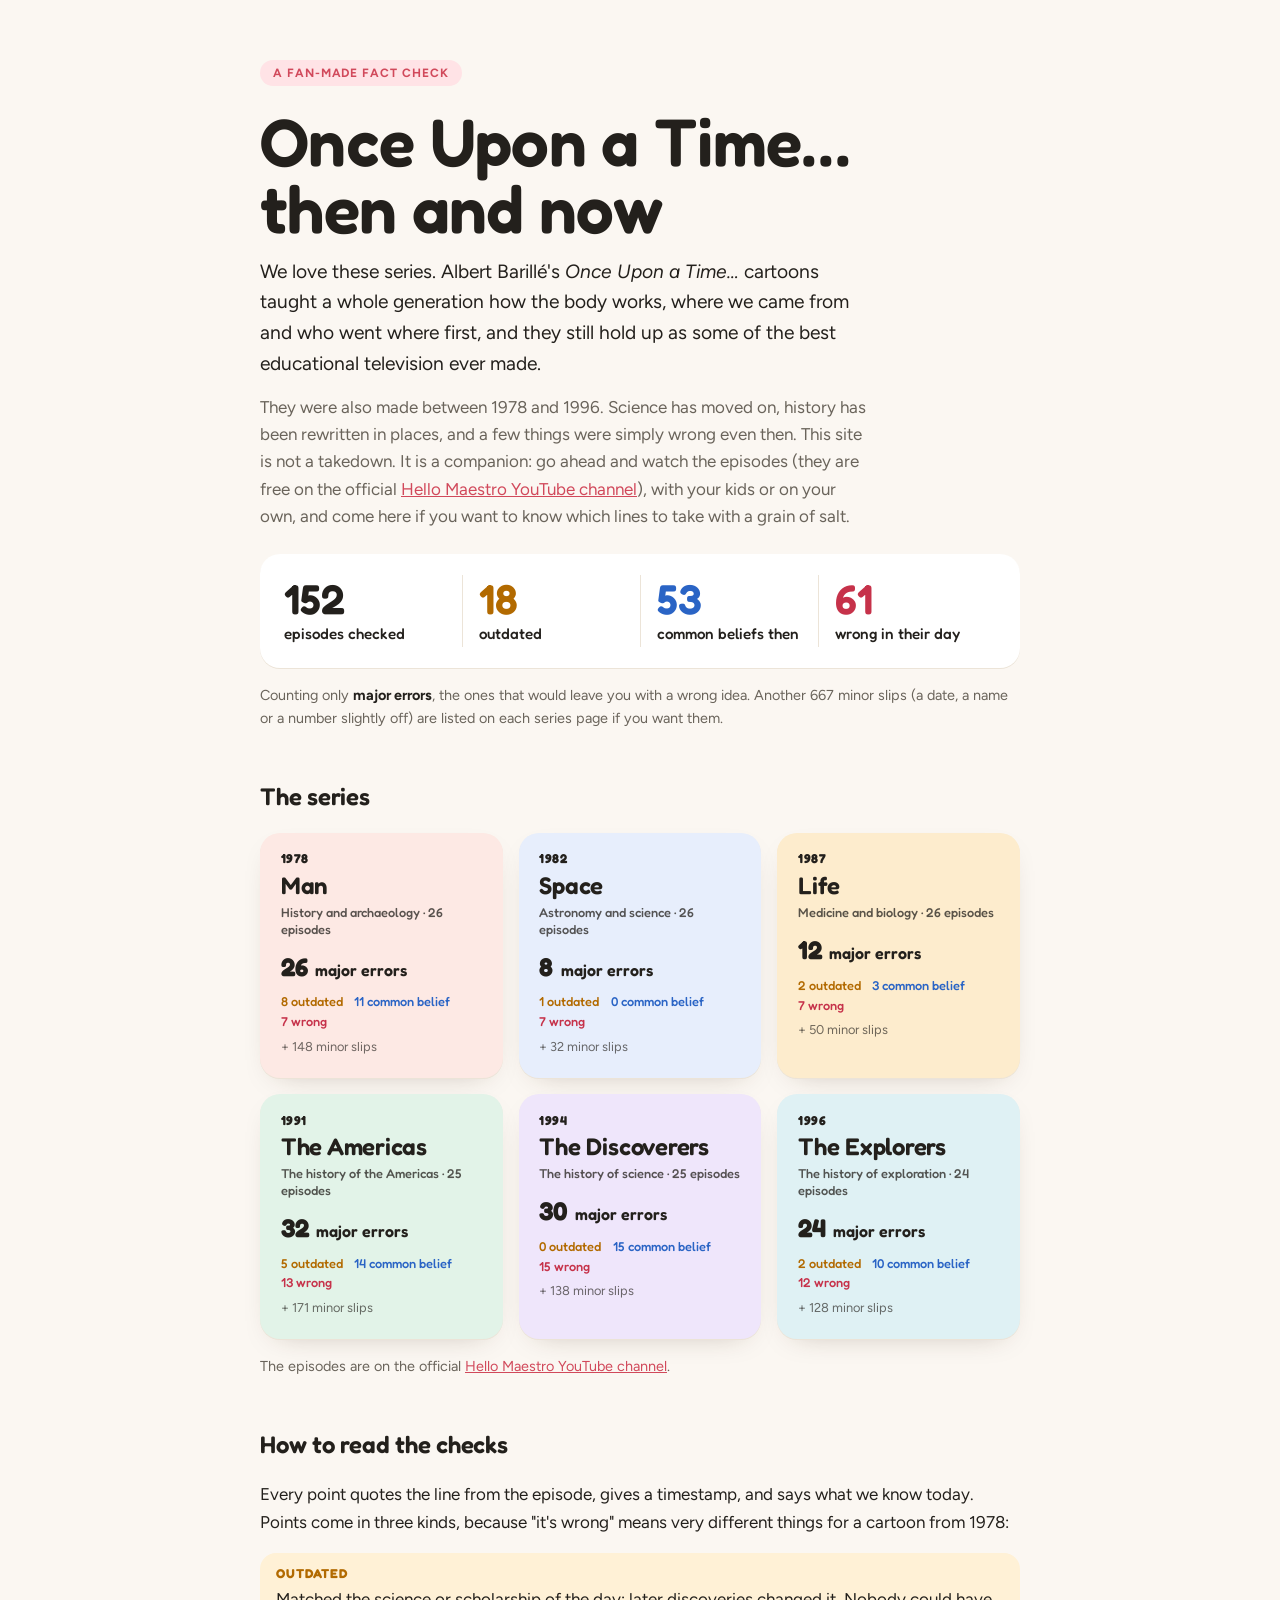
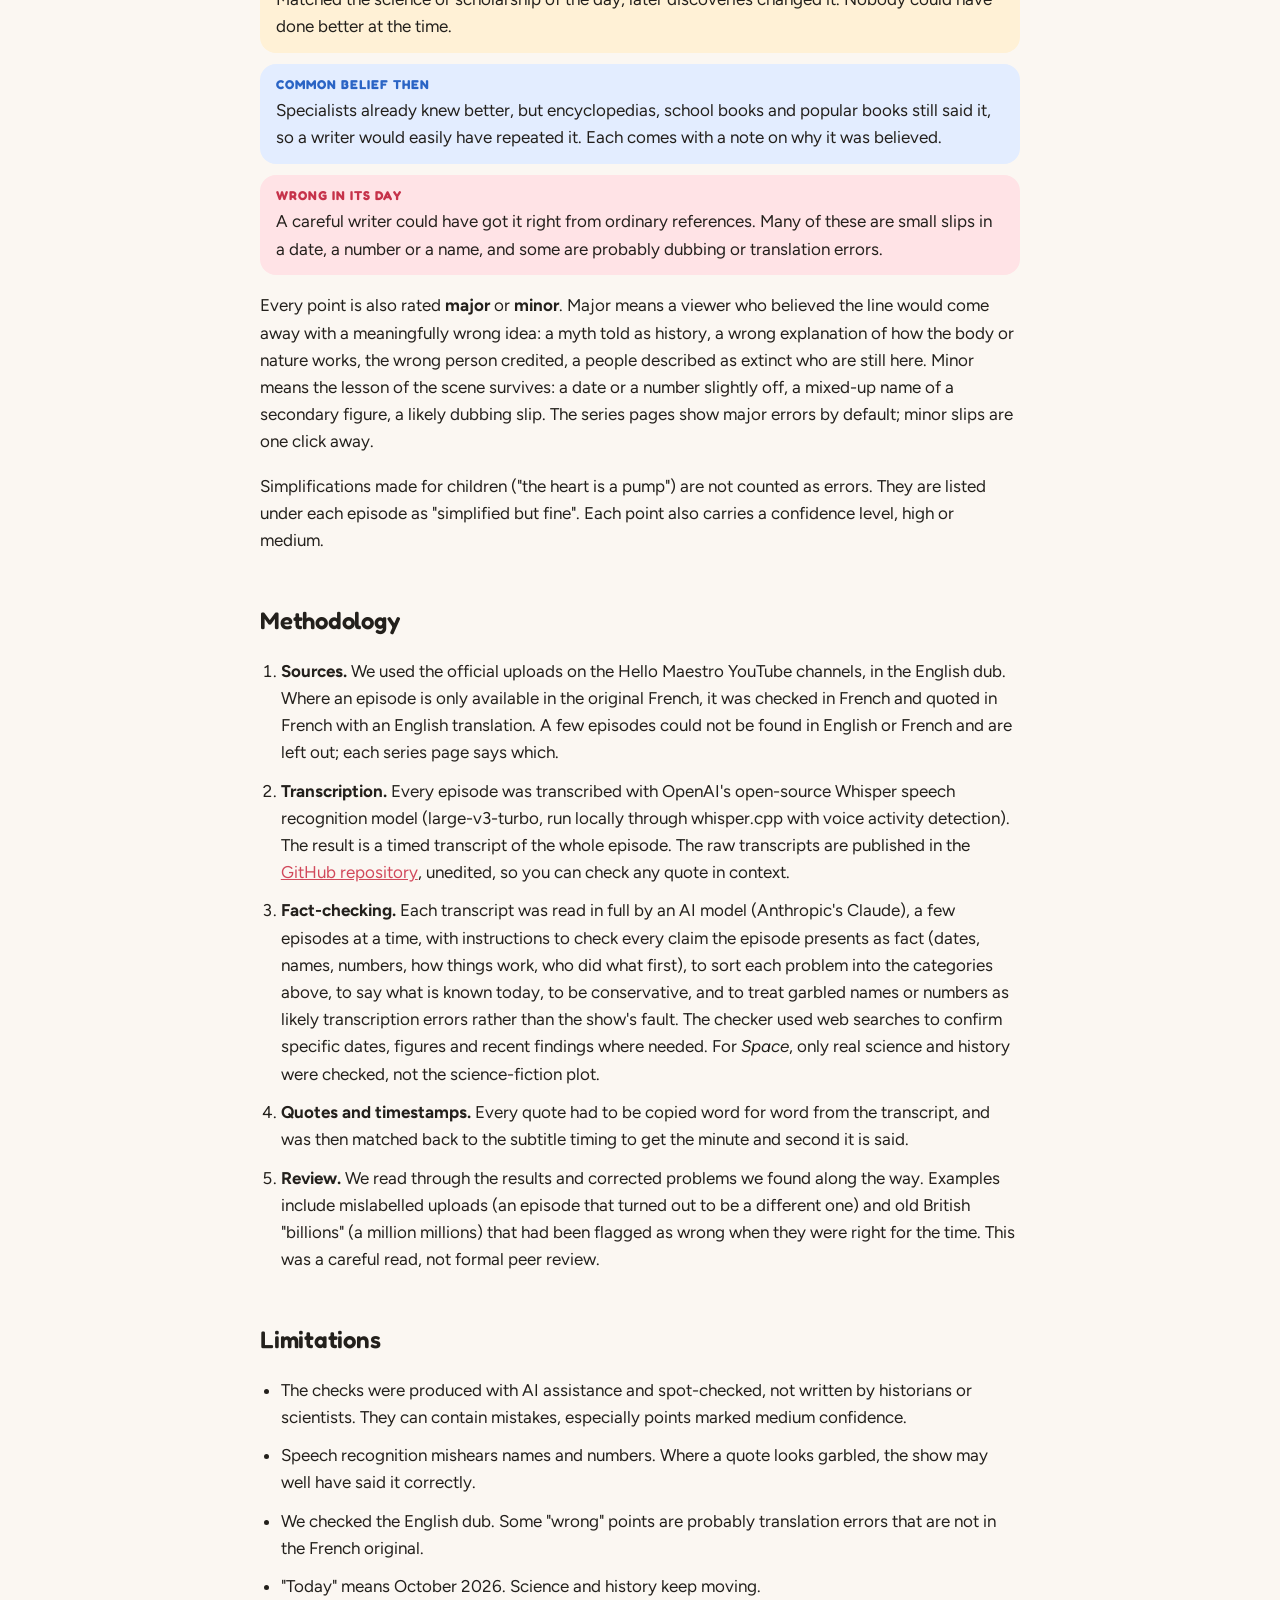
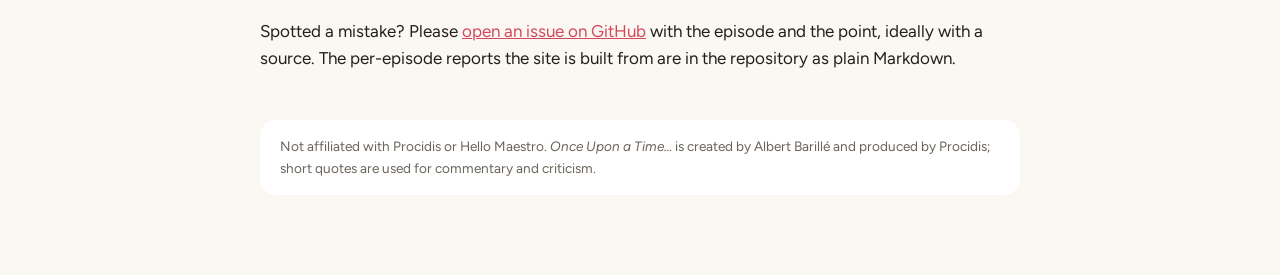
<file: docs/index.html>
<!doctype html>
<html lang="en"><meta charset="utf-8"><meta name="viewport" content="width=device-width, initial-scale=1">
<title>Once Upon a Time Fact Check</title>
<meta name="description" content="A fan-made, episode-by-episode fact check of six Once Upon a Time... series by Albert Barillé.">
<link rel="preconnect" href="https://fonts.googleapis.com"><link rel="preconnect" href="https://fonts.gstatic.com" crossorigin>
<link rel="stylesheet" href="https://fonts.googleapis.com/css2?family=Fredoka:wght@500;600&family=Figtree:ital,wght@0,400;0,600;0,700;1,400&display=swap">
<link rel="stylesheet" href="style.css">
<body>
<div class="wrap">
  <p class="kicker">A fan-made fact check</p>
  <h1>Once Upon a Time… then and now</h1>
  <p class="lede big">We love these series. Albert Barillé's <em>Once Upon a Time…</em> cartoons taught a whole generation how the body works, where we came from and who went where first, and they still hold up as some of the best educational television ever made.</p>
  <p class="lede">They were also made between 1978 and 1996. Science has moved on, history has been rewritten in places, and a few things were simply wrong even then. This site is not a takedown. It is a companion: go ahead and watch the episodes (they are free on the official <a href="https://www.youtube.com/@onceuponatimechannel">Hello Maestro YouTube channel</a>), with your kids or on your own, and come here if you want to know which lines to take with a grain of salt.</p>
  <div class="tally"><span><b>152</b>episodes checked</span><span class="o"><b>18</b>outdated</span><span class="c"><b>53</b>common beliefs then</span><span class="w"><b>61</b>wrong in their day</span></div>
  <p class="key">Counting only <strong>major errors</strong>, the ones that would leave you with a wrong idea. Another 667 minor slips (a date, a name or a number slightly off) are listed on each series page if you want them.</p>
  <h2 class="sec">The series</h2>
  <div class="cards"><a class="card" href="man.html">
  <span class="card-year">1978</span>
  <h3>Man</h3>
  <span class="card-topic">History and archaeology · 26 episodes</span>
  <span class="card-major"><b>26</b> major errors</span>
  <span class="card-n"><span class="o">8 outdated</span><span class="c">11 common belief</span><span class="w">7 wrong</span></span>
  <span class="card-minor">+ 148 minor slips</span>
</a><a class="card" href="space.html">
  <span class="card-year">1982</span>
  <h3>Space</h3>
  <span class="card-topic">Astronomy and science · 26 episodes</span>
  <span class="card-major"><b>8</b> major errors</span>
  <span class="card-n"><span class="o">1 outdated</span><span class="c">0 common belief</span><span class="w">7 wrong</span></span>
  <span class="card-minor">+ 32 minor slips</span>
</a><a class="card" href="life.html">
  <span class="card-year">1987</span>
  <h3>Life</h3>
  <span class="card-topic">Medicine and biology · 26 episodes</span>
  <span class="card-major"><b>12</b> major errors</span>
  <span class="card-n"><span class="o">2 outdated</span><span class="c">3 common belief</span><span class="w">7 wrong</span></span>
  <span class="card-minor">+ 50 minor slips</span>
</a><a class="card" href="americas.html">
  <span class="card-year">1991</span>
  <h3>The Americas</h3>
  <span class="card-topic">The history of the Americas · 25 episodes</span>
  <span class="card-major"><b>32</b> major errors</span>
  <span class="card-n"><span class="o">5 outdated</span><span class="c">14 common belief</span><span class="w">13 wrong</span></span>
  <span class="card-minor">+ 171 minor slips</span>
</a><a class="card" href="discoverers.html">
  <span class="card-year">1994</span>
  <h3>The Discoverers</h3>
  <span class="card-topic">The history of science · 25 episodes</span>
  <span class="card-major"><b>30</b> major errors</span>
  <span class="card-n"><span class="o">0 outdated</span><span class="c">15 common belief</span><span class="w">15 wrong</span></span>
  <span class="card-minor">+ 138 minor slips</span>
</a><a class="card" href="explorers.html">
  <span class="card-year">1996</span>
  <h3>The Explorers</h3>
  <span class="card-topic">The history of exploration · 24 episodes</span>
  <span class="card-major"><b>24</b> major errors</span>
  <span class="card-n"><span class="o">2 outdated</span><span class="c">10 common belief</span><span class="w">12 wrong</span></span>
  <span class="card-minor">+ 128 minor slips</span>
</a></div>
  <p class="key">The episodes are on the official <a href="https://www.youtube.com/@onceuponatimechannel">Hello Maestro YouTube channel</a>.</p>

  <h2 class="sec">How to read the checks</h2>
  <p>Every point quotes the line from the episode, gives a timestamp, and says what we know today. Points come in three kinds, because "it's wrong" means very different things for a cartoon from 1978:</p>
  <dl class="kinds">
    <div class="outdated"><dt>Outdated</dt><dd>Matched the science or scholarship of the day; later discoveries changed it. Nobody could have done better at the time.</dd></div>
    <div class="common"><dt>Common belief then</dt><dd>Specialists already knew better, but encyclopedias, school books and popular books still said it, so a writer would easily have repeated it. Each comes with a note on why it was believed.</dd></div>
    <div class="wrong"><dt>Wrong in its day</dt><dd>A careful writer could have got it right from ordinary references. Many of these are small slips in a date, a number or a name, and some are probably dubbing or translation errors.</dd></div>
  </dl>
  <p>Every point is also rated <strong>major</strong> or <strong>minor</strong>. Major means a viewer who believed the line would come away with a meaningfully wrong idea: a myth told as history, a wrong explanation of how the body or nature works, the wrong person credited, a people described as extinct who are still here. Minor means the lesson of the scene survives: a date or a number slightly off, a mixed-up name of a secondary figure, a likely dubbing slip. The series pages show major errors by default; minor slips are one click away.</p>
  <p>Simplifications made for children ("the heart is a pump") are not counted as errors. They are listed under each episode as "simplified but fine". Each point also carries a confidence level, high or medium.</p>

  <h2 class="sec" id="method">Methodology</h2>
  <ol class="steps">
    <li><strong>Sources.</strong> We used the official uploads on the Hello Maestro YouTube channels, in the English dub. Where an episode is only available in the original French, it was checked in French and quoted in French with an English translation. A few episodes could not be found in English or French and are left out; each series page says which.</li>
    <li><strong>Transcription.</strong> Every episode was transcribed with OpenAI's open-source Whisper speech recognition model (large-v3-turbo, run locally through whisper.cpp with voice activity detection). The result is a timed transcript of the whole episode. The raw transcripts are published in the <a href="https://github.com/shivan2418/once-upon-a-time-fact-check/tree/main/transcripts">GitHub repository</a>, unedited, so you can check any quote in context.</li>
    <li><strong>Fact-checking.</strong> Each transcript was read in full by an AI model (Anthropic's Claude), a few episodes at a time, with instructions to check every claim the episode presents as fact (dates, names, numbers, how things work, who did what first), to sort each problem into the categories above, to say what is known today, to be conservative, and to treat garbled names or numbers as likely transcription errors rather than the show's fault. The checker used web searches to confirm specific dates, figures and recent findings where needed. For <em>Space</em>, only real science and history were checked, not the science-fiction plot.</li>
    <li><strong>Quotes and timestamps.</strong> Every quote had to be copied word for word from the transcript, and was then matched back to the subtitle timing to get the minute and second it is said.</li>
    <li><strong>Review.</strong> We read through the results and corrected problems we found along the way. Examples include mislabelled uploads (an episode that turned out to be a different one) and old British "billions" (a million millions) that had been flagged as wrong when they were right for the time. This was a careful read, not formal peer review.</li>
  </ol>

  <h2 class="sec">Limitations</h2>
  <ul class="limits">
    <li>The checks were produced with AI assistance and spot-checked, not written by historians or scientists. They can contain mistakes, especially points marked medium confidence.</li>
    <li>Speech recognition mishears names and numbers. Where a quote looks garbled, the show may well have said it correctly.</li>
    <li>We checked the English dub. Some "wrong" points are probably translation errors that are not in the French original.</li>
    <li>"Today" means October 2026. Science and history keep moving.</li>
  </ul>
  <p>Spotted a mistake? Please <a href="https://github.com/shivan2418/once-upon-a-time-fact-check/issues">open an issue on GitHub</a> with the episode and the point, ideally with a source. The per-episode reports the site is built from are in the repository as plain Markdown.</p>
  <footer>Not affiliated with Procidis or Hello Maestro. <em>Once Upon a Time…</em> is created by Albert Barillé and produced by Procidis; short quotes are used for commentary and criticism.</footer>
</div>
</file>
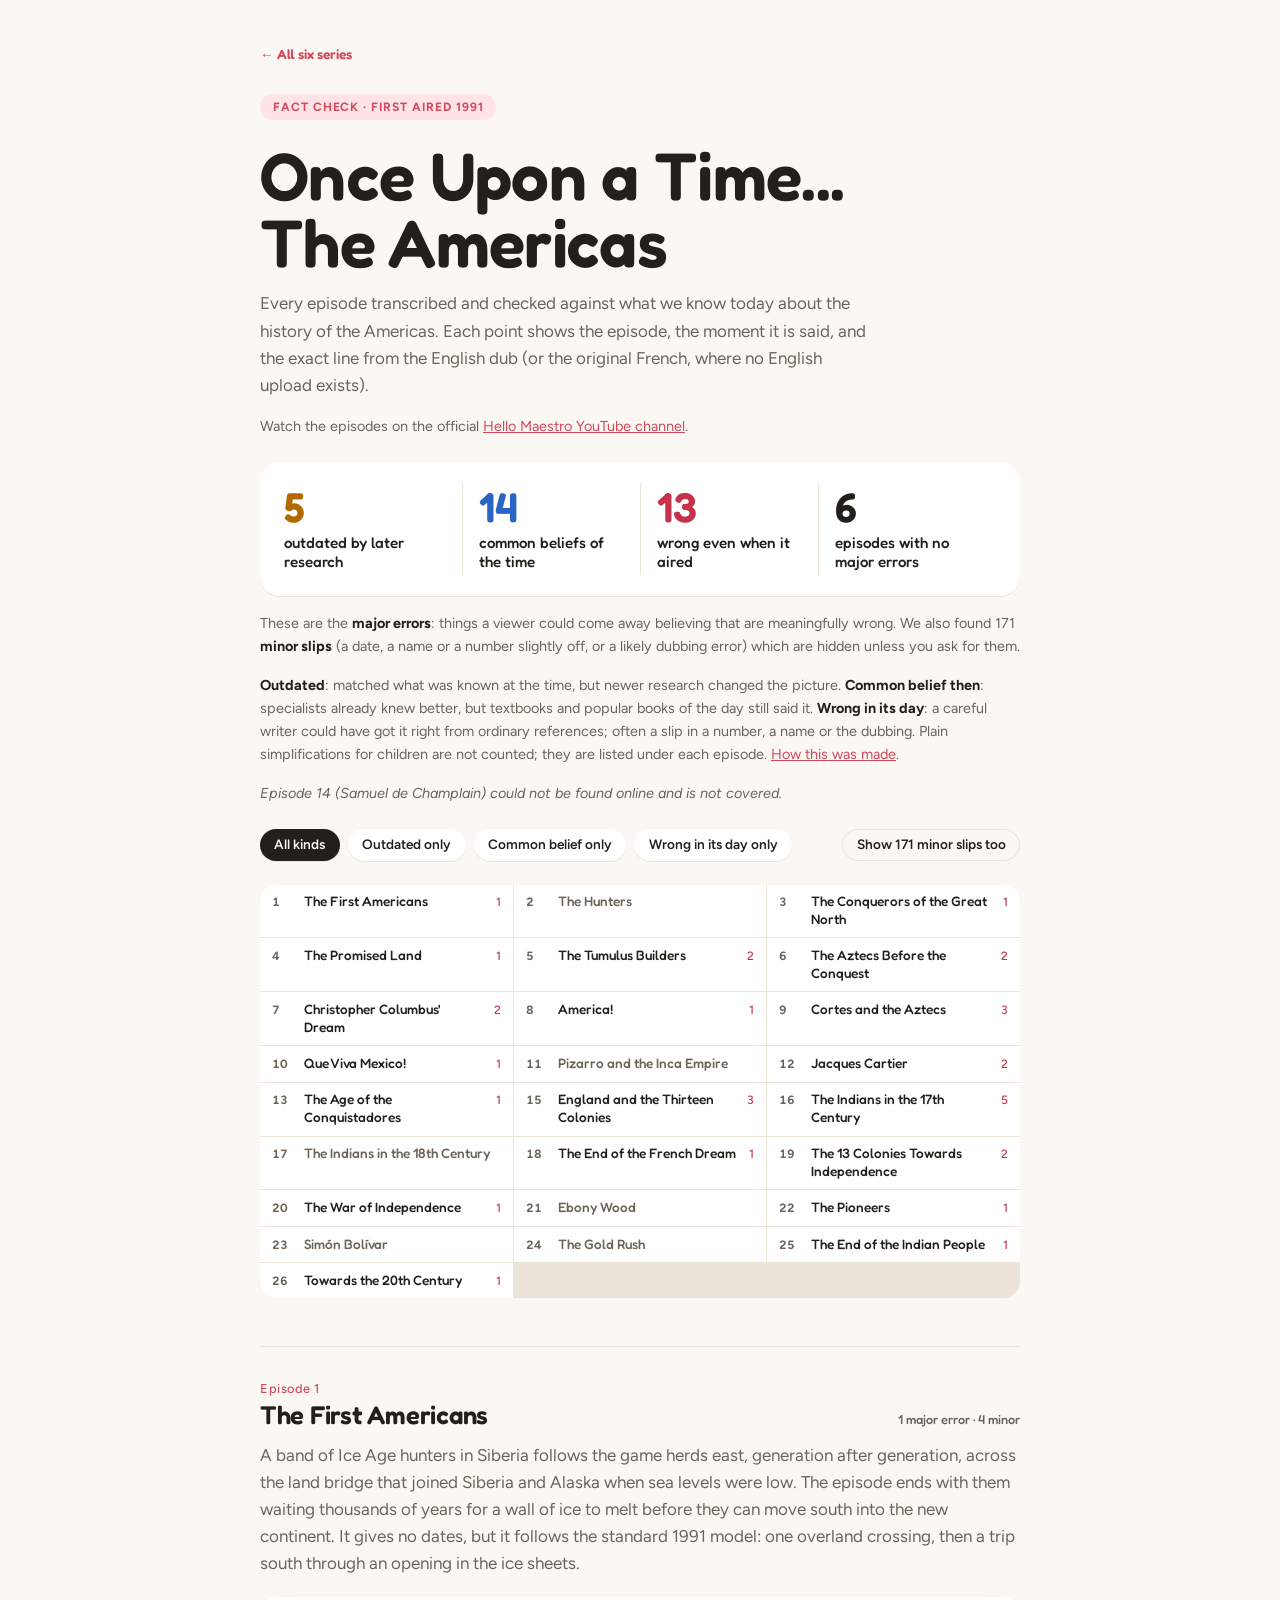
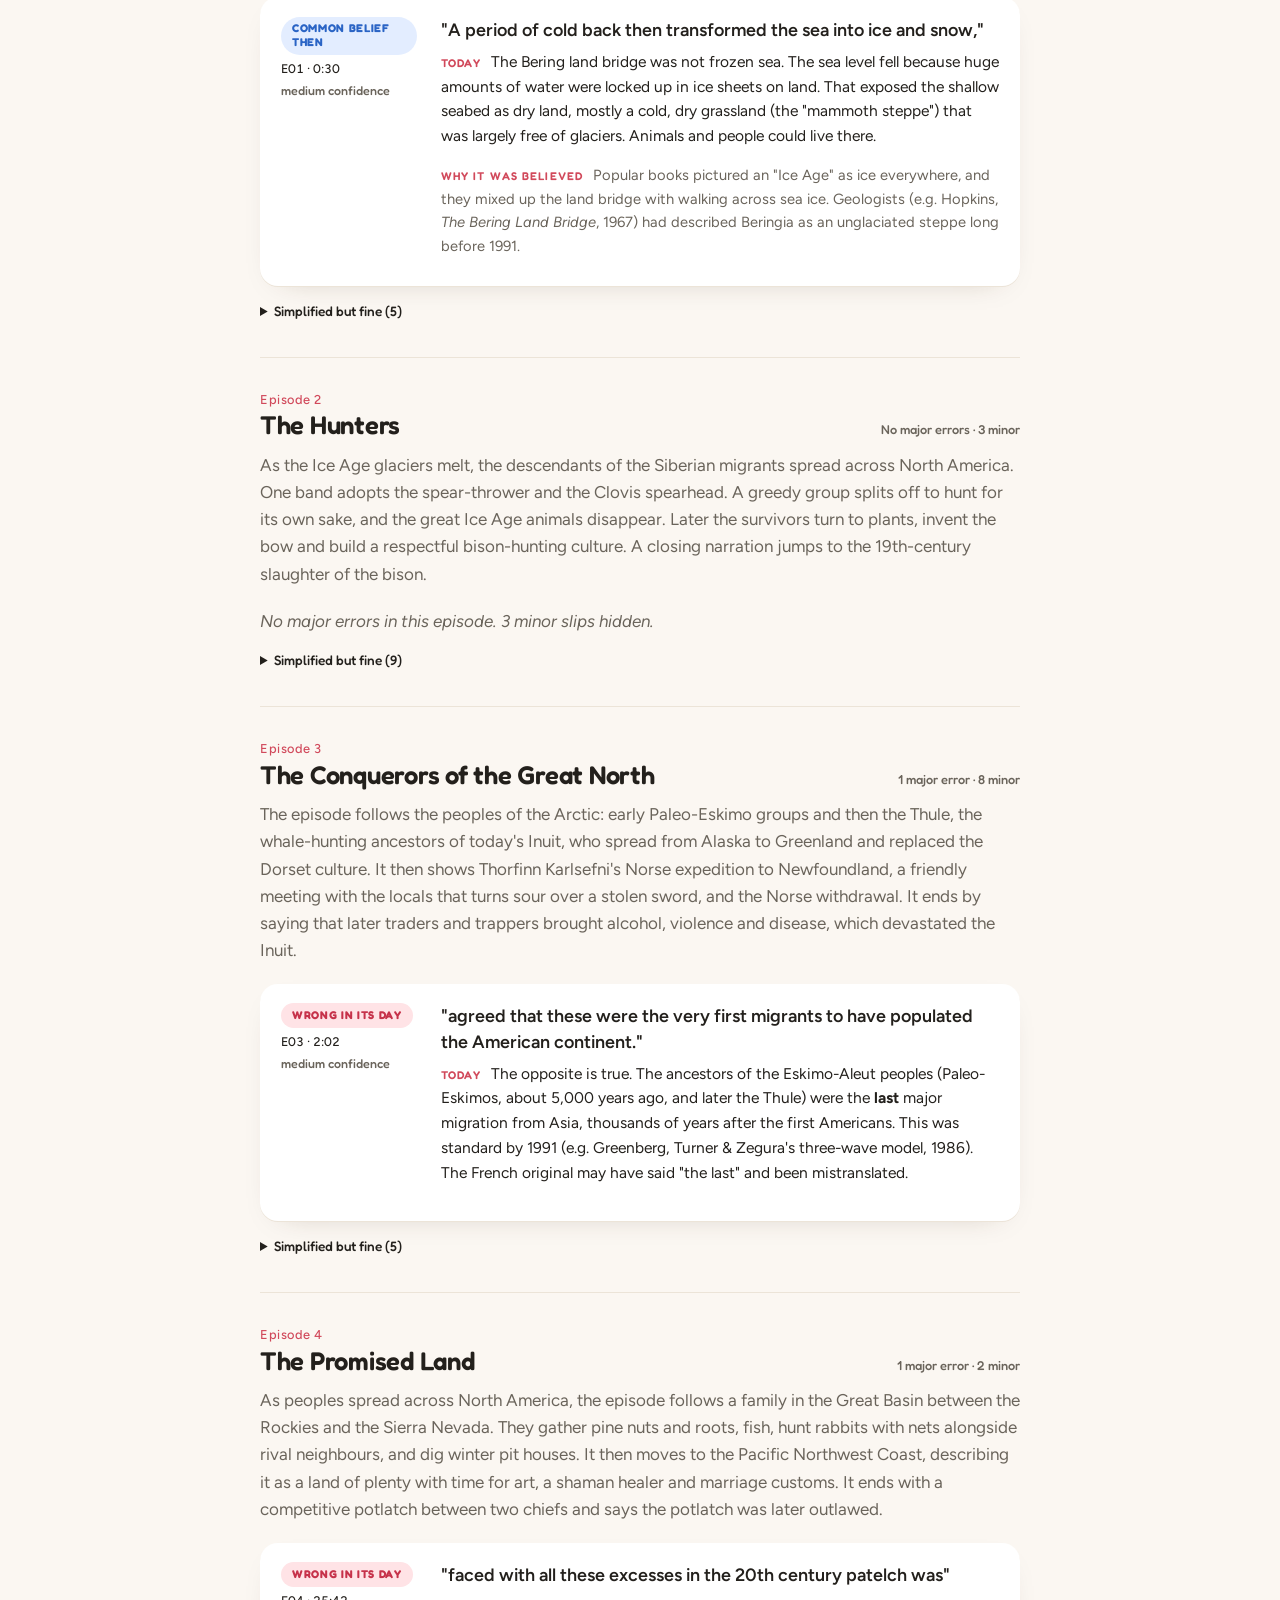
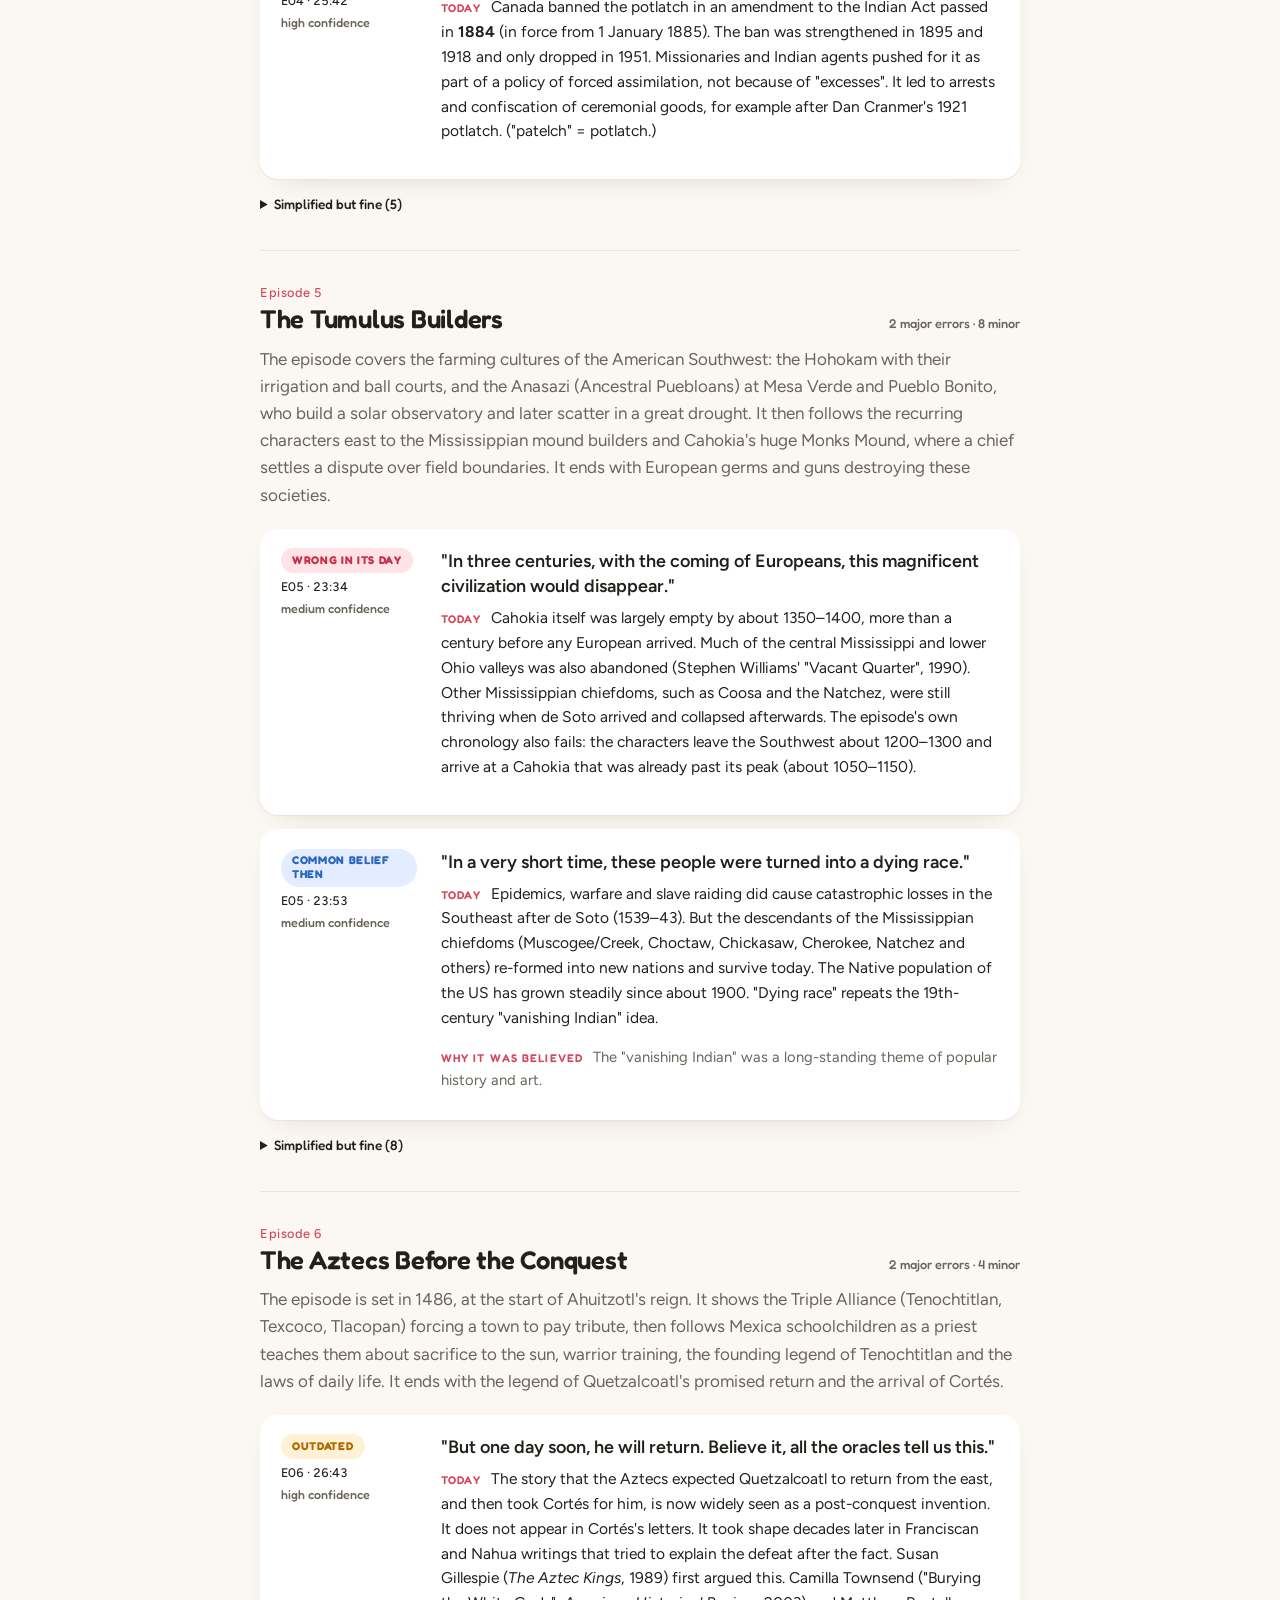
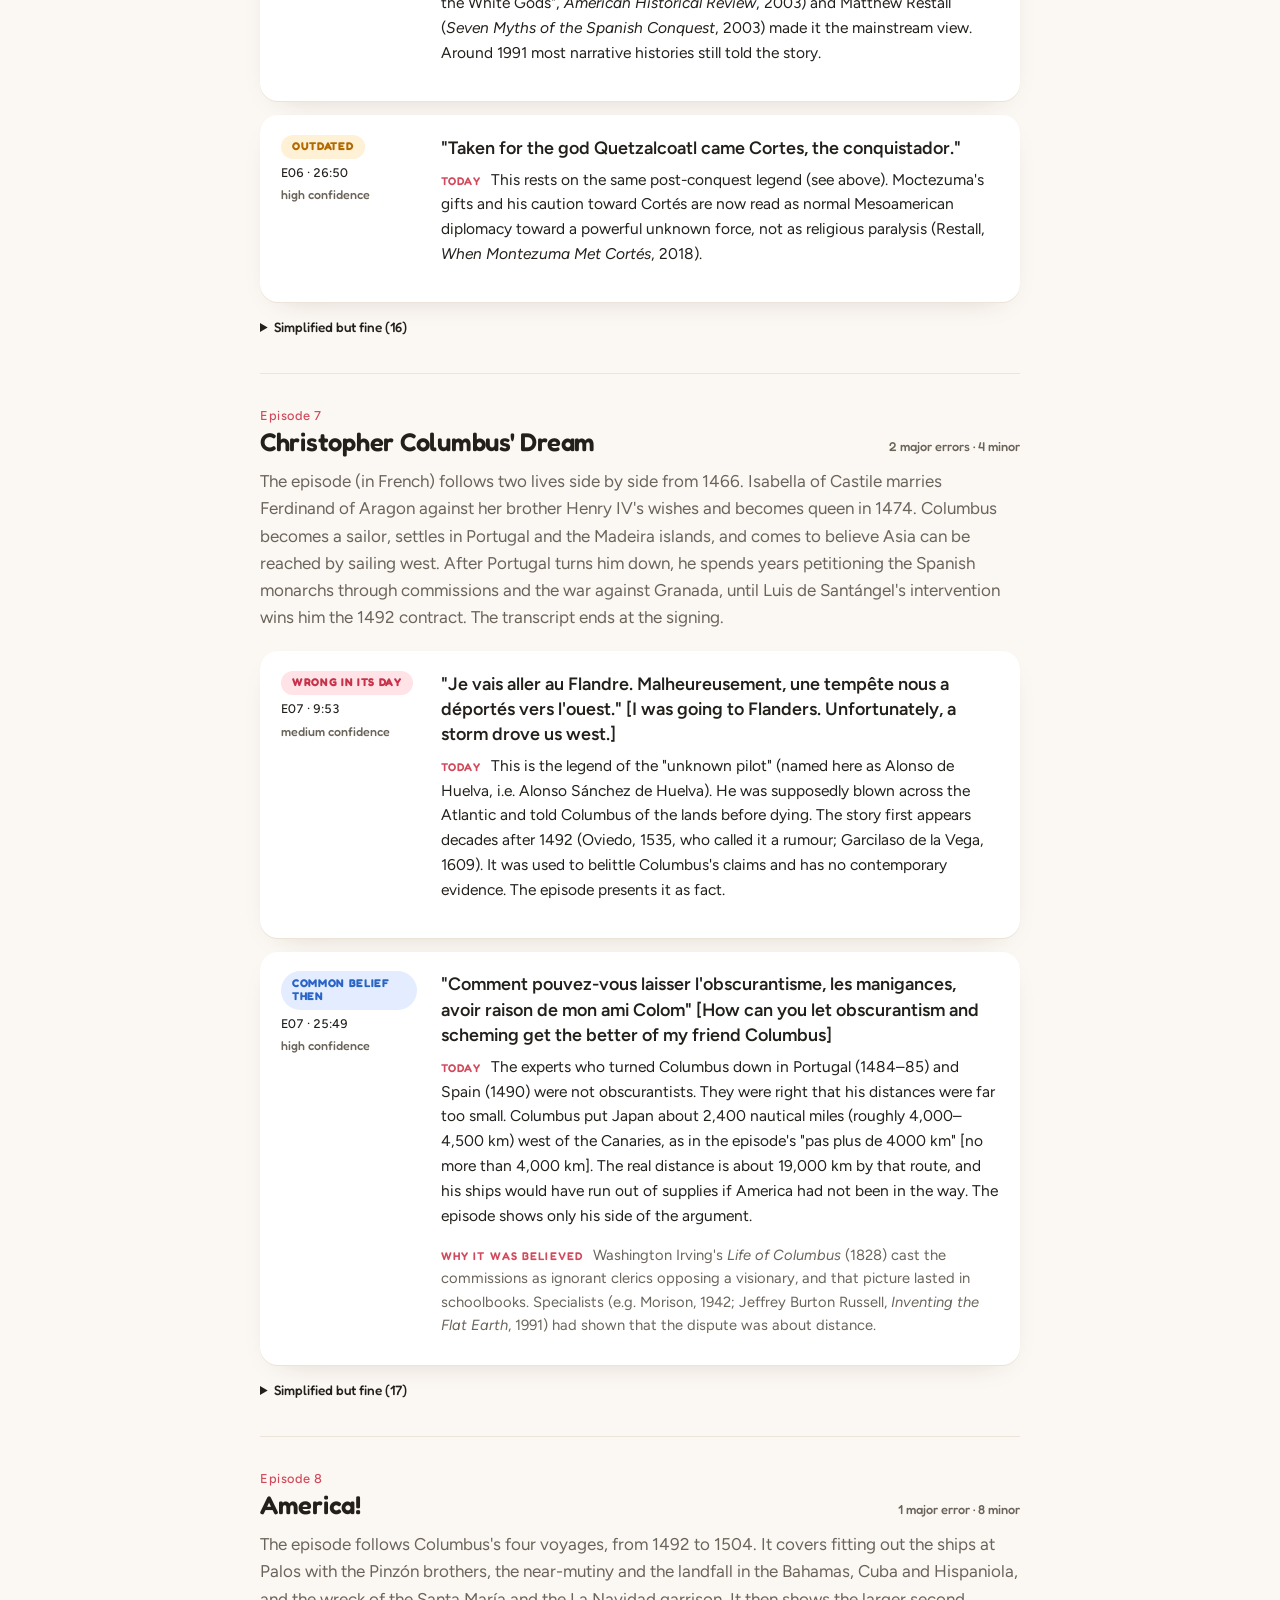
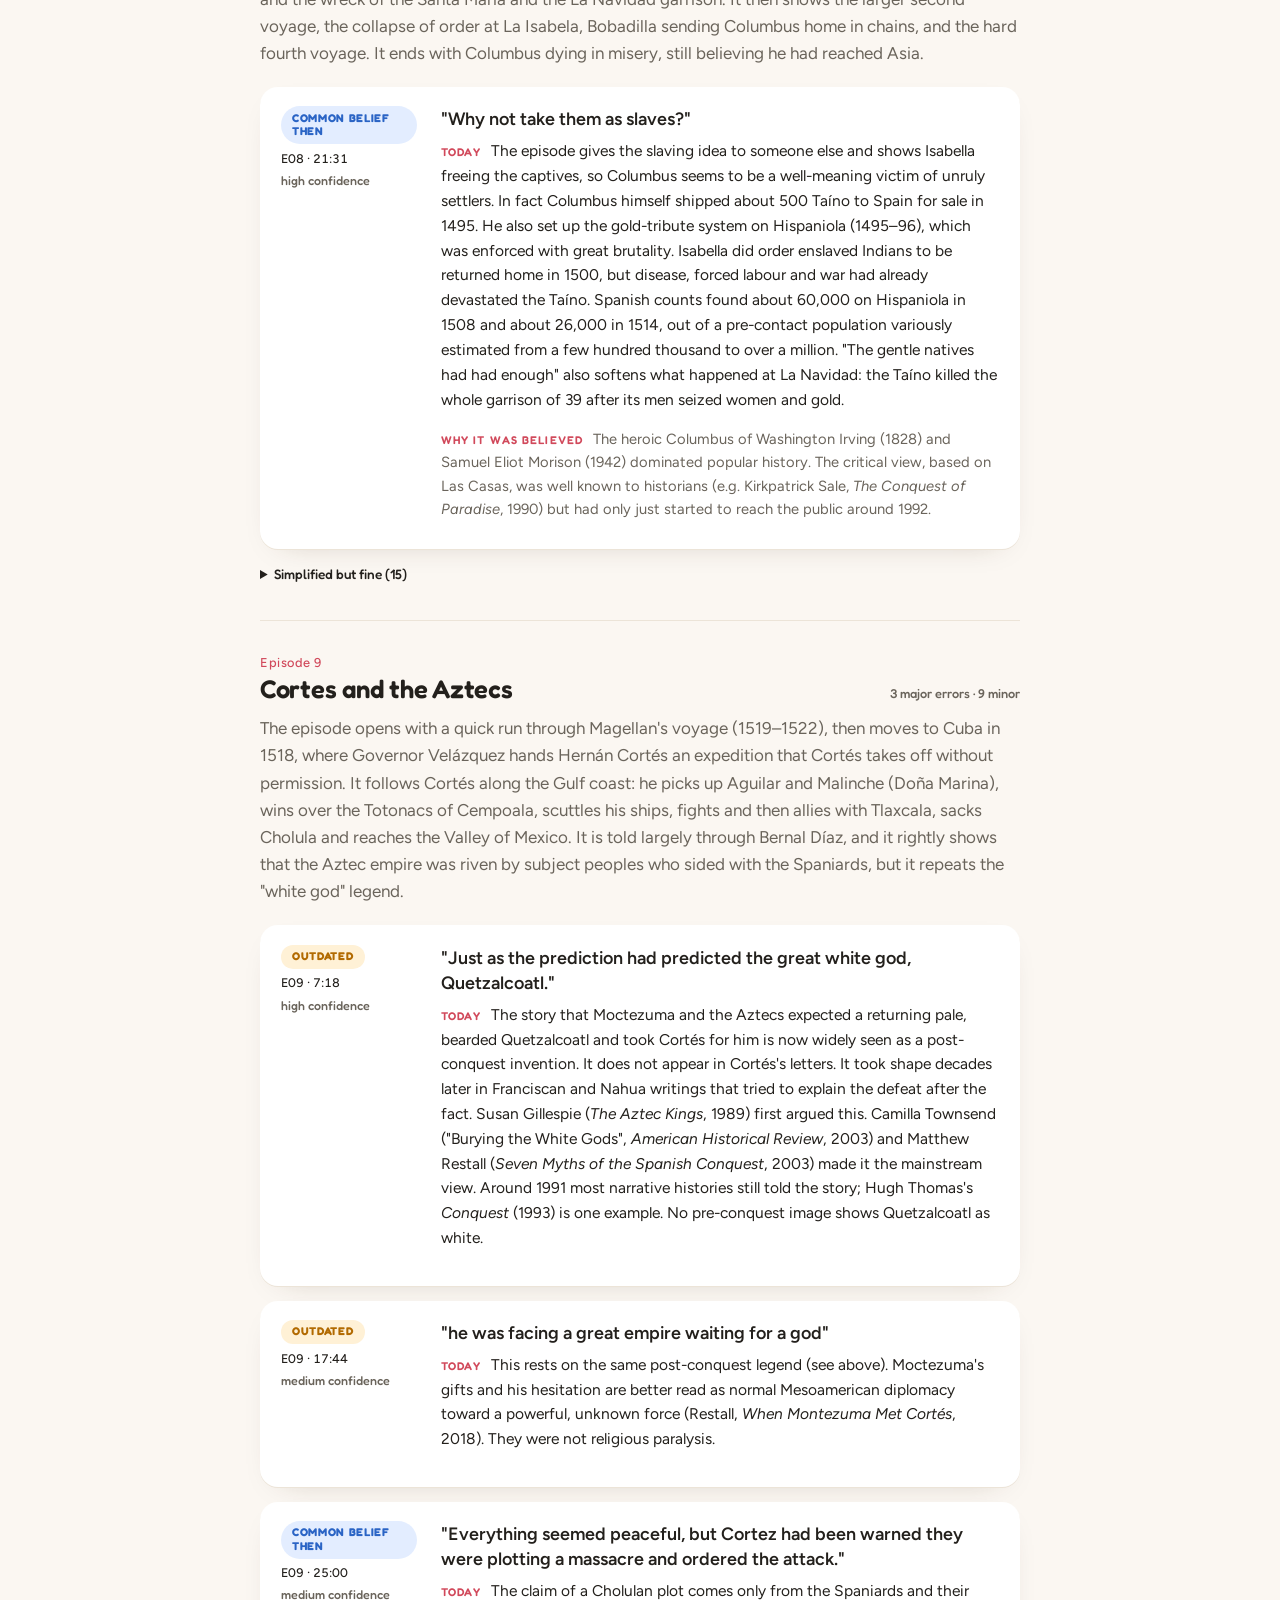
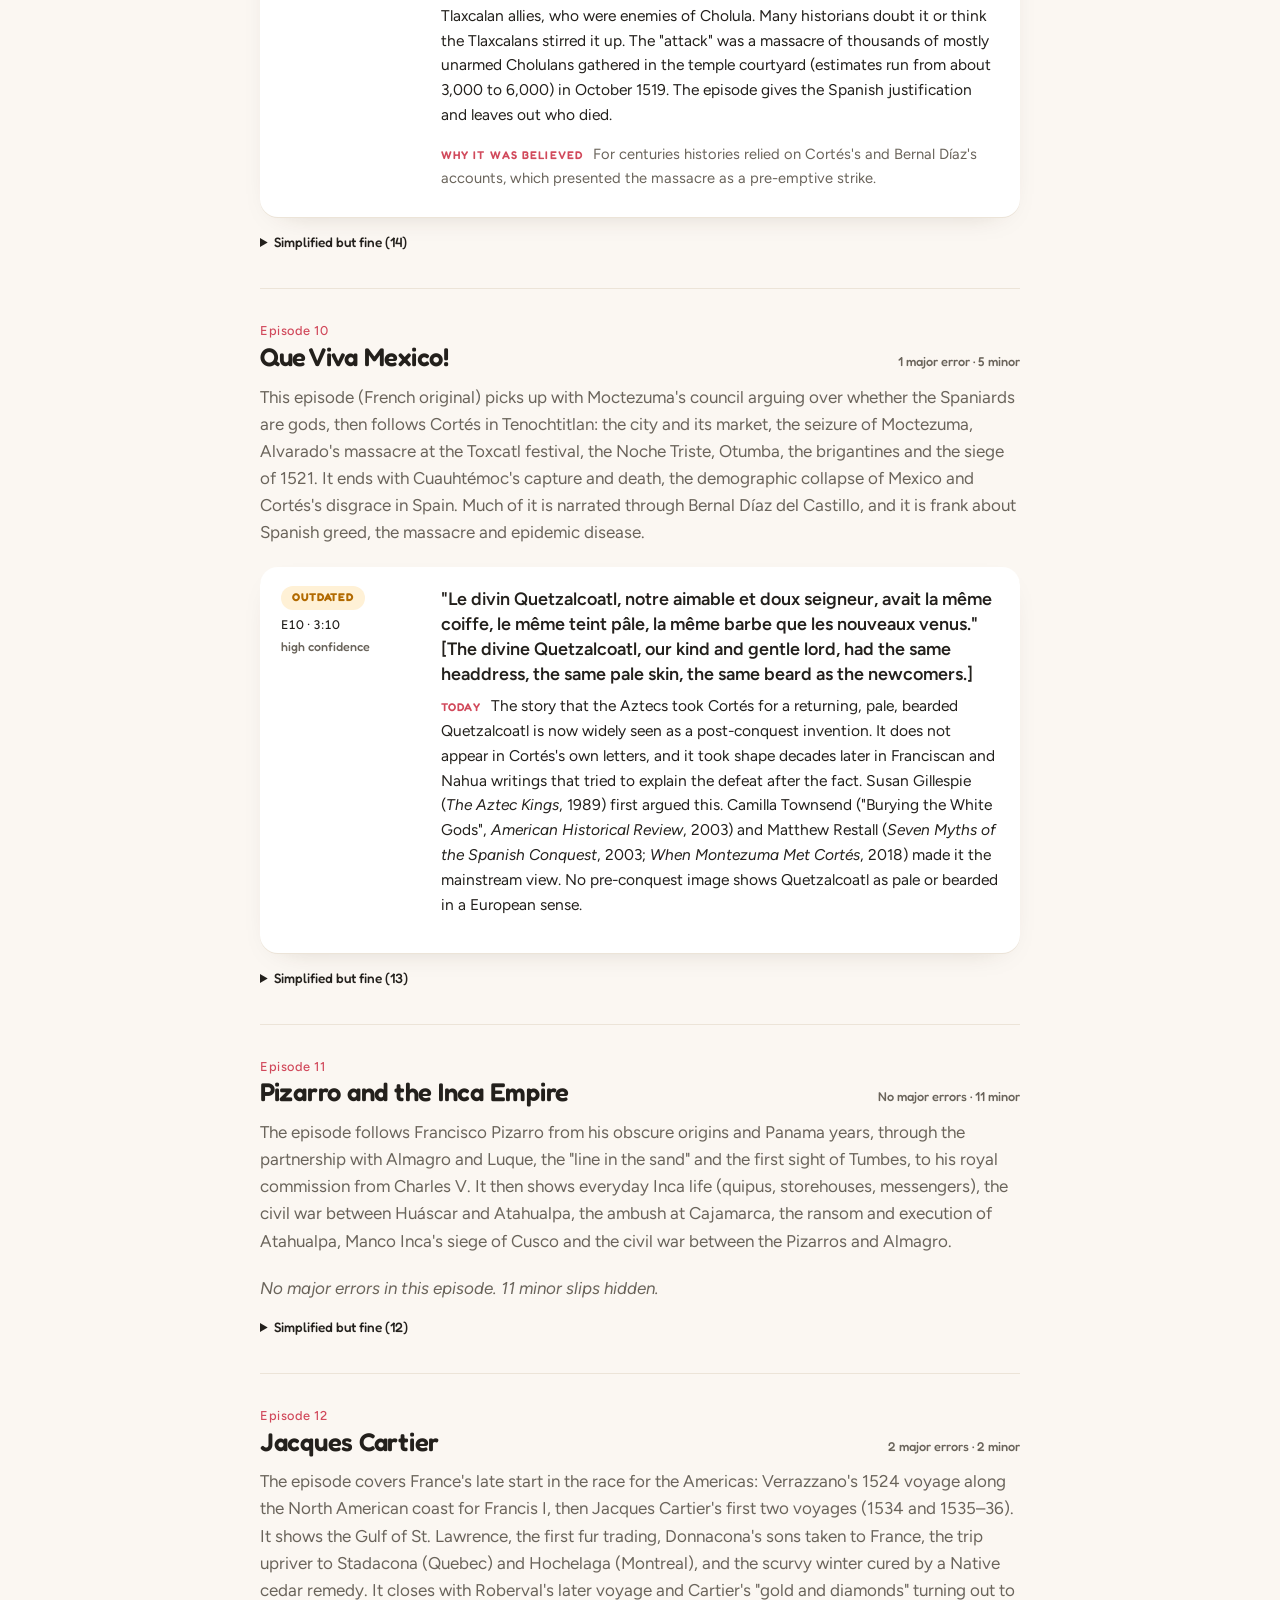
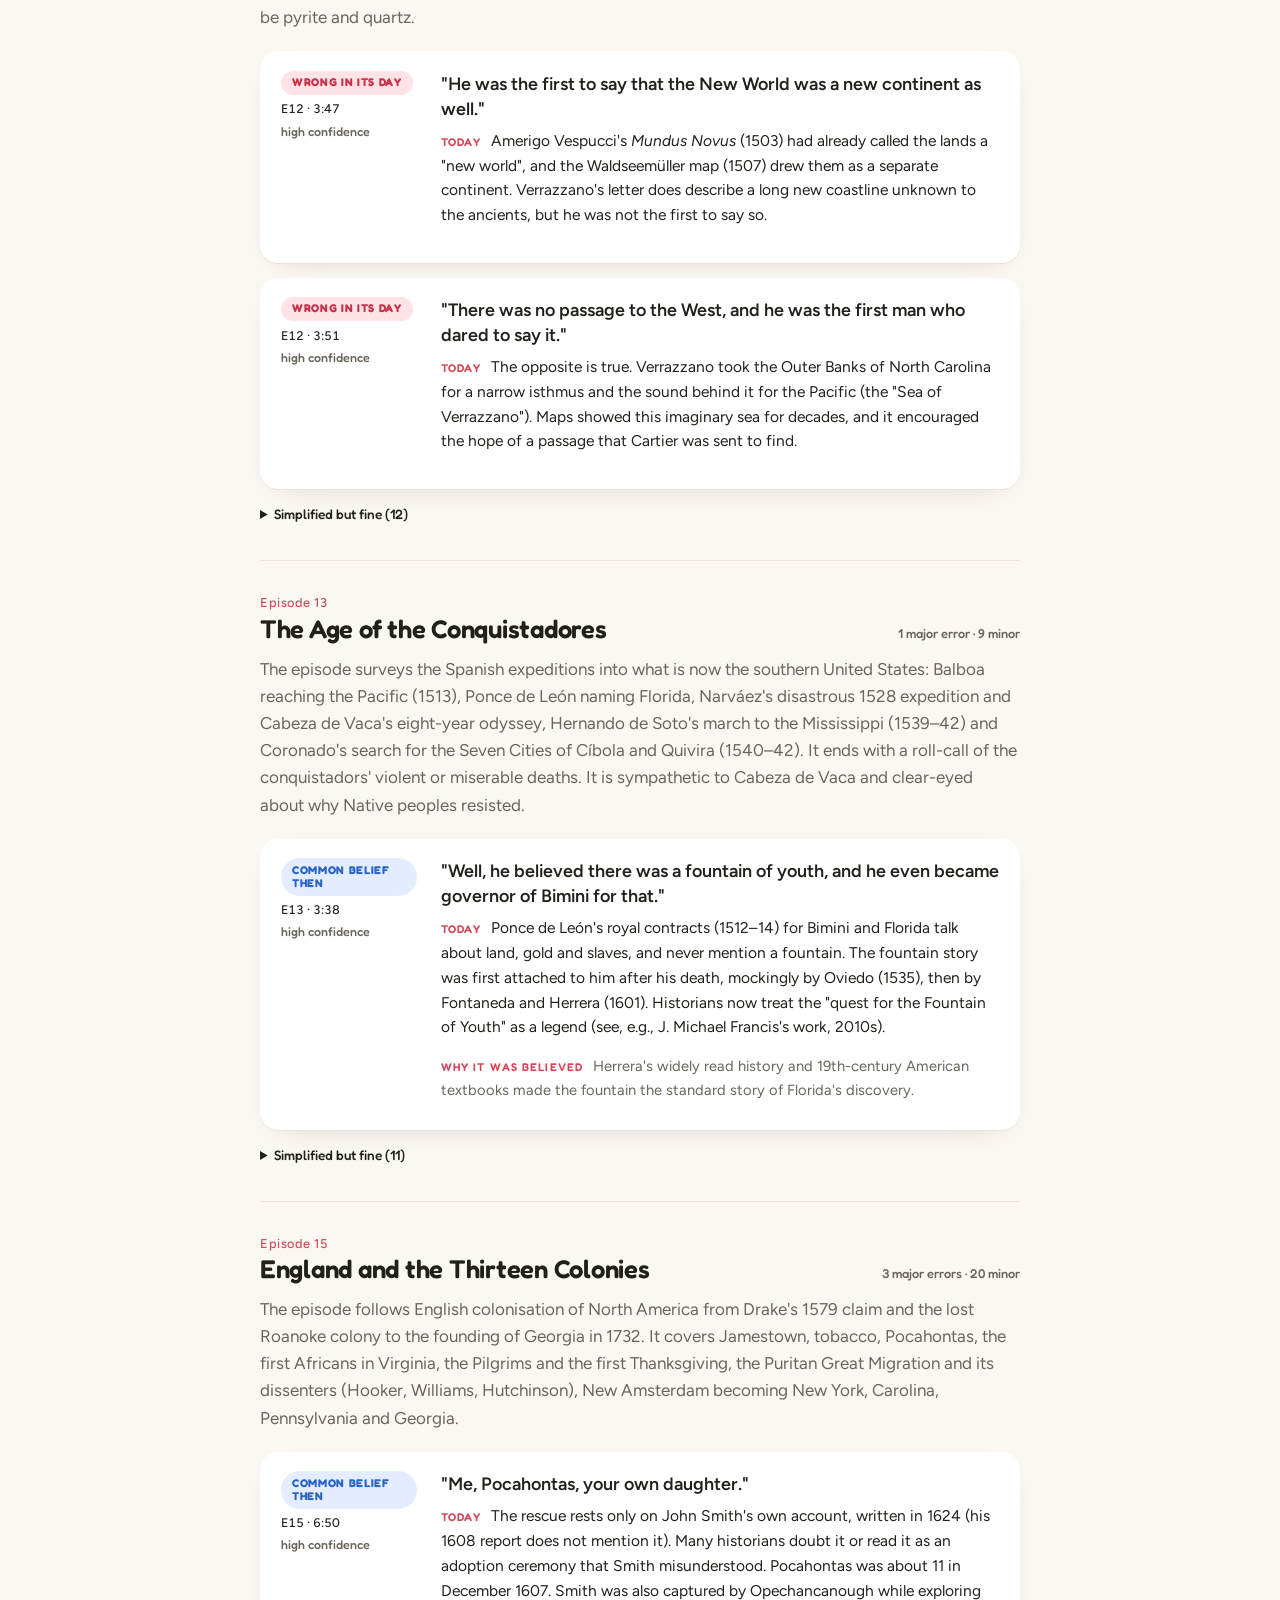
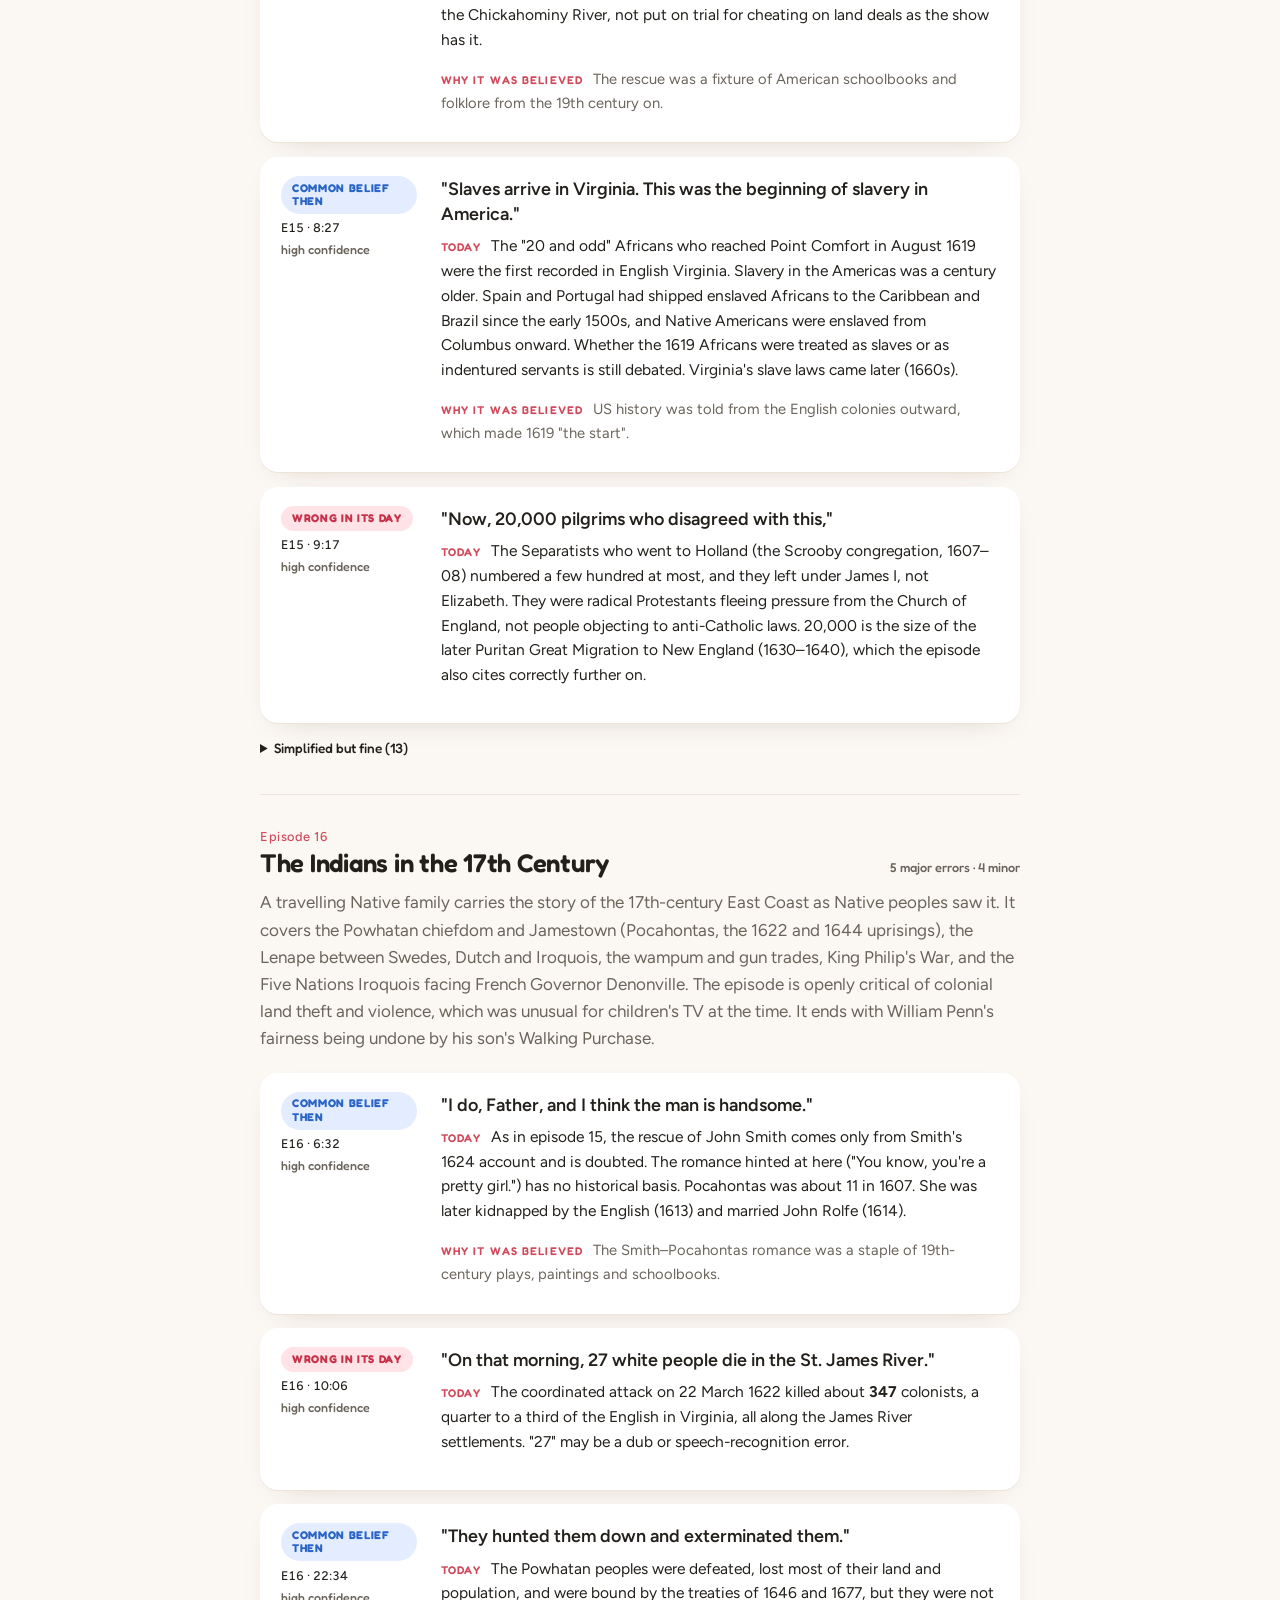
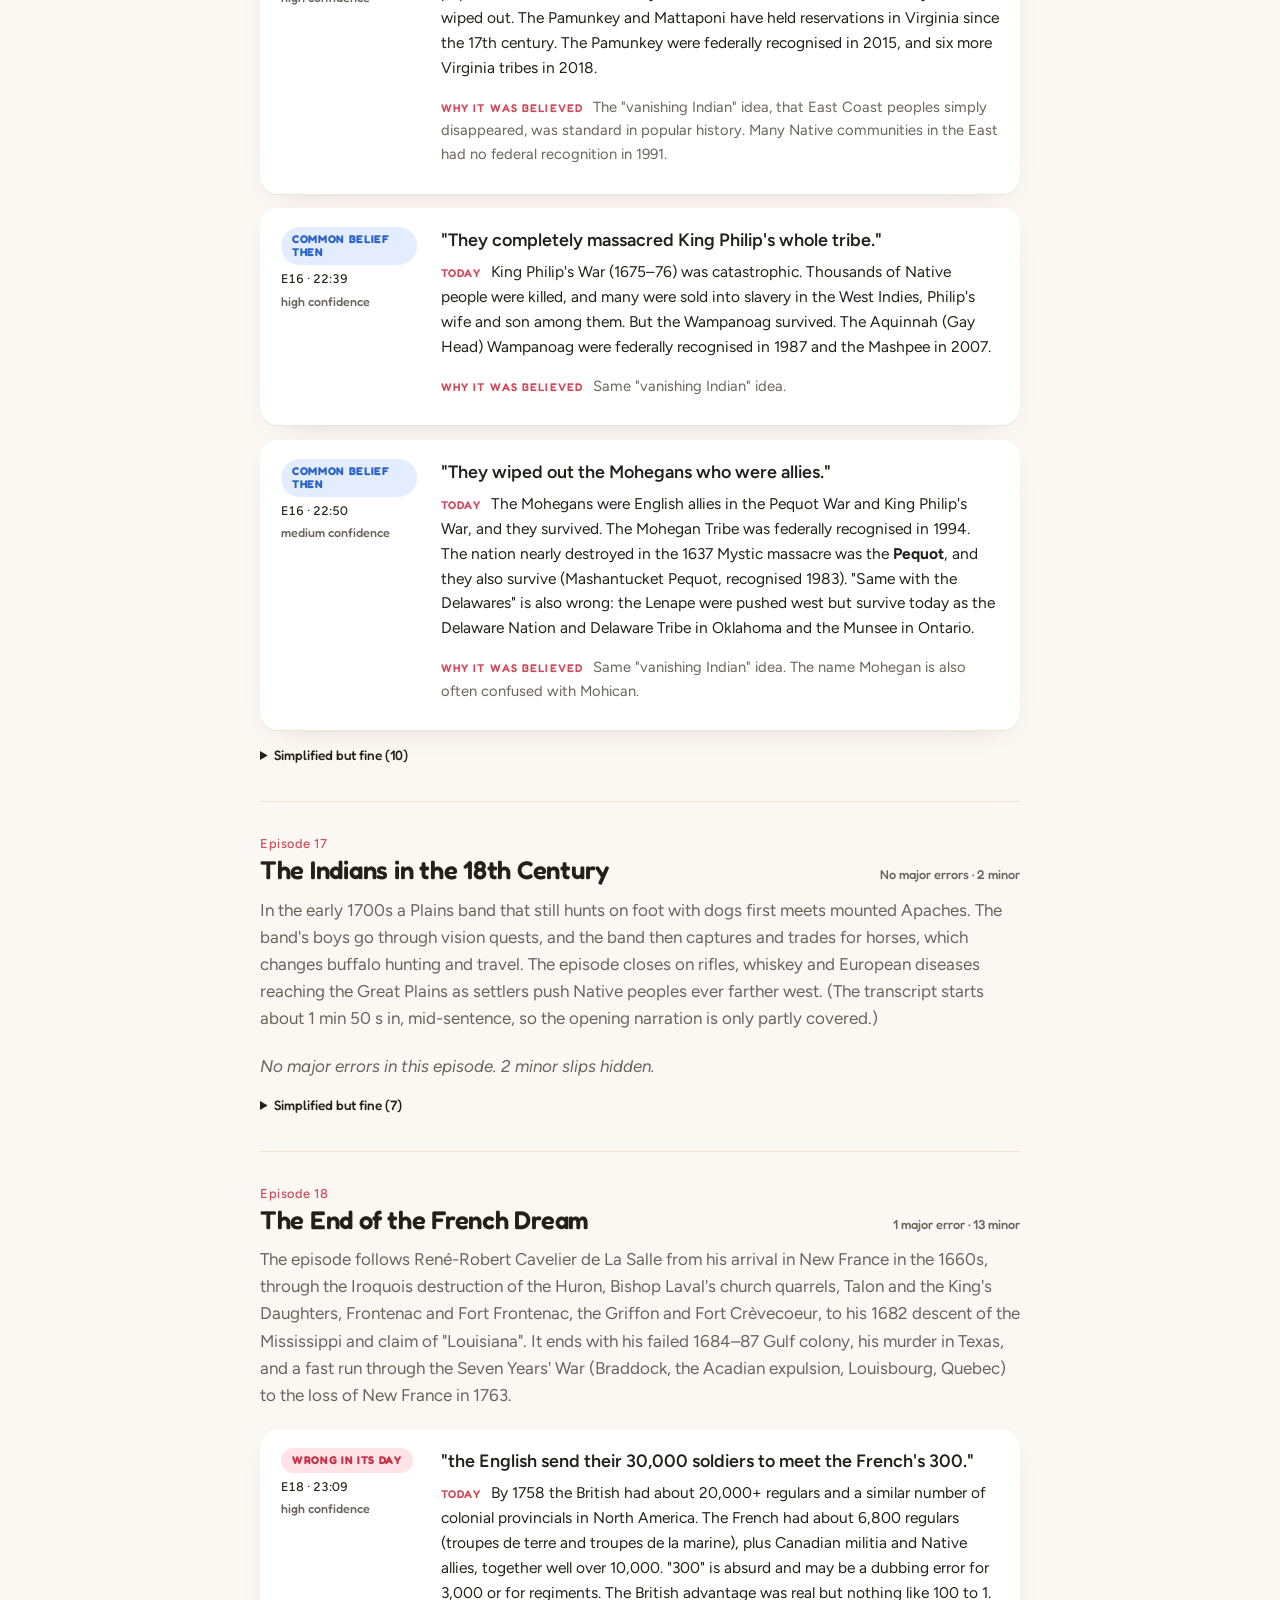
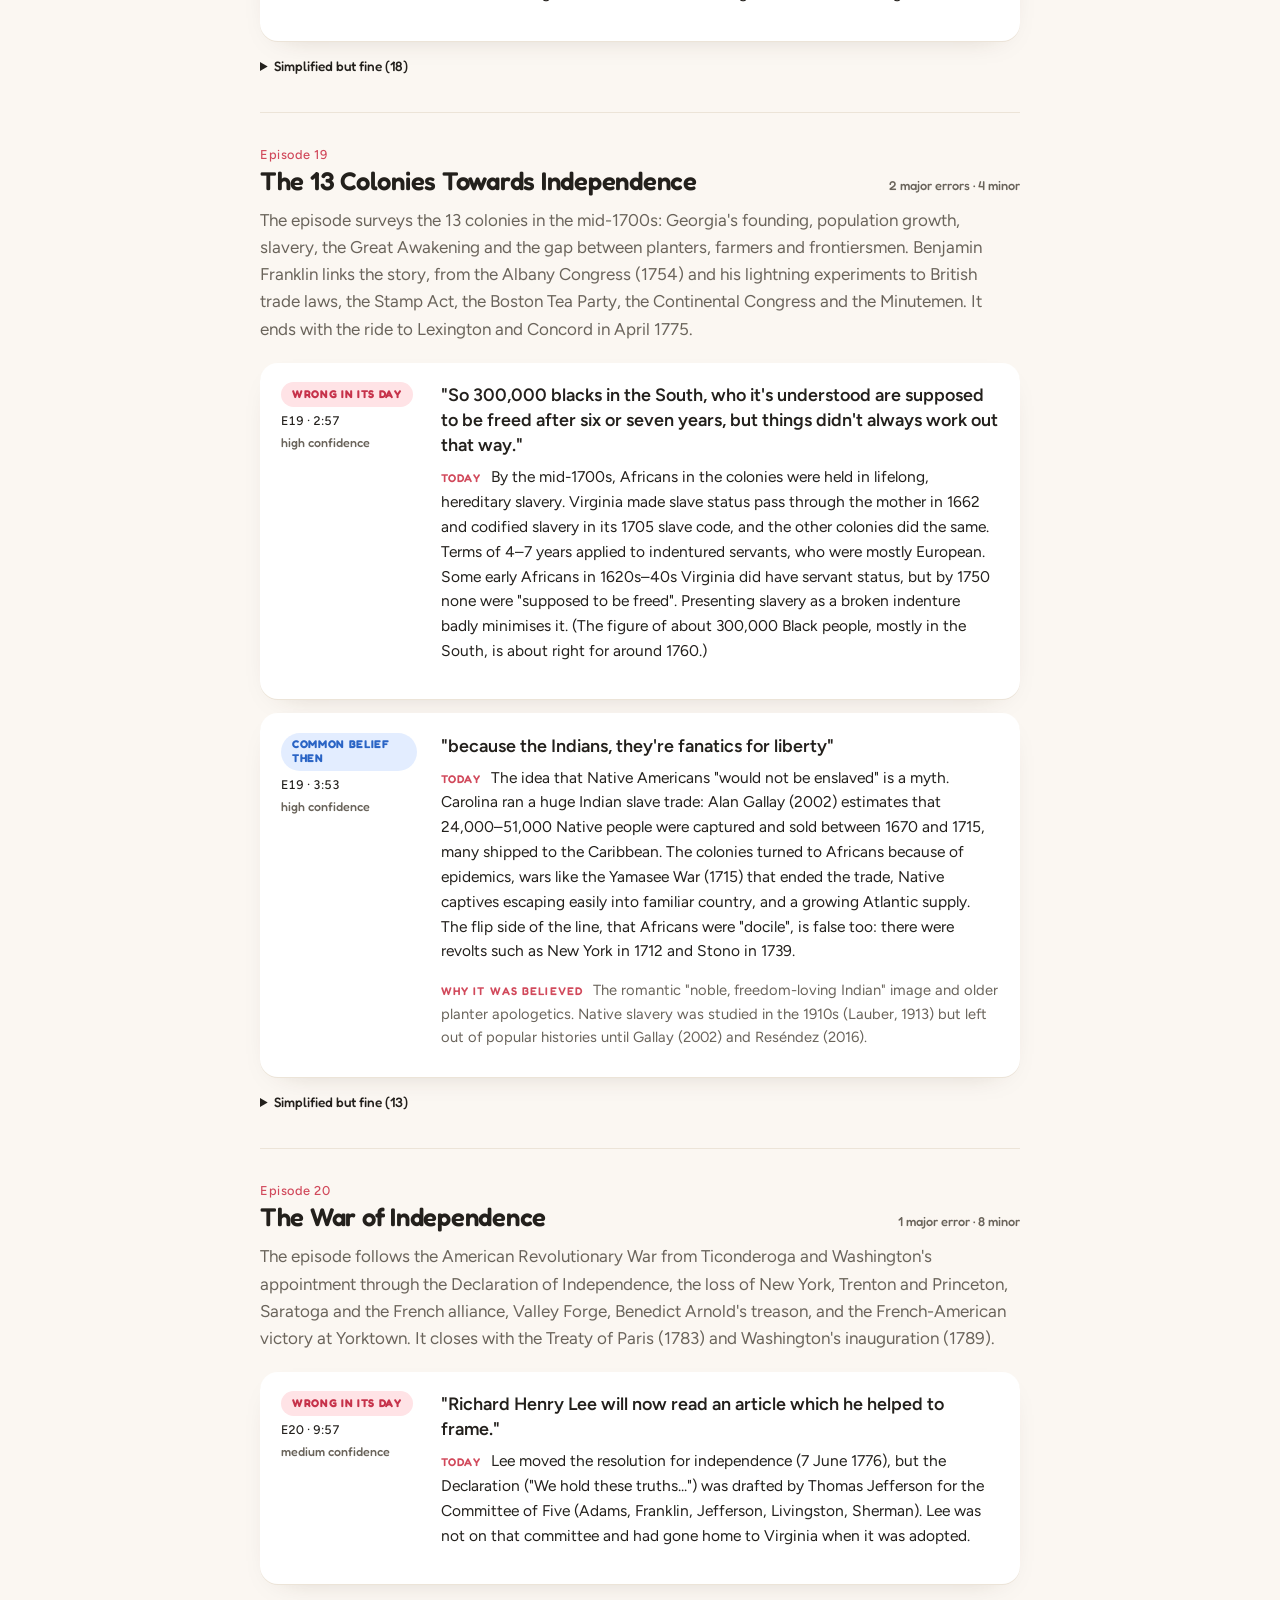
<file: docs/americas.html>
<!doctype html>
<html lang="en"><meta charset="utf-8"><meta name="viewport" content="width=device-width, initial-scale=1">
<title>Once Upon a Time... The Americas Fact Check</title>
<meta name="description" content="Episode-by-episode fact check of Once Upon a Time... The Americas (1991).">
<link rel="preconnect" href="https://fonts.googleapis.com"><link rel="preconnect" href="https://fonts.gstatic.com" crossorigin>
<link rel="stylesheet" href="https://fonts.googleapis.com/css2?family=Fredoka:wght@500;600&family=Figtree:ital,wght@0,400;0,600;0,700;1,400&display=swap">
<link rel="stylesheet" href="style.css">
<body>
<div class="wrap">
  <a class="back" href="./">← All six series</a>
  <p class="kicker">Fact check · first aired 1991</p>
  <h1>Once Upon a Time... The Americas</h1>
  <p class="lede">Every episode transcribed and checked against what we know today about the history of the Americas. Each point shows the episode, the moment it is said, and the exact line from the English dub (or the original French, where no English upload exists).</p>
  <p class="key watch">Watch the episodes on the official <a href="https://www.youtube.com/@onceuponatimechannel">Hello Maestro YouTube channel</a>.</p>
  <div class="tally"><span class="o"><b>5</b>outdated by later research</span><span class="c"><b>14</b>common beliefs of the time</span><span class="w"><b>13</b>wrong even when it aired</span><span><b>6</b>episodes with no major errors</span></div>
  <p class="key">These are the <strong>major errors</strong>: things a viewer could come away believing that are meaningfully wrong. We also found 171 <strong>minor slips</strong> (a date, a name or a number slightly off, or a likely dubbing error) which are hidden unless you ask for them.</p>
  <p class="key"><strong>Outdated</strong>: matched what was known at the time, but newer research changed the picture. <strong>Common belief then</strong>: specialists already knew better, but textbooks and popular books of the day still said it. <strong>Wrong in its day</strong>: a careful writer could have got it right from ordinary references; often a slip in a number, a name or the dubbing. Plain simplifications for children are not counted; they are listed under each episode. <a href="./#method">How this was made</a>.</p>
  <p class="key missing">Episode 14 (Samuel de Champlain) could not be found online and is not covered.</p>
  <div class="filters" role="group" aria-label="Show">
    <button type="button" data-f="all" aria-pressed="true">All kinds</button>
    <button type="button" data-f="outdated" aria-pressed="false">Outdated only</button>
    <button type="button" data-f="common" aria-pressed="false">Common belief only</button>
    <button type="button" data-f="wrong" aria-pressed="false">Wrong in its day only</button>
    <button type="button" class="minor-toggle" aria-pressed="false">Show 171 minor slips too</button>
  </div>
  <nav class="index" aria-label="Episodes"><a href="#e01" class="has"><b>1</b>The First Americans<i>1</i></a><a href="#e02" class=""><b>2</b>The Hunters<i></i></a><a href="#e03" class="has"><b>3</b>The Conquerors of the Great North<i>1</i></a><a href="#e04" class="has"><b>4</b>The Promised Land<i>1</i></a><a href="#e05" class="has"><b>5</b>The Tumulus Builders<i>2</i></a><a href="#e06" class="has"><b>6</b>The Aztecs Before the Conquest<i>2</i></a><a href="#e07" class="has"><b>7</b>Christopher Columbus&#x27; Dream<i>2</i></a><a href="#e08" class="has"><b>8</b>America!<i>1</i></a><a href="#e09" class="has"><b>9</b>Cortes and the Aztecs<i>3</i></a><a href="#e10" class="has"><b>10</b>Que Viva Mexico!<i>1</i></a><a href="#e11" class=""><b>11</b>Pizarro and the Inca Empire<i></i></a><a href="#e12" class="has"><b>12</b>Jacques Cartier<i>2</i></a><a href="#e13" class="has"><b>13</b>The Age of the Conquistadores<i>1</i></a><a href="#e15" class="has"><b>15</b>England and the Thirteen Colonies<i>3</i></a><a href="#e16" class="has"><b>16</b>The Indians in the 17th Century<i>5</i></a><a href="#e17" class=""><b>17</b>The Indians in the 18th Century<i></i></a><a href="#e18" class="has"><b>18</b>The End of the French Dream<i>1</i></a><a href="#e19" class="has"><b>19</b>The 13 Colonies Towards Independence<i>2</i></a><a href="#e20" class="has"><b>20</b>The War of Independence<i>1</i></a><a href="#e21" class=""><b>21</b>Ebony Wood<i></i></a><a href="#e22" class="has"><b>22</b>The Pioneers<i>1</i></a><a href="#e23" class=""><b>23</b>Simón Bolívar<i></i></a><a href="#e24" class=""><b>24</b>The Gold Rush<i></i></a><a href="#e25" class="has"><b>25</b>The End of the Indian People<i>1</i></a><a href="#e26" class="has"><b>26</b>Towards the 20th Century<i>1</i></a></nav>
  <section class="ep" id="e01">
  <header class="ep-head"><span class="ep-no">Episode 1</span><h2>The First Americans</h2>
  <span class="ep-count ">1 major error · 4 minor</span></header>
  <p class="summary">A band of Ice Age hunters in Siberia follows the game herds east, generation after generation, across the land bridge that joined Siberia and Alaska when sea levels were low. The episode ends with them waiting thousands of years for a wall of ice to melt before they can move south into the new continent. It gives no dates, but it follows the standard 1991 model: one overland crossing, then a trip south through an opening in the ice sheets.</p>
  
  <ol class="claims"><li class="claim common major">
  <div class="claim-meta"><span class="tag">Common belief then</span><span class="where">E01 · <span class="ts" title="Time in the episode">0:30</span></span><span class="conf">medium confidence</span></div>
  <blockquote>&quot;A period of cold back then transformed the sea into ice and snow,&quot;</blockquote>
  <p class="today"><span class="lbl">Today</span>The Bering land bridge was not frozen sea. The sea level fell because huge amounts of water were locked up in ice sheets on land. That exposed the shallow seabed as dry land, mostly a cold, dry grassland (the &quot;mammoth steppe&quot;) that was largely free of glaciers. Animals and people could live there.</p>
  <p class="why"><span class="lbl">Why it was believed</span>Popular books pictured an &quot;Ice Age&quot; as ice everywhere, and they mixed up the land bridge with walking across sea ice. Geologists (e.g. Hopkins, <em>The Bering Land Bridge</em>, 1967) had described Beringia as an unglaciated steppe long before 1991.</p>
</li><li class="claim common minor">
  <div class="claim-meta"><span class="tag">Common belief then</span><span class="sev">Minor slip</span><span class="where">E01 · <span class="ts" title="Time in the episode">17:25</span></span><span class="conf">medium confidence</span></div>
  <blockquote>&quot;the deep cold had frozen it into ice and snow,&quot;</blockquote>
  <p class="today"><span class="lbl">Today</span>Same point: the &quot;earth bridge&quot; the show mentions next was exposed seabed, a dry grassland, not a sheet of frozen sea.</p>
  <p class="why"><span class="lbl">Why it was believed</span>The same Ice Age imagery as above.</p>
</li><li class="claim wrong minor">
  <div class="claim-meta"><span class="tag">Wrong in its day</span><span class="sev">Minor slip</span><span class="where">E01 · <span class="ts" title="Time in the episode">21:06</span></span><span class="conf">medium confidence</span></div>
  <blockquote>&quot;And with the guts, we can make bow strings,&quot;</blockquote>
  <p class="today"><span class="lbl">Today</span>Ice Age hunters in Beringia and the first Americans hunted with thrusting spears and spear-throwers (atlatls). The bow reached the American Arctic only with the Arctic Small Tool tradition, about 4,500–5,000 years ago, and most of North America adopted it about 2,000–1,500 years ago. This was in standard archaeology textbooks by 1991.</p>
  
</li><li class="claim outdated minor">
  <div class="claim-meta"><span class="tag">Outdated</span><span class="sev">Minor slip</span><span class="where">E01 · <span class="ts" title="Time in the episode">25:42</span></span><span class="conf">high confidence</span></div>
  <blockquote>&quot;Thousands and thousands of years&quot;</blockquote>
  <p class="today"><span class="lbl">Today</span>The episode follows the 1991 standard model: people crossed Beringia and then waited for the &quot;wall of ice&quot; to open into an ice-free corridor down the Canadian interior (the &quot;Clovis-first&quot; scenario, about 13,000 years ago). Later evidence changed this in three ways. Sites older than the corridor are now accepted: Monte Verde in Chile (about 14,500 years, accepted in 1997) and the White Sands footprints in New Mexico (about 21,000–23,000 years, published 2021, confirmed 2023). Studies of plant and animal remains show the corridor could not support travellers until about 12,600 years ago (Pedersen et al., <em>Nature</em>, 2016). Most researchers now favour a route down the Pacific coast, often in boats. Genetic studies since 2007 (the &quot;Beringian standstill&quot;) suggest the ancestral population lived in Beringia for several thousand years before spreading south.</p>
  
</li><li class="claim outdated minor">
  <div class="claim-meta"><span class="tag">Outdated</span><span class="sev">Minor slip</span><span class="where">E01 · <span class="ts" title="Time in the episode">26:06</span></span><span class="conf">medium confidence</span></div>
  <blockquote>&quot;the great barrier that blocked their way&quot;</blockquote>
  <p class="today"><span class="lbl">Today</span>The ice sheets did block the interior route for a long time. But as noted above, the first people south of the ice probably went around it along the coast rather than waiting for the interior to melt. The episode&#x27;s single-path story is the pre-1997 version.</p>
  
</li></ol>
  <details class="fine"><summary>Simplified but fine (5)</summary><ul><li>Siberia and Alaska joined by a land bridge when the sea was lower. The &quot;100 meters, 300 feet&quot; fall in sea level is in the right range (about 120 m at the glacial maximum; the strait is only 30–50 m deep).</li><li>The migration as a slow drift over generations, following the game, with no plan to reach a &quot;new continent&quot;. This matches modern thinking.</li><li>Hunters using bone needles, hides and gut, killing big game together, and travelling in small bands.</li><li>The sabre-toothed cat in the elder&#x27;s story: scimitar-toothed cats (<em>Homotherium</em>) did live in Beringia.</li><li>The sea flooding the bridge behind them (about 11,000 years ago).</li></ul></details>
</section><section class="ep no-major" id="e02">
  <header class="ep-head"><span class="ep-no">Episode 2</span><h2>The Hunters</h2>
  <span class="ep-count zero">No major errors · 3 minor</span></header>
  <p class="summary">As the Ice Age glaciers melt, the descendants of the Siberian migrants spread across North America. One band adopts the spear-thrower and the Clovis spearhead. A greedy group splits off to hunt for its own sake, and the great Ice Age animals disappear. Later the survivors turn to plants, invent the bow and build a respectful bison-hunting culture. A closing narration jumps to the 19th-century slaughter of the bison.</p>
  <p class="clean">No major errors in this episode. <span class="if-hidden">3 minor slips hidden.</span></p>
  <ol class="claims"><li class="claim outdated minor">
  <div class="claim-meta"><span class="tag">Outdated</span><span class="sev">Minor slip</span><span class="where">E02 · <span class="ts" title="Time in the episode">0:29</span></span><span class="conf">medium confidence</span></div>
  <blockquote>&quot;across siberia people arrive here in what we call montana&quot;</blockquote>
  <p class="today"><span class="lbl">Today</span>The episode has people arriving overland east of the Rockies (Montana), which means a trip down the ice-free corridor between the ice sheets. Studies of plant and animal remains show the corridor could not support travellers until about 12,600 years ago (Pedersen et al., <em>Nature</em>, 2016). Older sites south of the ice are now accepted: Monte Verde in Chile (about 14,500 years, accepted 1997), Buttermilk Creek in Texas (about 15,500 years, 2011) and the White Sands footprints in New Mexico (about 21,000–23,000 years, 2021, confirmed 2023). Most researchers now think the first people came down the Pacific coast. To the episode&#x27;s credit, its date of about 15,000 years ago (see the mishearing note below) is earlier than the Clovis-first dates usual in 1991 and fits the modern picture better.</p>
  
</li><li class="claim outdated minor">
  <div class="claim-meta"><span class="tag">Outdated</span><span class="sev">Minor slip</span><span class="where">E02 · <span class="ts" title="Time in the episode">24:28</span></span><span class="conf">medium confidence</span></div>
  <blockquote>&quot;as the white hunters deliberately exterminated them to deprive the Indians&quot;</blockquote>
  <p class="today"><span class="lbl">Today</span>The killing was real and catastrophic, and some army officers and politicians welcomed it as a way to force Plains nations onto reservations. But Flores (1991) and Isenberg (2000) showed that the main driver was the commercial hide trade, which boomed after a new tanning process (1871) made bison leather valuable for industrial belting. Other factors were drought, competition from horses and cattle, cattle diseases, and Native hunting for the robe trade, which had been thinning herds since the 1840s. The slaughter was not mainly a planned policy, and the Sheridan &quot;let them kill&quot; speech often quoted for it is poorly sourced.</p>
  
</li><li class="claim outdated minor">
  <div class="claim-meta"><span class="tag">Outdated</span><span class="sev">Minor slip</span><span class="where">E02 · <span class="ts" title="Time in the episode">24:47</span></span><span class="conf">medium confidence</span></div>
  <blockquote>&quot;In 60 million buffalo, but by the end of the 19th century, only a few hundred were still alive.&quot;</blockquote>
  <p class="today"><span class="lbl">Today</span>The 60 million figure comes from Ernest Thompson Seton (1909). Studies of how many animals the grasslands could feed (Dan Flores, 1991; Andrew Isenberg, 2000) put the Great Plains at about 25–30 million, fewer in droughts. The low point is about right: William Hornaday&#x27;s 1889 count found about 1,000 bison in all, only a few hundred of them wild in the United States.</p>
  
</li></ol>
  <details class="fine"><summary>Simplified but fine (9)</summary><ul><li>&quot;about 15 million years before our modern era&quot; is almost certainly a transcription error for 15,000 years. Glaciers were melting fast then, although the Ice Age formally ended about 11,700 years ago.</li><li>The spread over generations &quot;across the Great Plains as far as Nevada&quot;, the Great Lakes and the eastern woodlands. Nevada is in the Great Basin, not the Plains.</li><li>The Clovis point near Clovis, New Mexico. Blackwater Draw is the type site, and Clovis is dated to about 13,000–12,700 years ago (Waters &amp; Stafford 2007). Where the point was first made is unknown, and the show rightly says it took great skill to make.</li><li>The spear-thrower (atlatl) shown as a new invention that throws farther. It was used with Clovis points, but it is older (Upper Palaeolithic Europe, about 20,000 years ago) and probably came with the first migrants.</li><li>Driving herds over a cliff (&quot;Massacre. Some got away&quot;): bison jumps are well documented (Olsen-Chubbuck, about 10,000 years ago; Head-Smashed-In, from about 6,000 years ago), but they belong to slightly later bison hunters, not the mammoth era.</li><li>The extinction of the great sloth, horses, camels and giant armadillos (glyptodonts) after over-hunting. Paul Martin&#x27;s &quot;overkill&quot; hypothesis was prominent in 1991, and the debate continues today. Most researchers blame a mix of human hunting and rapid climate change (the Younger Dryas). Ancient DNA from sediments (Murchie et al. 2021) suggests horses and mammoths survived in the Yukon a few thousand years longer than once thought. &quot;Disappeared the dun and the buffalo&quot; is likely a mishearing (probably the mammoth and the giant Ice Age bison, since the next lines say &quot;we still have our old friend the buffalo&quot;).</li><li>Plant gathering and a broader diet after the big game declined matches the Archaic period.</li><li>The bow &quot;invented&quot; after the megafauna disappeared: the episode gives no date. In fact the bow came from the north and reached the Plains only about 2,000–1,500 years ago.</li><li>The bison prayer and the use of hide, horn, sinew and bone: broadly true of Plains peoples. The &quot;wise elder who forbids waste&quot; theme is a moral lesson. Kill sites show that ancient hunters sometimes wasted many animals.</li></ul></details>
</section><section class="ep" id="e03">
  <header class="ep-head"><span class="ep-no">Episode 3</span><h2>The Conquerors of the Great North</h2>
  <span class="ep-count ">1 major error · 8 minor</span></header>
  <p class="summary">The episode follows the peoples of the Arctic: early Paleo-Eskimo groups and then the Thule, the whale-hunting ancestors of today&#x27;s Inuit, who spread from Alaska to Greenland and replaced the Dorset culture. It then shows Thorfinn Karlsefni&#x27;s Norse expedition to Newfoundland, a friendly meeting with the locals that turns sour over a stolen sword, and the Norse withdrawal. It ends by saying that later traders and trappers brought alcohol, violence and disease, which devastated the Inuit.</p>
  
  <ol class="claims"><li class="claim outdated minor">
  <div class="claim-meta"><span class="tag">Outdated</span><span class="sev">Minor slip</span><span class="where">E03 · <span class="ts" title="Time in the episode">1:42</span></span><span class="conf">high confidence</span></div>
  <blockquote>&quot;Did they come by land bridges? 10 or 12,000&quot;</blockquote>
  <p class="today"><span class="lbl">Today</span>About 10,000–12,000 years ago (the Clovis era) was the standard date in 1991 for the first people to reach the Americas. Monte Verde, Chile (about 14,500 years, accepted in 1997) and the White Sands footprints, New Mexico (about 21,000–23,000 years, 2021/2023) push the first arrival back to at least 15,000 years ago and probably earlier. By 10,000–12,000 years ago the land bridge was already flooding (about 11,000 years ago).</p>
  
</li><li class="claim wrong major">
  <div class="claim-meta"><span class="tag">Wrong in its day</span><span class="where">E03 · <span class="ts" title="Time in the episode">2:02</span></span><span class="conf">medium confidence</span></div>
  <blockquote>&quot;agreed that these were the very first migrants to have populated the American continent.&quot;</blockquote>
  <p class="today"><span class="lbl">Today</span>The opposite is true. The ancestors of the Eskimo-Aleut peoples (Paleo-Eskimos, about 5,000 years ago, and later the Thule) were the <strong>last</strong> major migration from Asia, thousands of years after the first Americans. This was standard by 1991 (e.g. Greenberg, Turner &amp; Zegura&#x27;s three-wave model, 1986). The French original may have said &quot;the last&quot; and been mistranslated.</p>
  
</li><li class="claim wrong minor">
  <div class="claim-meta"><span class="tag">Wrong in its day</span><span class="sev">Minor slip</span><span class="where">E03 · <span class="ts" title="Time in the episode">14:02</span></span><span class="conf">medium confidence</span></div>
  <blockquote>&quot;invented the harpoon with a detachable tip and waterproof jackets&quot;</blockquote>
  <p class="today"><span class="lbl">Today</span>Toggling harpoons with detachable heads are thousands of years older than the Thule. They were used in the Pre-Dorset and Old Bering Sea cultures and in the Maritime Archaic. The Thule&#x27;s real innovations were open-water whaling from umiaks with harpoon lines and floats, and wider use of dog sleds.</p>
  
</li><li class="claim wrong minor">
  <div class="claim-meta"><span class="tag">Wrong in its day</span><span class="sev">Minor slip</span><span class="where">E03 · <span class="ts" title="Time in the episode">21:19</span></span><span class="conf">medium confidence</span></div>
  <blockquote>&quot;They will thus cover the 12,000 kilometers that separate Beringia from Greenland,&quot;</blockquote>
  <p class="today"><span class="lbl">Today</span>From Bering Strait to northwest Greenland is about 3,300 km in a straight line, and to east Greenland about 4,700 km. Coastal routes are longer, but 12,000 km is far too high. This may be a translation or transcription slip.</p>
  
</li><li class="claim common minor">
  <div class="claim-meta"><span class="tag">Common belief then</span><span class="sev">Minor slip</span><span class="where">E03 · <span class="ts" title="Time in the episode">21:38</span></span><span class="conf">medium confidence</span></div>
  <blockquote>&quot;along with their more elementary civilization, absorbed by our ingenious, our courageous&quot;</blockquote>
  <p class="today"><span class="lbl">Today</span>The Dorset (heard as &quot;Durets&quot;) did disappear around 1300–1500 as the Thule spread. But they were not simply &quot;more elementary&quot;. They were skilled sea-mammal hunters and produced some of the finest carvings of the prehistoric Arctic. Ancient-DNA work (Raghavan et al., <em>Science</em>, 2014) found almost no Dorset ancestry in the Inuit, so &quot;replaced&quot; fits better than &quot;absorbed&quot;.</p>
  <p class="why"><span class="lbl">Why it was believed</span>The idea of technologically &quot;superior&quot; Thule pushing aside a &quot;simpler&quot; people was the usual way of telling the story.</p>
</li><li class="claim outdated minor">
  <div class="claim-meta"><span class="tag">Outdated</span><span class="sev">Minor slip</span><span class="where">E03 · <span class="ts" title="Time in the episode">21:43</span></span><span class="conf">high confidence</span></div>
  <blockquote>&quot;At the same time, somewhere in northern Europe, other men were also feeling&quot;</blockquote>
  <p class="today"><span class="lbl">Today</span>The episode has the Thule expansion happen at the same time as the Norse voyages of about 1000 AD. In 1991 the Thule migration east was usually dated to about 1000 AD. Better radiocarbon dating (e.g. Friesen &amp; Arnold, <em>American Antiquity</em>, 2008) puts the rapid spread from Alaska to Greenland at about 1200–1300 AD, two or three centuries after Leif Erikson and Karlsefni.</p>
  
</li><li class="claim wrong minor">
  <div class="claim-meta"><span class="tag">Wrong in its day</span><span class="sev">Minor slip</span><span class="where">E03 · <span class="ts" title="Time in the episode">22:07</span></span><span class="conf">medium confidence</span></div>
  <blockquote>&quot;40 years later, two ships arrive inside of Newfoundland.&quot;</blockquote>
  <p class="today"><span class="lbl">Today</span>Erik the Red settled Greenland in about 985/986. His son Leif Erikson reached Vinland in about 1000, and Thorfinn Karlsefni (&quot;Torfinn Carl&quot;) led his expedition in about 1009–1010, roughly 25 years later. <em>Eiríks saga</em> gives Karlsefni three ships and <em>Grœnlendinga saga</em> gives him one, never two. (By coincidence, tree-ring dating at L&#x27;Anse aux Meadows shows Norse activity in 1021 AD: Kuitems et al., <em>Nature</em>, 2021.)</p>
  
</li><li class="claim wrong minor">
  <div class="claim-meta"><span class="tag">Wrong in its day</span><span class="sev">Minor slip</span><span class="where">E03 · <span class="ts" title="Time in the episode">22:16</span></span><span class="conf">high confidence</span></div>
  <blockquote>&quot;Straight ahead, guys, there is land, and we are the first to set foot&quot;</blockquote>
  <p class="today"><span class="lbl">Today</span>In both sagas Leif Erikson (and in <em>Grœnlendinga saga</em> his brother Thorvald) had already landed in Vinland before Karlsefni. Karlsefni&#x27;s expedition used Leif&#x27;s camp. Leif is missing from the episode.</p>
  
</li><li class="claim common minor">
  <div class="claim-meta"><span class="tag">Common belief then</span><span class="sev">Minor slip</span><span class="where">E03 · <span class="ts" title="Time in the episode">25:04</span></span><span class="conf">medium confidence</span></div>
  <blockquote>&quot;their country and the Eskimos remain the soul masters of the far north.&quot;</blockquote>
  <p class="today"><span class="lbl">Today</span>The people Karlsefni met in Vinland (the sagas call them <em>Skrælings</em>) were almost certainly not Inuit. Around 1000 AD the Thule had not yet left Alaska, and the Dorset had already left Newfoundland. The locals were probably ancestors of the Beothuk or Innu (the &quot;Little Passage&quot; culture), forest Algonquian-speaking peoples. In Greenland, Norse and Inuit did meet later, and the Norse Greenland colonies lasted until about 1450. (&quot;soul masters&quot; is a mishearing of &quot;sole masters&quot;.)</p>
  <p class="why"><span class="lbl">Why it was believed</span>Older popular histories used &quot;Skrælings&quot; and &quot;Eskimos&quot; as if they were the same people, and Norse contact with Inuit in Greenland was carried over to Vinland.</p>
</li></ol>
  <details class="fine"><summary>Simplified but fine (5)</summary><ul><li>Paleo-Eskimo skin boats and a second wave of Arctic migrants about 4,000–5,000 years ago (&quot;light-skinned boats&quot; is a mistranslation of &quot;skin boats&quot;).</li><li>The Thule coming from the northwest (Alaska), whale hunts with float harpoons, semi-underground winter houses, oil lamps (&quot;lightning&quot; is probably &quot;lighting&quot;), communal caribou hunts, and the men&#x27;s house that women could not enter (the Alaskan <em>qargi</em>).</li><li>The Thule making dog sleds central to Arctic life. The tamed-dog scene is a cartoon: dogs had come to the Americas with people thousands of years earlier, and the Thule brought their own sled-dog lineage.</li><li>The Norse encounter closely follows the sagas: trade in food and goods, Karlsefni forbidding the sale of weapons, a native trying to take a weapon, then violence and the Norse leaving because of constant hostility. This is better than the usual &quot;Vikings conquer&quot; myth.</li><li>The episode ends by blaming later traders, whalers and trappers for alcohol, violence and epidemics, and it says plainly that the Inuit were &quot;decimated&quot;. For example, the Mackenzie Delta Inuvialuit fell from about 2,500 to about 150 people by 1910. This is franker than most children&#x27;s histories of the period.</li></ul></details>
</section><section class="ep" id="e04">
  <header class="ep-head"><span class="ep-no">Episode 4</span><h2>The Promised Land</h2>
  <span class="ep-count ">1 major error · 2 minor</span></header>
  <p class="summary">As peoples spread across North America, the episode follows a family in the Great Basin between the Rockies and the Sierra Nevada. They gather pine nuts and roots, fish, hunt rabbits with nets alongside rival neighbours, and dig winter pit houses. It then moves to the Pacific Northwest Coast, describing it as a land of plenty with time for art, a shaman healer and marriage customs. It ends with a competitive potlatch between two chiefs and says the potlatch was later outlawed.</p>
  
  <ol class="claims"><li class="claim wrong minor">
  <div class="claim-meta"><span class="tag">Wrong in its day</span><span class="sev">Minor slip</span><span class="where">E04 · <span class="ts" title="Time in the episode">21:29</span></span><span class="conf">medium confidence</span></div>
  <blockquote>&quot;to have two wives or two husbands if one had the means and he had them&quot;</blockquote>
  <p class="today"><span class="lbl">Today</span>High-ranking men on the Northwest Coast, the Haida (&quot;Aida&#x27;s&quot;) among them, sometimes had more than one wife. Marriages between polyandrous households (one wife, several husbands) are not documented as a Haida custom, and there was no rule limiting marriages to &quot;no more than two&quot;. The scene invents these details.</p>
  
</li><li class="claim common minor">
  <div class="claim-meta"><span class="tag">Common belief then</span><span class="sev">Minor slip</span><span class="where">E04 · <span class="ts" title="Time in the episode">25:23</span></span><span class="conf">medium confidence</span></div>
  <blockquote>&quot;as wealth accumulated these men&quot;</blockquote>
  <p class="today"><span class="lbl">Today</span>The episode presents the potlatch as boastful excess that grew out of wealth. Its main purposes were to confirm rank, names, inheritance and rights to territory, and to share out wealth. The extreme &quot;rivalry&quot; potlatches, where property was destroyed (like the blanket-burning in the episode), were mostly a late-19th-century Kwakwaka&#x27;wakw development. Epidemics left many noble titles vacant, and the fur and wage trade brought in a flood of goods (Helen Codere, <em>Fighting with Property</em>, 1950).</p>
  <p class="why"><span class="lbl">Why it was believed</span>Ruth Benedict&#x27;s <em>Patterns of Culture</em> (1934) made the Kwakiutl &quot;megalomaniac&quot; potlatch famous. Popular accounts treated that late, contact-era form as timeless.</p>
</li><li class="claim wrong major">
  <div class="claim-meta"><span class="tag">Wrong in its day</span><span class="where">E04 · <span class="ts" title="Time in the episode">25:42</span></span><span class="conf">high confidence</span></div>
  <blockquote>&quot;faced with all these excesses in the 20th century patelch was&quot;</blockquote>
  <p class="today"><span class="lbl">Today</span>Canada banned the potlatch in an amendment to the Indian Act passed in <strong>1884</strong> (in force from 1 January 1885). The ban was strengthened in 1895 and 1918 and only dropped in 1951. Missionaries and Indian agents pushed for it as part of a policy of forced assimilation, not because of &quot;excesses&quot;. It led to arrests and confiscation of ceremonial goods, for example after Dan Cranmer&#x27;s 1921 potlatch. (&quot;patelch&quot; = potlatch.)</p>
  
</li></ol>
  <details class="fine"><summary>Simplified but fine (5)</summary><ul><li>The Great Basin peoples (Shoshone, Paiute, Ute): scarce game, pine nuts and roots stored for winter, seasonal moves, communal rabbit drives with long nets, and semi-underground winter houses.</li><li>The Northwest Coast as an exceptionally rich foraging region (salmon, eulachon, halibut, sea mammals) with dense villages, a strong sense of rank, and time for carving and weaving. This is standard anthropology.</li><li>The potlatch gifts: carved boxes, Chilkat-style dancing robes of cedar bark and mountain-goat wool (&quot;scottish fiber&quot; is probably a mishearing of &quot;cedar&quot;), engraved coppers, blankets and totem poles. These are accurate. &quot;Bison horn&quot;, &quot;persimmons&quot; and &quot;barbecue&quot; are cartoon or translation slips.</li><li>Shamans as healers.</li><li>Hunters sparing an animal they do not need. This echoes the &quot;ecological Indian&quot; image (critiqued by Shepard Krech, 1999), but the scene makes no broad factual claim.</li></ul></details>
</section><section class="ep" id="e05">
  <header class="ep-head"><span class="ep-no">Episode 5</span><h2>The Tumulus Builders</h2>
  <span class="ep-count ">2 major errors · 8 minor</span></header>
  <p class="summary">The episode covers the farming cultures of the American Southwest: the Hohokam with their irrigation and ball courts, and the Anasazi (Ancestral Puebloans) at Mesa Verde and Pueblo Bonito, who build a solar observatory and later scatter in a great drought. It then follows the recurring characters east to the Mississippian mound builders and Cahokia&#x27;s huge Monks Mound, where a chief settles a dispute over field boundaries. It ends with European germs and guns destroying these societies.</p>
  
  <ol class="claims"><li class="claim outdated minor">
  <div class="claim-meta"><span class="tag">Outdated</span><span class="sev">Minor slip</span><span class="where">E05 · <span class="ts" title="Time in the episode">1:03</span></span><span class="conf">medium confidence</span></div>
  <blockquote>&quot;And that was how they discovered irrigation.&quot;</blockquote>
  <p class="today"><span class="lbl">Today</span>The episode credits the Hohokam (from about 150 BC) with inventing irrigation. Excavations in the Tucson Basin since the late 1990s and 2000s, notably Las Capas, found irrigation canals dating to about 1200 BC. Maize farming in the Southwest goes back to about 2100 BC. Irrigation began in the &quot;Early Agricultural Period&quot;, centuries before the Hohokam culture. The Hohokam did build the largest canal systems in pre-Columbian North America (hundreds of kilometres along the Salt and Gila rivers).</p>
  
</li><li class="claim outdated minor">
  <div class="claim-meta"><span class="tag">Outdated</span><span class="sev">Minor slip</span><span class="where">E05 · <span class="ts" title="Time in the episode">4:20</span></span><span class="conf">medium confidence</span></div>
  <blockquote>&quot;The name means old people.&quot;</blockquote>
  <p class="today"><span class="lbl">Today</span>The name &quot;Anasazi&quot; is a Navajo word, often rendered &quot;ancient enemies&quot; or &quot;ancestors of the enemies&quot; rather than simply &quot;old people&quot;. Since the 1990s archaeologists and the Pueblo nations have generally preferred &quot;Ancestral Puebloans&quot;. They were the ancestors not only of the Hopi but of all the Pueblo peoples, including Zuni, Acoma and the Rio Grande Pueblos.</p>
  
</li><li class="claim wrong minor">
  <div class="claim-meta"><span class="tag">Wrong in its day</span><span class="sev">Minor slip</span><span class="where">E05 · <span class="ts" title="Time in the episode">5:08</span></span><span class="conf">high confidence</span></div>
  <blockquote>&quot;the descent to Mesa Verde and they need ropes.&quot;</blockquote>
  <p class="today"><span class="lbl">Today</span>Mesa Verde is a whole mesa (now a national park) with hundreds of cliff dwellings, not one building. Its best-known sites, such as Cliff Palace, Balcony House and Spruce Tree House, have been visited by ordinary tourists for over a century, using stairs and ladders. The inhabitants used carved hand-and-toe-hold trails. Most of the population lived on the mesa top, and the cliff dwellings were built only in the last century of occupation (about 1190–1280).</p>
  
</li><li class="claim wrong minor">
  <div class="claim-meta"><span class="tag">Wrong in its day</span><span class="sev">Minor slip</span><span class="where">E05 · <span class="ts" title="Time in the episode">5:14</span></span><span class="conf">high confidence</span></div>
  <blockquote>&quot;the one that is most remarkable has to be Pueblo Bonito, east of New Mexico.&quot;</blockquote>
  <p class="today"><span class="lbl">Today</span>Pueblo Bonito is in Chaco Canyon, in <strong>northwestern</strong> New Mexico. It was built in stages from about 850 to 1150 AD.</p>
  
</li><li class="claim wrong minor">
  <div class="claim-meta"><span class="tag">Wrong in its day</span><span class="sev">Minor slip</span><span class="where">E05 · <span class="ts" title="Time in the episode">16:48</span></span><span class="conf">medium confidence</span></div>
  <blockquote>&quot;Just before the year 1200, we see the unfortunate fate of the Anasazi.&quot;</blockquote>
  <p class="today"><span class="lbl">Today</span>Chaco&#x27;s decline came after a drought in the 1130s–1150s. The final abandonment of the Four Corners region (Mesa Verde included) came about 1280–1300, during the &quot;Great Drought&quot; of 1276–1299 identified from tree rings by A. E. Douglass (1929). The unfinished &quot;temple&quot; fits Mesa Verde&#x27;s Sun Temple, built in the mid-to-late 1200s. Drought was one factor among several, along with violence, conflict and social change.</p>
  
</li><li class="claim common minor">
  <div class="claim-meta"><span class="tag">Common belief then</span><span class="sev">Minor slip</span><span class="where">E05 · <span class="ts" title="Time in the episode">18:35</span></span><span class="conf">medium confidence</span></div>
  <blockquote>&quot;Mexican influence is seen clearly here in the crops that they grow,&quot;</blockquote>
  <p class="today"><span class="lbl">Today</span>Maize and beans did come from Mexico. But squash, sunflower and other crops were domesticated independently in eastern North America (the &quot;Eastern Agricultural Complex&quot;; Bruce Smith, <em>Science</em>, 1989). Mound building there is much older than Mississippian times: Poverty Point dates to about 1700 BC, and Watson Brake in Louisiana to about 3500 BC (<em>Science</em>, 1997). Most archaeologists now see Mississippian art and iconography, including the feathered-serpent-like figures, as a local development, not proof of direct Mexican influence. No Mesoamerican trade goods have been securely identified at Cahokia.</p>
  <p class="why"><span class="lbl">Why it was believed</span>Mid-20th-century &quot;diffusionist&quot; archaeology often explained complex societies in the Eastern Woodlands as offshoots of Mesoamerica.</p>
</li><li class="claim wrong minor">
  <div class="claim-meta"><span class="tag">Wrong in its day</span><span class="sev">Minor slip</span><span class="where">E05 · <span class="ts" title="Time in the episode">19:15</span></span><span class="conf">medium confidence</span></div>
  <blockquote>&quot;To the east of the spot where the city of St. Louis will one day be built, Ahokia, an area about 500 acres.&quot;</blockquote>
  <p class="today"><span class="lbl">Today</span>Cahokia (&quot;Ahokia&quot;) is east of St Louis, across the Mississippi in Illinois. But the settlement covered about 6 square miles (about 1,600 ha, roughly 4,000 acres). Only its central palisaded precinct was smaller (about 200 acres).</p>
  
</li><li class="claim wrong minor">
  <div class="claim-meta"><span class="tag">Wrong in its day</span><span class="sev">Minor slip</span><span class="where">E05 · <span class="ts" title="Time in the episode">19:31</span></span><span class="conf">high confidence</span></div>
  <blockquote>&quot;There are at least 20 inside the city limits and a countless number of them outside.&quot;</blockquote>
  <p class="today"><span class="lbl">Today</span>Cahokia had about <strong>120</strong> mounds within the site, about 70 of which survive in the state historic site.</p>
  
</li><li class="claim wrong major">
  <div class="claim-meta"><span class="tag">Wrong in its day</span><span class="where">E05 · <span class="ts" title="Time in the episode">23:34</span></span><span class="conf">medium confidence</span></div>
  <blockquote>&quot;In three centuries, with the coming of Europeans, this magnificent civilization would disappear.&quot;</blockquote>
  <p class="today"><span class="lbl">Today</span>Cahokia itself was largely empty by about 1350–1400, more than a century before any European arrived. Much of the central Mississippi and lower Ohio valleys was also abandoned (Stephen Williams&#x27; &quot;Vacant Quarter&quot;, 1990). Other Mississippian chiefdoms, such as Coosa and the Natchez, were still thriving when de Soto arrived and collapsed afterwards. The episode&#x27;s own chronology also fails: the characters leave the Southwest about 1200–1300 and arrive at a Cahokia that was already past its peak (about 1050–1150).</p>
  
</li><li class="claim common major">
  <div class="claim-meta"><span class="tag">Common belief then</span><span class="where">E05 · <span class="ts" title="Time in the episode">23:53</span></span><span class="conf">medium confidence</span></div>
  <blockquote>&quot;In a very short time, these people were turned into a dying race.&quot;</blockquote>
  <p class="today"><span class="lbl">Today</span>Epidemics, warfare and slave raiding did cause catastrophic losses in the Southeast after de Soto (1539–43). But the descendants of the Mississippian chiefdoms (Muscogee/Creek, Choctaw, Chickasaw, Cherokee, Natchez and others) re-formed into new nations and survive today. The Native population of the US has grown steadily since about 1900. &quot;Dying race&quot; repeats the 19th-century &quot;vanishing Indian&quot; idea.</p>
  <p class="why"><span class="lbl">Why it was believed</span>The &quot;vanishing Indian&quot; was a long-standing theme of popular history and art.</p>
</li></ol>
  <details class="fine"><summary>Simplified but fine (8)</summary><ul><li>Hohokam (&quot;those who have vanished&quot;, from the O&#x27;odham word) in southern Arizona, with canals and ball courts. How the ball game was played is uncertain.</li><li>Pueblo Bonito&#x27;s great houses, granaries and plazas. The solar calendar recalls Chaco&#x27;s solstice and equinox markers (the Fajada Butte &quot;Sun Dagger&quot;, 1977). The &quot;signal&quot; network echoes Chacoan line-of-sight sites, which are thought to have been used for signalling.</li><li>Anasazi groups dispersing north (Hopi), into Mogollon country and to the Rio Grande, rather than &quot;vanishing&quot;. This is a good corrective to the &quot;mysterious disappearance&quot; myth.</li><li>About 10,000 mounds in Ohio (Squier and Davis&#x27;s 1848 estimate). Most of these were built by the much earlier Adena and Hopewell cultures (800 BC–500 AD), not by Mississippians.</li><li>Cahokia with &quot;over 20,000&quot; people (estimates run from about 10,000 to 20,000-plus), the largest city north of Mexico.</li><li>Monks Mound (&quot;the one of the monkey&quot;): about 6–7 ha at the base, about 30 m high, about 620,000 m³ of earth, built from an estimated 14–15 million basket loads (&quot;men&quot; is probably &quot;baskets&quot;). Its base is comparable to the Great Pyramid&#x27;s, but &quot;equal to or exceeds the greatest monuments on Earth&quot; overstates it (Giza is about four times its volume).</li><li>Kin-owned fields with boundary markers and a chief judging disputes. This rightly contradicts the myth that Native peoples had no notion of property.</li><li>The closing line &quot;neither savages nor saints&quot; and the direct mention of epidemics and firearms are better than the noble-or-savage stereotypes common at the time.</li></ul></details>
</section><section class="ep" id="e06">
  <header class="ep-head"><span class="ep-no">Episode 6</span><h2>The Aztecs Before the Conquest</h2>
  <span class="ep-count ">2 major errors · 4 minor</span></header>
  <p class="summary">The episode is set in 1486, at the start of Ahuitzotl&#x27;s reign. It shows the Triple Alliance (Tenochtitlan, Texcoco, Tlacopan) forcing a town to pay tribute, then follows Mexica schoolchildren as a priest teaches them about sacrifice to the sun, warrior training, the founding legend of Tenochtitlan and the laws of daily life. It ends with the legend of Quetzalcoatl&#x27;s promised return and the arrival of Cortés.</p>
  
  <ol class="claims"><li class="claim wrong minor">
  <div class="claim-meta"><span class="tag">Wrong in its day</span><span class="sev">Minor slip</span><span class="where">E06 · <span class="ts" title="Time in the episode">0:32</span></span><span class="conf">medium confidence</span></div>
  <blockquote>&quot;Now, they have the same monuments, the same pyramids, same lifestyle as their cousins farther north.&quot;</blockquote>
  <p class="today"><span class="lbl">Today</span>The mound-building peoples of the Mississippi valley (episode 05) built earthen platform mounds. They lived in chiefdoms, and their greatest centre, Cahokia, was largely abandoned by about 1350. The Aztecs built stone pyramid-temples and lived in large cities under a tribute empire with writing and markets. A Mesoamerican influence on the Mississippians is possible but unproven. The two were not &quot;the same&quot;.</p>
  
</li><li class="claim wrong minor">
  <div class="claim-meta"><span class="tag">Wrong in its day</span><span class="sev">Minor slip</span><span class="where">E06 · <span class="ts" title="Time in the episode">16:33</span></span><span class="conf">medium confidence</span></div>
  <blockquote>&quot;Fate awaits anyone who&#x27;s caught using peyotl.&quot;</blockquote>
  <p class="today"><span class="lbl">Today</span>No known Aztec law punished peyote use. Peyote came mainly from the northern deserts and was linked to the Chichimecs. Hallucinogenic mushrooms (teonanacatl) and similar plants were taken openly at feasts by merchants and nobles, as Sahagún describes. The surviving laws punish drunkenness, not ritual drugs.</p>
  
</li><li class="claim wrong minor">
  <div class="claim-meta"><span class="tag">Wrong in its day</span><span class="sev">Minor slip</span><span class="where">E06 · <span class="ts" title="Time in the episode">17:16</span></span><span class="conf">high confidence</span></div>
  <blockquote>&quot;Homosexuality? It depends on the sex of the couple. For women, it is death. For men, well, nobody&#x27;s perfect.&quot;</blockquote>
  <p class="today"><span class="lbl">Today</span>The colonial sources on Aztec and Texcocan law (Motolinía, Las Casas, Ixtlilxochitl&#x27;s account of Nezahualcoyotl&#x27;s laws) all say sex between men was punished by <strong>death</strong>, and some describe especially cruel deaths. They say the same for women. These sources were written by Spaniards and Christianised Nahuas and may exaggerate, but none of them says men were tolerated. The joke reverses what the sources say.</p>
  
</li><li class="claim wrong minor">
  <div class="claim-meta"><span class="tag">Wrong in its day</span><span class="sev">Minor slip</span><span class="where">E06 · <span class="ts" title="Time in the episode">26:21</span></span><span class="conf">high confidence</span></div>
  <blockquote>&quot;In sacrifices, he took only the blood of serpents and birds, hence his name.&quot;</blockquote>
  <p class="today"><span class="lbl">Today</span>The name Quetzalcoatl means &quot;quetzal(-feathered) serpent&quot;, the plumed serpent, a deity shown that way since Teotihuacan (about 200 AD). It does not come from what he was offered. The legend of the Toltec priest-king Topiltzin Quetzalcoatl does say he offered snakes, birds and butterflies instead of humans (Anales de Cuauhtitlan). But Quetzalcoatl as a god did receive human sacrifice, for example at Cholula, so &quot;enemy of all violence&quot; is also a legend.</p>
  
</li><li class="claim outdated major">
  <div class="claim-meta"><span class="tag">Outdated</span><span class="where">E06 · <span class="ts" title="Time in the episode">26:43</span></span><span class="conf">high confidence</span></div>
  <blockquote>&quot;But one day soon, he will return. Believe it, all the oracles tell us this.&quot;</blockquote>
  <p class="today"><span class="lbl">Today</span>The story that the Aztecs expected Quetzalcoatl to return from the east, and then took Cortés for him, is now widely seen as a post-conquest invention. It does not appear in Cortés&#x27;s letters. It took shape decades later in Franciscan and Nahua writings that tried to explain the defeat after the fact. Susan Gillespie (<em>The Aztec Kings</em>, 1989) first argued this. Camilla Townsend (&quot;Burying the White Gods&quot;, <em>American Historical Review</em>, 2003) and Matthew Restall (<em>Seven Myths of the Spanish Conquest</em>, 2003) made it the mainstream view. Around 1991 most narrative histories still told the story.</p>
  
</li><li class="claim outdated major">
  <div class="claim-meta"><span class="tag">Outdated</span><span class="where">E06 · <span class="ts" title="Time in the episode">26:50</span></span><span class="conf">high confidence</span></div>
  <blockquote>&quot;Taken for the god Quetzalcoatl came Cortes, the conquistador.&quot;</blockquote>
  <p class="today"><span class="lbl">Today</span>This rests on the same post-conquest legend (see above). Moctezuma&#x27;s gifts and his caution toward Cortés are now read as normal Mesoamerican diplomacy toward a powerful unknown force, not as religious paralysis (Restall, <em>When Montezuma Met Cortés</em>, 2018).</p>
  
</li></ol>
  <details class="fine"><summary>Simplified but fine (16)</summary><ul><li>1486 is the year Ahuitzotl came to the throne, and the Great Temple&#x27;s enlarged rebuilding was dedicated in 1487 (&quot;tomorrow, we will consecrate our great temple&quot;). The dates fit.</li><li>The tribute war is well researched and to the show&#x27;s credit. It follows Durán&#x27;s account: merchants being attacked as the cause of war, then three embassies (Mexica, Texcoco, Tlacopan) each giving 20 days. The envoys gave the enemy shields and weapons and anointed the ruler with a sacred ointment, so that it could not be said the town was attacked unarmed. The demands for tribute in gold, feathers and cloth, a place for Huitzilopochtli (&quot;Vici de Polchi&quot; is a mishearing), and some captives are also true to the sources. &quot;Clacopans&quot; means Tlacopan.</li><li>Months of 20 days: the Aztec solar year had 18 veintenas of 20 days, plus 5 extra days.</li><li>Blood as &quot;precious water&quot; (chalchiuhatl, a real Nahuatl metaphor), and the sun needing it to keep moving, is fair to Mexica belief. So is the idea that warriors who died in battle or on the sacrificial stone joined the sun. (Women who died in childbirth did too.)</li><li>The warrior training follows the Codex Mendoza closely: hair cut at 10 leaving a lock, the lock cut at the first captive, captives taken by two or three youths together, a return to commoner life after failing for several campaigns, and promotion after four captives to the eagle and jaguar orders. What counted was <strong>capturing</strong> enemies, not killing them.</li><li>&quot;20,000 years after the first tribes crossed the Bering Straits&quot; and hunting mammoths 15,000 years ago fit current estimates (about 16,000–23,000 years for the first arrivals; mammoth kill sites in the Basin of Mexico). People crossed by the Beringian land bridge or along its coast, not across the strait.</li><li>Writing, temples and pottery before the Aztecs: Mesoamerican writing goes back to about 600 BC (Zapotec and Olmec-area inscriptions).</li><li>The founding legend (Huitzilopochtli, the eagle on a cactus) is presented as a story the priest tells. The snake in the eagle&#x27;s beak is a mainly colonial-era version of the sign.</li><li>Itzcoatl (&quot;Itzhakotl&quot;) forming the Triple Alliance with Texcoco and Tlacopan (1428).</li><li>The drunkenness laws follow the sources: drinking allowed for the old, commoners shaved and beaten, nobles executed. Execution of a thief who was a noble, stoning for adultery and death for moving boundary markers are also in the sources. Theft was mostly punished by slavery to the victim until the loss was repaid.</li><li>Slavery rules: the Aztec slave (tlacotli) had rights, could only be sold after repeated bad conduct, and became free by escaping into the royal palace. Their children were born free, which the show does not mention.</li><li>Confessing once in a lifetime and being let off: this was confession before a priest of Tlazolteotl (Sahagún), mainly for sexual offences.</li><li>Heavy tribute and labour service on the dikes and the aqueducts (Nezahualcoyotl&#x27;s dike, 1449; Ahuitzotl&#x27;s Acuecuexco aqueduct, 1499). Actual tax rates are not known, so &quot;half the corn&quot; is a cartoon exaggeration.</li><li>Marriage arranged by parents through elderly women matchmakers, with ritual refusals at first.</li><li>The table manners and the priest&#x27;s advice paraphrase the huehuetlahtolli (elders&#x27; speeches) collected by Sahagún.</li><li>&quot;30 years later ... came Cortes&quot;: he landed in 1519, 33 years after 1486.</li></ul></details>
</section><section class="ep" id="e07">
  <header class="ep-head"><span class="ep-no">Episode 7</span><h2>Christopher Columbus&#x27; Dream</h2>
  <span class="ep-count ">2 major errors · 4 minor</span></header>
  <p class="summary">The episode (in French) follows two lives side by side from 1466. Isabella of Castile marries Ferdinand of Aragon against her brother Henry IV&#x27;s wishes and becomes queen in 1474. Columbus becomes a sailor, settles in Portugal and the Madeira islands, and comes to believe Asia can be reached by sailing west. After Portugal turns him down, he spends years petitioning the Spanish monarchs through commissions and the war against Granada, until Luis de Santángel&#x27;s intervention wins him the 1492 contract. The transcript ends at the signing.</p>
  
  <ol class="claims"><li class="claim wrong minor">
  <div class="claim-meta"><span class="tag">Wrong in its day</span><span class="sev">Minor slip</span><span class="where">E07 · <span class="ts" title="Time in the episode">1:56</span></span><span class="conf">high confidence</span></div>
  <blockquote>&quot;En même année, une princesse de 16 ans, Isabelle, tirée de son couvent, débarque à la cour d&#x27;Espagne à Madrid où règne son frère Henri IV de Castille.&quot; [The same year, a 16-year-old princess, Isabella, taken from her convent, arrives at the court of Spain in Madrid, where her brother Henry IV of Castile reigns.]</blockquote>
  <p class="today"><span class="lbl">Today</span>Isabella was born on 22 April 1451, so in 1466 she turned 15, the same age as Columbus. She had not been raised in a convent. She grew up with her mother at the castle of Arévalo, and Henry IV brought her to his travelling court in about 1461–62, when she was ten. Henry was king of Castile; there was no &quot;court of Spain&quot; yet.</p>
  
</li><li class="claim wrong minor">
  <div class="claim-meta"><span class="tag">Wrong in its day</span><span class="sev">Minor slip</span><span class="where">E07 · <span class="ts" title="Time in the episode">3:19</span></span><span class="conf">medium confidence</span></div>
  <blockquote>&quot;Il arrive que le hasard fasse bien les choses, alors que Vilhena se rendait à la cérémonie du mariage.&quot; [Sometimes chance works out well: as Villena was on his way to the wedding ceremony.]</blockquote>
  <p class="today"><span class="lbl">Today</span>The man who died on his way to marry Isabella (spring 1466) was Pedro Girón, Master of Calatrava, the <strong>brother</strong> of Juan Pacheco, Marquis of Villena. Villena himself lived until October 1474, as the episode later says (&quot;Vilena va mourir&quot; [Villena will die]). Girón probably died of an illness, though poison was rumoured. The narration names the wrong man, unless this is a mishearing.</p>
  
</li><li class="claim wrong minor">
  <div class="claim-meta"><span class="tag">Wrong in its day</span><span class="sev">Minor slip</span><span class="where">E07 · <span class="ts" title="Time in the episode">4:26</span></span><span class="conf">medium confidence</span></div>
  <blockquote>&quot;Frère Pérez, informez-vous bien et revenez tout me dire sur ces princes.&quot; [Brother Pérez, find out all you can and come back and tell me everything about these princes.]</blockquote>
  <p class="today"><span class="lbl">Today</span>The anecdote is real, but the envoy was her chaplain <strong>Alonso de Coca</strong>. He reported that Charles of France was feeble, with thin legs and watery eyes, and that Ferdinand was handsome and spirited. Fray Juan Pérez was the La Rábida friar who later helped Columbus; the episode seems to have merged the two.</p>
  
</li><li class="claim wrong major">
  <div class="claim-meta"><span class="tag">Wrong in its day</span><span class="where">E07 · <span class="ts" title="Time in the episode">9:53</span></span><span class="conf">medium confidence</span></div>
  <blockquote>&quot;Je vais aller au Flandre. Malheureusement, une tempête nous a déportés vers l&#x27;ouest.&quot; [I was going to Flanders. Unfortunately, a storm drove us west.]</blockquote>
  <p class="today"><span class="lbl">Today</span>This is the legend of the &quot;unknown pilot&quot; (named here as Alonso de Huelva, i.e. Alonso Sánchez de Huelva). He was supposedly blown across the Atlantic and told Columbus of the lands before dying. The story first appears decades after 1492 (Oviedo, 1535, who called it a rumour; Garcilaso de la Vega, 1609). It was used to belittle Columbus&#x27;s claims and has no contemporary evidence. The episode presents it as fact.</p>
  
</li><li class="claim wrong minor">
  <div class="claim-meta"><span class="tag">Wrong in its day</span><span class="sev">Minor slip</span><span class="where">E07 · <span class="ts" title="Time in the episode">24:06</span></span><span class="conf">medium confidence</span></div>
  <blockquote>&quot;Fais-ce comme une femme ce royaume que tu n&#x27;as pas à se défendre comme un homme.&quot; [(Weep) like a woman for this kingdom you could not defend like a man.]</blockquote>
  <p class="today"><span class="lbl">Today</span>The rebuke from Boabdil&#x27;s mother as he looked back at Granada (the &quot;Moor&#x27;s Last Sigh&quot;) is a legend. It first appears in Antonio de Guevara&#x27;s writings in the 1530s, about 40 years later. The episode presents it as a real scene.</p>
  
</li><li class="claim common major">
  <div class="claim-meta"><span class="tag">Common belief then</span><span class="where">E07 · <span class="ts" title="Time in the episode">25:49</span></span><span class="conf">high confidence</span></div>
  <blockquote>&quot;Comment pouvez-vous laisser l&#x27;obscurantisme, les manigances, avoir raison de mon ami Colom&quot; [How can you let obscurantism and scheming get the better of my friend Columbus]</blockquote>
  <p class="today"><span class="lbl">Today</span>The experts who turned Columbus down in Portugal (1484–85) and Spain (1490) were not obscurantists. They were right that his distances were far too small. Columbus put Japan about 2,400 nautical miles (roughly 4,000–4,500 km) west of the Canaries, as in the episode&#x27;s &quot;pas plus de 4000 km&quot; [no more than 4,000 km]. The real distance is about 19,000 km by that route, and his ships would have run out of supplies if America had not been in the way. The episode shows only his side of the argument.</p>
  <p class="why"><span class="lbl">Why it was believed</span>Washington Irving&#x27;s <em>Life of Columbus</em> (1828) cast the commissions as ignorant clerics opposing a visionary, and that picture lasted in schoolbooks. Specialists (e.g. Morison, 1942; Jeffrey Burton Russell, <em>Inventing the Flat Earth</em>, 1991) had shown that the dispute was about distance.</p>
</li></ol>
  <details class="fine"><summary>Simplified but fine (17)</summary><ul><li>Columbus at sea as a boy of about 15 in 1466 matches his own claim that he started sailing at 14 (born 1451). He sailed mainly in Genoese waters, though, and &quot;galion&quot; is an anachronism: galleons appeared in the 16th century.</li><li>The suitors Ferdinand of Aragon (her second cousin) and Charles of France (Duke of Berry/Guyenne, brother of Louis XI). The main rival candidate pushed by Henry and Villena was Afonso V of Portugal, whom the episode leaves out.</li><li>Alfonso&#x27;s death (July 1468) made Isabella heir two years later. She was then at Ávila (convent of Santa Ana), not Segovia.</li><li>Isabella slipping away to marry Ferdinand at Valladolid in October 1469, with the Archbishop of Toledo (Alfonso Carrillo) officiating.</li><li>Villena and Henry IV both died in 1474, and Isabella (23) and Ferdinand (22) took the throne, of <strong>Castile</strong>. Ferdinand became king of Aragon only in 1479.</li><li>The French attack off Portugal: the battle of 13 August 1476 off Cape St Vincent, after which Columbus swam ashore at Lagos. It was near the Algarve, not Lisbon.</li><li>Porto Santo: the governorship of the Perestrelo family (his wife Filipa&#x27;s father, then her brother), the rabbits that overran the island (a story going back to Zurara and Cadamosto), and his son Diego.</li><li>Carved wood drifting from the west: Ferdinand Columbus&#x27;s biography reports such finds by Martín Vicente (&quot;Vincent&quot;) and by Pedro Correa on Porto Santo.</li><li>Toscanelli&#x27;s map and letter (1474). The Florentine was a physician and astronomer. His own distance (about 5,000 nautical miles from Lisbon to Quinsay) was larger than Columbus&#x27;s later figure.</li><li>John II of Portugal turning Columbus down (around 1484–85). The demands (admiral, viceroy, governor, a tenth of the profits and golden spurs, i.e. knighthood) match the sources.</li><li>La Rábida (1485), asking for bread and water for his son, Fray Juan Pérez (&quot;Péresse&quot;) and Antonio de Marchena, correctly shown as two people. Pierre d&#x27;Ailly&#x27;s <em>Imago Mundi</em> (&quot;cardinal Dehi&quot; is a mishearing), Aristotle, Seneca and Posidonius were among his authorities.</li><li>Hernando de Talavera, the queen&#x27;s confessor; Cardinal Mendoza; Columbus&#x27;s first audience with the monarchs in 1486.</li><li>Pedro de Arana and his sister Beatriz (Beatriz Enríquez de Arana, later the mother of Columbus&#x27;s son Fernando). The rescue from bandits is invented drama.</li><li>Commission after commission (1486–90) while the war went on; Málaga fell in August 1487; the plan was rejected; Columbus planned to try France.</li><li>The antipodes objection: to its credit, the episode avoids the flat-earth myth. The clerics&#x27; objection is about whether people could live on the far side of a round earth (St Augustine, Nicholas of Lyra). Ferdinand Columbus&#x27;s biography does report that the commission cited Augustine on the antipodes.</li><li>The surrender of Granada (January 1492) on generous terms (mosques kept open, property kept) and Boabdil given lands in the Alpujarras. The episode does not mention that these terms were broken by forced conversions in 1499–1502.</li><li>Pérez going to the queen, Luis de Santángel&#x27;s offer to advance the money, and the Capitulations of Santa Fe (17 April 1492), drawn up by the secretary Juan de Coloma (&quot;Juan de Colonna&quot;). These included the key phrase about lands &quot;discovered and to be discovered&quot;.</li></ul></details>
</section><section class="ep" id="e08">
  <header class="ep-head"><span class="ep-no">Episode 8</span><h2>America!</h2>
  <span class="ep-count ">1 major error · 8 minor</span></header>
  <p class="summary">The episode follows Columbus&#x27;s four voyages, from 1492 to 1504. It covers fitting out the ships at Palos with the Pinzón brothers, the near-mutiny and the landfall in the Bahamas, Cuba and Hispaniola, and the wreck of the Santa María and the La Navidad garrison. It then shows the larger second voyage, the collapse of order at La Isabela, Bobadilla sending Columbus home in chains, and the hard fourth voyage. It ends with Columbus dying in misery, still believing he had reached Asia.</p>
  
  <ol class="claims"><li class="claim common minor">
  <div class="claim-meta"><span class="tag">Common belief then</span><span class="sev">Minor slip</span><span class="where">E08 · <span class="ts" title="Time in the episode">16:22</span></span><span class="conf">high confidence</span></div>
  <blockquote>&quot;14th of March, 1493, 224 days after his departure, Christopher Columbus returned to Palos, and he had discovered an immense continent.&quot;</blockquote>
  <p class="today"><span class="lbl">Today</span>On the first voyage Columbus reached only Caribbean islands (the Bahamas, Cuba, Hispaniola), and he believed they were part of Asia. He first touched the South American mainland in 1498. The islands were home to hundreds of thousands of Taíno and other peoples, and Norse Greenlanders had reached Newfoundland around 1000 (L&#x27;Anse aux Meadows, dated to 1021 by tree rings in 2021). The episode itself shows that he thought he was near Cipango, so this line contradicts its own story.</p>
  <p class="why"><span class="lbl">Why it was believed</span>&quot;Columbus discovered America&quot; was the standard schoolbook formula, especially around the 1992 quincentenary.</p>
</li><li class="claim wrong minor">
  <div class="claim-meta"><span class="tag">Wrong in its day</span><span class="sev">Minor slip</span><span class="where">E08 · <span class="ts" title="Time in the episode">16:22</span></span><span class="conf">high confidence</span></div>
  <blockquote>&quot;14th of March, 1493, 224 days after his departure, Christopher Columbus returned to Palos,&quot;</blockquote>
  <p class="today"><span class="lbl">Today</span>Columbus reached Palos on <strong>15</strong> March 1493. The show&#x27;s own count, 224 days from the departure on 3 August 1492, also lands on 15 March. He had stopped in the Azores and at Lisbon on the way.</p>
  
</li><li class="claim wrong minor">
  <div class="claim-meta"><span class="tag">Wrong in its day</span><span class="sev">Minor slip</span><span class="where">E08 · <span class="ts" title="Time in the episode">16:31</span></span><span class="conf">medium confidence</span></div>
  <blockquote>&quot;He brought back no gold, but rather, he brought back maize, corn, maniak, tobacco, and Indians.&quot;</blockquote>
  <p class="today"><span class="lbl">Today</span>He brought back some gold: nuggets, gold masks and ornaments, which were shown to the monarchs in Barcelona. He also brought parrots and about ten Taíno, who had been taken by force (six or seven survived to be presented at court). Maize and tobacco were described on the first voyage, but it is not clear that he brought back seeds or manioc in 1493.</p>
  
</li><li class="claim wrong minor">
  <div class="claim-meta"><span class="tag">Wrong in its day</span><span class="sev">Minor slip</span><span class="where">E08 · <span class="ts" title="Time in the episode">18:00</span></span><span class="conf">high confidence</span></div>
  <blockquote>&quot;Gentlemen, would any of you be able to make this egg that I hold stand up on end?&quot;</blockquote>
  <p class="today"><span class="lbl">Today</span>The &quot;egg of Columbus&quot; is a legend. It was first printed by Girolamo Benzoni in 1565, long after Columbus died, and Vasari (1550) had already told the same story about the architect Brunelleschi. The episode presents it as a real event.</p>
  
</li><li class="claim common major">
  <div class="claim-meta"><span class="tag">Common belief then</span><span class="where">E08 · <span class="ts" title="Time in the episode">21:31</span></span><span class="conf">high confidence</span></div>
  <blockquote>&quot;Why not take them as slaves?&quot;</blockquote>
  <p class="today"><span class="lbl">Today</span>The episode gives the slaving idea to someone else and shows Isabella freeing the captives, so Columbus seems to be a well-meaning victim of unruly settlers. In fact Columbus himself shipped about 500 Taíno to Spain for sale in 1495. He also set up the gold-tribute system on Hispaniola (1495–96), which was enforced with great brutality. Isabella did order enslaved Indians to be returned home in 1500, but disease, forced labour and war had already devastated the Taíno. Spanish counts found about 60,000 on Hispaniola in 1508 and about 26,000 in 1514, out of a pre-contact population variously estimated from a few hundred thousand to over a million. &quot;The gentle natives had had enough&quot; also softens what happened at La Navidad: the Taíno killed the whole garrison of 39 after its men seized women and gold.</p>
  <p class="why"><span class="lbl">Why it was believed</span>The heroic Columbus of Washington Irving (1828) and Samuel Eliot Morison (1942) dominated popular history. The critical view, based on Las Casas, was well known to historians (e.g. Kirkpatrick Sale, <em>The Conquest of Paradise</em>, 1990) but had only just started to reach the public around 1992.</p>
</li><li class="claim wrong minor">
  <div class="claim-meta"><span class="tag">Wrong in its day</span><span class="sev">Minor slip</span><span class="where">E08 · <span class="ts" title="Time in the episode">22:12</span></span><span class="conf">medium confidence</span></div>
  <blockquote>&quot;The 24th of August, 1500, Bodabia arrived in Hispaniola.&quot;</blockquote>
  <p class="today"><span class="lbl">Today</span>Francisco de Bobadilla (&quot;Bodabia&quot; is a mishearing) reached Santo Domingo on 23 August 1500. This is an error of one day.</p>
  
</li><li class="claim wrong minor">
  <div class="claim-meta"><span class="tag">Wrong in its day</span><span class="sev">Minor slip</span><span class="where">E08 · <span class="ts" title="Time in the episode">23:12</span></span><span class="conf">medium confidence</span></div>
  <blockquote>&quot;He returned and retired to a Franciscan monastery and began a period of penance.&quot;</blockquote>
  <p class="today"><span class="lbl">Today</span>After coming back in chains (1500), Columbus lived mainly at the <strong>Carthusian</strong> monastery of Las Cuevas in Seville. There he compiled his <em>Book of Privileges</em> and <em>Book of Prophecies</em> and lobbied for another voyage. He was linked to the Franciscans (he wore their habit after 1496 and was buried in it), so this is a near miss.</p>
  
</li><li class="claim wrong minor">
  <div class="claim-meta"><span class="tag">Wrong in its day</span><span class="sev">Minor slip</span><span class="where">E08 · <span class="ts" title="Time in the episode">23:54</span></span><span class="conf">high confidence</span></div>
  <blockquote>&quot;Two years after his return, Queen Isabella died two more years, and Columbus died too.&quot;</blockquote>
  <p class="today"><span class="lbl">Today</span>Columbus returned from his fourth voyage on 7 November 1504, and Isabella died on 26 November 1504, less than three weeks later. Columbus died on 20 May 1506, about 18 months after that. &quot;Two years&quot; may be a mishearing of &quot;two weeks&quot;.</p>
  
</li><li class="claim common minor">
  <div class="claim-meta"><span class="tag">Common belief then</span><span class="sev">Minor slip</span><span class="where">E08 · <span class="ts" title="Time in the episode">24:01</span></span><span class="conf">medium confidence</span></div>
  <blockquote>&quot;He paralyzed, miserable, and abandoned by everybody.&quot;</blockquote>
  <p class="today"><span class="lbl">Today</span>Columbus was ill (probably reactive arthritis, then called gout, and an eye inflammation), but he was not paralysed. He was not poor or forgotten either. He kept a share of the revenue from the Indies, lived in Valladolid with his sons and servants, and went on petitioning the Crown. His son Diego later became governor of the Indies. What he lost was his power as viceroy, not his wealth.</p>
  <p class="why"><span class="lbl">Why it was believed</span>&quot;Died in poverty and neglect&quot; is a 19th-century romantic theme (Irving, Lamartine) that schoolbooks repeated.</p>
</li></ol>
  <details class="fine"><summary>Simplified but fine (15)</summary><ul><li>Palos ordered by royal decree to supply two caravels within ten days (read out in May 1492). Martín Alonso Pinzón commanded the Pinta and his brother Vicente Yáñez the Niña. &quot;Congo&quot; is a mishearing of Cathay or Cipango.</li><li>The Santa María, formerly <em>La Gallega</em>, nicknamed &quot;Marigalante&quot;, was owned by Juan de la Cosa, a Cantabrian often called a &quot;Biscayan&quot; (Basque). Columbus chartered it rather than receiving it as a gift.</li><li>Crews were hard to find. The Crown offered pardons to criminals, but only about four sailed; the Pinzóns&#x27; local standing did most of the recruiting. The gold roofs of Cipango come from Marco Polo.</li><li>Expelled Jews leaving as the fleet sailed: true and to the episode&#x27;s credit. The Alhambra Decree&#x27;s deadline was days before the 3 August departure, and Columbus noted the expulsion in his log. It was a royal edict pushed by the Inquisition (Torquemada).</li><li>The royal officials were the notary Rodrigo de Escobedo, the inspector Rodrigo Sánchez de Segovia and the interpreter Luis de Torres, a converted Jew who spoke Hebrew, Aramaic and some Arabic (not necessarily Greek). In reality he could not understand Taíno. Communication was by signs, though the log does record &quot;a king to the south with gold vessels&quot;.</li><li>The change of course to west-southwest on 7 October, following birds. Without it the fleet would probably have hit Florida rather than the Bahamas.</li><li>The near-mutiny of about 10 October, and the reward for first sighting land (a royal annuity of 10,000 maravedís). The lookout Juan Rodríguez Bermejo (&quot;Rodrigo de Triana&quot;) saw land first, but Columbus claimed the reward himself, saying he had seen a light earlier.</li><li>Guanahani renamed San Salvador. Cuba taken for Cipango. Tobacco smoking seen in Cuba (November 1492, by Luis de Torres and Rodrigo de Jerez).</li><li>The Santa María running aground off Hispaniola on Christmas Eve 1492 (&quot;To see, 1492&quot; is a mishearing), and La Navidad founded with 39 men.</li><li>The second voyage: Cádiz, 25 September 1493, 17 ships, about 1,200–1,500 men, 20 mounted lancers, livestock and seed, with Friar Bernardo Buil (&quot;Bernard Boyle&quot;). La Isabela founded in 1494. Hidalgos refused manual labour, and there was disease.</li><li>Brothers Bartolomé and Diego left in charge. Settlers rebelled against the &quot;Genoese&quot; (Roldán&#x27;s revolt of 1497–98). The third voyage (1498) carried about 300 men and 30 women and reached the Paria coast of Venezuela. By then the main town had moved from La Isabela to Santo Domingo.</li><li>Bobadilla arresting the three brothers and sending them home in chains. Columbus refused to have the chains removed and landed at Cádiz in irons. The monarchs freed him and received him, but did not restore his governorship.</li><li>The fourth voyage (&quot;152&quot; is a mishearing of 1502–04): hurricanes, shipworm, a year marooned on Jamaica and the Porras mutiny.</li><li>Columbus dying convinced that he had reached Asia: broadly true, although in 1498 he wrote of an &quot;other world&quot; south of Paria.</li><li>To its credit, the episode avoids the flat-earth myth, shows the expulsion of the Jews, the settlers&#x27; cruelty to the Taíno and Isabella&#x27;s order freeing enslaved Taíno, and admits that Columbus missed the mainland.</li></ul></details>
</section><section class="ep" id="e09">
  <header class="ep-head"><span class="ep-no">Episode 9</span><h2>Cortes and the Aztecs</h2>
  <span class="ep-count ">3 major errors · 9 minor</span></header>
  <p class="summary">The episode opens with a quick run through Magellan&#x27;s voyage (1519–1522), then moves to Cuba in 1518, where Governor Velázquez hands Hernán Cortés an expedition that Cortés takes off without permission. It follows Cortés along the Gulf coast: he picks up Aguilar and Malinche (Doña Marina), wins over the Totonacs of Cempoala, scuttles his ships, fights and then allies with Tlaxcala, sacks Cholula and reaches the Valley of Mexico. It is told largely through Bernal Díaz, and it rightly shows that the Aztec empire was riven by subject peoples who sided with the Spaniards, but it repeats the &quot;white god&quot; legend.</p>
  
  <ol class="claims"><li class="claim wrong minor">
  <div class="claim-meta"><span class="tag">Wrong in its day</span><span class="sev">Minor slip</span><span class="where">E09 · <span class="ts" title="Time in the episode">3:11</span></span><span class="conf">medium confidence</span></div>
  <blockquote>&quot;September 10th, 1519, we set our course, heading for, uh...&quot;</blockquote>
  <p class="today"><span class="lbl">Today</span>The fleet left Seville on 10 <strong>August</strong> 1519 and put to sea from Sanlúcar de Barrameda on 20 September 1519.</p>
  
</li><li class="claim wrong minor">
  <div class="claim-meta"><span class="tag">Wrong in its day</span><span class="sev">Minor slip</span><span class="where">E09 · <span class="ts" title="Time in the episode">3:46</span></span><span class="conf">medium confidence</span></div>
  <blockquote>&quot;2nd of November, the fleet came in sight of the northeastern coast of Brazil.&quot;</blockquote>
  <p class="today"><span class="lbl">Today</span>The fleet reached Cabo de Santo Agostinho (near Recife) on 29 November 1519 and entered the bay of Rio de Janeiro on 13 December. Whisper may have garbled the date.</p>
  
</li><li class="claim outdated major">
  <div class="claim-meta"><span class="tag">Outdated</span><span class="where">E09 · <span class="ts" title="Time in the episode">7:18</span></span><span class="conf">high confidence</span></div>
  <blockquote>&quot;Just as the prediction had predicted the great white god, Quetzalcoatl.&quot;</blockquote>
  <p class="today"><span class="lbl">Today</span>The story that Moctezuma and the Aztecs expected a returning pale, bearded Quetzalcoatl and took Cortés for him is now widely seen as a post-conquest invention. It does not appear in Cortés&#x27;s letters. It took shape decades later in Franciscan and Nahua writings that tried to explain the defeat after the fact. Susan Gillespie (<em>The Aztec Kings</em>, 1989) first argued this. Camilla Townsend (&quot;Burying the White Gods&quot;, <em>American Historical Review</em>, 2003) and Matthew Restall (<em>Seven Myths of the Spanish Conquest</em>, 2003) made it the mainstream view. Around 1991 most narrative histories still told the story; Hugh Thomas&#x27;s <em>Conquest</em> (1993) is one example. No pre-conquest image shows Quetzalcoatl as white.</p>
  
</li><li class="claim wrong minor">
  <div class="claim-meta"><span class="tag">Wrong in its day</span><span class="sev">Minor slip</span><span class="where">E09 · <span class="ts" title="Time in the episode">7:41</span></span><span class="conf">medium confidence</span></div>
  <blockquote>&quot;You&#x27;re a cultured man. You will tell the story of our adventures.&quot;</blockquote>
  <p class="today"><span class="lbl">Today</span>Nobody commissioned Bernal Díaz del Castillo to write the expedition&#x27;s history. He was an ordinary soldier who wrote his <em>Historia verdadera</em> decades later (finished around 1568), partly to answer Cortés&#x27;s official chronicler, López de Gómara. He called himself an &quot;idiota sin letras&quot; (an unlearned man). Cortés wrote his own account in his letters to Charles V.</p>
  
</li><li class="claim wrong minor">
  <div class="claim-meta"><span class="tag">Wrong in its day</span><span class="sev">Minor slip</span><span class="where">E09 · <span class="ts" title="Time in the episode">10:49</span></span><span class="conf">high confidence</span></div>
  <blockquote>&quot;Yes, but I&#x27;m afraid I&#x27;m the only survivor.&quot;</blockquote>
  <p class="today"><span class="lbl">Today</span>Gerónimo de Aguilar was one of two survivors of the 1511 shipwreck who were still alive in 1519. The other, Gonzalo Guerrero, had married into Maya society and refused to rejoin the Spaniards. Bernal Díaz tells this story in detail.</p>
  
</li><li class="claim outdated major">
  <div class="claim-meta"><span class="tag">Outdated</span><span class="where">E09 · <span class="ts" title="Time in the episode">17:44</span></span><span class="conf">medium confidence</span></div>
  <blockquote>&quot;he was facing a great empire waiting for a god&quot;</blockquote>
  <p class="today"><span class="lbl">Today</span>This rests on the same post-conquest legend (see above). Moctezuma&#x27;s gifts and his hesitation are better read as normal Mesoamerican diplomacy toward a powerful, unknown force (Restall, <em>When Montezuma Met Cortés</em>, 2018). They were not religious paralysis.</p>
  
</li><li class="claim wrong minor">
  <div class="claim-meta"><span class="tag">Wrong in its day</span><span class="sev">Minor slip</span><span class="where">E09 · <span class="ts" title="Time in the episode">21:40</span></span><span class="conf">medium confidence</span></div>
  <blockquote>&quot;sandoval you will stay here with a hundred men&quot;</blockquote>
  <p class="today"><span class="lbl">Today</span>When Cortés marched inland in August 1519, he left <strong>Juan de Escalante</strong> in command at Villa Rica de la Vera Cruz, with roughly 150 men. Gonzalo de Sandoval replaced him only after Escalante was killed later that year.</p>
  
</li><li class="claim common minor">
  <div class="claim-meta"><span class="tag">Common belief then</span><span class="sev">Minor slip</span><span class="where">E09 · <span class="ts" title="Time in the episode">21:49</span></span><span class="conf">high confidence</span></div>
  <blockquote>&quot;With an audacity unparalleled in history, Captain Cortez burnt his boats behind him.&quot;</blockquote>
  <p class="today"><span class="lbl">Today</span>Cortés had his ships stripped of their gear and run aground or scuttled (holed and sunk) at Villa Rica in 1519. He did not burn them. Bernal Díaz and Cortés&#x27;s own letter both say this, and the show&#x27;s own dialogue just before says &quot;all our ships be sunk&quot;.</p>
  <p class="why"><span class="lbl">Why it was believed</span>&quot;Burning his boats&quot; became a proverb. Later chroniclers such as Cervantes de Salazar told it that way, and popular histories repeated it.</p>
</li><li class="claim outdated minor">
  <div class="claim-meta"><span class="tag">Outdated</span><span class="sev">Minor slip</span><span class="where">E09 · <span class="ts" title="Time in the episode">24:17</span></span><span class="conf">medium confidence</span></div>
  <blockquote>&quot;He says you may well be white god.&quot;</blockquote>
  <p class="today"><span class="lbl">Today</span>The &quot;white god&quot; idea comes from the same post-conquest legend. The Tlaxcalans allied with Cortés for practical reasons: they had lost the battles, and they wanted to use the Spaniards against their Aztec enemies. Spanish and Tlaxcalan sources describe it this way, and so do Ross Hassig (<em>Mexico and the Spanish Conquest</em>, 1994) and Restall (2003).</p>
  
</li><li class="claim wrong minor">
  <div class="claim-meta"><span class="tag">Wrong in its day</span><span class="sev">Minor slip</span><span class="where">E09 · <span class="ts" title="Time in the episode">24:53</span></span><span class="conf">high confidence</span></div>
  <blockquote>&quot;The city of Cholula was on their route with its 400 temples and pyramids higher than those in Egypt.&quot;</blockquote>
  <p class="today"><span class="lbl">Today</span>The &quot;400 temples&quot; matches Cortés&#x27;s report of about 430 towers. But the Great Pyramid of Cholula (Tlachihualtepetl) is about 55–66 m high, against about 146 m for the Great Pyramid of Giza. Cholula&#x27;s is the largest pyramid in the world <strong>by volume</strong>, not by height.</p>
  
</li><li class="claim common major">
  <div class="claim-meta"><span class="tag">Common belief then</span><span class="where">E09 · <span class="ts" title="Time in the episode">25:00</span></span><span class="conf">medium confidence</span></div>
  <blockquote>&quot;Everything seemed peaceful, but Cortez had been warned they were plotting a massacre and ordered the attack.&quot;</blockquote>
  <p class="today"><span class="lbl">Today</span>The claim of a Cholulan plot comes only from the Spaniards and their Tlaxcalan allies, who were enemies of Cholula. Many historians doubt it or think the Tlaxcalans stirred it up. The &quot;attack&quot; was a massacre of thousands of mostly unarmed Cholulans gathered in the temple courtyard (estimates run from about 3,000 to 6,000) in October 1519. The episode gives the Spanish justification and leaves out who died.</p>
  <p class="why"><span class="lbl">Why it was believed</span>For centuries histories relied on Cortés&#x27;s and Bernal Díaz&#x27;s accounts, which presented the massacre as a pre-emptive strike.</p>
</li><li class="claim wrong minor">
  <div class="claim-meta"><span class="tag">Wrong in its day</span><span class="sev">Minor slip</span><span class="where">E09 · <span class="ts" title="Time in the episode">25:19</span></span><span class="conf">medium confidence</span></div>
  <blockquote>&quot;1,500 meters. I want volunteers to climb it.&quot;</blockquote>
  <p class="today"><span class="lbl">Today</span>Diego de Ordaz did climb the volcano Popocatépetl in 1519, but it stands about 5,400 m high, roughly 3,000 m above the valley floor. The figure may be a mishearing.</p>
  
</li></ol>
  <details class="fine"><summary>Simplified but fine (14)</summary><ul><li>&quot;It&#x27;s agreed that the world is round&quot;: the show rightly avoids the myth that Magellan or Columbus had to prove the earth was not flat. Educated Europeans had accepted a round earth since antiquity.</li><li>Magellan as a Portuguese navigator serving Charles V. In 1519 Charles was King Charles I of Spain and was elected Emperor that June.</li><li>The Río de la Plata mistaken for the passage (early 1520), the Easter mutiny at San Julián, the wreck of the <em>Santiago</em>, the strait found in October 1520 (&quot;201520&quot; is probably a garbled &quot;21 October 1520&quot;) and the &quot;Islands of Thieves&quot; (Guam, March 1521).</li><li>Magellan killed at Mactan (27 April 1521) while helping Rajah Humabon of Cebu, and Humabon&#x27;s later massacre of about 27 officers and men.</li><li>Elcano returning with 18 men out of about 265–270 men and five ships. The <em>Victoria</em> reached Sanlúcar on 6 September 1522, not the 4th.</li><li>Santiago de Cuba in 1518 as the base for expeditions. Velázquez had sailed on Columbus&#x27;s second voyage. &quot;Criada&quot; is probably a mishearing of Juan de Grijalva, his kinsman, whose 1518 expedition displeased him.</li><li>Moctezuma could not be looked in the face, and envoys reported the earlier Spanish visits (Córdoba 1517, Grijalva 1518).</li><li>Cortés slipping out of Santiago on 18 November 1518, with about 500 soldiers, about 100 sailors, about 200 Cuban islanders, 14 guns and 16 horses (Bernal Díaz&#x27;s figures). He was 33 or 34.</li><li>Aguilar wrecked in 1511 on a ship from Balboa&#x27;s colony at Darién, then Maya-speaking Aguilar and the Nahuatl- and Maya-speaking Malinche forming the chain of interpreters. The episode says Malinche was given to Cortés as a slave after the Battle of Centla (Tabasco, March 1519), but its line about treating her &quot;with respect&quot; glosses over how she was handed between Spanish men.</li><li>Moctezuma&#x27;s gifts, the high value Mesoamericans placed on green stones (chalchihuitl), and the &quot;cracks&quot; in an empire of resentful tributaries. That emphasis on Indigenous allies is better than the old &quot;handful of Spaniards&quot; myth.</li><li>The &quot;Fat Cacique&quot; of Cempoala, Totonac complaints about Aztec tribute in people for sacrifice, the arrest of Moctezuma&#x27;s tax collectors and the smashing of Cempoala&#x27;s idols all follow Bernal Díaz.</li><li>Cortés hanging conspirators who wanted to return to Cuba (Escudero and Cermeño).</li><li>Leaving the coast in August 1519 with about 400 Spaniards, 15–16 horses, a few guns and Totonac warriors and porters. &quot;Hundreds of thousands&quot; of Aztec warriors is a loose round figure.</li><li>The Tlaxcala battles under Xicotencatl the Younger (the fighting lasted about two weeks, not four days), the Spaniards secretly burying their dead to seem immortal (as Bernal Díaz records), and the alliance that gave Cortés thousands of Tlaxcalan warriors. The Tlaxcalans were allies pursuing their own war, not simply troops under Cortés&#x27;s command.</li></ul></details>
</section><section class="ep" id="e10">
  <header class="ep-head"><span class="ep-no">Episode 10</span><h2>Que Viva Mexico!</h2>
  <span class="ep-count ">1 major error · 5 minor</span></header>
  <p class="summary">This episode (French original) picks up with Moctezuma&#x27;s council arguing over whether the Spaniards are gods, then follows Cortés in Tenochtitlan: the city and its market, the seizure of Moctezuma, Alvarado&#x27;s massacre at the Toxcatl festival, the Noche Triste, Otumba, the brigantines and the siege of 1521. It ends with Cuauhtémoc&#x27;s capture and death, the demographic collapse of Mexico and Cortés&#x27;s disgrace in Spain. Much of it is narrated through Bernal Díaz del Castillo, and it is frank about Spanish greed, the massacre and epidemic disease.</p>
  
  <ol class="claims"><li class="claim outdated minor">
  <div class="claim-meta"><span class="tag">Outdated</span><span class="sev">Minor slip</span><span class="where">E10 · <span class="ts" title="Time in the episode">2:28</span></span><span class="conf">medium confidence</span></div>
  <blockquote>&quot;L&#x27;éclipse du soleil, les comètes dans le ciel,&quot; [The eclipse of the sun, the comets in the sky,]</blockquote>
  <p class="today"><span class="lbl">Today</span>The list of omens before the conquest comes from Sahagún&#x27;s Florentine Codex (Book 12, compiled in the 1550s–70s). Since the 1990s, historians (James Lockhart, <em>We People Here</em>, 1993; Restall 2003; Townsend 2019) have generally treated the omens as written after the fact, in the style of European prophecy literature, not as something people saw and noted in 1519. The show presents them as real events.</p>
  
</li><li class="claim outdated major">
  <div class="claim-meta"><span class="tag">Outdated</span><span class="where">E10 · <span class="ts" title="Time in the episode">3:10</span></span><span class="conf">high confidence</span></div>
  <blockquote>&quot;Le divin Quetzalcoatl, notre aimable et doux seigneur, avait la même coiffe, le même teint pâle, la même barbe que les nouveaux venus.&quot; [The divine Quetzalcoatl, our kind and gentle lord, had the same headdress, the same pale skin, the same beard as the newcomers.]</blockquote>
  <p class="today"><span class="lbl">Today</span>The story that the Aztecs took Cortés for a returning, pale, bearded Quetzalcoatl is now widely seen as a post-conquest invention. It does not appear in Cortés&#x27;s own letters, and it took shape decades later in Franciscan and Nahua writings that tried to explain the defeat after the fact. Susan Gillespie (<em>The Aztec Kings</em>, 1989) first argued this. Camilla Townsend (&quot;Burying the White Gods&quot;, <em>American Historical Review</em>, 2003) and Matthew Restall (<em>Seven Myths of the Spanish Conquest</em>, 2003; <em>When Montezuma Met Cortés</em>, 2018) made it the mainstream view. No pre-conquest image shows Quetzalcoatl as pale or bearded in a European sense.</p>
  
</li><li class="claim outdated minor">
  <div class="claim-meta"><span class="tag">Outdated</span><span class="sev">Minor slip</span><span class="where">E10 · <span class="ts" title="Time in the episode">3:17</span></span><span class="conf">medium confidence</span></div>
  <blockquote>&quot;Et il avait dit qu&#x27;il reviendrait l&#x27;année des roseraies pour rétablir son autorité.&quot; [And he had said he would return in the year of the reeds to restore his rule.]</blockquote>
  <p class="today"><span class="lbl">Today</span>&quot;Roseraies&quot; (rose gardens) is a mishearing of &quot;roseaux&quot; (reeds): 1519 was a year 1 Reed (Ce Acatl). That date match is part of the same post-conquest story (see above), not evidence that Moctezuma expected Quetzalcoatl to return.</p>
  
</li><li class="claim wrong minor">
  <div class="claim-meta"><span class="tag">Wrong in its day</span><span class="sev">Minor slip</span><span class="where">E10 · <span class="ts" title="Time in the episode">24:32</span></span><span class="conf">high confidence</span></div>
  <blockquote>&quot;Cortés ne le tua pas tout de suite. Il le mit d&#x27;abord au supplice pour qu&#x27;il révèle où était l&#x27;or.&quot; [Cortés did not kill him right away. First he had him tortured to reveal where the gold was.]</blockquote>
  <p class="today"><span class="lbl">Today</span>The torture is true: in 1521, after the fall of the city, Cuauhtémoc&#x27;s feet were burned, under pressure from the royal treasurer Julián de Alderete. But it was not followed directly by his execution, as the next line (&quot;Comme il s&#x27;obstinait à se taire, Cortès le fit étrangler&quot; [As he still refused to talk, Cortés had him strangled]) suggests. Cuauhtémoc was kept prisoner for more than three years. Cortés had him hanged in February 1525, during the march to Honduras, on a charge of plotting a revolt. The two events are merged into one.</p>
  
</li><li class="claim outdated minor">
  <div class="claim-meta"><span class="tag">Outdated</span><span class="sev">Minor slip</span><span class="where">E10 · <span class="ts" title="Time in the episode">24:55</span></span><span class="conf">medium confidence</span></div>
  <blockquote>&quot;La population indigène décimée par les guerres et les maladies était tombée de 20 à 1 million d&#x27;âmes.&quot; [The native population, decimated by wars and disease, had fallen from 20 to 1 million souls.]</blockquote>
  <p class="today"><span class="lbl">Today</span>This follows Cook and Borah (1963): about 25 million in central Mexico in 1519 and about 1 million by 1605. That was the leading estimate in 1991. It is still debated, and many scholars now prefer lower starting figures (for example Whitmore&#x27;s 1992 model, about 16 million; others suggest 5–10 million). Everyone agrees on a collapse of roughly 90%, but it took most of a century, not just the conquest years. Later research also stresses the great cocoliztli epidemics of 1545 and 1576. Ancient DNA has linked the 1545 epidemic to <em>Salmonella</em> Paratyphi C (Vågene et al., <em>Nature Ecology &amp; Evolution</em>, 2018). Forced labour and famine made these epidemics much worse.</p>
  
</li><li class="claim common minor">
  <div class="claim-meta"><span class="tag">Common belief then</span><span class="sev">Minor slip</span><span class="where">E10 · <span class="ts" title="Time in the episode">25:14</span></span><span class="conf">medium confidence</span></div>
  <blockquote>&quot;Sept ans plus tard, il n&#x27;a toujours pas pu le rencontrer.&quot; [Seven years later, he still hasn&#x27;t managed to meet him.]</blockquote>
  <p class="today"><span class="lbl">Today</span>Cortés met Charles V in Toledo in 1528, soon after he returned to Spain, and in 1529 was made Marqués del Valle de Oaxaca. His long, frustrating wait at court came later, on his second stay in Spain (1540–47). The roadside scene that follows, where Cortés climbs onto the emperor&#x27;s carriage and says he gave him more kingdoms than his ancestors left him cities, comes from Voltaire&#x27;s <em>Essai sur les mœurs</em> (1756) and has no contemporary source.</p>
  <p class="why"><span class="lbl">Why it was believed</span>Voltaire&#x27;s anecdote was copied into many 19th- and 20th-century French histories and schoolbooks as a fitting ending to Cortés&#x27;s story.</p>
</li></ol>
  <details class="fine"><summary>Simplified but fine (13)</summary><ul><li>The Spaniards&#x27; wonder at Tenochtitlan and the Tlatelolco market (&quot;De telles choses n&#x27;avaient jamais été vues ou même rêvées&quot; [Such things had never been seen or even dreamed of]) paraphrases Bernal Díaz closely, including his comparison to an enchanted tale.</li><li>&quot;Vichy Lobo&quot; and &quot;Tescat et Pouka&quot; are mishearings of Huitzilopochtli and Tezcatlipoca. Calling Tezcatlipoca the &quot;god of the underworld&quot; repeats Bernal Díaz&#x27;s own mistake; the Aztec lord of the dead was Mictlantecuhtli.</li><li>&quot;cher neveu et gendre Kouotemok&quot; [dear nephew and son-in-law Cuauhtémoc]: Cuauhtémoc was Moctezuma&#x27;s cousin (a son of Ahuitzotl) rather than his nephew. He did marry Moctezuma&#x27;s daughter Tecuichpo, but probably only in 1520.</li><li>The dream of a servant (the speaker&#x27;s name, &quot;Du Carrero&quot;, is unclear) and a goddess warning against sacrifice resemble the prophecy stories in Durán and Sahagún. They are legends recorded after the conquest.</li><li>The hidden treasure of Axayacatl behind a plastered wall, which the Spaniards resealed at first; the seizure of Moctezuma over the killing of the Veracruz garrison (Escalante, killed by Qualpopoca&#x27;s men); the royal fifth (quinto) set aside for the crown.</li><li>Narváez&#x27;s fleet (about 18–19 ships, roughly 900–1,400 men; Díaz gives 1,300) and Cortés&#x27;s surprise attack at Cempoala (&quot;Saint-Pola&quot; is a mishearing) with Totonac help.</li><li>The Toxcatl massacre: the show presents Alvarado&#x27;s attack on unarmed dancers as an unprovoked slaughter. This matches the Nahua accounts in the Florentine Codex and is more honest than the old Spanish excuse of a &quot;pre-emptive strike&quot;.</li><li>La Noche Triste (30 June–1 July 1520): the losses (&quot;600 de nos hommes&quot; [600 of our men] and two-thirds of the Tlaxcalan allies) fall within the chroniclers&#x27; range of about 400 to over 800 Spaniards. The 200,000 enemy at Otumba is a chronicler&#x27;s exaggeration repeated without comment.</li><li>Martín López&#x27;s 13 brigantines, built in pieces and carried by thousands of Tlaxcalan porters; cutting the Chapultepec aqueduct; the siege by starvation and demolition.</li><li>&quot;En 1221&quot; is a speech-recognition error for 1521. Cortés was back at Texcoco by late December 1520, and the siege ran from May to 13 August 1521.</li><li>Smallpox brought by the Spaniards: correct, and the show says it plainly. The epidemic reached Tenochtitlan in late 1520 (killing Moctezuma&#x27;s successor Cuitláhuac), before the siege. &quot;La peste aussi&quot; [plague too] is not documented and probably just means &quot;epidemic&quot;.</li><li>Cuauhtémoc&#x27;s words on surrender, asking Cortés to take his dagger and kill him, come from Cortés&#x27;s own letter.</li><li>The closing summary (&quot;Culte des richesses, exploitation des indigènes, esclavage&quot; [worship of wealth, exploitation of the natives, slavery]) is a fair, unsentimental verdict for a 1991 children&#x27;s show. So is the steady emphasis on Tlaxcalan allies, which counters the myth that a handful of Spaniards won alone.</li></ul></details>
</section><section class="ep no-major" id="e11">
  <header class="ep-head"><span class="ep-no">Episode 11</span><h2>Pizarro and the Inca Empire</h2>
  <span class="ep-count zero">No major errors · 11 minor</span></header>
  <p class="summary">The episode follows Francisco Pizarro from his obscure origins and Panama years, through the partnership with Almagro and Luque, the &quot;line in the sand&quot; and the first sight of Tumbes, to his royal commission from Charles V. It then shows everyday Inca life (quipus, storehouses, messengers), the civil war between Huáscar and Atahualpa, the ambush at Cajamarca, the ransom and execution of Atahualpa, Manco Inca&#x27;s siege of Cusco and the civil war between the Pizarros and Almagro.</p>
  <p class="clean">No major errors in this episode. <span class="if-hidden">11 minor slips hidden.</span></p>
  <ol class="claims"><li class="claim common minor">
  <div class="claim-meta"><span class="tag">Common belief then</span><span class="sev">Minor slip</span><span class="where">E11 · <span class="ts" title="Time in the episode">0:45</span></span><span class="conf">medium confidence</span></div>
  <blockquote>&quot;We know with certainty he was a pig swiller, a farmhand, and a soldier.&quot;</blockquote>
  <p class="today"><span class="lbl">Today</span>Pizarro was the illegitimate son of Captain Gonzalo Pizarro and Francisca González, a servant in Trujillo. The swineherd story (and the tale of a baby abandoned at a church door and suckled by a sow, which the show also tells) goes back to López de Gómara&#x27;s hostile <em>Historia</em> (1552). It is a plausible tradition, but not something &quot;we know with certainty&quot;.</p>
  <p class="why"><span class="lbl">Why it was believed</span>Gómara, then Prescott (1847), made the swineherd-to-conqueror story a set piece of popular history.</p>
</li><li class="claim wrong minor">
  <div class="claim-meta"><span class="tag">Wrong in its day</span><span class="sev">Minor slip</span><span class="where">E11 · <span class="ts" title="Time in the episode">0:53</span></span><span class="conf">medium confidence</span></div>
  <blockquote>&quot;He would serve many captains, including Ponce de Leon,&quot;</blockquote>
  <p class="today"><span class="lbl">Today</span>No record puts Pizarro under Ponce de León. His known commanders were Alonso de Ojeda (Urabá, 1509–10), Balboa and Pedrarias Dávila. Ponce de León was conquering Puerto Rico and Florida at that time.</p>
  
</li><li class="claim wrong minor">
  <div class="claim-meta"><span class="tag">Wrong in its day</span><span class="sev">Minor slip</span><span class="where">E11 · <span class="ts" title="Time in the episode">2:41</span></span><span class="conf">medium confidence</span></div>
  <blockquote>&quot;I shall state our case personally when we see Governor Pedrarias.&quot;</blockquote>
  <p class="today"><span class="lbl">Today</span>By the Isla del Gallo episode (1527) Pedrarias had been replaced as governor of Panama by Pedro de los Ríos. It was de los Ríos who sent Juan Tafur to bring the men back and who later gave the stayers a fixed time to return.</p>
  
</li><li class="claim wrong minor">
  <div class="claim-meta"><span class="tag">Wrong in its day</span><span class="sev">Minor slip</span><span class="where">E11 · <span class="ts" title="Time in the episode">6:41</span></span><span class="conf">medium confidence</span></div>
  <blockquote>&quot;Cortez brings back three tons of gold every year.&quot;</blockquote>
  <p class="today"><span class="lbl">Today</span>No such annual flow existed. The total gold taken from the Aztecs was a few tonnes at most, and much of it was lost on the Noche Triste. Large shipments of American bullion came later and were mostly silver, after Potosí (1545) and Zacatecas (1546).</p>
  
</li><li class="claim wrong minor">
  <div class="claim-meta"><span class="tag">Wrong in its day</span><span class="sev">Minor slip</span><span class="where">E11 · <span class="ts" title="Time in the episode">7:35</span></span><span class="conf">high confidence</span></div>
  <blockquote>&quot;Almagro will become governor of Tumbez,&quot;</blockquote>
  <p class="today"><span class="lbl">Today</span>The Capitulación de Toledo (26 July 1529) made Almagro only commander of the fortress of Tumbes, with the rank of hidalgo, a slight that soured his partnership with Pizarro. Pizarro was made governor and captain-general of Peru and a knight of Santiago (both correct). The marquisate the show adds (&quot;and the Marquis&quot;) came only in 1537.</p>
  
</li><li class="claim wrong minor">
  <div class="claim-meta"><span class="tag">Wrong in its day</span><span class="sev">Minor slip</span><span class="where">E11 · <span class="ts" title="Time in the episode">12:41</span></span><span class="conf">medium confidence</span></div>
  <blockquote>&quot;you are Viracocha, the thunder god.&quot;</blockquote>
  <p class="today"><span class="lbl">Today</span>Viracocha was the Andean creator god; the thunder and weather god was Illapa. The Spaniards were called <em>viracochas</em>, but the idea that Andeans took them for gods comes mostly from post-conquest writers, much like the Quetzalcoatl story in Mexico.</p>
  
</li><li class="claim wrong minor">
  <div class="claim-meta"><span class="tag">Wrong in its day</span><span class="sev">Minor slip</span><span class="where">E11 · <span class="ts" title="Time in the episode">18:12</span></span><span class="conf">high confidence</span></div>
  <blockquote>&quot;A thousand Incas killed on the spot and not one Spaniard wounded.&quot;</blockquote>
  <p class="today"><span class="lbl">Today</span>Spanish eyewitnesses (Xerez, Mena) give about 2,000 dead at Cajamarca on 16 November 1532; other accounts give up to 7,000. The one Spaniard wounded was Pizarro himself, cut on the hand while shielding Atahualpa. The show reduces the scale of the massacre.</p>
  
</li><li class="claim common minor">
  <div class="claim-meta"><span class="tag">Common belief then</span><span class="sev">Minor slip</span><span class="where">E11 · <span class="ts" title="Time in the episode">18:36</span></span><span class="conf">high confidence</span></div>
  <blockquote>&quot;One of those strange quirks of history with a handful of soldiers, Pizarro,&quot;</blockquote>
  <p class="today"><span class="lbl">Today</span>About 170 Spaniards captured Atahualpa, but they did not end the empire on their own. Earlier epidemics (probably smallpox, which killed Huayna Capac and his heir around 1528) and the succession war had already broken the state. Thousands of Native allies (Cañari, Chachapoya, Huáscar&#x27;s supporters) fought alongside the Spaniards, and Spanish reinforcements followed. Inca resistance went on from Vilcabamba until 1572.</p>
  <p class="why"><span class="lbl">Why it was believed</span>Prescott&#x27;s <em>Conquest of Peru</em> (1847) set the &quot;handful of heroes&quot; story. Studies of Native allies and of epidemics (Hemming 1970; later Restall 2003) were not yet standard in popular works.</p>
</li><li class="claim wrong minor">
  <div class="claim-meta"><span class="tag">Wrong in its day</span><span class="sev">Minor slip</span><span class="where">E11 · <span class="ts" title="Time in the episode">21:11</span></span><span class="conf">medium confidence</span></div>
  <blockquote>&quot;His brother Manco Capac to keep them quiet.&quot;</blockquote>
  <p class="today"><span class="lbl">Today</span>The puppet ruler Pizarro crowned in 1533 was Manco Inca (Manco Inca Yupanqui), after the brief reign of Túpac Huallpa. Manco Capac is the legendary founder of the Inca dynasty. This may be a slip in the dub.</p>
  
</li><li class="claim wrong minor">
  <div class="claim-meta"><span class="tag">Wrong in its day</span><span class="sev">Minor slip</span><span class="where">E11 · <span class="ts" title="Time in the episode">22:15</span></span><span class="conf">medium confidence</span></div>
  <blockquote>&quot;raised 400,000 men for the siege of Cusco.&quot;</blockquote>
  <p class="today"><span class="lbl">Today</span>Chroniclers estimated the 1536 besieging army at roughly 40,000–200,000, and even 200,000 is thought to be exaggerated. 400,000 goes beyond any source.</p>
  
</li><li class="claim wrong minor">
  <div class="claim-meta"><span class="tag">Wrong in its day</span><span class="sev">Minor slip</span><span class="where">E11 · <span class="ts" title="Time in the episode">22:57</span></span><span class="conf">medium confidence</span></div>
  <blockquote>&quot;Spago was strangled while imprisoned three months later in the city of Lima&quot;</blockquote>
  <p class="today"><span class="lbl">Today</span>Diego de Almagro was garrotted in July 1538 in <strong>Cusco</strong>, on Hernando Pizarro&#x27;s orders, about three months after Las Salinas. Francisco Pizarro was in Lima. The transcript may have run two clauses together, but as heard it is wrong. Episode 13 itself correctly says Almagro&#x27;s son was executed &quot;in the same place as his father&quot;, which was Cusco.</p>
  
</li></ol>
  <details class="fine"><summary>Simplified but fine (12)</summary><ul><li>Pizarro arresting Balboa on Pedrarias&#x27;s orders (1519); Pascual de Andagoya&#x27;s 1522 reports of a rich land to the south (&quot;Pascal Andragoya&quot; is a mishearing); the partnership with Almagro and the priest Hernando de Luque.</li><li>The &quot;line in the sand&quot; on Isla del Gallo and the Thirteen of Fame (&quot;A dozen men crossed the line&quot;). The story comes from slightly later chroniclers but is widely accepted.</li><li>Tumbes (1528): a female ruler (<em>capullana</em>, which the show treats as a name), Alonso de Molina staying behind, and Pedro de Candía (&quot;Pedro de Cogna&quot;) sent ashore. The &quot;Pitting cows&quot; are spitting llamas.</li><li>Charles V&#x27;s situation: Pavia (1525), the Sack of Rome (1527), the imperial coronation (1530). Pizarro sailed in 1530–31 with about 180 men and 27 horses, not the &quot;200 soldiers and 30 horsemen&quot; (the contract required 250).</li><li>Inca daily life: quipus as records, state storehouses (<em>qollqa</em>), llama loads of about 30 kg, the chasqui relay messengers. All sound.</li><li>Child sacrifice (<em>capacocha</em>) and the chosen women (<em>acllas</em>): real institutions, later confirmed by finds such as the Ampato &quot;Juanita&quot; (1995) and Llullaillaco (1999) mummies. The victims were left on mountain peaks rather than &quot;thrown into the abyss&quot;, &quot;Wallaboo&quot; is an unclear name, and the &quot;5,000 concubines&quot; figure is a guess.</li><li>Huayna Capac&#x27;s death (about 1528) and the war between Huáscar and Atahualpa. Huáscar&#x27;s family was massacred by Atahualpa&#x27;s generals.</li><li>Cajamarca: about 170 Spaniards against an army of tens of thousands; Valverde&#x27;s Requerimiento and Atahualpa&#x27;s retort about the Pope giving away what is not his (as told by later chroniclers).</li><li>The ransom room filled with gold to the height of his raised hand, and the melting down of the treasure.</li><li>Felipillo&#x27;s alleged love for one of Atahualpa&#x27;s wives as a motive for his false translation is chroniclers&#x27; gossip, shown here as fact.</li><li>Atahualpa&#x27;s trial and execution (26 July 1533): sentenced to burning, garrotted instead after accepting baptism. The show muddles the order of the sentence but gets the outcome right. De Soto&#x27;s protest that there was no uprising is accurate.</li><li>Paullu Inca guiding Almagro to Chile (1535); Las Salinas (April 1538); Pizarro murdered in Lima and Valverde killed by Natives on Puná, both in 1541.</li></ul></details>
</section><section class="ep" id="e12">
  <header class="ep-head"><span class="ep-no">Episode 12</span><h2>Jacques Cartier</h2>
  <span class="ep-count ">2 major errors · 2 minor</span></header>
  <p class="summary">The episode covers France&#x27;s late start in the race for the Americas: Verrazzano&#x27;s 1524 voyage along the North American coast for Francis I, then Jacques Cartier&#x27;s first two voyages (1534 and 1535–36). It shows the Gulf of St. Lawrence, the first fur trading, Donnacona&#x27;s sons taken to France, the trip upriver to Stadacona (Quebec) and Hochelaga (Montreal), and the scurvy winter cured by a Native cedar remedy. It closes with Roberval&#x27;s later voyage and Cartier&#x27;s &quot;gold and diamonds&quot; turning out to be pyrite and quartz.</p>
  
  <ol class="claims"><li class="claim wrong major">
  <div class="claim-meta"><span class="tag">Wrong in its day</span><span class="where">E12 · <span class="ts" title="Time in the episode">3:47</span></span><span class="conf">high confidence</span></div>
  <blockquote>&quot;He was the first to say that the New World was a new continent as well.&quot;</blockquote>
  <p class="today"><span class="lbl">Today</span>Amerigo Vespucci&#x27;s <em>Mundus Novus</em> (1503) had already called the lands a &quot;new world&quot;, and the Waldseemüller map (1507) drew them as a separate continent. Verrazzano&#x27;s letter does describe a long new coastline unknown to the ancients, but he was not the first to say so.</p>
  
</li><li class="claim wrong major">
  <div class="claim-meta"><span class="tag">Wrong in its day</span><span class="where">E12 · <span class="ts" title="Time in the episode">3:51</span></span><span class="conf">high confidence</span></div>
  <blockquote>&quot;There was no passage to the West, and he was the first man who dared to say it.&quot;</blockquote>
  <p class="today"><span class="lbl">Today</span>The opposite is true. Verrazzano took the Outer Banks of North Carolina for a narrow isthmus and the sound behind it for the Pacific (the &quot;Sea of Verrazzano&quot;). Maps showed this imaginary sea for decades, and it encouraged the hope of a passage that Cartier was sent to find.</p>
  
</li><li class="claim wrong minor">
  <div class="claim-meta"><span class="tag">Wrong in its day</span><span class="sev">Minor slip</span><span class="where">E12 · <span class="ts" title="Time in the episode">6:00</span></span><span class="conf">high confidence</span></div>
  <blockquote>&quot;Cartier is only 30 and the darling of the port city of Saint-Malo,&quot;</blockquote>
  <p class="today"><span class="lbl">Today</span>Cartier was born in 1491, so he was 42 in 1534.</p>
  
</li><li class="claim wrong minor">
  <div class="claim-meta"><span class="tag">Wrong in its day</span><span class="sev">Minor slip</span><span class="where">E12 · <span class="ts" title="Time in the episode">14:04</span></span><span class="conf">high confidence</span></div>
  <blockquote>&quot;Today, the 13th day of August, 1535, we have entered a bay which our captain has named the Bay of St. Lawrence.&quot;</blockquote>
  <p class="today"><span class="lbl">Today</span>Cartier named the small bay (on the north shore, near Sainte-Geneviève/Pillage Bay) on <strong>10 August</strong> 1535, the feast of St Lawrence, which is where the name comes from. The name later spread to the gulf and the river.</p>
  
</li></ol>
  <details class="fine"><summary>Simplified but fine (12)</summary><ul><li>Verrazzano: a Florentine sailing for Francis I in the <em>Dauphine</em> (sailing in January 1524), reaching the Carolina coast and sailing north to Newfoundland/Cape Breton. His death in 1528, killed and reportedly eaten by Caribs (probably on Guadeloupe), rests mainly on one account.</li><li>Francis I&#x27;s troubles: the Constable of Bourbon&#x27;s defection (1523), Pavia and &quot;all is lost save honour&quot; (1525), his captivity, Chambord under construction. Pizarro&#x27;s gold reaching Charles V around 1533–34. &quot;Never bothered to look at&quot; the reports is harsh, since the king was a prisoner in Madrid in 1525–26.</li><li>The Saint-Malo merchants obstructing Cartier&#x27;s recruitment and the royal order forcing ships to wait until his crews were complete.</li><li>The first voyage: two ships, 61 men, leaving Saint-Malo on 20 April 1534 and sighting Newfoundland about 20 days later; Brion Island and the Îles aux Margaux; missing the river on the way home.</li><li>July 1534 fur trading with the Mi&#x27;kmaq in Chaleur Bay. The show adds that crystals, shell and copper had religious meaning for Native peoples (George Hamell&#x27;s work) and that they quickly turned to iron tools. This is better than the usual &quot;trinkets for furs&quot; cliché. The Mi&#x27;kmaq were already eager to trade because Basque and Breton fishermen had been coming for years, which the show leaves out.</li><li>Donnacona&#x27;s sons Domagaya and Taignoagny: Cartier&#x27;s own account suggests they were taken more or less by a trick after Donnacona protested the cross raised at Gaspé. &quot;persuade&quot; softens this.</li><li>The second voyage (1535–36): Grande Hermine, Petite Hermine and Émérillon, about 110 men; Stadacona and Hochelaga (2 October 1535); Donnacona&#x27;s people trying to keep Cartier from going upriver to protect their trade position (a fair, modern reading).</li><li>&quot;a writer on board who&#x27;s not exactly an unknown&quot;: who is meant is unclear. If it suggests Rabelais, the legend that he sailed with Cartier has no evidence behind it. The author of the voyage narratives is not known for certain.</li><li>Scurvy cured with <em>annedda</em>, a white cedar (Thuja) remedy rich in vitamin C, taught by Domagaya. 25 men died, and the Petite Hermine was abandoned. All correct, and the show credits the Native knowledge.</li><li>&quot;We must take gifts to the king&quot;: Cartier actually kidnapped Donnacona and about nine others in May 1536. None of the adults ever came home. The show leaves this out rather than denying it.</li><li>The third voyage under &quot;Oberwald&quot; (Roberval, a speech-recognition error): Cartier sailed ahead in 1541 and Roberval followed in 1542. The &quot;gold and diamonds&quot; were pyrite and quartz, hence the saying &quot;faux comme les diamants du Canada&quot;.</li><li>Early maps (about 1550) showing America mixed up with Asia: a fair point about how little was known.</li></ul></details>
</section><section class="ep" id="e13">
  <header class="ep-head"><span class="ep-no">Episode 13</span><h2>The Age of the Conquistadores</h2>
  <span class="ep-count ">1 major error · 9 minor</span></header>
  <p class="summary">The episode surveys the Spanish expeditions into what is now the southern United States: Balboa reaching the Pacific (1513), Ponce de León naming Florida, Narváez&#x27;s disastrous 1528 expedition and Cabeza de Vaca&#x27;s eight-year odyssey, Hernando de Soto&#x27;s march to the Mississippi (1539–42) and Coronado&#x27;s search for the Seven Cities of Cíbola and Quivira (1540–42). It ends with a roll-call of the conquistadors&#x27; violent or miserable deaths. It is sympathetic to Cabeza de Vaca and clear-eyed about why Native peoples resisted.</p>
  
  <ol class="claims"><li class="claim wrong minor">
  <div class="claim-meta"><span class="tag">Wrong in its day</span><span class="sev">Minor slip</span><span class="where">E13 · <span class="ts" title="Time in the episode">2:24</span></span><span class="conf">medium confidence</span></div>
  <blockquote>&quot;who after a troublesome voyage caused by a false maneuver&quot;</blockquote>
  <p class="today"><span class="lbl">Today</span>Balboa reached the Pacific on an overland march across the Isthmus of Panama in September 1513, guided by Native people. He first saw the ocean from a ridge on 25 September. No sea voyage or mistake by Pizarro (who was one of his men) was involved.</p>
  
</li><li class="claim common minor">
  <div class="claim-meta"><span class="tag">Common belief then</span><span class="sev">Minor slip</span><span class="where">E13 · <span class="ts" title="Time in the episode">3:36</span></span><span class="conf">medium confidence</span></div>
  <blockquote>&quot;Imagine, he was 53.&quot;</blockquote>
  <p class="today"><span class="lbl">Today</span>This uses the traditional birth year of 1460. Most modern biographers prefer about 1474, based on his own testimony, which would make him about 39 in 1513. The exact year is uncertain.</p>
  <p class="why"><span class="lbl">Why it was believed</span>The 1460 date appeared in older reference works.</p>
</li><li class="claim common major">
  <div class="claim-meta"><span class="tag">Common belief then</span><span class="where">E13 · <span class="ts" title="Time in the episode">3:38</span></span><span class="conf">high confidence</span></div>
  <blockquote>&quot;Well, he believed there was a fountain of youth, and he even became governor of Bimini for that.&quot;</blockquote>
  <p class="today"><span class="lbl">Today</span>Ponce de León&#x27;s royal contracts (1512–14) for Bimini and Florida talk about land, gold and slaves, and never mention a fountain. The fountain story was first attached to him after his death, mockingly by Oviedo (1535), then by Fontaneda and Herrera (1601). Historians now treat the &quot;quest for the Fountain of Youth&quot; as a legend (see, e.g., J. Michael Francis&#x27;s work, 2010s).</p>
  <p class="why"><span class="lbl">Why it was believed</span>Herrera&#x27;s widely read history and 19th-century American textbooks made the fountain the standard story of Florida&#x27;s discovery.</p>
</li><li class="claim wrong minor">
  <div class="claim-meta"><span class="tag">Wrong in its day</span><span class="sev">Minor slip</span><span class="where">E13 · <span class="ts" title="Time in the episode">3:42</span></span><span class="conf">high confidence</span></div>
  <blockquote>&quot;He was an old soldier who had been companion to Columbus and to Cortez.&quot;</blockquote>
  <p class="today"><span class="lbl">Today</span>Ponce de León sailed on Columbus&#x27;s second voyage (1493), but he never served with Cortés. Cortés&#x27;s conquest of Mexico (1519–21) came after Ponce had already explored Florida.</p>
  
</li><li class="claim wrong minor">
  <div class="claim-meta"><span class="tag">Wrong in its day</span><span class="sev">Minor slip</span><span class="where">E13 · <span class="ts" title="Time in the episode">6:07</span></span><span class="conf">medium confidence</span></div>
  <blockquote>&quot;My forefathers earned it by charging the enemy with bullhorns having no weapons.&quot;</blockquote>
  <p class="today"><span class="lbl">Today</span>According to the family legend, an ancestor, the shepherd Martín Alhaja, marked a hidden mountain pass with a cow&#x27;s skull before the Battle of Las Navas de Tolosa (1212). That let the Christian army surprise the Almohads. The show substitutes a different (invented) legend.</p>
  
</li><li class="claim wrong minor">
  <div class="claim-meta"><span class="tag">Wrong in its day</span><span class="sev">Minor slip</span><span class="where">E13 · <span class="ts" title="Time in the episode">8:58</span></span><span class="conf">medium confidence</span></div>
  <blockquote>&quot;And suddenly, they reached their objective, Tampa Bay in Florida, the very spot where Ponce de Leon had been mortally wounded.&quot;</blockquote>
  <p class="today"><span class="lbl">Today</span>Narváez&#x27;s grant covered the coast from Florida to the Río de las Palmas in Mexico, and his pilots thought they were near the Pánuco. He landed near Tampa Bay in April 1528 more or less by accident. Ponce de León was wounded in 1521 further south, probably among the Calusa around Charlotte Harbor or the Caloosahatchee River.</p>
  
</li><li class="claim wrong minor">
  <div class="claim-meta"><span class="tag">Wrong in its day</span><span class="sev">Minor slip</span><span class="where">E13 · <span class="ts" title="Time in the episode">13:35</span></span><span class="conf">high confidence</span></div>
  <blockquote>&quot;they cross into Alabama and then into Mississippi and Louisiana,&quot;</blockquote>
  <p class="today"><span class="lbl">Today</span>Narváez&#x27;s men went along the Gulf Coast past Alabama, Mississippi and Louisiana in makeshift boats (late 1528) and were wrecked on the Texas coast. Cabeza de Vaca&#x27;s walk began in Texas. From there he and three companions (Dorantes, Castillo and the enslaved Moroccan Estebanico, all left out) crossed Texas and northern Mexico, reaching Spanish slavers in Sinaloa in 1536.</p>
  
</li><li class="claim wrong minor">
  <div class="claim-meta"><span class="tag">Wrong in its day</span><span class="sev">Minor slip</span><span class="where">E13 · <span class="ts" title="Time in the episode">22:09</span></span><span class="conf">high confidence</span></div>
  <blockquote>&quot;who himself is stuck in alabama while waiting he raises an even bigger army&quot;</blockquote>
  <p class="today"><span class="lbl">Today</span>Mendoza did not wait for de Soto. Coronado&#x27;s expedition left in February 1540, at the same time as de Soto was marching through the Southeast. It was sparked by Fray Marcos de Niza&#x27;s 1539 report and Estebanico&#x27;s death at Zuni. Its 1540 muster lists about 290 Europeans (226 horsemen, 63 foot), with about 80 more joining later, plus about 1,300 Native allies from Mexico. It did not have the &quot;1,000 infantry soldiers&quot; the show gives.</p>
  
</li><li class="claim common minor">
  <div class="claim-meta"><span class="tag">Common belief then</span><span class="sev">Minor slip</span><span class="where">E13 · <span class="ts" title="Time in the episode">25:00</span></span><span class="conf">high confidence</span></div>
  <blockquote>&quot;before whose armies enemy forces parted, as the Red Sea before Moses.&quot;</blockquote>
  <p class="today"><span class="lbl">Today</span>Cortés and Pizarro did not succeed by miracle. They had tens of thousands of Native allies (Tlaxcalans and others in Mexico; Cañari, Chachapoya and Huáscar&#x27;s supporters in Peru), and epidemics and civil wars had already weakened both empires. The show&#x27;s own Episodes 10 and 11 partly show this.</p>
  <p class="why"><span class="lbl">Why it was believed</span>The 19th-century Prescott story of tiny bands of heroes was still the popular version in 1991 (see Restall, <em>Seven Myths of the Spanish Conquest</em>, 2003).</p>
</li><li class="claim common minor">
  <div class="claim-meta"><span class="tag">Common belief then</span><span class="sev">Minor slip</span><span class="where">E13 · <span class="ts" title="Time in the episode">25:13</span></span><span class="conf">medium confidence</span></div>
  <blockquote>&quot;who was already abandoned by everybody.&quot;</blockquote>
  <p class="today"><span class="lbl">Today</span>Columbus died in Valladolid in 1506, ill and bitter about his lost titles, but not poor or alone. He had a large income from his share of the Indies trade, his sons were at court, and his son Diego became governor of Hispaniola in 1509.</p>
  <p class="why"><span class="lbl">Why it was believed</span>Romantic biographies, especially Washington Irving&#x27;s (1828), made the forgotten, poverty-stricken Columbus a set piece.</p>
</li></ol>
  <details class="fine"><summary>Simplified but fine (11)</summary><ul><li>Balboa as Pedrarias&#x27;s son-in-law (by proxy betrothal to his daughter María) and his beheading at Acla in 1519, after Pizarro arrested him.</li><li>The legends that drew explorers (one-legged men, giants, El Dorado&#x27;s &quot;golden man&quot;, Columbus&#x27;s &quot;mermaids&quot;, which were manatees). The show presents these as beliefs, not facts.</li><li>Florida named for Pascua Florida (Easter 1513); the Gulf Stream noted on that voyage (by his pilot Antón de Alaminos); Ponce&#x27;s fatal arrow wound in 1521 and death in Cuba.</li><li>&quot;the first European to set foot on the future USA&quot;: the first documented one on the mainland. Columbus had landed on Puerto Rico, now a US territory, in 1493, and unrecorded slaving voyages may have reached Florida before 1513.</li><li>Narváez (Cortés&#x27;s rival from Episode 10) as governor; desertions at Santo Domingo (about 140); hurricane losses at Trinidad, Cuba; the pilot Miruelo; 300 men marching inland to Apalachee; horsehide boats; Narváez lost at sea in November 1528. The women left on the ships agreeing to take new husbands comes straight from Cabeza de Vaca&#x27;s own <em>Relación</em>.</li><li>Cabeza de Vaca as treasurer, the survivors working as healers, and the eight-year journey (1528–36). Later, as governor of Río de la Plata, he was deposed and sent to Spain in chains (1544–45), partly because he restrained abuses of the Guaraní.</li><li>De Soto: his horsemanship display before Atahualpa; about 620 men and 220 horses (plus pigs) landing near Tampa Bay in 1539; Juan Ortiz, a Narváez-era captive (he had come with a search party) after about 11 years; Maldonado&#x27;s ships waiting at Ochuse (Pensacola Bay) in 1540; the battle of Mabila, where Native deaths far exceeded the 20-odd Spaniards killed; de Soto&#x27;s death in 1542 and burial in the Mississippi.</li><li>The show&#x27;s explanation of Native &quot;unpredictability&quot; (&quot;they will attack us if we try to steal from them or take them as slaves&quot;) is fair and fits the sources.</li><li>Coronado: Cíbola (the Zuni pueblos), the guide &quot;El Turco&quot; leading them to Quivira (Kansas) and being garrotted, copper rather than gold.</li><li>Later explorers: Cabrillo, Unamuno, Vizcaíno, Oñate, Menéndez de Avilés (the names are mangled in the transcript).</li><li>The fates: Pizarro murdered by Almagro&#x27;s followers (1541), Juan Pizarro killed by a stone at Sacsayhuamán (1536), Gonzalo beheaded (1548), Almagro garrotted (1538) and his son executed in Cusco (1542), Narváez lost at sea, de Soto dead of fever. Alvarado was crushed when a horse fell on him in a slope accident during the Mixtón War (1541), rather than riding &quot;off a precipice&quot;. Hernando Pizarro, who lived to a great age, does not fit the &quot;curse&quot;.</li></ul></details>
</section><section class="ep" id="e15">
  <header class="ep-head"><span class="ep-no">Episode 15</span><h2>England and the Thirteen Colonies</h2>
  <span class="ep-count ">3 major errors · 20 minor</span></header>
  <p class="summary">The episode follows English colonisation of North America from Drake&#x27;s 1579 claim and the lost Roanoke colony to the founding of Georgia in 1732. It covers Jamestown, tobacco, Pocahontas, the first Africans in Virginia, the Pilgrims and the first Thanksgiving, the Puritan Great Migration and its dissenters (Hooker, Williams, Hutchinson), New Amsterdam becoming New York, Carolina, Pennsylvania and Georgia.</p>
  
  <ol class="claims"><li class="claim common minor">
  <div class="claim-meta"><span class="tag">Common belief then</span><span class="sev">Minor slip</span><span class="where">E15 · <span class="ts" title="Time in the episode">0:49</span></span><span class="conf">high confidence</span></div>
  <blockquote>&quot;an expedition has just arrived, commanded by Sir Walter Raleigh.&quot;</blockquote>
  <p class="today"><span class="lbl">Today</span>Raleigh never went to North America. He sponsored the Roanoke voyages: the 1584 scouting trip under Amadas and Barlowe, the 1585 colony under Grenville and Lane, and the 1587 colony under John White. &quot;Oak Island&quot; is almost certainly a mishearing of Roanoke Island.</p>
  <p class="why"><span class="lbl">Why it was believed</span>Popular history credited Raleigh as Virginia&#x27;s &quot;founder&quot; because he held the royal patent.</p>
</li><li class="claim wrong minor">
  <div class="claim-meta"><span class="tag">Wrong in its day</span><span class="sev">Minor slip</span><span class="where">E15 · <span class="ts" title="Time in the episode">1:17</span></span><span class="conf">high confidence</span></div>
  <blockquote>&quot;virginia dare the first child born in the new england colony&quot;</blockquote>
  <p class="today"><span class="lbl">Today</span>Virginia Dare (born 18 August 1587) was the first English child born in the Americas, on Roanoke Island in what was then &quot;Virginia&quot; (now North Carolina), not New England. Her grandfather John White, the governor, was not a knight (&quot;sir john white&quot;). This may be a dub slip.</p>
  
</li><li class="claim wrong minor">
  <div class="claim-meta"><span class="tag">Wrong in its day</span><span class="sev">Minor slip</span><span class="where">E15 · <span class="ts" title="Time in the episode">1:55</span></span><span class="conf">medium confidence</span></div>
  <blockquote>&quot;colony mysteriously disappeared for 12 years they searched for survivors but in vain&quot;</blockquote>
  <p class="today"><span class="lbl">Today</span>White left for supplies in 1587 and could not return until August 1590, three years later. He found the settlement abandoned and &quot;CROATOAN&quot; carved on a post. Raleigh sent searches in the 1600s and Jamestown made inquiries after 1607, but the &quot;12 years&quot; does not match either event.</p>
  
</li><li class="claim outdated minor">
  <div class="claim-meta"><span class="tag">Outdated</span><span class="sev">Minor slip</span><span class="where">E15 · <span class="ts" title="Time in the episode">2:00</span></span><span class="conf">medium confidence</span></div>
  <blockquote>&quot;They had vanished.&quot;</blockquote>
  <p class="today"><span class="lbl">Today</span>The Roanoke colonists&#x27; fate is still unproven, but since the 1990s archaeology has strengthened the old theory that survivors moved in with Native neighbours. The Croatoan Archaeological Project on Hatteras Island (from 1998, mainly 2010s) has found late-16th-century English objects, and the First Colony Foundation&#x27;s &quot;Site X&quot; work inland (from 2012) points to a possible move up the Albemarle Sound. The show&#x27;s &quot;vanished&quot; framing reflects the older popular mystery.</p>
  
</li><li class="claim wrong minor">
  <div class="claim-meta"><span class="tag">Wrong in its day</span><span class="sev">Minor slip</span><span class="where">E15 · <span class="ts" title="Time in the episode">3:14</span></span><span class="conf">high confidence</span></div>
  <blockquote>&quot;And 200 million pounds, a thousand times more, 50 years later.&quot;</blockquote>
  <p class="today"><span class="lbl">Today</span>A thousand times 20,000 lb is 20 million lb, which is about right for Chesapeake exports in the late 1660s–1670s. Exports never reached 200 million lb in the colonial period; they peaked around 100 million lb in the 1770s. The dub probably mistranslated &quot;20 millions&quot;.</p>
  
</li><li class="claim wrong minor">
  <div class="claim-meta"><span class="tag">Wrong in its day</span><span class="sev">Minor slip</span><span class="where">E15 · <span class="ts" title="Time in the episode">4:02</span></span><span class="conf">high confidence</span></div>
  <blockquote>&quot;Here in Chesapeake Bay, you found a splendid place to settle.&quot;</blockquote>
  <p class="today"><span class="lbl">Today</span>John Smith did not lead the founding of Jamestown in 1607. Christopher Newport commanded the voyage, Edward Maria Wingfield was the first council president, and Smith arrived under arrest. He became president only in September 1608. The site was a malarial, brackish swamp chosen for defence, and was a major reason so many died.</p>
  
</li><li class="claim common major">
  <div class="claim-meta"><span class="tag">Common belief then</span><span class="where">E15 · <span class="ts" title="Time in the episode">6:50</span></span><span class="conf">high confidence</span></div>
  <blockquote>&quot;Me, Pocahontas, your own daughter.&quot;</blockquote>
  <p class="today"><span class="lbl">Today</span>The rescue rests only on John Smith&#x27;s own account, written in 1624 (his 1608 report does not mention it). Many historians doubt it or read it as an adoption ceremony that Smith misunderstood. Pocahontas was about 11 in December 1607. Smith was also captured by Opechancanough while exploring the Chickahominy River, not put on trial for cheating on land deals as the show has it.</p>
  <p class="why"><span class="lbl">Why it was believed</span>The rescue was a fixture of American schoolbooks and folklore from the 19th century on.</p>
</li><li class="claim wrong minor">
  <div class="claim-meta"><span class="tag">Wrong in its day</span><span class="sev">Minor slip</span><span class="where">E15 · <span class="ts" title="Time in the episode">8:12</span></span><span class="conf">medium confidence</span></div>
  <blockquote>&quot;30 pounds of tobacco surely isn&#x27;t too high a price to pay for a charming girl.&quot;</blockquote>
  <p class="today"><span class="lbl">Today</span>This seems to refer to the Virginia Company&#x27;s &quot;tobacco brides&quot; (1619–1621). A colonist who married one paid her passage, set at 120 lb of tobacco, later 150 lb. The women chose their husbands and were not sold at auction.</p>
  
</li><li class="claim common major">
  <div class="claim-meta"><span class="tag">Common belief then</span><span class="where">E15 · <span class="ts" title="Time in the episode">8:27</span></span><span class="conf">high confidence</span></div>
  <blockquote>&quot;Slaves arrive in Virginia. This was the beginning of slavery in America.&quot;</blockquote>
  <p class="today"><span class="lbl">Today</span>The &quot;20 and odd&quot; Africans who reached Point Comfort in August 1619 were the first recorded in English Virginia. Slavery in the Americas was a century older. Spain and Portugal had shipped enslaved Africans to the Caribbean and Brazil since the early 1500s, and Native Americans were enslaved from Columbus onward. Whether the 1619 Africans were treated as slaves or as indentured servants is still debated. Virginia&#x27;s slave laws came later (1660s).</p>
  <p class="why"><span class="lbl">Why it was believed</span>US history was told from the English colonies outward, which made 1619 &quot;the start&quot;.</p>
</li><li class="claim wrong minor">
  <div class="claim-meta"><span class="tag">Wrong in its day</span><span class="sev">Minor slip</span><span class="where">E15 · <span class="ts" title="Time in the episode">9:12</span></span><span class="conf">medium confidence</span></div>
  <blockquote>&quot;That 147 of them died in this way.&quot;</blockquote>
  <p class="today"><span class="lbl">Today</span>About 189 Catholics were executed under Elizabeth I (roughly 130 priests and 60 lay people). Only a handful of them were Jesuits, the best known being Edmund Campion (1581). The figure and the &quot;Jesuits&quot; label do not match. The fine (£20 a month for not attending church) and the 1581 treason law for reconciling with Rome are correct.</p>
  
</li><li class="claim wrong major">
  <div class="claim-meta"><span class="tag">Wrong in its day</span><span class="where">E15 · <span class="ts" title="Time in the episode">9:17</span></span><span class="conf">high confidence</span></div>
  <blockquote>&quot;Now, 20,000 pilgrims who disagreed with this,&quot;</blockquote>
  <p class="today"><span class="lbl">Today</span>The Separatists who went to Holland (the Scrooby congregation, 1607–08) numbered a few hundred at most, and they left under James I, not Elizabeth. They were radical Protestants fleeing pressure from the Church of England, not people objecting to anti-Catholic laws. 20,000 is the size of the later Puritan Great Migration to New England (1630–1640), which the episode also cites correctly further on.</p>
  
</li><li class="claim wrong minor">
  <div class="claim-meta"><span class="tag">Wrong in its day</span><span class="sev">Minor slip</span><span class="where">E15 · <span class="ts" title="Time in the episode">9:52</span></span><span class="conf">high confidence</span></div>
  <blockquote>&quot;First, our leader will sign Captain Bradford.&quot;</blockquote>
  <p class="today"><span class="lbl">Today</span>John Carver signed first and was the colony&#x27;s first governor. William Bradford became governor in 1621 after Carver died, and he was never a captain.</p>
  
</li><li class="claim wrong minor">
  <div class="claim-meta"><span class="tag">Wrong in its day</span><span class="sev">Minor slip</span><span class="where">E15 · <span class="ts" title="Time in the episode">9:58</span></span><span class="conf">high confidence</span></div>
  <blockquote>&quot;Then, Captain Lionel Standish, you will be responsible for our safety.&quot;</blockquote>
  <p class="today"><span class="lbl">Today</span>The colony&#x27;s military leader was Captain <strong>Myles</strong> Standish. This is probably a dub or transcription error.</p>
  
</li><li class="claim common minor">
  <div class="claim-meta"><span class="tag">Common belief then</span><span class="sev">Minor slip</span><span class="where">E15 · <span class="ts" title="Time in the episode">11:29</span></span><span class="conf">high confidence</span></div>
  <blockquote>&quot;We might name it Thanksgiving Day.&quot;</blockquote>
  <p class="today"><span class="lbl">Today</span>The 1621 harvest feast was not called a &quot;thanksgiving&quot;. To the Pilgrims a thanksgiving was a religious day of prayer. The only eyewitness (Edward Winslow) mentions fowl, five deer brought by about 90 Wampanoag under Massasoit, and recreation. Turkey is possible, but cranberry sauce is unlikely because there was no sugar. The show also leaves out the Wampanoag guests, who were the majority.</p>
  <p class="why"><span class="lbl">Why it was believed</span>The turkey-and-cranberry Thanksgiving was created in the 19th century (Sarah Josepha Hale&#x27;s campaign, Lincoln&#x27;s 1863 proclamation) and projected back onto 1621.</p>
</li><li class="claim common minor">
  <div class="claim-meta"><span class="tag">Common belief then</span><span class="sev">Minor slip</span><span class="where">E15 · <span class="ts" title="Time in the episode">12:41</span></span><span class="conf">high confidence</span></div>
  <blockquote>&quot;Great Pilgrim&#x27;s Festival lasted three days and now every November Americans celebrate Thanksgiving Day.&quot;</blockquote>
  <p class="today"><span class="lbl">Today</span>The feast did last about three days, but it was a one-off in autumn 1621 (probably late September to mid-November), not the start of an annual tradition. The national November holiday dates from 1863.</p>
  <p class="why"><span class="lbl">Why it was believed</span>Same 19th-century origin myth as above.</p>
</li><li class="claim wrong minor">
  <div class="claim-meta"><span class="tag">Wrong in its day</span><span class="sev">Minor slip</span><span class="where">E15 · <span class="ts" title="Time in the episode">15:27</span></span><span class="conf">high confidence</span></div>
  <blockquote>&quot;The Quakers are banned in Boston and leave the city.&quot;</blockquote>
  <p class="today"><span class="lbl">Today</span>The scene before this one is the Antinomian controversy of 1636–38 (Hutchinson, Wheelwright). Quakers first reached Boston in 1656. Massachusetts did more than ban them: it whipped and mutilated them, and hanged four between 1659 and 1661, among them Mary Dyer.</p>
  
</li><li class="claim wrong minor">
  <div class="claim-meta"><span class="tag">Wrong in its day</span><span class="sev">Minor slip</span><span class="where">E15 · <span class="ts" title="Time in the episode">15:31</span></span><span class="conf">high confidence</span></div>
  <blockquote>&quot;To the north he founds New Hampshire.&quot;</blockquote>
  <p class="today"><span class="lbl">Today</span>John Wheelwright founded the town of Exeter (1638). New Hampshire grew out of the Mason and Gorges grants (1622, 1629), with settlements at Dover and Portsmouth from 1623, years before he arrived.</p>
  
</li><li class="claim wrong minor">
  <div class="claim-meta"><span class="tag">Wrong in its day</span><span class="sev">Minor slip</span><span class="where">E15 · <span class="ts" title="Time in the episode">17:08</span></span><span class="conf">high confidence</span></div>
  <blockquote>&quot;And a group of 300 Catholics came and founded Maryland.&quot;</blockquote>
  <p class="today"><span class="lbl">Today</span>The Ark and the Dove brought about 140–150 settlers in 1634. The Calverts and the gentlemen leaders were Catholic, but most of the settlers, especially the servants, were Protestant. Maryland was meant as a refuge for Catholics, not a Catholic colony.</p>
  
</li><li class="claim common minor">
  <div class="claim-meta"><span class="tag">Common belief then</span><span class="sev">Minor slip</span><span class="where">E15 · <span class="ts" title="Time in the episode">19:41</span></span><span class="conf">medium confidence</span></div>
  <blockquote>&quot;And that was that. The island of Manhattan was bought for $24 worth of junk jewelry.&quot;</blockquote>
  <p class="today"><span class="lbl">Today</span>The only contemporary source (Pieter Schaghen&#x27;s 1626 letter) gives the price as trade goods worth 60 guilders and does not list beads. The &quot;$24&quot; is a conversion made in the 1840s and is worth about $1,000 or more today. The Lenape probably understood the deal as shared use, not an outright sale. The show gets credit for having the Native characters dispute who owns the land.</p>
  <p class="why"><span class="lbl">Why it was believed</span>The $24 figure was a staple of schoolbooks.</p>
</li><li class="claim wrong minor">
  <div class="claim-meta"><span class="tag">Wrong in its day</span><span class="sev">Minor slip</span><span class="where">E15 · <span class="ts" title="Time in the episode">20:25</span></span><span class="conf">high confidence</span></div>
  <blockquote>&quot;May I just point out that we are at war, but surrendering will treat you well, well?&quot;</blockquote>
  <p class="today"><span class="lbl">Today</span>England and the Dutch Republic were at peace when Richard Nicolls&#x27;s fleet took New Amsterdam in August–September 1664. The Second Anglo-Dutch War was declared only in March 1665, and the seizure was one of its causes. The wet-powder joke stands in for a real shortage of powder. In reality the townspeople petitioned the stubborn Stuyvesant to surrender.</p>
  
</li><li class="claim wrong minor">
  <div class="claim-meta"><span class="tag">Wrong in its day</span><span class="sev">Minor slip</span><span class="where">E15 · <span class="ts" title="Time in the episode">21:46</span></span><span class="conf">medium confidence</span></div>
  <blockquote>&quot;Then there will be land gravenes who will hold 15,000 hectares each.&quot;</blockquote>
  <p class="today"><span class="lbl">Today</span>The Fundamental Constitutions of Carolina (1669) gave each landgrave 48,000 acres (about 19,400 ha) and each cacique (&quot;cassock&quot;) 24,000 acres (about 9,700 ha), not &quot;a thousand&quot;. &quot;Land gravenes&quot;/&quot;khakis&quot; are mishearings of landgraves/caciques.</p>
  
</li><li class="claim wrong minor">
  <div class="claim-meta"><span class="tag">Wrong in its day</span><span class="sev">Minor slip</span><span class="where">E15 · <span class="ts" title="Time in the episode">22:38</span></span><span class="conf">high confidence</span></div>
  <blockquote>&quot;My son William would like to go to America, sire.&quot;</blockquote>
  <p class="today"><span class="lbl">Today</span>Admiral Sir William Penn died in 1670. Charles II granted Pennsylvania in 1681 to William Penn the younger to pay off a debt (about £16,000) owed to his late father. The father could not have asked for it. Penn also wanted the name &quot;Sylvania&quot;; it was the king who added &quot;Penn&quot; to honour the admiral.</p>
  
</li><li class="claim wrong minor">
  <div class="claim-meta"><span class="tag">Wrong in its day</span><span class="sev">Minor slip</span><span class="where">E15 · <span class="ts" title="Time in the episode">24:56</span></span><span class="conf">high confidence</span></div>
  <blockquote>&quot;The colony of Georgia in honor of our King George III!&quot;</blockquote>
  <p class="today"><span class="lbl">Today</span>Georgia was chartered in 1732 and named after <strong>George II</strong>. George III became king in 1760. Oglethorpe was a colonel when he founded Savannah in 1733 and became a general later.</p>
  
</li></ol>
  <details class="fine"><summary>Simplified but fine (13)</summary><ul><li>Drake claiming land for Elizabeth in 1579 (&quot;Nova Albion&quot;, on the California coast). His account says he left a plate with a sixpence showing her portrait, so the &quot;picture&quot; joke is accurate.</li><li>The tobacco boom: about 20,000 lb exported in 1618 and about 500,000 lb by the late 1620s. King James&#x27;s 1604 <em>Counterblaste</em> attacked smoking in similar terms.</li><li>&quot;only 32 survive the first winter&quot;: about 38 of the 104 men were alive when supplies arrived in January 1608. Smith&#x27;s 1608 &quot;he that will not work shall not eat&quot; rule is real.</li><li>The Mayflower Compact wording and its &quot;northern parts of Virginia&quot; target; Cape Cod/Plymouth instead; about half the colonists dead by spring 1621.</li><li>Squanto (Tisquantum) teaching the colonists to plant corn with fish. Whether fish fertiliser was a Native practice or one Squanto learned in Europe is debated (Ceci 1975).</li><li>The Great Migration: about 20,000 colonists on about 200 ships (1630–1640).</li><li>&quot;Reverend Colton&quot; is John Cotton, who did call democracy unfit &quot;for church or commonwealth&quot; (1636). Thomas Hooker&#x27;s &quot;foundation of authority is laid… in the free consent of the people&quot; (1638); Hartford founded 1636.</li><li>Roger Williams insisting that Native land be bought, his banishment, and Providence (1636). The show gives him fair credit here. Anne Hutchinson&#x27;s trial (1637–38) and move to Rhode Island (she had 15 children; not all went with her).</li><li>&quot;Miles Dennis&quot; is a garble of Myles Standish arresting Thomas Morton of Merrymount (1628), who was banished for selling guns to Native people and for his maypole revels.</li><li>Peter Minuit as the colony&#x27;s director (governor); the wall that gave Wall Street its name; Stuyvesant&#x27;s surrender in 1664; New Jersey and Delaware coming with it.</li><li>Anthony Ashley Cooper and John Locke drafting Carolina&#x27;s aristocratic constitution, which gave masters &quot;absolute power&quot; over enslaved Africans.</li><li>Penn&#x27;s Frame of Government: religious toleration, and only murder and treason punished by death. The &quot;perpetual brotherhood&quot; treaty is the Shackamaxon treaty (1682–83), known from tradition rather than a surviving document.</li><li>Georgia as a buffer against Spanish Florida, the last of the thirteen colonies (1732).</li></ul></details>
</section><section class="ep" id="e16">
  <header class="ep-head"><span class="ep-no">Episode 16</span><h2>The Indians in the 17th Century</h2>
  <span class="ep-count ">5 major errors · 4 minor</span></header>
  <p class="summary">A travelling Native family carries the story of the 17th-century East Coast as Native peoples saw it. It covers the Powhatan chiefdom and Jamestown (Pocahontas, the 1622 and 1644 uprisings), the Lenape between Swedes, Dutch and Iroquois, the wampum and gun trades, King Philip&#x27;s War, and the Five Nations Iroquois facing French Governor Denonville. The episode is openly critical of colonial land theft and violence, which was unusual for children&#x27;s TV at the time. It ends with William Penn&#x27;s fairness being undone by his son&#x27;s Walking Purchase.</p>
  
  <ol class="claims"><li class="claim wrong minor">
  <div class="claim-meta"><span class="tag">Wrong in its day</span><span class="sev">Minor slip</span><span class="where">E16 · <span class="ts" title="Time in the episode">6:23</span></span><span class="conf">medium confidence</span></div>
  <blockquote>&quot;No, Powahattans detest any violence.&quot;</blockquote>
  <p class="today"><span class="lbl">Today</span>Wahunsenacah (Powhatan) built his paramount chiefdom of about 30 tribes partly by conquest. Strachey reports that he destroyed the Chesepian people and drove out the Kecoughtan. The Powhatans were neither more nor less violent than their neighbours. This line is the &quot;noble savage&quot; myth stated as fact.</p>
  
</li><li class="claim common major">
  <div class="claim-meta"><span class="tag">Common belief then</span><span class="where">E16 · <span class="ts" title="Time in the episode">6:32</span></span><span class="conf">high confidence</span></div>
  <blockquote>&quot;I do, Father, and I think the man is handsome.&quot;</blockquote>
  <p class="today"><span class="lbl">Today</span>As in episode 15, the rescue of John Smith comes only from Smith&#x27;s 1624 account and is doubted. The romance hinted at here (&quot;You know, you&#x27;re a pretty girl.&quot;) has no historical basis. Pocahontas was about 11 in 1607. She was later kidnapped by the English (1613) and married John Rolfe (1614).</p>
  <p class="why"><span class="lbl">Why it was believed</span>The Smith–Pocahontas romance was a staple of 19th-century plays, paintings and schoolbooks.</p>
</li><li class="claim wrong major">
  <div class="claim-meta"><span class="tag">Wrong in its day</span><span class="where">E16 · <span class="ts" title="Time in the episode">10:06</span></span><span class="conf">high confidence</span></div>
  <blockquote>&quot;On that morning, 27 white people die in the St. James River.&quot;</blockquote>
  <p class="today"><span class="lbl">Today</span>The coordinated attack on 22 March 1622 killed about <strong>347</strong> colonists, a quarter to a third of the English in Virginia, all along the James River settlements. &quot;27&quot; may be a dub or speech-recognition error.</p>
  
</li><li class="claim wrong minor">
  <div class="claim-meta"><span class="tag">Wrong in its day</span><span class="sev">Minor slip</span><span class="where">E16 · <span class="ts" title="Time in the episode">11:46</span></span><span class="conf">medium confidence</span></div>
  <blockquote>&quot;So the war against the Powhatans was to last for 14 years.&quot;</blockquote>
  <p class="today"><span class="lbl">Today</span>The Second Anglo-Powhatan War ran from 1622 to a peace in 1632, about ten years. The &quot;powwow&quot; with guaranteed safety refers to a real betrayal: at a peace parley in May 1623 the English served poisoned wine and killed about 200 Powhatans. The show only hints at this.</p>
  
</li><li class="claim wrong minor">
  <div class="claim-meta"><span class="tag">Wrong in its day</span><span class="sev">Minor slip</span><span class="where">E16 · <span class="ts" title="Time in the episode">12:00</span></span><span class="conf">medium confidence</span></div>
  <blockquote>&quot;Tomorrow at dawn, we attack Jamestown.&quot;</blockquote>
  <p class="today"><span class="lbl">Today</span>Opechancanough&#x27;s 1644 uprising (18 April 1644, indeed 22 years after 1622) struck the outlying plantations and killed about 400–500 colonists. Jamestown itself was not attacked, and the war ended in Powhatan defeat: Opechancanough was captured in 1646 and shot while a prisoner in Jamestown. Calling it an &quot;Indian victory at Jamestown&quot; is misleading.</p>
  
</li><li class="claim wrong minor">
  <div class="claim-meta"><span class="tag">Wrong in its day</span><span class="sev">Minor slip</span><span class="where">E16 · <span class="ts" title="Time in the episode">13:51</span></span><span class="conf">high confidence</span></div>
  <blockquote>&quot;But they were able to keep it only one year.&quot;</blockquote>
  <p class="today"><span class="lbl">Today</span>New Sweden lasted 17 years, from Peter Minuit&#x27;s land purchase from the Lenape and Fort Christina in 1638 until Stuyvesant conquered it in 1655. What lasted only a year was Governor Risingh&#x27;s 1654 seizure of the Dutch Fort Casimir and his treaty with the Lenape that year.</p>
  
</li><li class="claim common major">
  <div class="claim-meta"><span class="tag">Common belief then</span><span class="where">E16 · <span class="ts" title="Time in the episode">22:34</span></span><span class="conf">high confidence</span></div>
  <blockquote>&quot;They hunted them down and exterminated them.&quot;</blockquote>
  <p class="today"><span class="lbl">Today</span>The Powhatan peoples were defeated, lost most of their land and population, and were bound by the treaties of 1646 and 1677, but they were not wiped out. The Pamunkey and Mattaponi have held reservations in Virginia since the 17th century. The Pamunkey were federally recognised in 2015, and six more Virginia tribes in 2018.</p>
  <p class="why"><span class="lbl">Why it was believed</span>The &quot;vanishing Indian&quot; idea, that East Coast peoples simply disappeared, was standard in popular history. Many Native communities in the East had no federal recognition in 1991.</p>
</li><li class="claim common major">
  <div class="claim-meta"><span class="tag">Common belief then</span><span class="where">E16 · <span class="ts" title="Time in the episode">22:39</span></span><span class="conf">high confidence</span></div>
  <blockquote>&quot;They completely massacred King Philip&#x27;s whole tribe.&quot;</blockquote>
  <p class="today"><span class="lbl">Today</span>King Philip&#x27;s War (1675–76) was catastrophic. Thousands of Native people were killed, and many were sold into slavery in the West Indies, Philip&#x27;s wife and son among them. But the Wampanoag survived. The Aquinnah (Gay Head) Wampanoag were federally recognised in 1987 and the Mashpee in 2007.</p>
  <p class="why"><span class="lbl">Why it was believed</span>Same &quot;vanishing Indian&quot; idea.</p>
</li><li class="claim common major">
  <div class="claim-meta"><span class="tag">Common belief then</span><span class="where">E16 · <span class="ts" title="Time in the episode">22:50</span></span><span class="conf">medium confidence</span></div>
  <blockquote>&quot;They wiped out the Mohegans who were allies.&quot;</blockquote>
  <p class="today"><span class="lbl">Today</span>The Mohegans were English allies in the Pequot War and King Philip&#x27;s War, and they survived. The Mohegan Tribe was federally recognised in 1994. The nation nearly destroyed in the 1637 Mystic massacre was the <strong>Pequot</strong>, and they also survive (Mashantucket Pequot, recognised 1983). &quot;Same with the Delawares&quot; is also wrong: the Lenape were pushed west but survive today as the Delaware Nation and Delaware Tribe in Oklahoma and the Munsee in Ontario.</p>
  <p class="why"><span class="lbl">Why it was believed</span>Same &quot;vanishing Indian&quot; idea. The name Mohegan is also often confused with Mohican.</p>
</li></ol>
  <details class="fine"><summary>Simplified but fine (10)</summary><ul><li>Spain keeping only a &quot;small fringe&quot; of what became the US (Florida, New Mexico) while holding Mexico, Central America and most of South America.</li><li>Pueblo farmers raided by Apaches in the 17th-century Southwest.</li><li>Powhatan&#x27;s chiefdom of about 30 tribes and roughly 150–200 villages. Its food saved starving Jamestown, and the colonists then took corn by force. Smith seizing Opechancanough by the hair at gunpoint (January 1609) is real, though it happened in the second winter, not the third.</li><li>Powhatan died in 1618; Opitchapam was nominally chief, with his brother Opechancanough holding the real power. Opechancanough&#x27;s claimed age of about 100 comes from colonial sources (Beverley) and is likely exaggerated.</li><li>Europeans mass-producing wampum with steel drills and inflating it; the Swedes trading guns; the Dutch trading guns for furs; the Iroquois demanding tribute from the Lenape; Dutch and English scalp bounties (Kieft&#x27;s War 1643, King Philip&#x27;s War).</li><li>King Philip (Metacom) ordered to give up his guns (Taunton, 1671); his Christian interpreter John Sassamon reporting to Plymouth, Sassamon&#x27;s murder (1675), and the hanging of three Wampanoag, which set off the war.</li><li>Iroquois adoption of captives (&quot;mourning wars&quot;), the Five Nations council, and False Face medicine masks.</li><li>&quot;François Deneuville&quot; is Governor Jacques-René de <strong>Denonville</strong>. In 1687 he lured Iroquois men to Fort Frontenac and seized them, and dozens were sent to the French galleys.</li><li>Colonists turning tribes against each other while relying on Native help to survive.</li><li>William Penn&#x27;s fair dealing, and his sons&#x27; fraudulent Walking Purchase of 1737 (Thomas and John Penn with James Logan). The show handles this accurately.</li></ul></details>
</section><section class="ep no-major" id="e17">
  <header class="ep-head"><span class="ep-no">Episode 17</span><h2>The Indians in the 18th Century</h2>
  <span class="ep-count zero">No major errors · 2 minor</span></header>
  <p class="summary">In the early 1700s a Plains band that still hunts on foot with dogs first meets mounted Apaches. The band&#x27;s boys go through vision quests, and the band then captures and trades for horses, which changes buffalo hunting and travel. The episode closes on rifles, whiskey and European diseases reaching the Great Plains as settlers push Native peoples ever farther west. (The transcript starts about 1 min 50 s in, mid-sentence, so the opening narration is only partly covered.)</p>
  <p class="clean">No major errors in this episode. <span class="if-hidden">2 minor slips hidden.</span></p>
  <ol class="claims"><li class="claim outdated minor">
  <div class="claim-meta"><span class="tag">Outdated</span><span class="sev">Minor slip</span><span class="where">E17 · <span class="ts" title="Time in the episode">10:38</span></span><span class="conf">medium confidence</span></div>
  <blockquote>&quot;I want you to kill the number we need, no more.&quot;</blockquote>
  <p class="today"><span class="lbl">Today</span>Communal hunts were tightly controlled by hunt police (akicita among the Lakota). But the idea that Plains peoples always took &quot;only what they needed&quot; has since been challenged. Shepard Krech&#x27;s <em>The Ecological Indian</em> (1999), Dan Flores (1991) and Andrew Isenberg (<em>The Destruction of the Bison</em>, 2000) document buffalo jumps that killed more animals than could be used, and Native market hunting for the hide and robe trade in the 1800s. Historians agree the main cause of the bison&#x27;s collapse was non-Native commercial hunting, but the &quot;ecological Indian&quot; image is now seen as simplified.</p>
  
</li><li class="claim common minor">
  <div class="claim-meta"><span class="tag">Common belief then</span><span class="sev">Minor slip</span><span class="where">E17 · <span class="ts" title="Time in the episode">14:14</span></span><span class="conf">medium confidence</span></div>
  <blockquote>&quot;Another one if you kill an enemy, and especially one if you scalped one.&quot;</blockquote>
  <p class="today"><span class="lbl">Today</span>Among Plains peoples the highest war honour was usually counting coup: touching or striking a living enemy, or taking his weapon or horse. That outranked killing him. Scalping carried relatively little prestige in most coup systems, so the show reverses the order. Eagle-feather awards did vary from nation to nation.</p>
  <p class="why"><span class="lbl">Why it was believed</span>Western films and pulp fiction made scalping the defining act of &quot;Indian warfare&quot;.</p>
</li></ol>
  <details class="fine"><summary>Simplified but fine (7)</summary><ul><li>Horses reaching the northern and central Plains in the early-to-mid 1700s (Shoshone around 1700, Blackfoot around 1730, Lakota around 1750), spreading north from Spanish New Mexico after the 1680 Pueblo Revolt. The Apaches were mounted earlier, so the opening encounter is plausible. The show does not project the horse culture back into earlier times, which is better than most popular portrayals.</li><li>The &quot;big dog&quot; name echoes real names for the horse: Lakota <em>šuŋkawakaŋ</em> (&quot;sacred/mysterious dog&quot;) and Blackfoot &quot;elk-dog&quot;. Before horses, dogs pulled the travois.</li><li>Lakota, Cheyenne and others moving west onto the Plains in the 1700s, pushed by better-armed neighbours (Ojibwe, Cree) and the pressure of the fur trade. The Comanche arrived on the southern Plains around 1700 and fought the Spanish through much of the century (peace in 1786).</li><li>Communal buffalo hunts under a leader&#x27;s discipline, with no hunting for individual glory; riding up close to kill with arrows; wounded bulls goring horses.</li><li>Vision quests with fasting and sweat lodges in search of the &quot;great mysterious&quot; power (Lakota <em>Wakȟáŋ Tȟáŋka</em>); medicine bundles and charms; eagle feathers earned in war.</li><li>The chief who is also shaman and healer is played for comedy. Political and spiritual leadership were often separate roles, though some leaders held both.</li><li>Guns, whiskey and epidemics (such as the 1780–82 smallpox epidemic on the Plains) reaching the Plains peoples ahead of white settlement.</li></ul></details>
</section><section class="ep" id="e18">
  <header class="ep-head"><span class="ep-no">Episode 18</span><h2>The End of the French Dream</h2>
  <span class="ep-count ">1 major error · 13 minor</span></header>
  <p class="summary">The episode follows René-Robert Cavelier de La Salle from his arrival in New France in the 1660s, through the Iroquois destruction of the Huron, Bishop Laval&#x27;s church quarrels, Talon and the King&#x27;s Daughters, Frontenac and Fort Frontenac, the Griffon and Fort Crèvecoeur, to his 1682 descent of the Mississippi and claim of &quot;Louisiana&quot;. It ends with his failed 1684–87 Gulf colony, his murder in Texas, and a fast run through the Seven Years&#x27; War (Braddock, the Acadian expulsion, Louisbourg, Quebec) to the loss of New France in 1763.</p>
  
  <ol class="claims"><li class="claim wrong minor">
  <div class="claim-meta"><span class="tag">Wrong in its day</span><span class="sev">Minor slip</span><span class="where">E18 · <span class="ts" title="Time in the episode">0:23</span></span><span class="conf">medium confidence</span></div>
  <blockquote>&quot;Robert Cavalier de La Salle was 25 when he saw Canada for the first time&quot;</blockquote>
  <p class="today"><span class="lbl">Today</span>La Salle was born on 22 November 1643 and reached Canada in 1667, so he was 23. A small slip.</p>
  
</li><li class="claim common minor">
  <div class="claim-meta"><span class="tag">Common belief then</span><span class="sev">Minor slip</span><span class="where">E18 · <span class="ts" title="Time in the episode">2:38</span></span><span class="conf">medium confidence</span></div>
  <blockquote>&quot;But now, well, those 400 Dutch rifles tipped the balance.&quot;</blockquote>
  <p class="today"><span class="lbl">Today</span>Dutch guns mattered, but the Huron (Wendat) collapse of 1649 had deeper causes. Smallpox and other epidemics in 1634–40 killed about half the Wendat. Christian and traditionalist Wendat factions had also split. Historians since Bruce Trigger (<em>The Children of Aataentsic</em>, 1976) have made this point. Gunfire alone did not decide the war.</p>
  <p class="why"><span class="lbl">Why it was believed</span>The &quot;Beaver Wars&quot; story, in which Iroquois firepower crushed the Huron, was the standard textbook account from Parkman to the mid-20th century.</p>
</li><li class="claim wrong minor">
  <div class="claim-meta"><span class="tag">Wrong in its day</span><span class="sev">Minor slip</span><span class="where">E18 · <span class="ts" title="Time in the episode">3:20</span></span><span class="conf">high confidence</span></div>
  <blockquote>&quot;The Jesuit, Monseigneur de Laval, who was to emerge the winner, consecrated a bishop.&quot;</blockquote>
  <p class="today"><span class="lbl">Today</span>François de Laval was not a Jesuit. He was a secular priest, educated by the Jesuits and backed by them. Rome made him vicar apostolic and titular bishop of Petraea in 1658, and bishop of Quebec in 1674. The episode does get the rivalry right: the Archbishop of Rouen&#x27;s Sulpician vicar-general, Gabriel de Queylus, against Rome&#x27;s appointee.</p>
  
</li><li class="claim wrong minor">
  <div class="claim-meta"><span class="tag">Wrong in its day</span><span class="sev">Minor slip</span><span class="where">E18 · <span class="ts" title="Time in the episode">5:14</span></span><span class="conf">medium confidence</span></div>
  <blockquote>&quot;Monsieur, with your permission, I would present the brothers Marquette and Joliet.&quot;</blockquote>
  <p class="today"><span class="lbl">Today</span>Jacques Marquette (a Jesuit priest) and Louis Jolliet (a layman, a former seminarian) were not brothers, either by birth or in a religious order. Their Mississippi voyage was in 1673, not before La Salle&#x27;s 1669 expedition. The episode never says that they reached the Mississippi nine years before La Salle. (&quot;Brothers&quot; may be a dubbing slip for <em>Père</em>/Father.)</p>
  
</li><li class="claim wrong minor">
  <div class="claim-meta"><span class="tag">Wrong in its day</span><span class="sev">Minor slip</span><span class="where">E18 · <span class="ts" title="Time in the episode">6:43</span></span><span class="conf">medium confidence</span></div>
  <blockquote>&quot;Listen, the Abbé Jolier has decided to go on all the way to Lake Erie.&quot;</blockquote>
  <p class="today"><span class="lbl">Today</span>In 1669 it was the Sulpicians Dollier de Casson and Galinée who decided to follow Jolliet&#x27;s route west by Lake Erie. Jolliet was not an abbé. This is probably a dub or transcription mix-up of the names.</p>
  
</li><li class="claim common minor">
  <div class="claim-meta"><span class="tag">Common belief then</span><span class="sev">Minor slip</span><span class="where">E18 · <span class="ts" title="Time in the episode">7:29</span></span><span class="conf">medium confidence</span></div>
  <blockquote>&quot;Alone, exhausted, and with no food in a hostile land 2,000 kilometers from home.&quot;</blockquote>
  <p class="today"><span class="lbl">Today</span>Nobody knows where La Salle was between leaving the Sulpicians in 1669 and 1671. The claim that he spent two heroic years alone, or reached the Ohio, comes from a doubtful anonymous memoir. In 1671 Nicolas Perrot reportedly met him on the Ottawa River hunting with a party of Iroquois, so he was not alone.</p>
  <p class="why"><span class="lbl">Why it was believed</span>Francis Parkman&#x27;s romantic biography (1869) and later popular accounts filled the gap with heroics.</p>
</li><li class="claim common minor">
  <div class="claim-meta"><span class="tag">Common belief then</span><span class="sev">Minor slip</span><span class="where">E18 · <span class="ts" title="Time in the episode">11:11</span></span><span class="conf">medium confidence</span></div>
  <blockquote>&quot;The Jesuits wanted credit for most of the big discoveries being made, and that&#x27;s why.&quot;</blockquote>
  <p class="today"><span class="lbl">Today</span>The Jesuits plotting against La Salle comes mainly from La Salle&#x27;s own letters, which often blamed enemies for his failures. Colbert did distrust Jesuit influence, and the Jesuits did oppose La Salle&#x27;s fur-trade monopoly. But modern biographers such as Céline Dupré (<em>Dictionary of Canadian Biography</em>, 1966) treat the plot story with caution. The show presents one side of a feud as fact.</p>
  <p class="why"><span class="lbl">Why it was believed</span>Parkman&#x27;s strongly anti-Jesuit telling shaped popular accounts of La Salle for a century.</p>
</li><li class="claim wrong minor">
  <div class="claim-meta"><span class="tag">Wrong in its day</span><span class="sev">Minor slip</span><span class="where">E18 · <span class="ts" title="Time in the episode">18:14</span></span><span class="conf">medium confidence</span></div>
  <blockquote>&quot;In a word, returning to Creve Coeur on January 25, 1681,&quot;</blockquote>
  <p class="today"><span class="lbl">Today</span>The expedition down the Illinois and Mississippi left in December 1681 and January <strong>1682</strong>. It reached the Mississippi on 6 February 1682 and the Gulf in early April. La Salle claimed Louisiana on 9 April 1682.</p>
  
</li><li class="claim common minor">
  <div class="claim-meta"><span class="tag">Common belief then</span><span class="sev">Minor slip</span><span class="where">E18 · <span class="ts" title="Time in the episode">20:23</span></span><span class="conf">medium confidence</span></div>
  <blockquote>&quot;He has under his command a certain ship&#x27;s captain, who was to be no help at all, Captain Beaujeu.&quot;</blockquote>
  <p class="today"><span class="lbl">Today</span>La Salle and Beaujeu did quarrel bitterly. However, the 1684–85 expedition overshot the Mississippi mainly because of La Salle&#x27;s own mistakes: a wrong longitude for the river&#x27;s mouth and wrong assumptions about the Gulf currents. Robert Weddle (<em>The French Thorn</em>, 1991) and other historians blame La Salle at least as much as Beaujeu. Even the episode&#x27;s dialogue has La Salle steering west.</p>
  <p class="why"><span class="lbl">Why it was believed</span>The heroic-La Salle story, based on his own letters and Parkman, needed a villain.</p>
</li><li class="claim wrong minor">
  <div class="claim-meta"><span class="tag">Wrong in its day</span><span class="sev">Minor slip</span><span class="where">E18 · <span class="ts" title="Time in the episode">21:26</span></span><span class="conf">medium confidence</span></div>
  <blockquote>&quot;Once again, de la Salle missed it, but one year after his departure and after endless searching,&quot;</blockquote>
  <p class="today"><span class="lbl">Today</span>The fleet left France in August 1684 and landed in Matagorda Bay, Texas, in February 1685, about six months later. Most of the &quot;endless searching&quot; came after the landing, from Fort Saint-Louis in 1685–87.</p>
  
</li><li class="claim wrong minor">
  <div class="claim-meta"><span class="tag">Wrong in its day</span><span class="sev">Minor slip</span><span class="where">E18 · <span class="ts" title="Time in the episode">22:24</span></span><span class="conf">medium confidence</span></div>
  <blockquote>&quot;Rule 1687, Robert de La Salle is assassinated together with two of his men, by one of his own bandits, said.&quot;</blockquote>
  <p class="today"><span class="lbl">Today</span>On 19 March 1687 Pierre Duhaut shot La Salle in an ambush near the Trinity River, with the surgeon Liotot as his accomplice. La Salle was killed alone. His nephew Moranget, his servant Saget and the Shawnee hunter Nika had been murdered a few days earlier. (&quot;said&quot; is probably a mishearing of &quot;Duhaut&quot;.)</p>
  
</li><li class="claim common minor">
  <div class="claim-meta"><span class="tag">Common belief then</span><span class="sev">Minor slip</span><span class="where">E18 · <span class="ts" title="Time in the episode">22:46</span></span><span class="conf">high confidence</span></div>
  <blockquote>&quot;You realize, one-third of the USA territory today was controlled by France?&quot;</blockquote>
  <p class="today"><span class="lbl">Today</span>France <em>claimed</em> the Mississippi basin, roughly a third of the lower 48 states. It controlled only a few forts, missions and trading posts, and a few thousand colonists lived there. The land was held and governed by Native nations: Illinois, Osage, Chickasaw, Natchez, Choctaw, Sioux and many others. The closing line, &quot;by the sheer willpower of the Cavalier de La Salle, it was French&quot;, repeats this &quot;empty continent&quot; framing.</p>
  <p class="why"><span class="lbl">Why it was believed</span>Maps coloured by European claims were the normal way to teach colonial North America.</p>
</li><li class="claim wrong minor">
  <div class="claim-meta"><span class="tag">Wrong in its day</span><span class="sev">Minor slip</span><span class="where">E18 · <span class="ts" title="Time in the episode">23:00</span></span><span class="conf">medium confidence</span></div>
  <blockquote>&quot;In the English offensive in Arcadia, the inhabitants were deported or shot.&quot;</blockquote>
  <p class="today"><span class="lbl">Today</span>Acadia had been British Nova Scotia since 1713, so this was not an offensive into French territory. From 1755 the British deported Acadians who refused an unconditional oath of loyalty: about 11,000–12,000 people up to 1764, and thousands died of disease or at sea. Some were killed in raids, but the policy was deportation and burning farms, not shooting. &quot;Great disturbance&quot; translates <em>le Grand Dérangement</em>, usually called the Great Upheaval.</p>
  
</li><li class="claim wrong major">
  <div class="claim-meta"><span class="tag">Wrong in its day</span><span class="where">E18 · <span class="ts" title="Time in the episode">23:09</span></span><span class="conf">high confidence</span></div>
  <blockquote>&quot;the English send their 30,000 soldiers to meet the French&#x27;s 300.&quot;</blockquote>
  <p class="today"><span class="lbl">Today</span>By 1758 the British had about 20,000+ regulars and a similar number of colonial provincials in North America. The French had about 6,800 regulars (troupes de terre and troupes de la marine), plus Canadian militia and Native allies, together well over 10,000. &quot;300&quot; is absurd and may be a dubbing error for 3,000 or for regiments. The British advantage was real but nothing like 100 to 1.</p>
  
</li></ol>
  <details class="fine"><summary>Simplified but fine (18)</summary><ul><li>La Salle had left the Jesuits in 1667. His father&#x27;s death in 1666 left him without an inheritance, since his vows barred him from inheriting. The Sulpicians, seigneurs of Montreal, granted him land at Lachine.</li><li>About 3,000 French in the 1660s, against roughly 3:1 Dutch and 20:1 English, is about right.</li><li>The Dutch sold about 400 guns (muskets, not rifles) to the Mohawk in 1648 under Stuyvesant&#x27;s administration. &quot;Give&quot; is loose wording.</li><li>Stuyvesant took New Sweden (1655) and England took New Netherland (1664).</li><li>Governor Courcelle and Intendant Talon arrived in 1665 with the Carignan-Salières regiment, about 1,200 men sent from France rather than raised locally.</li><li>About 770–800 King&#x27;s Daughters (filles du roi) came in 1663–73, many of them orphans, with royal dowries. &quot;Excellent families&quot; is a recruiter&#x27;s pitch in the dialogue: most were poor. To its credit, the show avoids the &quot;brides were prostitutes&quot; myth.</li><li>Talon&#x27;s plan to send New France grain and fish to the French Antilles is accurate.</li><li>The July 1669 expedition with the Sulpicians Dollier and Galinée (misheard &quot;Galinet and Dolier&quot;) took place, and La Salle pleaded illness and left them.</li><li>Frontenac arrived in 1672, Fort Frontenac (Cataraqui) was built in 1673 with an Iroquois council, and &quot;Father de Blon&quot; is probably the Jesuit Claude Dablon. Fears of a Dutch attack in 1673 are real, since the Dutch retook New York that year.</li><li>La Salle&#x27;s trips to France: in 1674–75 he got Fort Frontenac and noble rank, and in 1678 a commission to explore west with the Prince de Conti&#x27;s support (&quot;The 14th of France&quot; = Louis XIV).</li><li>The Griffon (1679) vanished with its cargo, and La Salle suspected the pilot. Fort Miamis, Fort Conti and Fort Crèvecoeur (1680), and the Mascouten chief Monso&#x27;s night-time gifts of kettles, hatchets and knives to turn the Illinois against La Salle all match the sources.</li><li>La Salle&#x27;s winter trek in 1680 to Fort Frontenac (about 1,600 km rather than 2,000), the revolt at Crèvecoeur, and his capture of the deserters on Lake Ontario.</li><li>The 1682 party: the sources give 23 Frenchmen (not 22), 18 Native men, 10 women and 3 children. La Salle claimed Louisiana for Louis XIV.</li><li>Governor La Barre ran down the discovery and seized Fort Frontenac, and the king briefly called it &quot;very useless&quot;. La Salle went back to France and was given command of Louisiana.</li><li>The 1684 fleet had four ships and about 300 people. It stopped at Saint-Domingue, where one ship was lost to Spanish privateers (&quot;Little Gold&quot; = Petit-Goâve). They landed at Matagorda Bay, where the Texas Colorado flows in, roughly 500–650 km west of the Mississippi.</li><li>France held the Mississippi claim for about 80 years (1682–1762) and was outnumbered about 20:1 by the British colonies in the 1750s. Braddock&#x27;s defeat (1755) was at the Monongahela, near Fort Duquesne, before war was formally declared (1756).</li><li>Louisbourg (1758), Wolfe&#x27;s climb to the Plains of Abraham, the deaths of Wolfe and Montcalm (1759), Montreal (1760). In 1762–63 western Louisiana and New Orleans went to Spain (Fontainebleau) and eastern Louisiana to Britain, not all of Louisiana to Spain.</li><li>French help from Lafayette, de Grasse and Rochambeau was decisive at Yorktown.</li></ul></details>
</section><section class="ep" id="e19">
  <header class="ep-head"><span class="ep-no">Episode 19</span><h2>The 13 Colonies Towards Independence</h2>
  <span class="ep-count ">2 major errors · 4 minor</span></header>
  <p class="summary">The episode surveys the 13 colonies in the mid-1700s: Georgia&#x27;s founding, population growth, slavery, the Great Awakening and the gap between planters, farmers and frontiersmen. Benjamin Franklin links the story, from the Albany Congress (1754) and his lightning experiments to British trade laws, the Stamp Act, the Boston Tea Party, the Continental Congress and the Minutemen. It ends with the ride to Lexington and Concord in April 1775.</p>
  
  <ol class="claims"><li class="claim common minor">
  <div class="claim-meta"><span class="tag">Common belief then</span><span class="sev">Minor slip</span><span class="where">E19 · <span class="ts" title="Time in the episode">1:59</span></span><span class="conf">high confidence</span></div>
  <blockquote>&quot;It was in 1733 that General Oglethorpe, an idealist, landed there with about a hundred men who&#x27;d been in debtor&#x27;s prison.&quot;</blockquote>
  <p class="today"><span class="lbl">Today</span>Oglethorpe did first propose Georgia as a refuge for imprisoned debtors. But the roughly 114 settlers on the <em>Anne</em> (who landed in February 1733) were chosen from the &quot;worthy poor&quot;, and none are known to have come out of debtors&#x27; prison. Few, if any, came later either. The colony was also meant as a military buffer between South Carolina and Spanish Florida. Oglethorpe was not yet a general in 1733. The Jews (July 1733), the Salzburger Lutherans (1734) and the Highland Scots (1736) arrived on later ships.</p>
  <p class="why"><span class="lbl">Why it was believed</span>Oglethorpe&#x27;s prison-reform work and his early pamphlets made &quot;the debtors&#x27; colony&quot; a fixture of school textbooks. Georgia historians (e.g. Albert Saye, Betty Wood) had shown otherwise by the 1970s–80s.</p>
</li><li class="claim wrong major">
  <div class="claim-meta"><span class="tag">Wrong in its day</span><span class="where">E19 · <span class="ts" title="Time in the episode">2:57</span></span><span class="conf">high confidence</span></div>
  <blockquote>&quot;So 300,000 blacks in the South, who it&#x27;s understood are supposed to be freed after six or seven years, but things didn&#x27;t always work out that way.&quot;</blockquote>
  <p class="today"><span class="lbl">Today</span>By the mid-1700s, Africans in the colonies were held in lifelong, hereditary slavery. Virginia made slave status pass through the mother in 1662 and codified slavery in its 1705 slave code, and the other colonies did the same. Terms of 4–7 years applied to indentured servants, who were mostly European. Some early Africans in 1620s–40s Virginia did have servant status, but by 1750 none were &quot;supposed to be freed&quot;. Presenting slavery as a broken indenture badly minimises it. (The figure of about 300,000 Black people, mostly in the South, is about right for around 1760.)</p>
  
</li><li class="claim wrong minor">
  <div class="claim-meta"><span class="tag">Wrong in its day</span><span class="sev">Minor slip</span><span class="where">E19 · <span class="ts" title="Time in the episode">3:50</span></span><span class="conf">high confidence</span></div>
  <blockquote>&quot;for doing the very hard work on the cotton and tobacco plantations&quot;</blockquote>
  <p class="today"><span class="lbl">Today</span>In the colonial South, enslaved people grew tobacco (Chesapeake), rice and indigo (Carolina/Georgia). Cotton became a major plantation crop only after Eli Whitney&#x27;s gin (1793).</p>
  
</li><li class="claim common major">
  <div class="claim-meta"><span class="tag">Common belief then</span><span class="where">E19 · <span class="ts" title="Time in the episode">3:53</span></span><span class="conf">high confidence</span></div>
  <blockquote>&quot;because the Indians, they&#x27;re fanatics for liberty&quot;</blockquote>
  <p class="today"><span class="lbl">Today</span>The idea that Native Americans &quot;would not be enslaved&quot; is a myth. Carolina ran a huge Indian slave trade: Alan Gallay (2002) estimates that 24,000–51,000 Native people were captured and sold between 1670 and 1715, many shipped to the Caribbean. The colonies turned to Africans because of epidemics, wars like the Yamasee War (1715) that ended the trade, Native captives escaping easily into familiar country, and a growing Atlantic supply. The flip side of the line, that Africans were &quot;docile&quot;, is false too: there were revolts such as New York in 1712 and Stono in 1739.</p>
  <p class="why"><span class="lbl">Why it was believed</span>The romantic &quot;noble, freedom-loving Indian&quot; image and older planter apologetics. Native slavery was studied in the 1910s (Lauber, 1913) but left out of popular histories until Gallay (2002) and Reséndez (2016).</p>
</li><li class="claim wrong minor">
  <div class="claim-meta"><span class="tag">Wrong in its day</span><span class="sev">Minor slip</span><span class="where">E19 · <span class="ts" title="Time in the episode">18:55</span></span><span class="conf">medium confidence</span></div>
  <blockquote>&quot;This would-be subject of His Majesty George III dumped him to Boston Harbor to a value of £12,000 sterling.&quot;</blockquote>
  <p class="today"><span class="lbl">Today</span>The 342 chests destroyed on 16 December 1773 were valued by the East India Company at about £9,659, usually rounded to &quot;about £10,000&quot;.</p>
  
</li><li class="claim wrong minor">
  <div class="claim-meta"><span class="tag">Wrong in its day</span><span class="sev">Minor slip</span><span class="where">E19 · <span class="ts" title="Time in the episode">20:01</span></span><span class="conf">medium confidence</span></div>
  <blockquote>&quot;Paul, you will be responsible for training them. We count on you.&quot;</blockquote>
  <p class="today"><span class="lbl">Today</span>Paul Revere was the Boston committees&#x27; express rider and an engraver. He did not train the Minutemen. The Massachusetts Provincial Congress organised them in late 1774, and the town militias elected their own officers to drill them.</p>
  
</li></ol>
  <details class="fine"><summary>Simplified but fine (13)</summary><ul><li>Georgia&#x27;s early bans on slavery and rum (1735) are right. Slavery was legalised in 1751.</li><li>About 1.5 million colonists around 1760, doubling about every 20–25 years (Franklin&#x27;s own estimate). That figure includes about 300,000 Black people, so &quot;Europeans&quot; overstates the white population a little.</li><li>The Great Awakening scene: &quot;in the grip of an angry God&quot; echoes Jonathan Edwards&#x27;s sermon (1741), and the bonfire of finery recalls James Davenport&#x27;s at New London (1743).</li><li>Franklin&#x27;s deism, the Albany Plan (1754) and the &quot;Join, or Die&quot; snake are all real. So is his line that war is &quot;robbery&quot;, commerce &quot;generally cheating&quot; and agriculture &quot;the only honest way&quot; (from his &quot;Positions to be Examined&quot;, 1769). &quot;master of oil&quot; is probably a mishearing of &quot;master of all&quot;.</li><li>The scenes of traders cheating Native leaders with alcohol, and of settlers using &quot;Providence&quot; to justify taking land, are fair. They are more critical than many popular histories of the time. Native nations did play the British and French off against each other for guns. The pidgin-English dialogue is a stereotype, but not a factual claim.</li><li>Franklin&#x27;s kite experiment (1752) with his son William, and the lightning rod.</li><li>&quot;The French have just abandoned their American possessions to the English&quot; (1763): France gave Canada and the land east of the Mississippi to Britain, and Louisiana west of it to Spain. It kept Saint-Pierre and Miquelon and its sugar islands.</li><li>British trade restrictions: the Hat Act (1732, older than the scene suggests), sugar and molasses smuggling, and the Townshend duties on glass, paper, lead and paint (1767, shown before the Stamp Act of 1765). The 1763 Proclamation Line is shown as a ban on &quot;settlers&quot; (&quot;saddlers&quot; is a mishearing) going west. The episode does not say the line was a response to Pontiac&#x27;s War.</li><li>The Stamp Act (1765) taxing newspapers, almanacs, cards and dice; &quot;No taxation without representation&quot;.</li><li>The threepence-per-pound tea duty; Samuel Adams and the Sons of Liberty. George III&#x27;s &quot;The die is now cast; the colonies must either submit or triumph&quot; (1774) comes out garbled.</li><li>Patrick Henry&#x27;s &quot;I am not a Virginian, but an American&quot; (1774), and the First Continental Congress&#x27;s resolve on &quot;life, liberty and property&quot; (October 1774), both quoted closely.</li><li>&quot;General Cage&quot; is Thomas Gage. The British march to seize stores at Concord, Dawes riding over Boston Neck and Revere rowing to Charlestown are accurate, and so is Captain Parker&#x27;s &quot;let it begin here&quot;. &quot;Until you see the whites of their eyes&quot; belongs to Bunker Hill (June 1775) and may be legend.</li><li>Patrick Henry&#x27;s &quot;liberty or death&quot; speech (March 1775) is paraphrased. The only text of it was reconstructed by William Wirt in 1817. The war did last eight years (1775–83).</li></ul></details>
</section><section class="ep" id="e20">
  <header class="ep-head"><span class="ep-no">Episode 20</span><h2>The War of Independence</h2>
  <span class="ep-count ">1 major error · 8 minor</span></header>
  <p class="summary">The episode follows the American Revolutionary War from Ticonderoga and Washington&#x27;s appointment through the Declaration of Independence, the loss of New York, Trenton and Princeton, Saratoga and the French alliance, Valley Forge, Benedict Arnold&#x27;s treason, and the French-American victory at Yorktown. It closes with the Treaty of Paris (1783) and Washington&#x27;s inauguration (1789).</p>
  
  <ol class="claims"><li class="claim common minor">
  <div class="claim-meta"><span class="tag">Common belief then</span><span class="sev">Minor slip</span><span class="where">E20 · <span class="ts" title="Time in the episode">3:06</span></span><span class="conf">high confidence</span></div>
  <blockquote>&quot;oh no a third of the population remained indifferent to their war and another third&quot;</blockquote>
  <p class="today"><span class="lbl">Today</span>The &quot;one third patriot, one third loyalist, one third neutral&quot; formula comes from a John Adams letter, but there he was talking about American attitudes to the <em>French</em> Revolution. Paul H. Smith (1968) estimated Loyalists at about 19–20% of the white population, and most historians now put them at 15–20%.</p>
  <p class="why"><span class="lbl">Why it was believed</span>The neat &quot;thirds&quot; was repeated in textbooks for generations as Adams&#x27;s verdict on the Revolution.</p>
</li><li class="claim wrong minor">
  <div class="claim-meta"><span class="tag">Wrong in its day</span><span class="sev">Minor slip</span><span class="where">E20 · <span class="ts" title="Time in the episode">7:17</span></span><span class="conf">high confidence</span></div>
  <blockquote>&quot;And don&#x27;t forget the Battle of Bunker Hill. Our patriots fought like heroes there.&quot;</blockquote>
  <p class="today"><span class="lbl">Today</span>Congress chose Washington as commander-in-chief on 15 June 1775, two days <em>before</em> Bunker Hill (17 June). The news of the battle reached Philadelphia after he had been appointed, so it could not have been an argument for appointing him.</p>
  
</li><li class="claim wrong minor">
  <div class="claim-meta"><span class="tag">Wrong in its day</span><span class="sev">Minor slip</span><span class="where">E20 · <span class="ts" title="Time in the episode">7:46</span></span><span class="conf">medium confidence</span></div>
  <blockquote>&quot;To this I pledge my life, my fortune, and my sacred honor.&quot;</blockquote>
  <p class="today"><span class="lbl">Today</span>That phrase closes the Declaration of Independence (July 1776). Washington&#x27;s acceptance (16 June 1775) is correctly paraphrased in the line before (&quot;I do not think myself equal to the command&quot;). He also refused a salary.</p>
  
</li><li class="claim wrong major">
  <div class="claim-meta"><span class="tag">Wrong in its day</span><span class="where">E20 · <span class="ts" title="Time in the episode">9:57</span></span><span class="conf">medium confidence</span></div>
  <blockquote>&quot;Richard Henry Lee will now read an article which he helped to frame.&quot;</blockquote>
  <p class="today"><span class="lbl">Today</span>Lee moved the resolution for independence (7 June 1776), but the Declaration (&quot;We hold these truths...&quot;) was drafted by Thomas Jefferson for the Committee of Five (Adams, Franklin, Jefferson, Livingston, Sherman). Lee was not on that committee and had gone home to Virginia when it was adopted.</p>
  
</li><li class="claim common minor">
  <div class="claim-meta"><span class="tag">Common belief then</span><span class="sev">Minor slip</span><span class="where">E20 · <span class="ts" title="Time in the episode">13:07</span></span><span class="conf">medium confidence</span></div>
  <blockquote>&quot;Providence arranged things very well, delaying General Howe&#x27;s advance by two days.&quot;</blockquote>
  <p class="today"><span class="lbl">Today</span>This is the story of Mary Lindley Murray (Murray Hill, 15 September 1776), who supposedly delayed Howe with cake and wine while Putnam&#x27;s troops escaped. Even the legend says hours, not days. Historians think Howe was halted anyway, waiting for his second wave of troops, and treat the story as embellished folklore.</p>
  <p class="why"><span class="lbl">Why it was believed</span>It was told in 19th-century histories and memorials, and it is a charming, patriotic anecdote.</p>
</li><li class="claim wrong minor">
  <div class="claim-meta"><span class="tag">Wrong in its day</span><span class="sev">Minor slip</span><span class="where">E20 · <span class="ts" title="Time in the episode">15:01</span></span><span class="conf">high confidence</span></div>
  <blockquote>&quot;James, would you bring me a lettuce leaf and one of those new fruits from the colonies?&quot;</blockquote>
  <p class="today"><span class="lbl">Today</span>The Earl of Sandwich did not invent the sandwich during the war. &quot;Sandwich&quot; as a food is already recorded in Edward Gibbon&#x27;s journal in 1762, and the gambling-table anecdote was printed in 1765. The tomato came from Mexico via Spain, not from Britain&#x27;s colonies, and was little eaten in Britain in the 1770s. Sandwich (First Lord of the Admiralty) and Germain (Colonial Secretary) are correctly identified.</p>
  
</li><li class="claim wrong minor">
  <div class="claim-meta"><span class="tag">Wrong in its day</span><span class="sev">Minor slip</span><span class="where">E20 · <span class="ts" title="Time in the episode">16:34</span></span><span class="conf">high confidence</span></div>
  <blockquote>&quot;I shall leave my 12,000 men, plus our loyalists, as well as Indians,&quot;</blockquote>
  <p class="today"><span class="lbl">Today</span>Burgoyne set out in June 1777 with about 7,000 regulars (roughly 3,700 British and 3,000 German). With Canadians, Loyalists and about 400–500 Native allies, he had roughly 8,000–9,500 men in all.</p>
  
</li><li class="claim wrong minor">
  <div class="claim-meta"><span class="tag">Wrong in its day</span><span class="sev">Minor slip</span><span class="where">E20 · <span class="ts" title="Time in the episode">18:13</span></span><span class="conf">high confidence</span></div>
  <blockquote>&quot;General Gates, General Arnold, I appreciate your extreme generosity.&quot;</blockquote>
  <p class="today"><span class="lbl">Today</span>Benedict Arnold was not at the surrender on 17 October 1777. He had been badly wounded in the leg at Bemis Heights (7 October), was recovering in Albany, and had quarrelled with Gates. Gates accepted the surrender alone.</p>
  
</li><li class="claim common minor">
  <div class="claim-meta"><span class="tag">Common belief then</span><span class="sev">Minor slip</span><span class="where">E20 · <span class="ts" title="Time in the episode">20:29</span></span><span class="conf">medium confidence</span></div>
  <blockquote>&quot;Monmouth was a complete rout, mostly because of the cowardice of General Lee.&quot;</blockquote>
  <p class="today"><span class="lbl">Today</span>Monmouth (28 June 1778) was tactically a draw. Lee&#x27;s advance guard fell back in confusion, Washington rallied the army, the two sides fought to a standstill, and the British withdrew overnight. Lee was court-martialled for disobeying orders, an &quot;unnecessary, disorderly&quot; retreat and disrespect to Washington, not for cowardice. Many historians think he was treated unfairly (e.g. Lender &amp; Stone, 2016).</p>
  <p class="why"><span class="lbl">Why it was believed</span>Washington-centred histories cast Lee as the villain of the day, and his later disgrace (and the discovery in 1858 that he gave the British a plan while a prisoner) fixed that image.</p>
</li></ol>
  <details class="fine"><summary>Simplified but fine (15)</summary><ul><li>Franklin did suggest pikes and bows and arrows (letter to Charles Lee, February 1776).</li><li>Ethan Allen&#x27;s &quot;In the name of the great Jehovah and the Continental Congress&quot; at Ticonderoga (10 May 1775), as told in his own memoir. Knox brought 59 of the captured guns to Boston. &quot;a hundred cannon&quot; is round but not far off.</li><li>The young Washington breaking a horse echoes a family anecdote (from G.W.P. Custis), which cannot be confirmed. His career as surveyor, officer in the French and Indian War, colonel, husband (1759) and Mount Vernon planter is right. Mount Vernon&#x27;s workforce was enslaved, which the episode does not mention.</li><li>&quot;June 1770, Battle of Bunker Hill&quot; is very likely a mishearing of &quot;June 17th&quot; (1775), which is correct.</li><li>Washington&#x27;s problems in 1775: about 14,000 men, a powder shortage (about 36 barrels in August 1775), regional quarrels, officers elected by their men and short enlistments.</li><li>Boston was freed when the British left in March 1776. Washington was in New York, not Philadelphia, in July 1776. Howe&#x27;s force of over 30,000 included German (Hessian) troops.</li><li>The New York fire (21 September 1776): Washington had wanted to burn the city and wrote that &quot;Providence, or some good honest fellow, has done more for us than we were disposed to do for ourselves&quot;.</li><li>Trenton (night of 25–26 December 1776, with very few American losses) and Princeton (3 January 1777).</li><li>Burgoyne&#x27;s plan with St. Leger (Mohawk Valley) and Howe (up the Hudson); &quot;Bourgogne&quot; is the French form of Burgoyne. His ban on scalping was partial, and the killing of Jane McCrea (July 1777) is left out. Ticonderoga fell quickly, the advance was very slow, and he surrendered at Saratoga. Gates did hand Burgoyne back his sword. The promise to ship the troops home (the Convention of Saratoga) was later broken by Congress, and the &quot;Convention Army&quot; was held until 1783.</li><li>The French alliance (February 1778) with no separate peace; &quot;Vergine&quot; is Vergennes. Lafayette&#x27;s role, Howe choosing Philadelphia over helping Burgoyne, Valley Forge (1777–78) and von Steuben&#x27;s drill.</li><li>Loyalist and Native raids that killed civilians (Wyoming Valley and Cherry Valley, 1778) are shown. The Sullivan expedition&#x27;s destruction of about 40 Haudenosaunee towns (1779) and the Gnadenhutten massacre of Christian Lenape (1782) are left out, but the narrator&#x27;s &quot;each learned to hate the other&quot; is fair.</li><li>The fall of Charleston (May 1780, about 5,000 men lost, the worst American defeat) and Camden (August 1780).</li><li>Arnold&#x27;s £20,000 deal for West Point and Major André hanged rather than shot (October 1780).</li><li>The Yorktown campaign: de Grasse&#x27;s fleet bound for the Chesapeake, Rochambeau pressing to go south rather than attack New York, the long march, and the surrender on 19 October 1781. Giving France a decisive role is fairer than many US-centred popular accounts.</li><li>The Treaty of Paris (1783), and Washington&#x27;s inauguration (30 April 1789) shortly before the French Revolution.</li></ul></details>
</section><section class="ep no-major" id="e21">
  <header class="ep-head"><span class="ep-no">Episode 21</span><h2>Ebony Wood</h2>
  <span class="ep-count zero">No major errors · 2 minor</span></header>
  <p class="summary">The episode follows the Atlantic slave trade (&quot;ebony wood&quot; was the traders&#x27; euphemism for captives) from an African kingdom where a king&#x27;s raiders capture whole villages and his trade minister bargains with a European captain, through the Middle Passage, to a slave auction and plantation in the Americas. A family plans to escape north, and the episode closes with the abolition of the trade and an estimate of how many Africans were deported.</p>
  <p class="clean">No major errors in this episode. <span class="if-hidden">2 minor slips hidden.</span></p>
  <ol class="claims"><li class="claim wrong minor">
  <div class="claim-meta"><span class="tag">Wrong in its day</span><span class="sev">Minor slip</span><span class="where">E21 · <span class="ts" title="Time in the episode">9:28</span></span><span class="conf">medium confidence</span></div>
  <blockquote>&quot;You will purchase all you&#x27;ve got of rubber, an ivory, pepper,&quot;</blockquote>
  <p class="today"><span class="lbl">Today</span>Ivory and pepper (melegueta, the &quot;grains of paradise&quot; of the Grain Coast) were real West African exports. Rubber became a significant African export only in the late 19th century. The French original probably said <em>gomme</em> (gum arabic, a major Senegal export), which the dub translated as &quot;rubber&quot;.</p>
  
</li><li class="claim wrong minor">
  <div class="claim-meta"><span class="tag">Wrong in its day</span><span class="sev">Minor slip</span><span class="where">E21 · <span class="ts" title="Time in the episode">21:58</span></span><span class="conf">medium confidence</span></div>
  <blockquote>&quot;She&#x27;s with Mokhtar in a beautiful coffee plantation.&quot;</blockquote>
  <p class="today"><span class="lbl">Today</span>The escape plan (&quot;up north, in those states, there&#x27;s no slaves&quot;) puts the story in the United States, where coffee was never a plantation crop. US plantations grew tobacco, rice, sugar and, after 1793, cotton. Coffee plantations worked by enslaved people were in Saint-Domingue, Cuba, Jamaica and above all Brazil. (The setting is only implied, so this may be a deliberate composite.)</p>
  
</li></ol>
  <details class="fine"><summary>Simplified but fine (7)</summary><ul><li>African rulers raiding to capture and sell people, and trading with Portuguese, English, French and Dutch ships, is accurate. &quot;Great Yavogan&quot; is the <em>yovogan</em> (&quot;chief of the white men&quot;), Dahomey&#x27;s official who handled European trade at Ouidah. The episode shows African participation without excusing the European buyers, which is more honest than many 1990s accounts.</li><li>The goods traded (brandy, cloth, gunpowder, guns) are right. &quot;Strings of pearls&quot; is a literal translation of French <em>perles</em>, which here means glass beads.</li><li>Ships coasting along Africa until full, shipboard revolts (about one voyage in ten saw one, and most failed), captives forced to &quot;dance&quot; on deck for exercise, and bodies oiled before sale are all accurate.</li><li>The auction in lots, children sold away from their mothers, flogging, and slave drivers chosen from among the enslaved are accurate. Lines such as &quot;only Africans can work well in this hot climate&quot; are spoken by slavers, not the narrator.</li><li>&quot;now it&#x27;s illegal to import slaves&quot; fits the US ban of 1808, while the domestic trade carried on. The northern states had abolished or were gradually ending slavery (Vermont 1777 to New Jersey&#x27;s gradual law of 1804). The episode rightly says that escaping north did not end the danger (Fugitive Slave Acts of 1793 and 1850).</li><li>The French continued trading illegally after the 1815–18 bans, until the law of 1831 and the 1831/1833 right-of-search treaties with Britain. Brazil (1850) and Cuba (1860s) went on longer. US slavery ended with the 13th Amendment (December 1865).</li><li>&quot;10 to 14 million people were taken from Africa&quot;: this matches today&#x27;s Trans-Atlantic Slave Trade Database (Eltis &amp; Richardson, 1999/2008), which counts about 12.5 million embarked and 10.7 million landed. It is better than both the low and the inflated popular figures of 1991. The episode doesn&#x27;t say that only about 400,000 of them went to mainland North America, while most went to Brazil and the Caribbean.</li></ul></details>
</section><section class="ep" id="e22">
  <header class="ep-head"><span class="ep-no">Episode 22</span><h2>The Pioneers</h2>
  <span class="ep-count ">1 major error · 7 minor</span></header>
  <p class="summary">The episode follows the young United States from about 1790 to 1850. It covers Daniel Boone&#x27;s hunting trips into Kentucky, the Louisiana Purchase (shown as a comic haggle), new states joining the Union, slavery in the South, Indian removal, Texas and the Alamo, the Mexican War and a wagon train on the Oregon Trail. It is notably frank about slavery and broken treaties, and it points to slavery as a cause of the Texas conflict. But it mixes up some geography and chronology, and it uses the &quot;ecological Indian&quot; stereotype.</p>
  
  <ol class="claims"><li class="claim wrong minor">
  <div class="claim-meta"><span class="tag">Wrong in its day</span><span class="sev">Minor slip</span><span class="where">E22 · <span class="ts" title="Time in the episode">0:21</span></span><span class="conf">high confidence</span></div>
  <blockquote>&quot;Baltimore, Boston, Charleston with just a few thousand.&quot;</blockquote>
  <p class="today"><span class="lbl">Today</span>The 1790 census counted Boston at about 18,300, Charleston at about 16,400 and Baltimore at about 13,500. These were substantial towns, not places of &quot;a few thousand&quot;. (The show&#x27;s New York figure of 33,000 matches the 1790 census, and 46,000 is roughly right for Philadelphia with its suburbs.)</p>
  
</li><li class="claim outdated minor">
  <div class="claim-meta"><span class="tag">Outdated</span><span class="sev">Minor slip</span><span class="where">E22 · <span class="ts" title="Time in the episode">7:09</span></span><span class="conf">medium confidence</span></div>
  <blockquote>&quot;White man has to understand. Massacring animals is wrong way. Animals belong to all people, like the sky and the clouds and the wind on the prairie.&quot;</blockquote>
  <p class="today"><span class="lbl">Today</span>The Shawnee who caught Boone and John Stewart in December 1769 (led by &quot;Captain Will&quot;) took their skins and told them to leave because Kentucky was Shawnee and Cherokee hunting ground. It was a claim of territory, not a belief that animals belonged to everyone. The Shawnee were themselves deeply involved in the commercial deerskin trade. The words echo the invented &quot;Chief Seattle&quot; speech, which was largely written by Ted Perry in 1971. Shepard Krech&#x27;s <em>The Ecological Indian</em> (1999) brought wide criticism of the &quot;ecological Indian&quot; stereotype.</p>
  
</li><li class="claim outdated minor">
  <div class="claim-meta"><span class="tag">Outdated</span><span class="sev">Minor slip</span><span class="where">E22 · <span class="ts" title="Time in the episode">9:45</span></span><span class="conf">high confidence</span></div>
  <blockquote>&quot;Louisiana was purchased for 11 million dollars and was well worth it.&quot;</blockquote>
  <p class="today"><span class="lbl">Today</span>France was paid 60 million francs (about $11.25 million), and the US also took on about $3.75 million of its citizens&#x27; claims against France, so the total was about $15 million. More importantly, the US bought France&#x27;s imperial claim, not land empty of owners. Robert Lee (&quot;Accounting for Conquest&quot;, <em>Journal of American History</em>, 2017) calculated that the United States later spent at least $2.6 billion (nominal) on 222 land cessions from Native nations within the territory. The &quot;bargain&quot; framing of the purchase price looks very different now.</p>
  
</li><li class="claim common minor">
  <div class="claim-meta"><span class="tag">Common belief then</span><span class="sev">Minor slip</span><span class="where">E22 · <span class="ts" title="Time in the episode">10:02</span></span><span class="conf">medium confidence</span></div>
  <blockquote>&quot;Population soared because new immigrants came in every day.&quot;</blockquote>
  <p class="today"><span class="lbl">Today</span>Between 1800 and about 1830, US population growth came overwhelmingly from natural increase: very high birth rates. Immigration was low during the Napoleonic Wars and averaged only around 10,000 a year until the 1820s. Mass immigration began in the 1830s and 1840s.</p>
  <p class="why"><span class="lbl">Why it was believed</span>The &quot;nation of immigrants&quot; story projected the later mass migrations (Irish and German in the 1840s and 1850s) back onto the early republic.</p>
</li><li class="claim wrong minor">
  <div class="claim-meta"><span class="tag">Wrong in its day</span><span class="sev">Minor slip</span><span class="where">E22 · <span class="ts" title="Time in the episode">15:33</span></span><span class="conf">medium confidence</span></div>
  <blockquote>&quot;If you want Fort Almond, take it.&quot;</blockquote>
  <p class="today"><span class="lbl">Today</span>&quot;Fort Almond&quot; is a mishearing of the Alamo. The &quot;come and take it&quot; defiance belongs to the Battle of Gonzales (October 1835), where the slogan was on the Texans&#x27; cannon flag. At the Alamo, Travis&#x27;s famous letter ended &quot;Victory or Death&quot;, and Santa Anna offered no terms.</p>
  
</li><li class="claim common major">
  <div class="claim-meta"><span class="tag">Common belief then</span><span class="where">E22 · <span class="ts" title="Time in the episode">15:35</span></span><span class="conf">high confidence</span></div>
  <blockquote>&quot;It&#x27;s held out for 1,500 Mexicans paid with their lives at the Alamo.&quot;</blockquote>
  <p class="today"><span class="lbl">Today</span>Most Alamo historians put Mexican losses at about 400–600 killed <strong>and wounded</strong> in all, with perhaps 60–200 dead. Santa Anna reported 70 killed and 300 wounded. The figure of 1,500 or more dead comes from early Texan claims.</p>
  <p class="why"><span class="lbl">Why it was believed</span>Inflated Texan casualty figures from 1836 were repeated in Alamo legend, in school texts and in films such as Disney&#x27;s <em>Davy Crockett</em> (1955) and John Wayne&#x27;s <em>The Alamo</em> (1960).</p>
</li><li class="claim wrong minor">
  <div class="claim-meta"><span class="tag">Wrong in its day</span><span class="sev">Minor slip</span><span class="where">E22 · <span class="ts" title="Time in the episode">16:23</span></span><span class="conf">high confidence</span></div>
  <blockquote>&quot;Mexico, Utah, California joined the Union.&quot;</blockquote>
  <p class="today"><span class="lbl">Today</span>Only California became a state in 1850. New Mexico and Utah were organised as <strong>territories</strong> in the Compromise of 1850. Utah became a state in 1896 and New Mexico in 1912.</p>
  
</li><li class="claim wrong minor">
  <div class="claim-meta"><span class="tag">Wrong in its day</span><span class="sev">Minor slip</span><span class="where">E22 · <span class="ts" title="Time in the episode">16:31</span></span><span class="conf">high confidence</span></div>
  <blockquote>&quot;Only one region remained unexplored, the Oregon Territory.&quot;</blockquote>
  <p class="today"><span class="lbl">Today</span>Oregon was hardly unexplored. Lewis and Clark had reached it in 1805. The fur post at Astoria was founded in 1811, and the Hudson&#x27;s Bay Company ran Fort Vancouver from 1825. Its Native peoples (Chinook, Kalapuya, Cayuse, Nez Perce and others) had of course always known it. The episode&#x27;s order is also wrong: large-scale emigration on the Oregon Trail began in 1843, <strong>before</strong> the Mexican War (1846–48). Britain and the US jointly occupied Oregon until the Oregon Treaty of 1846.</p>
  
</li></ol>
  <details class="fine"><summary>Simplified but fine (13)</summary><ul><li>US population of about 5 million at the end of the 18th century: the 1800 census counted 5.3 million.</li><li>Daniel Boone: a poorly schooled youth who was nevertheless literate, a rifle at about 12 or 13, marriage to Rebecca Bryan (1756), a Yadkin Valley farm in North Carolina, debts paid off with skins, and the long hunt of 1769–71 into Kentucky.</li><li>The District of Columbia site (1790–91). Vermont (1791), Kentucky (1792) and Tennessee (1796) joining the Union.</li><li>Jefferson wanting New Orleans, and France offering all of Louisiana (Napoleon&#x27;s decision, put by Talleyrand and Barbé-Marbois). The haggle is played for comedy. Congress had set aside $2 million, and the envoys were allowed up to about $10 million. &quot;10 cents per hectare&quot; is the right order of magnitude (about 5–7 cents). The US roughly doubled in size.</li><li>Louisiana, Indiana, Mississippi, Illinois, Alabama, Maine and Missouri bringing the total to 24 states by 1821, half free and half slave. This is correct, and the brutality of cotton slavery is shown, not softened.</li><li>Cherokee removal from Georgia by treaty (New Echota, 1835, signed by a minority faction without the Cherokee government&#x27;s consent) and the &quot;no Indians east of the Mississippi&quot; policy. &quot;Black Falcon&quot; translates Black Hawk (Sauk, 1832). His band crossed back east of the Mississippi largely out of hunger, but they had been pushed west of the river, not onto a &quot;reservation&quot;.</li><li>&quot;350 treaties ... almost none was ever honored&quot;: the US ratified about 370 treaties between 1778 and 1871. Nearly all were broken or changed one-sidedly in some respect. &quot;Thousands and thousands&quot; dying in removals is correct (the Trail of Tears alone killed an estimated 4,000 or more Cherokee).</li><li>Arkansas (1836). Mexico abolishing slavery (1829) and Anglo-Texans getting around the ban. Putting slavery among the causes of the Texas Revolution is better than the old &quot;freedom-fighters only&quot; Alamo myth.</li><li>General Cos (&quot;General Cus&quot;) surrendering at Béxar in December 1835 on his word not to fight again, then breaking that parole by coming back with Santa Anna.</li><li>About 200 Alamo defenders under Travis and Bowie, with Crockett. The women and children actually stayed in the Alamo and were spared. A handful of captured defenders, possibly including Crockett, were executed after the battle.</li><li>War on Mexico declared in 1846, ten years after the Alamo rather than &quot;a few years&quot;. Scott landed at Veracruz and took Mexico City (1847) along Cortés&#x27;s route. Texas had already been annexed in 1845, so the war confirmed the Rio Grande border and won New Mexico and California.</li><li>St Louis to Independence by the Missouri River, then about 2,000 miles (about 2,170) to Oregon. &quot;Destiny&quot; (Manifest Destiny, 1845). Land &quot;free&quot; to settlers under the 1850 Donation Land Claim Act, though it was taken from Native peoples.</li><li>&quot;350,000 pioneers&quot;: John Unruh (<em>The Plains Across</em>, 1979) counted about 300,000 emigrants on all the overland trails in 1840–60. Most went to California, about 53,000 to Oregon and about 43,000 to Utah, so the figure fits all the trails rather than just the Oregon Trail in the 1850s. The Mormon move to the Great Salt Lake was in 1847.</li></ul></details>
</section><section class="ep no-major" id="e23">
  <header class="ep-head"><span class="ep-no">Episode 23</span><h2>Simón Bolívar</h2>
  <span class="ep-count zero">No major errors · 6 minor</span></header>
  <p class="summary">The episode tells Bolívar&#x27;s life as a flashback from his death at Santa Marta in 1830: his education under Simón Rodríguez, his brief marriage and his time in Paris, and the first Venezuelan republic under Miranda and its collapse. It then follows the Admirable Campaign, the war against Boves, help from Haiti, the Congress of Angostura and the crossing of the Andes. It ends with the founding of Gran Colombia and Bolivia, the meeting with San Martín, the attempt on his life and his bitter end as the union breaks apart.</p>
  <p class="clean">No major errors in this episode. <span class="if-hidden">6 minor slips hidden.</span></p>
  <ol class="claims"><li class="claim wrong minor">
  <div class="claim-meta"><span class="tag">Wrong in its day</span><span class="sev">Minor slip</span><span class="where">E23 · <span class="ts" title="Time in the episode">4:41</span></span><span class="conf">medium confidence</span></div>
  <blockquote>&quot;The Congress declares unanimously the Republic of Venezuela free and independent.&quot;</blockquote>
  <p class="today"><span class="lbl">Today</span>The vote of 5 July 1811 was not unanimous. Most accounts give 40 deputies for. At least one, the priest Manuel Vicente Maya, voted against, and some counts give more dissenters.</p>
  
</li><li class="claim wrong minor">
  <div class="claim-meta"><span class="tag">Wrong in its day</span><span class="sev">Minor slip</span><span class="where">E23 · <span class="ts" title="Time in the episode">8:43</span></span><span class="conf">high confidence</span></div>
  <blockquote>&quot;Wellington inflicted a stinging defeat on the French at Waterloo,&quot;</blockquote>
  <p class="today"><span class="lbl">Today</span>The scene is set in 1813–14, after Bolívar entered Caracas (August 1813). Waterloo was in June 1815. The defeat that drove the French out of Spain was <strong>Vitoria</strong> (21 June 1813), and Ferdinand VII returned to Spain in March 1814.</p>
  
</li><li class="claim wrong minor">
  <div class="claim-meta"><span class="tag">Wrong in its day</span><span class="sev">Minor slip</span><span class="where">E23 · <span class="ts" title="Time in the episode">11:16</span></span><span class="conf">medium confidence</span></div>
  <blockquote>&quot;and creoles, whose frustrations and misery he knew how to play on.&quot;</blockquote>
  <p class="today"><span class="lbl">Today</span>Boves&#x27;s llaneros (&quot;Leoneros&quot; is a mishearing) were mostly pardos (people of mixed African, European and Indigenous descent), free Black people and enslaved people, with some Indigenous people. &quot;Creoles&quot; (criollos) meant American-born whites, the class Boves turned his followers against, as his own line &quot;kill the whites&quot; shows. This may be a translation slip.</p>
  
</li><li class="claim common minor">
  <div class="claim-meta"><span class="tag">Common belief then</span><span class="sev">Minor slip</span><span class="where">E23 · <span class="ts" title="Time in the episode">24:45</span></span><span class="conf">medium confidence</span></div>
  <blockquote>&quot;The traitor who organized this plot, General Santander, is condemned to death.&quot;</blockquote>
  <p class="today"><span class="lbl">Today</span>Santander was condemned to death after the attempt of 25 September 1828, and Bolívar commuted the sentence to exile, as the episode shows. But Santander&#x27;s role is disputed. He knew a conspiracy was being planned and did not report it. Whether he organised it was never proven, and the trial was hasty and political.</p>
  <p class="why"><span class="lbl">Why it was believed</span>The Bolivarian version of events, and the verdict itself, made Santander the villain in popular accounts.</p>
</li><li class="claim common minor">
  <div class="claim-meta"><span class="tag">Common belief then</span><span class="sev">Minor slip</span><span class="where">E23 · <span class="ts" title="Time in the episode">25:03</span></span><span class="conf">medium confidence</span></div>
  <blockquote>&quot;Apparently I&#x27;m not needed. I relinquish all this power that you so covet.&quot;</blockquote>
  <p class="today"><span class="lbl">Today</span>The episode shows Bolívar as the only selfless man among greedy rivals. In fact he wanted power too. He wrote the 1826 Bolivian constitution with a president for life, and he ruled Gran Colombia as dictator from August 1828 under his Organic Decree. Fear of that dictatorship, and of rumoured plans for a monarchy, drove much of the opposition, including the September 1828 plot. Historians since Salvador de Madariaga (1951) and John Lynch (<em>Simón Bolívar: A Life</em>, 2006) describe a great but authoritarian leader.</p>
  <p class="why"><span class="lbl">Why it was believed</span>An official cult of Bolívar in Venezuela and Colombia shaped schoolbooks and popular biographies.</p>
</li><li class="claim wrong minor">
  <div class="claim-meta"><span class="tag">Wrong in its day</span><span class="sev">Minor slip</span><span class="where">E23 · <span class="ts" title="Time in the episode">25:59</span></span><span class="conf">medium confidence</span></div>
  <blockquote>&quot;When the man who wanted to unite all of Latin America died at 47, the region had no fewer than 16 countries.&quot;</blockquote>
  <p class="today"><span class="lbl">Today</span>The age is right: born 24 July 1783, died 17 December 1830. But in 1830 Latin America had about 13 independent states: Mexico, the Central American Federation, Venezuela, New Granada, Ecuador, Peru, Bolivia, Chile, the United Provinces (Argentina), Paraguay, Uruguay, Brazil and Haiti. Sixteen or more came only after the Central American Federation broke up (1838–41) and the Dominican Republic was founded (1844).</p>
  
</li></ol>
  <details class="fine"><summary>Simplified but fine (18)</summary><ul><li>His death at Santa Marta (1830). Simón Rodríguez as his tutor (1790s) teaching Rousseau-style ideas of liberty and against slavery.</li><li>Marriage to María Teresa del Toro (Madrid, 1802), and her death from fever (yellow fever, January 1803). She was not his &quot;only great love&quot;: Manuela Sáenz, met in Quito in 1822, also appears in the episode.</li><li>Paris in 1804, meeting Rodríguez again and disillusion with Napoleon&#x27;s coronation. Their oath on Monte Sacro in Rome (1805) is left out.</li><li>1810: Joseph Bonaparte king in Madrid, the Caracas junta (19 April), and Bolívar leading the mission to London (with López Méndez and Andrés Bello), where he persuaded Miranda to return.</li><li>Miranda as a Spanish officer, a Russian colonel by Catherine II&#x27;s favour and a general of the French Revolution. His capitulation to Monteverde (July 1812) and death in a Spanish prison (Cádiz, 1816). The episode leaves out that Bolívar was among the officers who arrested Miranda at La Guaira and left him to the Spaniards.</li><li>The Magdalena campaign from Barrancas (Cartagena), Tenerife, Cúcuta (&quot;Guenta&quot; is a mishearing), Mérida, and the entry into Caracas on 6 August 1813. The Admirable Campaign from Cúcuta covered about 1,500 km, so &quot;over 2,000 kilometers&quot; counts generously from Barrancas.</li><li>&quot;Merciless war&quot;: the War to the Death decree was issued at Trujillo on 15 June 1813, before Caracas, not after. To its credit, the episode shows Bolívar ordering prisoners killed. About 800–1,000 Spanish and Canarian prisoners were executed at La Guaira and Caracas in February 1814.</li><li>Bolívar&#x27;s speech of January 1814 handing power to the people, and being kept as dictator (he was proclaimed Liberator in October 1813).</li><li>San Mateo (February–March 1814), then disaster against Boves at La Puerta (June 1814).</li><li>To its credit, the episode shows Haitian President Pétion&#x27;s aid (1815–16) given on condition that Bolívar abolish slavery. Bolívar did decree emancipation in 1816, but in practice Venezuela fully abolished slavery only in 1854.</li><li>Páez winning over Boves&#x27;s former llaneros, and the cavalry seizing Spanish gunboats on the Apure (1818).</li><li>The Congress of Angostura (February 1819). The speech&#x27;s themes (popular sovereignty, separation of powers, abolition of slavery, the people held under &quot;ignorance and tyranny&quot;) paraphrase the real address.</li><li>The crossing of the Andes in the rainy season (1819), Santander&#x27;s rendezvous at Tame (&quot;Tamay&quot;), Páez&#x27;s diversion on the Apure, Tunja and Bogotá, and the villagers clothing the ragged army (the Socha tradition). The decisive battle of Boyacá (7 August 1819) is not named.</li><li>The Republic of Colombia (17 December 1819) at first united Venezuela and New Granada. Quito joined only in 1822, after Sucre&#x27;s victory at Pichincha.</li><li>The Guayaquil meeting with San Martín (July 1822): no record was kept, so the dialogue is imagined. San Martín was &quot;Protector&quot; of Peru and the liberator of Argentina, Chile and Peru, not of South America as a whole.</li><li>Junín and Ayacucho (1824), with Ayacucho won by Sucre. The founding of Bolivia (1825), with Sucre its first constitutional president (Bolívar held the office briefly first). Rodríguez as director of public education, with co-educational schools, before he left after clashing with officials.</li><li>Congress withdrawing Bolívar&#x27;s command in 1824 under Santander&#x27;s influence, the attempt on his life on 25 September 1828, Sucre&#x27;s murder (4 June 1830) and &quot;plowing the sea&quot; (a letter to Flores, November 1830) are all accurate.</li><li>&quot;In the days of Pericles, the ancient Greeks said, man is the measure of all things&quot;: the saying is Protagoras&#x27;s, who lived in Pericles&#x27;s day, so the line is fair.</li></ul></details>
</section><section class="ep no-major" id="e24">
  <header class="ep-head"><span class="ep-no">Episode 24</span><h2>The Gold Rush</h2>
  <span class="ep-count zero">No major errors · 1 minor</span></header>
  <p class="summary">The episode follows a group of men from the East and from Oregon who join the California Gold Rush of 1848–49. It shows San Francisco emptying and then booming, the sea and overland routes west, panning and claims, inflated prices, gambling, shootings and claim-jumpers. It ends with California joining the Union in 1850 and a look ahead to the Civil War.</p>
  <p class="clean">No major errors in this episode. <span class="if-hidden">1 minor slip hidden.</span></p>
  <ol class="claims"><li class="claim wrong minor">
  <div class="claim-meta"><span class="tag">Wrong in its day</span><span class="sev">Minor slip</span><span class="where">E24 · <span class="ts" title="Time in the episode">13:29</span></span><span class="conf">medium confidence</span></div>
  <blockquote>&quot;There were only 15 women present.&quot;</blockquote>
  <p class="today"><span class="lbl">Today</span>Women were scarce but not that scarce. About 700 women arrived by sea in 1849, out of roughly 40,000 sea-borne arrivals, and San Francisco had grown to about 25,000 people by the end of that year. The 1850 census found women were about 8% of California&#x27;s non-Native population. The sentence before this one is cut off in the transcript (&quot;out of a total population in San Francisco&quot;), so the dub may have meant something narrower, such as women at one gathering.</p>
  
</li></ol>
  <details class="fine"><summary>Simplified but fine (8)</summary><ul><li>San Francisco as a sleepy Pacific town before 1848 (it had roughly 800–1,000 people), and merchants making fortunes selling pans and tools at hugely inflated prices, as Sam Brannan did.</li><li>&quot;In a few days san francisco was turned into a ghost town only twelve people remained&quot;: an exaggeration. By June 1848 most of the town&#x27;s men had left for the diggings and the newspapers shut down, but more than twelve people stayed.</li><li>Gold fever spreading east after 1848 and drawing people of every class. The three routes are shown correctly: round Cape Horn (often five to eight months, not three), across Panama, or overland by wagon.</li><li>Very high prices for food and goods, and express companies charging about $1 per letter.</li><li>&quot;25 million Americans&quot;: the 1850 census counted about 23.2 million.</li><li>The frog-race bet with &quot;Calaveras&quot; nods to Mark Twain&#x27;s &quot;The Celebrated Jumping Frog of Calaveras County&quot; (1865), which came later than 1849.</li><li>California joining the Union in 1850 (9 September), with the Civil War beginning about ten years later (1861).</li><li>Omission: the episode leaves out the Gold Rush&#x27;s devastating effect on California&#x27;s Native peoples. Their population fell from about 150,000 to about 30,000 between 1848 and 1870, through disease, starvation and state-funded killings that many historians now call genocide (for example Benjamin Madley, 2016). It also leaves out Mexican, Chilean and Chinese miners and the 1850 Foreign Miners&#x27; Tax. These are omissions, not false statements.</li></ul></details>
</section><section class="ep" id="e25">
  <header class="ep-head"><span class="ep-no">Episode 25</span><h2>The End of the Indian People</h2>
  <span class="ep-count ">1 major error · 15 minor</span></header>
  <p class="summary">The episode (in French) says outright that Native Americans were treated unjustly and nearly wiped out. It goes from Lewis and Clark through Jackson&#x27;s removal of the Cherokee, Manifest Destiny and Frémont to the Apache wars (Cochise, Geronimo) and the Plains wars: Sand Creek, the Bozeman Trail and Fetterman, Fort Laramie 1868, the bison slaughter, Little Bighorn, the deaths of Crazy Horse and others, and Chief Joseph. It ends with Native peoples confined to reservations and about 250,000 remaining. It is much more honest than the &quot;cowboys and Indians&quot; myths of its time, but some details are wrong.</p>
  
  <ol class="claims"><li class="claim wrong minor">
  <div class="claim-meta"><span class="tag">Wrong in its day</span><span class="sev">Minor slip</span><span class="where">E25 · <span class="ts" title="Time in the episode">1:39</span></span><span class="conf">medium confidence</span></div>
  <blockquote>&quot;C&#x27;était hier ou plus avant-hier et en ce milieu du XVIIIe siècle, alors que les États-Unis ont déjà 23 millions d&#x27;habitants&quot; [It was yesterday, or rather the day before, in the middle of the 18th century, when the United States already had 23 million inhabitants]</blockquote>
  <p class="today"><span class="lbl">Today</span>The figures (23 million Americans, France with about 36 million) are for the 1850 census, the middle of the <strong>19th</strong> century. This may be a speech-recognition slip for &quot;XIXe&quot;.</p>
  
</li><li class="claim wrong minor">
  <div class="claim-meta"><span class="tag">Wrong in its day</span><span class="sev">Minor slip</span><span class="where">E25 · <span class="ts" title="Time in the episode">2:04</span></span><span class="conf">high confidence</span></div>
  <blockquote>&quot;Manhattan, Brooklyn, ce sont quelques maisons de campagne difficiles d&#x27;accès.&quot; [Manhattan, Brooklyn are a few hard-to-reach country houses.]</blockquote>
  <p class="today"><span class="lbl">Today</span>In 1850 Brooklyn was a city of about 97,000 people, one of the largest in the US, linked to Manhattan by frequent ferries. Upper Manhattan (Harlem) was indeed still rural.</p>
  
</li><li class="claim wrong minor">
  <div class="claim-meta"><span class="tag">Wrong in its day</span><span class="sev">Minor slip</span><span class="where">E25 · <span class="ts" title="Time in the episode">2:09</span></span><span class="conf">high confidence</span></div>
  <blockquote>&quot;Chicago a environ 10 000 habitants.&quot; [Chicago has about 10,000 inhabitants.]</blockquote>
  <p class="today"><span class="lbl">Today</span>The 1850 census counted about 30,000 people in Chicago. The 10,000 figure belongs to the mid-1840s.</p>
  
</li><li class="claim wrong minor">
  <div class="claim-meta"><span class="tag">Wrong in its day</span><span class="sev">Minor slip</span><span class="where">E25 · <span class="ts" title="Time in the episode">3:04</span></span><span class="conf">medium confidence</span></div>
  <blockquote>&quot;Ces terres sont immenses, mais elles sont inhabitables et inexploitables, président Jefferson.&quot; [These lands are immense, but they are uninhabitable and unusable, President Jefferson.]</blockquote>
  <p class="today"><span class="lbl">Today</span>Lewis and Clark (who left in May 1804) reported rich, game-filled country. The &quot;Great American Desert&quot; label came later, from Zebulon Pike (1810) and Stephen Long&#x27;s expedition (1820). Jefferson did already favour moving eastern Native peoples west of the Mississippi from 1803.</p>
  
</li><li class="claim common minor">
  <div class="claim-meta"><span class="tag">Common belief then</span><span class="sev">Minor slip</span><span class="where">E25 · <span class="ts" title="Time in the episode">4:00</span></span><span class="conf">medium confidence</span></div>
  <blockquote>&quot;Emmenez-les de l&#x27;autre côté du Mississippi, dans le désert de l&#x27;Oklahoma.&quot; [Take them across the Mississippi, into the Oklahoma desert.]</blockquote>
  <p class="today"><span class="lbl">Today</span>Indian Territory (eastern Oklahoma), where the Five Tribes were sent, is mostly wooded, well-watered and farmable. The Cherokee, Choctaw and Creek rebuilt farms and plantations there. It was the forced removal that was disastrous, not the land being desert.</p>
  <p class="why"><span class="lbl">Why it was believed</span>The 19th-century idea of a &quot;Great American Desert&quot; west of the Mississippi lasted a long time in popular history.</p>
</li><li class="claim wrong minor">
  <div class="claim-meta"><span class="tag">Wrong in its day</span><span class="sev">Minor slip</span><span class="where">E25 · <span class="ts" title="Time in the episode">4:31</span></span><span class="conf">high confidence</span></div>
  <blockquote>&quot;ils avaient 30 moulins, 10 siries, 60 échoppes de charrons, 300 charrues, 700 métiers attissés.&quot; [they had 30 mills, 10 sawmills, 60 wheelwright shops, 300 ploughs, 700 looms.]</blockquote>
  <p class="today"><span class="lbl">Today</span>The Cherokee census of 1825–26 counted 31 gristmills, 10 sawmills, 62 blacksmith shops, 762 looms, 22,000 cattle, about 7,600 horses and 46,000 pigs, all close to what the show says. But it counted about <strong>2,900 ploughs</strong>, not 300. The same census also counted about 1,300 enslaved Black people held by Cherokee owners, which the show leaves out.</p>
  
</li><li class="claim wrong minor">
  <div class="claim-meta"><span class="tag">Wrong in its day</span><span class="sev">Minor slip</span><span class="where">E25 · <span class="ts" title="Time in the episode">4:47</span></span><span class="conf">medium confidence</span></div>
  <blockquote>&quot;30 000 hommes seront déportés.&quot; [30,000 people will be deported.]</blockquote>
  <p class="today"><span class="lbl">Today</span>About 16,000 Cherokee were forcibly removed in 1838–39, and roughly 4,000 died. Counting all Five Tribes, about 60,000 people were removed in the 1830s. So 30,000 fits neither the Cherokee alone (as the context suggests) nor the total.</p>
  
</li><li class="claim wrong minor">
  <div class="claim-meta"><span class="tag">Wrong in its day</span><span class="sev">Minor slip</span><span class="where">E25 · <span class="ts" title="Time in the episode">5:52</span></span><span class="conf">high confidence</span></div>
  <blockquote>&quot;Voilà ce qu&#x27;écrivait en 1846 un dénommé John O&#x27;Sullivan.&quot; [That is what a certain John O&#x27;Sullivan wrote in 1846.]</blockquote>
  <p class="today"><span class="lbl">Today</span>John L. O&#x27;Sullivan used &quot;manifest destiny&quot; in 1845, in the July–August <em>Democratic Review</em> (&quot;Annexation&quot;) and in the <em>New York Morning News</em> on 27 December 1845. The quotation itself is accurate.</p>
  
</li><li class="claim outdated minor">
  <div class="claim-meta"><span class="tag">Outdated</span><span class="sev">Minor slip</span><span class="where">E25 · <span class="ts" title="Time in the episode">15:27</span></span><span class="conf">medium confidence</span></div>
  <blockquote>&quot;Je me fais fort de battre les sioux à plate couture et traverser le pays de long...&quot; [I&#x27;m confident I can thrash the Sioux and cross the country from end to end...]</blockquote>
  <p class="today"><span class="lbl">Today</span>This is the famous Fetterman boast (&quot;Give me eighty men and I&#x27;ll ride through the whole Sioux nation&quot;). Shannon Smith&#x27;s <em>Give Me Eighty Men</em> (2008) showed it rests on later, hostile testimony, mostly from Carrington&#x27;s circle shifting the blame. The image of Fetterman as an arrogant hothead who disobeyed orders is now widely doubted, though it is still uncertain why he crossed Lodge Trail Ridge.</p>
  
</li><li class="claim wrong minor">
  <div class="claim-meta"><span class="tag">Wrong in its day</span><span class="sev">Minor slip</span><span class="where">E25 · <span class="ts" title="Time in the episode">16:57</span></span><span class="conf">high confidence</span></div>
  <blockquote>&quot;Qu&#x27;on dépêche à leur secours 30 cavaliers épaulés par 150 fantassins !&quot; [Send 30 cavalry supported by 150 infantry to their aid!]</blockquote>
  <p class="today"><span class="lbl">Today</span>On 21 December 1866 Fetterman led 81 men in all (about 49 infantry, 27 cavalry, 2 civilians and 3 officers), and all of them were killed. (&quot;Fort Kenny&quot; in the transcript is Fort Phil Kearny.)</p>
  
</li><li class="claim wrong minor">
  <div class="claim-meta"><span class="tag">Wrong in its day</span><span class="sev">Minor slip</span><span class="where">E25 · <span class="ts" title="Time in the episode">19:57</span></span><span class="conf">medium confidence</span></div>
  <blockquote>&quot;Trois millions de bêtes seront abattues chaque année.&quot; [Three million animals will be slaughtered every year.]</blockquote>
  <p class="today"><span class="lbl">Today</span>About 3 to 3.5 million bison were killed on the southern plains in <strong>all</strong> of 1872–74 (Dodge&#x27;s and Hornaday&#x27;s estimates), so roughly 1 to 1.5 million a year. The northern herd was destroyed later, in 1880–83. The scale of the slaughter is not exaggerated, but the yearly rate is.</p>
  
</li><li class="claim wrong major">
  <div class="claim-meta"><span class="tag">Wrong in its day</span><span class="where">E25 · <span class="ts" title="Time in the episode">20:39</span></span><span class="conf">medium confidence</span></div>
  <blockquote>&quot;Le gouvernement a décidé de construire une voie ferrée entre les Big Horn et les Black Hills, messieurs.&quot; [The government has decided to build a railway between the Big Horns and the Black Hills, gentlemen.]</blockquote>
  <p class="today"><span class="lbl">Today</span>What triggered the 1876 war was gold. Custer&#x27;s 1874 expedition reported gold in the Black Hills, miners poured in against the 1868 treaty, and the Allison Commission (1875) tried to buy the Hills. The Northern Pacific&#x27;s surveys along the Yellowstone (1873) also caused fighting, but they did not run between the Big Horns and the Black Hills.</p>
  
</li><li class="claim wrong minor">
  <div class="claim-meta"><span class="tag">Wrong in its day</span><span class="sev">Minor slip</span><span class="where">E25 · <span class="ts" title="Time in the episode">21:41</span></span><span class="conf">medium confidence</span></div>
  <blockquote>&quot;D&#x27;autres troupes partent à leur tour de Fort Lincoln et sous le commandement du général Crook.&quot; [Other troops leave in turn from Fort Lincoln under the command of General Crook.]</blockquote>
  <p class="today"><span class="lbl">Today</span>The 1876 campaign had three columns. Gibbon came from Fort Ellis (correct). Terry, with Custer&#x27;s 7th Cavalry, came from Fort Abraham Lincoln. Crook came from Fort Fetterman in Wyoming. The line merges the last two, though the dub may have dropped a clause.</p>
  
</li><li class="claim wrong minor">
  <div class="claim-meta"><span class="tag">Wrong in its day</span><span class="sev">Minor slip</span><span class="where">E25 · <span class="ts" title="Time in the episode">23:08</span></span><span class="conf">medium confidence</span></div>
  <blockquote>&quot;Major Bentin, prenez-vous aussi trois compagnies.&quot; [Major Benteen, you also take three companies.]</blockquote>
  <p class="today"><span class="lbl">Today</span>Frederick Benteen was a <strong>captain</strong> (Reno was the only major). He was sent scouting to the left (south-west) with three companies, not held as a reserve. Custer did take five companies, and Reno three.</p>
  
</li><li class="claim wrong minor">
  <div class="claim-meta"><span class="tag">Wrong in its day</span><span class="sev">Minor slip</span><span class="where">E25 · <span class="ts" title="Time in the episode">25:22</span></span><span class="conf">high confidence</span></div>
  <blockquote>&quot;Buffalo Bill obtiendra leur libération pour qu&#x27;ils puissent participer à son spectacle.&quot; [Buffalo Bill will obtain their release so they could take part in his show.]</blockquote>
  <p class="today"><span class="lbl">Today</span>Sitting Bull spent 1877–81 in Canada. He surrendered in July 1881 and was held as a prisoner of war at Fort Randall until May 1883. He was released to Standing Rock <strong>before</strong> he had anything to do with Cody. In 1885 the government let him tour with Buffalo Bill&#x27;s Wild West for about four months. Gall surrendered in 1881 and settled at Standing Rock, and there is no record of him being imprisoned. His reported refusal to be &quot;exhibited&quot; fits the sources.</p>
  
</li><li class="claim common minor">
  <div class="claim-meta"><span class="tag">Common belief then</span><span class="sev">Minor slip</span><span class="where">E25 · <span class="ts" title="Time in the episode">25:36</span></span><span class="conf">high confidence</span></div>
  <blockquote>&quot;Un génie militaire qui, pour fuir la réserve, fait faire au sien homme, femme et enfant une retraite de 2700 kilomètres en 100 jours.&quot; [A military genius who, to escape the reservation, led his men, women and children on a 2,700-kilometre retreat in 100 days.]</blockquote>
  <p class="today"><span class="lbl">Today</span>Chief Joseph was mainly a civil and camp leader during the 1877 flight. The fighting was led mostly by Looking Glass, Joseph&#x27;s brother Ollokot, White Bird, Toohoolhoolzote and Lean Elk (Poker Joe). The trek is usually given as about 1,170 miles (about 1,900 km) over about 110 days (June to 5 October 1877), though some accounts give longer distances.</p>
  <p class="why"><span class="lbl">Why it was believed</span>Newspapers and army officers in 1877 made Joseph the &quot;Red Napoleon&quot; because he was the spokesman at the surrender, and his &quot;I will fight no more forever&quot; speech fixed that image in popular history.</p>
</li></ol>
  <details class="fine"><summary>Simplified but fine (15)</summary><ul><li>In 1850, five US cities with more than 100,000 people (Cincinnati made six) and New York at about 515,000. France (about 36 million) was the largest western European power, although Russia had more people.</li><li>Lewis and Clark sent by Jefferson to explore the Louisiana Purchase; the Indian Removal Act (1830) under Jackson; the Cherokee &quot;Americanised&quot; with schools, churches, farms and herds. The show also leaves out the Cherokee syllabary, newspaper and constitution, and the <em>Worcester v. Georgia</em> ruling (1832) that Jackson ignored.</li><li>The promise of land &quot;as long as the grass grows and the waters run&quot;, the thousands who died on the Trail of Tears, and hundreds of broken treaties: all fairly stated, and better than the textbooks of the time.</li><li>Texas after the Alamo (1836), Oregon (1846) and the Mexican Cession (1848). Frémont&#x27;s 1842 climb of what he took for the highest Rocky Mountain peak (Frémont Peak, which is not the highest) and the near-drowning in the rapids with Charles Preuss. &quot;Jessie&quot; in that scene is odd, since Jessie Benton Frémont did not go on the expedition; it is probably a mishearing.</li><li>Cochise: Mexicans had killed his father and relatives at a parley. In the Bascom Affair (February 1861) Lieutenant Bascom, a recent West Point graduate, met him with his family near the Butterfield station at Apache Pass. Cochise escaped, wounded, but his brother and nephews were later hanged, which the show leaves out. He then fought for about ten years (peace in 1872, died 1874).</li><li>Homestead Act (1862): 160 acres (about 65 ha) for a small filing fee, granted regardless of treaty lands.</li><li>Bozeman Trail from Fort Laramie to Virginia City, Montana; Red Cloud&#x27;s War; the order not to pursue beyond Lodge Trail Ridge; the Fort Laramie Treaty of 1868 that abandoned the forts and recognised the Black Hills as Sioux land. The show rightly calls it one of the rare Native victories.</li><li>Sand Creek (1864), &quot;300 Cheyennes&quot;: the massacre of a camp that had been told it was under army protection is correctly shown. Estimates of the dead range from about 150 to 230 (the National Park Service says about 230), mostly women, children and old people, so 300 is on the high side.</li><li>Buffalo Bill killing over 4,000 bison: he claimed 4,280 in about 17 months (1867–68). The general&#x27;s line about hide hunters settling the &quot;Indian question&quot; echoes a speech attributed to General <strong>Sheridan</strong>, which is known only from a 1907 memoir. Army encouragement of the slaughter is well documented.</li><li>Custer &quot;the killer of Indian women&quot;: the Lakota nickname &quot;Woman Killer&quot; belonged to General Harney (Ash Hollow, 1855), but Custer&#x27;s Washita attack (1868) did kill many women and children. His later image as a martyr is accurate.</li><li>Crazy Horse: he surrendered in May 1877, was promised an agency in the north, and was bayoneted on 5 September 1877 while resisting arrest. He was about 33–37 years old, so &quot;à peine 33 ans&quot; is within range. The arrest followed rumours and intrigue rather than a mere &quot;peccadillo&quot;.</li><li>Geronimo carrying on the Apache struggle until he surrendered in 1886.</li><li>Reservations &quot;under army control&quot;: from the 1870s they were mostly run by civilian agents of the Interior Department&#x27;s Indian Office, with the army in support.</li><li>The population &quot;Un million ? Dix millions ?&quot; at contact is presented as an open question, which is fair. Most estimates for north of Mexico now run from about 2 to 7 million or more. About 250,000 at the end of the century matches the 1890 census (about 248,000).</li><li>Omission: the Ghost Dance, the killing of Sitting Bull and the Wounded Knee massacre (all December 1890) are left out, although the episode claims resistance ended in the late 1880s. The Dawes Act (1887), which broke up reservation land, is also left out.</li></ul></details>
</section><section class="ep" id="e26">
  <header class="ep-head"><span class="ep-no">Episode 26</span><h2>Towards the 20th Century</h2>
  <span class="ep-count ">1 major error · 12 minor</span></header>
  <p class="summary">The episode follows an escaped slave, Nat, who finds refuge in Pennsylvania and then fights in the Civil War. Around his story it covers Lincoln&#x27;s election, secession, Fort Sumter, the Monitor and the Merrimack, Appomattox, Lincoln&#x27;s assassination and the rise of the Ku Klux Klan. It then surveys late-19th-century America: mass immigration, the Homestead Act, railroad land grants, robber barons, child labour, unions, imperialism, inventions, and a closing tribute to the United States as a &quot;beacon for brotherhood&quot;.</p>
  
  <ol class="claims"><li class="claim common minor">
  <div class="claim-meta"><span class="tag">Common belief then</span><span class="sev">Minor slip</span><span class="where">E26 · <span class="ts" title="Time in the episode">1:12</span></span><span class="conf">medium confidence</span></div>
  <blockquote>&quot;Yes, and I tell you that the institution of slavery is evil in itself,&quot;</blockquote>
  <p class="today"><span class="lbl">Today</span>Lincoln did call slavery a &quot;monstrous injustice&quot;, but in 1858–60 his platform was to stop slavery from <strong>spreading</strong>, not to abolish it in the states where it existed. In the 1858 debates he also said he did not favour political or social equality between the races. The scene, and the line &quot;Our Constitution guarantees liberty and justice for all&quot;, makes him sound like a straightforward abolitionist. (&quot;Liberty and justice for all&quot; comes from the 1892 Pledge of Allegiance, not the Constitution, which then protected slavery.)</p>
  <p class="why"><span class="lbl">Why it was believed</span>The &quot;Great Emancipator&quot; image of Lincoln dominated school and popular history.</p>
</li><li class="claim wrong minor">
  <div class="claim-meta"><span class="tag">Wrong in its day</span><span class="sev">Minor slip</span><span class="where">E26 · <span class="ts" title="Time in the episode">4:43</span></span><span class="conf">high confidence</span></div>
  <blockquote>&quot;This is an anti-slave state.&quot;</blockquote>
  <p class="today"><span class="lbl">Today</span>Being in a free state did not protect a fugitive. Under the Fugitive Slave Act of 1850 (and <em>Prigg v. Pennsylvania</em>, 1842), slaveholders could recapture escaped people anywhere in the North with federal help, and anyone who hid them could be fined and jailed. That is why the Underground Railroad led on to Canada. Pennsylvanians who resisted, as at Christiana in 1851, were prosecuted for treason. The homeowner&#x27;s defiance is admirable, but it had no legal force.</p>
  
</li><li class="claim wrong minor">
  <div class="claim-meta"><span class="tag">Wrong in its day</span><span class="sev">Minor slip</span><span class="where">E26 · <span class="ts" title="Time in the episode">5:28</span></span><span class="conf">high confidence</span></div>
  <blockquote>&quot;A few weeks later, all the other slave states followed except for Kentucky, Missouri, and Maryland.&quot;</blockquote>
  <p class="today"><span class="lbl">Today</span>Six more Deep South states seceded by 1 February 1861. Virginia, Arkansas, Tennessee and North Carolina left only after Fort Sumter and Lincoln&#x27;s call for troops (April–May 1861). Delaware, a fourth slave state, also stayed in the Union, as did West Virginia, which split from Virginia.</p>
  
</li><li class="claim wrong minor">
  <div class="claim-meta"><span class="tag">Wrong in its day</span><span class="sev">Minor slip</span><span class="where">E26 · <span class="ts" title="Time in the episode">7:02</span></span><span class="conf">high confidence</span></div>
  <blockquote>&quot;Then I will enlist, too. I will fight to defend our liberty.&quot;</blockquote>
  <p class="today"><span class="lbl">Today</span>Black men were turned away from the Union Army in 1861. They could enlist only from the second half of 1862, and in large numbers only after the Emancipation Proclamation (1 January 1863), in segregated United States Colored Troops regiments under white officers. A formerly enslaved sergeant commanding white soldiers (&quot;It&#x27;s the Negro slave commanding us now&quot;) would not have happened. Black soldiers also got lower pay until 1864.</p>
  
</li><li class="claim common minor">
  <div class="claim-meta"><span class="tag">Common belief then</span><span class="sev">Minor slip</span><span class="where">E26 · <span class="ts" title="Time in the episode">12:36</span></span><span class="conf">medium confidence</span></div>
  <blockquote>&quot;No, they were just too far outnumbered.&quot;</blockquote>
  <p class="today"><span class="lbl">Today</span>This is the &quot;Lost Cause&quot; explanation: a flawless Lee beaten only by numbers. Historians point to Lee&#x27;s own costly choices (Malvern Hill, Pickett&#x27;s Charge), the Confederacy&#x27;s strategic and economic weaknesses, desertion, enslaved people fleeing to Union lines, and Union generalship by 1864–65. Numbers mattered, but they were not the only reason.</p>
  <p class="why"><span class="lbl">Why it was believed</span>Lost Cause writers (Jubal Early and others) built Lee&#x27;s image after 1865, and it ruled popular history for a century. Critiques such as Connelly&#x27;s <em>The Marble Man</em> (1977) and Nolan&#x27;s <em>Lee Considered</em> (1991) were only beginning to spread.</p>
</li><li class="claim wrong minor">
  <div class="claim-meta"><span class="tag">Wrong in its day</span><span class="sev">Minor slip</span><span class="where">E26 · <span class="ts" title="Time in the episode">12:45</span></span><span class="conf">high confidence</span></div>
  <blockquote>&quot;Forces may retain their weapons and all men keep their horses.&quot;</blockquote>
  <p class="today"><span class="lbl">Today</span>At Appomattox (9 April 1865) Confederate soldiers stacked and surrendered their arms. Only officers kept their side-arms, and men who owned their horses or mules could take them home. The generous spirit of the terms is shown correctly.</p>
  
</li><li class="claim outdated minor">
  <div class="claim-meta"><span class="tag">Outdated</span><span class="sev">Minor slip</span><span class="where">E26 · <span class="ts" title="Time in the episode">13:14</span></span><span class="conf">high confidence</span></div>
  <blockquote>&quot;There were 600,000 dead, 400,000 wounded.&quot;</blockquote>
  <p class="today"><span class="lbl">Today</span>The long-standing figure of about 620,000 deaths comes from Fox and Livermore&#x27;s 19th-century counts. In 2011 J. David Hacker used census data to estimate about 750,000 deaths (range 620,000–850,000), and this is now widely accepted. Wounded are usually put at about 475,000 or more.</p>
  
</li><li class="claim wrong minor">
  <div class="claim-meta"><span class="tag">Wrong in its day</span><span class="sev">Minor slip</span><span class="where">E26 · <span class="ts" title="Time in the episode">19:22</span></span><span class="conf">medium confidence</span></div>
  <blockquote>&quot;But that was child&#x27;s play compared to the 6,000 hectares granted to the railroads for every kilometer of rail lane.&quot;</blockquote>
  <p class="today"><span class="lbl">Today</span>The Pacific Railway Acts gave 10 sections per mile of track (1862), doubled to 20 in 1864: about 3,200 ha per km. Only the Northern Pacific, in the territories, got 40 sections per mile (about 6,400 ha per km). The total of about 53 million ha in federal grants, &quot;the size of France&quot;, is about right.</p>
  
</li><li class="claim wrong minor">
  <div class="claim-meta"><span class="tag">Wrong in its day</span><span class="sev">Minor slip</span><span class="where">E26 · <span class="ts" title="Time in the episode">20:27</span></span><span class="conf">medium confidence</span></div>
  <blockquote>&quot;At the end of this 19th century, railroad tracks would stretch across the continent 400,000 kilometers.&quot;</blockquote>
  <p class="today"><span class="lbl">Today</span>In 1900 the US had about 193,000 miles (about 310,000 km) of track. The network peaked at about 254,000 miles (about 409,000 km) in 1916.</p>
  
</li><li class="claim wrong minor">
  <div class="claim-meta"><span class="tag">Wrong in its day</span><span class="sev">Minor slip</span><span class="where">E26 · <span class="ts" title="Time in the episode">21:39</span></span><span class="conf">medium confidence</span></div>
  <blockquote>&quot;One percent of the population would hold seven-eighths of the country&#x27;s wealth.&quot;</blockquote>
  <p class="today"><span class="lbl">Today</span>The famous figure comes from Charles B. Spahr (1896), who said that 1% of families held <strong>more than half</strong> the wealth, while seven-eighths of families held only one-eighth. Modern estimates (Lindert and others) put the top 1%&#x27;s share at roughly 25–45% around 1890–1910. The inequality was huge, but not 7/8.</p>
  
</li><li class="claim wrong major">
  <div class="claim-meta"><span class="tag">Wrong in its day</span><span class="where">E26 · <span class="ts" title="Time in the episode">22:53</span></span><span class="conf">high confidence</span></div>
  <blockquote>&quot;Thomas Edison was to change everyday life for most people, inventing the&quot;</blockquote>
  <p class="today"><span class="lbl">Today</span>The list continues &quot;telegraph, the phonograph, the incandescent light bulb, movies&quot;. Edison did not invent the telegraph. Morse and Vail (1837–44), and Cooke and Wheatstone in Britain, did. Edison improved it (for example the quadruplex, 1874). He invented the phonograph (1877). He developed a practical incandescent bulb (1879) at the same time as Joseph Swan. Motion pictures came from his lab (Dickson&#x27;s Kinetograph and Kinetoscope, 1891–93) alongside the Lumières and others.</p>
  
</li><li class="claim wrong minor">
  <div class="claim-meta"><span class="tag">Wrong in its day</span><span class="sev">Minor slip</span><span class="where">E26 · <span class="ts" title="Time in the episode">23:06</span></span><span class="conf">medium confidence</span></div>
  <blockquote>&quot;Opened in 1813 the Brooklyn Bridge, the massive suspension bridge that stayed up.&quot;</blockquote>
  <p class="today"><span class="lbl">Today</span>The Brooklyn Bridge opened on 24 May 1883. This may be a speech-recognition error.</p>
  
</li><li class="claim wrong minor">
  <div class="claim-meta"><span class="tag">Wrong in its day</span><span class="sev">Minor slip</span><span class="where">E26 · <span class="ts" title="Time in the episode">23:23</span></span><span class="conf">high confidence</span></div>
  <blockquote>&quot;And New York is already the biggest city in the world.&quot;</blockquote>
  <p class="today"><span class="lbl">Today</span>Around 1900, London (about 6.5 million in Greater London) was clearly the world&#x27;s largest city. New York, even after it merged with Brooklyn in 1898, had about 3.4 million. New York only overtook London around 1925.</p>
  
</li></ol>
  <details class="fine"><summary>Simplified but fine (15)</summary><ul><li>1860: 33 states (Kansas became the 34th in January 1861) and about 31 million people. The 15 slave states held about 12 million, nearly 4 million of them enslaved. The 11 Confederate states had about 9 million, 3.5 million of them enslaved. The North&#x27;s 22 million also included about 250,000 free Black people.</li><li>A young enslaved man valued at about $1,000; escaped slaves heading north to Pennsylvania.</li><li>Lincoln elected on 6 November 1860 and inaugurated in March 1861. The &quot;house divided&quot; (1858) is paraphrased loosely, and nearly reverses Lincoln&#x27;s &quot;it will become all one thing or all the other&quot;.</li><li>Fort Sumter: the scene matches history. Roger Pryor declined to fire the first shot and Captain George S. James fired the signal gun (Pryor was a former congressman and volunteer aide, not a lieutenant). It also avoids the popular Edmund Ruffin legend.</li><li>75,000 volunteers and the blockade (April 1861). Monitor against Merrimack (CSS Virginia) on 9 March 1862, the first battle between ironclads, a draw. Washington feared the ship would shell the capital. Franklin Buchanan commanded the Virginia on 8 March but was wounded before the duel with the Monitor.</li><li>Lincoln assassinated by Booth (April 1865).</li><li>The Ku Klux Klan (1865–66) with ranks such as Grand Wizard, Grand Dragon and Grand Titan (&quot;great sage&quot; is probably a mishearing of Grand Cyclops). The Enforcement Acts of 1870–71 did act against it, and Grant prosecuted the Klan in South Carolina in 1871. &quot;As a rule, they turned a blind eye&quot; is fairer for the years after 1873. The episode also leaves out Reconstruction, the 13th–15th Amendments, Black officeholders and Jim Crow.</li><li>Alaska bought in 1867; Gilded Age scandals; the population rising from about 5.3 million (1800) to 76 million (1900).</li><li>Homestead Act: 160 acres (about 65 ha), proved up after 5 years; speculators and railroads took much of the best land. Immigrants from Poland, Ireland, Russia and Sweden. New York&#x27;s arrival depot was Castle Garden until 1890 and Ellis Island from 1892.</li><li>Indian treaties broken for the railroads. The Statue of Liberty dedicated in 1886. Vanderbilt, Gould (&quot;Ghouls&quot; in the transcript), Carnegie, Rockefeller and J.P. Morgan as &quot;robber barons&quot;.</li><li>Child labour: the 1900 census counted about 1.75 million children aged 10–15 working. About a fifth of women were in paid work. Unions, labour violence and falling farm prices.</li><li>Imperialism in Hawaii and Cuba (1898). The Philippines are not mentioned.</li><li>Bell&#x27;s telephone (1876); Chicago&#x27;s first skyscraper (Home Insurance Building, 1885); the Wright brothers (1903).</li><li>Henry Ford&#x27;s assembly line (1913) is put before Theodore Roosevelt, who became president in 1901 when McKinley was killed and was first elected in 1904.</li><li>&quot;Canada and Mexico, which would never pose a genuine threat&quot;: an opinion. It skips the War of 1812 (British Canada) and the US–Mexican War, though in both the United States was largely the aggressor.</li></ul></details>
</section>
  <footer>Quotes come from machine transcripts of the official uploads and may contain small transcription errors; timestamps are approximate and left blank where the line could not be located. These checks were made with AI assistance and can be wrong: see <a href="./#method">methodology</a> and <a href="https://github.com/shivan2418/once-upon-a-time-fact-check/issues">report a mistake</a>. Checked October 2026.</footer>
</div>
<script>
document.querySelector('.minor-toggle').addEventListener('click', e => {
  const on = e.currentTarget.getAttribute('aria-pressed') !== 'true';
  e.currentTarget.setAttribute('aria-pressed', on);
  if (on) document.body.dataset.minor = 'show'; else delete document.body.dataset.minor;
});
document.querySelectorAll('.filters button[data-f]').forEach(b => b.addEventListener('click', () => {
  document.querySelectorAll('.filters button[data-f]').forEach(x => x.setAttribute('aria-pressed', x === b));
  if (b.dataset.f === 'all') delete document.body.dataset.only; else document.body.dataset.only = b.dataset.f;
}));
</script>
</file>
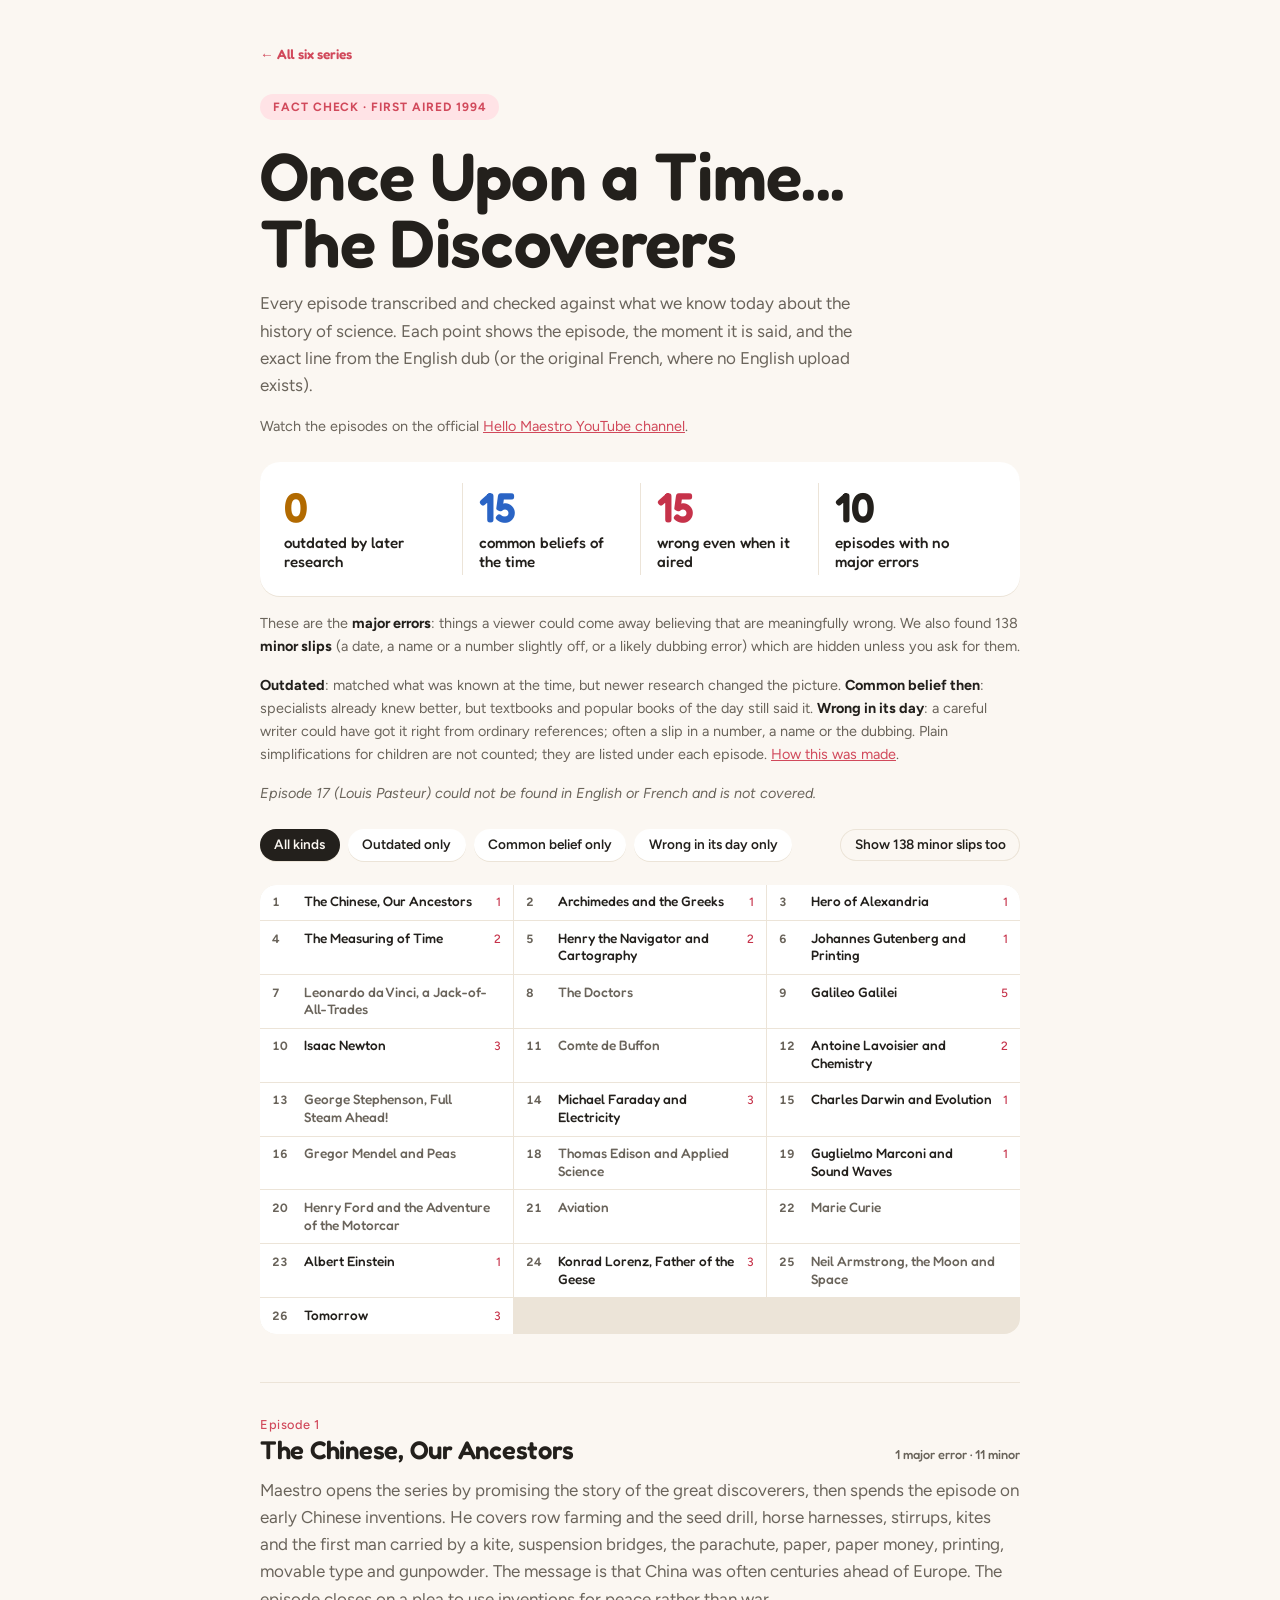
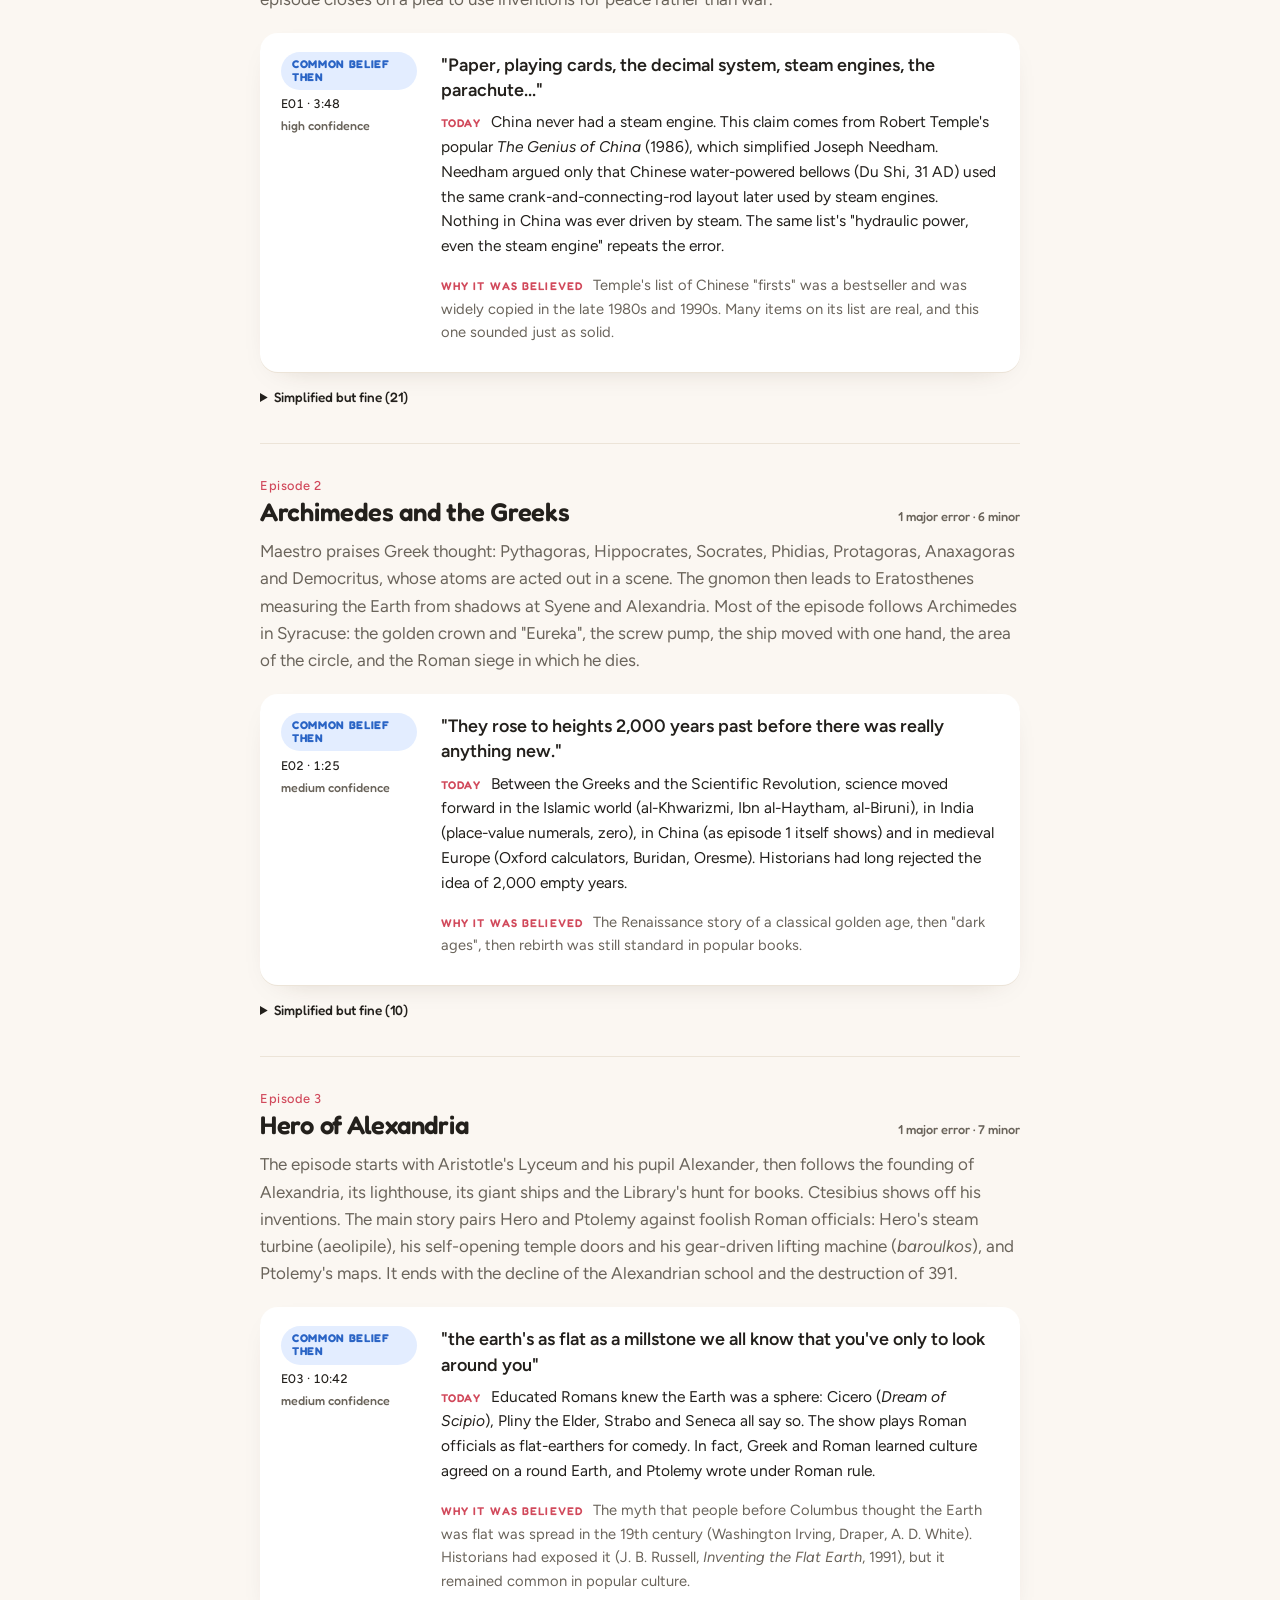
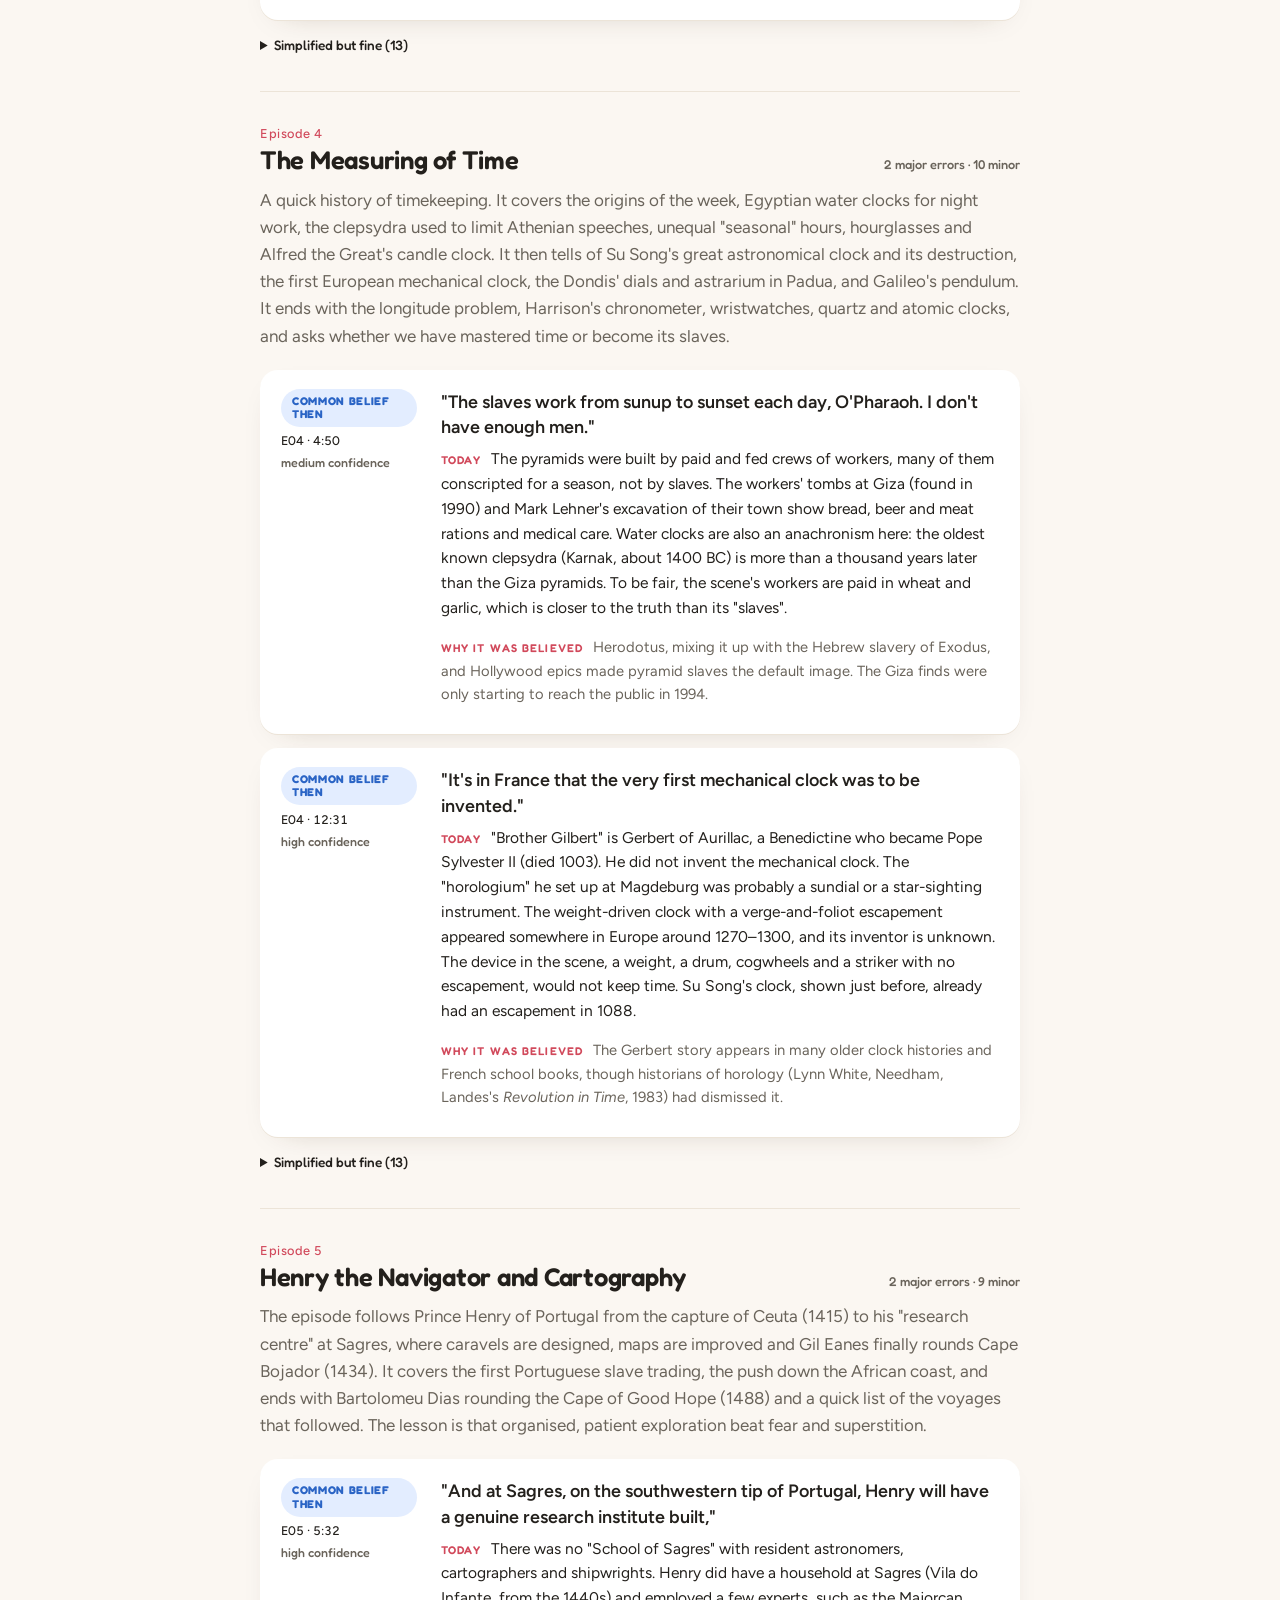
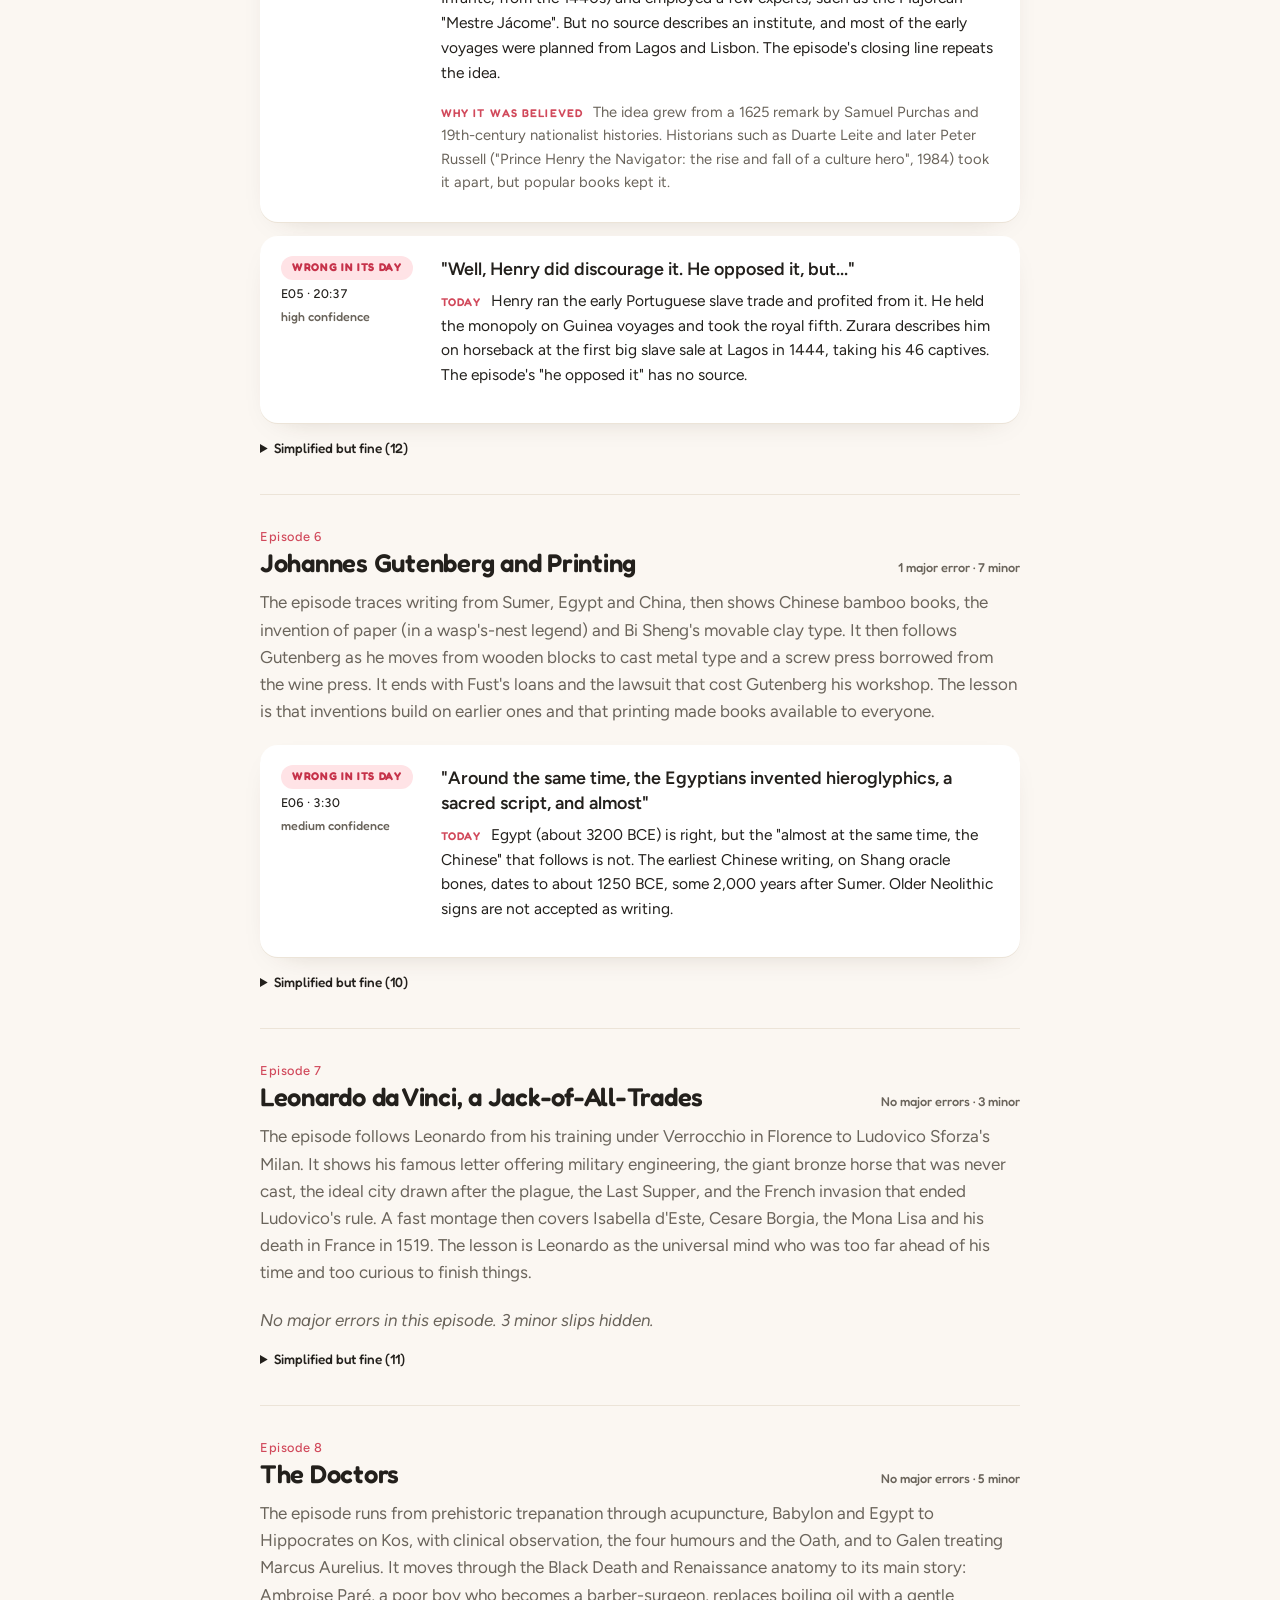
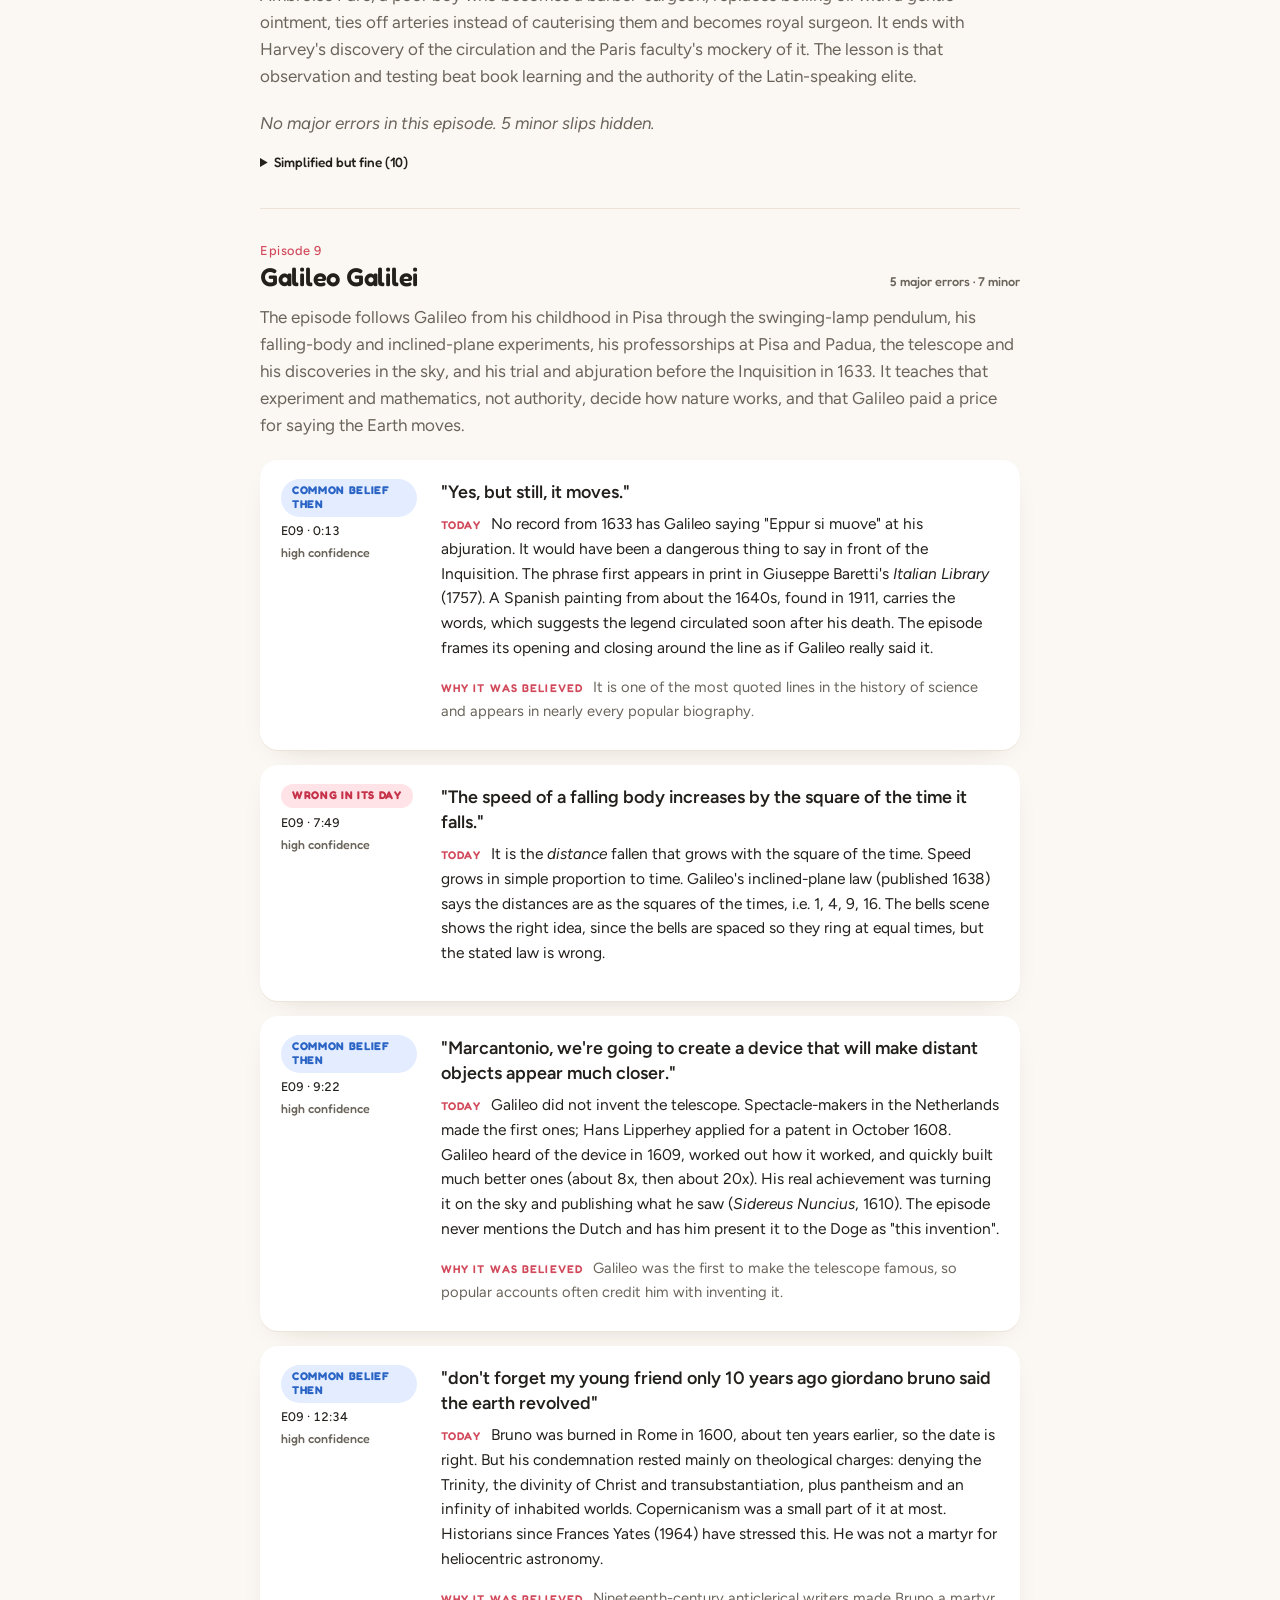
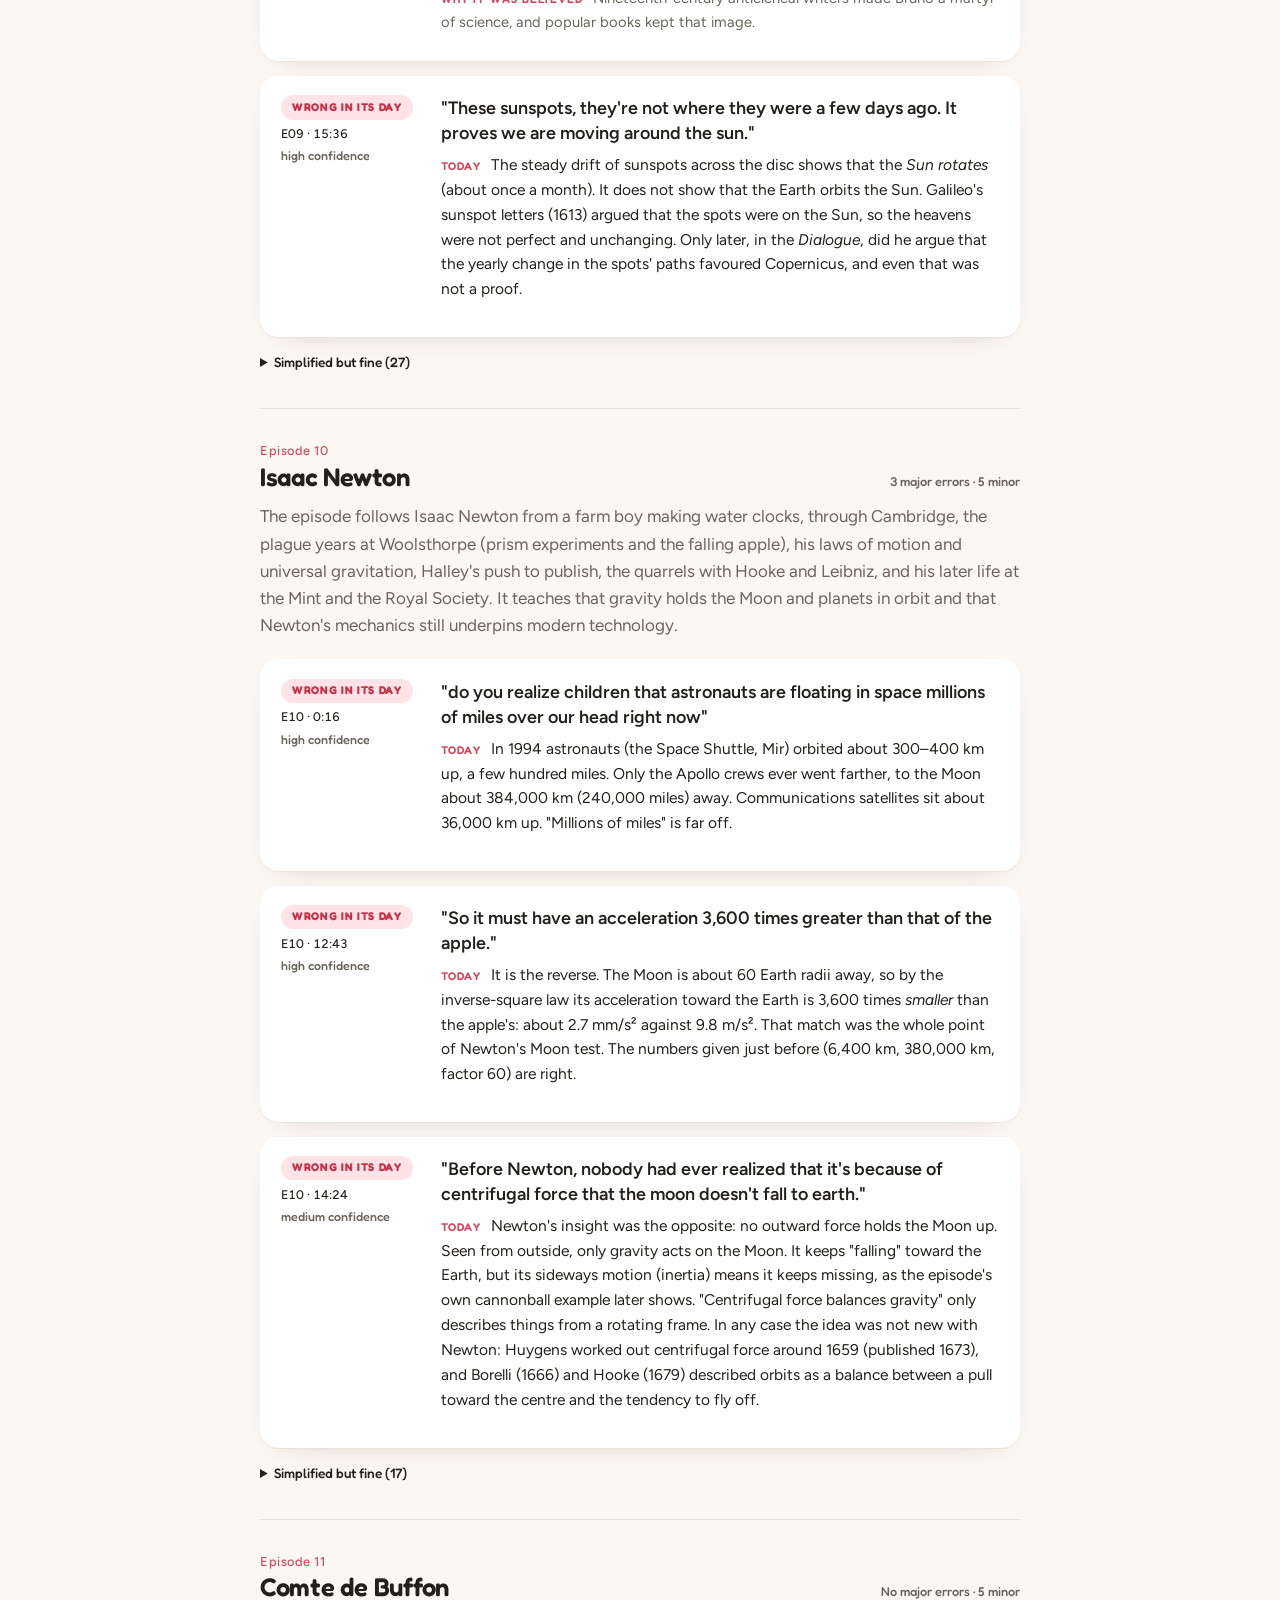
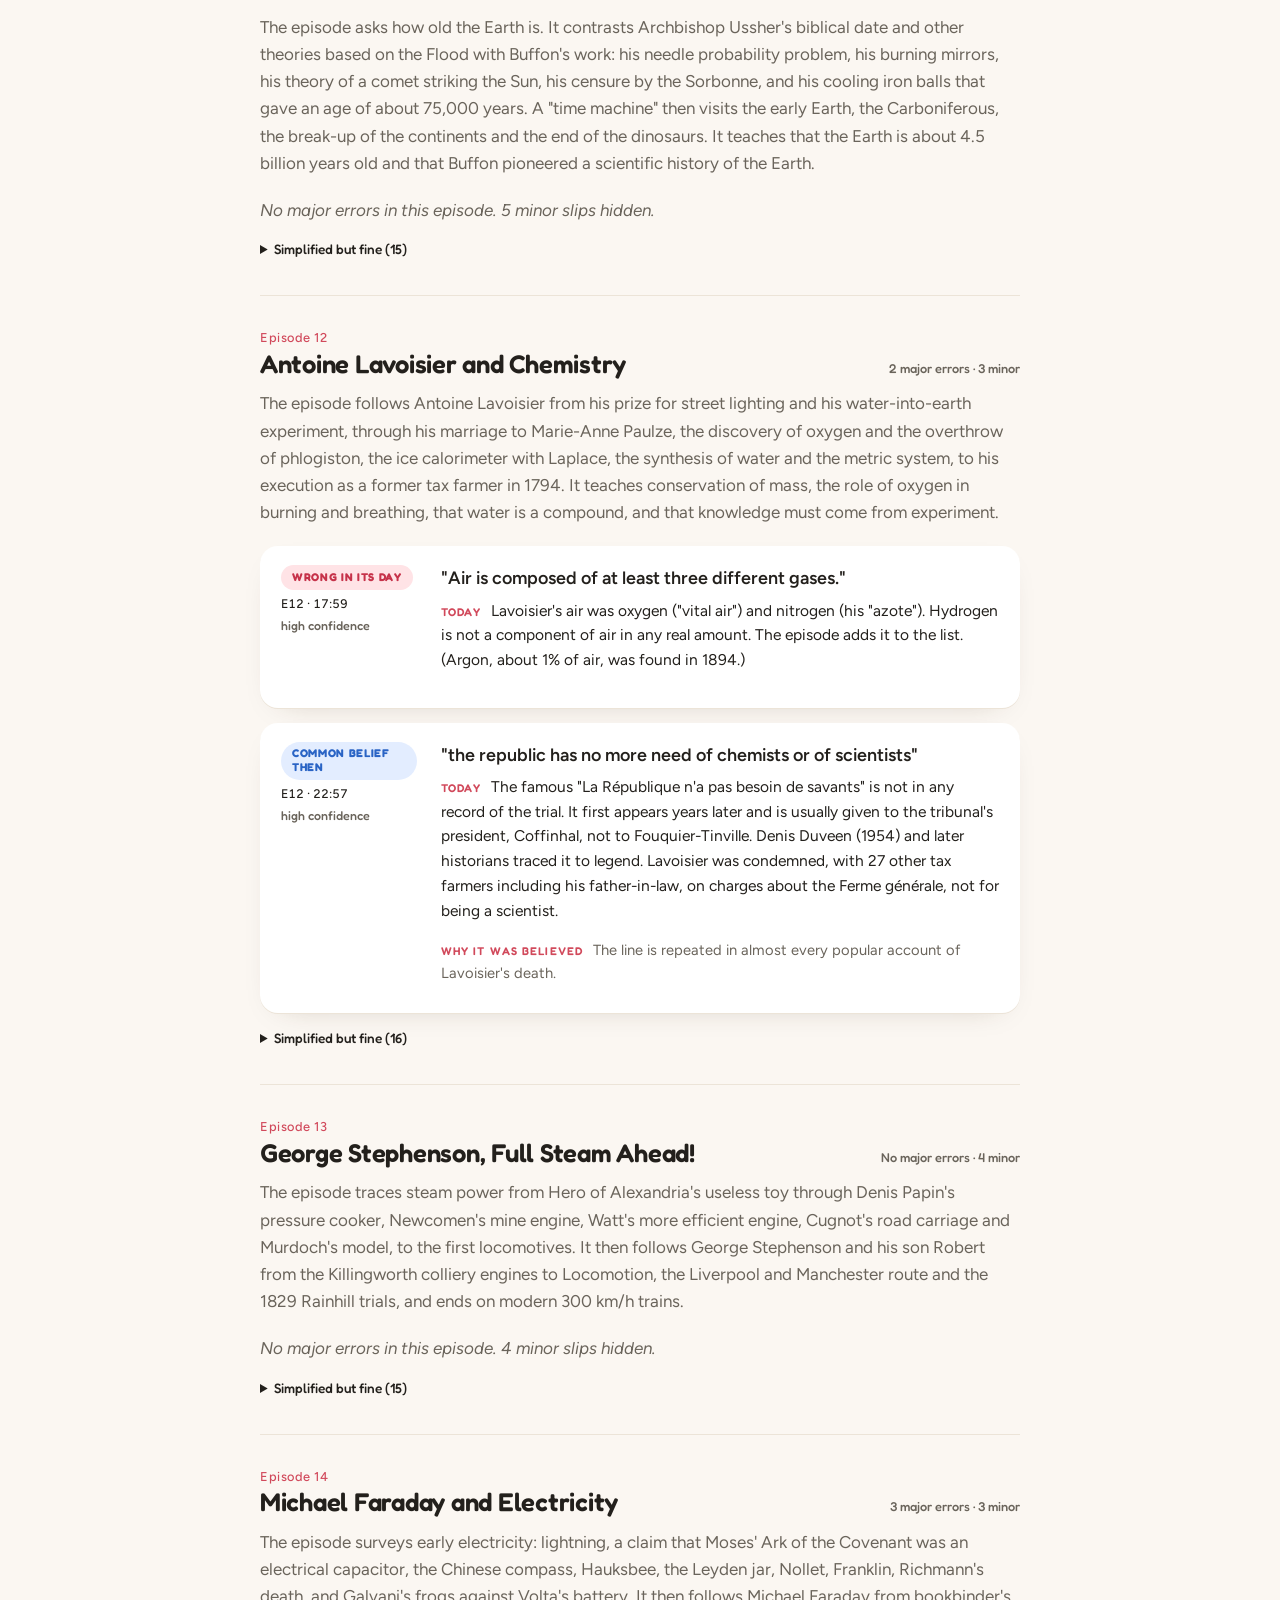
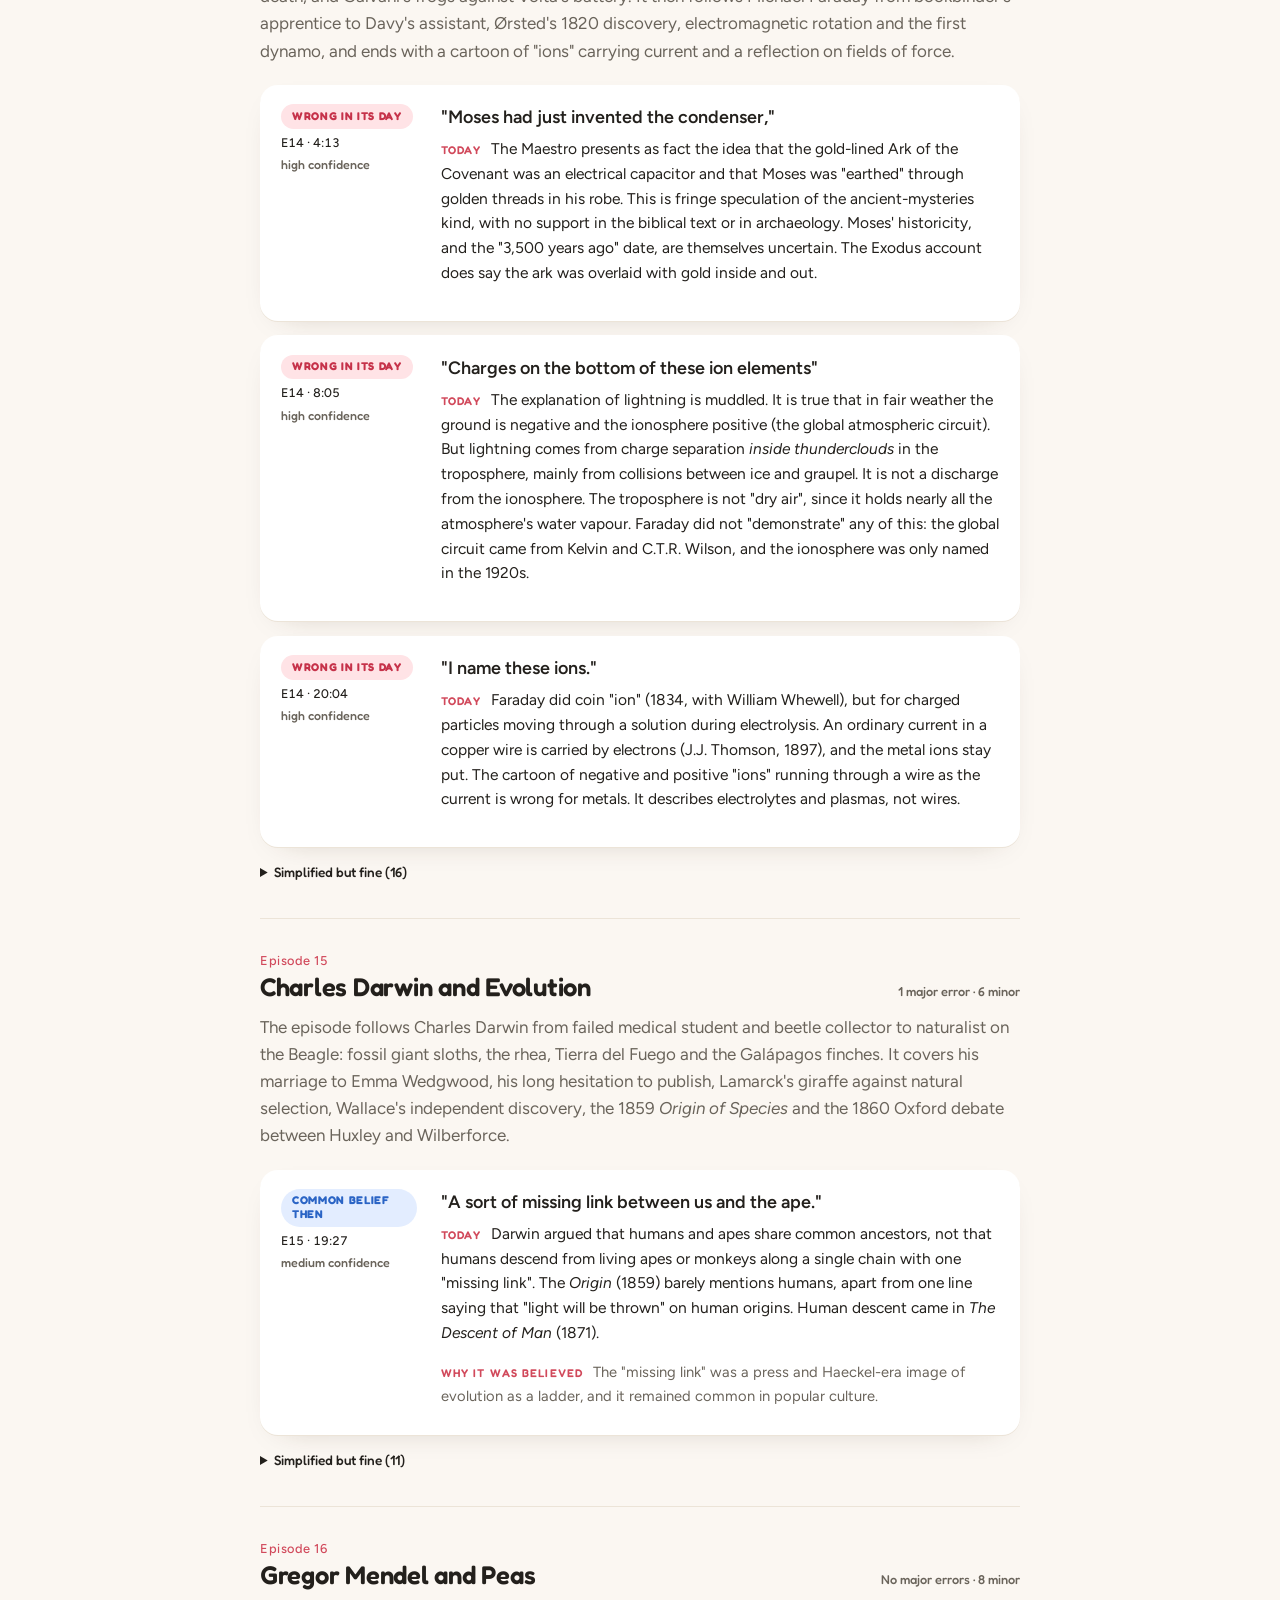
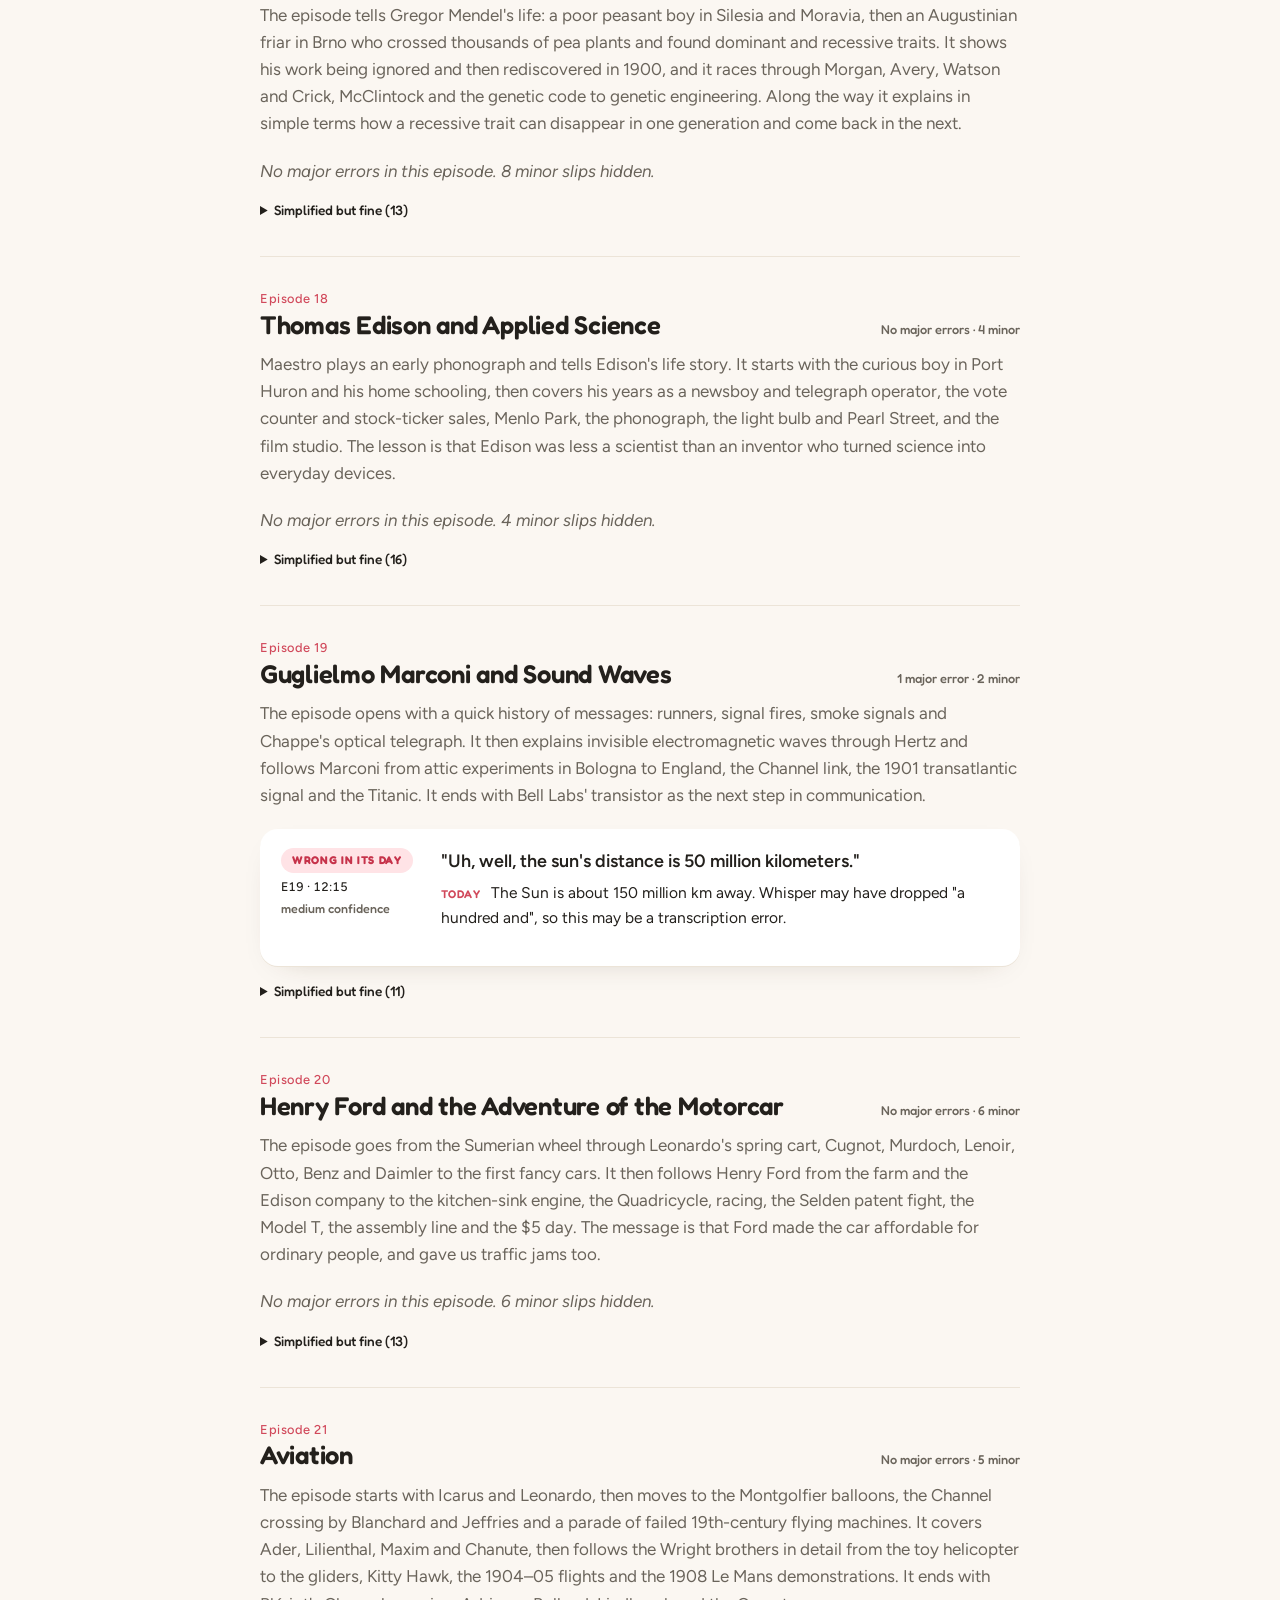
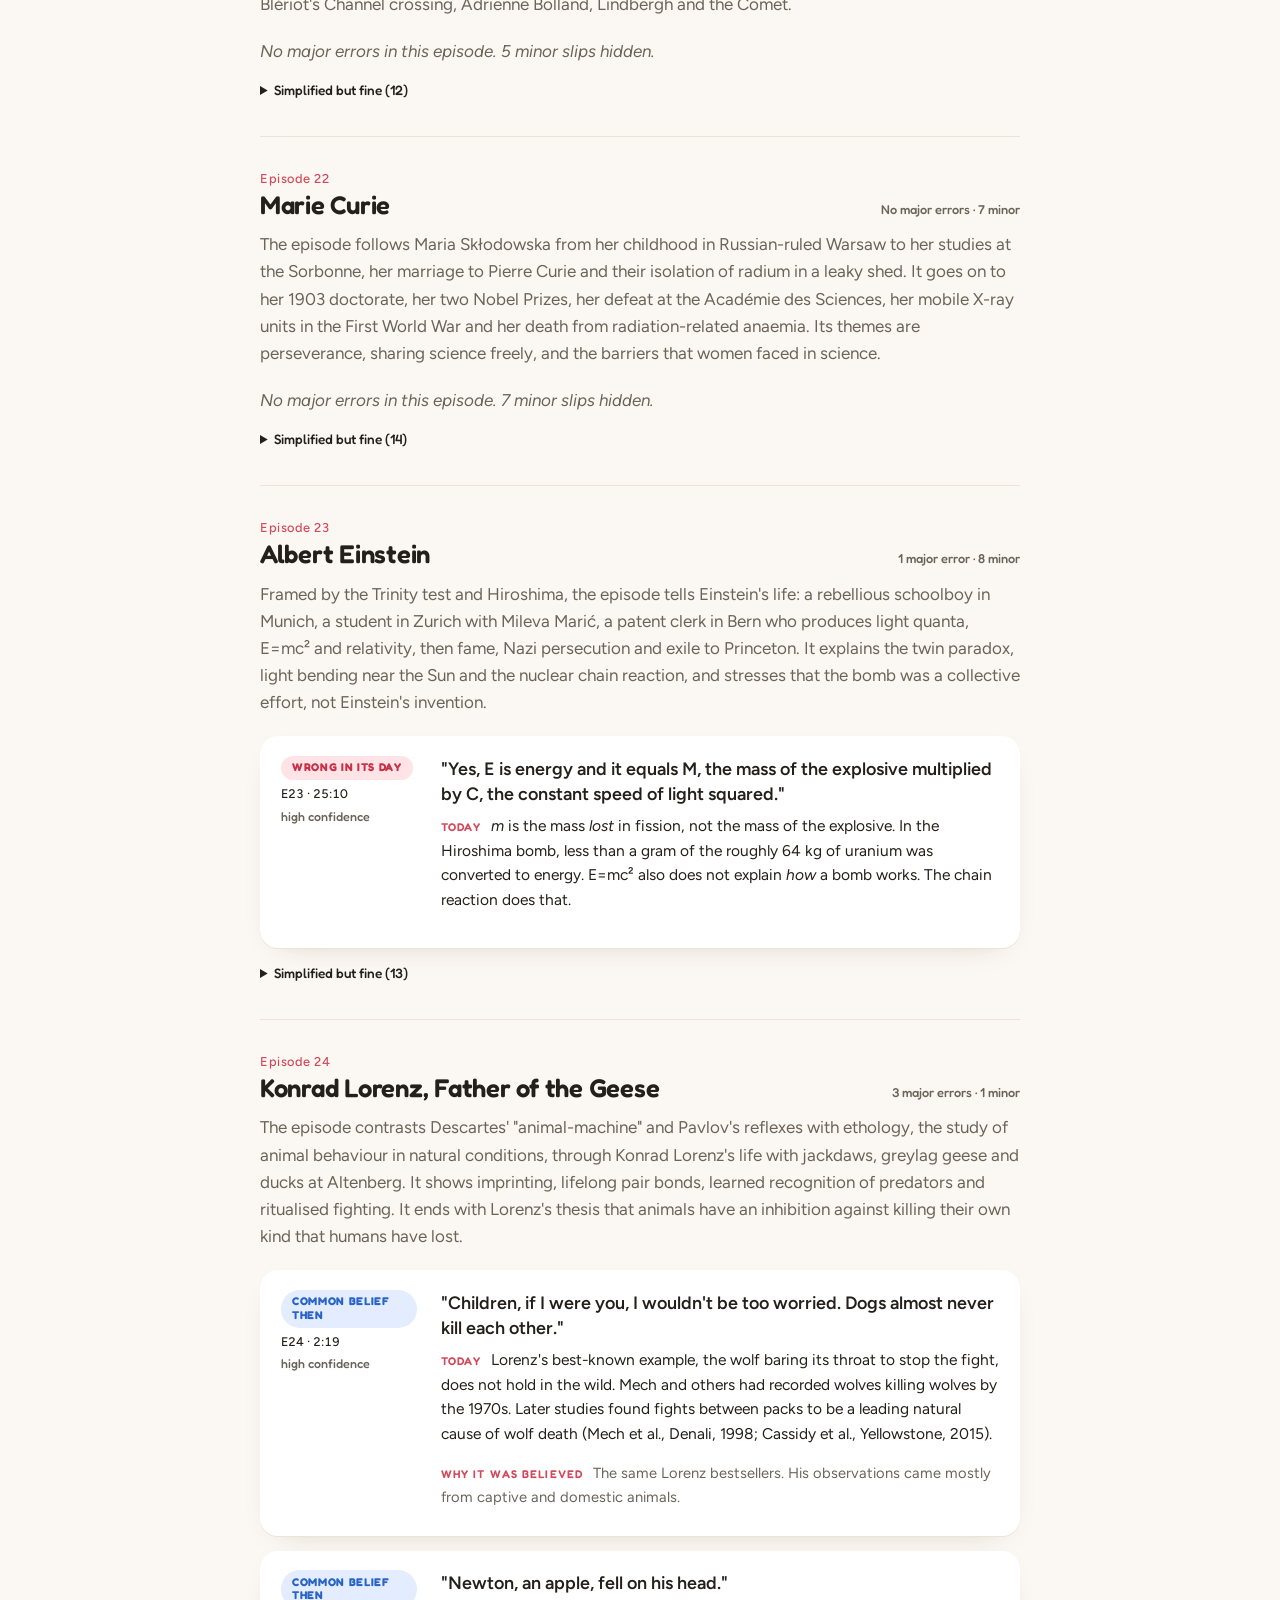
<file: docs/discoverers.html>
<!doctype html>
<html lang="en"><meta charset="utf-8"><meta name="viewport" content="width=device-width, initial-scale=1">
<title>Once Upon a Time... The Discoverers Fact Check</title>
<meta name="description" content="Episode-by-episode fact check of Once Upon a Time... The Discoverers (1994).">
<link rel="preconnect" href="https://fonts.googleapis.com"><link rel="preconnect" href="https://fonts.gstatic.com" crossorigin>
<link rel="stylesheet" href="https://fonts.googleapis.com/css2?family=Fredoka:wght@500;600&family=Figtree:ital,wght@0,400;0,600;0,700;1,400&display=swap">
<link rel="stylesheet" href="style.css">
<body>
<div class="wrap">
  <a class="back" href="./">← All six series</a>
  <p class="kicker">Fact check · first aired 1994</p>
  <h1>Once Upon a Time... The Discoverers</h1>
  <p class="lede">Every episode transcribed and checked against what we know today about the history of science. Each point shows the episode, the moment it is said, and the exact line from the English dub (or the original French, where no English upload exists).</p>
  <p class="key watch">Watch the episodes on the official <a href="https://www.youtube.com/@onceuponatimechannel">Hello Maestro YouTube channel</a>.</p>
  <div class="tally"><span class="o"><b>0</b>outdated by later research</span><span class="c"><b>15</b>common beliefs of the time</span><span class="w"><b>15</b>wrong even when it aired</span><span><b>10</b>episodes with no major errors</span></div>
  <p class="key">These are the <strong>major errors</strong>: things a viewer could come away believing that are meaningfully wrong. We also found 138 <strong>minor slips</strong> (a date, a name or a number slightly off, or a likely dubbing error) which are hidden unless you ask for them.</p>
  <p class="key"><strong>Outdated</strong>: matched what was known at the time, but newer research changed the picture. <strong>Common belief then</strong>: specialists already knew better, but textbooks and popular books of the day still said it. <strong>Wrong in its day</strong>: a careful writer could have got it right from ordinary references; often a slip in a number, a name or the dubbing. Plain simplifications for children are not counted; they are listed under each episode. <a href="./#method">How this was made</a>.</p>
  <p class="key missing">Episode 17 (Louis Pasteur) could not be found in English or French and is not covered.</p>
  <div class="filters" role="group" aria-label="Show">
    <button type="button" data-f="all" aria-pressed="true">All kinds</button>
    <button type="button" data-f="outdated" aria-pressed="false">Outdated only</button>
    <button type="button" data-f="common" aria-pressed="false">Common belief only</button>
    <button type="button" data-f="wrong" aria-pressed="false">Wrong in its day only</button>
    <button type="button" class="minor-toggle" aria-pressed="false">Show 138 minor slips too</button>
  </div>
  <nav class="index" aria-label="Episodes"><a href="#e01" class="has"><b>1</b>The Chinese, Our Ancestors<i>1</i></a><a href="#e02" class="has"><b>2</b>Archimedes and the Greeks<i>1</i></a><a href="#e03" class="has"><b>3</b>Hero of Alexandria<i>1</i></a><a href="#e04" class="has"><b>4</b>The Measuring of Time<i>2</i></a><a href="#e05" class="has"><b>5</b>Henry the Navigator and Cartography<i>2</i></a><a href="#e06" class="has"><b>6</b>Johannes Gutenberg and Printing<i>1</i></a><a href="#e07" class=""><b>7</b>Leonardo da Vinci, a Jack-of-All-Trades<i></i></a><a href="#e08" class=""><b>8</b>The Doctors<i></i></a><a href="#e09" class="has"><b>9</b>Galileo Galilei<i>5</i></a><a href="#e10" class="has"><b>10</b>Isaac Newton<i>3</i></a><a href="#e11" class=""><b>11</b>Comte de Buffon<i></i></a><a href="#e12" class="has"><b>12</b>Antoine Lavoisier and Chemistry<i>2</i></a><a href="#e13" class=""><b>13</b>George Stephenson, Full Steam Ahead!<i></i></a><a href="#e14" class="has"><b>14</b>Michael Faraday and Electricity<i>3</i></a><a href="#e15" class="has"><b>15</b>Charles Darwin and Evolution<i>1</i></a><a href="#e16" class=""><b>16</b>Gregor Mendel and Peas<i></i></a><a href="#e18" class=""><b>18</b>Thomas Edison and Applied Science<i></i></a><a href="#e19" class="has"><b>19</b>Guglielmo Marconi and Sound Waves<i>1</i></a><a href="#e20" class=""><b>20</b>Henry Ford and the Adventure of the Motorcar<i></i></a><a href="#e21" class=""><b>21</b>Aviation<i></i></a><a href="#e22" class=""><b>22</b>Marie Curie<i></i></a><a href="#e23" class="has"><b>23</b>Albert Einstein<i>1</i></a><a href="#e24" class="has"><b>24</b>Konrad Lorenz, Father of the Geese<i>3</i></a><a href="#e25" class=""><b>25</b>Neil Armstrong, the Moon and Space<i></i></a><a href="#e26" class="has"><b>26</b>Tomorrow<i>3</i></a></nav>
  <section class="ep" id="e01">
  <header class="ep-head"><span class="ep-no">Episode 1</span><h2>The Chinese, Our Ancestors</h2>
  <span class="ep-count ">1 major error · 11 minor</span></header>
  <p class="summary">Maestro opens the series by promising the story of the great discoverers, then spends the episode on early Chinese inventions. He covers row farming and the seed drill, horse harnesses, stirrups, kites and the first man carried by a kite, suspension bridges, the parachute, paper, paper money, printing, movable type and gunpowder. The message is that China was often centuries ahead of Europe. The episode closes on a plea to use inventions for peace rather than war.</p>
  
  <ol class="claims"><li class="claim common major">
  <div class="claim-meta"><span class="tag">Common belief then</span><span class="where">E01 · <span class="ts" title="Time in the episode">3:48</span></span><span class="conf">high confidence</span></div>
  <blockquote>&quot;Paper, playing cards, the decimal system, steam engines, the parachute...&quot;</blockquote>
  <p class="today"><span class="lbl">Today</span>China never had a steam engine. This claim comes from Robert Temple&#x27;s popular <em>The Genius of China</em> (1986), which simplified Joseph Needham. Needham argued only that Chinese water-powered bellows (Du Shi, 31 AD) used the same crank-and-connecting-rod layout later used by steam engines. Nothing in China was ever driven by steam. The same list&#x27;s &quot;hydraulic power, even the steam engine&quot; repeats the error.</p>
  <p class="why"><span class="lbl">Why it was believed</span>Temple&#x27;s list of Chinese &quot;firsts&quot; was a bestseller and was widely copied in the late 1980s and 1990s. Many items on its list are real, and this one sounded just as solid.</p>
</li><li class="claim common minor">
  <div class="claim-meta"><span class="tag">Common belief then</span><span class="sev">Minor slip</span><span class="where">E01 · <span class="ts" title="Time in the episode">3:57</span></span><span class="conf">medium confidence</span></div>
  <blockquote>&quot;How blood circulates.&quot;</blockquote>
  <p class="today"><span class="lbl">Today</span>The <em>Huangdi Neijing</em> (around the 2nd–1st century BC) describes blood and <em>qi</em> flowing in continuous cycles through channels. That is a real and early idea, but it is not circulation in William Harvey&#x27;s sense (1628): a heart pumping blood out through arteries and back through veins in a closed loop, proved by measurement. Calling it the discovery of circulation 1,000–2,000 years before Europe overstates it.</p>
  <p class="why"><span class="lbl">Why it was believed</span>Temple, following Needham&#x27;s more cautious wording, presented it as &quot;the circulation of the blood&quot;.</p>
</li><li class="claim common minor">
  <div class="claim-meta"><span class="tag">Common belief then</span><span class="sev">Minor slip</span><span class="where">E01 · <span class="ts" title="Time in the episode">4:02</span></span><span class="conf">medium confidence</span></div>
  <blockquote>&quot;And brandy as well.&quot;</blockquote>
  <p class="today"><span class="lbl">Today</span>Secure evidence of distilled alcohol in China dates only from the Jin and Yuan dynasties (12th–13th century). That is about when distilled &quot;aqua vitae&quot; appears in Salerno and elsewhere in Europe. Earlier Chinese dates are argued but not proven, so China being far ahead on brandy is doubtful.</p>
  <p class="why"><span class="lbl">Why it was believed</span>Temple&#x27;s book gave an early Chinese date for distilling spirits.</p>
</li><li class="claim common minor">
  <div class="claim-meta"><span class="tag">Common belief then</span><span class="sev">Minor slip</span><span class="where">E01 · <span class="ts" title="Time in the episode">9:15</span></span><span class="conf">high confidence</span></div>
  <blockquote>&quot;The same horse could now pull ten times the load.&quot;</blockquote>
  <p class="today"><span class="lbl">Today</span>The Chinese did develop the breast-strap harness (by about the 4th century BC) and the collar harness (around the 5th century AD) well before Europe. However, the claim that the ancient &quot;throat-and-girth&quot; harness choked horses, and that the collar multiplied pulling power several times over, comes from Richard Lefebvre des Noëttes (1931). Trials by J. Spruytte (1977) and later work showed that the ancient harness, properly fitted, did not choke the horse. The &quot;ten times&quot; figure has no basis.</p>
  <p class="why"><span class="lbl">Why it was believed</span>Lefebvre des Noëttes&#x27; thesis was taken up by Needham and Lynn White and stayed standard in popular histories of technology.</p>
</li><li class="claim wrong minor">
  <div class="claim-meta"><span class="tag">Wrong in its day</span><span class="sev">Minor slip</span><span class="where">E01 · <span class="ts" title="Time in the episode">10:58</span></span><span class="conf">high confidence</span></div>
  <blockquote>&quot;The Chinese were 2,000 years ahead.&quot;</blockquote>
  <p class="today"><span class="lbl">Today</span>The earliest stirrups are Chinese: a single mounting stirrup on a figurine from 302 AD and paired stirrups by about 322 AD. Stirrups reached Europe with the Avars around the 6th–7th century. That is a lead of roughly 300–400 years, not 2,000. India had toe-loop stirrups even earlier. The show is right that the Egyptians, Greeks and Romans rode without stirrups.</p>
  
</li><li class="claim common minor">
  <div class="claim-meta"><span class="tag">Common belief then</span><span class="sev">Minor slip</span><span class="where">E01 · <span class="ts" title="Time in the episode">11:31</span></span><span class="conf">medium confidence</span></div>
  <blockquote>&quot;The Chinese stirrup set the stage of history for Western knights in armor.&quot;</blockquote>
  <p class="today"><span class="lbl">Today</span>This is Lynn White&#x27;s &quot;stirrup thesis&quot; (1962): stirrups made mounted shock combat possible and so created feudal knighthood. Historians (Sawyer and Hilton 1963, Bachrach 1970 and others) rejected it soon after. Steppe horsemen conquered before they had stirrups, and Frankish adoption of stirrups did not line up with any change in tactics.</p>
  <p class="why"><span class="lbl">Why it was believed</span>White&#x27;s <em>Medieval Technology and Social Change</em> was hugely influential and memorable, and popular books kept repeating it.</p>
</li><li class="claim common minor">
  <div class="claim-meta"><span class="tag">Common belief then</span><span class="sev">Minor slip</span><span class="where">E01 · <span class="ts" title="Time in the episode">11:59</span></span><span class="conf">medium confidence</span></div>
  <blockquote>&quot;The universal joint that makes car transmissions possible.&quot;</blockquote>
  <p class="today"><span class="lbl">Today</span>The Chinese device (Ding Huan, about 180 AD) was a gimbal (a &quot;Cardan suspension&quot;), not a universal joint. Gimbals were also known earlier in the Greek world (Philo of Byzantium, 3rd century BC). The universal joint used in drive shafts goes back to Cardano and Robert Hooke (17th century).</p>
  <p class="why"><span class="lbl">Why it was believed</span>Temple&#x27;s list calls the gimbal a &quot;Cardan suspension&quot;, which is easily confused with the cardan (universal) joint.</p>
</li><li class="claim common minor">
  <div class="claim-meta"><span class="tag">Common belief then</span><span class="sev">Minor slip</span><span class="where">E01 · <span class="ts" title="Time in the episode">17:24</span></span><span class="conf">medium confidence</span></div>
  <blockquote>&quot;This is the story of a young man who became emperor in the Zia dynasty.&quot;</blockquote>
  <p class="today"><span class="lbl">Today</span>This is the legend of Shun, recorded by Sima Qian (around 90 BC), who escaped from a burning granary by holding two large bamboo hats and jumping. Shun is a legendary ruler, traditionally placed before the Xia dynasty, around 2200 BC (about 4,200 years ago, not &quot;nearly 5,000&quot;). The story is a legend, not evidence that the parachute existed &quot;centuries before our era&quot;. (&quot;Zia&quot; is Xia.)</p>
  <p class="why"><span class="lbl">Why it was believed</span>Temple presented it as the first parachute, and popular books repeated it.</p>
</li><li class="claim wrong minor">
  <div class="claim-meta"><span class="tag">Wrong in its day</span><span class="sev">Minor slip</span><span class="where">E01 · <span class="ts" title="Time in the episode">20:05</span></span><span class="conf">medium confidence</span></div>
  <blockquote>&quot;Then you will have the invention of the parachute in Europe, straight from China.&quot;</blockquote>
  <p class="today"><span class="lbl">Today</span>The European parachute did not come &quot;straight from China&quot;. The report that inspired it was Simon de La Loubère&#x27;s account (1691) of acrobats in Siam (Thailand), not China. It inspired Louis-Sébastien Lenormand, who jumped from a tower in Montpellier in 1783 and coined the word &quot;parachute&quot;. André-Jacques Garnerin made the first jump from a balloon on 22 October 1797 over Paris, from about 900–1,000 m. That was a hydrogen balloon, not one of the Montgolfiers&#x27;. Faust Vrančić had already published a parachute design in 1595. (The garbled &quot;1080&quot; may be a mishearing of &quot;1680s&quot;.)</p>
  
</li><li class="claim wrong minor">
  <div class="claim-meta"><span class="tag">Wrong in its day</span><span class="sev">Minor slip</span><span class="where">E01 · <span class="ts" title="Time in the episode">21:52</span></span><span class="conf">medium confidence</span></div>
  <blockquote>&quot;It was only in the 13th century that paper was to be made in Europe.&quot;</blockquote>
  <p class="today"><span class="lbl">Today</span>Paper was made in Muslim Spain, at Xàtiva near Valencia, by the mid-12th century, and it was used there earlier. The 13th century is right for Christian Europe (Fabriano in Italy, around 1270s). &quot;15 centuries after China&quot; is about right either way.</p>
  
</li><li class="claim wrong minor">
  <div class="claim-meta"><span class="tag">Wrong in its day</span><span class="sev">Minor slip</span><span class="where">E01 · <span class="ts" title="Time in the episode">22:13</span></span><span class="conf">medium confidence</span></div>
  <blockquote>&quot;1041, a Chinese Picheng invents movable type, 26 characters in the West, up to 400,000 in China.&quot;</blockquote>
  <p class="today"><span class="lbl">Today</span>Bi Sheng (&quot;Picheng&quot;) made ceramic movable type in the 1040s, which is correct. But no Chinese printer used 400,000 characters. The largest classical dictionary, the Kangxi Dictionary of 1716, has about 47,000, and a working font needed a few thousand characters (with many copies of each). Wang Zhen&#x27;s wooden type (about 1300) had around 60,000 pieces. &quot;400,000&quot; is probably a dub or transcription slip for 40,000.</p>
  
</li><li class="claim wrong minor">
  <div class="claim-meta"><span class="tag">Wrong in its day</span><span class="sev">Minor slip</span><span class="where">E01 · <span class="ts" title="Time in the episode">22:32</span></span><span class="conf">medium confidence</span></div>
  <blockquote>&quot;They were rifles, and mortars, and cannons, incendiary missiles, even flamethrowers.&quot;</blockquote>
  <p class="today"><span class="lbl">Today</span>China did invent gunpowder weapons: fire lances, bombs, rockets, hand cannons and cannons. Rifling (spiral grooves in the barrel) was a European invention (Germany, late 15th century), so &quot;rifles&quot; is wrong. The Chinese pump flamethrower (919 AD) burned petroleum oil bought from the Arab world, and the Byzantines had been spraying &quot;Greek fire&quot; from siphons since the 670s.</p>
  
</li></ol>
  <details class="fine"><summary>Simplified but fine (21)</summary><ul><li>Porcelain about 1,700 years before Europe: true porcelain dates from the Eastern Han (around the 2nd century AD) and Meissen from 1708–10. Roughly 1,500–1,600 years.</li><li>Playing cards (Tang dynasty, 9th century) came about five centuries before Europe (1370s).</li><li>Hand cannons appeared in 13th-century China (the Heilongjiang gun, about 1288). Calling them pistols is loose, but China came first.</li><li>Decimal place value with counting rods, matches (sulphur-tipped sticks, 577 AD), the compass, the escapement-driven astronomical clock (Yi Xing 725, Su Song 1088), rockets, chain pumps (&quot;conveyor belt&quot;), deep drilling for brine and gas (&quot;petroleum&quot;) and woodblock printing are all genuine Chinese firsts.</li><li>Row cultivation (6th century BC), iron ploughs and the multi-tube seed drill (2nd century BC; misheard as &quot;multiple row sewing machine&quot;) came long before Europe&#x27;s seed drills (16th–18th century).</li><li>The breast-strap and collar harnesses appeared in China about 1,000 years before Europe, setting aside the &quot;ten times the load&quot; claim.</li><li>The magic lantern as a Chinese forerunner of cinema is a stretch (the Chinese &quot;trotting horse lamp&quot; was a rotating shadow lamp). The European magic lantern dates from the 1650s.</li><li>The pound lock (Qiao Weiyue, 984), paddle-wheel boats and the sternpost rudder (1st century AD, Europe about 1180) are fair Chinese firsts.</li><li>Biological pest control with citrus ants is recorded in 304 AD, about 16 centuries before the West.</li><li>The monk Huaibing raised sunken iron oxen with boats as floats in the 11th century.</li><li>Baden Baden-Powell was lifted by a kite in 1894, and Otto Lilienthal&#x27;s gliders opened the way to powered flight.</li><li>Kites date to about the 5th–4th century BC, and kites were flown for help during the siege of Nanjing (549).</li><li>Emperor Gao Yang (Wenxuan of Northern Qi) launched prisoners on kites in 559. Yuan Huangtou flew about 2.5 km and survived, around 1,335 years before Baden-Powell.</li><li>Bamboo-cable suspension bridges in Sichuan (the Anlan bridge, misheard as &quot;mainland bridge&quot;) are traditionally dated to the 3rd century BC, though the date is uncertain. China&#x27;s iron-chain bridges came about 1,500 years before Europe&#x27;s (1801).</li><li>The show rightly corrects the popular idea that Leonardo invented the parachute.</li><li>Writing appeared on Sumerian clay tablets, though about 5,200 years ago (Uruk, around 3200 BC) rather than 6,000. Egyptian writing came at roughly the same time.</li><li>Paper dates to the 2nd century BC from archaeology (Fangmatan, Baqiao), well before the traditional Cai Lun date of 105 AD. The show is ahead of most popular books here.</li><li>Paper armour, paper money (Sichuan <em>jiaozi</em>, early 11th century), death for counterfeiting (printed on Yuan notes) and Europe&#x27;s first banknotes (Stockholm, 1661) are all correct.</li><li>The Diamond Sutra (868) is the oldest dated printed book. Undated earlier prints exist (Korea and Japan, 8th century).</li><li>The Mongols reached Silesia and Hungary in 1241, and Gutenberg&#x27;s press followed about two centuries later. Any transmission of printing from China to Europe is unproven.</li><li>Gunpowder came from Daoist alchemists searching for an elixir (9th century), and rockets reached Europe by the 13th century.</li></ul></details>
</section><section class="ep" id="e02">
  <header class="ep-head"><span class="ep-no">Episode 2</span><h2>Archimedes and the Greeks</h2>
  <span class="ep-count ">1 major error · 6 minor</span></header>
  <p class="summary">Maestro praises Greek thought: Pythagoras, Hippocrates, Socrates, Phidias, Protagoras, Anaxagoras and Democritus, whose atoms are acted out in a scene. The gnomon then leads to Eratosthenes measuring the Earth from shadows at Syene and Alexandria. Most of the episode follows Archimedes in Syracuse: the golden crown and &quot;Eureka&quot;, the screw pump, the ship moved with one hand, the area of the circle, and the Roman siege in which he dies.</p>
  
  <ol class="claims"><li class="claim common major">
  <div class="claim-meta"><span class="tag">Common belief then</span><span class="where">E02 · <span class="ts" title="Time in the episode">1:25</span></span><span class="conf">medium confidence</span></div>
  <blockquote>&quot;They rose to heights 2,000 years past before there was really anything new.&quot;</blockquote>
  <p class="today"><span class="lbl">Today</span>Between the Greeks and the Scientific Revolution, science moved forward in the Islamic world (al-Khwarizmi, Ibn al-Haytham, al-Biruni), in India (place-value numerals, zero), in China (as episode 1 itself shows) and in medieval Europe (Oxford calculators, Buridan, Oresme). Historians had long rejected the idea of 2,000 empty years.</p>
  <p class="why"><span class="lbl">Why it was believed</span>The Renaissance story of a classical golden age, then &quot;dark ages&quot;, then rebirth was still standard in popular books.</p>
</li><li class="claim wrong minor">
  <div class="claim-meta"><span class="tag">Wrong in its day</span><span class="sev">Minor slip</span><span class="where">E02 · <span class="ts" title="Time in the episode">1:52</span></span><span class="conf">medium confidence</span></div>
  <blockquote>&quot;Athena, 60 feet high.&quot;</blockquote>
  <p class="today"><span class="lbl">Today</span>Phidias&#x27; gold-and-ivory Athena Parthenos was about 11.5–12 m (around 38–40 ft), not 60 ft. His bronze Athena Promachos may have been taller, but estimates for it also fall short of 60 ft.</p>
  
</li><li class="claim common minor">
  <div class="claim-meta"><span class="tag">Common belief then</span><span class="sev">Minor slip</span><span class="where">E02 · <span class="ts" title="Time in the episode">6:39</span></span><span class="conf">high confidence</span></div>
  <blockquote>&quot;the length of the running track used in the olympics 252 000 stadiums that comes to exactly&quot;</blockquote>
  <p class="today"><span class="lbl">Today</span>Eratosthenes&#x27; method was sound. He took the angle of the Sun&#x27;s shadow at Alexandria (about 7.2°, or 1/50 of a circle) when the Sun stood overhead at Syene, and multiplied by the distance between the two cities. But we do not know which stadion he used. The Olympic track is about 192 m, which gives about 48,000 km, roughly 20% too large. The show&#x27;s &quot;exactly 39,690 km&quot; assumes a stadion of 157.5 m, a disputed modern reconstruction. Estimates for his stadion range from about 157 to 185 m, so his error was somewhere between about 1% and 16%. The 5,000-stadion distance was itself a rough figure, and Syene is not due south of Alexandria. &quot;Only 300 km off&quot; is a choice of number, not a fact.</p>
  <p class="why"><span class="lbl">Why it was believed</span>The &quot;within 1%&quot; version was popular in textbooks and television (it fits the 157.5 m stadion). Few popular accounts mentioned that the length of the stadion is unknown.</p>
</li><li class="claim wrong minor">
  <div class="claim-meta"><span class="tag">Wrong in its day</span><span class="sev">Minor slip</span><span class="where">E02 · <span class="ts" title="Time in the episode">7:20</span></span><span class="conf">medium confidence</span></div>
  <blockquote>&quot;Alexandria is a peaceful city, and I studied with Euclid, the greatest mathematician in the world.&quot;</blockquote>
  <p class="today"><span class="lbl">Today</span>Euclid was active around 300 BC, and Archimedes was born around 287 BC. If Archimedes studied in Alexandria (Diodorus says he spent time in Egypt), it was with Euclid&#x27;s successors. His known correspondents there were Conon of Samos, Dositheus and Eratosthenes. Standard references in 1994 already said &quot;probably studied under Euclid&#x27;s successors&quot;.</p>
  
</li><li class="claim common minor">
  <div class="claim-meta"><span class="tag">Common belief then</span><span class="sev">Minor slip</span><span class="where">E02 · <span class="ts" title="Time in the episode">11:07</span></span><span class="conf">medium confidence</span></div>
  <blockquote>&quot;Notice the weight of its volume in water that overflowed.&quot;</blockquote>
  <p class="today"><span class="lbl">Today</span>The bath, &quot;Eureka&quot; and the naked run through the streets come from Vitruvius, writing about 200 years later. The method he describes, comparing the water displaced by the crown with that displaced by an equal weight of gold, would barely have worked. For a 1 kg crown with 30% silver, the extra volume is about 13 cm³, a rise of a fraction of a millimetre in any reasonable vessel. Galileo (<em>La Bilancetta</em>, 1586) suggested that Archimedes more likely weighed the crown against gold while both hung in water, using his own law of buoyancy. The show gives the Vitruvius version as fact.</p>
  <p class="why"><span class="lbl">Why it was believed</span>It is one of the best-known stories in the history of science, and Vitruvius is an ancient source.</p>
</li><li class="claim wrong minor">
  <div class="claim-meta"><span class="tag">Wrong in its day</span><span class="sev">Minor slip</span><span class="where">E02 · <span class="ts" title="Time in the episode">14:02</span></span><span class="conf">medium confidence</span></div>
  <blockquote>&quot;The blades are turned by the current in the river.&quot;</blockquote>
  <p class="today"><span class="lbl">Today</span>The Archimedes screw was turned by hand or by people treading it, as in Roman mines and Egyptian fields. It does not run on its own from a river current. No ancient source describes a screw driven by the current, and Vitruvius says men turned it by treading. Diodorus credits Archimedes with the screw during his stay in Egypt. Some historians think it is older still: Stephanie Dalley argued in the 1990s for Sennacherib&#x27;s Assyria.</p>
  
</li><li class="claim wrong minor">
  <div class="claim-meta"><span class="tag">Wrong in its day</span><span class="sev">Minor slip</span><span class="where">E02 · <span class="ts" title="Time in the episode">16:45</span></span><span class="conf">high confidence</span></div>
  <blockquote>&quot;The squaring of the circle.&quot;</blockquote>
  <p class="today"><span class="lbl">Today</span>Archimedes did not square the circle. With compass and straightedge it cannot be done, as Lindemann proved in 1882 when he showed that π is transcendental. In <em>Measurement of a Circle</em> he proved that a circle&#x27;s area equals a right triangle with the radius and the circumference as its sides. He trapped π between 3 10/71 and 3 1/7 (3.1408–3.1429) using polygons of 96 sides, not between an outer and an inner square. The value 3.1416 is Ptolemy&#x27;s (377/120), not Archimedes&#x27;. That areas of circles go as the square of the radius was already in Euclid (XII.2).</p>
  
</li></ol>
  <details class="fine"><summary>Simplified but fine (10)</summary><ul><li>&quot;Eureka&quot; means &quot;I have found it&quot;, and the gnomon really can serve as a sundial, find north and measure heights by shadows (Thales&#x27; pyramid trick). The &quot;250 feet&quot; pyramid is unnamed, but the Great Pyramid was about 146 m (481 ft).</li><li>Pythagoras, Hippocrates &quot;founding&quot; medicine, Protagoras&#x27; &quot;man is the measure&quot; and Anaxagoras&#x27; <em>nous</em> are fair summaries. &quot;Know thyself&quot; was a Delphic maxim adopted by Socrates, and &quot;I know that I know nothing&quot; paraphrases Plato&#x27;s <em>Apology</em>.</li><li>Democritus (with his teacher Leucippus) proposed indivisible atoms about 2,400 years ago. His &quot;laughing philosopher&quot; nickname is traditional. Atoms were first imaged in the 1950s–80s (field-ion microscope, then the STM), and modern atoms are not indivisible.</li><li>The four elements were Empedocles&#x27; theory. Showing evaporation as water becoming &quot;air&quot; fairly reflects Greek thinking.</li><li>Eratosthenes did his work around 240 BC, using the summer solstice at Syene (&quot;Siena&quot;/&quot;Cien&quot; = Aswan), near the Tropic of Cancer, and got 252,000 stadia. In the anecdote, the Sun lit the bottom of a well.</li><li>Syracuse was a large, rich Greek city in the 3rd century BC. &quot;Half a million&quot; is the top of old estimates, and modern figures are lower.</li><li>Archimedes&#x27; father Phidias was an astronomer (Archimedes says so in <em>The Sand Reckoner</em>). &quot;Court astronomer&quot; is embellishment.</li><li>Hiero&#x27;s challenge: Plutarch says Archimedes single-handedly drew a loaded ship ashore with compound pulleys. &quot;Give me a place to stand and I will move the Earth&quot; is attributed to him by Pappus and others (&quot;Comedians&quot; is a mishearing of Archimedes).</li><li>Hiero II died in 215 BC, and his young grandson Hieronymus was assassinated in 214. Marcellus besieged Syracuse in 214–212 BC, Archimedes&#x27; machines held off the Romans, and a soldier killed him despite Marcellus&#x27; order to spare him.</li><li>The sledgehammer test of the crown and the goldsmith&#x27;s confession are dramatic invention, but the reasoning (same weight, more volume, a less dense metal such as silver) is correct.</li></ul></details>
</section><section class="ep" id="e03">
  <header class="ep-head"><span class="ep-no">Episode 3</span><h2>Hero of Alexandria</h2>
  <span class="ep-count ">1 major error · 7 minor</span></header>
  <p class="summary">The episode starts with Aristotle&#x27;s Lyceum and his pupil Alexander, then follows the founding of Alexandria, its lighthouse, its giant ships and the Library&#x27;s hunt for books. Ctesibius shows off his inventions. The main story pairs Hero and Ptolemy against foolish Roman officials: Hero&#x27;s steam turbine (aeolipile), his self-opening temple doors and his gear-driven lifting machine (<em>baroulkos</em>), and Ptolemy&#x27;s maps. It ends with the decline of the Alexandrian school and the destruction of 391.</p>
  
  <ol class="claims"><li class="claim common minor">
  <div class="claim-meta"><span class="tag">Common belief then</span><span class="sev">Minor slip</span><span class="where">E03 · <span class="ts" title="Time in the episode">1:26</span></span><span class="conf">medium confidence</span></div>
  <blockquote>&quot;Peripatetic. That means everybody walking about because his students weren&#x27;t stuck sitting in one place.&quot;</blockquote>
  <p class="today"><span class="lbl">Today</span>&quot;Peripatetic&quot; most likely comes from the <em>peripatos</em>, the covered walkway of the Lyceum where the school met. The story that Aristotle lectured while walking around is an ancient explanation of the name, not established fact.</p>
  <p class="why"><span class="lbl">Why it was believed</span>The walking-teacher story is old (Diogenes Laërtius) and appealing, and it was repeated in most popular accounts.</p>
</li><li class="claim wrong minor">
  <div class="claim-meta"><span class="tag">Wrong in its day</span><span class="sev">Minor slip</span><span class="where">E03 · <span class="ts" title="Time in the episode">2:19</span></span><span class="conf">high confidence</span></div>
  <blockquote>&quot;Ptolemy succeeded Alexander and built a great library and his son Ptolemy II a lighthouse 40 meters high, one of the wonders of the world.&quot;</blockquote>
  <p class="today"><span class="lbl">Today</span>The Pharos of Alexandria was about 100–130 m high, one of the tallest buildings of the ancient world, not 40 m. It was begun under Ptolemy I and finished under Ptolemy II (around 280 BC).</p>
  
</li><li class="claim wrong minor">
  <div class="claim-meta"><span class="tag">Wrong in its day</span><span class="sev">Minor slip</span><span class="where">E03 · <span class="ts" title="Time in the episode">2:19</span></span><span class="conf">medium confidence</span></div>
  <blockquote>&quot;Just imagine, the mast was 10 stories high, and there were 2,000 oarsmen.&quot;</blockquote>
  <p class="today"><span class="lbl">Today</span>The giant &quot;forty&quot; (<em>tessarakonteres</em>) of Ptolemy IV, described by Athenaeus and Plutarch, had 4,000 rowers, plus 400 other crew and about 2,850 marines. The show is right that it was too big to be useful.</p>
  
</li><li class="claim wrong minor">
  <div class="claim-meta"><span class="tag">Wrong in its day</span><span class="sev">Minor slip</span><span class="where">E03 · <span class="ts" title="Time in the episode">7:50</span></span><span class="conf">medium confidence</span></div>
  <blockquote>&quot;I am working on this invention, an instrument for measuring any differences in heat.&quot;</blockquote>
  <p class="today"><span class="lbl">Today</span>No thermometer is attributed to Ctesibius (&quot;Sestibus&quot;). Philo of Byzantium and Hero described devices in which warmed air expands and pushes water along. These showed the effect but had no scale and measured nothing. The first scaled thermometers came from Santorio and Galileo&#x27;s circle around 1600–1612.</p>
  
</li><li class="claim wrong minor">
  <div class="claim-meta"><span class="tag">Wrong in its day</span><span class="sev">Minor slip</span><span class="where">E03 · <span class="ts" title="Time in the episode">10:04</span></span><span class="conf">medium confidence</span></div>
  <blockquote>&quot;You see, Hero, the Earth&#x27;s round and the Sun goes around it.&quot;</blockquote>
  <p class="today"><span class="lbl">Today</span>Hero and Ptolemy were not contemporaries. Otto Neugebauer (1938) dated Hero by a lunar eclipse in 62 AD, so Hero was active in the mid-1st century. Ptolemy&#x27;s observations run from 127 to 141 AD, and the <em>Almagest</em> dates to about 150. The friendship is invented, and Hero would have been dead or very old.</p>
  
</li><li class="claim common major">
  <div class="claim-meta"><span class="tag">Common belief then</span><span class="where">E03 · <span class="ts" title="Time in the episode">10:42</span></span><span class="conf">medium confidence</span></div>
  <blockquote>&quot;the earth&#x27;s as flat as a millstone we all know that you&#x27;ve only to look around you&quot;</blockquote>
  <p class="today"><span class="lbl">Today</span>Educated Romans knew the Earth was a sphere: Cicero (<em>Dream of Scipio</em>), Pliny the Elder, Strabo and Seneca all say so. The show plays Roman officials as flat-earthers for comedy. In fact, Greek and Roman learned culture agreed on a round Earth, and Ptolemy wrote under Roman rule.</p>
  <p class="why"><span class="lbl">Why it was believed</span>The myth that people before Columbus thought the Earth was flat was spread in the 19th century (Washington Irving, Draper, A. D. White). Historians had exposed it (J. B. Russell, <em>Inventing the Flat Earth</em>, 1991), but it remained common in popular culture.</p>
</li><li class="claim wrong minor">
  <div class="claim-meta"><span class="tag">Wrong in its day</span><span class="sev">Minor slip</span><span class="where">E03 · <span class="ts" title="Time in the episode">21:49</span></span><span class="conf">high confidence</span></div>
  <blockquote>&quot;It&#x27;s a bit like a lyre or a harp, but with small hammers that come down upon the strings.&quot;</blockquote>
  <p class="today"><span class="lbl">Today</span>Hero did not invent a hammered string instrument. That idea (dulcimer, then clavichord and piano) is medieval and later. Hero&#x27;s real musical inventions were organs: he described Ctesibius&#x27; water organ (<em>hydraulis</em>) and an organ blown by a windmill. Clea and the instrument are fiction.</p>
  
</li><li class="claim wrong minor">
  <div class="claim-meta"><span class="tag">Wrong in its day</span><span class="sev">Minor slip</span><span class="where">E03 · <span class="ts" title="Time in the episode">22:54</span></span><span class="conf">high confidence</span></div>
  <blockquote>&quot;Be among the last scientists of the school of Alexandria.&quot;</blockquote>
  <p class="today"><span class="lbl">Today</span>Alexandria went on producing major scholars for three more centuries after Hero: Ptolemy, Diophantus (3rd century), Pappus (4th century), Theon and his daughter Hypatia (died 415), and John Philoponus (6th century).</p>
  
</li></ol>
  <details class="fine"><summary>Simplified but fine (13)</summary><ul><li>Aristotle founded the Lyceum in Athens around 335 BC (&quot;more than 23 centuries ago&quot;) and was Alexander&#x27;s tutor. Plato&#x27;s Academy came earlier.</li><li>Alexander founded Alexandria in 331 BC. The Museum and Library were Ptolemaic projects, not Alexander&#x27;s, so the founding dialogue is dramatization.</li><li>Demetrius of Phalerum organizing the Library, the searching of ships for books, keeping originals and returning copies (Galen&#x27;s account), Xenodotus as first librarian and &quot;400,000&quot; scrolls all match ancient sources. &quot;A million different words&quot; is probably a mishearing (ancient figures top out at about 700,000 scrolls).</li><li>Ctesibius did invent the force pump, an improved water clock and air-spring devices. The line-drawing clock statue is a loose rendering of his pointer clock.</li><li>Caesar&#x27;s fire in Alexandria was in 48 BC (the show says &#x27;47). How much of the Library burned is disputed.</li><li>Egypt was a Roman province from 30 BC, and Alexandria stayed a scientific centre for centuries.</li><li>Ptolemy&#x27;s geocentric system and star catalogue were standard until Copernicus.</li><li>Hero&#x27;s aeolipile was a working steam reaction turbine with no practical use, and Vitruvius describes simpler aeolipiles earlier.</li><li>Hero&#x27;s automatic temple doors are explained correctly in the show: heated air pushes water into a bucket, and cooling siphons it back so a counterweight closes the doors. The device runs on hot air, not steam.</li><li>The <em>baroulkos</em> (&quot;Barakos&quot;), a gear train that lifts large loads with a small force, really is described by Hero.</li><li>Ptolemy&#x27;s <em>Geography</em> reached Latin Europe in about 1406–10 and influenced Columbus and Copernicus. No maps drawn by Ptolemy himself survive, only maps rebuilt from his coordinates. &quot;Father of geography&quot; is fair.</li><li>Ptolemy described armillary instruments (the <em>astrolabon</em>). The flat astrolabe owes more to Hipparchus and later writers.</li><li>&quot;The library was pillaged by the Romans&quot;: Caesar&#x27;s fire (48 BC) and Aurelian&#x27;s war (270s) damaged it. In 391 the Christian patriarch Theophilus destroyed the Serapeum. &quot;Byzantine Empire&quot; is anachronistic for 391, since the Roman Empire was not formally split until 395.</li></ul></details>
</section><section class="ep" id="e04">
  <header class="ep-head"><span class="ep-no">Episode 4</span><h2>The Measuring of Time</h2>
  <span class="ep-count ">2 major errors · 10 minor</span></header>
  <p class="summary">A quick history of timekeeping. It covers the origins of the week, Egyptian water clocks for night work, the clepsydra used to limit Athenian speeches, unequal &quot;seasonal&quot; hours, hourglasses and Alfred the Great&#x27;s candle clock. It then tells of Su Song&#x27;s great astronomical clock and its destruction, the first European mechanical clock, the Dondis&#x27; dials and astrarium in Padua, and Galileo&#x27;s pendulum. It ends with the longitude problem, Harrison&#x27;s chronometer, wristwatches, quartz and atomic clocks, and asks whether we have mastered time or become its slaves.</p>
  
  <ol class="claims"><li class="claim common major">
  <div class="claim-meta"><span class="tag">Common belief then</span><span class="where">E04 · <span class="ts" title="Time in the episode">4:50</span></span><span class="conf">medium confidence</span></div>
  <blockquote>&quot;The slaves work from sunup to sunset each day, O&#x27;Pharaoh. I don&#x27;t have enough men.&quot;</blockquote>
  <p class="today"><span class="lbl">Today</span>The pyramids were built by paid and fed crews of workers, many of them conscripted for a season, not by slaves. The workers&#x27; tombs at Giza (found in 1990) and Mark Lehner&#x27;s excavation of their town show bread, beer and meat rations and medical care. Water clocks are also an anachronism here: the oldest known clepsydra (Karnak, about 1400 BC) is more than a thousand years later than the Giza pyramids. To be fair, the scene&#x27;s workers are paid in wheat and garlic, which is closer to the truth than its &quot;slaves&quot;.</p>
  <p class="why"><span class="lbl">Why it was believed</span>Herodotus, mixing it up with the Hebrew slavery of Exodus, and Hollywood epics made pyramid slaves the default image. The Giza finds were only starting to reach the public in 1994.</p>
</li><li class="claim common minor">
  <div class="claim-meta"><span class="tag">Common belief then</span><span class="sev">Minor slip</span><span class="where">E04 · <span class="ts" title="Time in the episode">8:19</span></span><span class="conf">medium confidence</span></div>
  <blockquote>&quot;Then we&#x27;ll all give you an hourglass with sand.&quot;</blockquote>
  <p class="today"><span class="lbl">Today</span>There is no reliable evidence of sandglasses in Greek or Roman times, or in Charlemagne&#x27;s day. The first sure depiction is Lorenzetti&#x27;s fresco in Siena (1338), and sandglasses appear in ships&#x27; records in the 14th century. A 12-hour hourglass for Charlemagne is a legend.</p>
  <p class="why"><span class="lbl">Why it was believed</span>Older clock histories repeated unsourced stories of ancient and Carolingian hourglasses.</p>
</li><li class="claim wrong minor">
  <div class="claim-meta"><span class="tag">Wrong in its day</span><span class="sev">Minor slip</span><span class="where">E04 · <span class="ts" title="Time in the episode">8:43</span></span><span class="conf">medium confidence</span></div>
  <blockquote>&quot;The Byzantine Empire decided to honor the Emperor and present him with a magnificent gift.&quot;</blockquote>
  <p class="today"><span class="lbl">Today</span>The famous clock given to Charlemagne came from the Abbasid caliph Harun al-Rashid in 807. It was a brass water clock that dropped bronze balls onto a cymbal and had mechanical horsemen, not a Byzantine oil clock. Oil-lamp clocks (glass reservoirs marked with hours) date from about the 17th–18th century.</p>
  
</li><li class="claim wrong minor">
  <div class="claim-meta"><span class="tag">Wrong in its day</span><span class="sev">Minor slip</span><span class="where">E04 · <span class="ts" title="Time in the episode">11:33</span></span><span class="conf">medium confidence</span></div>
  <blockquote>&quot;Just a few years later, unfortunately, the Song Dynasty was overthrown and replaced,&quot;</blockquote>
  <p class="today"><span class="lbl">Today</span>Su Song&#x27;s clock tower was finished in 1088–1094. In 1127, more than 30 years later, the Jurchen Jin took Kaifeng, ending only the <em>Northern</em> Song; the Southern Song lasted until 1279. The Jin moved the clock to their capital at Yanjing (Beijing), but they could not get it working, and it decayed. It was not destroyed on an emperor&#x27;s order to drive out evil spirits; that scene is invented.</p>
  
</li><li class="claim common major">
  <div class="claim-meta"><span class="tag">Common belief then</span><span class="where">E04 · <span class="ts" title="Time in the episode">12:31</span></span><span class="conf">high confidence</span></div>
  <blockquote>&quot;It&#x27;s in France that the very first mechanical clock was to be invented.&quot;</blockquote>
  <p class="today"><span class="lbl">Today</span>&quot;Brother Gilbert&quot; is Gerbert of Aurillac, a Benedictine who became Pope Sylvester II (died 1003). He did not invent the mechanical clock. The &quot;horologium&quot; he set up at Magdeburg was probably a sundial or a star-sighting instrument. The weight-driven clock with a verge-and-foliot escapement appeared somewhere in Europe around 1270–1300, and its inventor is unknown. The device in the scene, a weight, a drum, cogwheels and a striker with no escapement, would not keep time. Su Song&#x27;s clock, shown just before, already had an escapement in 1088.</p>
  <p class="why"><span class="lbl">Why it was believed</span>The Gerbert story appears in many older clock histories and French school books, though historians of horology (Lynn White, Needham, Landes&#x27;s <em>Revolution in Time</em>, 1983) had dismissed it.</p>
</li><li class="claim wrong minor">
  <div class="claim-meta"><span class="tag">Wrong in its day</span><span class="sev">Minor slip</span><span class="where">E04 · <span class="ts" title="Time in the episode">21:57</span></span><span class="conf">medium confidence</span></div>
  <blockquote>&quot;Came Galileo&#x27;s pendulum clock and his telescope.&quot;</blockquote>
  <p class="today"><span class="lbl">Today</span>Galileo designed a pendulum clock in 1641, but it was never finished in his lifetime. Christiaan Huygens built the first working pendulum clock in 1656–57. Pendulum clocks did not work on a rolling ship. Galileo&#x27;s Jupiter-moons method (proposed 1612) worked on land but was impractical at sea, as the scene jokes.</p>
  
</li><li class="claim wrong minor">
  <div class="claim-meta"><span class="tag">Wrong in its day</span><span class="sev">Minor slip</span><span class="where">E04 · <span class="ts" title="Time in the episode">22:47</span></span><span class="conf">high confidence</span></div>
  <blockquote>&quot;An error of five minutes means a two-degree error in longitude.&quot;</blockquote>
  <p class="today"><span class="lbl">Today</span>The Earth turns 360° in 24 hours, so 4 minutes of time equal 1° of longitude. A 5-minute error is 1.25° (about 140 km at the equator). A 2° error needs 8 minutes.</p>
  
</li><li class="claim wrong minor">
  <div class="claim-meta"><span class="tag">Wrong in its day</span><span class="sev">Minor slip</span><span class="where">E04 · <span class="ts" title="Time in the episode">22:52</span></span><span class="conf">high confidence</span></div>
  <blockquote>&quot;No real effort was made until a naval tragedy occurred off the English coast on the rocks of the Silly Islands.&quot;</blockquote>
  <p class="today"><span class="lbl">Today</span>The Scilly wreck of Admiral Shovell&#x27;s fleet (1707, about 1,400–2,000 dead) did help lead to the Longitude Act of 1714. But &quot;no real effort&quot; before it is wrong. Spain offered a prize from 1567 and again in 1598, which Galileo competed for. The Dutch States General also offered one. The Paris Observatory (1667) and Greenwich Observatory (1675) were founded largely to solve longitude.</p>
  
</li><li class="claim wrong minor">
  <div class="claim-meta"><span class="tag">Wrong in its day</span><span class="sev">Minor slip</span><span class="where">E04 · <span class="ts" title="Time in the episode">23:09</span></span><span class="conf">medium confidence</span></div>
  <blockquote>&quot;Robert Hooke had already invented the spring-driven clock.&quot;</blockquote>
  <p class="today"><span class="lbl">Today</span>Spring-driven clocks with a coiled mainspring date from the early 15th century. Hooke (around 1658–60) and Huygens (1675) argued over the <em>balance spring</em>, the hairspring that regulates a watch, and the priority dispute is accurately shown. This may be a translation slip for the French <em>spiral</em>.</p>
  
</li><li class="claim common minor">
  <div class="claim-meta"><span class="tag">Common belief then</span><span class="sev">Minor slip</span><span class="where">E04 · <span class="ts" title="Time in the episode">23:25</span></span><span class="conf">medium confidence</span></div>
  <blockquote>&quot;the so-called number four, accurate enough to win the Admiralty Prize.&quot;</blockquote>
  <p class="today"><span class="lbl">Today</span>On its 1761–62 trial H4 was accurate enough to meet the Act&#x27;s top requirement. But the Board of Longitude never formally awarded Harrison the prize. He received money in stages, and Parliament granted him £8,750 in 1773 after George III intervened, for about £23,000 in total. The prize was set by Parliament and run by the Board of Longitude, not the Admiralty.</p>
  <p class="why"><span class="lbl">Why it was believed</span>&quot;Harrison won the longitude prize&quot; is a natural shortening, used in many popular accounts.</p>
</li><li class="claim wrong minor">
  <div class="claim-meta"><span class="tag">Wrong in its day</span><span class="sev">Minor slip</span><span class="where">E04 · <span class="ts" title="Time in the episode">23:32</span></span><span class="conf">high confidence</span></div>
  <blockquote>&quot;and the first wristwatches appeared in 1910.&quot;</blockquote>
  <p class="today"><span class="lbl">Today</span>Breguet made a wristwatch for Caroline Murat, Queen of Naples, in 1810–12, and Patek Philippe made one for a Hungarian countess in 1868. Soldiers wore wrist &quot;wristlets&quot; from the 1880s, and Cartier&#x27;s Santos dates from 1904. Wristwatches became common for men during and after the First World War.</p>
  
</li><li class="claim wrong minor">
  <div class="claim-meta"><span class="tag">Wrong in its day</span><span class="sev">Minor slip</span><span class="where">E04 · <span class="ts" title="Time in the episode">23:39</span></span><span class="conf">medium confidence</span></div>
  <blockquote>&quot;which is accurate to within one second every 3,000 years,&quot;</blockquote>
  <p class="today"><span class="lbl">Today</span>That figure suits caesium clocks of around 1960. By 1994, primary standards such as NIST-7 (1993) were accurate to about 1 second in a million years or better. Today&#x27;s optical clocks (2010s–2020s) reach about 1 second in 10–30 billion years. (The number could be a dub slip.)</p>
  
</li></ol>
  <details class="fine"><summary>Simplified but fine (13)</summary><ul><li>The show rightly says that nobody knows how the seven-day week began, and that other cultures used weeks of 5, 8 or 10 days. The full moon recurs every 29.5 days, not 30, and the Etemenanki ziggurat as an observatory (&quot;Tower of Babel&quot;) is a traditional guess.</li><li>Egyptian night hours were counted by water clocks (from about 1400 BC). Outflow does not run at a constant rate, which is why the Karnak clepsydra has sloping sides.</li><li>Athenian courts timed speeches with a clepsydra, and Hero wrote a (lost) treatise on water clocks. The &quot;pocket clocks&quot; of the Romans were portable sundials.</li><li>Ancient &quot;seasonal&quot; hours, 12 for day and 12 for night, changed length with the seasons.</li><li>Alfred&#x27;s candle clock (Asser: six 12-inch candles, each burning four hours) is described correctly. Asser says Alfred vowed half his time to God, not a third, and candle clocks existed earlier in China.</li><li>Su Song&#x27;s clock (Kaifeng, 1088) drove an armillary sphere and a celestial globe and gave the time through a water-powered escapement (&quot;Sousong&quot; = Su Song).</li><li>Strasbourg Cathedral&#x27;s first astronomical clock was built in 1352–54.</li><li>Jacopo Dondi built Padua&#x27;s public clock (1344), and the family was later known as &quot;Dondi dall&#x27;Orologio&quot;. Whether he invented the round dial is uncertain, and minute hands came much later (16th century).</li><li>Giovanni Dondi&#x27;s astrarium (1348–64, about 16 years) had seven faces, not six, and showed the calendar, Sun, Moon, planets and lunar nodes for eclipse prediction. The rival &quot;Guido&quot; is fiction.</li><li>Louis XI did own portable clocks.</li><li>Galileo noticed that a pendulum&#x27;s swing takes the same time regardless of its size, and that the period depends on length (proportional to its square root).</li><li>William Clement (about 1670) is usually credited with the anchor escapement, and Harrison&#x27;s H4 solved longitude at sea.</li><li>Quartz wristwatches (Seiko Astron, 1969) and atomic clocks are correctly placed at the end of the story.</li></ul></details>
</section><section class="ep" id="e05">
  <header class="ep-head"><span class="ep-no">Episode 5</span><h2>Henry the Navigator and Cartography</h2>
  <span class="ep-count ">2 major errors · 9 minor</span></header>
  <p class="summary">The episode follows Prince Henry of Portugal from the capture of Ceuta (1415) to his &quot;research centre&quot; at Sagres, where caravels are designed, maps are improved and Gil Eanes finally rounds Cape Bojador (1434). It covers the first Portuguese slave trading, the push down the African coast, and ends with Bartolomeu Dias rounding the Cape of Good Hope (1488) and a quick list of the voyages that followed. The lesson is that organised, patient exploration beat fear and superstition.</p>
  
  <ol class="claims"><li class="claim common major">
  <div class="claim-meta"><span class="tag">Common belief then</span><span class="where">E05 · <span class="ts" title="Time in the episode">5:32</span></span><span class="conf">high confidence</span></div>
  <blockquote>&quot;And at Sagres, on the southwestern tip of Portugal, Henry will have a genuine research institute built,&quot;</blockquote>
  <p class="today"><span class="lbl">Today</span>There was no &quot;School of Sagres&quot; with resident astronomers, cartographers and shipwrights. Henry did have a household at Sagres (Vila do Infante, from the 1440s) and employed a few experts, such as the Majorcan &quot;Mestre Jácome&quot;. But no source describes an institute, and most of the early voyages were planned from Lagos and Lisbon. The episode&#x27;s closing line repeats the idea.</p>
  <p class="why"><span class="lbl">Why it was believed</span>The idea grew from a 1625 remark by Samuel Purchas and 19th-century nationalist histories. Historians such as Duarte Leite and later Peter Russell (&quot;Prince Henry the Navigator: the rise and fall of a culture hero&quot;, 1984) took it apart, but popular books kept it.</p>
</li><li class="claim common minor">
  <div class="claim-meta"><span class="tag">Common belief then</span><span class="sev">Minor slip</span><span class="where">E05 · <span class="ts" title="Time in the episode">8:30</span></span><span class="conf">medium confidence</span></div>
  <blockquote>&quot;The rudder was my idea.&quot;</blockquote>
  <p class="today"><span class="lbl">Today</span>No one person designed the caravel at Henry&#x27;s court. It developed from existing Portuguese and Andalusian fishing and coasting boats. The lateen sail came from the Mediterranean and Arab world, and Europe had used the sternpost rudder since about 1200. The early exploration caravels were small two-masted lateen ships (caravela latina). Three-masted and square-rigged versions came later in the century. Lateen rig lets a ship sail closer to the wind, not straight into it.</p>
  <p class="why"><span class="lbl">Why it was believed</span>Popular histories gave the caravel to the Sagres &quot;school&quot; together with everything else.</p>
</li><li class="claim common minor">
  <div class="claim-meta"><span class="tag">Common belief then</span><span class="sev">Minor slip</span><span class="where">E05 · <span class="ts" title="Time in the episode">9:55</span></span><span class="conf">medium confidence</span></div>
  <blockquote>&quot;Look, here is the well-known Catalan Atlas drawn by your father.&quot;</blockquote>
  <p class="today"><span class="lbl">Today</span>The Catalan Atlas (about 1375) is credited to Abraham Cresques of Majorca, and his son Jehuda Cresques was a cartographer. However, the claim that Jehuda ran Henry&#x27;s map-making comes from identifying him with the &quot;Mestre Jácome of Majorca&quot; mentioned by Duarte Pacheco Pereira. That is a guess, not a documented fact. Jehuda had in fact converted in 1391 and lived as Jaume Ribes in Barcelona.</p>
  <p class="why"><span class="lbl">Why it was believed</span>The identification was repeated as fact in 19th- and 20th-century popular accounts of Sagres.</p>
</li><li class="claim wrong minor">
  <div class="claim-meta"><span class="tag">Wrong in its day</span><span class="sev">Minor slip</span><span class="where">E05 · <span class="ts" title="Time in the episode">10:05</span></span><span class="conf">high confidence</span></div>
  <blockquote>&quot;All the Jews were chased from Spain.&quot;</blockquote>
  <p class="today"><span class="lbl">Today</span>Spain expelled its Jews in 1492, more than 30 years after Henry died (1460). In Henry&#x27;s time the relevant events were the 1391 pogroms in Castile, Aragon and Majorca, which forced many conversions, including that of the Cresques family.</p>
  
</li><li class="claim common minor">
  <div class="claim-meta"><span class="tag">Common belief then</span><span class="sev">Minor slip</span><span class="where">E05 · <span class="ts" title="Time in the episode">12:03</span></span><span class="conf">medium confidence</span></div>
  <blockquote>&quot;I sailed in closer despite the terrible heat and saw the ocean falling into a bottomless pit.&quot;</blockquote>
  <p class="today"><span class="lbl">Today</span>The fears Zurara records for Bojador were real but practical, plus one learned idea. Sailors feared shoals, strong currents and winds that might stop them getting back. Scholars held the old idea that the torrid zone was too hot to live in and would burn men black. Educated Europeans knew the Earth was round, and &quot;falling off the edge&quot; is largely a 19th-century invention (see Jeffrey Burton Russell, <em>Inventing the Flat Earth</em>, 1991). Here the pit is a liar&#x27;s tale, which the episode exposes, so this is mild.</p>
  <p class="why"><span class="lbl">Why it was believed</span>Washington Irving and others made &quot;medieval flat-earth fears&quot; a standard part of the exploration story.</p>
</li><li class="claim common minor">
  <div class="claim-meta"><span class="tag">Common belief then</span><span class="sev">Minor slip</span><span class="where">E05 · <span class="ts" title="Time in the episode">12:52</span></span><span class="conf">medium confidence</span></div>
  <blockquote>&quot;Henry of Portugal is trying to sail around the African continent to find a route to the Orient.&quot;</blockquote>
  <p class="today"><span class="lbl">Today</span>Henry&#x27;s recorded aims, as given by his chronicler Zurara, were to learn what lay beyond Bojador, open trade (especially Guinea gold), find Christian allies such as Prester John, fight Islam and convert people. Sailing round Africa to India became Portuguese policy only under João II, in the 1480s. The Venetian plot to stop Henry is fiction built on this anachronism.</p>
  <p class="why"><span class="lbl">Why it was believed</span>Looking back from Vasco da Gama, older histories gave Henry the India plan.</p>
</li><li class="claim common minor">
  <div class="claim-meta"><span class="tag">Common belief then</span><span class="sev">Minor slip</span><span class="where">E05 · <span class="ts" title="Time in the episode">17:00</span></span><span class="conf">medium confidence</span></div>
  <blockquote>&quot;Stars on the horizon.&quot;</blockquote>
  <p class="today"><span class="lbl">Today</span>In the 1430s Portuguese pilots sailed by compass, dead reckoning and coastal landmarks. The first recorded Portuguese latitude reading from the stars with a quadrant is Diogo Gomes&#x27;s, around 1460. Eanes would not have worked out that he was &quot;on the same latitude as Cape Bojador&quot; from the stars.</p>
  <p class="why"><span class="lbl">Why it was believed</span>Popular accounts credited Henry&#x27;s &quot;school&quot; with astronomical navigation from the start.</p>
</li><li class="claim wrong major">
  <div class="claim-meta"><span class="tag">Wrong in its day</span><span class="where">E05 · <span class="ts" title="Time in the episode">20:37</span></span><span class="conf">high confidence</span></div>
  <blockquote>&quot;Well, Henry did discourage it. He opposed it, but...&quot;</blockquote>
  <p class="today"><span class="lbl">Today</span>Henry ran the early Portuguese slave trade and profited from it. He held the monopoly on Guinea voyages and took the royal fifth. Zurara describes him on horseback at the first big slave sale at Lagos in 1444, taking his 46 captives. The episode&#x27;s &quot;he opposed it&quot; has no source.</p>
  
</li><li class="claim common minor">
  <div class="claim-meta"><span class="tag">Common belief then</span><span class="sev">Minor slip</span><span class="where">E05 · <span class="ts" title="Time in the episode">20:51</span></span><span class="conf">medium confidence</span></div>
  <blockquote>&quot;Anyway, the church hasn&#x27;t yet decided whether these creatures are human,&quot;</blockquote>
  <p class="today"><span class="lbl">Today</span>The Church never debated whether Africans had souls. The idea of a &quot;debate about souls&quot; is a myth that partly garbles the 1550 Valladolid debate about Native Americans, which was about how they should be treated, not whether they had souls. What the papacy did was authorise Portuguese enslavement in the bulls <em>Dum Diversas</em> (1452) and <em>Romanus Pontifex</em> (1455).</p>
  <p class="why"><span class="lbl">Why it was believed</span>&quot;Did they have souls?&quot; was a common shorthand for colonial racism in popular history.</p>
</li><li class="claim wrong minor">
  <div class="claim-meta"><span class="tag">Wrong in its day</span><span class="sev">Minor slip</span><span class="where">E05 · <span class="ts" title="Time in the episode">22:44</span></span><span class="conf">medium confidence</span></div>
  <blockquote>&quot;But most valuable, you will have a map with complete details concerning Africa and the Indian Ocean.&quot;</blockquote>
  <p class="today"><span class="lbl">Today</span>Before Dias, no Portuguese map showed southern Africa or the Indian Ocean in detail. Finding them out was the point of his voyage. In 1487 João II sent Pêro da Covilhã overland at the same time to gather information on the Indian Ocean. Henry had been dead 27 years and his captains had only reached Sierra Leone.</p>
  
</li><li class="claim wrong minor">
  <div class="claim-meta"><span class="tag">Wrong in its day</span><span class="sev">Minor slip</span><span class="where">E05 · <span class="ts" title="Time in the episode">23:59</span></span><span class="conf">high confidence</span></div>
  <blockquote>&quot;1499, Vasco de Gama sails to Calcutta in India.&quot;</blockquote>
  <p class="today"><span class="lbl">Today</span>Da Gama reached Calicut (Kozhikode), not Calcutta, in May <strong>1498</strong>. He returned to Lisbon in 1499.</p>
  
</li></ol>
  <details class="fine"><summary>Simplified but fine (12)</summary><ul><li>Portugal&#x27;s population of about a million around 1400, João I&#x27;s victory over Castile (Aljubarrota, 1385, about 30 years before Ceuta) and the taking of Ceuta in 1415 are right. Henry was a younger son, not the heir.</li><li>The &quot;silent barter&quot; of salt and goods for West African gold is described in medieval and Portuguese sources (Cadamosto), although the idea goes back to Herodotus.</li><li>Zarco and Teixeira reached Porto Santo and Madeira in 1418–20, and settlement began about 1420. The Azores were found by 1427 and settled from 1439.</li><li>About 15 failed attempts on Bojador, followed by Gil Eanes&#x27;s success in 1434, is right. Eanes&#x27;s first attempt turned back. He brought home plants as proof, the &quot;Saint Mary&#x27;s roses&quot; (garbled as &quot;Mary, Mary&quot;). &quot;Bohador/Bochador/Bojado&quot; are mishearings of Bojador.</li><li>Baldaia&#x27;s 1435–36 voyage did take horses to explore inland.</li><li>The Portuguese &quot;policy of secrecy&quot; (Jaime Cortesão) is debated, but the chart-making was real.</li><li>A gimbal-mounted compass in the 1430s is doubtful. Gimbaled ship compasses are well recorded only in the 16th century, and the &quot;little object&quot; is shown only vaguely.</li><li>The first Portuguese slave raids in 1441 and slavery existing in Africa before them are right. In Senegambia a horse did buy several slaves: Cadamosto gives 9–14.</li><li>Arguin (1445–48) is in present-day Mauritania, north of the Senegal River. Senegal and Guinea were reached in the mid-1440s and the Gambia (Cadamosto) in 1455–56.</li><li>Crossing the equator does lose the Pole Star. Solar latitude tables based on Zacuto&#x27;s Hebrew <em>Ha-Hibbur ha-Gadol</em> (translated as the <em>Almanach Perpetuum</em>) came into use in the 1480s.</li><li>João II became king in 1481. Dias sailed with two caravels and a supply ship, was blown south by storms, turned north and landed on the far side of the Cape (1488).</li><li>&quot;1892&quot; and &quot;1419, Magellan&quot; are mishearings or dub slips for 1492 and 1519. Cabral reached Brazil in 1500.</li></ul></details>
</section><section class="ep" id="e06">
  <header class="ep-head"><span class="ep-no">Episode 6</span><h2>Johannes Gutenberg and Printing</h2>
  <span class="ep-count ">1 major error · 7 minor</span></header>
  <p class="summary">The episode traces writing from Sumer, Egypt and China, then shows Chinese bamboo books, the invention of paper (in a wasp&#x27;s-nest legend) and Bi Sheng&#x27;s movable clay type. It then follows Gutenberg as he moves from wooden blocks to cast metal type and a screw press borrowed from the wine press. It ends with Fust&#x27;s loans and the lawsuit that cost Gutenberg his workshop. The lesson is that inventions build on earlier ones and that printing made books available to everyone.</p>
  
  <ol class="claims"><li class="claim wrong major">
  <div class="claim-meta"><span class="tag">Wrong in its day</span><span class="where">E06 · <span class="ts" title="Time in the episode">3:30</span></span><span class="conf">medium confidence</span></div>
  <blockquote>&quot;Around the same time, the Egyptians invented hieroglyphics, a sacred script, and almost&quot;</blockquote>
  <p class="today"><span class="lbl">Today</span>Egypt (about 3200 BCE) is right, but the &quot;almost at the same time, the Chinese&quot; that follows is not. The earliest Chinese writing, on Shang oracle bones, dates to about 1250 BCE, some 2,000 years after Sumer. Older Neolithic signs are not accepted as writing.</p>
  
</li><li class="claim common minor">
  <div class="claim-meta"><span class="tag">Common belief then</span><span class="sev">Minor slip</span><span class="where">E06 · <span class="ts" title="Time in the episode">7:08</span></span><span class="conf">high confidence</span></div>
  <blockquote>&quot;and look i just invented paper quickly ink&quot;</blockquote>
  <p class="today"><span class="lbl">Today</span>Paper was not invented in one moment by Cai Lun (the official in this scene, whose name the transcript garbles) in 105 CE. Archaeologists had found older hemp paper from the Western Han dynasty (2nd–1st century BCE) at Baqiao (1957) and Fangmatan (1986). Cai Lun is now seen as the man who improved paper-making and presented it to the court. The wasp&#x27;s-nest inspiration is a later legend.</p>
  <p class="why"><span class="lbl">Why it was believed</span>Chinese official history (the <em>Hou Hanshu</em>) gives Cai Lun the credit, and Western popular books repeated it.</p>
</li><li class="claim wrong minor">
  <div class="claim-meta"><span class="tag">Wrong in its day</span><span class="sev">Minor slip</span><span class="where">E06 · <span class="ts" title="Time in the episode">8:51</span></span><span class="conf">high confidence</span></div>
  <blockquote>&quot;And yes, Bang was right. It would take another 1,000 years for printing to&quot;</blockquote>
  <p class="today"><span class="lbl">Today</span>Bi Sheng (&quot;Bang&quot;) made movable clay type around 1040 (described by Shen Kuo). That was about 400 years before Gutenberg, not 1,000. Even Chinese woodblock printing (7th–8th century) was only about 700 years earlier. Korea was printing with cast metal type by the 13th–14th centuries (the <em>Jikji</em>, 1377). The scene is also confused: Bi Sheng&#x27;s type was carved from clay and fired, not made by pressing clay onto a master character.</p>
  
</li><li class="claim common minor">
  <div class="claim-meta"><span class="tag">Common belief then</span><span class="sev">Minor slip</span><span class="where">E06 · <span class="ts" title="Time in the episode">9:52</span></span><span class="conf">medium confidence</span></div>
  <blockquote>&quot;selling your poor man&#x27;s bible for? Half a florin.&quot;</blockquote>
  <p class="today"><span class="lbl">Today</span>Woodcut &quot;block books&quot; such as the <em>Biblia pauperum</em> do not predate Gutenberg. Allan Stevenson&#x27;s watermark studies in the 1960s dated surviving block books to about 1450–1470 and later, so they were made at the same time as type printing or after it, not before. Single-sheet woodcuts did exist before Gutenberg.</p>
  <p class="why"><span class="lbl">Why it was believed</span>The neat sequence &quot;block books first, then movable type&quot; was the standard story in older histories of printing.</p>
</li><li class="claim wrong minor">
  <div class="claim-meta"><span class="tag">Wrong in its day</span><span class="sev">Minor slip</span><span class="where">E06 · <span class="ts" title="Time in the episode">18:58</span></span><span class="conf">medium confidence</span></div>
  <blockquote>&quot;I am from Mayo&#x27;s. I have come to see you on behalf of Johan Fust. He is my father-in-law.&quot;</blockquote>
  <p class="today"><span class="lbl">Today</span>Peter Schöffer came from Gernsheim and had been a scribe in Paris. He married Fust&#x27;s daughter Christina years later, in the 1460s. Gutenberg had moved back to Mainz by 1448 on his own, so Schöffer did not fetch him from Strasbourg.</p>
  
</li><li class="claim wrong minor">
  <div class="claim-meta"><span class="tag">Wrong in its day</span><span class="sev">Minor slip</span><span class="where">E06 · <span class="ts" title="Time in the episode">20:40</span></span><span class="conf">high confidence</span></div>
  <blockquote>&quot;I would need 8,000 florins. 8,000?&quot;</blockquote>
  <p class="today"><span class="lbl">Today</span>Fust lent 800 guilders in 1450 and another 800 in about 1452, both at 6%. In 1455 he sued for 2,026 guilders including interest. The episode&#x27;s 8,000 + 8,000 = 16,000 is ten times too high, possibly a translation error. The 6% interest is right.</p>
  
</li><li class="claim wrong minor">
  <div class="claim-meta"><span class="tag">Wrong in its day</span><span class="sev">Minor slip</span><span class="where">E06 · <span class="ts" title="Time in the episode">21:43</span></span><span class="conf">high confidence</span></div>
  <blockquote>&quot;We will buy the paper in England&quot;</blockquote>
  <p class="today"><span class="lbl">Today</span>The paper for the Gutenberg Bible was Italian, from Piedmont: watermarks show a bull&#x27;s head and a bunch of grapes. England had no paper mill until John Tate&#x27;s, in about 1490.</p>
  
</li><li class="claim common minor">
  <div class="claim-meta"><span class="tag">Common belief then</span><span class="sev">Minor slip</span><span class="where">E06 · <span class="ts" title="Time in the episode">23:35</span></span><span class="conf">medium confidence</span></div>
  <blockquote>&quot;And so, as a result, the court of justice sentences you to the confiscation of all your&quot;</blockquote>
  <p class="today"><span class="lbl">Today</span>The only record of the 1455 case is the Helmasperger Notarial Instrument, which records Gutenberg&#x27;s oath and part of the judgment. It is not known exactly what Fust took. Most historians think Fust gained the Bible type and equipment as security. Gutenberg seems to have kept a workshop and gone on printing, and in 1465 the Archbishop of Mainz gave him a court post and pension. He was not left penniless and thrown out.</p>
  <p class="why"><span class="lbl">Why it was believed</span>&quot;Genius robbed by his financier&quot; is the usual romantic version of the story.</p>
</li></ol>
  <details class="fine"><summary>Simplified but fine (10)</summary><ul><li>Sumerian writing (about 3400–3200 BCE) grew out of keeping accounts of goods such as grain.</li><li>Bamboo-strip books really were heavy, and silk was the costly alternative. Bamboo slips were in use for well over a thousand years.</li><li>Paper reached Europe (Spain) in the 11th–12th centuries, roughly a thousand years after it appeared in China.</li><li>The episode rightly says many people worked on printing and that history picked out one name (Gutenberg). This is better than the lone-genius story.</li><li>Gutenberg (&quot;Hans&quot;, that is Henne or Johannes) did experiment in Strasbourg in the 1430s–40s with partners, which explains the Alsace wine. &quot;Antoine&quot; is invented, and &quot;Malins&quot; and &quot;Malenz&quot; are mishearings of Mainz.</li><li>Type metal of lead, tin and antimony is the standard account (&quot;slate gold&quot; is probably a mishearing of tin). No type from Gutenberg&#x27;s own shop survives. The usual story is a steel punch struck into a copper matrix. In 2001 Agüera y Arcas and Needham found that his earliest type may have been cast from temporary matrices such as sand or clay, so the clay scene is unexpectedly close to that idea.</li><li>The screw press was adapted from wine, paper and linen presses. Oil-based ink was one of Gutenberg&#x27;s key improvements.</li><li>About 180 Bibles (around 135 on paper and 45 on vellum) need several thousand calfskins, so &quot;200&quot; and &quot;8,000 calves&quot; are in the right range. Six presses are thought to have been used.</li><li>The 1455 lawsuit over Fust&#x27;s loans at 6% interest happened. Gutenberg&#x27;s wish that &quot;the simplest of peasants&quot; should own a Bible is fiction: his Bible was an expensive lectern book for churches and the rich.</li><li>About 10 million books printed by 1500 fits modern estimates of the incunabula (about 9–12 million copies). &quot;10 billion a year&quot; (short scale) is about right in order of magnitude for the 1990s.</li></ul></details>
</section><section class="ep no-major" id="e07">
  <header class="ep-head"><span class="ep-no">Episode 7</span><h2>Leonardo da Vinci, a Jack-of-All-Trades</h2>
  <span class="ep-count zero">No major errors · 3 minor</span></header>
  <p class="summary">The episode follows Leonardo from his training under Verrocchio in Florence to Ludovico Sforza&#x27;s Milan. It shows his famous letter offering military engineering, the giant bronze horse that was never cast, the ideal city drawn after the plague, the Last Supper, and the French invasion that ended Ludovico&#x27;s rule. A fast montage then covers Isabella d&#x27;Este, Cesare Borgia, the Mona Lisa and his death in France in 1519. The lesson is Leonardo as the universal mind who was too far ahead of his time and too curious to finish things.</p>
  <p class="clean">No major errors in this episode. <span class="if-hidden">3 minor slips hidden.</span></p>
  <ol class="claims"><li class="claim common minor">
  <div class="claim-meta"><span class="tag">Common belief then</span><span class="sev">Minor slip</span><span class="where">E07 · <span class="ts" title="Time in the episode">5:54</span></span><span class="conf">medium confidence</span></div>
  <blockquote>&quot;taken as an apprentice in the workshop of a great artist by the talent of his young apprentice he&quot;</blockquote>
  <p class="today"><span class="lbl">Today</span>Vasari&#x27;s story is that Verrocchio &quot;never painted again&quot; after seeing Leonardo&#x27;s angel in the <em>Baptism of Christ</em>. Art historians treat it as a legend: Verrocchio&#x27;s workshop went on producing paintings, and Verrocchio had always been mainly a sculptor. The painted-shield (rotella) story told just before this also comes only from Vasari.</p>
  <p class="why"><span class="lbl">Why it was believed</span>Vasari&#x27;s <em>Lives</em> (1550/1568) was for centuries the main source for Leonardo&#x27;s youth, and its anecdotes passed straight into popular biography.</p>
</li><li class="claim outdated minor">
  <div class="claim-meta"><span class="tag">Outdated</span><span class="sev">Minor slip</span><span class="where">E07 · <span class="ts" title="Time in the episode">19:02</span></span><span class="conf">high confidence</span></div>
  <blockquote>&quot;Salai, what have you done with my drawings for the bicycle?&quot;</blockquote>
  <p class="today"><span class="lbl">Today</span>The &quot;Leonardo bicycle&quot; sketch in the Codex Atlanticus was first reported in 1974, after the codex was restored. In 1994 it was still widely accepted, with Augusto Marinoni attributing it to a pupil (Salaì) copying a lost Leonardo design. That is clearly where the episode&#x27;s Salai joke comes from. In 1997–98 Hans-Erhard Lessing and others showed that the sketch was a modern addition made after the restoration, and most historians now reject it. Leonardo did draw chain drives, but never a bicycle.</p>
  
</li><li class="claim wrong minor">
  <div class="claim-meta"><span class="tag">Wrong in its day</span><span class="sev">Minor slip</span><span class="where">E07 · <span class="ts" title="Time in the episode">19:38</span></span><span class="conf">medium confidence</span></div>
  <blockquote>&quot;He sent it to his brother-in-law, Deste, to cast cannons.&quot;</blockquote>
  <p class="today"><span class="lbl">Today</span>In November 1494 Ludovico sent the roughly 70 tonnes of bronze set aside for the horse to Ercole d&#x27;Este of Ferrara to be made into cannon. Ercole was Ludovico&#x27;s <strong>father-in-law</strong> (Ludovico had married Ercole&#x27;s daughter Beatrice), not his brother-in-law. Ercole&#x27;s son Alfonso was the brother-in-law.</p>
  
</li></ol>
  <details class="fine"><summary>Simplified but fine (11)</summary><ul><li>Lorenzo de&#x27; Medici, Ludovico Sforza (&quot;il Moro&quot;) acting as ruler for his nephew Gian Galeazzo, and Leonardo moving to Milan in about 1482 are right. Gian Galeazzo died in 1494 in suspicious circumstances, and Ludovico invited Charles VIII into Italy.</li><li>The letter to Ludovico does offer portable bridges, siege machines, mortars &quot;like a hailstorm&quot;, armoured cars and catapults, with painting and sculpture mentioned last. The water-walking shoes and diving gear come from his notebooks, not the letter, which may never have been sent.</li><li>The <em>Ginevra de&#x27; Benci</em> portrait, the Pazzi conspiracy (1478, Giuliano killed), Verrocchio&#x27;s Colleoni statue in Venice and Leonardo entering Verrocchio&#x27;s workshop as a teenager are right.</li><li>The Sforza horse took about 16 years and about 70–80 tonnes of bronze, and only a clay model was ever made. &quot;Celia Gallagher&quot; is Cecilia Gallerani (<em>Lady with an Ermine</em>).</li><li>The plague of 1484–85 hit Milan hard (&quot;half the population&quot; is high). The ideal-city plan really did have 10 towns of 30,000 people, streets on two levels and drains.</li><li>Salaì (&quot;little devil&quot;) joined him in 1490. Leonardo visited Pavia in 1490 to advise on the cathedral and admired Dondi&#x27;s astrarium clock.</li><li>Savonarola&#x27;s rise in the 1490s, his excommunication by Alexander VI (1497), the failed trial by fire and his execution (1498) are right.</li><li>The needle-grinding machine and Leonardo&#x27;s estimate of 60,000 ducats a year are in his notebooks. Leonardo did not invent most of the machines in the closing list. Many came from earlier Sienese engineers such as Taccola and Francesco di Giorgio, although the episode only says he &quot;worked on&quot; them.</li><li>The Last Supper was painted for Santa Maria delle Grazie in 1495–98 in an experimental tempera/oil technique on dry plaster, which is why it decayed. The story of the prior and Judas&#x27;s face is from Vasari.</li><li>Ludovico died a prisoner in France (Loches, 1508). The list of Isabella d&#x27;Este, the Venetian Turkish plans, Cesare Borgia (1502), the <em>Battle of Anghiari</em> failure, the Mona Lisa (begun in 1503), Melzi, the Turin &quot;self-portrait&quot; (disputed), Francis I in 1516 and his death at Amboise in 1519 is accurate.</li><li>Freud (1910) did write that Leonardo was &quot;like a man who awoke too early in the darkness, while the others were all still asleep.&quot;</li></ul></details>
</section><section class="ep no-major" id="e08">
  <header class="ep-head"><span class="ep-no">Episode 8</span><h2>The Doctors</h2>
  <span class="ep-count zero">No major errors · 5 minor</span></header>
  <p class="summary">The episode runs from prehistoric trepanation through acupuncture, Babylon and Egypt to Hippocrates on Kos, with clinical observation, the four humours and the Oath, and to Galen treating Marcus Aurelius. It moves through the Black Death and Renaissance anatomy to its main story: Ambroise Paré, a poor boy who becomes a barber-surgeon, replaces boiling oil with a gentle ointment, ties off arteries instead of cauterising them and becomes royal surgeon. It ends with Harvey&#x27;s discovery of the circulation and the Paris faculty&#x27;s mockery of it. The lesson is that observation and testing beat book learning and the authority of the Latin-speaking elite.</p>
  <p class="clean">No major errors in this episode. <span class="if-hidden">5 minor slips hidden.</span></p>
  <ol class="claims"><li class="claim common minor">
  <div class="claim-meta"><span class="tag">Common belief then</span><span class="sev">Minor slip</span><span class="where">E08 · <span class="ts" title="Time in the episode">5:18</span></span><span class="conf">medium confidence</span></div>
  <blockquote>&quot;He founded a hospital and medical school on the island of Koz.&quot;</blockquote>
  <p class="today"><span class="lbl">Today</span>Kos already had a medical tradition (the Asclepiad families) before Hippocrates. He did not found it. Its famous Asklepieion sanctuary was built mostly after his death, and Greece had no hospitals in the modern sense. The roughly 60 treatises of the &quot;Hippocratic Corpus&quot; were written by many authors over about a century. It is uncertain which, if any, Hippocrates wrote himself.</p>
  <p class="why"><span class="lbl">Why it was believed</span>Hippocrates as the founder of everything is a tradition going back to antiquity, and textbooks repeated it.</p>
</li><li class="claim common minor">
  <div class="claim-meta"><span class="tag">Common belief then</span><span class="sev">Minor slip</span><span class="where">E08 · <span class="ts" title="Time in the episode">8:35</span></span><span class="conf">medium confidence</span></div>
  <blockquote>&quot;Right down to our own day, 25 centuries later, all doctors take the Hippocratic Oath.&quot;</blockquote>
  <p class="today"><span class="lbl">Today</span>The Oath probably does not come from Hippocrates himself (Ludwig Edelstein argued for a later, Pythagorean-influenced origin in 1943). Swearing an oath at graduation became widespread only in the 20th century. Most doctors take modern versions such as the 1948 Declaration of Geneva, and many do not swear the original at all. The original bans surgery, abortion and euthanasia and swears by Apollo.</p>
  <p class="why"><span class="lbl">Why it was believed</span>&quot;All doctors take the Hippocratic Oath&quot; was, and is, a common saying.</p>
</li><li class="claim wrong minor">
  <div class="claim-meta"><span class="tag">Wrong in its day</span><span class="sev">Minor slip</span><span class="where">E08 · <span class="ts" title="Time in the episode">9:57</span></span><span class="conf">high confidence</span></div>
  <blockquote>&quot;Not necessary. I know what you have and what you need to get well.&quot;</blockquote>
  <p class="today"><span class="lbl">Today</span>Galen&#x27;s own account (<em>On Prognosis</em>) says the opposite. The court doctors thought Marcus Aurelius had a fever. Galen took his pulse, found it normal, and diagnosed an upset stomach from that. The rest of the scene follows Galen closely: peppered wine is what he would give an ordinary man, he put a warm wool compress (with spikenard) on the emperor&#x27;s stomach, and the emperor took the peppered wine anyway.</p>
  
</li><li class="claim wrong minor">
  <div class="claim-meta"><span class="tag">Wrong in its day</span><span class="sev">Minor slip</span><span class="where">E08 · <span class="ts" title="Time in the episode">10:54</span></span><span class="conf">medium confidence</span></div>
  <blockquote>&quot;In his studies, he discovered the nervous system and the brain, which he thought was the seat of the soul.&quot;</blockquote>
  <p class="today"><span class="lbl">Today</span>Herophilus and Erasistratus in Alexandria (3rd century BCE) had already described the nerves and the brain&#x27;s role. Galen&#x27;s achievement was to prove by animal experiments (cutting the recurrent laryngeal nerve and the spinal cord) that the brain, not the heart, controls voice and movement. His view of the liver as the organ that makes blood is described correctly.</p>
  
</li><li class="claim wrong minor">
  <div class="claim-meta"><span class="tag">Wrong in its day</span><span class="sev">Minor slip</span><span class="where">E08 · <span class="ts" title="Time in the episode">13:46</span></span><span class="conf">medium confidence</span></div>
  <blockquote>&quot;A million pilgrims on their way to Rome were to die.&quot;</blockquote>
  <p class="today"><span class="lbl">Today</span>No source supports a million pilgrim deaths. Chroniclers boasted that over a million pilgrims <em>attended</em> the 1350 Jubilee (an exaggeration), and the plague had largely passed by then. Deaths from the whole Black Death (1347–51) are estimated at a third to a half of Europe&#x27;s population, about 25–50 million.</p>
  
</li></ol>
  <details class="fine"><summary>Simplified but fine (10)</summary><ul><li>Prehistoric trepanation is real, and healed skulls show that many patients survived. Acupuncture in China, astrology in Babylonian medicine and priest-physicians in Egypt (alongside practical physicians, as the Edwin Smith papyrus shows) are fair one-liners.</li><li>The Hippocratic method is shown well: ear-to-chest listening, the friction sound &quot;like leather&quot; (described in the Corpus), the reduction of a dislocated shoulder, oxymel (water, honey and vinegar), diet and purging. &quot;Salonica sausages&quot; is an anachronism, since Thessaloniki was founded in 315 BCE.</li><li>The four humours matched to the four elements (from <em>On the Nature of Man</em>, attributed to his son-in-law Polybus) is right for the theory.</li><li>Galen of Pergamon was doctor to the gladiators and then to Marcus Aurelius, and his works dominated medicine for more than 1,000 years.</li><li>The Black Death was carried from besieged Caffa (1346) to Italy by Genoese ships (according to Gabriele de&#x27; Mussis), and then reached Avignon, Britain and Scandinavia. Plague probably arrived by several routes. Bloodletting, purging and enemas were the standard treatments.</li><li>Leonardo&#x27;s accurate anatomical drawings were never published. Vesalius&#x27;s <em>Fabrica</em> (1543) corrected Galen and was attacked by Sylvius and others.</li><li>Paré did not learn Latin or Greek, trained as a barber-surgeon, worked at the Paris Hôtel-Dieu and wrote in French. The brother &quot;Paul&quot; and the kitchen job are invented: his real brother Jean was a barber-surgeon in Vitré. He became a master barber-surgeon in 1541, after his first campaign, not before it.</li><li>At Turin in 1537, serving Marshal Montejean (misheard &quot;Marchand&quot;), Paré ran out of boiling oil, which was used because gunshot wounds were thought to be poisoned (Giovanni da Vigo). He used egg yolk, oil of roses and turpentine, and found his patients better the next morning. The insubordination and promotion to &quot;Chief Barber Surgeon of the Regiment&quot; are invented. &quot;I treat them, God cures them&quot; is his real motto.</li><li>Paré brought back tying off arteries (ligature, not &quot;sewing&quot; the vessels) in amputations instead of cautery, from 1552. Celsus and Galen had described ligature long before. He designed artificial limbs, was attacked by the Paris Faculty (Gourmelen) for writing in French, and served four kings starting with Henri II. &quot;Antiseptic&quot; for turpentine is a modern word but fair, and he is usually called the father of modern <em>surgery</em> rather than medicine.</li><li>Harvey published <em>De motu cordis</em> in 1628, 38 years after Paré died (1590). The &quot;paradoxical, useless to medicine, false, impossible, unintelligible, absurd and harmful&quot; verdict is traditionally attributed to Guy Patin, who was dean of the Paris faculty in 1650–52 and a die-hard opponent of the circulation. Jean Riolan the Younger was the main academic opponent.</li></ul></details>
</section><section class="ep" id="e09">
  <header class="ep-head"><span class="ep-no">Episode 9</span><h2>Galileo Galilei</h2>
  <span class="ep-count ">5 major errors · 7 minor</span></header>
  <p class="summary">The episode follows Galileo from his childhood in Pisa through the swinging-lamp pendulum, his falling-body and inclined-plane experiments, his professorships at Pisa and Padua, the telescope and his discoveries in the sky, and his trial and abjuration before the Inquisition in 1633. It teaches that experiment and mathematics, not authority, decide how nature works, and that Galileo paid a price for saying the Earth moves.</p>
  
  <ol class="claims"><li class="claim common major">
  <div class="claim-meta"><span class="tag">Common belief then</span><span class="where">E09 · <span class="ts" title="Time in the episode">0:13</span></span><span class="conf">high confidence</span></div>
  <blockquote>&quot;Yes, but still, it moves.&quot;</blockquote>
  <p class="today"><span class="lbl">Today</span>No record from 1633 has Galileo saying &quot;Eppur si muove&quot; at his abjuration. It would have been a dangerous thing to say in front of the Inquisition. The phrase first appears in print in Giuseppe Baretti&#x27;s <em>Italian Library</em> (1757). A Spanish painting from about the 1640s, found in 1911, carries the words, which suggests the legend circulated soon after his death. The episode frames its opening and closing around the line as if Galileo really said it.</p>
  <p class="why"><span class="lbl">Why it was believed</span>It is one of the most quoted lines in the history of science and appears in nearly every popular biography.</p>
</li><li class="claim common minor">
  <div class="claim-meta"><span class="tag">Common belief then</span><span class="sev">Minor slip</span><span class="where">E09 · <span class="ts" title="Time in the episode">0:32</span></span><span class="conf">medium confidence</span></div>
  <blockquote>&quot;Yes, they thought the sun and all the planets revolved around the earth and had always done so, and God help anybody who didn&#x27;t agree.&quot;</blockquote>
  <p class="today"><span class="lbl">Today</span>Before 1616 the Church did not persecute Copernicans. Copernicus dedicated his book (1543) to Pope Paul III, and it was read and taught for 70 years. Jesuit astronomers at the Collegio Romano confirmed Galileo&#x27;s telescope discoveries and honoured him in 1611. Trouble began only with the 1616 decree, and Galileo&#x27;s 1633 trial was shaped by politics, his own provocations, and the alleged breach of the 1616 injunction. The show partly concedes this through the Pope&#x27;s support and the Spanish pressure scene, but its framing is the simple &quot;science versus Church&quot; story.</p>
  <p class="why"><span class="lbl">Why it was believed</span>The &quot;conflict thesis&quot; of Draper and White (1870s–1890s) was still how most popular books told the story.</p>
</li><li class="claim wrong minor">
  <div class="claim-meta"><span class="tag">Wrong in its day</span><span class="sev">Minor slip</span><span class="where">E09 · <span class="ts" title="Time in the episode">1:49</span></span><span class="conf">high confidence</span></div>
  <blockquote>&quot;A few years later, Galileo at 14 was admitted to the University of Pisa to begin his medical studies.&quot;</blockquote>
  <p class="today"><span class="lbl">Today</span>Galileo enrolled at Pisa to study medicine in 1581, at 17. Around 14 he was a pupil at the Vallombrosa monastery.</p>
  
</li><li class="claim wrong minor">
  <div class="claim-meta"><span class="tag">Wrong in its day</span><span class="sev">Minor slip</span><span class="where">E09 · <span class="ts" title="Time in the episode">5:16</span></span><span class="conf">medium confidence</span></div>
  <blockquote>&quot;Galileo went on to use his invention in making clocks.&quot;</blockquote>
  <p class="today"><span class="lbl">Today</span>Galileo only designed a pendulum clock, in 1641–42 when he was blind, and dictated the design to his son Vincenzo. It was never finished in his lifetime. Christiaan Huygens built the first working pendulum clock in 1656–57.</p>
  
</li><li class="claim wrong major">
  <div class="claim-meta"><span class="tag">Wrong in its day</span><span class="where">E09 · <span class="ts" title="Time in the episode">7:49</span></span><span class="conf">high confidence</span></div>
  <blockquote>&quot;The speed of a falling body increases by the square of the time it falls.&quot;</blockquote>
  <p class="today"><span class="lbl">Today</span>It is the <em>distance</em> fallen that grows with the square of the time. Speed grows in simple proportion to time. Galileo&#x27;s inclined-plane law (published 1638) says the distances are as the squares of the times, i.e. 1, 4, 9, 16. The bells scene shows the right idea, since the bells are spaced so they ring at equal times, but the stated law is wrong.</p>
  
</li><li class="claim common major">
  <div class="claim-meta"><span class="tag">Common belief then</span><span class="where">E09 · <span class="ts" title="Time in the episode">9:22</span></span><span class="conf">high confidence</span></div>
  <blockquote>&quot;Marcantonio, we&#x27;re going to create a device that will make distant objects appear much closer.&quot;</blockquote>
  <p class="today"><span class="lbl">Today</span>Galileo did not invent the telescope. Spectacle-makers in the Netherlands made the first ones; Hans Lipperhey applied for a patent in October 1608. Galileo heard of the device in 1609, worked out how it worked, and quickly built much better ones (about 8x, then about 20x). His real achievement was turning it on the sky and publishing what he saw (<em>Sidereus Nuncius</em>, 1610). The episode never mentions the Dutch and has him present it to the Doge as &quot;this invention&quot;.</p>
  <p class="why"><span class="lbl">Why it was believed</span>Galileo was the first to make the telescope famous, so popular accounts often credit him with inventing it.</p>
</li><li class="claim common major">
  <div class="claim-meta"><span class="tag">Common belief then</span><span class="where">E09 · <span class="ts" title="Time in the episode">12:34</span></span><span class="conf">high confidence</span></div>
  <blockquote>&quot;don&#x27;t forget my young friend only 10 years ago giordano bruno said the earth revolved&quot;</blockquote>
  <p class="today"><span class="lbl">Today</span>Bruno was burned in Rome in 1600, about ten years earlier, so the date is right. But his condemnation rested mainly on theological charges: denying the Trinity, the divinity of Christ and transubstantiation, plus pantheism and an infinity of inhabited worlds. Copernicanism was a small part of it at most. Historians since Frances Yates (1964) have stressed this. He was not a martyr for heliocentric astronomy.</p>
  <p class="why"><span class="lbl">Why it was believed</span>Nineteenth-century anticlerical writers made Bruno a martyr of science, and popular books kept that image.</p>
</li><li class="claim wrong minor">
  <div class="claim-meta"><span class="tag">Wrong in its day</span><span class="sev">Minor slip</span><span class="where">E09 · <span class="ts" title="Time in the episode">14:40</span></span><span class="conf">high confidence</span></div>
  <blockquote>&quot;with a salary of a thousand thorns per month.&quot;</blockquote>
  <p class="today"><span class="lbl">Today</span>In 1609 the Venetian Senate gave Galileo a life appointment at Padua with his salary raised to 1,000 florins <em>a year</em>, not a month. &quot;Thorns&quot; is a mishearing of &quot;florins&quot;.</p>
  
</li><li class="claim wrong minor">
  <div class="claim-meta"><span class="tag">Wrong in its day</span><span class="sev">Minor slip</span><span class="where">E09 · <span class="ts" title="Time in the episode">15:01</span></span><span class="conf">medium confidence</span></div>
  <blockquote>&quot;Jupiter clear as day with its two little moons.&quot;</blockquote>
  <p class="today"><span class="lbl">Today</span>Galileo found four moons of Jupiter in January 1610 (Io, Europa, Ganymede and Callisto, which he called the Medicean stars). On the first night he saw three &quot;stars&quot; beside the planet, and by 13 January he had seen all four. &quot;Two&quot; matches none of his records.</p>
  
</li><li class="claim wrong major">
  <div class="claim-meta"><span class="tag">Wrong in its day</span><span class="where">E09 · <span class="ts" title="Time in the episode">15:36</span></span><span class="conf">high confidence</span></div>
  <blockquote>&quot;These sunspots, they&#x27;re not where they were a few days ago. It proves we are moving around the sun.&quot;</blockquote>
  <p class="today"><span class="lbl">Today</span>The steady drift of sunspots across the disc shows that the <em>Sun rotates</em> (about once a month). It does not show that the Earth orbits the Sun. Galileo&#x27;s sunspot letters (1613) argued that the spots were on the Sun, so the heavens were not perfect and unchanging. Only later, in the <em>Dialogue</em>, did he argue that the yearly change in the spots&#x27; paths favoured Copernicus, and even that was not a proof.</p>
  
</li><li class="claim common minor">
  <div class="claim-meta"><span class="tag">Common belief then</span><span class="sev">Minor slip</span><span class="where">E09 · <span class="ts" title="Time in the episode">16:04</span></span><span class="conf">medium confidence</span></div>
  <blockquote>&quot;So, according to my observations, the sun does not move around the earth, it&#x27;s the contrary.&quot;</blockquote>
  <p class="today"><span class="lbl">Today</span>Galileo had strong arguments but no proof. The phases of Venus (1610) ruled out Ptolemy&#x27;s system, but they fitted Tycho Brahe&#x27;s system, in which the Sun circles the Earth, just as well. The proof Galileo himself offered in the <em>Dialogue</em> was his theory of the tides (mentioned at the trial: &quot;only the seas are influenced by this astounding speed&quot;), and that theory was wrong. Direct evidence that the Earth moves came with Bradley&#x27;s stellar aberration (1729) and Bessel&#x27;s stellar parallax (1838). Bellarmine&#x27;s demand for a real demonstration was not unreasonable for its time.</p>
  <p class="why"><span class="lbl">Why it was believed</span>Popular history treated Galileo as the man who proved Copernicus right, and the Church as rejecting proof he already had.</p>
</li><li class="claim wrong minor">
  <div class="claim-meta"><span class="tag">Wrong in its day</span><span class="sev">Minor slip</span><span class="where">E09 · <span class="ts" title="Time in the episode">20:44</span></span><span class="conf">high confidence</span></div>
  <blockquote>&quot;The worthy head of the Society of Jesus, Cardinal Gaspard Borgia&quot;</blockquote>
  <p class="today"><span class="lbl">Today</span>Cardinal Gaspar de Borja y Velasco was Spain&#x27;s ambassador and did protest in the consistory of March 1632 that Urban VIII was soft on the Protestants, which put pressure on the Pope just as the <em>Dialogue</em> appeared. But he was not head of the Jesuits. The Jesuit Superior General was Muzio Vitelleschi.</p>
  
</li></ol>
  <details class="fine"><summary>Simplified but fine (27)</summary><ul><li>Born in Pisa in 1564: correct. The childhood race and the &quot;spaghetti and chocolate cake&quot; line are invented and anachronistic. Chocolate barely reached Italy around 1600.</li><li>The swinging-lamp story comes from Viviani&#x27;s biography. The lamp now shown in Pisa cathedral was hung in 1587, after the supposed observation. &quot;The length of the pendulum determines how fast it swings&quot; is right.</li><li>&quot;Look at a circle, or even better, a parabola&quot; is muddled: Galileo thought the pendulum was exactly isochronous on a circular arc, which is only true for small swings. Huygens showed (1673) that a cycloid is the truly isochronous path.</li><li>The pulse-measuring pendulum (pulsilogium) is real; Santorio Santorio published it in 1602, probably from Galileo&#x27;s idea.</li><li>The hydrostatic balance for measuring density (<em>La Bilancetta</em>, 1586) is real.</li><li>Professor of mathematics at Pisa at 25 (1589) and at Padua at 28 (1592): correct. He stayed 18 years at Padua (1592–1610), not 20.</li><li>Dropping a heavy and a light rock together: the Leaning Tower test is a Viviani story Galileo may never have performed, but the idea (equal fall, ignoring air resistance) is right. The episode sensibly drops them into water.</li><li>Timing the inclined plane &quot;with my pendulum&quot;: Galileo describes a water clock, and bells or musical beats are a modern reconstruction (Stillman Drake). The idea of measuring equal times is fine.</li><li>Thermometer: Galileo made an air thermoscope around 1593, without a proper scale.</li><li>Proportional compass: the geometric and military compass (1597) was mainly a calculating instrument, also used for surveying distances.</li><li>Santucci&#x27;s armillary sphere of the Ptolemaic universe (Antonio Santucci, Florence, 1588–93) is real, a nice detail.</li><li>&quot;cardinal bellerman ... the grand inquisitor&quot;: Robert Bellarmine was a leading cardinal-inquisitor of the Holy Office, not its head (the Pope presided).</li><li>Demonstration of the telescope to the Doge and Senate from the campanile of St Mark&#x27;s, August 1609, with ships seen hours early: correct.</li><li>The Moon&#x27;s phases were understood in antiquity. Galileo&#x27;s real lunar discovery was its mountains and craters, which showed it was not a perfect sphere.</li><li>Saturn shown as having &quot;satellites&quot;, then corrected to rings: fair. Galileo saw Saturn as a triple body, and Huygens identified the ring in 1655–59.</li><li>The &quot;dark glass&quot;: Galileo and Castelli mostly projected the Sun&#x27;s image onto paper. His blindness (1637) came from eye disease, not from looking at the Sun.</li><li>&quot;Marina&quot; is Marina Gamba, his partner (never his wife), the mother of his three children: correct.</li><li>The Bible &quot;uses simple language&quot; argument comes from Galileo&#x27;s letters to Castelli (1613) and the Grand Duchess Christina (1615).</li><li>The Dominican Niccolò Lorini (misheard &quot;Brother Lorini&quot;) and Tommaso Caccini attacked him in 1614–15: correct.</li><li>Federico Cesi (misheard &quot;Prince Chazy&quot;) founded the Accademia dei Lincei. Galileo was welcomed by Maffeo Barberini, newly elected as Urban VIII, in 1624.</li><li>The <em>Dialogue</em> (1632) was licensed, dedicated to Grand Duke Ferdinando II, and Simplicio seemed to mock the Pope&#x27;s own argument: correct.</li><li>The disputed 1616 injunction document (&quot;A forgery?&quot;) is a real historical controversy, handled fairly.</li><li>Vincenzo Maculano da Firenzuola was the inquisitor (commissary general), and Galileo was held in comfortable rooms: correct.</li><li>Ptolemy&#x27;s theories were about 1,500 years old, not &quot;a thousand&quot;.</li><li>Galileo&#x27;s &quot;we don&#x27;t feel the motion&quot; argument is about uniform motion (his ship example), not &quot;constant acceleration&quot;. The dub line is garbled.</li><li>Threatened with torture and forced to abjure in June 1633, then house arrest at Arcetri: correct.</li><li>Rehabilitation: John Paul II accepted the commission&#x27;s findings in 1992. The ban on Copernican books had been lifted in 1822–35.</li></ul></details>
</section><section class="ep" id="e10">
  <header class="ep-head"><span class="ep-no">Episode 10</span><h2>Isaac Newton</h2>
  <span class="ep-count ">3 major errors · 5 minor</span></header>
  <p class="summary">The episode follows Isaac Newton from a farm boy making water clocks, through Cambridge, the plague years at Woolsthorpe (prism experiments and the falling apple), his laws of motion and universal gravitation, Halley&#x27;s push to publish, the quarrels with Hooke and Leibniz, and his later life at the Mint and the Royal Society. It teaches that gravity holds the Moon and planets in orbit and that Newton&#x27;s mechanics still underpins modern technology.</p>
  
  <ol class="claims"><li class="claim wrong major">
  <div class="claim-meta"><span class="tag">Wrong in its day</span><span class="where">E10 · <span class="ts" title="Time in the episode">0:16</span></span><span class="conf">high confidence</span></div>
  <blockquote>&quot;do you realize children that astronauts are floating in space millions of miles over our head right now&quot;</blockquote>
  <p class="today"><span class="lbl">Today</span>In 1994 astronauts (the Space Shuttle, Mir) orbited about 300–400 km up, a few hundred miles. Only the Apollo crews ever went farther, to the Moon about 384,000 km (240,000 miles) away. Communications satellites sit about 36,000 km up. &quot;Millions of miles&quot; is far off.</p>
  
</li><li class="claim common minor">
  <div class="claim-meta"><span class="tag">Common belief then</span><span class="sev">Minor slip</span><span class="where">E10 · <span class="ts" title="Time in the episode">12:03</span></span><span class="conf">high confidence</span></div>
  <blockquote>&quot;The apple fell on me.&quot;</blockquote>
  <p class="today"><span class="lbl">Today</span>The apple story is genuine in that Newton told it himself in old age (to William Stukeley and John Conduitt, 1726). He said that seeing an apple fall at Woolsthorpe set him thinking about gravity reaching to the Moon. The apple hitting his head is a later embellishment. Here it falls on his sister rather than on Newton, but the scene is the same legend.</p>
  <p class="why"><span class="lbl">Why it was believed</span>The bonk-on-the-head version is a staple of cartoons and children&#x27;s books.</p>
</li><li class="claim wrong major">
  <div class="claim-meta"><span class="tag">Wrong in its day</span><span class="where">E10 · <span class="ts" title="Time in the episode">12:43</span></span><span class="conf">high confidence</span></div>
  <blockquote>&quot;So it must have an acceleration 3,600 times greater than that of the apple.&quot;</blockquote>
  <p class="today"><span class="lbl">Today</span>It is the reverse. The Moon is about 60 Earth radii away, so by the inverse-square law its acceleration toward the Earth is 3,600 times <em>smaller</em> than the apple&#x27;s: about 2.7 mm/s² against 9.8 m/s². That match was the whole point of Newton&#x27;s Moon test. The numbers given just before (6,400 km, 380,000 km, factor 60) are right.</p>
  
</li><li class="claim common minor">
  <div class="claim-meta"><span class="tag">Common belief then</span><span class="sev">Minor slip</span><span class="where">E10 · <span class="ts" title="Time in the episode">12:47</span></span><span class="conf">medium confidence</span></div>
  <blockquote>&quot;If only I could measure the Earth&#x27;s radius, precisely.&quot;</blockquote>
  <p class="today"><span class="lbl">Today</span>The old story says Newton&#x27;s Moon test failed in 1666 because he used a poor figure for the Earth&#x27;s size, so he shelved gravity for 20 years until Picard&#x27;s measurement (1669–71). Florian Cajori (1928) and later Newton scholars (I. Bernard Cohen, Richard Westfall, 1980) showed this is doubtful. In 1666 Newton did not yet have <em>universal</em> gravitation, or the proof that a sphere attracts as if all its mass were at its centre. Both came in 1684–87, after Halley&#x27;s visit. The episode repeats both the radius-delay story and the &quot;all worked out in the plague year&quot; story (&quot;He&#x27;s already made most of his great discoveries&quot;).</p>
  <p class="why"><span class="lbl">Why it was believed</span>Newton&#x27;s own late recollections encouraged the &quot;annus mirabilis&quot; legend, and popular books repeated it.</p>
</li><li class="claim wrong major">
  <div class="claim-meta"><span class="tag">Wrong in its day</span><span class="where">E10 · <span class="ts" title="Time in the episode">14:24</span></span><span class="conf">medium confidence</span></div>
  <blockquote>&quot;Before Newton, nobody had ever realized that it&#x27;s because of centrifugal force that the moon doesn&#x27;t fall to earth.&quot;</blockquote>
  <p class="today"><span class="lbl">Today</span>Newton&#x27;s insight was the opposite: no outward force holds the Moon up. Seen from outside, only gravity acts on the Moon. It keeps &quot;falling&quot; toward the Earth, but its sideways motion (inertia) means it keeps missing, as the episode&#x27;s own cannonball example later shows. &quot;Centrifugal force balances gravity&quot; only describes things from a rotating frame. In any case the idea was not new with Newton: Huygens worked out centrifugal force around 1659 (published 1673), and Borelli (1666) and Hooke (1679) described orbits as a balance between a pull toward the centre and the tendency to fly off.</p>
  
</li><li class="claim wrong minor">
  <div class="claim-meta"><span class="tag">Wrong in its day</span><span class="sev">Minor slip</span><span class="where">E10 · <span class="ts" title="Time in the episode">18:00</span></span><span class="conf">medium confidence</span></div>
  <blockquote>&quot;Saturn is a hundred times larger than the Earth. You&#x27;d feel heavier, so heavier.&quot;</blockquote>
  <p class="today"><span class="lbl">Today</span>Saturn has about 95 times the Earth&#x27;s mass, but its radius is about 9.5 times larger, so gravity at its cloud tops is only about 1.07 times Earth&#x27;s. You would barely feel heavier. (A child says this line, but the episode lets it stand.)</p>
  
</li><li class="claim common minor">
  <div class="claim-meta"><span class="tag">Common belief then</span><span class="sev">Minor slip</span><span class="where">E10 · <span class="ts" title="Time in the episode">18:20</span></span><span class="conf">medium confidence</span></div>
  <blockquote>&quot;Almost none of our great discoverers were recognized by the contemporaries.&quot;</blockquote>
  <p class="today"><span class="lbl">Today</span>Newton is a counter-example: he became Lucasian professor at 26, president of the Royal Society, Master of the Mint and a knight, and he received a state funeral in Westminster Abbey. Critics like Huygens and Leibniz objected to particular ideas (action at a distance), as the episode shows, but they admired his work.</p>
  <p class="why"><span class="lbl">Why it was believed</span>The &quot;misunderstood genius&quot; story is a standard theme of popular history of science.</p>
</li><li class="claim wrong minor">
  <div class="claim-meta"><span class="tag">Wrong in its day</span><span class="sev">Minor slip</span><span class="where">E10 · <span class="ts" title="Time in the episode">19:13</span></span><span class="conf">medium confidence</span></div>
  <blockquote>&quot;So, my young friend, you have discovered a comet.&quot;</blockquote>
  <p class="today"><span class="lbl">Today</span>Halley did not discover the 1682 comet that bears his name. Many astronomers saw it, and the Great Comet of 1680 was first found by Gottfried Kirch. Halley was already a Fellow of the Royal Society known for his southern star catalogue, not a novice. What prompted the <em>Principia</em> was Halley&#x27;s visit to Newton in August 1684 with the question of what orbit an inverse-square force produces. Halley used Newton&#x27;s theory to show that the comets of 1531, 1607 and 1682 were one object only in 1705, after the <em>Principia</em> was published, and he predicted its return in 1758.</p>
  
</li></ol>
  <details class="fine"><summary>Simplified but fine (17)</summary><ul><li>&quot;In the very year he died, Isaac Newton was to be born&quot;: Galileo died in January 1642 and Newton was born on 25 December 1642 (Old Style). In the Gregorian calendar the dates are 1642 and 1643.</li><li>Water clocks and sundials as a boy, and a mother who wanted him to farm, come from Stukeley&#x27;s account: correct.</li><li>&quot;1992 sir&quot; (for the discovery of America) is a mishearing or joke, and &quot;2A plus 2B plus 2AB&quot; is a garbled (a + b)² = a² + b² + 2ab.</li><li>Entered Trinity College, Cambridge in 1661 as a subsizar, working for his keep: correct.</li><li>The 1665 Great Plague (bubonic plague, not the 1347–51 Black Death) officially killed about 68,600 in London, and probably closer to 100,000. Cambridge closed, and Newton went to Woolsthorpe.</li><li>The prism experiments: white light is a mix of colours, a single colour does not split further (the <em>experimentum crucis</em>), and the colours can be recombined into white. The episode gets this right.</li><li>&quot;Anna&quot; is presumably his half-sister Hannah Smith.</li><li>The law of gravitation: it applies to all bodies, not just bodies &quot;in orbit&quot;, and the force goes with the product of the masses. The magnet analogy for weakening with distance is fine as an illustration.</li><li>The Great Fire of London (1666) destroyed about 13,200 houses. By then the plague had largely ended in London.</li><li>The reflecting telescope (1668) was a forerunner of today&#x27;s big telescopes rather than &quot;the modern telescope&quot;. Lucasian professor in 1669 at 26 (the episode says 27).</li><li>The oblate Earth is in the <em>Principia</em> (1687), later confirmed by the French expeditions of the 1730s, including Maupertuis (episode 11).</li><li>The laws of motion and Newton&#x27;s cannonball thought experiment for orbits are correct. Inertia had been stated by Galileo and Descartes.</li><li>&quot;a child at the shore of a great unknown ocean&quot; is close to a real Newton saying, recorded in old age (Spence&#x27;s <em>Anecdotes</em>).</li><li>Hooke&#x27;s priority claim on the inverse-square law (1686) is real. The calculus dispute with Leibniz was real, though the plagiarism charges ran mostly from Newton&#x27;s camp against Leibniz. Today both are credited independently. Huygens and Leibniz did reject attraction acting at a distance.</li><li>Newton&#x27;s interest in alchemy and theology, and his hunting of counterfeiters (e.g. William Chaloner) as Warden (1696) and Master (1699) of the Mint: correct.</li><li>President of the Royal Society in 1703. He was knighted in 1705 by Queen Anne at Cambridge, a political honour, not by the Royal Society.</li><li>&quot;Everything Newton taught us... still true&quot; is qualified a moment later with relativity: fair.</li></ul></details>
</section><section class="ep no-major" id="e11">
  <header class="ep-head"><span class="ep-no">Episode 11</span><h2>Comte de Buffon</h2>
  <span class="ep-count zero">No major errors · 5 minor</span></header>
  <p class="summary">The episode asks how old the Earth is. It contrasts Archbishop Ussher&#x27;s biblical date and other theories based on the Flood with Buffon&#x27;s work: his needle probability problem, his burning mirrors, his theory of a comet striking the Sun, his censure by the Sorbonne, and his cooling iron balls that gave an age of about 75,000 years. A &quot;time machine&quot; then visits the early Earth, the Carboniferous, the break-up of the continents and the end of the dinosaurs. It teaches that the Earth is about 4.5 billion years old and that Buffon pioneered a scientific history of the Earth.</p>
  <p class="clean">No major errors in this episode. <span class="if-hidden">5 minor slips hidden.</span></p>
  <ol class="claims"><li class="claim common minor">
  <div class="claim-meta"><span class="tag">Common belief then</span><span class="sev">Minor slip</span><span class="where">E11 · <span class="ts" title="Time in the episode">3:10</span></span><span class="conf">high confidence</span></div>
  <blockquote>&quot;Well, it was 4,004 years B.C., the 29th of October.&quot;</blockquote>
  <p class="today"><span class="lbl">Today</span>Ussher (1650) dated Creation to the nightfall before Sunday <strong>23</strong> October 4004 BC. The &quot;9 o&#x27;clock in the morning&quot; comes from John Lightfoot of Cambridge (1644), who meant something different: the creation of man, at the autumn equinox. The two were merged in popular retellings. (&quot;29th&quot; may be a dub or transcription slip.)</p>
  <p class="why"><span class="lbl">Why it was believed</span>The merged &quot;23 October 4004 BC at 9 a.m.&quot; version was widely repeated in popular books and textbooks.</p>
</li><li class="claim common minor">
  <div class="claim-meta"><span class="tag">Common belief then</span><span class="sev">Minor slip</span><span class="where">E11 · <span class="ts" title="Time in the episode">3:59</span></span><span class="conf">medium confidence</span></div>
  <blockquote>&quot;No one, not even the scientists, could yet comprehend that the sacred book, the Bible, spoke in symbols and that religion and science need not be antagonistic.&quot;</blockquote>
  <p class="today"><span class="lbl">Today</span>Reading Genesis non-literally is very old: Augustine (<em>De Genesi ad litteram</em>, around 415) warned against using Scripture to contradict what is known about nature. Galileo argued the same (episode 9). Burnet and Whiston themselves treated parts of Genesis as figurative. The line, and the closing &quot;The study was finally getting to replace theology&quot;, follows the science-versus-religion &quot;conflict&quot; story.</p>
  <p class="why"><span class="lbl">Why it was believed</span>The Draper–White conflict narrative dominated popular history of science.</p>
</li><li class="claim wrong minor">
  <div class="claim-meta"><span class="tag">Wrong in its day</span><span class="sev">Minor slip</span><span class="where">E11 · <span class="ts" title="Time in the episode">6:33</span></span><span class="conf">medium confidence</span></div>
  <blockquote>&quot;Nobody since Aristotle the Greek 2,000 years earlier had attempted that.&quot;</blockquote>
  <p class="today"><span class="lbl">Today</span>Pliny the Elder&#x27;s 37-book <em>Natural History</em> (AD 77) is the obvious counter-example. Renaissance encyclopedists such as Conrad Gesner and Ulisse Aldrovandi also attempted complete natural histories.</p>
  
</li><li class="claim common minor">
  <div class="claim-meta"><span class="tag">Common belief then</span><span class="sev">Minor slip</span><span class="where">E11 · <span class="ts" title="Time in the episode">12:19</span></span><span class="conf">medium confidence</span></div>
  <blockquote>&quot;This would be the first time a scientist asserted that the Earth had not been created in six days&quot;</blockquote>
  <p class="today"><span class="lbl">Today</span>Buffon&#x27;s 1778 figure was the first age <em>estimated by experiment</em>, which is the fair claim. Others had already rejected the six days and the 6,000 years. Benoît de Maillet&#x27;s <em>Telliamed</em> (written in the 1720s, published 1748) gave an age of about two billion years. Descartes and Leibniz described a long natural cooling of the Earth, and Buffon himself had said &quot;much more than 6,000 years&quot; in 1749.</p>
  <p class="why"><span class="lbl">Why it was believed</span>Buffon was the best-known early figure, and popular accounts made him &quot;the first&quot;.</p>
</li><li class="claim common minor">
  <div class="claim-meta"><span class="tag">Common belief then</span><span class="sev">Minor slip</span><span class="where">E11 · <span class="ts" title="Time in the episode">24:35</span></span><span class="conf">medium confidence</span></div>
  <blockquote>&quot;Yes, he&#x27;s the one, he gets all the glory for all our modern biology, Buffon.&quot;</blockquote>
  <p class="today"><span class="lbl">Today</span>Buffon was a major figure, but this overstates his role. He mostly held species to be fixed, with &quot;degeneration&quot; within a family (e.g. pig and boar), and he explicitly rejected common descent of all animals in 1753, though he toyed with the idea. Evolutionary theory owes much more to Lamarck (1809), Darwin and Wallace (1858–59). Linnaeus&#x27;s classification also shaped modern biology. Jacques Roger (<em>Buffon</em>, 1989) gives the balanced view.</p>
  <p class="why"><span class="lbl">Why it was believed</span>Older histories, e.g. in A. O. Lovejoy&#x27;s <em>Forerunners of Darwin</em> (1959), cast Buffon as a forerunner of Darwin.</p>
</li></ol>
  <details class="fine"><summary>Simplified but fine (15)</summary><ul><li>Archbishop James Ussher was Archbishop of Armagh, the head of the Church of Ireland: fine.</li><li>Thomas Burnet (<em>Sacred Theory of the Earth</em>, 1681) was a clergyman, not really a scientist. His original Earth was smooth and featureless (&quot;flat&quot;) until the Flood broke its crust: fair.</li><li>William Whiston (1696) blamed the Flood on a comet: correct.</li><li>Abbé Noël-Antoine Pluche (<em>Spectacle de la nature</em>, from 1732, and <em>Histoire du ciel</em>, 1739) gave a Flood-based Earth history. &quot;Rattle the earth&quot; is garbled; he had the Earth&#x27;s axis tilted at the Deluge.</li><li>Buffon&#x27;s needle problem (1733), the first problem in geometric probability, is real. The bet with Maupertuis is invented.</li><li>Elected to the Academy of Sciences in January 1734 at 26 (the episode says 27). His work on timber strength for the navy, and his appointment as Intendant of the Jardin du Roi (1739), are correct. &quot;Monsieur de Bontemps&quot; is Daubenton, his collaborator, working at Montbard.</li><li>Buffon&#x27;s burning mirror (1747), made of 168 flat mirrors, set wood alight at about 150 feet and melted metals in front of Louis XV, reviving Archimedes&#x27; mirrors against Descartes&#x27; doubts: correct.</li><li>His 1749 theory that a comet struck the Sun and knocked off matter that formed the planets is correctly stated. It was later replaced by the nebular hypothesis.</li><li>The Sorbonne censure (1751), the attack by the Abbé Lelarge de Lignac, and Buffon&#x27;s retraction printed in 1753 are accurately described.</li><li>Cooling iron balls (<em>Époques de la nature</em>, 1778) gave about 74,832 years. His manuscripts considered about 3 million years or more. &quot;3,500,000&quot; is close.</li><li>The seven epochs are loosely paraphrased. Buffon&#x27;s third epoch was a universal ocean, and life appeared then (marine shells). His sixth was the separation of the Old World from the New by sinking land, not continental drift as now understood.</li><li>The Earth is about 4.5 billion years old (Patterson, 1956): correct. &quot;Billion&quot; here is explicitly a thousand million.</li><li>Life around 3 billion years ago: fine, though microfossils and stromatolites reported before 1994 already pointed to at least 3.5 billion.</li><li>The Carboniferous (about 359–299 million years ago) with coal forests and the first reptiles: fine. The first insects are older (Devonian), and the late Carboniferous had major glaciations.</li><li>Pangaea breaking up around 180 million years ago, and the dinosaurs&#x27; end 66 million years ago (often given as 65 in 1994): correct.</li></ul></details>
</section><section class="ep" id="e12">
  <header class="ep-head"><span class="ep-no">Episode 12</span><h2>Antoine Lavoisier and Chemistry</h2>
  <span class="ep-count ">2 major errors · 3 minor</span></header>
  <p class="summary">The episode follows Antoine Lavoisier from his prize for street lighting and his water-into-earth experiment, through his marriage to Marie-Anne Paulze, the discovery of oxygen and the overthrow of phlogiston, the ice calorimeter with Laplace, the synthesis of water and the metric system, to his execution as a former tax farmer in 1794. It teaches conservation of mass, the role of oxygen in burning and breathing, that water is a compound, and that knowledge must come from experiment.</p>
  
  <ol class="claims"><li class="claim common minor">
  <div class="claim-meta"><span class="tag">Common belief then</span><span class="sev">Minor slip</span><span class="where">E12 · <span class="ts" title="Time in the episode">6:57</span></span><span class="conf">medium confidence</span></div>
  <blockquote>&quot;Nothing is destroyed, nothing is created, only transformed.&quot;</blockquote>
  <p class="today"><span class="lbl">Today</span>The slogan is a later paraphrase. Lavoisier wrote in the <em>Traité élémentaire de chimie</em> (1789) that nothing is created in operations of art or nature, and that the amount of matter is the same before and after. The idea of conservation was also much older (ancient Greeks; Lomonosov, 1748–56). It also does not follow from the 1768–69 water experiment as the episode suggests; that showed the &quot;earth&quot; came from the glass.</p>
  <p class="why"><span class="lbl">Why it was believed</span>&quot;Rien ne se perd, rien ne se crée, tout se transforme&quot; is taught in French schools as Lavoisier&#x27;s own words.</p>
</li><li class="claim wrong minor">
  <div class="claim-meta"><span class="tag">Wrong in its day</span><span class="sev">Minor slip</span><span class="where">E12 · <span class="ts" title="Time in the episode">10:32</span></span><span class="conf">high confidence</span></div>
  <blockquote>&quot;Gentlemen, whenever we heat calcinate of mercury, we obtain a quite special gas. Which we call oxygen.&quot;</blockquote>
  <p class="today"><span class="lbl">Today</span>Priestley (1774) called the gas &quot;dephlogisticated air&quot; and defended phlogiston until his death in 1804. Lavoisier coined &quot;oxygène&quot; (1777). Carl Wilhelm Scheele had isolated the gas first (&quot;fire air&quot;, about 1771–72), and the episode omits him. Priestley&#x27;s account in Paris in October 1774 was given at a dinner with Lavoisier, not at the Academy.</p>
  
</li><li class="claim wrong minor">
  <div class="claim-meta"><span class="tag">Wrong in its day</span><span class="sev">Minor slip</span><span class="where">E12 · <span class="ts" title="Time in the episode">13:07</span></span><span class="conf">medium confidence</span></div>
  <blockquote>&quot;Your potassium chlorate might replace the saltpeter that we&#x27;re lacking.&quot;</blockquote>
  <p class="today"><span class="lbl">Today</span>Potassium chlorate was Claude-Louis Berthollet&#x27;s discovery (1786–87), not Lavoisier&#x27;s. Lavoisier ran the Gunpowder Administration from 1775 and mainly improved saltpetre production. The 1788 trial of chlorate powder at the Essonnes mill exploded and killed two people while Lavoisier and his wife were nearby.</p>
  
</li><li class="claim wrong major">
  <div class="claim-meta"><span class="tag">Wrong in its day</span><span class="where">E12 · <span class="ts" title="Time in the episode">17:59</span></span><span class="conf">high confidence</span></div>
  <blockquote>&quot;Air is composed of at least three different gases.&quot;</blockquote>
  <p class="today"><span class="lbl">Today</span>Lavoisier&#x27;s air was oxygen (&quot;vital air&quot;) and nitrogen (his &quot;azote&quot;). Hydrogen is not a component of air in any real amount. The episode adds it to the list. (Argon, about 1% of air, was found in 1894.)</p>
  
</li><li class="claim common major">
  <div class="claim-meta"><span class="tag">Common belief then</span><span class="where">E12 · <span class="ts" title="Time in the episode">22:57</span></span><span class="conf">high confidence</span></div>
  <blockquote>&quot;the republic has no more need of chemists or of scientists&quot;</blockquote>
  <p class="today"><span class="lbl">Today</span>The famous &quot;La République n&#x27;a pas besoin de savants&quot; is not in any record of the trial. It first appears years later and is usually given to the tribunal&#x27;s president, Coffinhal, not to Fouquier-Tinville. Denis Duveen (1954) and later historians traced it to legend. Lavoisier was condemned, with 27 other tax farmers including his father-in-law, on charges about the Ferme générale, not for being a scientist.</p>
  <p class="why"><span class="lbl">Why it was believed</span>The line is repeated in almost every popular account of Lavoisier&#x27;s death.</p>
</li></ol>
  <details class="fine"><summary>Simplified but fine (16)</summary><ul><li>Democritus taught atoms of many shapes, not &quot;one element&quot;. The four elements come from Empedocles and Aristotle.</li><li>Phlogiston (Becher, Stahl) was a principle of flammability, not heat itself. Ironically, Lavoisier later made heat an element of his own, &quot;caloric&quot;.</li><li>The Academy&#x27;s gold medal for the street-lighting essay (1766), when Lavoisier was 22. He joined the Academy and bought into the Ferme générale in the same year (1768): correct.</li><li>The water-into-earth experiment: water was heated in a sealed pelican for 101 days, not a month. The flask lost the weight of the residue and the total weight did not change, as the episode shows.</li><li>His 1771 marriage to Marie-Anne Paulze, daughter of a fellow tax farmer, to escape the Comte d&#x27;Amerval, backed by her uncle the finance minister Terray: accurate. She was 13 and he was 28.</li><li>Experimental farm (Fréchines) and the large burning lens: correct.</li><li>Naming oxygen, and respiration as a slow combustion, are correct. Lavoisier wrongly thought oxygen was in all acids, hence &quot;acid-former&quot;.</li><li>Ice calorimeter with Laplace (1782–83), measuring a guinea pig&#x27;s body heat: correct.</li><li>Cavendish made water from &quot;inflammable air&quot; and &quot;dephlogisticated air&quot; (1781) but interpreted it in phlogiston terms. Lavoisier and Laplace (1783) declared water a compound and named hydrogen.</li><li>&quot;H2O&quot; is the modern formula. Lavoisier had weight ratios, the 2:1 volume ratio came in 1805, and the formula was fixed in the 1860s.</li><li>The hydrogen balloon (J. A. C. Charles, 1783) is fine as an illustration.</li><li>His list of simple substances (<em>Traité</em>, 1789, 33 entries including light and caloric), and his calling it a revolution: fine.</li><li>The Commission on Weights and Measures, the old pounds (16 ounces to the Paris pound, plus gros, grains, scruples), and the kilogram as a cubic decimetre of water: correct.</li><li>Lavoisier&#x27;s work on taxation and on old-age and savings schemes is broadly right.</li><li>Louis XVI was executed in January 1793 and the academies were abolished in August 1793. Marat had attacked Lavoisier in print from 1780 and in 1791.</li><li>Executed on 8 May 1794 with other tax farmers. &quot;My life has been long and happy enough...&quot; closely follows his last letter. &quot;200 years ago&quot; is exact for 1994.</li></ul></details>
</section><section class="ep no-major" id="e13">
  <header class="ep-head"><span class="ep-no">Episode 13</span><h2>George Stephenson, Full Steam Ahead!</h2>
  <span class="ep-count zero">No major errors · 4 minor</span></header>
  <p class="summary">The episode traces steam power from Hero of Alexandria&#x27;s useless toy through Denis Papin&#x27;s pressure cooker, Newcomen&#x27;s mine engine, Watt&#x27;s more efficient engine, Cugnot&#x27;s road carriage and Murdoch&#x27;s model, to the first locomotives. It then follows George Stephenson and his son Robert from the Killingworth colliery engines to Locomotion, the Liverpool and Manchester route and the 1829 Rainhill trials, and ends on modern 300 km/h trains.</p>
  <p class="clean">No major errors in this episode. <span class="if-hidden">4 minor slips hidden.</span></p>
  <ol class="claims"><li class="claim wrong minor">
  <div class="claim-meta"><span class="tag">Wrong in its day</span><span class="sev">Minor slip</span><span class="where">E13 · <span class="ts" title="Time in the episode">3:41</span></span><span class="conf">medium confidence</span></div>
  <blockquote>&quot;And so it was, children, that that was all that Denis Papin left us, the pressure cooker, but things would change.&quot;</blockquote>
  <p class="today"><span class="lbl">Today</span>Papin&#x27;s steam digester (1679), the forerunner of the pressure cooker, came <em>before</em> his engine work, not after it, and he invented the safety valve for it. In 1690 he described the first steam cylinder with a piston, worked by condensing steam, which is the principle Newcomen&#x27;s engine later used. He also built a paddle boat (1707). So the pressure cooker was far from all he left, and the French show undersells its own inventor.</p>
  
</li><li class="claim common minor">
  <div class="claim-meta"><span class="tag">Common belief then</span><span class="sev">Minor slip</span><span class="where">E13 · <span class="ts" title="Time in the episode">6:09</span></span><span class="conf">medium confidence</span></div>
  <blockquote>&quot;I would prefer you take it in through the door, sir, and not through the wall.&quot;</blockquote>
  <p class="today"><span class="lbl">Today</span>Cugnot&#x27;s steam <em>fardier</em> (1769–71), built to haul artillery, is real. The story that it ran out of control and knocked down a wall of the Paris Arsenal is not in contemporary records. It first appears decades later, and historians treat it as a legend.</p>
  <p class="why"><span class="lbl">Why it was believed</span>The &quot;first car, first car crash&quot; anecdote has been repeated in French popular histories and motoring books since the 19th century.</p>
</li><li class="claim wrong minor">
  <div class="claim-meta"><span class="tag">Wrong in its day</span><span class="sev">Minor slip</span><span class="where">E13 · <span class="ts" title="Time in the episode">6:54</span></span><span class="conf">high confidence</span></div>
  <blockquote>&quot;It&#x27;s not a toy, it&#x27;s a scale model of the very first locomotive on rails.&quot;</blockquote>
  <p class="today"><span class="lbl">Today</span>William Murdoch&#x27;s model of about 1784 was a steam <em>road</em> carriage, not a rail locomotive. The first locomotive to run on rails was Richard Trevithick&#x27;s, at Penydarren in 1804. Murdoch was also a Scot from Ayrshire, not an Englishman, though &quot;Fire the Englishman&quot; may be a transcription error.</p>
  
</li><li class="claim common minor">
  <div class="claim-meta"><span class="tag">Common belief then</span><span class="sev">Minor slip</span><span class="where">E13 · <span class="ts" title="Time in the episode">17:12</span></span><span class="conf">medium confidence</span></div>
  <blockquote>&quot;My opinion, it should be a new design, a boiler with pipes.&quot;</blockquote>
  <p class="today"><span class="lbl">Today</span>The multi-tubular boiler that made Rocket (1829) work was suggested by Henry Booth, treasurer of the Liverpool and Manchester Railway. Marc Seguin had already patented a fire-tube boiler in France in 1827–28. Rocket itself was designed and built mainly by Robert Stephenson at the Newcastle works. George was the railway&#x27;s engineer, but he was not the lone inventor of the boiler.</p>
  <p class="why"><span class="lbl">Why it was believed</span>Samuel Smiles&#x27;s <em>Lives of the Engineers</em> (1857–62) made George Stephenson the single &quot;Father of Railways&quot;, and popular books followed him. To its credit, the show does give Robert a real role in running the workshop.</p>
</li></ol>
  <details class="fine"><summary>Simplified but fine (15)</summary><ul><li>Steam power being &quot;barely two centuries&quot; old is about right if you count from Watt (1760s–1780s). Newcomen&#x27;s engine dates from 1712.</li><li>Hero&#x27;s aeolipile (1st century AD) was a curiosity with no practical use. The gap to Papin was about 1,600 years rather than 2,000, and there were minor steam devices in between (Taqi al-Din, Branca, Somerset).</li><li>Newcomen&#x27;s 1712 atmospheric engine is rightly called the first steam engine used in industry, mainly to pump water from mines. It did waste a great deal of coal.</li><li>Watt&#x27;s improvements (from 1765 in Glasgow) cut the waste of steam. The &quot;drawer&quot; sending steam to each side of the piston in turn describes the double-acting engine (1782) and its slide valve.</li><li>Watt did discourage Murdoch&#x27;s steam carriage experiments, and the anecdote of Murdoch testing his model at night is traditional.</li><li>The first public railway, the Surrey Iron Railway, opened in 1803 and was horse-drawn. Correct.</li><li>&quot;Catch Me If You Can&quot; is Trevithick&#x27;s <em>Catch Me Who Can</em> (1808), run on a circular track in London at a shilling a ride. It was too heavy for the rails. The show does not name Trevithick, and young Stephenson&#x27;s presence there is dramatic licence.</li><li>Stephenson&#x27;s first locomotive, Blücher (1814), was paid for by Lord Ravensworth&#x27;s colliery partners at Killingworth. The direct drive from piston rods to the wheels came in his 1815 patent with Dodds.</li><li>Robert Stephenson was sent to school and briefly to Edinburgh University, and Robert Stephenson &amp; Co. (1823) built Locomotion No. 1.</li><li>The Stockton and Darlington (1825) is usually called the first public railway to use steam locomotives. The Middleton Railway had used steam locomotives commercially since 1812, and most S&amp;D traffic, including passengers, was still horse-drawn at first.</li><li>The route dispute is compressed. William James surveyed an early Liverpool and Manchester line and was later replaced. Stephenson&#x27;s own 1825 survey was rejected by Parliament before he came back as engineer. He did insist on gentle gradients.</li><li>Rainhill, October 1829: a £500 prize, a 10 mph (16 km/h) minimum, and Brandreth&#x27;s horse-powered treadmill <em>Cycloped</em>, which managed about 5 mph (8 km/h). All correct.</li><li>The Liverpool and Manchester opened in September 1830, the year after Rainhill. Correct.</li><li>Rocket did go &quot;over 30 km/h&quot;. It averaged about 12 mph (19 km/h) pulling its load and reached about 30 mph (48 km/h) running light.</li><li>The closing prediction: the TGV ran at 300 km/h in 1994. Records have since passed 500 km/h (574.8 km/h in 2007, 603 km/h for a maglev in 2015), but regular service tops out around 350 km/h on wheels and 431 km/h on the Shanghai maglev.</li></ul></details>
</section><section class="ep" id="e14">
  <header class="ep-head"><span class="ep-no">Episode 14</span><h2>Michael Faraday and Electricity</h2>
  <span class="ep-count ">3 major errors · 3 minor</span></header>
  <p class="summary">The episode surveys early electricity: lightning, a claim that Moses&#x27; Ark of the Covenant was an electrical capacitor, the Chinese compass, Hauksbee, the Leyden jar, Nollet, Franklin, Richmann&#x27;s death, and Galvani&#x27;s frogs against Volta&#x27;s battery. It then follows Michael Faraday from bookbinder&#x27;s apprentice to Davy&#x27;s assistant, Ørsted&#x27;s 1820 discovery, electromagnetic rotation and the first dynamo, and ends with a cartoon of &quot;ions&quot; carrying current and a reflection on fields of force.</p>
  
  <ol class="claims"><li class="claim wrong major">
  <div class="claim-meta"><span class="tag">Wrong in its day</span><span class="where">E14 · <span class="ts" title="Time in the episode">4:13</span></span><span class="conf">high confidence</span></div>
  <blockquote>&quot;Moses had just invented the condenser,&quot;</blockquote>
  <p class="today"><span class="lbl">Today</span>The Maestro presents as fact the idea that the gold-lined Ark of the Covenant was an electrical capacitor and that Moses was &quot;earthed&quot; through golden threads in his robe. This is fringe speculation of the ancient-mysteries kind, with no support in the biblical text or in archaeology. Moses&#x27; historicity, and the &quot;3,500 years ago&quot; date, are themselves uncertain. The Exodus account does say the ark was overlaid with gold inside and out.</p>
  
</li><li class="claim wrong major">
  <div class="claim-meta"><span class="tag">Wrong in its day</span><span class="where">E14 · <span class="ts" title="Time in the episode">8:05</span></span><span class="conf">high confidence</span></div>
  <blockquote>&quot;Charges on the bottom of these ion elements&quot;</blockquote>
  <p class="today"><span class="lbl">Today</span>The explanation of lightning is muddled. It is true that in fair weather the ground is negative and the ionosphere positive (the global atmospheric circuit). But lightning comes from charge separation <em>inside thunderclouds</em> in the troposphere, mainly from collisions between ice and graupel. It is not a discharge from the ionosphere. The troposphere is not &quot;dry air&quot;, since it holds nearly all the atmosphere&#x27;s water vapour. Faraday did not &quot;demonstrate&quot; any of this: the global circuit came from Kelvin and C.T.R. Wilson, and the ionosphere was only named in the 1920s.</p>
  
</li><li class="claim common minor">
  <div class="claim-meta"><span class="tag">Common belief then</span><span class="sev">Minor slip</span><span class="where">E14 · <span class="ts" title="Time in the episode">8:46</span></span><span class="conf">medium confidence</span></div>
  <blockquote>&quot;I&#x27;m boiling frog broth for Signora.&quot;</blockquote>
  <p class="today"><span class="lbl">Today</span>The story that Galvani found &quot;animal electricity&quot; because frogs were being prepared as broth for his sick wife (Lucia Galeazzi, whose name the show gives to a servant) is a later legend, first printed by Alibert in 1801. Galvani&#x27;s own <em>De viribus electricitatis</em> (1791) describes planned laboratory work with frog nerve-muscle preparations. Galvani worked in Bologna; &quot;Cologne&quot; is a mishearing.</p>
  <p class="why"><span class="lbl">Why it was believed</span>The kitchen anecdote was a favourite in 19th- and 20th-century popular science books.</p>
</li><li class="claim common minor">
  <div class="claim-meta"><span class="tag">Common belief then</span><span class="sev">Minor slip</span><span class="where">E14 · <span class="ts" title="Time in the episode">9:42</span></span><span class="conf">medium confidence</span></div>
  <blockquote>&quot;but I do not believe the frog stores up a reserve of animal electricity.&quot;</blockquote>
  <p class="today"><span class="lbl">Today</span>Volta was right that two different metals plus a moist conductor produce a current, and this led to his pile (1800). But Galvani was also partly right: nerves and muscles do carry electricity, as Matteucci and du Bois-Reymond showed in the 1840s. Galvani even made a frog leg twitch with no metals at all. The show stages a face-to-face win for Volta. The real dispute was conducted in print, and Galvani died in 1798, before the pile was built.</p>
  <p class="why"><span class="lbl">Why it was believed</span>The &quot;Galvani wrong, Volta right&quot; story was standard textbook history. Marcello Pera&#x27;s <em>The Ambiguous Frog</em> (1986, English 1992) had already given a more balanced account.</p>
</li><li class="claim wrong major">
  <div class="claim-meta"><span class="tag">Wrong in its day</span><span class="where">E14 · <span class="ts" title="Time in the episode">20:04</span></span><span class="conf">high confidence</span></div>
  <blockquote>&quot;I name these ions.&quot;</blockquote>
  <p class="today"><span class="lbl">Today</span>Faraday did coin &quot;ion&quot; (1834, with William Whewell), but for charged particles moving through a solution during electrolysis. An ordinary current in a copper wire is carried by electrons (J.J. Thomson, 1897), and the metal ions stay put. The cartoon of negative and positive &quot;ions&quot; running through a wire as the current is wrong for metals. It describes electrolytes and plasmas, not wires.</p>
  
</li><li class="claim wrong minor">
  <div class="claim-meta"><span class="tag">Wrong in its day</span><span class="sev">Minor slip</span><span class="where">E14 · <span class="ts" title="Time in the episode">23:10</span></span><span class="conf">high confidence</span></div>
  <blockquote>&quot;The distance of the moon from the Earth.&quot;</blockquote>
  <p class="today"><span class="lbl">Today</span>Light covers about 300,000 km in a second, but the Moon is about 384,000 km away, so light takes about 1.3 seconds. Also, the charges in a wire drift at fractions of a millimetre per second. Only the electrical signal travels at close to the speed of light.</p>
  
</li></ol>
  <details class="fine"><summary>Simplified but fine (16)</summary><ul><li>The Chinese did make the first magnetic compasses (described by Shen Kuo in 1088).</li><li>Francis Hauksbee (&quot;Hawksby&quot;) made an evacuated glass globe glow by rubbing it (about 1705). &quot;First mercury lamp&quot; is loose but recognisable.</li><li>The Leyden jar (1745–46) is credited to Pieter van Musschenbroek (&quot;Meuschenberg&quot;). Ewald von Kleist in Germany made one independently a little earlier.</li><li>Abbé Nollet&#x27;s electrical shows, and Franklin&#x27;s kite and lightning rod (1752), are accurate.</li><li>Georg Wilhelm Richmann (&quot;Reichman&quot;) was killed by lightning in St Petersburg in 1753. He had insulated his rod on purpose to measure the charge, so this was not a mistake about grounding a lightning rod.</li><li>The plug&#x27;s earth pin protects against electric shock from a fault, not against lightning. &quot;Struck by lightning&quot; is probably the dub rendering French <em>foudroyé</em> (electrocuted).</li><li>Faraday was a blacksmith&#x27;s son. He started out delivering newspapers that George Riebau (&quot;Rebo&quot;) rented out, became Riebau&#x27;s apprentice bookbinder, and read the <em>Britannica</em> article on electricity. All accurate.</li><li>He attended Davy&#x27;s 1812 lectures, sent Davy his bound notes, and was hired in 1813. The pay was 25 shillings a week plus rooms, fuel and candles, a little more than a guinea (21 shillings). Both men were hurt in nitrogen trichloride explosions.</li><li>The 1813–15 European tour included Rome, and Davy did experiment on torpedo fish in Italy.</li><li>Ørsted, Copenhagen, 1820: a current deflects a compass needle. Correct.</li><li>Sarah Barnard (married 1821) and her brother Edward, Faraday&#x27;s friend, are real people.</li><li>Electromagnetic rotation in a dish of mercury (September 1821) is accurate. Faraday also made a wire rotate using only the Earth&#x27;s magnetism (December 1821).</li><li>Electromagnetic induction and the Faraday disc, the first dynamo, date from 1831, ten years after the courtship. The show compresses the timeline. Hippolyte Pixii built the first practical hand-cranked generator in 1832.</li><li>The &quot;he stole it&quot; scene echoes the 1821 Wollaston affair, when Faraday was accused of taking Wollaston&#x27;s idea for the rotation (not for induction), and Davy&#x27;s later coolness towards him.</li><li>Faraday did lack mathematics, and his &quot;lines of force&quot; became Maxwell&#x27;s field theory. Fields replacing Newton&#x27;s action at a distance is a fair summary.</li><li>A million million atoms or ions laid side by side would indeed cover only a small fraction of a pinhead.</li></ul></details>
</section><section class="ep" id="e15">
  <header class="ep-head"><span class="ep-no">Episode 15</span><h2>Charles Darwin and Evolution</h2>
  <span class="ep-count ">1 major error · 6 minor</span></header>
  <p class="summary">The episode follows Charles Darwin from failed medical student and beetle collector to naturalist on the Beagle: fossil giant sloths, the rhea, Tierra del Fuego and the Galápagos finches. It covers his marriage to Emma Wedgwood, his long hesitation to publish, Lamarck&#x27;s giraffe against natural selection, Wallace&#x27;s independent discovery, the 1859 <em>Origin of Species</em> and the 1860 Oxford debate between Huxley and Wilberforce.</p>
  
  <ol class="claims"><li class="claim wrong minor">
  <div class="claim-meta"><span class="tag">Wrong in its day</span><span class="sev">Minor slip</span><span class="where">E15 · <span class="ts" title="Time in the episode">2:36</span></span><span class="conf">high confidence</span></div>
  <blockquote>&quot;Now, the Earth was created exactly 6,024 years ago.&quot;</blockquote>
  <p class="today"><span class="lbl">Today</span>Adam Sedgwick was a leading old-Earth geologist. He accepted an Earth far older than the Bible&#x27;s chronology and publicly gave up even his belief in a universal Flood in 1831. He opposed evolution on religious and moral grounds, not because he believed in a young Earth. The figure doesn&#x27;t fit Ussher&#x27;s date either, which in about 1830 gives about 5,830 years.</p>
  
</li><li class="claim common minor">
  <div class="claim-meta"><span class="tag">Common belief then</span><span class="sev">Minor slip</span><span class="where">E15 · <span class="ts" title="Time in the episode">14:49</span></span><span class="conf">high confidence</span></div>
  <blockquote>&quot;Strange. These finches seem to be identical, but their beaks differ.&quot;</blockquote>
  <p class="today"><span class="lbl">Today</span>In the field Darwin did not recognise the Galápagos finches as one related group. He mislabelled several as wrens or grosbeaks and did not record which island most came from. Their importance became clear only after John Gould classified them in 1837, and Darwin had to borrow FitzRoy&#x27;s labelled specimens. His real Galápagos clues were the mockingbirds, which differed by island, and the vice-governor&#x27;s remark that tortoises differed from island to island.</p>
  <p class="why"><span class="lbl">Why it was believed</span>David Lack&#x27;s book <em>Darwin&#x27;s Finches</em> (1947) and later textbooks made the finches the emblem of Darwin&#x27;s &quot;eureka&quot;. Frank Sulloway&#x27;s 1982 paper &quot;Darwin and His Finches: The Evolution of a Legend&quot; had already corrected the story.</p>
</li><li class="claim wrong minor">
  <div class="claim-meta"><span class="tag">Wrong in its day</span><span class="sev">Minor slip</span><span class="where">E15 · <span class="ts" title="Time in the episode">18:04</span></span><span class="conf">high confidence</span></div>
  <blockquote>&quot;Oh, there were to be eight in all.&quot;</blockquote>
  <p class="today"><span class="lbl">Today</span>Charles and Emma Darwin had ten children. Three died young (Mary, Anne and Charles Waring), and seven survived to adulthood.</p>
  
</li><li class="claim common major">
  <div class="claim-meta"><span class="tag">Common belief then</span><span class="where">E15 · <span class="ts" title="Time in the episode">19:27</span></span><span class="conf">medium confidence</span></div>
  <blockquote>&quot;A sort of missing link between us and the ape.&quot;</blockquote>
  <p class="today"><span class="lbl">Today</span>Darwin argued that humans and apes share common ancestors, not that humans descend from living apes or monkeys along a single chain with one &quot;missing link&quot;. The <em>Origin</em> (1859) barely mentions humans, apart from one line saying that &quot;light will be thrown&quot; on human origins. Human descent came in <em>The Descent of Man</em> (1871).</p>
  <p class="why"><span class="lbl">Why it was believed</span>The &quot;missing link&quot; was a press and Haeckel-era image of evolution as a ladder, and it remained common in popular culture.</p>
</li><li class="claim wrong minor">
  <div class="claim-meta"><span class="tag">Wrong in its day</span><span class="sev">Minor slip</span><span class="where">E15 · <span class="ts" title="Time in the episode">19:43</span></span><span class="conf">medium confidence</span></div>
  <blockquote>&quot;I can still recall the laughter when I proposed the idea that a bear,&quot;</blockquote>
  <p class="today"><span class="lbl">Today</span>The bear-to-whale passage, a bear swimming with its mouth open to catch insects, appeared in the first edition of the <em>Origin</em> (1859). Darwin cut it from later editions after it was mocked. It came after publication, not as an earlier &quot;error of youth&quot; before it.</p>
  
</li><li class="claim wrong minor">
  <div class="claim-meta"><span class="tag">Wrong in its day</span><span class="sev">Minor slip</span><span class="where">E15 · <span class="ts" title="Time in the episode">21:18</span></span><span class="conf">medium confidence</span></div>
  <blockquote>&quot;Very well, I&#x27;ll publish, but only the first three volumes.&quot;</blockquote>
  <p class="today"><span class="lbl">Today</span>The <em>Origin</em> was one volume, which Darwin called an &quot;abstract&quot; of a much longer book (<em>Natural Selection</em>) that he never finished. &quot;Volumes&quot; may be a dubbing error for chapters.</p>
  
</li><li class="claim common minor">
  <div class="claim-meta"><span class="tag">Common belief then</span><span class="sev">Minor slip</span><span class="where">E15 · <span class="ts" title="Time in the episode">22:43</span></span><span class="conf">medium confidence</span></div>
  <blockquote>&quot;There can be no dishonor, Mr. Wilberforce, in descending from a monkey.&quot;</blockquote>
  <p class="today"><span class="lbl">Today</span>The 1860 Oxford meeting took place, and the grandmother question and Huxley&#x27;s retort are traditional. However, no verbatim record exists, and contemporary accounts disagree about who did best. Many present thought Hooker made the stronger reply. Wilberforce&#x27;s review, coached by Richard Owen, made scientific objections rather than appealing to Ussher&#x27;s 6,000 years. Lyell was not present.</p>
  <p class="why"><span class="lbl">Why it was believed</span>The story of Huxley crushing the bishop was built up later in memoirs and in Leonard Huxley&#x27;s <em>Life and Letters</em> (1900). J.R. Lucas&#x27;s article &quot;Wilberforce and Huxley: A Legendary Encounter&quot; (1979) had already taken it apart.</p>
</li></ol>
  <details class="fine"><summary>Simplified but fine (11)</summary><ul><li>The <em>Origin of Species</em> was published on 24 November 1859. The first printing of 1,250 copies sold out to the book trade on the first day, months before the June 1860 Oxford debate.</li><li>Darwin dropped medicine at Edinburgh (1825–27) and later collected beetles at Cambridge with Henslow. The show merges Edinburgh and Cambridge. The beetle squirting a defensive fluid is a nod to his own beetle anecdote.</li><li>His father wanted him to be a doctor and then a clergyman. Henslow recommended him for the Beagle, his father objected, and his uncle Josiah Wedgwood changed his mind. The Beagle sailed from Plymouth on 27 December 1831.</li><li>Fossils of a giant ground sloth (Megatherium) and of armadillo-like glyptodonts led Darwin to think about extinct forms being replaced by related living ones.</li><li>The rhea (&quot;nandu&quot;) eaten at Port Desire around Christmas 1833 really was the lesser rhea he had been looking for. John Gould named it <em>Rhea darwinii</em>, now <em>Rhea pennata</em>.</li><li>The Galápagos visit (September–October 1835) lasted about five weeks, and the vice-governor, Nicholas Lawson, was there.</li><li>Darwin married his cousin Emma Wedgwood in 1839 and moved to Down House, Kent, in 1842. He worked largely at home for about 20 years.</li><li>Lamarck&#x27;s giraffe stretching its neck is an accurate account of his idea. Darwin himself still accepted some inheritance of acquired traits. Why giraffes have long necks is still debated (feeding versus male &quot;necking&quot; fights, Simmons and Scheepers 1996).</li><li>Ussher was Archbishop of Armagh, not &quot;the Bishop of Usher&quot;. His date for Creation was 4004 BC.</li><li>&quot;Coney Barron&quot; is Baron Cuvier, whose eulogy of Lamarck (1832) was famously scornful. Sedgwick did condemn transmutation theories as materialistic.</li><li>The show credits Alfred Russel Wallace&#x27;s independent discovery in the Malay Archipelago (his 1858 Ternate letter), which prompted the joint Linnean Society reading. That is better than many &quot;lone genius&quot; versions.</li></ul></details>
</section><section class="ep no-major" id="e16">
  <header class="ep-head"><span class="ep-no">Episode 16</span><h2>Gregor Mendel and Peas</h2>
  <span class="ep-count zero">No major errors · 8 minor</span></header>
  <p class="summary">The episode tells Gregor Mendel&#x27;s life: a poor peasant boy in Silesia and Moravia, then an Augustinian friar in Brno who crossed thousands of pea plants and found dominant and recessive traits. It shows his work being ignored and then rediscovered in 1900, and it races through Morgan, Avery, Watson and Crick, McClintock and the genetic code to genetic engineering. Along the way it explains in simple terms how a recessive trait can disappear in one generation and come back in the next.</p>
  <p class="clean">No major errors in this episode. <span class="if-hidden">8 minor slips hidden.</span></p>
  <ol class="claims"><li class="claim wrong minor">
  <div class="claim-meta"><span class="tag">Wrong in its day</span><span class="sev">Minor slip</span><span class="where">E16 · <span class="ts" title="Time in the episode">0:33</span></span><span class="conf">high confidence</span></div>
  <blockquote>&quot;I&#x27;ve observed for 20 years to learn that.&quot;</blockquote>
  <p class="today"><span class="lbl">Today</span>Mendel&#x27;s pea experiments ran from about 1856 to 1863, roughly eight years, and he presented them in February and March 1865. The later line &quot;20 years of research&quot; is wrong for the same reason.</p>
  
</li><li class="claim common minor">
  <div class="claim-meta"><span class="tag">Common belief then</span><span class="sev">Minor slip</span><span class="where">E16 · <span class="ts" title="Time in the episode">2:24</span></span><span class="conf">medium confidence</span></div>
  <blockquote>&quot;The little finches that ate leaves had thin beaks to cut them up, and the ones that ate nuts had large beaks to break them.&quot;</blockquote>
  <p class="today"><span class="lbl">Today</span>This repeats the finch legend (see episode 15): Darwin did not work out beak adaptation in the field. Thin-billed Galápagos finches mostly eat insects and large-billed ground finches crack seeds, so &quot;leaves&quot; and &quot;nuts&quot; are also wrong.</p>
  <p class="why"><span class="lbl">Why it was believed</span>David Lack&#x27;s 1947 book made Darwin&#x27;s finches the textbook example of adaptation.</p>
</li><li class="claim common minor">
  <div class="claim-meta"><span class="tag">Common belief then</span><span class="sev">Minor slip</span><span class="where">E16 · <span class="ts" title="Time in the episode">16:05</span></span><span class="conf">medium confidence</span></div>
  <blockquote>&quot;What he discovered was the gene.&quot;</blockquote>
  <p class="today"><span class="lbl">Today</span>Mendel spoke of &quot;elements&quot; (<em>Elemente</em>) and characters. He gave statistical rules of inheritance, but he did not clearly describe paired, particle-like &quot;genes&quot; (the show&#x27;s line &quot;pairs of little particles&quot;). Olby&#x27;s 1979 paper &quot;Mendel no Mendelian?&quot; questions whether he thought of paired factors at all. The word &quot;gene&quot; dates from Johannsen (1909), and the modern gene concept grew out of 20th-century work.</p>
  <p class="why"><span class="lbl">Why it was believed</span>Textbooks read 20th-century Mendelism back into Mendel&#x27;s 1866 paper.</p>
</li><li class="claim wrong minor">
  <div class="claim-meta"><span class="tag">Wrong in its day</span><span class="sev">Minor slip</span><span class="where">E16 · <span class="ts" title="Time in the episode">16:27</span></span><span class="conf">high confidence</span></div>
  <blockquote>&quot;And the peas will have a yellow pod.&quot;</blockquote>
  <p class="today"><span class="lbl">Today</span>This mixes up two of Mendel&#x27;s traits. Yellow is dominant for the seed (cotyledon) colour, but for pod colour green is dominant over yellow. A plant with one yellow-seed and one green-seed factor has yellow <em>seeds</em>, not a yellow pod.</p>
  
</li><li class="claim common minor">
  <div class="claim-meta"><span class="tag">Common belief then</span><span class="sev">Minor slip</span><span class="where">E16 · <span class="ts" title="Time in the episode">17:55</span></span><span class="conf">medium confidence</span></div>
  <blockquote>&quot;Mendel was too far ahead of his time.&quot;</blockquote>
  <p class="today"><span class="lbl">Today</span>Mendel&#x27;s 1866 paper was printed in a journal sent to over 100 libraries, it was cited a handful of times before 1900 (for example in Focke&#x27;s 1881 survey), and he corresponded with the botanist Carl Nägeli. Historians such as Robert Olby (1979) and Augustine Brannigan (1979) argue that his work was neglected less because it was &quot;too advanced&quot; than because it was read as a study of plant hybrids, which is mostly what Mendel intended. They also point out that the &quot;rediscovery&quot; story was partly shaped by the 1900 priority disputes.</p>
  <p class="why"><span class="lbl">Why it was believed</span>The &quot;lonely genius ignored by his time&quot; story came from the 1900 rediscoverers and Iltis&#x27;s 1924 biography, and it was standard in textbooks.</p>
</li><li class="claim wrong minor">
  <div class="claim-meta"><span class="tag">Wrong in its day</span><span class="sev">Minor slip</span><span class="where">E16 · <span class="ts" title="Time in the episode">18:53</span></span><span class="conf">medium confidence</span></div>
  <blockquote>&quot;These bees here, they produce twice as much honey as the others.&quot;</blockquote>
  <p class="today"><span class="lbl">Today</span>Mendel did keep bees and tried to cross local bees with Italian and Cyprian strains. The project largely failed, because queens mate in flight and he could not control the matings, so simply putting males in a hive with a queen doesn&#x27;t work. One hybrid strain was reportedly so aggressive that it had to be destroyed. No high-yield bee came out of his work.</p>
  
</li><li class="claim wrong minor">
  <div class="claim-meta"><span class="tag">Wrong in its day</span><span class="sev">Minor slip</span><span class="where">E16 · <span class="ts" title="Time in the episode">23:06</span></span><span class="conf">medium confidence</span></div>
  <blockquote>&quot;It&#x27;s the genetic code.&quot;</blockquote>
  <p class="today"><span class="lbl">Today</span>&quot;Mr. Ocha&quot; is probably Severo Ochoa. His lab did contribute to working out the code, but the decisive work was Marshall Nirenberg and Heinrich Matthaei&#x27;s 1961 experiment, followed by Nirenberg&#x27;s and Har Gobind Khorana&#x27;s groups (Nobel Prize 1968, with Holley). Ochoa&#x27;s 1959 Nobel was for synthesising RNA. No single person decoded the code.</p>
  
</li><li class="claim wrong minor">
  <div class="claim-meta"><span class="tag">Wrong in its day</span><span class="sev">Minor slip</span><span class="where">E16 · <span class="ts" title="Time in the episode">23:08</span></span><span class="conf">medium confidence</span></div>
  <blockquote>&quot;Now we&#x27;ve learned that DNA is contained in genes which transmit characteristics.&quot;</blockquote>
  <p class="today"><span class="lbl">Today</span>This is backwards: genes are stretches of DNA. The episode said so correctly a moment earlier (&quot;genes are made of DNA&quot;), so this may be a dubbing slip.</p>
  
</li></ol>
  <details class="fine"><summary>Simplified but fine (13)</summary><ul><li>The opening cross is right: smooth and yellow are dominant, wrinkled and green recessive. About 28,000 plants is the figure usually quoted.</li><li>Six billion people was a slight rounding up in 1994 (about 5.6 billion). The world reached 6 billion in 1999 and is about 8.2 billion now. Counting to 6 billion at one number a second does take about 190 years.</li><li>Mendel&#x27;s father grafted fruit trees and owed his lord three days of forced labour (<em>robot</em>) a week. Both details are accurate. Moravia was a centre of scientific sheep breeding.</li><li>Mendel was poor and often hungry at school. His physics teacher Friedrich Franz recommended him to the Augustinian (&quot;Augustan&quot;) St Thomas&#x27;s Abbey in Brno, which he joined in 1843.</li><li>&quot;Brother Matthias&quot; is probably Matouš Klácel, the abbey&#x27;s botanist-philosopher. In reality Klácel emigrated to the USA and died there in 1882, so the deathbed scene in the garden is invented.</li><li>The traits shown (pod colour, flower colour, stem length) are among Mendel&#x27;s seven. Counting the parents as the first generation, the recessive green does reappear in the third generation (F2) in about a quarter of the offspring.</li><li>&quot;Inherit from aunts and uncles&quot; is loose: relatives look alike because they share ancestors.</li><li>Darwin did write in the <em>Origin</em> that the laws of inheritance were &quot;quite unknown&quot;. Mendel&#x27;s experiments started in 1856, before the <em>Origin</em>.</li><li>Mendel did fruit-tree breeding and serious weather observation. The show leaves out his failed hawkweed (<em>Hieracium</em>) crosses, which discouraged him, and his election as abbot in 1868.</li><li>The 1900 rediscovery by de Vries, Correns and Tschermak, and Bateson&#x27;s extension of the rules to animals, are accurate.</li><li>Morgan and Muller (fruit flies, genes on chromosomes, 1910s), Avery (DNA as the genetic material, 1944), Watson and Crick&#x27;s model (1953) and McClintock&#x27;s jumping genes are accurate in outline. Rosalind Franklin is left out.</li><li>The genetic engineering claims were somewhat ahead of events in 1994: recombinant insulin dated from 1982 and the first gene-therapy trial from 1990. Since then, gene therapies such as Zolgensma (2019) and the CRISPR-based Casgevy (2023) have been approved for some inherited diseases.</li><li>The warning about altering future generations proved timely: He Jiankui&#x27;s 2018 gene-edited babies caused a worldwide outcry, and editing inheritable human genes for reproduction remains banned or blocked in most countries.</li></ul></details>
</section><section class="ep no-major" id="e18">
  <header class="ep-head"><span class="ep-no">Episode 18</span><h2>Thomas Edison and Applied Science</h2>
  <span class="ep-count zero">No major errors · 4 minor</span></header>
  <p class="summary">Maestro plays an early phonograph and tells Edison&#x27;s life story. It starts with the curious boy in Port Huron and his home schooling, then covers his years as a newsboy and telegraph operator, the vote counter and stock-ticker sales, Menlo Park, the phonograph, the light bulb and Pearl Street, and the film studio. The lesson is that Edison was less a scientist than an inventor who turned science into everyday devices.</p>
  <p class="clean">No major errors in this episode. <span class="if-hidden">4 minor slips hidden.</span></p>
  <ol class="claims"><li class="claim wrong minor">
  <div class="claim-meta"><span class="tag">Wrong in its day</span><span class="sev">Minor slip</span><span class="where">E18 · <span class="ts" title="Time in the episode">6:51</span></span><span class="conf">medium confidence</span></div>
  <blockquote>&quot;When you add water, it gives off hydrogen.&quot;</blockquote>
  <p class="today"><span class="lbl">Today</span>In Edison&#x27;s own story he gave his friend Michael Oates Seidlitz powders. These are sodium bicarbonate and tartaric acid, and with water they give off carbon dioxide, which is heavier than air. No powder a boy would have had gives off hydrogen in water, so the chemistry is off even though the anecdote is real.</p>
  
</li><li class="claim wrong minor">
  <div class="claim-meta"><span class="tag">Wrong in its day</span><span class="sev">Minor slip</span><span class="where">E18 · <span class="ts" title="Time in the episode">9:57</span></span><span class="conf">medium confidence</span></div>
  <blockquote>&quot;battle that&#x27;ll decide the war general grant against general johnson&quot;</blockquote>
  <p class="today"><span class="lbl">Today</span>This is Shiloh, Grant against Albert Sidney Johnston, fought on 6–7 April <strong>1862</strong>, not in 1861 as the narration says just before. It did not decide the war. Edison&#x27;s trick fits the sources: he telegraphed the headlines ahead to stations and sold about 1,000 papers at higher and higher prices.</p>
  
</li><li class="claim common minor">
  <div class="claim-meta"><span class="tag">Common belief then</span><span class="sev">Minor slip</span><span class="where">E18 · <span class="ts" title="Time in the episode">21:43</span></span><span class="conf">medium confidence</span></div>
  <blockquote>&quot;Now, this thread is carbonized.&quot;</blockquote>
  <p class="today"><span class="lbl">Today</span>The episode presents the incandescent lamp as Edison&#x27;s alone. In England, Joseph Swan had shown carbon-filament lamps in 1878–79, and the two later merged their British interests as &quot;Ediswan&quot; (1883). Edison&#x27;s real achievement was a complete system: a high-resistance filament, generators, wiring, meters and a central station. A Menlo Park team built it, including Charles Batchelor, Francis Upton and John Kruesi.</p>
  <p class="why"><span class="lbl">Why it was believed</span>American popular histories told the light bulb as a lone-genius story, and Edison worked hard to promote that version himself.</p>
</li><li class="claim common minor">
  <div class="claim-meta"><span class="tag">Common belief then</span><span class="sev">Minor slip</span><span class="where">E18 · <span class="ts" title="Time in the episode">23:50</span></span><span class="conf">high confidence</span></div>
  <blockquote>&quot;but it&#x27;s Edison who invented it.&quot;</blockquote>
  <p class="today"><span class="lbl">Today</span>William Kennedy Laurie Dickson did most of the work on the Kinetograph camera and Kinetoscope viewer in Edison&#x27;s lab (1889–92). He built on earlier work by Marey, Muybridge and Le Prince. Gordon Hendricks documented Dickson&#x27;s role in <em>The Edison Motion Picture Myth</em> (1961). The show does mention the Lumières&#x27; projected cinema (1895).</p>
  <p class="why"><span class="lbl">Why it was believed</span>The patents and publicity carried Edison&#x27;s name, and popular books repeated &quot;Edison invented the movies&quot;.</p>
</li></ol>
  <details class="fine"><summary>Simplified but fine (16)</summary><ul><li>The first tinfoil phonograph dates from late 1877 (patented 1878). Scott&#x27;s phonautograph (1857) could record sound but not play it back, so Edison&#x27;s machine really was the first to reproduce sound. The groove was embossed in tinfoil, not cut.</li><li>The goose-egg sitting and the teacher who called him &quot;addled&quot; (here &quot;imbecile&quot;) come from Edison family stories. His mother taught him at home.</li><li>&quot;Without exaggerating, the greatest inventor&quot; is Maestro&#x27;s opinion. Edison held 1,093 US patents, many of them from team work.</li><li>He sold newspapers on the Grand Trunk Railway from about 1859 and printed the <em>Grand Trunk Herald</em> on the train at 15 (1862).</li><li>The ice-jam message to Sarnia, whistled in Morse by locomotive, comes from early biographies and has never been confirmed.</li><li>Milton Adams was his friend in Boston (1868). Nobel patented dynamite (nitroglycerin absorbed in kieselguhr) in 1867.</li><li>His first patent, the electric vote recorder (1869), was rejected by Congress because legislators wanted slow votes. That matches the sources.</li><li>He arrived broke in New York in 1869 aged 22, fixed the Laws (&quot;Lars&quot;) gold indicator and was hired at $300 a month.</li><li>The $40,000 from Gold and Stock/Western Union for his ticker work, when he hoped for $3,000–5,000, is Edison&#x27;s own famous anecdote. The quadruplex sale was messier: Western Union (Orton) and Jay Gould fought over it in 1874–75.</li><li>He married Mary Stilwell on 25 December 1871. The forgotten-wedding gag is a legend.</li><li>Menlo Park (1876) is usually called the first industrial research lab, though German dye firms set up research labs around the same time.</li><li>He demonstrated an electric railway at Menlo Park in 1880. Pearl Street (1882) was the first US central power station, a few months after Edison&#x27;s own Holborn Viaduct station in London.</li><li>Faraday&#x27;s induction and motor principle is stated correctly.</li><li>To its credit, the show says the telephone came from Bell and Elisha Gray (&quot;Alicia Gray&quot; is a mishearing) and that Edison improved it with the carbon transmitter.</li><li>Spring-motor phonographs came in the 1890s. The Black Maria studio (1893) turned on a turntable to follow the sun, as shown.</li><li>&quot;More of an inventor than a scientist&quot; is a fair verdict, though he did observe the &quot;Edison effect&quot; (1883).</li></ul></details>
</section><section class="ep" id="e19">
  <header class="ep-head"><span class="ep-no">Episode 19</span><h2>Guglielmo Marconi and Sound Waves</h2>
  <span class="ep-count ">1 major error · 2 minor</span></header>
  <p class="summary">The episode opens with a quick history of messages: runners, signal fires, smoke signals and Chappe&#x27;s optical telegraph. It then explains invisible electromagnetic waves through Hertz and follows Marconi from attic experiments in Bologna to England, the Channel link, the 1901 transatlantic signal and the Titanic. It ends with Bell Labs&#x27; transistor as the next step in communication.</p>
  
  <ol class="claims"><li class="claim common minor">
  <div class="claim-meta"><span class="tag">Common belief then</span><span class="sev">Minor slip</span><span class="where">E19 · <span class="ts" title="Time in the episode">7:15</span></span><span class="conf">medium confidence</span></div>
  <blockquote>&quot;It&#x27;s an Italian, Guglielmo Marconi, who was the first to have the idea.&quot;</blockquote>
  <p class="today"><span class="lbl">Today</span>Others had the idea of signalling with Hertzian waves before Marconi&#x27;s 1895 tests, or at the same time. Oliver Lodge sent Morse signals by radio at Oxford in 1894, and Popov, Jagadish Chandra Bose and Tesla were working on it too. Marconi&#x27;s real contribution was making it work over long distances and selling it, with a grounded high antenna and a better coherer. In 1943 the US Supreme Court struck down key Marconi patent claims because of earlier work by Lodge, Tesla and Stone. The show does credit Branly&#x27;s coherer and Popov&#x27;s antenna, which is better than most popular accounts.</p>
  <p class="why"><span class="lbl">Why it was believed</span>Marconi&#x27;s Nobel Prize (1909, shared with Braun) and his company&#x27;s publicity made him &quot;the inventor of radio&quot; in popular books.</p>
</li><li class="claim wrong major">
  <div class="claim-meta"><span class="tag">Wrong in its day</span><span class="where">E19 · <span class="ts" title="Time in the episode">12:15</span></span><span class="conf">medium confidence</span></div>
  <blockquote>&quot;Uh, well, the sun&#x27;s distance is 50 million kilometers.&quot;</blockquote>
  <p class="today"><span class="lbl">Today</span>The Sun is about 150 million km away. Whisper may have dropped &quot;a hundred and&quot;, so this may be a transcription error.</p>
  
</li><li class="claim wrong minor">
  <div class="claim-meta"><span class="tag">Wrong in its day</span><span class="sev">Minor slip</span><span class="where">E19 · <span class="ts" title="Time in the episode">19:14</span></span><span class="conf">medium confidence</span></div>
  <blockquote>&quot;and the SOS was heard by several ships&quot;</blockquote>
  <p class="today"><span class="lbl">Today</span>Several ships heard the Titanic&#x27;s CQD/SOS in 1912, but only the Carpathia reached the scene and picked up survivors, about 705–712 of roughly 2,224 people aboard. &quot;One out of three&quot; is right, and &quot;740&quot; is a little high.</p>
  
</li></ol>
  <details class="fine"><summary>Simplified but fine (11)</summary><ul><li>&quot;Claude Schaap, 1793&quot; is Claude Chappe&#x27;s optical telegraph, adopted in 1793 (first line Paris–Lille, 1794).</li><li>Radio waves pass through walls, Hertz produced and detected them (1886–88), and they travel at about 300,000 km/s. All correct.</li><li>Marconi failed university and naval-academy entrance and studied privately and at technical schools. The still-raid scene is invented.</li><li>The attic tests at Villa Griffone (1894–95) and the transmission over a hill to an assistant (about 2 km, 1895) match the sources.</li><li>The Italian ministry showed no interest, and in February 1896 he moved to England, where customs damaged his apparatus.</li><li>The Channel link (Wimereux–South Foreland, March 1899) covered about 50 km, roughly 30 miles.</li><li>In December 1901 he claimed to receive the letter &quot;S&quot; from Poldhu in Cornwall at Signal Hill in Newfoundland, about 3,500 km, though the signal went from England, not to it. Some people doubted the claim at the time. Glace Bay on Cape Breton followed in 1902. The &quot;North Pole&quot; line is garbled.</li><li>&quot;1999&quot; is probably a mishearing of 1909, when the RMS Republic&#x27;s radio call saved almost everyone aboard.</li><li>Marconi was already famous (Nobel Prize 1909) before the Titanic, though the disaster made shipboard radio compulsory.</li><li>The government payment figures can&#x27;t be checked and are best treated as dramatization.</li><li>Bardeen and Brattain (&quot;Bertain&quot;, &quot;Walter&quot;) with Shockley invented the transistor at Bell Labs in December 1947. It amplifies and switches current, as said.</li></ul></details>
</section><section class="ep no-major" id="e20">
  <header class="ep-head"><span class="ep-no">Episode 20</span><h2>Henry Ford and the Adventure of the Motorcar</h2>
  <span class="ep-count zero">No major errors · 6 minor</span></header>
  <p class="summary">The episode goes from the Sumerian wheel through Leonardo&#x27;s spring cart, Cugnot, Murdoch, Lenoir, Otto, Benz and Daimler to the first fancy cars. It then follows Henry Ford from the farm and the Edison company to the kitchen-sink engine, the Quadricycle, racing, the Selden patent fight, the Model T, the assembly line and the $5 day. The message is that Ford made the car affordable for ordinary people, and gave us traffic jams too.</p>
  <p class="clean">No major errors in this episode. <span class="if-hidden">6 minor slips hidden.</span></p>
  <ol class="claims"><li class="claim wrong minor">
  <div class="claim-meta"><span class="tag">Wrong in its day</span><span class="sev">Minor slip</span><span class="where">E20 · <span class="ts" title="Time in the episode">5:40</span></span><span class="conf">high confidence</span></div>
  <blockquote>&quot;This would be the first internal combustion engine, so-called because regular explosions of the air and fuel mixture supplied the power to push the pistons.&quot;</blockquote>
  <p class="today"><span class="lbl">Today</span>Otto&#x27;s 1876 engine was not the first internal combustion engine. Lenoir&#x27;s gas engine (1860) came first and was sold commercially, and the episode itself says so later. Otto&#x27;s real advance was the four-stroke cycle with compression (the principle was patented by Beau de Rochas in 1862). Also, Otto&#x27;s engine was fired by a gas flame through a slide valve, not by the &quot;electric spark&quot; shown. Lenoir&#x27;s engine was the one with a spark.</p>
  
</li><li class="claim wrong minor">
  <div class="claim-meta"><span class="tag">Wrong in its day</span><span class="sev">Minor slip</span><span class="where">E20 · <span class="ts" title="Time in the episode">10:53</span></span><span class="conf">medium confidence</span></div>
  <blockquote>&quot;Your own wedding&#x27;s something not to miss.&quot;</blockquote>
  <p class="today"><span class="lbl">Today</span>Ford married Clara Bryant in April 1888 and joined the Edison Illuminating Company in Detroit in 1891, so he was not working there on his wedding day. A small dramatic shortcut.</p>
  
</li><li class="claim wrong minor">
  <div class="claim-meta"><span class="tag">Wrong in its day</span><span class="sev">Minor slip</span><span class="where">E20 · <span class="ts" title="Time in the episode">17:58</span></span><span class="conf">medium confidence</span></div>
  <blockquote>&quot;It was a Frenchman, René Lenoir,&quot;</blockquote>
  <p class="today"><span class="lbl">Today</span>He was Jean Joseph Étienne Lenoir, born in Luxembourg (then part of the Netherlands) and later a naturalized Frenchman. Earlier the episode calls him &quot;André Lenoir&quot;. Either name may be a dub or transcription error.</p>
  
</li><li class="claim wrong minor">
  <div class="claim-meta"><span class="tag">Wrong in its day</span><span class="sev">Minor slip</span><span class="where">E20 · <span class="ts" title="Time in the episode">20:30</span></span><span class="conf">high confidence</span></div>
  <blockquote>&quot;The biggest seller in history.&quot;</blockquote>
  <p class="today"><span class="lbl">Today</span>About 15 million Model Ts were built (1908–27). The Volkswagen Beetle passed that total in February 1972, so by 1994 the Model T was no longer the best-selling car ever.</p>
  
</li><li class="claim common minor">
  <div class="claim-meta"><span class="tag">Common belief then</span><span class="sev">Minor slip</span><span class="where">E20 · <span class="ts" title="Time in the episode">23:22</span></span><span class="conf">medium confidence</span></div>
  <blockquote>&quot;And I propose right now to double the salaries of all our workers.&quot;</blockquote>
  <p class="today"><span class="lbl">Today</span>The $5 day (January 1914) roughly doubled pay, but it was not mainly generosity. Turnover on the new assembly line ran around 370% a year, and higher pay cut it sharply and raised output. Only workers who passed checks by Ford&#x27;s Sociological Department got the full rate. Economic historians (Meyer 1981, Raff and Summers 1987) describe it as an efficiency wage. The Dodge brothers&#x27; lawsuit (decided in 1919) was about Ford holding back dividends to expand, not about wages.</p>
  <p class="why"><span class="lbl">Why it was believed</span>Ford presented the $5 day as profit-sharing, and the &quot;benevolent Ford&quot; story was standard in popular histories.</p>
</li><li class="claim wrong minor">
  <div class="claim-meta"><span class="tag">Wrong in its day</span><span class="sev">Minor slip</span><span class="where">E20 · <span class="ts" title="Time in the episode">24:38</span></span><span class="conf">high confidence</span></div>
  <blockquote>&quot;In 1927, the Golden Arrow attained 370 kilometers an hour.&quot;</blockquote>
  <p class="today"><span class="lbl">Today</span>Segrave&#x27;s Golden Arrow set its record of 231 mph (372 km/h) in March <strong>1929</strong>. In 1927 Segrave&#x27;s Sunbeam reached about 328 km/h. The Blue Flame&#x27;s 1,001 km/h in 1970 is correct.</p>
  
</li></ol>
  <details class="fine"><summary>Simplified but fine (13)</summary><ul><li>Wheeled vehicles appear around 3500 BC in Mesopotamia (&quot;Samaria&quot; is Sumer) and in Central Europe at about the same time.</li><li>Leonardo&#x27;s spring-driven cart is real. Cugnot&#x27;s steam fardier dates from 1769–70, and Murdoch&#x27;s model steam carriage from about 1784.</li><li>Benz&#x27;s three-wheeled Patent-Motorwagen (1885–86) is usually counted as the first true automobile. Daimler and Maybach&#x27;s four-wheeled motor carriage came in 1886. Calling Benz&#x27;s a &quot;motorized tricycle&quot; is a matter of definition.</li><li>The early makes listed are real: Peugeot, Panhard et Levassor, De Dion-Bouton, Fiat 3½ HP (1899), Rolls-Royce Silver Ghost (1907).</li><li>Ford was a Dearborn farmer&#x27;s son (born 1863) who fixed steam engines and became chief engineer at Edison Illuminating.</li><li>The kitchen-sink engine test with Clara (Christmas Eve 1893) is accurate. The two-cylinder Quadricycle (1896) was too wide for the shed door, so he knocked out bricks.</li><li>The Detroit Automobile Company (1899–1901) did collapse because Ford kept refining instead of producing. In October 1901 he won a race against Winton.</li><li>&quot;A hundred years ago&quot; Cadillac and Olds are a few years early. Olds started in 1897 and Cadillac in 1902.</li><li>Selden&#x27;s patent (granted 1895) covered a road vehicle with an engine, not the internal combustion engine itself. In 1911 the court ruled it valid but not infringed, because Ford used Otto-type engines and Selden&#x27;s was a Brayton type.</li><li>The licensed manufacturers&#x27; association (ALAM) did snub independents at the New York shows. Ford himself set a speed record of 91 mph on frozen Lake St. Clair in January 1904.</li><li>A Model T won the 1909 New York–Seattle race and was later disqualified.</li><li>The moving assembly line came in 1913–14 and borrowed from meatpacking and other industries. The Model T fell from about $850 (1908) to $440 (1915) over several years, not two.</li><li>The 10-millionth Model T came in 1924.</li></ul></details>
</section><section class="ep no-major" id="e21">
  <header class="ep-head"><span class="ep-no">Episode 21</span><h2>Aviation</h2>
  <span class="ep-count zero">No major errors · 5 minor</span></header>
  <p class="summary">The episode starts with Icarus and Leonardo, then moves to the Montgolfier balloons, the Channel crossing by Blanchard and Jeffries and a parade of failed 19th-century flying machines. It covers Ader, Lilienthal, Maxim and Chanute, then follows the Wright brothers in detail from the toy helicopter to the gliders, Kitty Hawk, the 1904–05 flights and the 1908 Le Mans demonstrations. It ends with Blériot&#x27;s Channel crossing, Adrienne Bolland, Lindbergh and the Comet.</p>
  <p class="clean">No major errors in this episode. <span class="if-hidden">5 minor slips hidden.</span></p>
  <ol class="claims"><li class="claim common minor">
  <div class="claim-meta"><span class="tag">Common belief then</span><span class="sev">Minor slip</span><span class="where">E21 · <span class="ts" title="Time in the episode">2:55</span></span><span class="conf">medium confidence</span></div>
  <blockquote>&quot;leonardo da vinci did more than anyone to realize that&quot;</blockquote>
  <p class="today"><span class="lbl">Today</span>Leonardo&#x27;s notes on flight were not published until the late 19th century, so they influenced nobody who actually built aircraft. The founder of aeronautics was Sir George Cayley. In 1799 he described the modern fixed-wing aircraft, with lift, thrust and control kept separate, and in 1853 his glider carried a person. The episode never mentions him. Giovanni Borelli (1680) was the one who showed that human muscles are too weak for flapping flight.</p>
  <p class="why"><span class="lbl">Why it was believed</span>Leonardo as the prophet of flight was a fixture of popular histories, while Cayley was little known outside Britain.</p>
</li><li class="claim wrong minor">
  <div class="claim-meta"><span class="tag">Wrong in its day</span><span class="sev">Minor slip</span><span class="where">E21 · <span class="ts" title="Time in the episode">2:55</span></span><span class="conf">medium confidence</span></div>
  <blockquote>&quot;alibaba and his flying carpet&quot;</blockquote>
  <p class="today"><span class="lbl">Today</span>The flying carpet in the <em>Arabian Nights</em> tradition belongs to Prince Husain in the tale of Prince Ahmed and Pari-Banu, not to Ali Baba, and neither story is Chinese. The transcript is garbled here, so the dub may have listed China (kites) separately.</p>
  
</li><li class="claim wrong minor">
  <div class="claim-meta"><span class="tag">Wrong in its day</span><span class="sev">Minor slip</span><span class="where">E21 · <span class="ts" title="Time in the episode">3:29</span></span><span class="conf">medium confidence</span></div>
  <blockquote>&quot;The Montgolfier brothers made a balloon, and they went off in free flight.&quot;</blockquote>
  <p class="today"><span class="lbl">Today</span>The Montgolfiers built the balloon, but the first crewed free flight (21 November 1783) carried Pilâtre de Rozier and the Marquis d&#x27;Arlandes. Joseph Montgolfier flew only once, in 1784, and Étienne never did. Charles and Robert&#x27;s hydrogen balloon flew ten days later.</p>
  
</li><li class="claim wrong minor">
  <div class="claim-meta"><span class="tag">Wrong in its day</span><span class="sev">Minor slip</span><span class="where">E21 · <span class="ts" title="Time in the episode">16:51</span></span><span class="conf">medium confidence</span></div>
  <blockquote>&quot;It was a four-place biplane with two propeller gasoline engines.&quot;</blockquote>
  <p class="today"><span class="lbl">Today</span>Langley&#x27;s Aerodrome A was a tandem-wing monoplane with one pilot, Charles Manly. A single 52 hp Manly-Balzer engine drove two propellers. It fell into the Potomac on 7 October and 8 December 1903, the second time nine days before Kitty Hawk.</p>
  
</li><li class="claim wrong minor">
  <div class="claim-meta"><span class="tag">Wrong in its day</span><span class="sev">Minor slip</span><span class="where">E21 · <span class="ts" title="Time in the episode">21:30</span></span><span class="conf">medium confidence</span></div>
  <blockquote>&quot;6,000 pounds sterling was a fortune.&quot;</blockquote>
  <p class="today"><span class="lbl">Today</span>The Daily Mail prize for flying the Channel in 1909 was £1,000. The figure may be garbled in the transcript.</p>
  
</li></ol>
  <details class="fine"><summary>Simplified but fine (12)</summary><ul><li>Blanchard and the American Dr. John Jeffries crossed the Channel by balloon on 7 January 1785 and threw almost everything overboard to stay up.</li><li>Lana de Terzi&#x27;s vacuum airship (1670), Gusmão&#x27;s &quot;Passarola&quot; (1709), Bacqueville&#x27;s Seine jump (1742) and Letur are all real. Moy&#x27;s Aerial Steamer (1875) did lift a few inches while tethered.</li><li>Ader&#x27;s bat-winged Éole hopped about 50 m in 1890, and his Avion III failed in 1897. To its credit, the show does not repeat the French claim that Ader flew first.</li><li>Otto Lilienthal (with his brother Gustav) made about 2,000 glides and died after a stall in August 1896. Maxim tested his steam rig in 1894, and Chanute flew gliders on the Lake Michigan dunes in 1896.</li><li>The toy helicopter from Bishop Milton Wright (1878), Chanute&#x27;s <em>Progress in Flying Machines</em> (1894) and Wilbur&#x27;s 1901 &quot;not within a thousand years&quot; are all accurate.</li><li>The Wrights&#x27; camber and wing-warping work is fair. The rear surface was a movable rudder, not a &quot;tail aileron&quot;. Their 1902 glide of 26 seconds and about 190 m matches the record.</li><li>&quot;Captain Faber&quot; is Ferdinand Ferber.</li><li>On 17 December 1903 the first flight covered 37 m. The 260 m flight was Wilbur&#x27;s fourth that day. The coin toss is accurate.</li><li>On 20 September 1904 they flew their first full circle, 1,244 m. In October 1905 they flew 39 km in 39 minutes. The press and the US Army ignored them.</li><li>The skeptical French aviators, the 1908 Le Mans flights and Edith Berg&#x27;s tied skirt (the origin of the hobble skirt) are all accurate.</li><li>Latham&#x27;s Antoinette, designed by Levavasseur (misheard &quot;Lavoisier&quot;), ditched in the Channel, and Blériot was met at Dover in July 1909.</li><li>Adrienne Bolland crossed the Andes (1921), Lindbergh flew the Atlantic solo (1927), and the Comet became the first jetliner (1952).</li></ul></details>
</section><section class="ep no-major" id="e22">
  <header class="ep-head"><span class="ep-no">Episode 22</span><h2>Marie Curie</h2>
  <span class="ep-count zero">No major errors · 7 minor</span></header>
  <p class="summary">The episode follows Maria Skłodowska from her childhood in Russian-ruled Warsaw to her studies at the Sorbonne, her marriage to Pierre Curie and their isolation of radium in a leaky shed. It goes on to her 1903 doctorate, her two Nobel Prizes, her defeat at the Académie des Sciences, her mobile X-ray units in the First World War and her death from radiation-related anaemia. Its themes are perseverance, sharing science freely, and the barriers that women faced in science.</p>
  <p class="clean">No major errors in this episode. <span class="if-hidden">7 minor slips hidden.</span></p>
  <ol class="claims"><li class="claim wrong minor">
  <div class="claim-meta"><span class="tag">Wrong in its day</span><span class="sev">Minor slip</span><span class="where">E22 · <span class="ts" title="Time in the episode">1:33</span></span><span class="conf">high confidence</span></div>
  <blockquote>&quot;She&#x27;s Polish, born in Warsaw, which has just been occupied by the Russians,&quot;</blockquote>
  <p class="today"><span class="lbl">Today</span>Warsaw had been under Russian rule since 1815, as capital of the Congress Kingdom of Poland. What was new around 1867 was the harsh Russification that followed the crushed January Uprising of 1863–64.</p>
  
</li><li class="claim wrong minor">
  <div class="claim-meta"><span class="tag">Wrong in its day</span><span class="sev">Minor slip</span><span class="where">E22 · <span class="ts" title="Time in the episode">8:34</span></span><span class="conf">high confidence</span></div>
  <blockquote>&quot;Mathematics from the University of Paris to, first, Marie Sklodowska.&quot;</blockquote>
  <p class="today"><span class="lbl">Today</span>She came first in the physics licence (1893) and second in the mathematics licence (1894).</p>
  
</li><li class="claim common minor">
  <div class="claim-meta"><span class="tag">Common belief then</span><span class="sev">Minor slip</span><span class="where">E22 · <span class="ts" title="Time in the episode">15:00</span></span><span class="conf">high confidence</span></div>
  <blockquote>&quot;The University of Paris has never awarded a doctorate to a woman. It&#x27;s unprecedented, and a foreigner, well.&quot;</blockquote>
  <p class="today"><span class="lbl">Today</span>The American astronomer Dorothea Klumpke received a doctorate in mathematical sciences from the University of Paris in 1893, ten years before Curie, with a thesis on Saturn&#x27;s rings. Women had received Paris medical doctorates since Madeleine Brès in 1875. Curie&#x27;s 1903 thesis made her the first woman in France with a doctorate in <em>physics</em>.</p>
  <p class="why"><span class="lbl">Why it was believed</span>Eve Curie&#x27;s 1937 biography and the many popular lives based on it presented Marie as the first woman at every step, and Klumpke had been largely forgotten.</p>
</li><li class="claim common minor">
  <div class="claim-meta"><span class="tag">Common belief then</span><span class="sev">Minor slip</span><span class="where">E22 · <span class="ts" title="Time in the episode">16:17</span></span><span class="conf">high confidence</span></div>
  <blockquote>&quot;At the time, not one other woman had a doctorate in science.&quot;</blockquote>
  <p class="today"><span class="lbl">Today</span>Besides Klumpke in Paris, several women had science doctorates elsewhere by 1903. Sofia Kovalevskaya received a mathematics doctorate from Göttingen in 1874, and a number of women had science PhDs from Swiss and American universities.</p>
  <p class="why"><span class="lbl">Why it was believed</span>The same &quot;first woman&quot; framing found in popular Curie biographies.</p>
</li><li class="claim wrong minor">
  <div class="claim-meta"><span class="tag">Wrong in its day</span><span class="sev">Minor slip</span><span class="where">E22 · <span class="ts" title="Time in the episode">17:28</span></span><span class="conf">medium confidence</span></div>
  <blockquote>&quot;It&#x27;s the highest scientific award in all of England.&quot;</blockquote>
  <p class="today"><span class="lbl">Today</span>The Royal Society&#x27;s Davy Medal, given jointly to Pierre and Marie in 1903, is a chemistry medal. The Society&#x27;s highest award is the Copley Medal.</p>
  
</li><li class="claim wrong minor">
  <div class="claim-meta"><span class="tag">Wrong in its day</span><span class="sev">Minor slip</span><span class="where">E22 · <span class="ts" title="Time in the episode">21:07</span></span><span class="conf">high confidence</span></div>
  <blockquote>&quot;She spends her vacation in Switzerland where she meets a remarkable young man, Albert Einstein.&quot;</blockquote>
  <p class="today"><span class="lbl">Today</span>They had already met at the first Solvay Conference in Brussels in 1911, and Einstein wrote her a supportive letter during the Langevin scandal that year. The 1913 trip was a hiking holiday in the Engadin that they took together.</p>
  
</li><li class="claim common minor">
  <div class="claim-meta"><span class="tag">Common belief then</span><span class="sev">Minor slip</span><span class="where">E22 · <span class="ts" title="Time in the episode">24:57</span></span><span class="conf">medium confidence</span></div>
  <blockquote>&quot;It was diagnosed for at the time they didn&#x27;t know that radiation could be deadly.&quot;</blockquote>
  <p class="today"><span class="lbl">Today</span>By 1934 the danger was well known. Radiologists had been dying of radiation injuries since the 1900s, the British X-ray and Radium Protection Committee issued rules in 1921, and the &quot;Radium Girls&quot; deaths were public by 1925–28. Several of Curie&#x27;s own co-workers had died. What was missing was a precise idea of the safe dose, and Curie herself long played down the link to her own illness. Her death certificate gave &quot;aplastic pernicious anaemia&quot;.</p>
  <p class="why"><span class="lbl">Why it was believed</span>The &quot;innocent pioneers who could not have known&quot; story was the standard heroic account.</p>
</li></ol>
  <details class="fine"><summary>Simplified but fine (14)</summary><ul><li>Born November 1867, so she was 3–4 in 1871. Tsar Alexander II and the clandestine Polish-history lessons under Russian school inspectors fit the period.</li><li>The sisters&#x27; agreement was that Marie worked as a governess to fund Bronia&#x27;s medical studies in Paris, and then went herself in 1891. That was about six years, not seven.</li><li>Pasteur was alive (d. 1895) when she arrived. She met Pierre in 1894. Pierre had discovered piezoelectricity with his brother Jacques (1880) and worked on symmetry in physics.</li><li>Becquerel (1896) used uranium salts on photographic plates wrapped in black paper, sometimes with metal sheets in between. &quot;Tube wrapped in aluminum&quot; is close enough.</li><li><strong>Quote:</strong> &quot;The uranium radiation seems to have a variable factor, depending on the degree of purity.&quot; This is garbled. Her key finding (1898) was the opposite: the radiation depended only on the amount of uranium, which made it an atomic property. Pitchblende was more active than its uranium content allowed, which pointed to new elements. The show skips polonium (July 1898) and goes straight to radium (December 1898).</li><li>&quot;Monsieur Schultz&quot; is a mishearing of Paul Schützenberger, director of the École de physique et chimie, who lent them the shed. The pitchblende came from Joachimsthal in Bohemia (then Austria), as the show says.</li><li><strong>Quote:</strong> &quot;We have processed more than 10 tons of pitch blend to obtain one gram of radium.&quot; In 1902 they had about 0.1 g of radium chloride from about a tonne of residues, so the ratio is about right but they never had a full gram then.</li><li>Refusing to patent the radium process and her coining of &quot;radioactivity&quot; (1898) are accurate. The heat output of radium was measured by Pierre Curie and Laborde in 1903.</li><li>1903 Nobel in Physics shared with Becquerel, with the Curies&#x27; half about 70,000 francs. The Osiris Prize was 1903. &quot;Kaz Prize&quot; and &quot;Gagné Prize&quot; are mishearings of the La Caze and Gegner prizes.</li><li>The radium burn: Becquerel was burned by a tube in his waistcoat pocket and Pierre burned his arm on purpose, which led to radium therapy (&quot;Curietherapy&quot;).</li><li>After Pierre&#x27;s death (1906) she took over his chair, the first woman to teach at the Sorbonne.</li><li>The Academy vote of January 1911 is accurate: Branly 30, Curie 28 in the second round. &quot;Marcel Brouin&quot; is Marcel Brillouin. The 1911 Chemistry Nobel is correct.</li><li>About 20 radiological cars (&quot;petites Curies&quot;) and about 200 fixed posts in WWI, with about 150 women trained as operators. &quot;A million x-rays&quot; is the usual estimate.</li><li>1921 US tour and gift of a gram of radium from President Harding at the White House. The Dempsey–Carpentier fight was July 1921, so the reporter anecdote is chronologically plausible.</li></ul></details>
</section><section class="ep" id="e23">
  <header class="ep-head"><span class="ep-no">Episode 23</span><h2>Albert Einstein</h2>
  <span class="ep-count ">1 major error · 8 minor</span></header>
  <p class="summary">Framed by the Trinity test and Hiroshima, the episode tells Einstein&#x27;s life: a rebellious schoolboy in Munich, a student in Zurich with Mileva Marić, a patent clerk in Bern who produces light quanta, E=mc² and relativity, then fame, Nazi persecution and exile to Princeton. It explains the twin paradox, light bending near the Sun and the nuclear chain reaction, and stresses that the bomb was a collective effort, not Einstein&#x27;s invention.</p>
  
  <ol class="claims"><li class="claim common minor">
  <div class="claim-meta"><span class="tag">Common belief then</span><span class="sev">Minor slip</span><span class="where">E23 · <span class="ts" title="Time in the episode">4:48</span></span><span class="conf">medium confidence</span></div>
  <blockquote>&quot;Look here, Albert. It won&#x27;t do expelled from school.&quot;</blockquote>
  <p class="today"><span class="lbl">Today</span>Einstein was not expelled. He left the Luitpold Gymnasium in Munich at 15 (1894) on his own initiative, with a doctor&#x27;s certificate. A teacher had told him his presence undermined class discipline, which is where the legend comes from. The show does avoid the bigger myth that he failed mathematics.</p>
  <p class="why"><span class="lbl">Why it was believed</span>&quot;Expelled genius&quot; stories were standard in popular Einstein biographies.</p>
</li><li class="claim wrong minor">
  <div class="claim-meta"><span class="tag">Wrong in its day</span><span class="sev">Minor slip</span><span class="where">E23 · <span class="ts" title="Time in the episode">11:13</span></span><span class="conf">high confidence</span></div>
  <blockquote>&quot;Suppose we call them photons.&quot;</blockquote>
  <p class="today"><span class="lbl">Today</span>In 1905 Einstein spoke of &quot;light quanta&quot; (<em>Lichtquanten</em>). The word &quot;photon&quot; was coined by Gilbert N. Lewis in 1926.</p>
  
</li><li class="claim outdated minor">
  <div class="claim-meta"><span class="tag">Outdated</span><span class="sev">Minor slip</span><span class="where">E23 · <span class="ts" title="Time in the episode">12:07</span></span><span class="conf">medium confidence</span></div>
  <blockquote>&quot;And we mustn&#x27;t forget that Milevo was a big help.&quot;</blockquote>
  <p class="today"><span class="lbl">Today</span>Around 1990 the claim that Mileva Marić co-created relativity was widely discussed. It followed the 1987 publication of the couple&#x27;s love letters and a 1990 AAAS presentation by Troemel-Ploetz and Walker. Historians such as Stachel and Renn already doubted it. Later work, especially Esterson &amp; Cassidy&#x27;s <em>Einstein&#x27;s Wife</em> (2019), found no documentary evidence that she contributed to the physics of the 1905 papers. Scenes showing her doing calculations for &quot;our theory&quot; go beyond the evidence.</p>
  
</li><li class="claim wrong minor">
  <div class="claim-meta"><span class="tag">Wrong in its day</span><span class="sev">Minor slip</span><span class="where">E23 · <span class="ts" title="Time in the episode">12:26</span></span><span class="conf">high confidence</span></div>
  <blockquote>&quot;Here&#x27;s the formula. E equals mc squared.&quot;</blockquote>
  <p class="today"><span class="lbl">Today</span>The show places E=mc² in Einstein&#x27;s student years with Mileva, before the patent-office job (1902). The mass–energy equivalence paper came in September 1905, written in Bern after the special relativity paper.</p>
  
</li><li class="claim wrong minor">
  <div class="claim-meta"><span class="tag">Wrong in its day</span><span class="sev">Minor slip</span><span class="where">E23 · <span class="ts" title="Time in the episode">17:56</span></span><span class="conf">high confidence</span></div>
  <blockquote>&quot;In 1913, Einstein is named director of the Kaiser Wilhelm Institute in Berlin.&quot;</blockquote>
  <p class="today"><span class="lbl">Today</span>In 1913 he was appointed to the Prussian Academy and a Berlin professorship, and he moved in 1914. The Kaiser Wilhelm Institute for Physics was founded in 1917, with him as director.</p>
  
</li><li class="claim wrong minor">
  <div class="claim-meta"><span class="tag">Wrong in its day</span><span class="sev">Minor slip</span><span class="where">E23 · <span class="ts" title="Time in the episode">18:01</span></span><span class="conf">high confidence</span></div>
  <blockquote>&quot;Lever refused to go with him. In any case, their marriage was on the rocks.&quot;</blockquote>
  <p class="today"><span class="lbl">Today</span>Mileva did move to Berlin with the children in spring 1914. She went back to Zurich that July after the marriage broke down.</p>
  
</li><li class="claim wrong minor">
  <div class="claim-meta"><span class="tag">Wrong in its day</span><span class="sev">Minor slip</span><span class="where">E23 · <span class="ts" title="Time in the episode">21:07</span></span><span class="conf">high confidence</span></div>
  <blockquote>&quot;May I welcome you to Princeton University.&quot;</blockquote>
  <p class="today"><span class="lbl">Today</span>In 1933 Einstein joined the new Institute for Advanced Study in Princeton, not Princeton University. The Institute was then housed in the university&#x27;s Fine Hall, so the mix-up is understandable.</p>
  
</li><li class="claim common minor">
  <div class="claim-meta"><span class="tag">Common belief then</span><span class="sev">Minor slip</span><span class="where">E23 · <span class="ts" title="Time in the episode">22:29</span></span><span class="conf">medium confidence</span></div>
  <blockquote>&quot;I forgot my address.&quot;</blockquote>
  <p class="today"><span class="lbl">Today</span>The story that Einstein phoned the Princeton office to ask for his own address circulates without any good source and is best treated as a legend. The homework-help anecdote with the neighbour&#x27;s girl, by contrast, has some basis.</p>
  <p class="why"><span class="lbl">Why it was believed</span>Absent-minded-professor anecdotes were attached to Einstein in countless popular books.</p>
</li><li class="claim wrong major">
  <div class="claim-meta"><span class="tag">Wrong in its day</span><span class="where">E23 · <span class="ts" title="Time in the episode">25:10</span></span><span class="conf">high confidence</span></div>
  <blockquote>&quot;Yes, E is energy and it equals M, the mass of the explosive multiplied by C, the constant speed of light squared.&quot;</blockquote>
  <p class="today"><span class="lbl">Today</span><em>m</em> is the mass <em>lost</em> in fission, not the mass of the explosive. In the Hiroshima bomb, less than a gram of the roughly 64 kg of uranium was converted to energy. E=mc² also does not explain <em>how</em> a bomb works. The chain reaction does that.</p>
  
</li></ol>
  <details class="fine"><summary>Simplified but fine (13)</summary><ul><li>&quot;6th 1945, Almagordo&quot; is a mishearing of 16 July 1945, Alamogordo (Trinity). Hiroshima was 6 August 1945. &quot;Brighter than a thousand suns&quot; echoes Oppenheimer and the Bhagavad Gita.</li><li>Einstein disliked drill-based schooling in Munich. After leaving, he joined his family in Italy, failed the ETH entrance exam in 1895 (with excellent maths and physics), finished school in Aarau, then entered the ETH. Mileva was the only woman in his section.</li><li><strong>Quote:</strong> &quot;Well, the moon is 240,000 miles away, and light from it takes one second to reach us.&quot; About 1.3 s. Fine. The chasing-a-light-beam thought experiment dates from Aarau (age 16).</li><li>As a student Einstein did plan an ether-drift experiment, which his professor would not support. Michelson–Morley (1887) is not mentioned.</li><li>Marcel Grossmann&#x27;s father helped him get the Bern patent office job (1902). &quot;Patton&#x27;s office&quot; is &quot;patent office&quot;.</li><li>The twin paradox: 186,000 miles per second <em>is</em> the speed of light, so &quot;almost&quot; means a bit less. Einstein&#x27;s 1905 clock paradox was turned into the twins by Langevin (1911).</li><li><strong>Quote:</strong> &quot;In 1905, Einstein published four articles that attracted worldwide attention.&quot; Planck and a few others noticed quickly, but world fame came only with the 1919 eclipse results (Eddington), which the show depicts.</li><li>The 1911 Solvay conference (&quot;survey meeting&quot; is a mishearing) list is right, and Einstein was the youngest invited member.</li><li>Divorce in February 1919, married his cousin Elsa in June 1919. The Nobel Prize (1921, awarded 1922) was for the photoelectric effect, not relativity. Paul Weyland&#x27;s antisemitic anti-relativity rally was in 1920.</li><li><strong>Quote:</strong> &quot;This letter was signed by a hundred of the greatest scientists in Germany.&quot; This is the 1931 pamphlet <em>Hundert Autoren gegen Einstein</em>. Most contributors were not leading scientists. Einstein&#x27;s reply (&quot;if I were wrong, one would be enough&quot;) is apocryphal but fitting.</li><li><strong>Quote:</strong> &quot;Einstein is dismissed and he leaves Germany for the United States.&quot; He was abroad when Hitler took power in 1933 and resigned from the Prussian Academy before he could be expelled. He met Roosevelt at the White House in January 1934.</li><li>Late search for a unified field theory: accurate. His 1939 letter to Roosevelt is implied, not shown.</li><li>1938–41 war chronology is compressed (Czechoslovakia: Sudetenland 1938, the rest in March 1939). Fermi&#x27;s chain reaction was December 1942. Two or three neutrons per U-235 fission is correct.</li></ul></details>
</section><section class="ep" id="e24">
  <header class="ep-head"><span class="ep-no">Episode 24</span><h2>Konrad Lorenz, Father of the Geese</h2>
  <span class="ep-count ">3 major errors · 1 minor</span></header>
  <p class="summary">The episode contrasts Descartes&#x27; &quot;animal-machine&quot; and Pavlov&#x27;s reflexes with ethology, the study of animal behaviour in natural conditions, through Konrad Lorenz&#x27;s life with jackdaws, greylag geese and ducks at Altenberg. It shows imprinting, lifelong pair bonds, learned recognition of predators and ritualised fighting. It ends with Lorenz&#x27;s thesis that animals have an inhibition against killing their own kind that humans have lost.</p>
  
  <ol class="claims"><li class="claim common major">
  <div class="claim-meta"><span class="tag">Common belief then</span><span class="where">E24 · <span class="ts" title="Time in the episode">2:19</span></span><span class="conf">high confidence</span></div>
  <blockquote>&quot;Children, if I were you, I wouldn&#x27;t be too worried. Dogs almost never kill each other.&quot;</blockquote>
  <p class="today"><span class="lbl">Today</span>Lorenz&#x27;s best-known example, the wolf baring its throat to stop the fight, does not hold in the wild. Mech and others had recorded wolves killing wolves by the 1970s. Later studies found fights between packs to be a leading natural cause of wolf death (Mech et al., Denali, 1998; Cassidy et al., Yellowstone, 2015).</p>
  <p class="why"><span class="lbl">Why it was believed</span>The same Lorenz bestsellers. His observations came mostly from captive and domestic animals.</p>
</li><li class="claim common major">
  <div class="claim-meta"><span class="tag">Common belief then</span><span class="where">E24 · <span class="ts" title="Time in the episode">23:03</span></span><span class="conf">high confidence</span></div>
  <blockquote>&quot;Newton, an apple, fell on his head.&quot;</blockquote>
  <p class="today"><span class="lbl">Today</span>Stukeley and Conduitt report that Newton saw an apple fall in a garden, which got him thinking about gravity. The apple hitting him on the head is a later embellishment.</p>
  <p class="why"><span class="lbl">Why it was believed</span>The head-bonk version was a cartoon and schoolbook staple.</p>
</li><li class="claim wrong minor">
  <div class="claim-meta"><span class="tag">Wrong in its day</span><span class="sev">Minor slip</span><span class="where">E24 · <span class="ts" title="Time in the episode">23:08</span></span><span class="conf">medium confidence</span></div>
  <blockquote>&quot;Faraday liked watching lightning.&quot;</blockquote>
  <p class="today"><span class="lbl">Today</span>Faraday&#x27;s discoveries (electromagnetic rotation 1821, induction 1831) came from laboratory experiments with wires, magnets and coils, not from watching lightning. The &quot;laws of electromagnetism&quot; as a full theory are Maxwell&#x27;s. Lightning studies are associated with Franklin.</p>
  
</li><li class="claim common major">
  <div class="claim-meta"><span class="tag">Common belief then</span><span class="where">E24 · <span class="ts" title="Time in the episode">23:27</span></span><span class="conf">high confidence</span></div>
  <blockquote>&quot;For instance, animals of the same species rarely kill each other.&quot;</blockquote>
  <p class="today"><span class="lbl">Today</span>This is Lorenz&#x27;s <em>On Aggression</em> (1963) thesis. Field research had already contradicted it by 1994: infanticide in langurs (Hrdy, 1977) and lions (Bertram, Packer), lethal &quot;wars&quot; between chimpanzee groups at Gombe (1974–78), and E. O. Wilson&#x27;s remark (1975) that murder is far more common in many mammals than in humans. Killing within a species is now known to be widespread in mammals (Gómez et al., <em>Nature</em>, 2016).</p>
  <p class="why"><span class="lbl">Why it was believed</span><em>On Aggression</em> and <em>King Solomon&#x27;s Ring</em> were huge bestsellers, and Lorenz&#x27;s Nobel (1973) gave his ideas authority with the public.</p>
</li></ol>
  <details class="fine"><summary>Simplified but fine (11)</summary><ul><li><strong>Quote:</strong> &quot;Animal, it&#x27;s no more than a machine with its cogs and its springs.&quot; This fairly sums up Descartes&#x27; <em>bête-machine</em>, though the dialogue is invented.</li><li><strong>Quote:</strong> &quot;Pavlov, a Russian scientist, thought animals reacted by reflex.&quot; Pavlov studied <em>conditioned</em> (learned) reflexes. His stimuli were mostly metronomes, buzzers (<em>zvonok</em>, often translated &quot;bell&quot;), lights and touch. The dinner-bell picture is the popular version (see Todes, 2014).</li><li><strong>Quote:</strong> &quot;Ethology is a modern science.&quot; The word goes back to the 19th century, but modern ethology was founded by Lorenz, Niko Tinbergen and Karl von Frisch, who shared the 1973 Nobel Prize. Calling Lorenz the one who &quot;best comprehended animals&quot; leaves out Tinbergen&#x27;s experimental work and earlier pioneers such as Oskar Heinroth.</li><li>Lorenz really kept a capuchin monkey called Gloria and a menagerie at Altenberg. The jackdaw colony, the &quot;Margaret&quot; household and the neighbour&#x27;s complaints are dramatised but in the spirit of <em>King Solomon&#x27;s Ring</em>.</li><li><strong>Quote:</strong> &quot;You see, Margaret, when jackdaws marry, it&#x27;s for life, and they always stay faithful.&quot; Lorenz&#x27;s claim has held up well. Genetic studies have found little or no extra-pair paternity in jackdaws (e.g. Henderson, Hart &amp; Burke, 2000).</li><li><strong>Quote:</strong> &quot;The jackdaws don&#x27;t recognize their enemies instinctively, then.&quot; Correct as Lorenz described it: young jackdaws learn predators socially, and the colony mobs anything carrying a dangling black object. Lorenz found this out with his black swimming trunks.</li><li>Imprinting of greylag goslings on Lorenz, and mallard ducklings needing the right call from a crouching &quot;mother&quot;, come straight from his own accounts. Imprinting had been described earlier by Spalding (1873) and Heinroth.</li><li><strong>Quote:</strong> &quot;They hunt only to survive.&quot; Wolves sometimes kill more than they eat (&quot;surplus killing&quot;), but the main point, that wolves are not wantonly cruel, is fair.</li><li><strong>Quote:</strong> &quot;You remember, Democritus studied a grain of sand and he broke it and deduced the idea of atoms.&quot; Ancient atomism was a philosophical argument about infinite divisibility, not an observation. Treat it as an illustration.</li><li>The link between crowding and aggression echoes Calhoun&#x27;s rat experiments (1962). Applying it to humans is contested.</li><li>The episode leaves out Lorenz&#x27;s Nazi Party membership (1938) and his 1940 writings on &quot;racial hygiene&quot;, for which he later apologised.</li></ul></details>
</section><section class="ep no-major" id="e25">
  <header class="ep-head"><span class="ep-no">Episode 25</span><h2>Neil Armstrong, the Moon and Space</h2>
  <span class="ep-count zero">No major errors · 4 minor</span></header>
  <p class="summary">The episode runs through dreams of reaching the Moon from Lucian&#x27;s whirlwind and the Persian king&#x27;s eagles to Tsiolkovsky&#x27;s rocket theory, Goddard&#x27;s liquid-fuel rocket and von Braun&#x27;s V-2. It then stages the Soviet–American space race as a table-tennis match between leaders. Most of the episode reconstructs Apollo 11: Armstrong&#x27;s Gemini 8 emergency, the boulder-strewn landing site, the computer alarms and the first step.</p>
  <p class="clean">No major errors in this episode. <span class="if-hidden">4 minor slips hidden.</span></p>
  <ol class="claims"><li class="claim wrong minor">
  <div class="claim-meta"><span class="tag">Wrong in its day</span><span class="sev">Minor slip</span><span class="where">E25 · <span class="ts" title="Time in the episode">8:26</span></span><span class="conf">medium confidence</span></div>
  <blockquote>&quot;Just when our rockets with the 4,000-kilometer range were almost ready.&quot;</blockquote>
  <p class="today"><span class="lbl">Today</span>The intercontinental A9/A10 &quot;Amerika-Rakete&quot; existed only as studies and design drawings. It was nowhere near ready in 1945. The V-2 (about 320 km range) was Germany&#x27;s only operational ballistic missile.</p>
  
</li><li class="claim wrong minor">
  <div class="claim-meta"><span class="tag">Wrong in its day</span><span class="sev">Minor slip</span><span class="where">E25 · <span class="ts" title="Time in the episode">19:08</span></span><span class="conf">medium confidence</span></div>
  <blockquote>&quot;They couldn&#x27;t get back, not enough fuel to return to orbit.&quot;</blockquote>
  <p class="today"><span class="lbl">Today</span>The lunar module had a separate ascent stage with its own propellant. Until touchdown the crew could abort at any time by firing it back to orbit, and a landing on uneven ground was not by itself a death sentence. The real risks were running the descent stage dry before landing (about 25 seconds of margin) and a failure of the single ascent engine afterwards.</p>
  
</li><li class="claim wrong minor">
  <div class="claim-meta"><span class="tag">Wrong in its day</span><span class="sev">Minor slip</span><span class="where">E25 · <span class="ts" title="Time in the episode">21:11</span></span><span class="conf">medium confidence</span></div>
  <blockquote>&quot;We&#x27;ve lost them. They&#x27;ll die on the moon, and they&#x27;ll know they&#x27;re going to die.&quot;</blockquote>
  <p class="today"><span class="lbl">Today</span>Mission Control never lost contact with Eagle. Earth talked to the lunar module directly while Columbia was behind the Moon. What was uncertain was Eagle&#x27;s exact position (it landed about 6 km past the target), and Collins failed to spot it through his sextant. The panic is dramatisation.</p>
  
</li><li class="claim wrong minor">
  <div class="claim-meta"><span class="tag">Wrong in its day</span><span class="sev">Minor slip</span><span class="where">E25 · <span class="ts" title="Time in the episode">24:01</span></span><span class="conf">medium confidence</span></div>
  <blockquote>&quot;Americans, Russians, Chinese, Indians, Eskimos, people in Africa, Puan, and the French, the Italians.&quot;</blockquote>
  <p class="today"><span class="lbl">Today</span>The audience of about 500–600 million is a fair estimate, but China did not broadcast the landing, and Soviet television did not show it live, only brief clips later. Russian and Chinese viewers were mostly not watching.</p>
  
</li></ol>
  <details class="fine"><summary>Simplified but fine (19)</summary><ul><li><strong>Quote:</strong> &quot;The Greeks dreamed of a tornado carrying a ship to the moon.&quot; This is Lucian of Samosata&#x27;s <em>True History</em> (2nd century AD), in which a whirlwind carries a ship to the Moon.</li><li><strong>Quote:</strong> &quot;Around the year 1000, the Persian king, Caicos, had another idea.&quot; This is the legendary king Kay Kāvus, whose eagle-drawn throne appears in Ferdowsi&#x27;s <em>Shahnameh</em> (completed about 1010). The legend is older than the text.</li><li>&quot;169&quot; is a mishearing of 1609. Galileo&#x27;s telescope showed lunar mountains and craters.</li><li><strong>Quote:</strong> &quot;In 1700, the Englishman David Russon had an idea.&quot; David Russen&#x27;s <em>Iter Lunare</em> (1703) proposed launching by a giant steel spring on a mountaintop. The cannon objections that follow (crushing acceleration) belong to Jules Verne&#x27;s 1865 idea.</li><li><strong>Quote:</strong> &quot;The first to achieve this was a Russian, Konstantin Chalovsky.&quot; Tsiolkovsky worked out the rocket theory (1903) and proposed liquid hydrogen and oxygen, but he launched nothing. &quot;Achieve&quot; really means &quot;show it was possible&quot;, as the following lines make clear.</li><li><strong>Quote:</strong> &quot;The moon is 380,000 kilometers from the Earth and circles our planet every 27 days.&quot; About 384,400 km and 27.3 days (sidereal). Fine.</li><li>Goddard&#x27;s first liquid-fuel rocket (gasoline and liquid oxygen) flew on 16 March 1926. He remained little known and was mocked by the <em>New York Times</em> in 1920.</li><li>V-2 range of about 320 km and gyroscopic guidance are correct. The episode leaves out the concentration-camp slave labour at Mittelbau-Dora, where more people died building the V-2 than were killed by it.</li><li><strong>Quote:</strong> &quot;To Siberia or to Texas?&quot; Von Braun&#x27;s team surrendered to the Americans and went to Fort Bliss, Texas. The Soviets took other specialists (e.g. Gröttrup) to Gorodomlya Island, not Siberia.</li><li><strong>Quote:</strong> &quot;Flora, the first American satellite, is put in orbit.&quot; A mishearing of Explorer 1 (31 January 1958). Sputnik 1 and Sputnik 2 (with Laika) came in 1957, and Luna 3&#x27;s far-side photos in 1959.</li><li>Gagarin and Titov (1961), Shepard and Grissom&#x27;s suborbital flights (1961), Glenn and Mariner 2 (1962), Tereshkova and Cooper&#x27;s 22 orbits (1963), and the order Khrushchev, Kennedy, Johnson, Brezhnev are all correct.</li><li><strong>Quote:</strong> &quot;It lasted 10 minutes, and then an American, white, took one for 21 minutes.&quot; Leonov&#x27;s spacewalk (March 1965) lasted about 12 minutes and Ed White&#x27;s (June 1965) about 20–23 minutes.</li><li>Gemini 8 (1966): docking with the Agena, a stuck thruster (on the Gemini, not the Agena) causing a violent spin, and an emergency splashdown in the Pacific. Fair.</li><li><strong>Quote:</strong> &quot;Three rotations an hour.&quot; The &quot;barbecue roll&quot; passive thermal control turned the spacecraft about three times an hour. Accurate.</li><li>Lunar orbit insertion behind the Moon, out of contact. The 1202/1201 program alarms (&quot;the computer couldn&#x27;t take any more data&quot;) came from an overloaded guidance computer. Armstrong took manual control to fly past the boulders of West Crater, and dust blocked his view. All accurate.</li><li><strong>Quote:</strong> &quot;Wait, just a second. Pressure&#x27;s still too high.&quot; True: the hatch would not open until the residual cabin pressure dropped.</li><li><strong>Quote:</strong> &quot;Supposed to say, uh, one small step for a man, giant leap for mankind.&quot; A neat nod to the missing &quot;a&quot; debate.</li><li><strong>Quote:</strong> &quot;Look, children, the moon, humanity&#x27;s dream for millions of years, you realize.&quot; Our species is about 300,000 years old. Treat it as rhetoric.</li><li>&quot;1901&quot; is a mishearing of 1969. The closing note on later international cooperation (Mir–Shuttle, ISS) is fair.</li></ul></details>
</section><section class="ep" id="e26">
  <header class="ep-head"><span class="ep-no">Episode 26</span><h2>Tomorrow</h2>
  <span class="ep-count ">3 major errors · 2 minor</span></header>
  <p class="summary">The final episode imagines 2020. There are robot butlers, suborbital airliners, school bags with built-in computers linked to a &quot;memory bank&quot;, and a World Assembly that votes on colonising Mars, with the arguments over cost, health, radiation and robots versus humans. A rogue asteroid forces the Mars ship to be diverted. The episode ends on terraforming Mars and future starships (nuclear, laser-sail, fusion, antimatter), arguing that discovery is part of human nature.</p>
  
  <ol class="claims"><li class="claim wrong major">
  <div class="claim-meta"><span class="tag">Wrong in its day</span><span class="where">E26 · <span class="ts" title="Time in the episode">4:41</span></span><span class="conf">medium confidence</span></div>
  <blockquote>&quot;is located between 60 and 100,000 kilometers from Earth,&quot;</blockquote>
  <p class="today"><span class="lbl">Today</span>Mars is about 55–100 million km from Earth at close approaches and up to about 400 million km at the far side of its orbit. &quot;Thousand&quot; is probably a dub or transcription slip for &quot;million&quot;. The &quot;200 to 300 times our distance from the moon&quot; that follows fits close approaches only.</p>
  
</li><li class="claim outdated minor">
  <div class="claim-meta"><span class="tag">Outdated</span><span class="sev">Minor slip</span><span class="where">E26 · <span class="ts" title="Time in the episode">5:03</span></span><span class="conf">medium confidence</span></div>
  <blockquote>&quot;and rising to a height of 27 kilometers, the little Martians would be giants.&quot;</blockquote>
  <p class="today"><span class="lbl">Today</span>Olympus Mons was put at about 25–27 km from Viking-era data. Mars Global Surveyor&#x27;s laser altimeter (MOLA, 1997–2001) measured about 21.9 km above the Martian datum, or about 26 km above the surrounding plains. &quot;Big as France&quot; is also generous: its roughly 600 km base covers about half the area of France.</p>
  
</li><li class="claim outdated minor">
  <div class="claim-meta"><span class="tag">Outdated</span><span class="sev">Minor slip</span><span class="where">E26 · <span class="ts" title="Time in the episode">9:03</span></span><span class="conf">medium confidence</span></div>
  <blockquote>&quot;Great quantities of this will be spread over the poles on Mars,&quot;</blockquote>
  <p class="today"><span class="lbl">Today</span>Darkening the polar caps to release their CO₂ and warm Mars was Carl Sagan&#x27;s 1973 proposal. Jakosky &amp; Edwards (<em>Nature Astronomy</em>, 2018), using MAVEN, Mars Express and orbiter data, found that Mars no longer has enough accessible CO₂ to thicken its atmosphere usefully with known technology.</p>
  
</li><li class="claim common major">
  <div class="claim-meta"><span class="tag">Common belief then</span><span class="where">E26 · <span class="ts" title="Time in the episode">20:28</span></span><span class="conf">medium confidence</span></div>
  <blockquote>&quot;where the sea flowed into a bottomless pit.&quot;</blockquote>
  <p class="today"><span class="lbl">Today</span>Educated 15th-century Europeans knew the Earth was round. The fears around Cape Bojador recorded by Zurara were shoals, violent currents, a &quot;Sea of Darkness&quot;, a boiling tropical sea and not being able to sail back, not falling off the edge of the world.</p>
  <p class="why"><span class="lbl">Why it was believed</span>The flat-earth-explorers myth spread from Washington Irving&#x27;s 1828 Columbus biography. Jeffrey Burton Russell had debunked it in 1991, but it was still common in children&#x27;s media.</p>
</li><li class="claim wrong major">
  <div class="claim-meta"><span class="tag">Wrong in its day</span><span class="where">E26 · <span class="ts" title="Time in the episode">23:15</span></span><span class="conf">medium confidence</span></div>
  <blockquote>&quot;you&#x27;d see your fellow passengers aging before your merry eyes.&quot;</blockquote>
  <p class="today"><span class="lbl">Today</span>Under relativity, passengers on the same ship age normally relative to each other. Time dilation shows up only between the ship and people left behind. Tachyons (&quot;300 times faster still&quot;) are purely hypothetical, have never been detected, and could not be used for travel without breaking causality.</p>
  
</li></ol>
  <details class="fine"><summary>Simplified but fine (17)</summary><ul><li><strong>Quote:</strong> &quot;Our flight&#x27;s suborbital, and we&#x27;ll have crossed the Atlantic in 25 minutes.&quot; Not by 2020. Concorde retired in 2003 and point-to-point suborbital travel is still only proposed. Robot butlers like &quot;Nester&quot; did not arrive either.</li><li><strong>Quote:</strong> &quot;You press this button, and you&#x27;re linked directly to the memory bank.&quot; Largely came true through laptops, tablets and the internet in schools. The 100,000-page &quot;laser disc&quot; was overtaken by networked storage, and classroom holograms did not become common.</li><li><strong>Quote:</strong> &quot;It&#x27;s an 800 kilometers in diameter.&quot; Probably a mishearing of about 6,800 km (actual 6,779 km), which fits &quot;approximately two times smaller&quot; than Earth.</li><li><strong>Quote:</strong> &quot;3 or 4,000 kilometers in length,&quot; Valles Marineris is about 4,000 km long, up to about 200 km wide and 7 km deep. Fine.</li><li><strong>Quote:</strong> &quot;Its atmosphere contains 95% carbon dioxide, deadly for living creatures.&quot; About 95–96% CO₂, and very thin. Correct.</li><li><strong>Quote:</strong> &quot;the rising level of all the earth&#x27;s oceans consequence of the greenhouse effect&quot; Sea-level rise has continued as projected (about 20 cm since 1900, now about 4 mm per year). No World Assembly or floating cities.</li><li><strong>Quote:</strong> &quot;Liberty 400 kilometers above the earth is almost operational&quot; A good guess. The ISS (assembled from 1998) orbits at about 400–420 km, though it is not a launch base for interplanetary ships.</li><li><strong>Quote:</strong> &quot;A nine-month journey one way plus the factor of the ellipsis 22 months&quot; Minimum-energy transfers take about 7–9 months, and a full mission is about 1.5–3 years depending on the stay.</li><li><strong>Quote:</strong> &quot;The production of red corpuscles will surely slow down and no white cells&quot; This is an objector exaggerating. Spaceflight anaemia is real (Trudel et al., 2022, found red cells destroyed faster in space), as are bone loss and kidney-stone risk. White-cell production does not stop, and radiation raises cancer risk without making it certain. Artificial gravity has not been built.</li><li><strong>Quote:</strong> &quot;if we succeed in towing even one small asteroid to&quot; NASA&#x27;s Asteroid Redirect Mission (2013) was cancelled in 2017. Asteroid mining is still speculative.</li><li><strong>Quote:</strong> &quot;a preliminary exploration with robots will&quot; This is what happened: Pathfinder (1997), Spirit and Opportunity, Curiosity, Perseverance. As of 2020 no crewed Mars mission had been approved.</li><li><strong>Quote:</strong> &quot;Meanwhile, on a lunar base, we are stocking up on oxygen from the lunar rocks.&quot; Making oxygen from regolith is a real research goal. MOXIE made oxygen from CO₂ on Mars in 2021. There is no lunar base.</li><li><strong>Quote:</strong> &quot;Our spaceships could develop a technique of harpooning, a sling effect.&quot; Gravity assists use planets. Asteroids are far too small to give a useful slingshot, and harpooning one would mean enormous accelerations. Treat it as fiction.</li><li><strong>Quote:</strong> &quot;It is approaching us at a speed of 100,000 kilometers per hour.&quot; Within the real range of about 40,000–260,000 km/h. Saying any impact &quot;would destroy all forms of life&quot; overstates it: even the dinosaur-killing impact did not. Deflection has since been tested: NASA&#x27;s DART spacecraft shortened Dimorphos&#x27;s orbit by 33 minutes in 2022.</li><li><strong>Quote:</strong> &quot;With its nuclear engine on its way toward the star Barnard six light years away,&quot; Barnard&#x27;s Star is 5.96 light years away, the target of the British Interplanetary Society&#x27;s Project Daedalus fusion probe study (1973–78).</li><li><strong>Quote:</strong> &quot;that sail on lasers.&quot; Laser-pushed light sails became the Breakthrough Starshot concept (2016). Fusion and antimatter propulsion are still on paper.</li><li><strong>Quote:</strong> &quot;A billion kilometers per hour.&quot; The speed of light is 1.08 billion km/h. Correct.</li></ul></details>
</section>
  <footer>Quotes come from machine transcripts of the official uploads and may contain small transcription errors; timestamps are approximate and left blank where the line could not be located. These checks were made with AI assistance and can be wrong: see <a href="./#method">methodology</a> and <a href="https://github.com/shivan2418/once-upon-a-time-fact-check/issues">report a mistake</a>. Checked October 2026.</footer>
</div>
<script>
document.querySelector('.minor-toggle').addEventListener('click', e => {
  const on = e.currentTarget.getAttribute('aria-pressed') !== 'true';
  e.currentTarget.setAttribute('aria-pressed', on);
  if (on) document.body.dataset.minor = 'show'; else delete document.body.dataset.minor;
});
document.querySelectorAll('.filters button[data-f]').forEach(b => b.addEventListener('click', () => {
  document.querySelectorAll('.filters button[data-f]').forEach(x => x.setAttribute('aria-pressed', x === b));
  if (b.dataset.f === 'all') delete document.body.dataset.only; else document.body.dataset.only = b.dataset.f;
}));
</script>
</file>
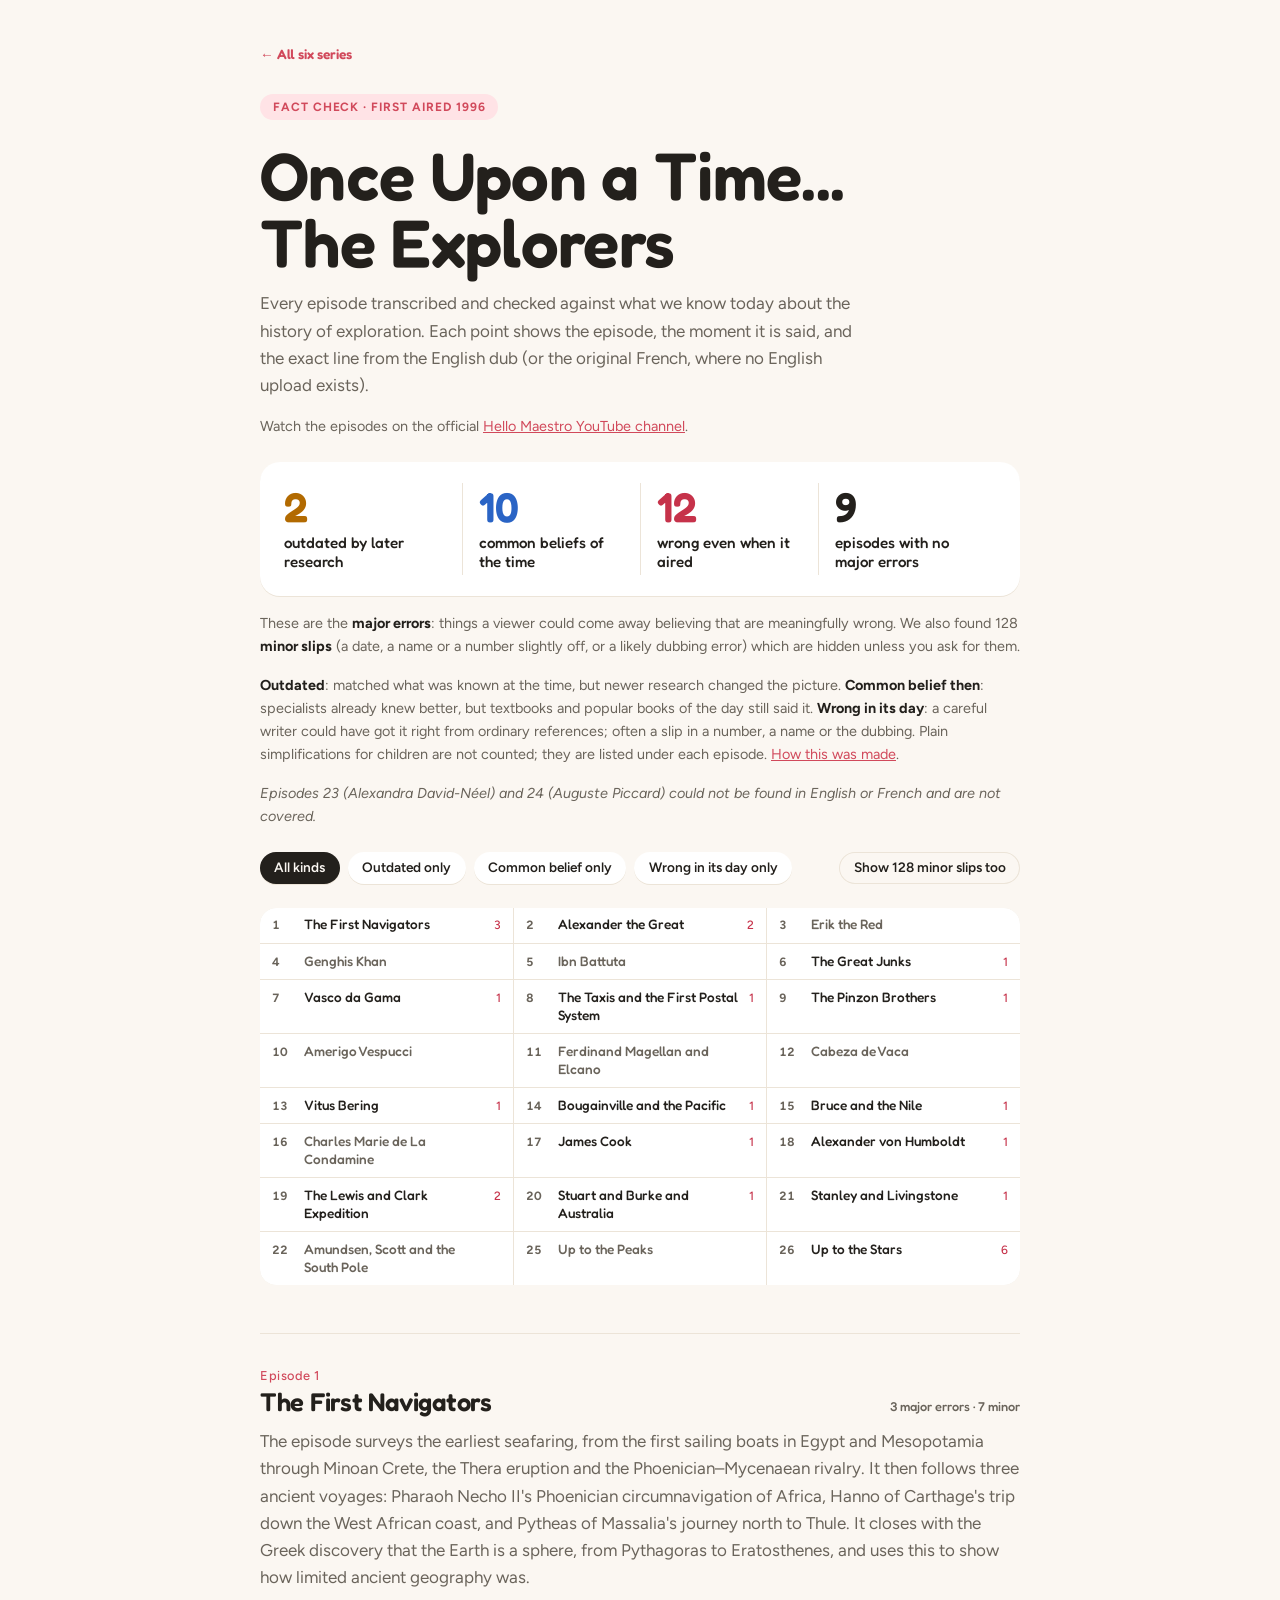
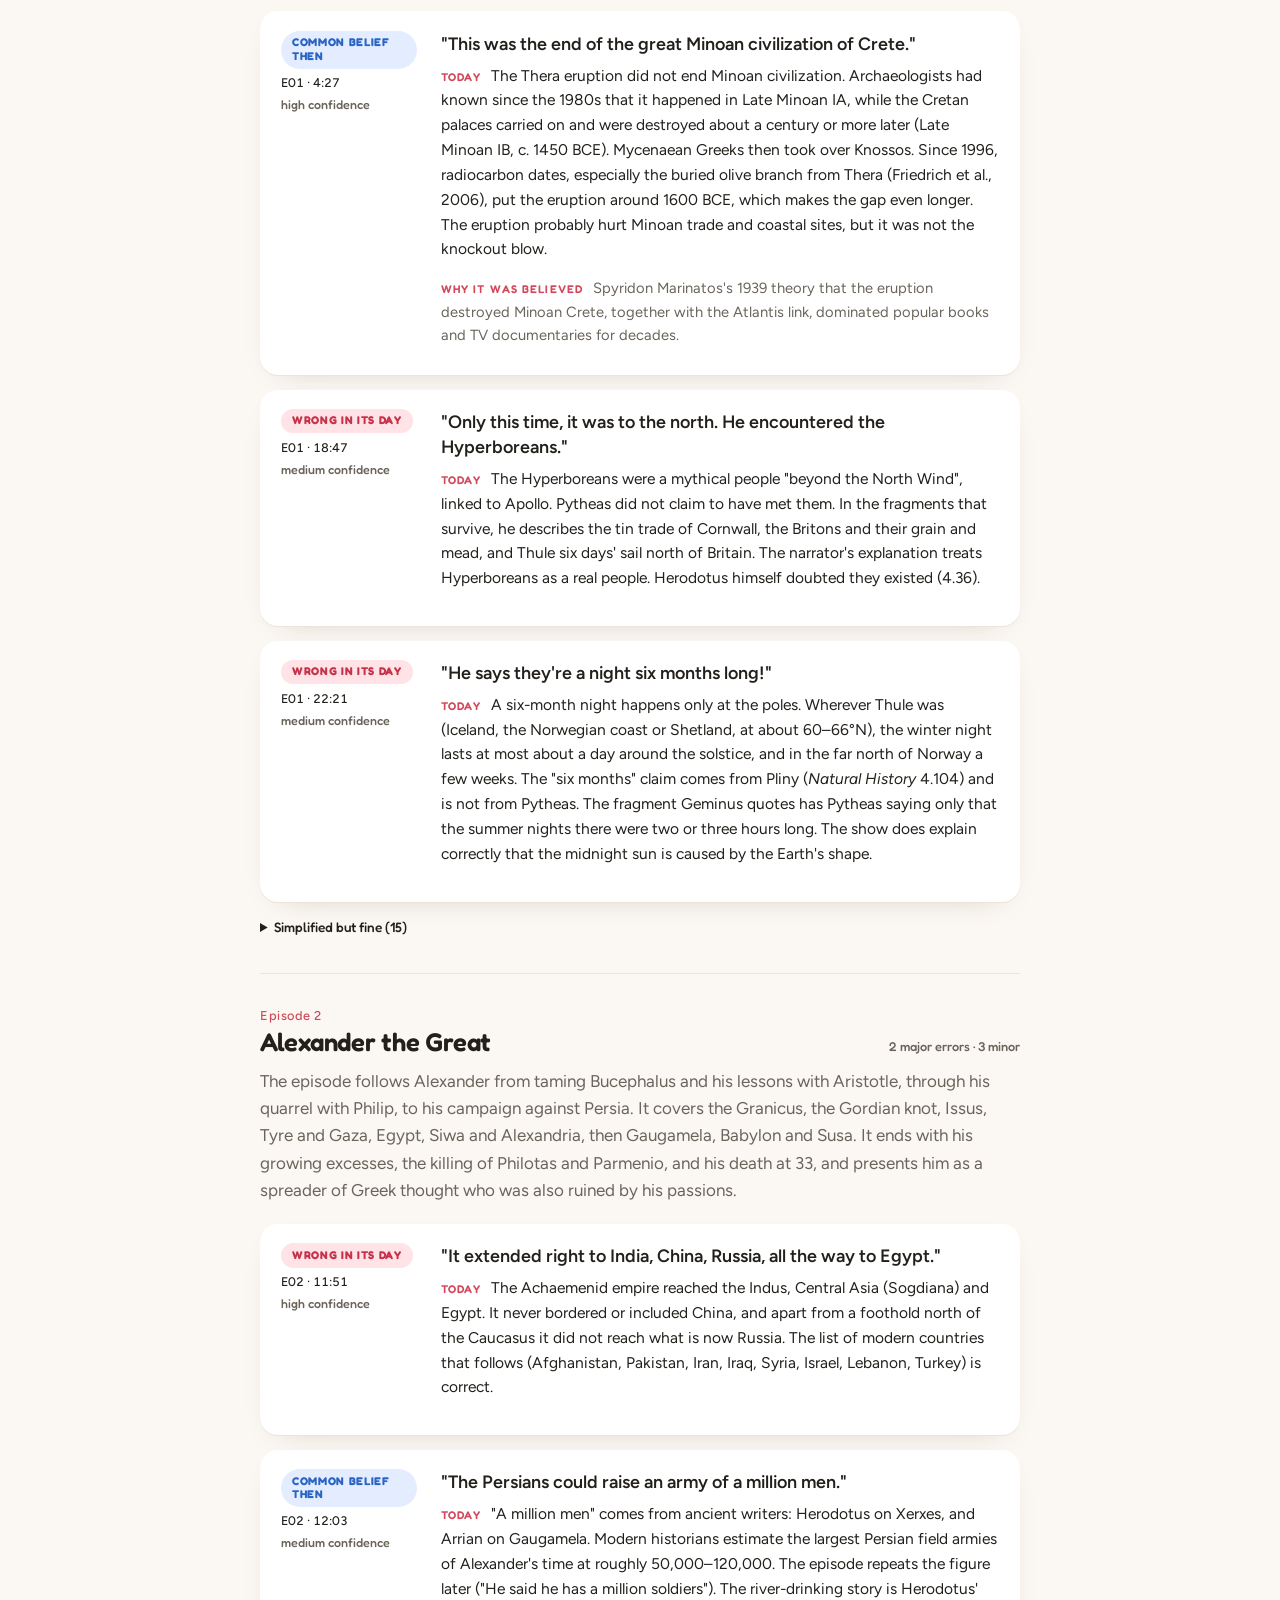
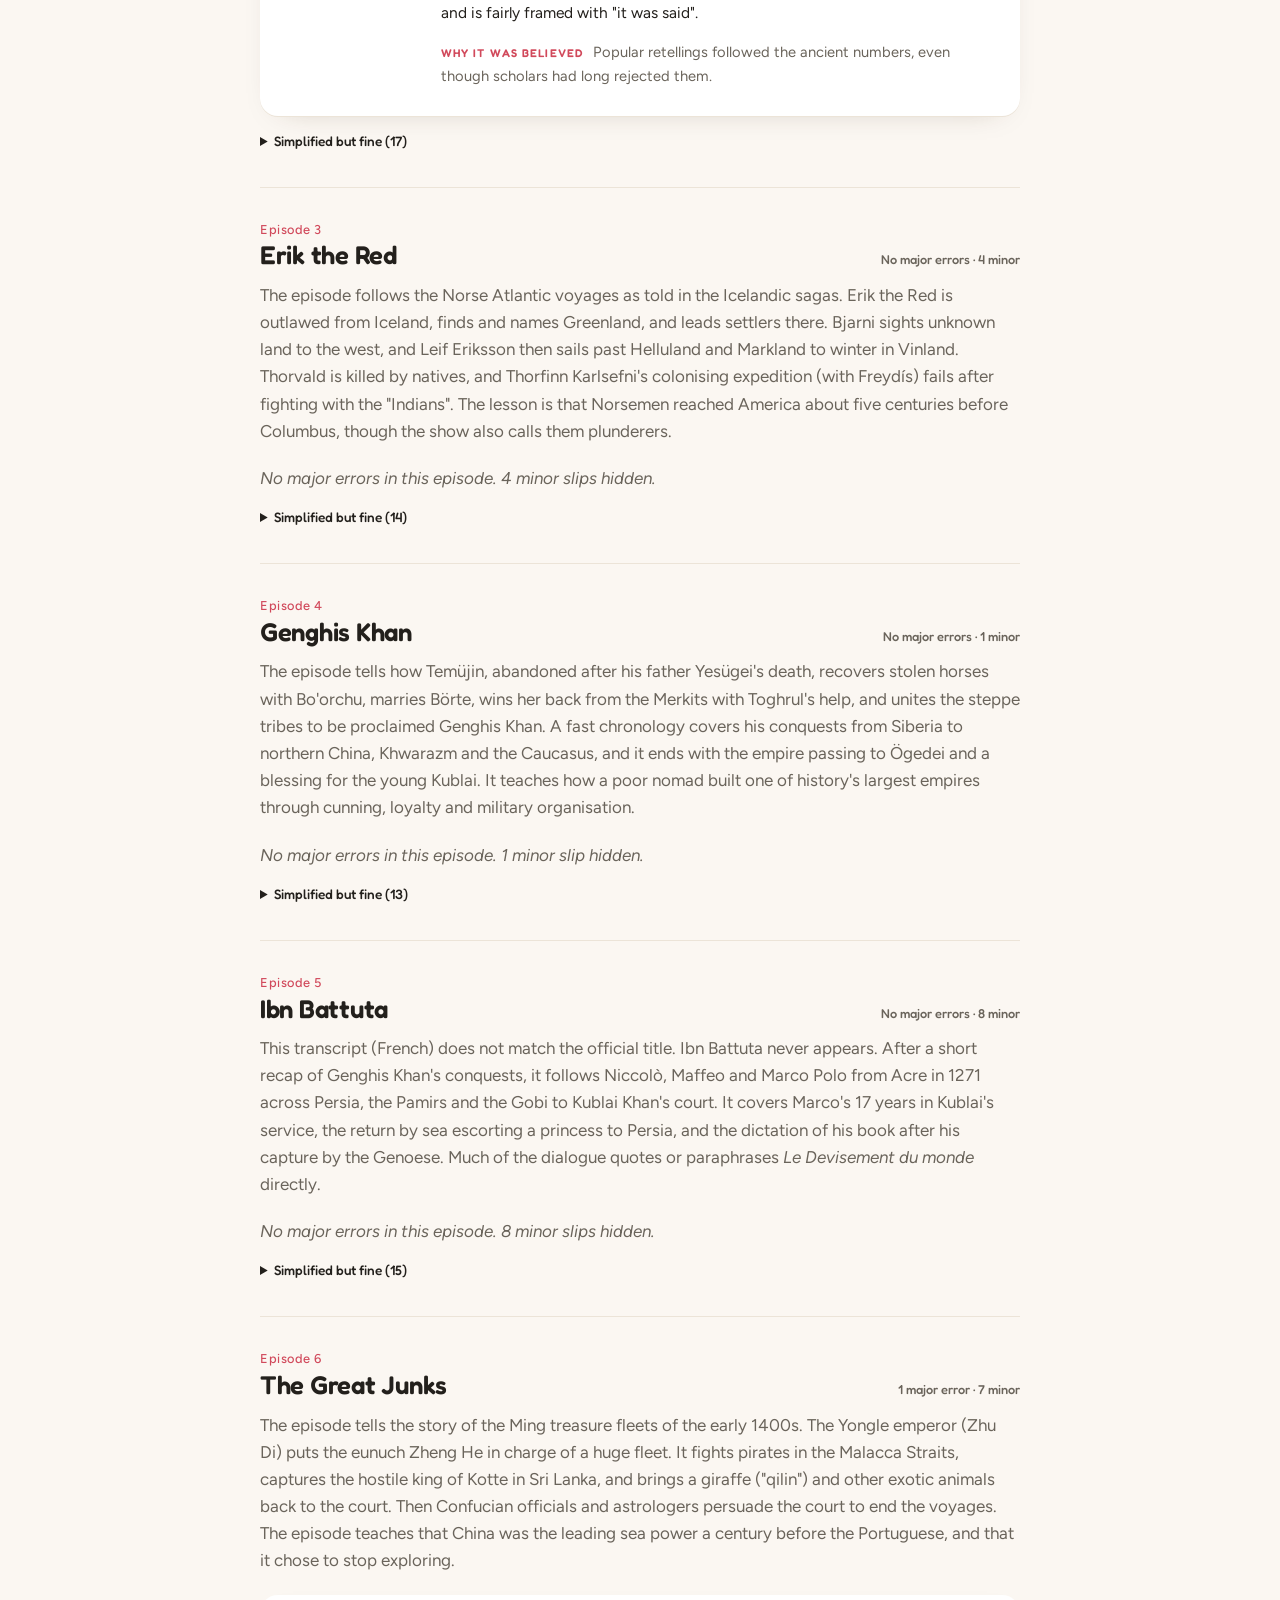
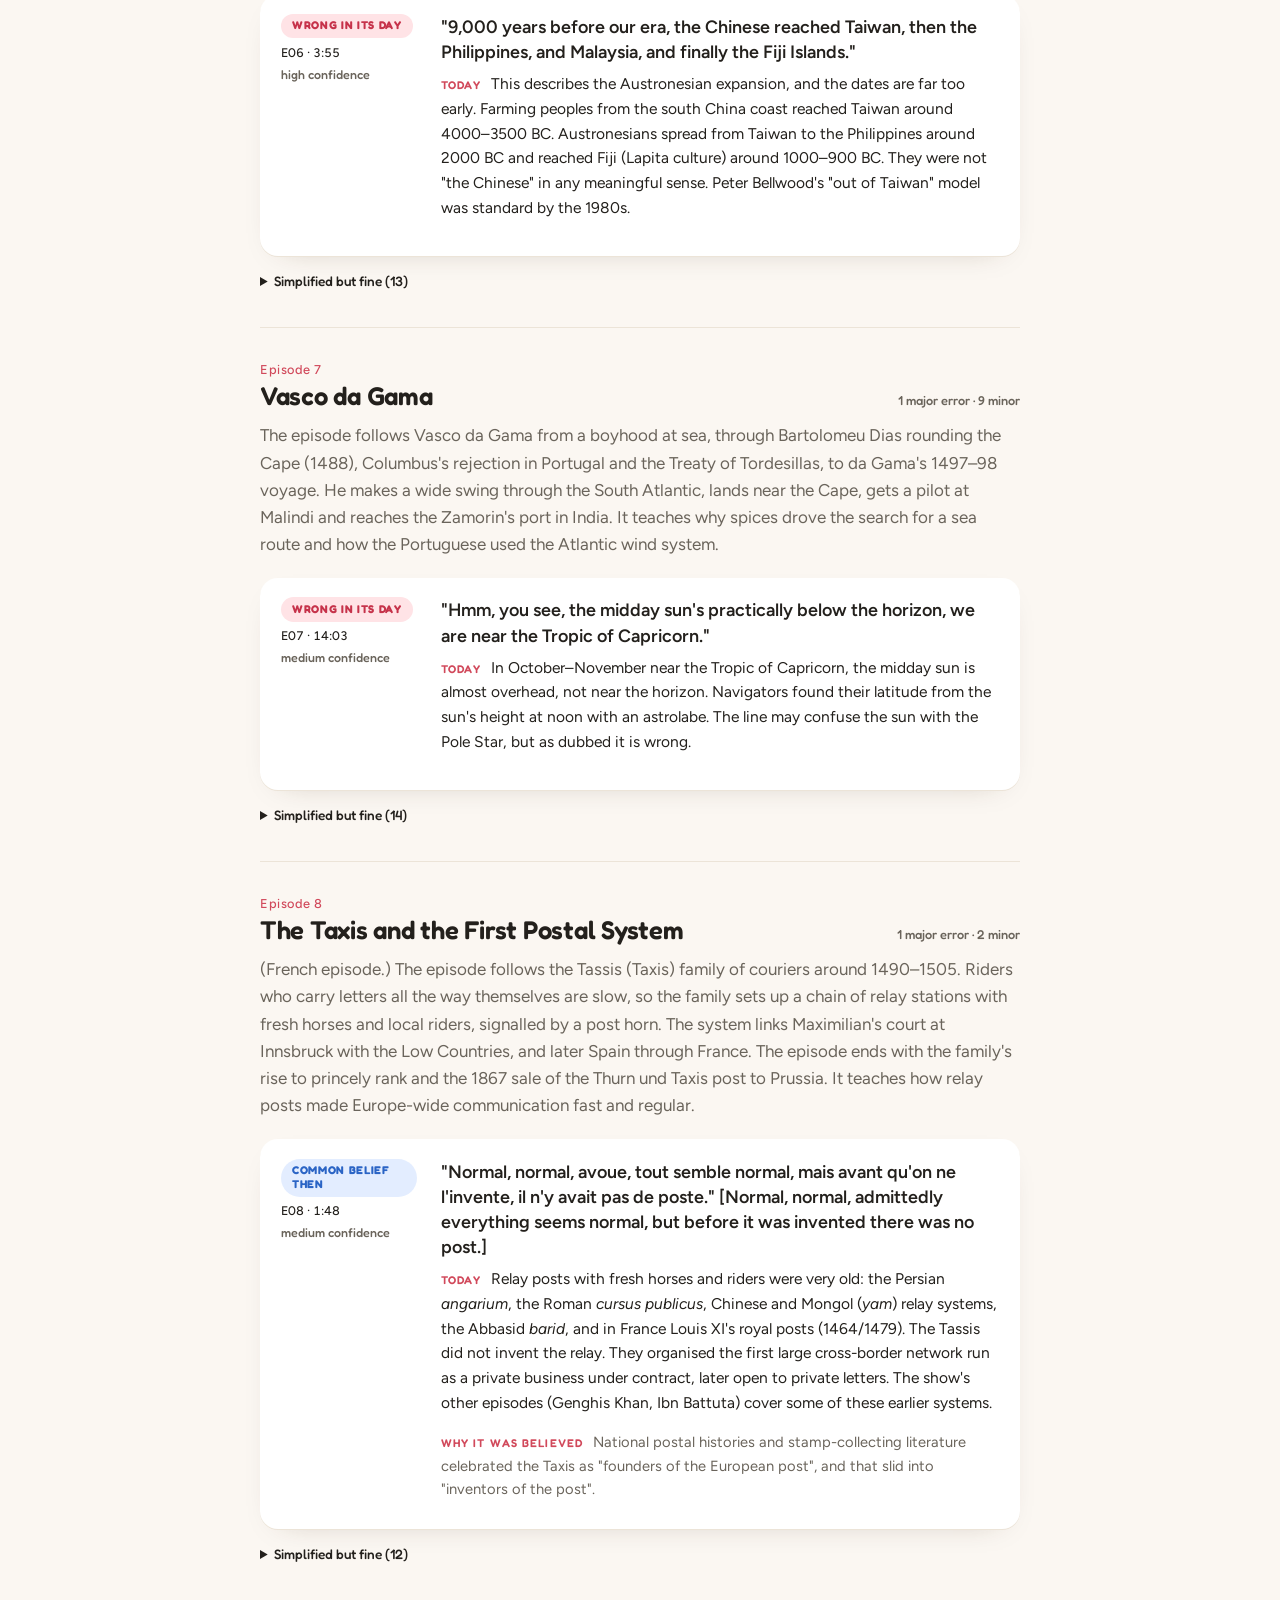
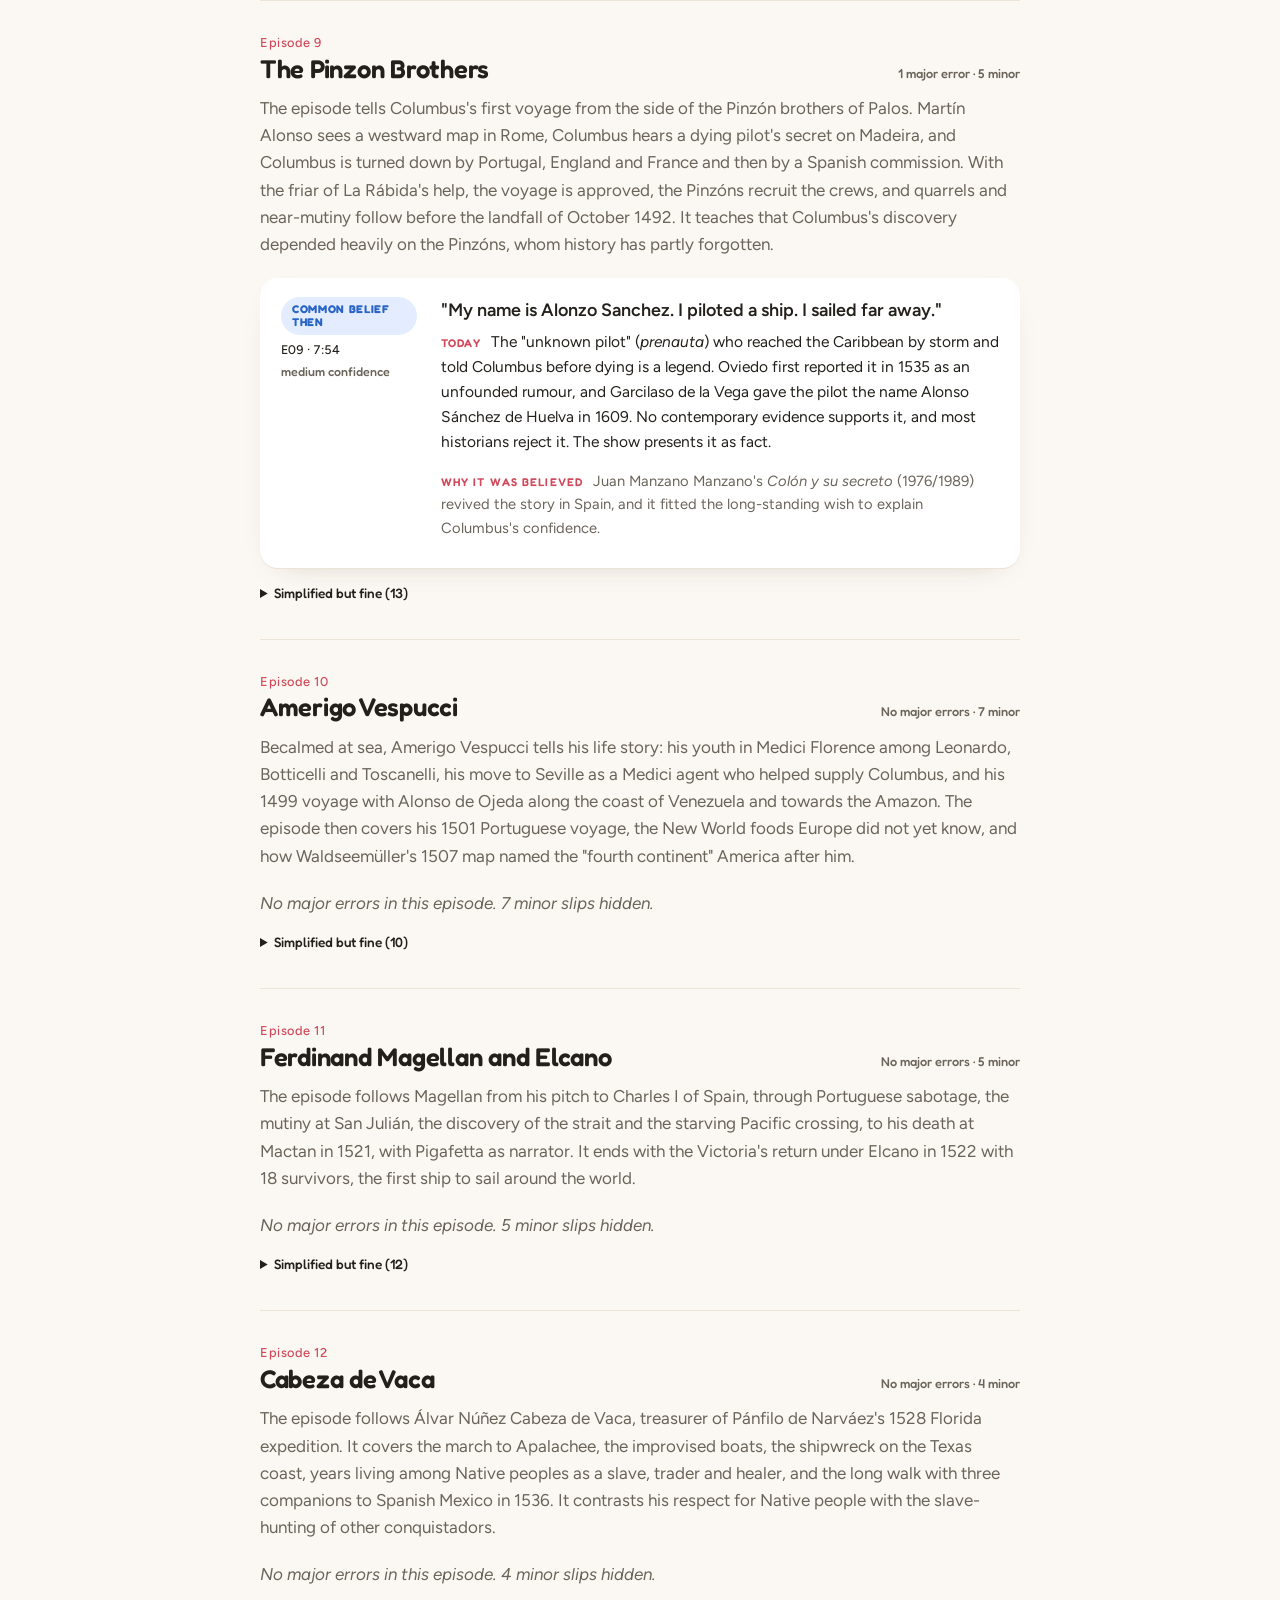
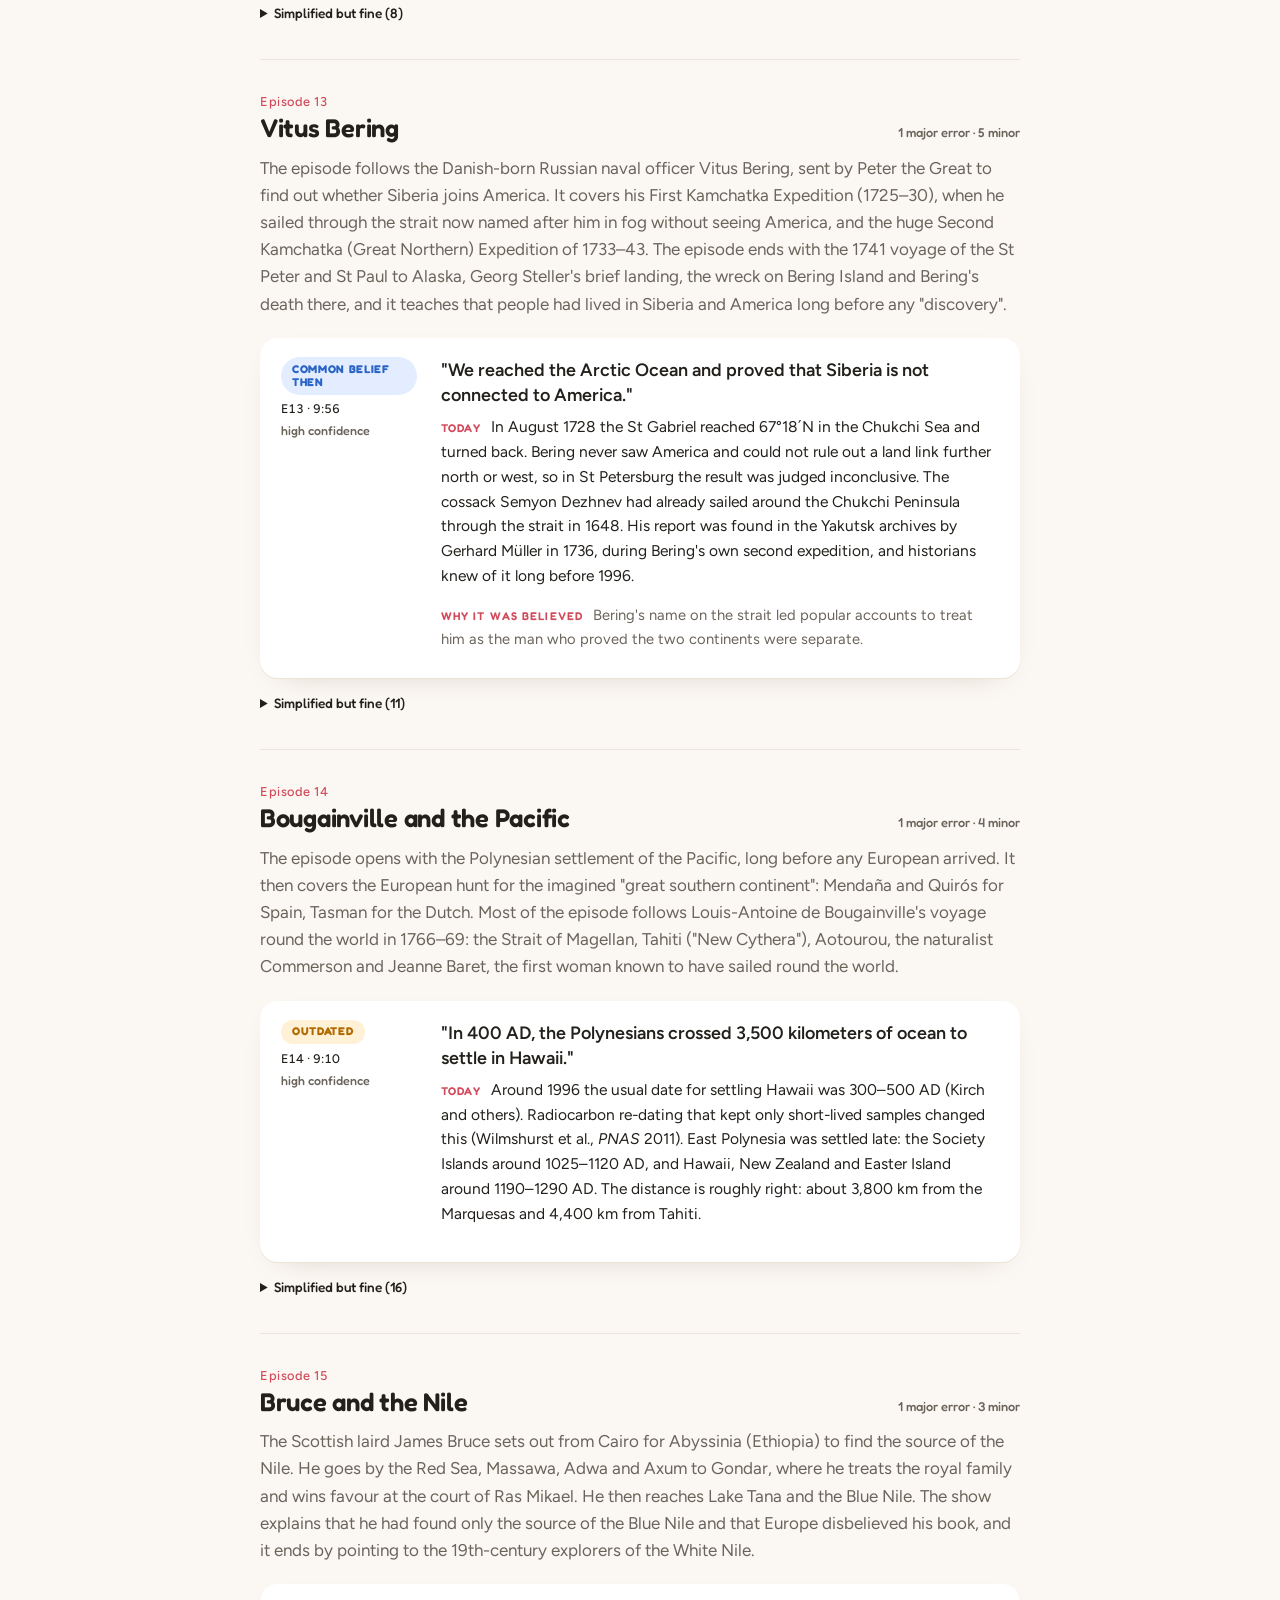
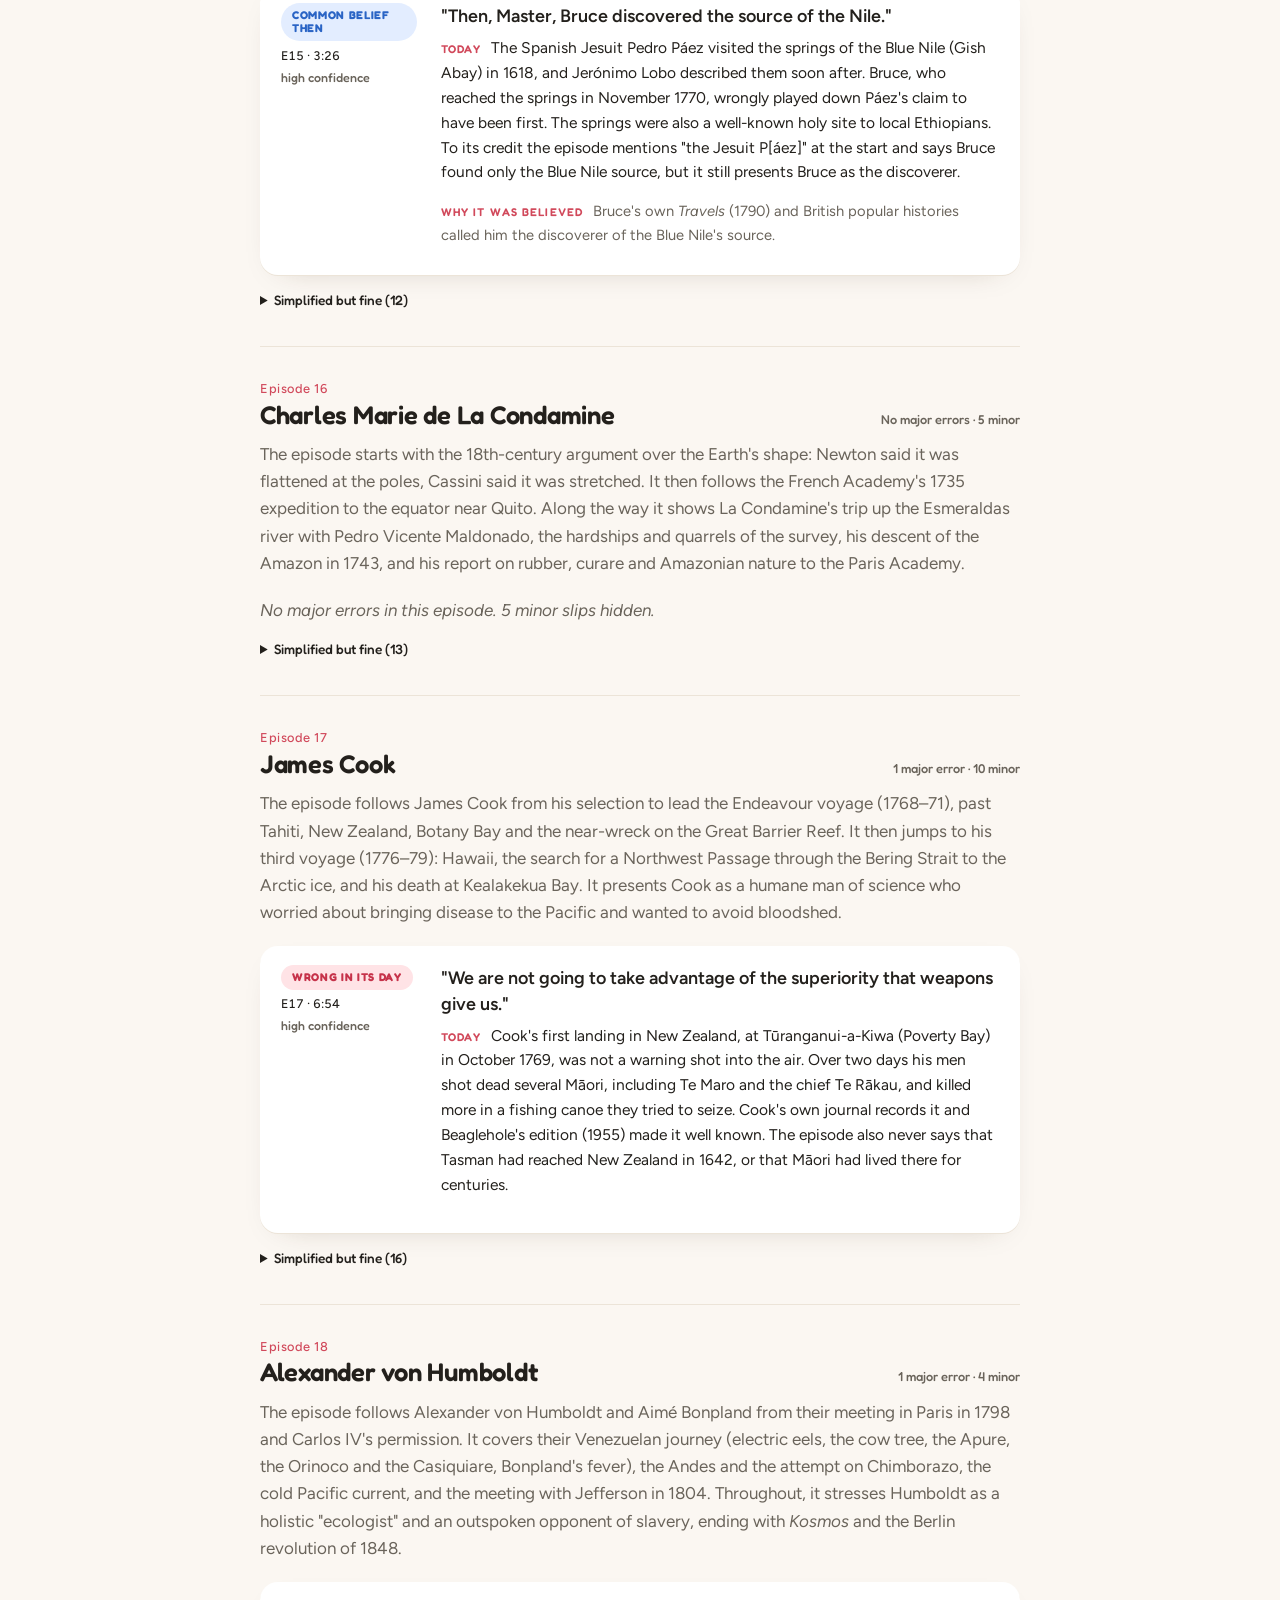
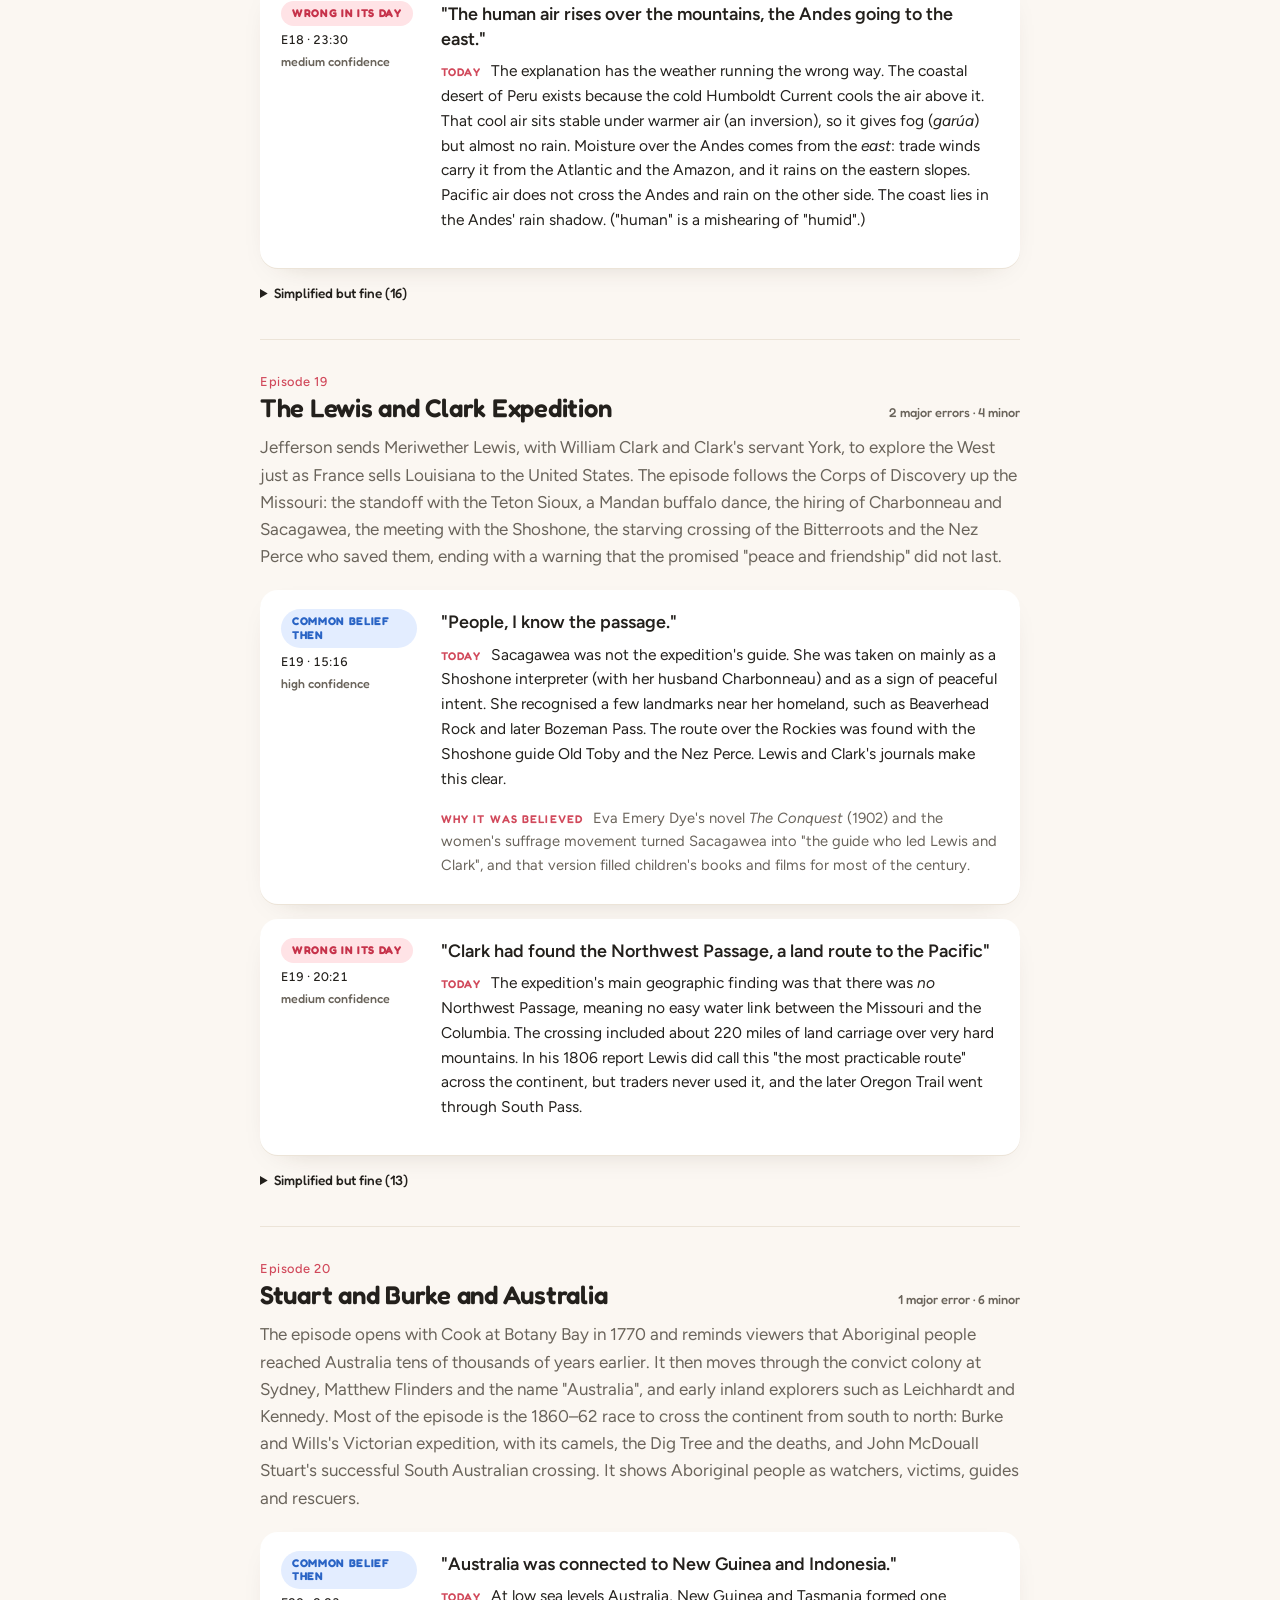
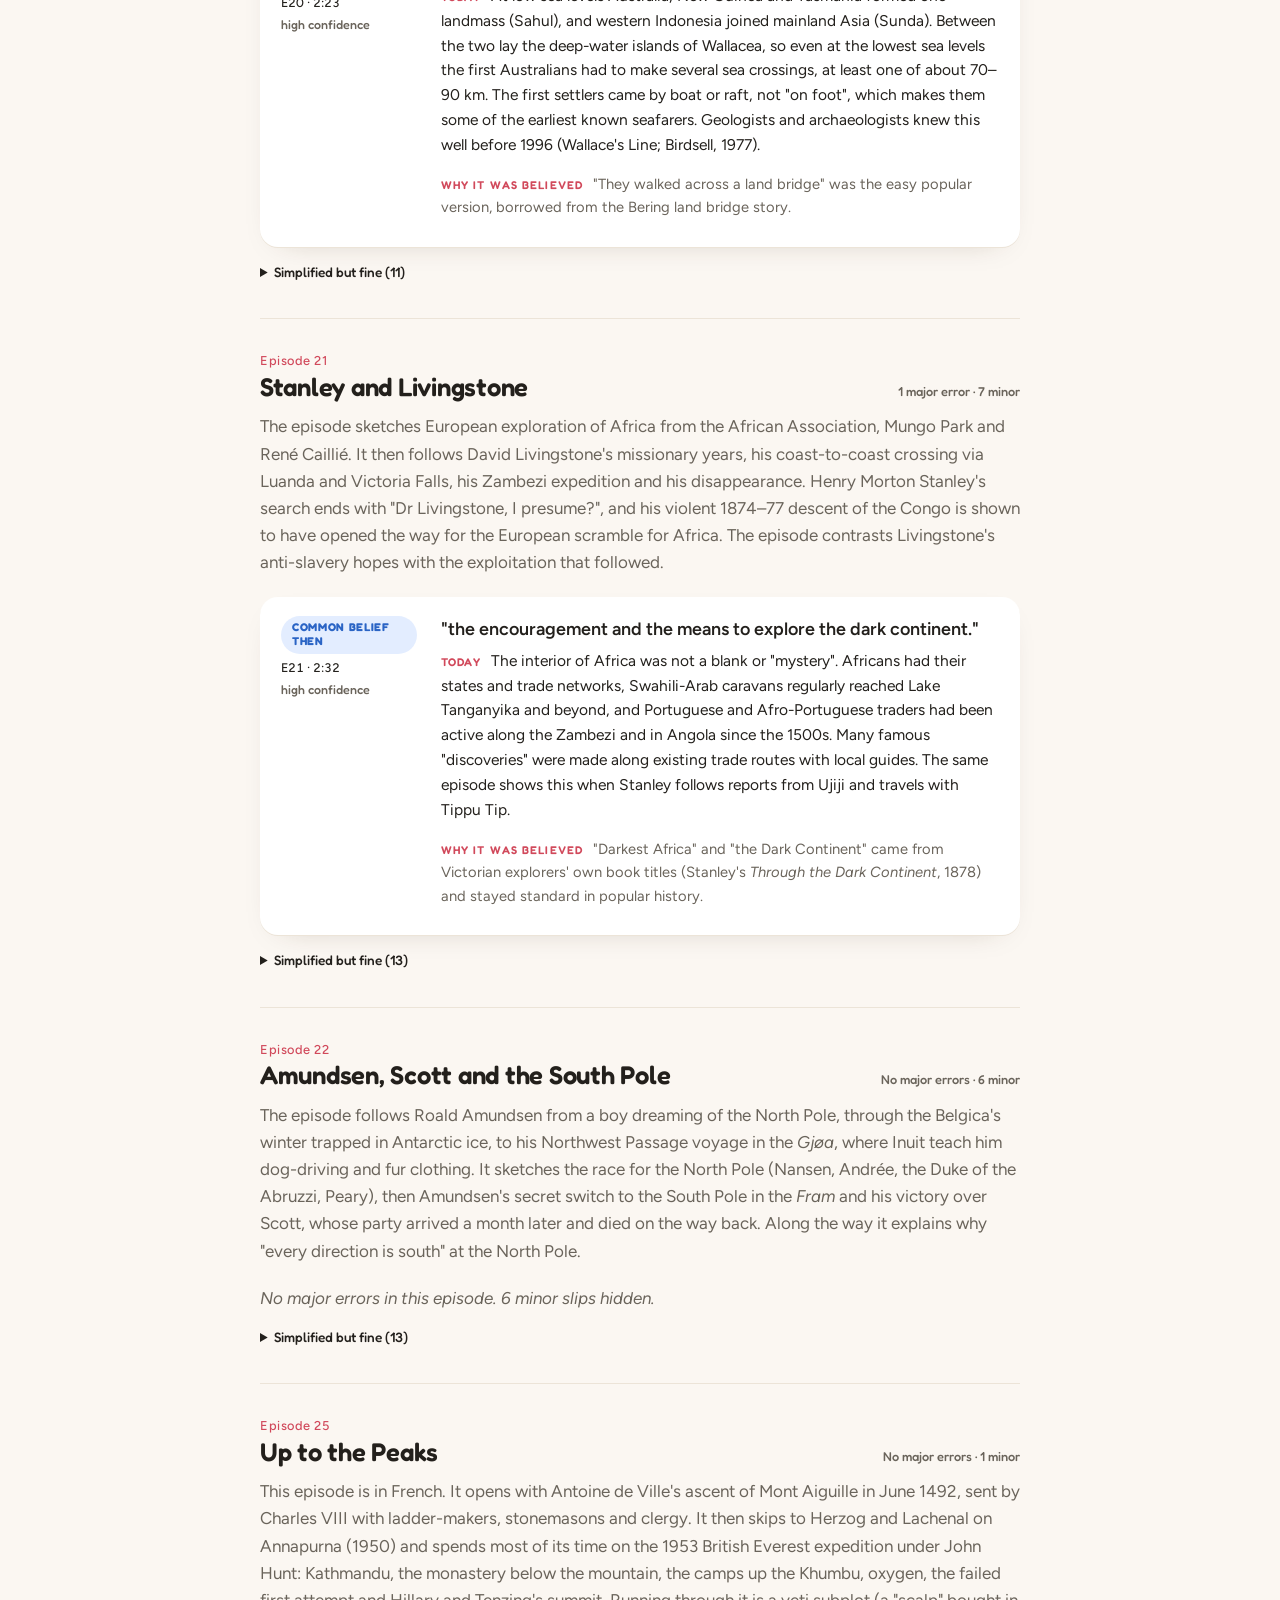
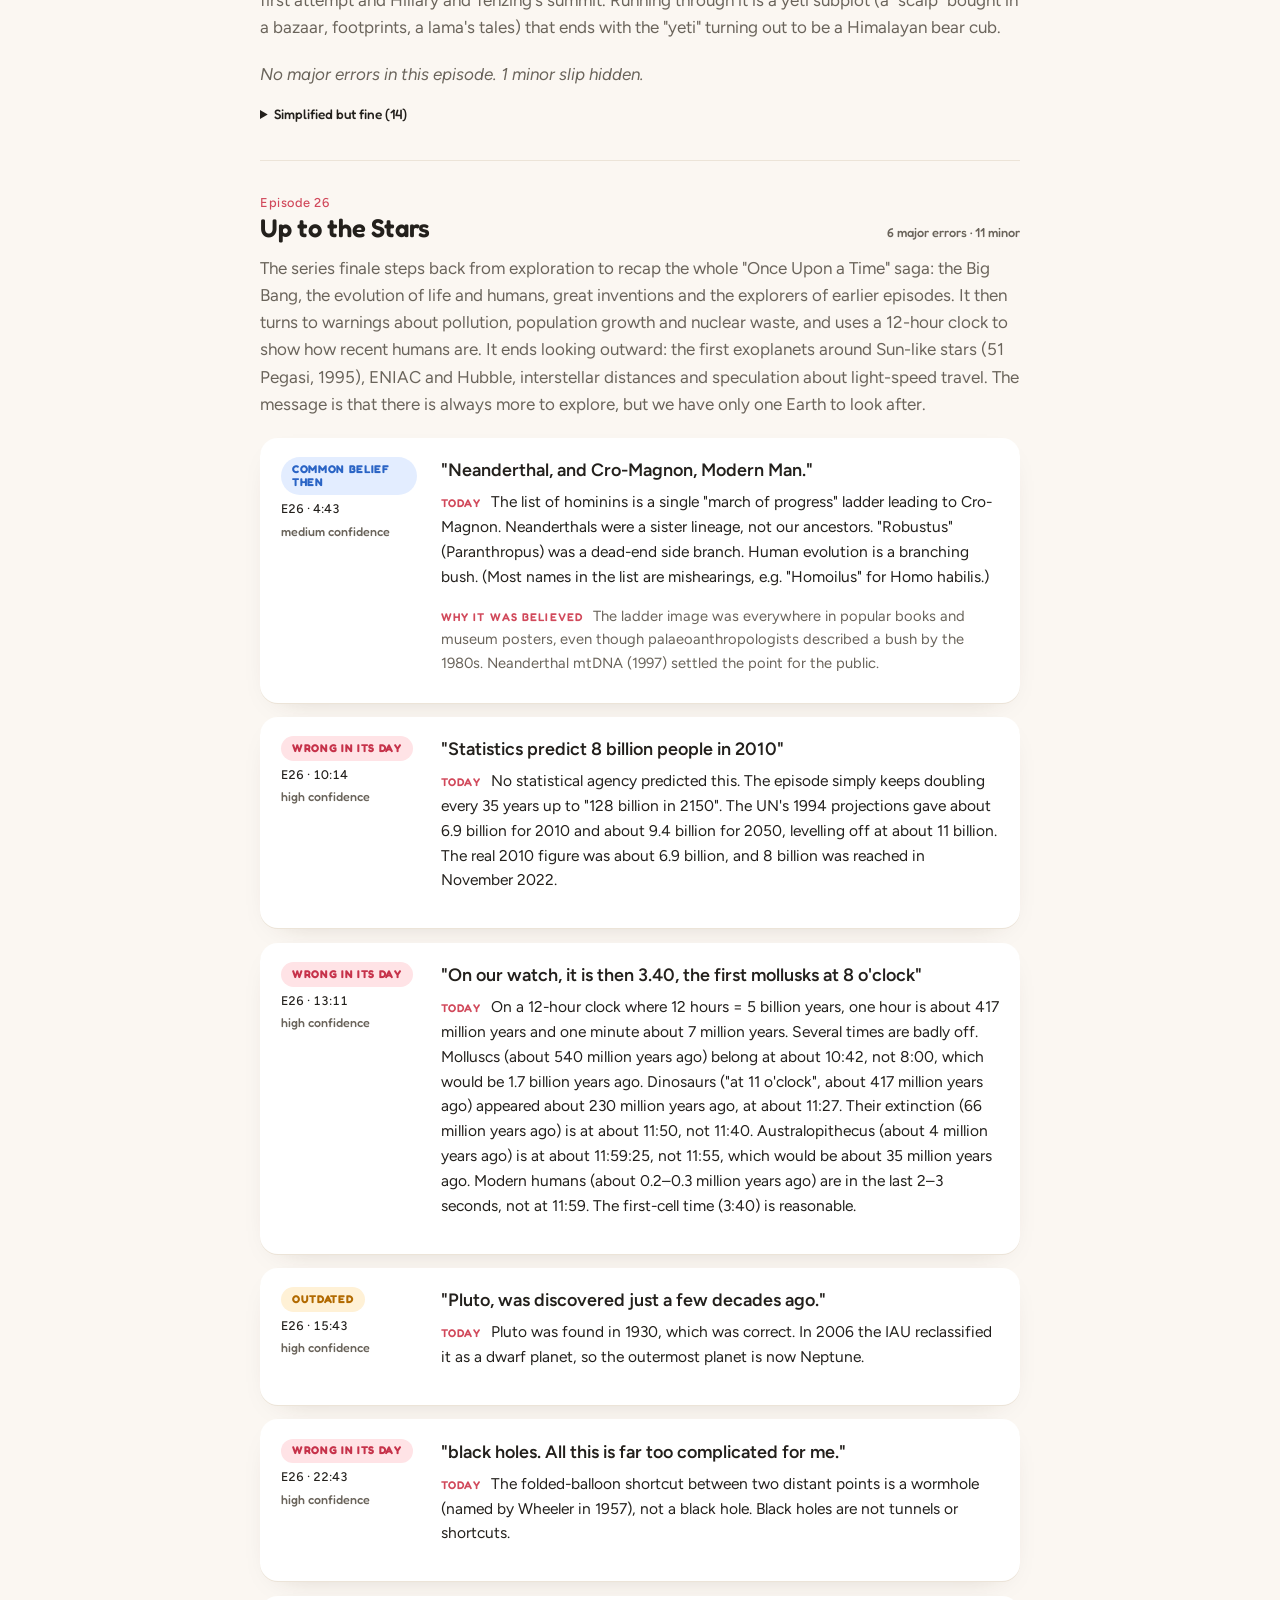
<file: docs/explorers.html>
<!doctype html>
<html lang="en"><meta charset="utf-8"><meta name="viewport" content="width=device-width, initial-scale=1">
<title>Once Upon a Time... The Explorers Fact Check</title>
<meta name="description" content="Episode-by-episode fact check of Once Upon a Time... The Explorers (1996).">
<link rel="preconnect" href="https://fonts.googleapis.com"><link rel="preconnect" href="https://fonts.gstatic.com" crossorigin>
<link rel="stylesheet" href="https://fonts.googleapis.com/css2?family=Fredoka:wght@500;600&family=Figtree:ital,wght@0,400;0,600;0,700;1,400&display=swap">
<link rel="stylesheet" href="style.css">
<body>
<div class="wrap">
  <a class="back" href="./">← All six series</a>
  <p class="kicker">Fact check · first aired 1996</p>
  <h1>Once Upon a Time... The Explorers</h1>
  <p class="lede">Every episode transcribed and checked against what we know today about the history of exploration. Each point shows the episode, the moment it is said, and the exact line from the English dub (or the original French, where no English upload exists).</p>
  <p class="key watch">Watch the episodes on the official <a href="https://www.youtube.com/@onceuponatimechannel">Hello Maestro YouTube channel</a>.</p>
  <div class="tally"><span class="o"><b>2</b>outdated by later research</span><span class="c"><b>10</b>common beliefs of the time</span><span class="w"><b>12</b>wrong even when it aired</span><span><b>9</b>episodes with no major errors</span></div>
  <p class="key">These are the <strong>major errors</strong>: things a viewer could come away believing that are meaningfully wrong. We also found 128 <strong>minor slips</strong> (a date, a name or a number slightly off, or a likely dubbing error) which are hidden unless you ask for them.</p>
  <p class="key"><strong>Outdated</strong>: matched what was known at the time, but newer research changed the picture. <strong>Common belief then</strong>: specialists already knew better, but textbooks and popular books of the day still said it. <strong>Wrong in its day</strong>: a careful writer could have got it right from ordinary references; often a slip in a number, a name or the dubbing. Plain simplifications for children are not counted; they are listed under each episode. <a href="./#method">How this was made</a>.</p>
  <p class="key missing">Episodes 23 (Alexandra David-Néel) and 24 (Auguste Piccard) could not be found in English or French and are not covered.</p>
  <div class="filters" role="group" aria-label="Show">
    <button type="button" data-f="all" aria-pressed="true">All kinds</button>
    <button type="button" data-f="outdated" aria-pressed="false">Outdated only</button>
    <button type="button" data-f="common" aria-pressed="false">Common belief only</button>
    <button type="button" data-f="wrong" aria-pressed="false">Wrong in its day only</button>
    <button type="button" class="minor-toggle" aria-pressed="false">Show 128 minor slips too</button>
  </div>
  <nav class="index" aria-label="Episodes"><a href="#e01" class="has"><b>1</b>The First Navigators<i>3</i></a><a href="#e02" class="has"><b>2</b>Alexander the Great<i>2</i></a><a href="#e03" class=""><b>3</b>Erik the Red<i></i></a><a href="#e04" class=""><b>4</b>Genghis Khan<i></i></a><a href="#e05" class=""><b>5</b>Ibn Battuta<i></i></a><a href="#e06" class="has"><b>6</b>The Great Junks<i>1</i></a><a href="#e07" class="has"><b>7</b>Vasco da Gama<i>1</i></a><a href="#e08" class="has"><b>8</b>The Taxis and the First Postal System<i>1</i></a><a href="#e09" class="has"><b>9</b>The Pinzon Brothers<i>1</i></a><a href="#e10" class=""><b>10</b>Amerigo Vespucci<i></i></a><a href="#e11" class=""><b>11</b>Ferdinand Magellan and Elcano<i></i></a><a href="#e12" class=""><b>12</b>Cabeza de Vaca<i></i></a><a href="#e13" class="has"><b>13</b>Vitus Bering<i>1</i></a><a href="#e14" class="has"><b>14</b>Bougainville and the Pacific<i>1</i></a><a href="#e15" class="has"><b>15</b>Bruce and the Nile<i>1</i></a><a href="#e16" class=""><b>16</b>Charles Marie de La Condamine<i></i></a><a href="#e17" class="has"><b>17</b>James Cook<i>1</i></a><a href="#e18" class="has"><b>18</b>Alexander von Humboldt<i>1</i></a><a href="#e19" class="has"><b>19</b>The Lewis and Clark Expedition<i>2</i></a><a href="#e20" class="has"><b>20</b>Stuart and Burke and Australia<i>1</i></a><a href="#e21" class="has"><b>21</b>Stanley and Livingstone<i>1</i></a><a href="#e22" class=""><b>22</b>Amundsen, Scott and the South Pole<i></i></a><a href="#e25" class=""><b>25</b>Up to the Peaks<i></i></a><a href="#e26" class="has"><b>26</b>Up to the Stars<i>6</i></a></nav>
  <section class="ep" id="e01">
  <header class="ep-head"><span class="ep-no">Episode 1</span><h2>The First Navigators</h2>
  <span class="ep-count ">3 major errors · 7 minor</span></header>
  <p class="summary">The episode surveys the earliest seafaring, from the first sailing boats in Egypt and Mesopotamia through Minoan Crete, the Thera eruption and the Phoenician–Mycenaean rivalry. It then follows three ancient voyages: Pharaoh Necho II&#x27;s Phoenician circumnavigation of Africa, Hanno of Carthage&#x27;s trip down the West African coast, and Pytheas of Massalia&#x27;s journey north to Thule. It closes with the Greek discovery that the Earth is a sphere, from Pythagoras to Eratosthenes, and uses this to show how limited ancient geography was.</p>
  
  <ol class="claims"><li class="claim outdated minor">
  <div class="claim-meta"><span class="tag">Outdated</span><span class="sev">Minor slip</span><span class="where">E01 · <span class="ts" title="Time in the episode">0:46</span></span><span class="conf">medium confidence</span></div>
  <blockquote>&quot;In Egypt, the oldest examples of sailing craft go back 3,500 years before the common era.&quot;</blockquote>
  <p class="today"><span class="lbl">Today</span>Egyptian pictures of sailing boats from about 3500–3200 BCE (Naqada II pottery) were the textbook &quot;first sail&quot; in 1996, though an Ubaid-period model boat from Eridu with a possible mast socket was already known. Excavations at H3 (As-Sabiyah, Kuwait) from 1998 onward, published by Robert Carter in 2002–06, found Ubaid-period boat remains and a painted disc showing a two-masted sailing boat from about 5500–5000 BCE. The oldest evidence for sail is now from the Gulf and Mesopotamia, about 1,500–2,000 years earlier than the date given. The next line, &quot;That was in Mesopotamia&quot;, suggests the script pointed that way too.</p>
  
</li><li class="claim wrong minor">
  <div class="claim-meta"><span class="tag">Wrong in its day</span><span class="sev">Minor slip</span><span class="where">E01 · <span class="ts" title="Time in the episode">2:59</span></span><span class="conf">medium confidence</span></div>
  <blockquote>&quot;The Phoenicians, in what is now Lebanon, and the Mycenaeans, in Greece.&quot;</blockquote>
  <p class="today"><span class="lbl">Today</span>Minoan Crete&#x27;s naval peak was about 2000–1450 BCE. The Phoenicians, as a distinct seafaring power in Tyre and Sidon, only appeared after the Bronze Age collapse, around 1200–1100 BCE, by which point Minoan Crete had long since passed to the Mycenaeans. Canaanite ports such as Byblos and Ugarit did trade with Crete and Egypt, so &quot;Phoenician&quot; can be read loosely as Bronze Age Canaanite. But showing Phoenicians fighting Crete for the seas &quot;for centuries&quot; is anachronistic.</p>
  
</li><li class="claim wrong minor">
  <div class="claim-meta"><span class="tag">Wrong in its day</span><span class="sev">Minor slip</span><span class="where">E01 · <span class="ts" title="Time in the episode">3:12</span></span><span class="conf">medium confidence</span></div>
  <blockquote>&quot;It took place on Thera, one of the islands of Crete.&quot;</blockquote>
  <p class="today"><span class="lbl">Today</span>Thera (Santorini) is a separate island in the Cyclades, about 110 km north of Crete. Its town at Akrotiri was heavily influenced by Minoan culture but did not belong to Crete. The wording may be a dub slip for &quot;near Crete&quot;.</p>
  
</li><li class="claim common major">
  <div class="claim-meta"><span class="tag">Common belief then</span><span class="where">E01 · <span class="ts" title="Time in the episode">4:27</span></span><span class="conf">high confidence</span></div>
  <blockquote>&quot;This was the end of the great Minoan civilization of Crete.&quot;</blockquote>
  <p class="today"><span class="lbl">Today</span>The Thera eruption did not end Minoan civilization. Archaeologists had known since the 1980s that it happened in Late Minoan IA, while the Cretan palaces carried on and were destroyed about a century or more later (Late Minoan IB, c. 1450 BCE). Mycenaean Greeks then took over Knossos. Since 1996, radiocarbon dates, especially the buried olive branch from Thera (Friedrich et al., 2006), put the eruption around 1600 BCE, which makes the gap even longer. The eruption probably hurt Minoan trade and coastal sites, but it was not the knockout blow.</p>
  <p class="why"><span class="lbl">Why it was believed</span>Spyridon Marinatos&#x27;s 1939 theory that the eruption destroyed Minoan Crete, together with the Atlantis link, dominated popular books and TV documentaries for decades.</p>
</li><li class="claim wrong minor">
  <div class="claim-meta"><span class="tag">Wrong in its day</span><span class="sev">Minor slip</span><span class="where">E01 · <span class="ts" title="Time in the episode">5:37</span></span><span class="conf">high confidence</span></div>
  <blockquote>&quot;It&#x27;s those Mycenaeans. They&#x27;re better armed than we are.&quot;</blockquote>
  <p class="today"><span class="lbl">Today</span>Hanno and Himilco sailed around the 5th century BCE (perhaps late 6th). Mycenaean civilization had disappeared about 600–700 years earlier, around 1100 BCE. Carthage&#x27;s sea rivals then were the western Greeks (Phocaeans and Massalia, later Syracuse) and the Etruscans.</p>
  
</li><li class="claim outdated minor">
  <div class="claim-meta"><span class="tag">Outdated</span><span class="sev">Minor slip</span><span class="where">E01 · <span class="ts" title="Time in the episode">14:45</span></span><span class="conf">medium confidence</span></div>
  <blockquote>&quot;The Caramantes, no-bads, who roamed over North Africa.&quot;</blockquote>
  <p class="today"><span class="lbl">Today</span>The Garamantes (&quot;Caramantes&quot; is a mishearing) were not roaming nomads. They ran a settled, urban, irrigated farming state in the Fezzan (Libya), with its capital at Garama (Germa) and underground water channels (foggaras). Charles Daniels&#x27; excavations had begun to show this, but David Mattingly&#x27;s Fezzan Project (1997–2001) and later work firmly overturned the old nomad picture. Herodotus says they hunted the &quot;cave-dwelling Ethiopians&quot; in four-horse chariots, so &quot;fought against another people&quot; is fair.</p>
  
</li><li class="claim common minor">
  <div class="claim-meta"><span class="tag">Common belief then</span><span class="sev">Minor slip</span><span class="where">E01 · <span class="ts" title="Time in the episode">16:58</span></span><span class="conf">medium confidence</span></div>
  <blockquote>&quot;We&#x27;re gonna be Pygmy&#x27;s lunch, they&#x27;ll chop us into the little chest.&quot;</blockquote>
  <p class="today"><span class="lbl">Today</span>Hanno&#x27;s Periplus does not mention Pygmies, and certainly not man-eating ones. It describes hostile people in animal skins who threw stones, and &quot;hairy people&quot; the interpreters called <em>Gorillai</em>, three of whose women the Carthaginians killed and skinned. Central African forest peoples (Mbuti, Aka, Baka and others) were never cannibals, and they lived far from the coast Hanno probably reached. The joke recycles the colonial &quot;cannibal savages&quot; cliché. It is a character speaking, not the narrator.</p>
  <p class="why"><span class="lbl">Why it was believed</span>Adventure stories, comics and colonial-era writing routinely showed Africans in general, and &quot;Pygmies&quot; in particular, as cannibals.</p>
</li><li class="claim wrong major">
  <div class="claim-meta"><span class="tag">Wrong in its day</span><span class="where">E01 · <span class="ts" title="Time in the episode">18:47</span></span><span class="conf">medium confidence</span></div>
  <blockquote>&quot;Only this time, it was to the north. He encountered the Hyperboreans.&quot;</blockquote>
  <p class="today"><span class="lbl">Today</span>The Hyperboreans were a mythical people &quot;beyond the North Wind&quot;, linked to Apollo. Pytheas did not claim to have met them. In the fragments that survive, he describes the tin trade of Cornwall, the Britons and their grain and mead, and Thule six days&#x27; sail north of Britain. The narrator&#x27;s explanation treats Hyperboreans as a real people. Herodotus himself doubted they existed (4.36).</p>
  
</li><li class="claim wrong major">
  <div class="claim-meta"><span class="tag">Wrong in its day</span><span class="where">E01 · <span class="ts" title="Time in the episode">22:21</span></span><span class="conf">medium confidence</span></div>
  <blockquote>&quot;He says they&#x27;re a night six months long!&quot;</blockquote>
  <p class="today"><span class="lbl">Today</span>A six-month night happens only at the poles. Wherever Thule was (Iceland, the Norwegian coast or Shetland, at about 60–66°N), the winter night lasts at most about a day around the solstice, and in the far north of Norway a few weeks. The &quot;six months&quot; claim comes from Pliny (<em>Natural History</em> 4.104) and is not from Pytheas. The fragment Geminus quotes has Pytheas saying only that the summer nights there were two or three hours long. The show does explain correctly that the midnight sun is caused by the Earth&#x27;s shape.</p>
  
</li><li class="claim wrong minor">
  <div class="claim-meta"><span class="tag">Wrong in its day</span><span class="sev">Minor slip</span><span class="where">E01 · <span class="ts" title="Time in the episode">22:47</span></span><span class="conf">high confidence</span></div>
  <blockquote>&quot;The Earth is round and surrounded by oceans, but Athens is here, right at the center.&quot;</blockquote>
  <p class="today"><span class="lbl">Today</span>This turns Herodotus upside down. He mocked the Ionian maps that drew the Earth &quot;round as if by a compass&quot; with Ocean flowing all around it (4.36), and he said nobody knew whether Europe was bounded by sea to the north and east (4.45). He came from Halicarnassus, and Greeks put the world&#x27;s centre at Delphi (the <em>omphalos</em>), not Athens. He also doubted the Hyperboreans and knew nothing of the Urals, though he did mention elephants and small men in Libya.</p>
  
</li></ol>
  <details class="fine"><summary>Simplified but fine (15)</summary><ul><li>The wheel (about 3500 BCE), the sail and writing (about 3200 BCE) did appear in Egypt and Mesopotamia within a few centuries of one another.</li><li>&quot;Crete... rules the seas&quot;: the idea of a Minoan thalassocracy goes back to Thucydides. It is still debated but was a mainstream view.</li><li>Ulysses&#x27; ten-year voyage matches the <em>Odyssey</em>, which the show rightly presents as a story.</li><li>Necho II (reigned 610–595 BCE) sending Phoenicians around Africa from the Red Sea, with the voyage taking three years, follows Herodotus 4.42. He names no single captain, and historians still argue over whether it happened. About 25,000 km is a reasonable figure for the route.</li><li>Hanno of Carthage sailed about a century after Necho (c. 500 BCE, though the date is uncertain). The Periplus gives him 60 ships and colonists, a much bigger venture than the show&#x27;s small crew. Himilco led a separate voyage north rather than serving as Hanno&#x27;s captain.</li><li>Carthage sought West African gold (Herodotus describes the &quot;silent trade&quot;) and closed the Strait of Gibraltar (the Pillars of Hercules) to Greek shipping.</li><li>The sailors&#x27; fears of a flat Earth with an edge, boiling water and sea monsters fit early Greek (Homeric) cosmology and the &quot;torrid zone&quot; idea. These were ancient sailors, not Columbus&#x27;s crew, so this is not the Columbus flat-Earth myth.</li><li>Pythagoras is traditionally credited with a spherical Earth (Parmenides is the other candidate). &quot;Nobody would believe him&quot; overstates it, since educated Greeks generally accepted the sphere by Plato&#x27;s and Aristotle&#x27;s time.</li><li>Zephyros (the west wind) and Euros (the east wind) are named correctly.</li><li>The Sahara was green and pastoral in the African Humid Period (c. 9000–3000 BCE), well before Hanno&#x27;s time.</li><li>The mutiny against Hanno is invented. In the Periplus the expedition turned back for lack of food. The crocodile-filled river and Black Africans (probably the Senegal region) are in the text.</li><li>Pytheas of Massalia, an astronomer who measured Marseille&#x27;s latitude accurately with a gnomon, sailed about 325 BCE, closer to 150–200 years after Hanno than &quot;a century later&quot;. His latitude work was precise, but his distances (such as Britain&#x27;s circumference) were rough.</li><li>The midnight sun and polar winter explained by a spherical Earth is correct and well presented.</li><li>Eratosthenes measured the Earth&#x27;s circumference about 240 BCE, roughly a century after Pytheas.</li><li>Thera&#x27;s ash fell over a wide area, reaching Crete, Rhodes, Anatolia and the Nile delta. &quot;Thousands of miles&quot; overstates the distance (it reached about 1,000 km), but the area covered was vast.</li></ul></details>
</section><section class="ep" id="e02">
  <header class="ep-head"><span class="ep-no">Episode 2</span><h2>Alexander the Great</h2>
  <span class="ep-count ">2 major errors · 3 minor</span></header>
  <p class="summary">The episode follows Alexander from taming Bucephalus and his lessons with Aristotle, through his quarrel with Philip, to his campaign against Persia. It covers the Granicus, the Gordian knot, Issus, Tyre and Gaza, Egypt, Siwa and Alexandria, then Gaugamela, Babylon and Susa. It ends with his growing excesses, the killing of Philotas and Parmenio, and his death at 33, and presents him as a spreader of Greek thought who was also ruined by his passions.</p>
  
  <ol class="claims"><li class="claim wrong major">
  <div class="claim-meta"><span class="tag">Wrong in its day</span><span class="where">E02 · <span class="ts" title="Time in the episode">11:51</span></span><span class="conf">high confidence</span></div>
  <blockquote>&quot;It extended right to India, China, Russia, all the way to Egypt.&quot;</blockquote>
  <p class="today"><span class="lbl">Today</span>The Achaemenid empire reached the Indus, Central Asia (Sogdiana) and Egypt. It never bordered or included China, and apart from a foothold north of the Caucasus it did not reach what is now Russia. The list of modern countries that follows (Afghanistan, Pakistan, Iran, Iraq, Syria, Israel, Lebanon, Turkey) is correct.</p>
  
</li><li class="claim common major">
  <div class="claim-meta"><span class="tag">Common belief then</span><span class="where">E02 · <span class="ts" title="Time in the episode">12:03</span></span><span class="conf">medium confidence</span></div>
  <blockquote>&quot;The Persians could raise an army of a million men.&quot;</blockquote>
  <p class="today"><span class="lbl">Today</span>&quot;A million men&quot; comes from ancient writers: Herodotus on Xerxes, and Arrian on Gaugamela. Modern historians estimate the largest Persian field armies of Alexander&#x27;s time at roughly 50,000–120,000. The episode repeats the figure later (&quot;He said he has a million soldiers&quot;). The river-drinking story is Herodotus&#x27; and is fairly framed with &quot;it was said&quot;.</p>
  <p class="why"><span class="lbl">Why it was believed</span>Popular retellings followed the ancient numbers, even though scholars had long rejected them.</p>
</li><li class="claim wrong minor">
  <div class="claim-meta"><span class="tag">Wrong in its day</span><span class="sev">Minor slip</span><span class="where">E02 · <span class="ts" title="Time in the episode">14:27</span></span><span class="conf">medium confidence</span></div>
  <blockquote>&quot;Ptolemy, you will take the right.&quot;</blockquote>
  <p class="today"><span class="lbl">Today</span>At the Granicus (334 BC), and in all his major battles, Alexander led the Companion cavalry on the <strong>right</strong> wing himself, and Parmenio held the left. Ptolemy, son of Lagus, was not yet a senior commander. The sun-in-their-eyes reasoning is invented. The real story is that Parmenio advised waiting until dawn and Alexander attacked across the river at once, late in the day.</p>
  
</li><li class="claim wrong minor">
  <div class="claim-meta"><span class="tag">Wrong in its day</span><span class="sev">Minor slip</span><span class="where">E02 · <span class="ts" title="Time in the episode">19:39</span></span><span class="conf">high confidence</span></div>
  <blockquote>&quot;gaza was another hard nut to crack greek fire it was a novelty&quot;</blockquote>
  <p class="today"><span class="lbl">Today</span>&quot;Greek fire&quot; was invented about 1,000 years later, around AD 672, by the Byzantines (traditionally by Kallinikos). The defenders of Tyre in 332 BC did use fire ships and heated sand, but not Greek fire.</p>
  
</li><li class="claim wrong minor">
  <div class="claim-meta"><span class="tag">Wrong in its day</span><span class="sev">Minor slip</span><span class="where">E02 · <span class="ts" title="Time in the episode">22:35</span></span><span class="conf">medium confidence</span></div>
  <blockquote>&quot;And the faithful Parmenio will take the last enemy stronghold on the way to the fabulous Persepolis.&quot;</blockquote>
  <p class="today"><span class="lbl">Today</span>The last obstacle before Persepolis was the Persian Gates, held by Ariobarzanes. Alexander took the pass himself in early 330 BC by outflanking it on a mountain path. Parmenio led the baggage and heavy troops by the slower main road.</p>
  
</li></ol>
  <details class="fine"><summary>Simplified but fine (17)</summary><ul><li>Bucephalus (&quot;Cephalus&quot;) was afraid of his own shadow. This is Plutarch&#x27;s anecdote.</li><li>Macedonia lay just north of the Greek city-states.</li><li>Philip hired Aristotle as tutor in 343 BC. The curved shadow of the Earth on the Moon in a lunar eclipse is Aristotle&#x27;s real argument for a round Earth (<em>On the Heavens</em>).</li><li>Alexander claimed descent from Achilles through his mother and from Heracles through his father. Achilles was a mortal hero, not a god, but the line is the boy&#x27;s boast and Aristotle corrects him.</li><li>Philip married Cleopatra Eurydice (337 BC), Attalus insulted Alexander, Philip drew his sword and fell &quot;passing from couch to couch&quot;, and Alexander fled. All of this follows Plutarch.</li><li>Olympias&#x27; story that Zeus was Alexander&#x27;s father, and the Diogenes &quot;you&#x27;re blocking the sun&quot; exchange, are ancient anecdotes.</li><li>Sparta refused to join the League of Corinth (&quot;not us Spartans&quot;).</li><li>Alexander crossed to Asia with about 32,000 infantry and 5,000 cavalry, close to the show&#x27;s 30,000. The 100,000 Persians at the Granicus is Diodorus&#x27; figure.</li><li>Apelles (painter) and Lysippus (sculptor) were Alexander&#x27;s official portraitists.</li><li>Gordion, Midas, Gordius&#x27; ox-cart, the oracle that whoever undid the knot would rule Asia, and Alexander cutting it are all in the ancient sources.</li><li>Issus (333 BC) followed Darius (&quot;Sidereus&quot;) marching behind Alexander. The Damascus haul is close to Parmenio&#x27;s list in Athenaeus: 329 concubine-musicians, 277 cooks and 46 garland-weavers.</li><li>Tyre and Gaza (332 BC), Alexandria (331 BC), the oracle of Zeus-Ammon at Siwa (&quot;Sionat-Amon&quot;), Gaugamela (&quot;Abridis&quot;, that is, Arbela, 331 BC), the welcome at Babylon, and the surrender of Susa (&quot;Caesar&quot;).</li><li>Alexander did see naphtha (oil) seeps in Babylonia, as Plutarch reports. The &quot;black gold&quot; line is a joke.</li><li>Philotas was executed and Parmenio assassinated (330 BC). The &quot;you&#x27;re not a god&quot; scene suggests Cleitus (328 BC) or the proskynesis quarrel with Callisthenes.</li><li>Alexander died at Babylon in June 323 BC, a few weeks short of 33. The cause (fever such as malaria, or poison) is still unknown.</li><li>&quot;Greatest empire ... ever known&quot;: Alexander&#x27;s empire roughly matched the Achaemenid empire it took over.</li><li>Greek thought spread across the Hellenistic East and later shaped both Rome and Arabic philosophy. Rome itself grew outside Alexander&#x27;s conquests.</li></ul></details>
</section><section class="ep no-major" id="e03">
  <header class="ep-head"><span class="ep-no">Episode 3</span><h2>Erik the Red</h2>
  <span class="ep-count zero">No major errors · 4 minor</span></header>
  <p class="summary">The episode follows the Norse Atlantic voyages as told in the Icelandic sagas. Erik the Red is outlawed from Iceland, finds and names Greenland, and leads settlers there. Bjarni sights unknown land to the west, and Leif Eriksson then sails past Helluland and Markland to winter in Vinland. Thorvald is killed by natives, and Thorfinn Karlsefni&#x27;s colonising expedition (with Freydís) fails after fighting with the &quot;Indians&quot;. The lesson is that Norsemen reached America about five centuries before Columbus, though the show also calls them plunderers.</p>
  <p class="clean">No major errors in this episode. <span class="if-hidden">4 minor slips hidden.</span></p>
  <ol class="claims"><li class="claim wrong minor">
  <div class="claim-meta"><span class="tag">Wrong in its day</span><span class="sev">Minor slip</span><span class="where">E03 · <span class="ts" title="Time in the episode">1:32</span></span><span class="conf">medium confidence</span></div>
  <blockquote>&quot;But the eastern side of Iceland was completely unknown.&quot;</blockquote>
  <p class="today"><span class="lbl">Today</span>The unknown lay to the <strong>west</strong> of Iceland, which is where Erik sails next. This is probably a dubbing or translation slip.</p>
  
</li><li class="claim wrong minor">
  <div class="claim-meta"><span class="tag">Wrong in its day</span><span class="sev">Minor slip</span><span class="where">E03 · <span class="ts" title="Time in the episode">1:43</span></span><span class="conf">medium confidence</span></div>
  <blockquote>&quot;In the year 964, Erik the Red was banished from Norway for murder&quot;</blockquote>
  <p class="today"><span class="lbl">Today</span>According to the sagas, Erik&#x27;s father Thorvald Asvaldsson was exiled from Norway for manslaughter around 960, and took his young son (born c. 950) with him to Iceland. Erik&#x27;s own killings, and his outlawry, came later in Iceland. The episode gets that part right.</p>
  
</li><li class="claim common minor">
  <div class="claim-meta"><span class="tag">Common belief then</span><span class="sev">Minor slip</span><span class="where">E03 · <span class="ts" title="Time in the episode">14:17</span></span><span class="conf">medium confidence</span></div>
  <blockquote>&quot;This whole story about wild grapes is false,&quot;</blockquote>
  <p class="today"><span class="lbl">Today</span>The Master&#x27;s claim that Old Norse <em>vin</em> means &quot;grassy land&quot; (meadow), so that Vinland was &quot;pasture land&quot; and not &quot;wine land&quot;, is Helge Ingstad&#x27;s theory. Philologists have largely rejected it. <em>Vin</em> (short vowel, &quot;meadow&quot;) was an old place-name element that had stopped being used to form new names long before 1000, and the sagas and Adam of Bremen (c. 1075) both explain the name by wild grapes (<em>vín</em>, long vowel). Butternuts found in the Norse layers at L&#x27;Anse aux Meadows grow only further south, in the same areas as wild grapes, so the Norse did reach grape country around the Gulf of St Lawrence. The grape story is most likely genuine, and the show&#x27;s &quot;completely false&quot; is the wrong way round.</p>
  <p class="why"><span class="lbl">Why it was believed</span>Ingstad, who found L&#x27;Anse aux Meadows in 1960, popularised the meadow reading in widely read books, and many popular accounts repeated it.</p>
</li><li class="claim wrong minor">
  <div class="claim-meta"><span class="tag">Wrong in its day</span><span class="sev">Minor slip</span><span class="where">E03 · <span class="ts" title="Time in the episode">20:37</span></span><span class="conf">medium confidence</span></div>
  <blockquote>&quot;So Torgal and eight of his men set sail for Greenland,&quot;</blockquote>
  <p class="today"><span class="lbl">Today</span>In <em>Erik the Red&#x27;s Saga</em>, Thorhall the Hunter left with nine men because of a quarrel over which way to search for Vinland. He left before the clashes with the natives, not out of fear of them. Westerly gales drove his ship to <strong>Ireland</strong>, where the crew were reportedly enslaved and killed. They did not land in Iceland. (&quot;Iceland&quot; may be a mishearing of &quot;Ireland&quot;.)</p>
  
</li></ol>
  <details class="fine"><summary>Simplified but fine (14)</summary><ul><li>The Viking Age (late 8th to 11th century) included raids and trade down the Russian rivers and as far as Spain and Morocco (Nekor, 859).</li><li>By Erik&#x27;s time the good land in Iceland had been claimed, but &quot;overcrowded&quot; overstates it. Around 982 he was outlawed for three years at the Thorsnes Thing and sailed west.</li><li>The earlier sailor blown west &quot;over 50 years ago&quot; is Gunnbjörn Ulfsson (c. 900–930), who sighted Greenland.</li><li>Erik rounded the southern tip of Greenland and explored the green fjords on the west coast. The sagas themselves say he chose the name &quot;Greenland&quot; to attract settlers.</li><li>25 ships set out around 985/986 and 14 arrived. The sagas give no headcount, so &quot;about 600&quot; is an estimate (&quot;400 ships&quot; is probably a mishearing of &quot;400 people&quot;).</li><li>The Greenland Norse lived mainly on livestock and seals rather than &quot;plenty of fish&quot;.</li><li>Bjarni Herjólfsson (&quot;Birni&quot;/&quot;Bernarni&quot;) was blown off course on his way from Iceland to his father in Greenland. He saw forested lands without going ashore and about 15 years later sold his ship to Leif (&quot;Le&quot;/&quot;Lee&quot;/&quot;Lay&quot;).</li><li>In the saga Erik stayed home because he fell from his horse, not because of age.</li><li>The sunstone is mentioned in Norse texts. Its use for navigation is a plausible hypothesis that later experiments support, but it is not proven.</li><li>Helluland (&quot;Ulan&quot;, flat-stone land) is usually identified with Baffin Island and Markland with Labrador. Vinland was around the Gulf of St Lawrence, with the base camp probably at L&#x27;Anse aux Meadows in Newfoundland. Tree rings later dated Norse woodcutting there to 1021.</li><li>Thorvald (&quot;Zorbal&quot;) Eriksson was killed by an arrow in a clash with natives (<em>skrælings</em>).</li><li>Thorfinn Karlsefni (&quot;Torfinn Alfni&quot;) married Gudrid, the widow of Leif&#x27;s brother Thorstein. He led the largest colonising attempt, with livestock. The sagas mention quarrels over women, a first peaceful trade in cloth and milk, and later fighting. Freydís shaming the fleeing men is from the saga.</li><li>Karlsefni&#x27;s attempt was the last serious colonisation, though Freydís made one more voyage and Greenlanders still fetched timber from Markland as late as 1347.</li><li>The show deserves credit for naming the Norse, not Columbus, and for its line about the &quot;savages&quot; being spoken by characters. It still frames &quot;discovery&quot; from the European side, even though the natives were already there.</li></ul></details>
</section><section class="ep no-major" id="e04">
  <header class="ep-head"><span class="ep-no">Episode 4</span><h2>Genghis Khan</h2>
  <span class="ep-count zero">No major errors · 1 minor</span></header>
  <p class="summary">The episode tells how Temüjin, abandoned after his father Yesügei&#x27;s death, recovers stolen horses with Bo&#x27;orchu, marries Börte, wins her back from the Merkits with Toghrul&#x27;s help, and unites the steppe tribes to be proclaimed Genghis Khan. A fast chronology covers his conquests from Siberia to northern China, Khwarazm and the Caucasus, and it ends with the empire passing to Ögedei and a blessing for the young Kublai. It teaches how a poor nomad built one of history&#x27;s largest empires through cunning, loyalty and military organisation.</p>
  <p class="clean">No major errors in this episode. <span class="if-hidden">1 minor slip hidden.</span></p>
  <ol class="claims"><li class="claim wrong minor">
  <div class="claim-meta"><span class="tag">Wrong in its day</span><span class="sev">Minor slip</span><span class="where">E04 · <span class="ts" title="Time in the episode">23:57</span></span><span class="conf">medium confidence</span></div>
  <blockquote>&quot;1209, the conquest of northern Tibet.&quot;</blockquote>
  <p class="today"><span class="lbl">Today</span>The 1209 campaign was against Western Xia (Xi Xia), the Tangut kingdom in present-day Ningxia and Gansu. The Tangut spoke a Tibeto-Burman language, but their state was not Tibet, and Western Xia was not conquered until 1227. The Uyghurs also submitted in 1209. Tibet itself first came under Mongol control in 1240, under Ögedei&#x27;s son Köten.</p>
  
</li></ol>
  <details class="fine"><summary>Simplified but fine (13)</summary><ul><li>Tatars poisoned Yesügei when Temüjin was about nine. Targutai (&quot;Tagutai&quot;) of the Tayichiud then abandoned the family, which was left almost destitute. &quot;Kinjit&quot; is probably a mishearing of Borjigin, and &quot;Kia&quot; of Kiyad.</li><li>The family&#x27;s eight horses were stolen and Temüjin recovered them with Bo&#x27;orchu (&quot;Borchu&quot;/&quot;Boichu&quot;) of the Arulat (&quot;Ariolettes&quot;). This is the <em>Secret History</em> episode.</li><li>Temüjin was betrothed to Börte, daughter of Dei Sechen (&quot;D.A. Session&quot;), as a boy and married her at about 16. The sable coat (her dowry) went to Toghrul as a gift.</li><li>Toghrul (&quot;Togra&quot;/&quot;Targrill&quot;), Ong Khan of the Kereyids, was his father&#x27;s sworn brother (anda) and helped him win Börte back from the Merkits (&quot;Miguan&quot;). The Kereyids were Nestorian Christians, which is a nice touch. Jamukha&#x27;s role is left out.</li><li>He fought the Naimans (&quot;Naaman&quot;). The feigned retreat was a real Mongol tactic.</li><li>He was proclaimed Genghis Khan at the 1206 kurultai. Tengri, the Eternal Blue Sky, was the supreme deity.</li><li>He organised the army in decimal units, with about 95 <em>mingghans</em>, roughly 100,000 men. Discipline was harsh.</li><li>Bouvines (1214), where the French had about 1,300 knights, was indeed contemporary.</li><li>The forest peoples of southern Siberia submitted in 1207. The war against the Jin began in 1211, and Zhongdu (Beijing) fell in 1215. Only northern China (the Jin) was conquered, not the Song.</li><li>1218 was Jebe&#x27;s conquest of Qara Khitai (parts of Kazakhstan, Kyrgyzstan and Xinjiang).</li><li>The Khwarazm war (&quot;Kwanzaan&quot;) began in 1219, with Bukhara and Samarkand falling in 1220. Mongol numbers are uncertain (about 100,000–200,000) and Khwarazm had more men on paper.</li><li>Jebe and Subutai&#x27;s raid through the Caucasus to the Kalka (1221–23).</li><li>Ögedei was named successor. Genghis reportedly took notice of the boy Kublai (Rashid al-Din).</li></ul></details>
</section><section class="ep no-major" id="e05">
  <header class="ep-head"><span class="ep-no">Episode 5</span><h2>Ibn Battuta</h2>
  <span class="ep-count zero">No major errors · 8 minor</span></header>
  <p class="summary">This transcript (French) does not match the official title. Ibn Battuta never appears. After a short recap of Genghis Khan&#x27;s conquests, it follows Niccolò, Maffeo and Marco Polo from Acre in 1271 across Persia, the Pamirs and the Gobi to Kublai Khan&#x27;s court. It covers Marco&#x27;s 17 years in Kublai&#x27;s service, the return by sea escorting a princess to Persia, and the dictation of his book after his capture by the Genoese. Much of the dialogue quotes or paraphrases <em>Le Devisement du monde</em> directly.</p>
  <p class="clean">No major errors in this episode. <span class="if-hidden">8 minor slips hidden.</span></p>
  <ol class="claims"><li class="claim wrong minor">
  <div class="claim-meta"><span class="tag">Wrong in its day</span><span class="sev">Minor slip</span><span class="where">E05 · <span class="ts" title="Time in the episode">4:06</span></span><span class="conf">medium confidence</span></div>
  <blockquote>&quot;le Tibet en 1209&quot; [Tibet in 1209]</blockquote>
  <p class="today"><span class="lbl">Today</span>The 1209 campaign was against the Tangut kingdom of Western Xia, not Tibet. Tibet came under Mongol control only in 1240.</p>
  
</li><li class="claim wrong minor">
  <div class="claim-meta"><span class="tag">Wrong in its day</span><span class="sev">Minor slip</span><span class="where">E05 · <span class="ts" title="Time in the episode">4:25</span></span><span class="conf">medium confidence</span></div>
  <blockquote>&quot;En 1220, c&#x27;est la guerre contre le Khorasan qui a fait offense aux Mongols et refuse réparation.&quot; [In 1220 came the war against Khorasan, which had offended the Mongols and refused reparation.]</blockquote>
  <p class="today"><span class="lbl">Today</span>The enemy was the Khwarazmian empire of Shah Muhammad II. Khorasan was one of its provinces. The offence was the massacre of a Mongol caravan at Otrar in 1218 and the killing of Genghis&#x27; envoy, and the war began in 1219.</p>
  
</li><li class="claim wrong minor">
  <div class="claim-meta"><span class="tag">Wrong in its day</span><span class="sev">Minor slip</span><span class="where">E05 · <span class="ts" title="Time in the episode">5:30</span></span><span class="conf">high confidence</span></div>
  <blockquote>&quot;Et si le pape veut bien m&#x27;envoyer six hommes sages de votre foi chrétienne,&quot; [And if the pope will send me six wise men of your Christian faith,]</blockquote>
  <p class="today"><span class="lbl">Today</span>In Polo&#x27;s text Kublai asks for &quot;up to a hundred&quot; (<em>jusqu&#x27;à cent</em>) learned Christians skilled in the seven arts. The episode lowers the number to six and builds the bargaining scene with the pope around it. The pope did in fact send only two friars, Nicholas of Vicenza and William of Tripoli, and they turned back in Armenia for fear of Baybars&#x27; Mamluk invasion. The episode gets that part right.</p>
  
</li><li class="claim wrong minor">
  <div class="claim-meta"><span class="tag">Wrong in its day</span><span class="sev">Minor slip</span><span class="where">E05 · <span class="ts" title="Time in the episode">5:57</span></span><span class="conf">medium confidence</span></div>
  <blockquote>&quot;quand ils l&#x27;ont quitté voilà deux ans.&quot; [when they left him two years ago.]</blockquote>
  <p class="today"><span class="lbl">Today</span>Niccolò and Maffeo left Kublai around 1266, reached Acre in 1269, and set out again in 1271 after the long papal vacancy, so they had left him about five years earlier. (It was the stay in Venice that lasted about two years.)</p>
  
</li><li class="claim common minor">
  <div class="claim-meta"><span class="tag">Common belief then</span><span class="sev">Minor slip</span><span class="where">E05 · <span class="ts" title="Time in the episode">20:01</span></span><span class="conf">high confidence</span></div>
  <blockquote>&quot;Il me semble qu&#x27;on pourrait essayer ces fameuses catapultes dont on nous avait parlé.&quot; [It seems to me we could try those famous catapults we were told about.]</blockquote>
  <p class="today"><span class="lbl">Today</span>Polo&#x27;s book claims the Polos built the siege engines that took &quot;Saianfu&quot;, which is Xiangyang (misheard &quot;Shang-Fu&quot;). The siege ended in early 1273, about two years before the Polos reached China. Chinese and Persian sources (Rashid al-Din, the <em>Yuan Shi</em>) credit two Muslim engineers sent by the Ilkhan Abaqa, Ismail and Ala al-Din.</p>
  <p class="why"><span class="lbl">Why it was believed</span>The story comes from Polo&#x27;s own text. Henry Yule had already shown the problem with the dates in 1871, but retellings kept the heroic version.</p>
</li><li class="claim wrong minor">
  <div class="claim-meta"><span class="tag">Wrong in its day</span><span class="sev">Minor slip</span><span class="where">E05 · <span class="ts" title="Time in the episode">21:56</span></span><span class="conf">medium confidence</span></div>
  <blockquote>&quot;et eu treize bateaux pour les mener à bon port.&quot; [and thirteen ships to bring them safely to port.]</blockquote>
  <p class="today"><span class="lbl">Today</span>Polo says Kublai fitted out <strong>fourteen</strong> four-masted ships for the voyage escorting the princess Kököchin to the Ilkhan Arghun (1291–93).</p>
  
</li><li class="claim wrong minor">
  <div class="claim-meta"><span class="tag">Wrong in its day</span><span class="sev">Minor slip</span><span class="where">E05 · <span class="ts" title="Time in the episode">24:59</span></span><span class="conf">medium confidence</span></div>
  <blockquote>&quot;Et à Angcheu, la capitale qu&#x27;il traverse, on peut admirer douze mille ponts de pierre,&quot; [And at Angcheu, the capital it flows through, you can admire twelve thousand stone bridges,]</blockquote>
  <p class="today"><span class="lbl">Today</span>Polo&#x27;s &quot;12,000 bridges&quot; belongs to Quinsai (Hangzhou), the old Song capital, which stands on West Lake and the Grand Canal, not on the Yangtze. The episode joins his separate Yangtze passage (&quot;the greatest river in the world&quot;, with its huge traffic of boats) to Hangzhou.</p>
  
</li><li class="claim common minor">
  <div class="claim-meta"><span class="tag">Common belief then</span><span class="sev">Minor slip</span><span class="where">E05 · <span class="ts" title="Time in the episode">25:25</span></span><span class="conf">medium confidence</span></div>
  <blockquote>&quot;Près de l&#x27;île de Curzola, sur un bateau véhicule.&quot; [Near the island of Curzola, on a ... ship.]</blockquote>
  <p class="today"><span class="lbl">Today</span>Polo&#x27;s capture at the battle of Curzola (1298) comes from Ramusio&#x27;s edition (1559), nearly 250 years later. Polo&#x27;s book only says he was a prisoner in Genoa in 1298. Many historians think he was taken in a smaller clash, perhaps off Laiazzo (Ayas) in 1296.</p>
  <p class="why"><span class="lbl">Why it was believed</span>Ramusio&#x27;s account was the standard biography and Curzola made a better story.</p>
</li></ol>
  <details class="fine"><summary>Simplified but fine (15)</summary><ul><li>&quot;1990&quot; at the start is almost certainly a mishearing of 1190 (the Third Crusade era), and &quot;Mme Kahn en 1200&quot; a mishearing of the 1206 proclamation.</li><li>Dried dung as the steppe&#x27;s only fuel is accurate.</li><li>Bouvines (1214) with about 1,000 French knights: the usual figure is about 1,300.</li><li>The &quot;greatest joy is to cut enemies to pieces&quot; saying is attributed to Genghis by Rashid al-Din. Its authenticity is uncertain, but the show presents it as his creed.</li><li>Genghis died in 1227. His birth year is uncertain (1155–1167), so &quot;65&quot; is one possible figure, and the fall from a horse is the <em>Secret History</em>&#x27;s account, hedged here with &quot;dit-on&quot;. Kublai was about 12 at the time.</li><li>Teobaldo Visconti of Piacenza was elected Gregory X while at Acre in 1271. The holy oil from the lamp of the Holy Sepulchre was requested by Kublai.</li><li>Polo describes oil near Baku in &quot;Greater Armenia&quot; rather than Mosul. The sea leg to Hormuz is a loose reading of an uncertain route.</li><li>The Pamirs (&quot;l&#x27;un de nos couches&quot;), the Gobi, and Kamul&#x27;s (Hami, &quot;Chamoule&quot;) hospitality all come from Polo.</li><li>The Mongol theft law (ninefold repayment or 7–107 blows, death by being cut in two for horse theft) is Polo&#x27;s description.</li><li>The journey took about 3½ years. The Polos actually first met Kublai at Shangdu (Xanadu) in 1275, not Beijing.</li><li>Kublai&#x27;s appearance, his four wives, the 10,000 white mares, his honouring of Jesus, Muhammad, Moses and the Buddha, the hall for 6,000 diners, relief for the poor, couvade in Zardandan, mulberry-bark paper money, coal and the silk carts all follow Polo&#x27;s text.</li><li>The 17 years in Kublai&#x27;s service, the Persian envoys of Arghun, the three-year voyage home and the 24 years away from Venice (1271–95) are all correct.</li><li>Polo dictated the book to Rustichello of Pisa in a Genoese prison.</li><li>Carpini and Rubruck had described the Mongols earlier, but Polo&#x27;s was the first detailed Western account of China. Frances Wood&#x27;s doubts about whether he went at all (1995) have since been largely answered by Hans Ulrich Vogel&#x27;s study of his currency and salt details (2013).</li><li>Columbus owned and annotated a copy of Polo and sought Cathay. &quot;Discover America&quot; is the usual European framing: Norse voyagers reached it about 500 years earlier, and millions of people already lived there.</li></ul></details>
</section><section class="ep" id="e06">
  <header class="ep-head"><span class="ep-no">Episode 6</span><h2>The Great Junks</h2>
  <span class="ep-count ">1 major error · 7 minor</span></header>
  <p class="summary">The episode tells the story of the Ming treasure fleets of the early 1400s. The Yongle emperor (Zhu Di) puts the eunuch Zheng He in charge of a huge fleet. It fights pirates in the Malacca Straits, captures the hostile king of Kotte in Sri Lanka, and brings a giraffe (&quot;qilin&quot;) and other exotic animals back to the court. Then Confucian officials and astrologers persuade the court to end the voyages. The episode teaches that China was the leading sea power a century before the Portuguese, and that it chose to stop exploring.</p>
  
  <ol class="claims"><li class="claim wrong major">
  <div class="claim-meta"><span class="tag">Wrong in its day</span><span class="where">E06 · <span class="ts" title="Time in the episode">3:55</span></span><span class="conf">high confidence</span></div>
  <blockquote>&quot;9,000 years before our era, the Chinese reached Taiwan, then the Philippines, and Malaysia, and finally the Fiji Islands.&quot;</blockquote>
  <p class="today"><span class="lbl">Today</span>This describes the Austronesian expansion, and the dates are far too early. Farming peoples from the south China coast reached Taiwan around 4000–3500 BC. Austronesians spread from Taiwan to the Philippines around 2000 BC and reached Fiji (Lapita culture) around 1000–900 BC. They were not &quot;the Chinese&quot; in any meaningful sense. Peter Bellwood&#x27;s &quot;out of Taiwan&quot; model was standard by the 1980s.</p>
  
</li><li class="claim wrong minor">
  <div class="claim-meta"><span class="tag">Wrong in its day</span><span class="sev">Minor slip</span><span class="where">E06 · <span class="ts" title="Time in the episode">6:58</span></span><span class="conf">medium confidence</span></div>
  <blockquote>&quot;The Chinese set to work inventing the dry dock.&quot;</blockquote>
  <p class="today"><span class="lbl">Today</span>China had dry docks centuries earlier. Song-dynasty sources describe one in the 11th century, and Hellenistic Egypt reportedly had one around 200 BC. They were not invented for Zheng He&#x27;s fleet. Watertight bulkheads, mentioned next, are also older, from the Tang or Song period, but the show does not date them.</p>
  
</li><li class="claim outdated minor">
  <div class="claim-meta"><span class="tag">Outdated</span><span class="sev">Minor slip</span><span class="where">E06 · <span class="ts" title="Time in the episode">9:47</span></span><span class="conf">medium confidence</span></div>
  <blockquote>&quot;each with nine masts and crews of 600 men.&quot;</blockquote>
  <p class="today"><span class="lbl">Today</span>The nine-masted giant treasure ships, about 44 <em>zhang</em> (roughly 120–135 m) long, come from the <em>Mingshi</em> and a 1597 novel. In 1996 they were usually accepted, for example by Levathes (<em>When China Ruled the Seas</em>, 1994). Since then, naval architects and historians have argued that wooden ships of that size could not have worked, and that the real treasure ships were probably about 60–75 m long. See Xin Yuanou (2002) and Sally Church (2005). Nine masts are no longer taken as fact.</p>
  
</li><li class="claim wrong minor">
  <div class="claim-meta"><span class="tag">Wrong in its day</span><span class="sev">Minor slip</span><span class="where">E06 · <span class="ts" title="Time in the episode">11:39</span></span><span class="conf">medium confidence</span></div>
  <blockquote>&quot;Chezui and his Malaysian pirates plunder ships in the Straits of Malacca.&quot;</blockquote>
  <p class="today"><span class="lbl">Today</span>Chen Zuyi was a Chinese (Cantonese) pirate chief based at Palembang on Sumatra. His followers were largely overseas Chinese, not Malays. Zheng He defeated him in 1407 and sent him to Nanjing for execution. (&quot;Chezui&quot; is a mishearing of Chen Zuyi.)</p>
  
</li><li class="claim wrong minor">
  <div class="claim-meta"><span class="tag">Wrong in its day</span><span class="sev">Minor slip</span><span class="where">E06 · <span class="ts" title="Time in the episode">15:17</span></span><span class="conf">medium confidence</span></div>
  <blockquote>&quot;welcome to the island of Buddha&#x27;s birthplace.&quot;</blockquote>
  <p class="today"><span class="lbl">Today</span>The Buddha was born at Lumbini, in present-day Nepal. Sri Lanka is an island of Buddhist relics, such as the Tooth Relic, and of legends that the Buddha visited it. It is not his birthplace. This may be a dubbing slip.</p>
  
</li><li class="claim wrong minor">
  <div class="claim-meta"><span class="tag">Wrong in its day</span><span class="sev">Minor slip</span><span class="where">E06 · <span class="ts" title="Time in the episode">22:07</span></span><span class="conf">high confidence</span></div>
  <blockquote>&quot;At the end of the 15th century, China was the greatest maritime power.&quot;</blockquote>
  <p class="today"><span class="lbl">Today</span>The voyages ran from 1405 to 1433, so this should be the <em>beginning</em> of the 15th century. By the end of that century the fleet had long been dismantled. This is probably a dubbing slip.</p>
  
</li><li class="claim common minor">
  <div class="claim-meta"><span class="tag">Common belief then</span><span class="sev">Minor slip</span><span class="where">E06 · <span class="ts" title="Time in the episode">23:41</span></span><span class="conf">medium confidence</span></div>
  <blockquote>&quot;The Chinese stopped all voyages of discovery under penalty of death.&quot;</blockquote>
  <p class="today"><span class="lbl">Today</span>The court ended the voyages through politics and cost. The Yongle emperor suspended them in 1421 after the palace fire, the Hongxi emperor cancelled them in 1424, and a last voyage still sailed in 1431–33. The <em>haijin</em> sea ban on private trade dated from 1371, before the voyages. Laws making it a capital offence to build ships with more than two masts came only around 1500 and 1525. The story that Zheng He&#x27;s logs were burned rests on a much later anecdote.</p>
  <p class="why"><span class="lbl">Why it was believed</span>Popular books turned the end of the voyages into one dramatic imperial ban, &quot;China turned its back on the sea&quot;.</p>
</li><li class="claim wrong minor">
  <div class="claim-meta"><span class="tag">Wrong in its day</span><span class="sev">Minor slip</span><span class="where">E06 · <span class="ts" title="Time in the episode">24:12</span></span><span class="conf">medium confidence</span></div>
  <blockquote>&quot;Zheng He probably died at sea in a storm.&quot;</blockquote>
  <p class="today"><span class="lbl">Today</span>Zheng He died in 1433, probably at or near Calicut during the return of the seventh voyage. Tradition says he was buried at sea, and his tomb in Nanjing is a cenotaph. No source mentions a storm.</p>
  
</li></ol>
  <details class="fine"><summary>Simplified but fine (13)</summary><ul><li>&quot;About 600 years ago&quot; fits 1405–33. The Ming fleets were the largest the world had seen.</li><li>The claim that Chinese reached South America before Columbus is hedged with &quot;some say&quot;. It is a fringe theory without evidence, and &quot;from the east&quot; should be &quot;from the west&quot;.</li><li>The Chinese invented the magnetic compass, and its first recorded use at sea dates from about 1100. It was a magnetised needle or lodestone, not a &quot;special metal&quot;.</li><li>Marco Polo described Chinese ships with about 60 cabins and crews of 200–300 men.</li><li>&quot;Chu zi&quot; is Zhu Di, the Yongle emperor, who usurped the throne in 1402 and purged his enemies. &quot;Chang&#x27;e&quot;/&quot;Chang-Hai&quot; is Zheng He. Confucian officials did oppose the eunuch-led voyages, but the Confucius quotes and the harem scenes are invented.</li><li>&quot;1,600 ships&quot;: Ming shipyards built or refitted about 1,600–2,000 vessels in 1403–19. Each voyage took about 250–317 ships and around 27,000 men.</li><li>Hong Bao was one of Zheng He&#x27;s eunuch commanders.</li><li>The Kotte episode (1410–11) is close to the sources. Alakeshvara, king of Kotte, sent his army against the Chinese, Zheng He struck his undefended capital and captured him, and Yongle later sent him home. Calling him a &quot;bandit&quot; repeats the Chinese side&#x27;s framing.</li><li>The giraffe, presented as a <em>qilin</em> in 1414–15 (by Bengal envoys and then from Malindi), zebras and ostriches really reached the Ming court. The fleets did reach Arabia (Hormuz, Aden, Jeddah).</li><li>Yongle moved the capital to Beijing, and the Forbidden City was built in 1406–20, traditionally with up to a million workers. It is one complex of about 980 buildings, not &quot;many palaces of a thousand rooms each&quot;. &quot;Peking&quot; is just an older spelling of Beijing, not a later name.</li><li>Astrologers and omens (the 1421 palace fire) did feature in the court&#x27;s case against the voyages.</li><li>When the voyages ended, Henry the Navigator&#x27;s captains had only just rounded Cape Bojador (1434). They first crossed the equator around 1473–74.</li><li>Pate island (Kenya) has a local tradition, and some DNA claims, of descent from shipwrecked Chinese sailors. It is plausible but unproven, and &quot;it&#x27;s true&quot; overstates it.</li></ul></details>
</section><section class="ep" id="e07">
  <header class="ep-head"><span class="ep-no">Episode 7</span><h2>Vasco da Gama</h2>
  <span class="ep-count ">1 major error · 9 minor</span></header>
  <p class="summary">The episode follows Vasco da Gama from a boyhood at sea, through Bartolomeu Dias rounding the Cape (1488), Columbus&#x27;s rejection in Portugal and the Treaty of Tordesillas, to da Gama&#x27;s 1497–98 voyage. He makes a wide swing through the South Atlantic, lands near the Cape, gets a pilot at Malindi and reaches the Zamorin&#x27;s port in India. It teaches why spices drove the search for a sea route and how the Portuguese used the Atlantic wind system.</p>
  
  <ol class="claims"><li class="claim wrong minor">
  <div class="claim-meta"><span class="tag">Wrong in its day</span><span class="sev">Minor slip</span><span class="where">E07 · <span class="ts" title="Time in the episode">3:02</span></span><span class="conf">medium confidence</span></div>
  <blockquote>&quot;in his native Portuguese village near Lisbon&quot;</blockquote>
  <p class="today"><span class="lbl">Today</span>Da Gama was born in Sines on the Alentejo coast, about 160 km south of Lisbon. It was a small seaport, not really &quot;near Lisbon&quot;.</p>
  
</li><li class="claim common minor">
  <div class="claim-meta"><span class="tag">Common belief then</span><span class="sev">Minor slip</span><span class="where">E07 · <span class="ts" title="Time in the episode">4:09</span></span><span class="conf">medium confidence</span></div>
  <blockquote>&quot;Well, sir, I&#x27;m afraid pepper is worth its weight in pure silver.&quot;</blockquote>
  <p class="today"><span class="lbl">Today</span>Spices were expensive, but &quot;worth its weight in silver (or gold)&quot; is a proverb, not a price. In the late 1400s a pound of pepper in Europe cost a few days&#x27; wages of a craftsman, far less than its weight in silver. The follow-up line that nutmeg was &quot;weighed in pure gold&quot; is even further off.</p>
  <p class="why"><span class="lbl">Why it was believed</span>&quot;Worth its weight in gold&quot; was the standard line about spices in popular histories.</p>
</li><li class="claim wrong minor">
  <div class="claim-meta"><span class="tag">Wrong in its day</span><span class="sev">Minor slip</span><span class="where">E07 · <span class="ts" title="Time in the episode">6:58</span></span><span class="conf">medium confidence</span></div>
  <blockquote>&quot;My astronomer, Abraham Zakutu Ben Samuel, has brought it up to date,&quot;</blockquote>
  <p class="today"><span class="lbl">Today</span>In this 1488 scene, Abraham Zacuto was still in Salamanca. He came to Portugal only after the Spanish expulsion of 1492, and he did advise da Gama&#x27;s voyage under King Manuel. The news from Pêro da Covilhã also probably reached Lisbon only around 1490–91 or later.</p>
  
</li><li class="claim common minor">
  <div class="claim-meta"><span class="tag">Common belief then</span><span class="sev">Minor slip</span><span class="where">E07 · <span class="ts" title="Time in the episode">7:27</span></span><span class="conf">medium confidence</span></div>
  <blockquote>&quot;Oh, that&#x27;s a land discovered by one of my captains.&quot;</blockquote>
  <p class="today"><span class="lbl">Today</span>No evidence shows that Portugal knew of Brazil before Pedro Álvares Cabral landed there in April 1500. The idea that John II secretly knew of it and so pushed the Tordesillas line west to 370 leagues is a speculative theory, the &quot;policy of secrecy&quot;. The closing claim, &quot;The Spanish didn&#x27;t even know it existed, but the Portuguese did&quot;, rests on the same theory. (Explaining the name Brazil from brazilwood, <em>brasa</em> meaning &quot;ember&quot;, is correct.)</p>
  <p class="why"><span class="lbl">Why it was believed</span>Jaime Cortesão and other Portuguese historians of the 20th century promoted the secrecy theory, and it was repeated in popular books.</p>
</li><li class="claim wrong minor">
  <div class="claim-meta"><span class="tag">Wrong in its day</span><span class="sev">Minor slip</span><span class="where">E07 · <span class="ts" title="Time in the episode">9:59</span></span><span class="conf">medium confidence</span></div>
  <blockquote>&quot;You&#x27;ve made up my mind, Vasco, you will command the exposition to the Indies.&quot;</blockquote>
  <p class="today"><span class="lbl">Today</span>The scene shows John II appointing Vasco and telling &quot;Manuel, my cousin&quot; that he will soon be king. John II died in 1495, and it was <strong>Manuel I</strong> who chose Vasco da Gama in 1497. John II may have had da Gama&#x27;s father, Estêvão, in mind.</p>
  
</li><li class="claim wrong major">
  <div class="claim-meta"><span class="tag">Wrong in its day</span><span class="where">E07 · <span class="ts" title="Time in the episode">14:03</span></span><span class="conf">medium confidence</span></div>
  <blockquote>&quot;Hmm, you see, the midday sun&#x27;s practically below the horizon, we are near the Tropic of Capricorn.&quot;</blockquote>
  <p class="today"><span class="lbl">Today</span>In October–November near the Tropic of Capricorn, the midday sun is almost overhead, not near the horizon. Navigators found their latitude from the sun&#x27;s height at noon with an astrolabe. The line may confuse the sun with the Pole Star, but as dubbed it is wrong.</p>
  
</li><li class="claim wrong minor">
  <div class="claim-meta"><span class="tag">Wrong in its day</span><span class="sev">Minor slip</span><span class="where">E07 · <span class="ts" title="Time in the episode">20:26</span></span><span class="conf">medium confidence</span></div>
  <blockquote>&quot;Ah, he hopes you like peanuts and saffron in your curry.&quot;</blockquote>
  <p class="today"><span class="lbl">Today</span>This is a joke line, but peanuts are American. They reached East Africa and India only in the 16th century, after the Portuguese brought them.</p>
  
</li><li class="claim common minor">
  <div class="claim-meta"><span class="tag">Common belief then</span><span class="sev">Minor slip</span><span class="where">E07 · <span class="ts" title="Time in the episode">21:54</span></span><span class="conf">medium confidence</span></div>
  <blockquote>&quot;Name Ibn Majid.&quot;</blockquote>
  <p class="today"><span class="lbl">Today</span>The Malindi pilot is not named in the Portuguese sources (one calls him a &quot;Moor of Gujarat&quot;). Identifying him as Ahmad ibn Majid comes from a 16th-century Ottoman chronicle and Gabriel Ferrand (1922). Most specialists rejected it by the 1970s, for example G. R. Tibbetts (1971). He was probably a Gujarati Muslim pilot.</p>
  <p class="why"><span class="lbl">Why it was believed</span>Ibn Majid was the most famous Arab navigator, and the identification made a good story in Arab and Western accounts alike.</p>
</li><li class="claim wrong minor">
  <div class="claim-meta"><span class="tag">Wrong in its day</span><span class="sev">Minor slip</span><span class="where">E07 · <span class="ts" title="Time in the episode">24:17</span></span><span class="conf">high confidence</span></div>
  <blockquote>&quot;something like that. Calcutta in India.&quot;</blockquote>
  <p class="today"><span class="lbl">Today</span>Da Gama landed near <strong>Calicut</strong> (Kozhikode) on the Malabar coast in May 1498. Calcutta (Kolkata) is on the opposite side of India and did not yet exist as a city. The two names are often confused.</p>
  
</li><li class="claim wrong minor">
  <div class="claim-meta"><span class="tag">Wrong in its day</span><span class="sev">Minor slip</span><span class="where">E07 · <span class="ts" title="Time in the episode">24:54</span></span><span class="conf">medium confidence</span></div>
  <blockquote>&quot;12,000 kilometers, almost 8,000 miles, three&quot;</blockquote>
  <p class="today"><span class="lbl">Today</span>Da Gama sailed out in a wide loop, the <em>volta do mar</em>, so his route from Lisbon to Calicut was close to 20,000 km. 12,000 km is also about 7,500 miles, not &quot;almost 8,000&quot;. Columbus&#x27;s first crossing was about 6,000–7,000 km, so &quot;three times&quot; is right only for the longer figure.</p>
  
</li></ol>
  <details class="fine"><summary>Simplified but fine (14)</summary><ul><li>Columbus was born in 1451 and da Gama around 1460–69, so &quot;18 years his senior&quot; fits the traditional 1469 birth date.</li><li>John II sent Pêro da Covilhã (1487) to scout the spice route in disguise. Duties at each port of call did push prices up.</li><li>Fernão Gomes&#x27;s captains first crossed the equator around 1473–74.</li><li>The Pole Star explanation (the pointer stars, the Little Dipper&#x27;s handle, the star sinking towards the equator because the Earth is round) is sound.</li><li>Dias rounded the Cape in 1488 and his crew forced him to turn back. &quot;Cape of Storms&quot; later became &quot;Good Hope&quot;, although the true southern tip is Cape Agulhas. Columbus was in Lisbon when Dias returned.</li><li>12 October 1492 after 36 days at sea (from La Gomera) is correct. &quot;He discovered it for the Europeans&quot; is a welcome correction to the old framing.</li><li>Alexander VI (a Spaniard) issued the 1493 bulls with a line 100 leagues west of the Azores and Cape Verde. Tordesillas (1494) moved it to 370 leagues. The kings negotiated through envoys, not face to face.</li><li>Paulo da Gama commanded the <em>São Rafael</em>. Navigating by the Southern Cross is right.</li><li>The wide swing into the South Atlantic to catch better winds (about three months and 6,000+ km without sight of land) is correct and well explained. Da Gama made landfall at St Helena Bay, north of the Cape. He also had a compass, astrolabes and sun tables, not &quot;only the stars&quot;.</li><li>The friendly then tense contact with the Khoikhoi is right, and so is reaching Dias&#x27;s turning point about ten years later.</li><li>Mombasa was hostile and Malindi friendly. Mistaking Hindu Indian merchants for &quot;Christians&quot; is in the voyage&#x27;s journal. Taking a hostage to obtain a pilot is close to what happened.</li><li>The Zamorin of Calicut and da Gama&#x27;s mission from King Manuel are correct. Zheng He had called at Calicut. Marco Polo visited the Malabar coast, but by sea on his way home from China, not &quot;after crossing the Asian landmass&quot;.</li><li>The return voyage was disastrous because of scurvy: roughly a third of the crew came home.</li><li>The young Magellan&#x27;s cameo is invented, but he did serve Portugal in the East from 1505.</li></ul></details>
</section><section class="ep" id="e08">
  <header class="ep-head"><span class="ep-no">Episode 8</span><h2>The Taxis and the First Postal System</h2>
  <span class="ep-count ">1 major error · 2 minor</span></header>
  <p class="summary">(French episode.) The episode follows the Tassis (Taxis) family of couriers around 1490–1505. Riders who carry letters all the way themselves are slow, so the family sets up a chain of relay stations with fresh horses and local riders, signalled by a post horn. The system links Maximilian&#x27;s court at Innsbruck with the Low Countries, and later Spain through France. The episode ends with the family&#x27;s rise to princely rank and the 1867 sale of the Thurn und Taxis post to Prussia. It teaches how relay posts made Europe-wide communication fast and regular.</p>
  
  <ol class="claims"><li class="claim common major">
  <div class="claim-meta"><span class="tag">Common belief then</span><span class="where">E08 · <span class="ts" title="Time in the episode">1:48</span></span><span class="conf">medium confidence</span></div>
  <blockquote>&quot;Normal, normal, avoue, tout semble normal, mais avant qu&#x27;on ne l&#x27;invente, il n&#x27;y avait pas de poste.&quot; [Normal, normal, admittedly everything seems normal, but before it was invented there was no post.]</blockquote>
  <p class="today"><span class="lbl">Today</span>Relay posts with fresh horses and riders were very old: the Persian <em>angarium</em>, the Roman <em>cursus publicus</em>, Chinese and Mongol (<em>yam</em>) relay systems, the Abbasid <em>barid</em>, and in France Louis XI&#x27;s royal posts (1464/1479). The Tassis did not invent the relay. They organised the first large cross-border network run as a private business under contract, later open to private letters. The show&#x27;s other episodes (Genghis Khan, Ibn Battuta) cover some of these earlier systems.</p>
  <p class="why"><span class="lbl">Why it was believed</span>National postal histories and stamp-collecting literature celebrated the Taxis as &quot;founders of the European post&quot;, and that slid into &quot;inventors of the post&quot;.</p>
</li><li class="claim wrong minor">
  <div class="claim-meta"><span class="tag">Wrong in its day</span><span class="sev">Minor slip</span><span class="where">E08 · <span class="ts" title="Time in the episode">15:40</span></span><span class="conf">medium confidence</span></div>
  <blockquote>&quot;Et le voyage va durer plus de deux mois.&quot; [And the voyage will last more than two months.]</blockquote>
  <p class="today"><span class="lbl">Today</span>Juana&#x27;s fleet left Laredo on 22 August 1496 and reached Arnemuiden near Middelburg on about 8 September, after storms and a stop on the English coast. The trip took under three weeks.</p>
  
</li><li class="claim wrong minor">
  <div class="claim-meta"><span class="tag">Wrong in its day</span><span class="sev">Minor slip</span><span class="where">E08 · <span class="ts" title="Time in the episode">24:32</span></span><span class="conf">medium confidence</span></div>
  <blockquote>&quot;Bon, chambelan, faites lettre de patente pour que les Tassis acheminent la poste en nos provinces de Castille et d&#x27;Aragon.&quot; [Well, chamberlain, draw up letters patent so that the Tassis carry the post in our provinces of Castile and Aragon.]</blockquote>
  <p class="today"><span class="lbl">Today</span>The Spanish post came to the Tassis from <strong>Philip the Handsome</strong>, not from Ferdinand or Isabella. Philip made Francisco de Tassis <em>Correo Mayor</em> of Castile on 18 January 1505, and Charles confirmed the post and passed it to Baptista de Tassis in 1516–18. The race between couriers is invented.</p>
  
</li></ol>
  <details class="fine"><summary>Simplified but fine (12)</summary><ul><li>Europe had roughly 80–100 million people around 1500.</li><li>The claims that geography was &quot;not taught&quot; and that princes knew almost nothing of their lands are exaggerated, since Ptolemy&#x27;s <em>Geography</em> was printed and studied from the 1470s. Maps did carry strategic value.</li><li>Earlier letter carriers included merchants, monks and the &quot;butchers&#x27; post&quot; (<em>Metzgerpost</em>).</li><li>The Tassis came from near Bergamo and served as papal couriers. Janetto, Francesco and Ruggiero worked for Frederick III and Maximilian from the late 1480s (the Innsbruck–Mechelen line dates from 1489–90). Johann Baptista (born 1470) is the nephew.</li><li>The Burgundian marriage (Mary and Maximilian, 1477), Philip the Handsome&#x27;s marriage to Juana, and the Habsburg union of Spain, Austria, Burgundy and the Low Countries are correct. Juana became heiress only in 1500.</li><li>The route via Füssen and Ulm, relays every 7–10 leagues (about 30–40 km) with local riders, a post horn and a pouch, and running day and night are all accurate. Innsbruck/Brussels in about 5–6 days matches the 1505 contract.</li><li>Juana&#x27;s fleet of about 120–130 ships and 15,000–20,000 people is in the right range. Philip was away in Austria, and they married at once on meeting at Lier (October 1496). Maximilian was &quot;King of the Romans&quot; then, not yet Emperor.</li><li>Charles (later Charles V) was born at Ghent in February 1500.</li><li>The 1505 contract did run the Spain route through France, with Louis XII&#x27;s agreement, via Paris and Blois. &quot;Toledo–Brussels 12 days in summer, 14 in winter&quot; is the contract&#x27;s own figure.</li><li>Maximilian raised the family to the nobility of the Empire (1512) and added the imperial eagle to their arms. &quot;Père de l&#x27;Empire&quot; is probably a mishearing.</li><li>The family rose further: barons (1608), counts (1624) and princes (1695).</li><li>In 1867 Thurn und Taxis ceded its posts to Prussia for about 3 million thalers.</li></ul></details>
</section><section class="ep" id="e09">
  <header class="ep-head"><span class="ep-no">Episode 9</span><h2>The Pinzon Brothers</h2>
  <span class="ep-count ">1 major error · 5 minor</span></header>
  <p class="summary">The episode tells Columbus&#x27;s first voyage from the side of the Pinzón brothers of Palos. Martín Alonso sees a westward map in Rome, Columbus hears a dying pilot&#x27;s secret on Madeira, and Columbus is turned down by Portugal, England and France and then by a Spanish commission. With the friar of La Rábida&#x27;s help, the voyage is approved, the Pinzóns recruit the crews, and quarrels and near-mutiny follow before the landfall of October 1492. It teaches that Columbus&#x27;s discovery depended heavily on the Pinzóns, whom history has partly forgotten.</p>
  
  <ol class="claims"><li class="claim wrong minor">
  <div class="claim-meta"><span class="tag">Wrong in its day</span><span class="sev">Minor slip</span><span class="where">E09 · <span class="ts" title="Time in the episode">6:09</span></span><span class="conf">medium confidence</span></div>
  <blockquote>&quot;I&#x27;ve seen the architectural plans done by Bramanti and Buenodorti, oh yes, and Michelangelo.&quot;</blockquote>
  <p class="today"><span class="lbl">Today</span>This is anachronistic. Bramante came to Rome only around 1499, the rebuilding of St Peter&#x27;s began in 1506, and Michelangelo was a teenager around 1490. The Vatican Library itself was founded under Sixtus IV in 1475, so that part fits. (The tradition that Martín Alonso Pinzón saw a document in the papal library comes from his son&#x27;s testimony in the <em>pleitos colombinos</em>.)</p>
  
</li><li class="claim common major">
  <div class="claim-meta"><span class="tag">Common belief then</span><span class="where">E09 · <span class="ts" title="Time in the episode">7:54</span></span><span class="conf">medium confidence</span></div>
  <blockquote>&quot;My name is Alonzo Sanchez. I piloted a ship. I sailed far away.&quot;</blockquote>
  <p class="today"><span class="lbl">Today</span>The &quot;unknown pilot&quot; (<em>prenauta</em>) who reached the Caribbean by storm and told Columbus before dying is a legend. Oviedo first reported it in 1535 as an unfounded rumour, and Garcilaso de la Vega gave the pilot the name Alonso Sánchez de Huelva in 1609. No contemporary evidence supports it, and most historians reject it. The show presents it as fact.</p>
  <p class="why"><span class="lbl">Why it was believed</span>Juan Manzano Manzano&#x27;s <em>Colón y su secreto</em> (1976/1989) revived the story in Spain, and it fitted the long-standing wish to explain Columbus&#x27;s confidence.</p>
</li><li class="claim wrong minor">
  <div class="claim-meta"><span class="tag">Wrong in its day</span><span class="sev">Minor slip</span><span class="where">E09 · <span class="ts" title="Time in the episode">12:08</span></span><span class="conf">medium confidence</span></div>
  <blockquote>&quot;well this one was drawn by behaim martin behaim&quot;</blockquote>
  <p class="today"><span class="lbl">Today</span>Martin Behaim&#x27;s globe was made in Nuremberg in 1492–93, so it could not have been shown in Palos before the voyage left. Toscanelli&#x27;s map and Pierre d&#x27;Ailly&#x27;s <em>Imago Mundi</em> are period-correct.</p>
  
</li><li class="claim common minor">
  <div class="claim-meta"><span class="tag">Common belief then</span><span class="sev">Minor slip</span><span class="where">E09 · <span class="ts" title="Time in the episode">13:11</span></span><span class="conf">medium confidence</span></div>
  <blockquote>&quot;inquisition they are conversos jews promised to the fire&quot;</blockquote>
  <p class="today"><span class="lbl">Today</span>The royal offer of pardon to criminals who signed on (April 1492) was taken up by only <strong>four</strong> men: Bartolomé de Torres, convicted of homicide, and three friends who had helped him escape. They were not Inquisition prisoners, and the show&#x27;s &quot;they&#x27;re all cutthroats and thieves&quot; is wrong. Most of the crew of about 90 were experienced sailors from Palos, Moguer and Huelva, recruited largely through the Pinzóns, as the episode itself shows.</p>
  <p class="why"><span class="lbl">Why it was believed</span>&quot;Columbus sailed with a crew of convicts&quot; was a staple of popular accounts.</p>
</li><li class="claim wrong minor">
  <div class="claim-meta"><span class="tag">Wrong in its day</span><span class="sev">Minor slip</span><span class="where">E09 · <span class="ts" title="Time in the episode">14:49</span></span><span class="conf">medium confidence</span></div>
  <blockquote>&quot;This is Louis Torres. The man&#x27;s a bandit, but he&#x27;s often very useful.&quot;</blockquote>
  <p class="today"><span class="lbl">Today</span>Luis de Torres was a converted Jew who had served the governor of Murcia. He went as interpreter because he knew Hebrew, Aramaic (&quot;Chaldean&quot;) and some Arabic. He was not a bandit. The show seems to mix him up with the convict Bartolomé de Torres.</p>
  
</li><li class="claim wrong minor">
  <div class="claim-meta"><span class="tag">Wrong in its day</span><span class="sev">Minor slip</span><span class="where">E09 · <span class="ts" title="Time in the episode">17:52</span></span><span class="conf">medium confidence</span></div>
  <blockquote>&quot;to the first man who cites land, I&#x27;ll give a prize amounted to 10,000 doubloons.&quot;</blockquote>
  <p class="today"><span class="lbl">Today</span>The reward was a lifetime annuity of 10,000 <strong>maravedís</strong> from the Crown, to which Columbus added a silk doublet. Doubloons were later coins, and 10,000 gold coins would have been an enormous sum.</p>
  
</li></ol>
  <details class="fine"><summary>Simplified but fine (13)</summary><ul><li>Toscanelli&#x27;s 1474 letter and map put Asia only a few thousand kilometres west. Columbus figured about 4,400 km from the Canaries to Japan, while the real distance is about 19,000 km.</li><li>Columbus lived on Madeira and Porto Santo around 1479–85 and married Filipa Moniz Perestrelo.</li><li>&quot;No one had any idea that America even existed&quot; leaves out the Norse Vinland voyages (around 1000), which were known from the sagas. The show handles &quot;were people stupid?&quot; fairly.</li><li>John II of Portugal turned him down. Bartholomew Columbus pitched to Henry VII of England and then stayed in France with Anne of Beaujeu, the sister of Charles VIII.</li><li>The commission headed by Hernando de Talavera, Bishop of Ávila, met partly in Salamanca. Its objections closely follow Ferdinand Columbus&#x27;s account: the ocean too wide, Augustine on the Antipodes, no unknown lands left. The show avoids the &quot;flat Earth&quot; myth.</li><li>Fray Juan Pérez of La Rábida, a former confessor of the queen, helped revive the project.</li><li>Palos was ordered to provide two caravels within ten days (30 April 1492) as a penalty owed to the Crown.</li><li>D&#x27;Ailly cited Aristotle on a narrow ocean. Alfraganus&#x27;s 56⅔ miles per degree gave Columbus a globe of about 20,400 miles, about 25% too small.</li><li>Martín Alonso&#x27;s promise to share profits, his key role in recruiting crews, and his disputes at sea fit the sources.</li><li>Columbus kept two reckonings of distance, a shorter one shown to the crew.</li><li>The crews grumbled and nearly mutinied (24 September and 10 October). On 6–7 October Pinzón urged steering west-southwest, and Columbus did change course on 7 October, following birds.</li><li>Columbus claimed the reward for a light he saw on 11 October, over Rodrigo de Triana, who sighted land from the <em>Pinta</em> at 2 a.m. on 12 October.</li><li>After 1508 the long <em>pleitos colombinos</em> lawsuits heard Pinzón-side testimony against Columbus&#x27;s claims. Palos does have a statue of Martín Alonso Pinzón (1929, moved there in 1945), although Columbus also appears on the town&#x27;s Departure obelisk.</li></ul></details>
</section><section class="ep no-major" id="e10">
  <header class="ep-head"><span class="ep-no">Episode 10</span><h2>Amerigo Vespucci</h2>
  <span class="ep-count zero">No major errors · 7 minor</span></header>
  <p class="summary">Becalmed at sea, Amerigo Vespucci tells his life story: his youth in Medici Florence among Leonardo, Botticelli and Toscanelli, his move to Seville as a Medici agent who helped supply Columbus, and his 1499 voyage with Alonso de Ojeda along the coast of Venezuela and towards the Amazon. The episode then covers his 1501 Portuguese voyage, the New World foods Europe did not yet know, and how Waldseemüller&#x27;s 1507 map named the &quot;fourth continent&quot; America after him.</p>
  <p class="clean">No major errors in this episode. <span class="if-hidden">7 minor slips hidden.</span></p>
  <ol class="claims"><li class="claim wrong minor">
  <div class="claim-meta"><span class="tag">Wrong in its day</span><span class="sev">Minor slip</span><span class="where">E10 · <span class="ts" title="Time in the episode">3:38</span></span><span class="conf">medium confidence</span></div>
  <blockquote>&quot;Everyone now knows that you can get to Asia by going around Africa,&quot;</blockquote>
  <p class="today"><span class="lbl">Today</span>Toscanelli died in 1482. Bartolomeu Dias only rounded the Cape of Good Hope in 1488, and Vasco da Gama reached India in 1498. Ptolemy&#x27;s maps, which scholars still used, showed the Indian Ocean as a closed sea. In Toscanelli&#x27;s lifetime the route around Africa was a Portuguese hope, not something everyone knew.</p>
  
</li><li class="claim common minor">
  <div class="claim-meta"><span class="tag">Common belief then</span><span class="sev">Minor slip</span><span class="where">E10 · <span class="ts" title="Time in the episode">4:53</span></span><span class="conf">medium confidence</span></div>
  <blockquote>&quot;I am currently preparing a large painting,&quot;</blockquote>
  <p class="today"><span class="lbl">Today</span>Simonetta Cattaneo, who married Amerigo&#x27;s cousin Marco Vespucci, died in 1476. Botticelli painted <em>The Birth of Venus</em> around 1484–86, years after her death. Nothing from the period shows she ever sat for him, and art historians treat &quot;Simonetta as Venus&quot; as a legend.</p>
  <p class="why"><span class="lbl">Why it was believed</span>19th-century writers and the Pre-Raphaelites made Simonetta into Botticelli&#x27;s muse, and popular books and guides repeated it.</p>
</li><li class="claim wrong minor">
  <div class="claim-meta"><span class="tag">Wrong in its day</span><span class="sev">Minor slip</span><span class="where">E10 · <span class="ts" title="Time in the episode">6:00</span></span><span class="conf">medium confidence</span></div>
  <blockquote>&quot;The young Maievil, he too, made a name for himself through politics.&quot;</blockquote>
  <p class="today"><span class="lbl">Today</span>Niccolò Machiavelli was born in 1469 and took his first government post in 1498. When Vespucci (born 1454) was &quot;going to be 30&quot;, Machiavelli was a teenager with no public role. The line about Pico della Mirandola (&quot;Pictola Miranda&quot;), about nine years younger than Vespucci and already famous, is fine.</p>
  
</li><li class="claim wrong minor">
  <div class="claim-meta"><span class="tag">Wrong in its day</span><span class="sev">Minor slip</span><span class="where">E10 · <span class="ts" title="Time in the episode">16:59</span></span><span class="conf">medium confidence</span></div>
  <blockquote>&quot;He&#x27;s at the mouth of the Amazon.&quot;</blockquote>
  <p class="today"><span class="lbl">Today</span>The narrator puts Vespucci &quot;near the Orinoco&quot; and &quot;at the mouth of the Amazon&quot; in the same breath. The two river mouths are about 1,500 km apart. In 1499 Vespucci&#x27;s ships said they reached the coast of Brazil near the Amazon and then sailed north-west past the Orinoco to Paria and Venezuela. Historians question even this claim. Vicente Yáñez Pinzón is usually credited with the Amazon, in early 1500. The stilt village that gave Venezuela (&quot;little Venice&quot;) its name was on the Gulf of Maracaibo, far west of the Orinoco.</p>
  
</li><li class="claim wrong minor">
  <div class="claim-meta"><span class="tag">Wrong in its day</span><span class="sev">Minor slip</span><span class="where">E10 · <span class="ts" title="Time in the episode">17:19</span></span><span class="conf">high confidence</span></div>
  <blockquote>&quot;corn, peanuts, sunflowers, manioc, cotton, pepper, pineapple, chocolate.&quot;</blockquote>
  <p class="today"><span class="lbl">Today</span>Cotton was not new to Europe. Old World cottons had been grown in India and Egypt since ancient times, and in Moorish Spain and Sicily in the Middle Ages. The American cotton species only became dominant later. &quot;Pepper&quot; is right only if it means chili peppers (<em>Capsicum</em>). Black pepper was the most famous Asian spice. The rest of the list is correct.</p>
  
</li><li class="claim common minor">
  <div class="claim-meta"><span class="tag">Common belief then</span><span class="sev">Minor slip</span><span class="where">E10 · <span class="ts" title="Time in the episode">24:00</span></span><span class="conf">medium confidence</span></div>
  <blockquote>&quot;In 1501, Vespi, this time alone without Alonso Retta, is at the head of three&quot;</blockquote>
  <p class="today"><span class="lbl">Today</span>The 1501–02 Portuguese voyage of three ships was probably commanded by a Portuguese captain (often named as Gonçalo Coelho, though the record is unclear). Vespucci sailed as a pilot and cosmographer. His own letters never say he was in command.</p>
  <p class="why"><span class="lbl">Why it was believed</span>Vespucci&#x27;s printed letters put him at the centre of the story, and popular accounts made him the leader.</p>
</li><li class="claim common minor">
  <div class="claim-meta"><span class="tag">Common belief then</span><span class="sev">Minor slip</span><span class="where">E10 · <span class="ts" title="Time in the episode">24:17</span></span><span class="conf">medium confidence</span></div>
  <blockquote>&quot;He will draw up plans to define precise latitudes and longitudes.&quot;</blockquote>
  <p class="today"><span class="lbl">Today</span>Vespucci did take good latitudes. Nobody could measure longitude precisely at sea until the 18th century. In 1499 he claimed to have worked out his longitude from a conjunction of the Moon and Mars. The method was sound in principle, but his reported figures are muddled and could not have been accurate.</p>
  <p class="why"><span class="lbl">Why it was believed</span>Older biographies hailed Vespucci&#x27;s lunar observation as an early solution to the longitude problem.</p>
</li></ol>
  <details class="fine"><summary>Simplified but fine (10)</summary><ul><li>Vespucci was a Florentine notary&#x27;s son, taught by his uncle Giorgio Antonio Vespucci. Leonardo trained in Verrocchio&#x27;s workshop (misheard &quot;Velocchio&quot;).</li><li>Paolo Toscanelli (&quot;Canelloli&quot;) did send a letter and map arguing for a westward route, which reached Columbus. Some historians doubt the letter is genuine, and there is no record that he personally taught Vespucci.</li><li>Lorenzo di Pierfrancesco de&#x27; Medici sent Vespucci to Seville around 1491–92. There he worked with Giannotto Berardi, who helped supply Columbus&#x27;s second fleet (17 ships, about 1,200–1,500 men, with livestock).</li><li>Columbus sailed on 3 August 1492 and was back by March 1493, about seven and a half months rather than &quot;a year&quot;. In 1494 he made his crews swear that Cuba was part of mainland Asia. (&quot;Astrologer&quot; is probably a mishearing of &quot;astrolabe&quot;.)</li><li>The 1499 voyage was led by Alonso de Ojeda (&quot;Horeta&quot;/&quot;Retta&quot;), with Juan de la Cosa as chief pilot and mapmaker. Pearls at Margarita, the naming of Venezuela, hostile and friendly encounters, iguanas eaten &quot;like chicken&quot;, fresh water far out at sea, and a Pole Star latitude of about 10°N all fit the sources.</li><li>&quot;Only a large continent can give birth to such a large river&quot;: Columbus had already reached the mainland at Paria in August 1498 and drawn the same conclusion from the Orinoco.</li><li>To its credit, the show skips the doubtful &quot;1497 first voyage&quot; of the Soderini letter. Older popular books used it to claim Vespucci reached the mainland before Columbus.</li><li><em>Mundus Novus</em> (1503) did argue that the lands were a new world, not Asia.</li><li>At Saint-Dié in 1507, Martin Waldseemüller (&quot;Val say Muller&quot;, &quot;Brother Martin&quot;) and Matthias Ringmann published a world map and <em>Cosmographiae Introductio</em> naming the new land &quot;America&quot;. They chose a feminine form to match Europa and Asia, and added it to Ptolemy&#x27;s three continents.</li><li>The list of New World foods (maize, potatoes, tomatoes, cacao, tobacco, turkey, vanilla and so on) is right apart from cotton, as noted above.</li></ul></details>
</section><section class="ep no-major" id="e11">
  <header class="ep-head"><span class="ep-no">Episode 11</span><h2>Ferdinand Magellan and Elcano</h2>
  <span class="ep-count zero">No major errors · 5 minor</span></header>
  <p class="summary">The episode follows Magellan from his pitch to Charles I of Spain, through Portuguese sabotage, the mutiny at San Julián, the discovery of the strait and the starving Pacific crossing, to his death at Mactan in 1521, with Pigafetta as narrator. It ends with the Victoria&#x27;s return under Elcano in 1522 with 18 survivors, the first ship to sail around the world.</p>
  <p class="clean">No major errors in this episode. <span class="if-hidden">5 minor slips hidden.</span></p>
  <ol class="claims"><li class="claim wrong minor">
  <div class="claim-meta"><span class="tag">Wrong in its day</span><span class="sev">Minor slip</span><span class="where">E11 · <span class="ts" title="Time in the episode">16:48</span></span><span class="conf">medium confidence</span></div>
  <blockquote>&quot;You, Serao, will take the southeast branch with the San Antonio.&quot;</blockquote>
  <p class="today"><span class="lbl">Today</span>At the strait, the San Antonio was captained by Álvaro de Mesquita, Magellan&#x27;s cousin. Juan Serrano commanded the Concepción. The pilot Esteban Gómez put Mesquita in irons, not Serrano, and took the San Antonio back to Spain, arriving in May 1521. The dub may have mixed up the names.</p>
  
</li><li class="claim common minor">
  <div class="claim-meta"><span class="tag">Common belief then</span><span class="sev">Minor slip</span><span class="where">E11 · <span class="ts" title="Time in the episode">20:21</span></span><span class="conf">medium confidence</span></div>
  <blockquote>&quot;And that means that you&#x27;re the first man ever to go around the world.&quot;</blockquote>
  <p class="today"><span class="lbl">Today</span>The theory that Magellan&#x27;s slave Enrique was the first person to go around the world assumes he came from the central Philippines. Pigafetta says Enrique was from Sumatra, and Magellan&#x27;s will says Malacca. Either way he had not yet reached his starting point when he could talk to people in the Philippines. He disappeared after the Cebu massacre of May 1521, so nobody knows whether he ever got home. The claim is still a guess.</p>
  <p class="why"><span class="lbl">Why it was believed</span>Stefan Zweig&#x27;s popular <em>Magellan</em> (1938) and Filipino historian Carlos Quirino spread the idea, and it became a common piece of trivia.</p>
</li><li class="claim wrong minor">
  <div class="claim-meta"><span class="tag">Wrong in its day</span><span class="sev">Minor slip</span><span class="where">E11 · <span class="ts" title="Time in the episode">22:34</span></span><span class="conf">medium confidence</span></div>
  <blockquote>&quot;Yeah, that&#x27;s right. And of the 218 sailors, only 18 returned.&quot;</blockquote>
  <p class="today"><span class="lbl">Today</span>About 240–270 men sailed in 1519 (Pigafetta gives 237). The 18 who landed with the Victoria in September 1522 is correct. However, about 55 men had already returned on the San Antonio. Thirteen held by the Portuguese at Cape Verde and a few Trinidad survivors reached Spain later.</p>
  
</li><li class="claim wrong minor">
  <div class="claim-meta"><span class="tag">Wrong in its day</span><span class="sev">Minor slip</span><span class="where">E11 · <span class="ts" title="Time in the episode">23:48</span></span><span class="conf">medium confidence</span></div>
  <blockquote>&quot;After six months of hard sailing, the Victoria finally returned to Seville.&quot;</blockquote>
  <p class="today"><span class="lbl">Today</span>The Victoria left Tidore on 21 December 1521 and reached Sanlúcar on 6 September 1522, about eight and a half months later. The line before it, &quot;the Victoria and the Trinidad were never to return&quot;, is probably a translation slip: only the Trinidad never came back. The Portuguese captured her after she failed to recross the Pacific.</p>
  
</li><li class="claim wrong minor">
  <div class="claim-meta"><span class="tag">Wrong in its day</span><span class="sev">Minor slip</span><span class="where">E11 · <span class="ts" title="Time in the episode">24:11</span></span><span class="conf">medium confidence</span></div>
  <blockquote>&quot;So, all these spices are for approximately 10,000 times their cost.&quot;</blockquote>
  <p class="today"><span class="lbl">Today</span>The Victoria brought back about 26 tonnes of cloves. They sold for roughly enough to cover the cost of the whole expedition, leaving a modest profit. Spices did sell in Europe for many times their price in the Moluccas, but nothing like 10,000 times. The line may be a garbled &quot;10,000 ducats&quot;.</p>
  
</li></ol>
  <details class="fine"><summary>Simplified but fine (12)</summary><ul><li>Magellan won Charles I&#x27;s backing in 1518, with Bishop Juan Rodríguez de Fonseca of the Indies administration present (he was bishop of Burgos, not an archbishop). He had a lasting limp from a wound at Azemmour, Morocco, in 1513, and King Manuel I had snubbed him.</li><li>The 1518 contract gave him a twentieth of the profits and five ships. The Portuguese agent Sebastião Álvares tried to wreck the venture, and the ships needed long repairs before sailing in 1519.</li><li>The captains are right: Cartagena (San Antonio), Quesada (Concepción), Mendoza (Victoria). The Greek pilot Francisco Albo is right. Pigafetta came from Vicenza in the Venetian Republic and was a Knight of Rhodes (&quot;knight of roads&quot;). The astrologer Rui Faleiro pulled out after reading the stars.</li><li>Signal-fire orders, the course south via the Canaries, and Cartagena&#x27;s arrest for insubordination all come from Pigafetta and the trial records.</li><li>The fleet wintered at San Julián (March–August 1520). In the April mutiny Mendoza was killed aboard the Victoria, Quesada was executed, Cartagena was marooned with a priest, and about 40 others were sentenced and then pardoned (Elcano among them).</li><li>The Santiago was wrecked while scouting in May 1520. All but one man survived.</li><li>The strait was entered on 21 October 1520 and the fleet reached the Pacific on Wednesday 28 November 1520, as Pigafetta records. Magellan named the ocean.</li><li>The Pacific crossing is accurate: about 98 days, biscuit fouled by rats, oxhide from the yards, scurvy. The fleet missed the Marquesas and Tahiti and saw only two empty islands. They reached Guam, the &quot;Islands of Thieves&quot;, on 6 March 1521. &quot;12,000 miles&quot; is about right for the route actually sailed.</li><li>At Cebu, Rajah Humabon was baptised Carlos and his nephew and heir Fernando, after Charles V and his brother Ferdinand. Magellan died fighting Lapu-Lapu at Mactan on 27 April 1521.</li><li>Magellan had been to Malacca in 1511, so his two voyages together crossed every meridian. &quot;India&quot; is loose wording.</li><li>With about 110 men left, they burned the Concepción. They reached Tidore in the Moluccas in November 1521 (&quot;Saffron Clothes&quot; is probably &quot;cloves&quot;). The Victoria went home via the Cape and the Trinidad tried the Pacific.</li><li>The voyage took more than 1,000 days (1,082). Elcano went back to sea and died in the Pacific in 1526. Pigafetta wrote the chronicle. The show names Elcano only late, though he brought the Victoria home.</li></ul></details>
</section><section class="ep no-major" id="e12">
  <header class="ep-head"><span class="ep-no">Episode 12</span><h2>Cabeza de Vaca</h2>
  <span class="ep-count zero">No major errors · 4 minor</span></header>
  <p class="summary">The episode follows Álvar Núñez Cabeza de Vaca, treasurer of Pánfilo de Narváez&#x27;s 1528 Florida expedition. It covers the march to Apalachee, the improvised boats, the shipwreck on the Texas coast, years living among Native peoples as a slave, trader and healer, and the long walk with three companions to Spanish Mexico in 1536. It contrasts his respect for Native people with the slave-hunting of other conquistadors.</p>
  <p class="clean">No major errors in this episode. <span class="if-hidden">4 minor slips hidden.</span></p>
  <ol class="claims"><li class="claim wrong minor">
  <div class="claim-meta"><span class="tag">Wrong in its day</span><span class="sev">Minor slip</span><span class="where">E12 · <span class="ts" title="Time in the episode">13:30</span></span><span class="conf">medium confidence</span></div>
  <blockquote>&quot;And then, I remind you that I am the one in charge.&quot;</blockquote>
  <p class="today"><span class="lbl">Today</span>The episode shows Narváez on land with the castaways after a month with a friendly people, planning to enslave them. Narváez was never with the survivors on Malhado (Galveston area). In November 1528, off the Texas coast, he refused to help the other boats (&quot;every man for himself&quot;) and was later swept out to sea and lost.</p>
  
</li><li class="claim wrong minor">
  <div class="claim-meta"><span class="tag">Wrong in its day</span><span class="sev">Minor slip</span><span class="where">E12 · <span class="ts" title="Time in the episode">23:26</span></span><span class="conf">medium confidence</span></div>
  <blockquote>&quot;It took Cabesa and his companions six years to cross&quot;</blockquote>
  <p class="today"><span class="lbl">Today</span>The journey took eight years, from the April 1528 landing in Florida to April 1536, when they met Spaniards in Sinaloa. Most of that time (1528–34) they were held or working as traders along the Texas coast. The actual crossing of the continent took about two years, from 1534 to 1536.</p>
  
</li><li class="claim wrong minor">
  <div class="claim-meta"><span class="tag">Wrong in its day</span><span class="sev">Minor slip</span><span class="where">E12 · <span class="ts" title="Time in the episode">25:14</span></span><span class="conf">medium confidence</span></div>
  <blockquote>&quot;He discovered and described with passion the most unknown regions ranging from Florida to California and Mexico.&quot;</blockquote>
  <p class="today"><span class="lbl">Today</span>The survivors never reached California. Their route ran along the Gulf coast, across Texas and through northern Mexico (Chihuahua and Sonora) to Culiacán in Sinaloa, near the Gulf of California.</p>
  
</li><li class="claim common minor">
  <div class="claim-meta"><span class="tag">Common belief then</span><span class="sev">Minor slip</span><span class="where">E12 · <span class="ts" title="Time in the episode">25:35</span></span><span class="conf">medium confidence</span></div>
  <blockquote>&quot;Imprisoned because he loved the Indians too much, he will rot away almost until the end of his days.&quot;</blockquote>
  <p class="today"><span class="lbl">Today</span>Cabeza de Vaca was governor of Río de la Plata from 1540. In 1544 he was overthrown by colonists under Domingo de Irala and sent to Spain in chains. In 1551 the Council of the Indies stripped him of office and banished him to Oran, but the sentence was later eased. He lived in Seville and died around 1559, apparently with some royal support. He was not imprisoned for the rest of his life. His protection of the Guaraní did anger the colonists, but the formal charges were abuse of power.</p>
  <p class="why"><span class="lbl">Why it was believed</span>His own <em>Comentarios</em> (1555) cast him as a wronged protector of the Indians, and popular biographies followed that account.</p>
</li></ol>
  <details class="fine"><summary>Simplified but fine (8)</summary><ul><li>In 1527–28, about 15 years after Ponce de León (1513), Narváez landed near Tampa Bay. Cabeza de Vaca was his treasurer and provost. Cortés had beaten Narváez at Cempoala in 1520, where he lost an eye.</li><li>Narváez split from the ships against advice, and the ships never found the land party again. The show&#x27;s slave-raiding Narváez fits his reputation.</li><li>Apalachee (&quot;Appalachian&quot;) was in the Florida panhandle, not &quot;over the hills&quot;. The Appalachian Mountains were later named after it. The &quot;about 40 small houses&quot;, the attacks, and Aute nine days away &quot;rich in corn, beans and fish&quot; are taken straight from Cabeza de Vaca.</li><li>The boats are right: they melted stirrups, spurs and crossbows in a forge, a Greek, Doroteo Teodoro, made pitch, and five boats were finished in about seven weeks (August–September 1528).</li><li>The castaways&#x27; fear of being sacrificed, the women carrying loads, bride-price paid with a bow and arrows, the hunger diet (spiders, ant eggs, lizards, snakes, earth, wood), marsh roots, prickly-pear &quot;tunas&quot;, and being forced to act as healers by prayer all follow his <em>Relación</em>.</li><li>The arrowhead cut from a man&#x27;s back near the heart and closed with two stitches is a real episode from his account. The &quot;emerald&quot; arrowheads (probably malachite or turquoise), the &quot;land of cows&quot; (bison) and the great river (the Rio Grande) are all from the account.</li><li>The meeting with Diego de Alcaraz&#x27;s slave hunters in 1536 is real. The four survivors were Cabeza de Vaca, Alonso del Castillo Maldonado, Andrés Dorantes and Estebanico. Estebanico came from Azemmour in Morocco and was Dorantes&#x27;s slave, not a free Spanish soldier (&quot;Esteban Nicomor&quot; is a garble), but the show does include him.</li><li>Calling him &quot;the most humane of all the conquistadors&quot; is a fair modern judgement. The sympathetic portrayal of Native peoples is better than the conquest stories common in the show&#x27;s day.</li></ul></details>
</section><section class="ep" id="e13">
  <header class="ep-head"><span class="ep-no">Episode 13</span><h2>Vitus Bering</h2>
  <span class="ep-count ">1 major error · 5 minor</span></header>
  <p class="summary">The episode follows the Danish-born Russian naval officer Vitus Bering, sent by Peter the Great to find out whether Siberia joins America. It covers his First Kamchatka Expedition (1725–30), when he sailed through the strait now named after him in fog without seeing America, and the huge Second Kamchatka (Great Northern) Expedition of 1733–43. The episode ends with the 1741 voyage of the St Peter and St Paul to Alaska, Georg Steller&#x27;s brief landing, the wreck on Bering Island and Bering&#x27;s death there, and it teaches that people had lived in Siberia and America long before any &quot;discovery&quot;.</p>
  
  <ol class="claims"><li class="claim common minor">
  <div class="claim-meta"><span class="tag">Common belief then</span><span class="sev">Minor slip</span><span class="where">E13 · <span class="ts" title="Time in the episode">2:09</span></span><span class="conf">medium confidence</span></div>
  <blockquote>&quot;Siberia for the Tatars means the immense sleeping country.&quot;</blockquote>
  <p class="today"><span class="lbl">Today</span>&quot;Sleeping land&quot; (from a supposed Tatar <em>sib ir</em>) is a folk etymology. The name comes from <em>Sibir</em>, the capital and name of the Tatar Khanate of Sibir that Yermak conquered in 1582. Where that name came from is uncertain: proposals include an ethnonym (the Sabir people) or a Mongolic word for marsh or forest.</p>
  <p class="why"><span class="lbl">Why it was believed</span>The &quot;sleeping land&quot; gloss was repeated in travel books and popular encyclopedias because it sounds poetic.</p>
</li><li class="claim common major">
  <div class="claim-meta"><span class="tag">Common belief then</span><span class="where">E13 · <span class="ts" title="Time in the episode">9:56</span></span><span class="conf">high confidence</span></div>
  <blockquote>&quot;We reached the Arctic Ocean and proved that Siberia is not connected to America.&quot;</blockquote>
  <p class="today"><span class="lbl">Today</span>In August 1728 the St Gabriel reached 67°18′N in the Chukchi Sea and turned back. Bering never saw America and could not rule out a land link further north or west, so in St Petersburg the result was judged inconclusive. The cossack Semyon Dezhnev had already sailed around the Chukchi Peninsula through the strait in 1648. His report was found in the Yakutsk archives by Gerhard Müller in 1736, during Bering&#x27;s own second expedition, and historians knew of it long before 1996.</p>
  <p class="why"><span class="lbl">Why it was believed</span>Bering&#x27;s name on the strait led popular accounts to treat him as the man who proved the two continents were separate.</p>
</li><li class="claim wrong minor">
  <div class="claim-meta"><span class="tag">Wrong in its day</span><span class="sev">Minor slip</span><span class="where">E13 · <span class="ts" title="Time in the episode">10:02</span></span><span class="conf">high confidence</span></div>
  <blockquote>&quot;They did what Peter the Great asked them to do before his death and I will pass it on to his successor, Empress Anna.&quot;</blockquote>
  <p class="today"><span class="lbl">Today</span>Peter died in February 1725, just after the expedition set out. He was succeeded by Catherine I (1725–27) and Peter II (1727–30). Bering came back to St Petersburg in March 1730, just after Anna took the throne, so Anna was not Peter&#x27;s direct successor.</p>
  
</li><li class="claim wrong minor">
  <div class="claim-meta"><span class="tag">Wrong in its day</span><span class="sev">Minor slip</span><span class="where">E13 · <span class="ts" title="Time in the episode">13:30</span></span><span class="conf">medium confidence</span></div>
  <blockquote>&quot;And three years after his departure he reached Yakutas.&quot;</blockquote>
  <p class="today"><span class="lbl">Today</span>The expedition left St Petersburg in early 1733 and Bering reached Yakutsk in late 1734, about a year and a half later. It was the slower academic contingent that only got there in September 1736. (&quot;Yakutas&quot; is a mishearing of Yakutsk.)</p>
  
</li><li class="claim wrong minor">
  <div class="claim-meta"><span class="tag">Wrong in its day</span><span class="sev">Minor slip</span><span class="where">E13 · <span class="ts" title="Time in the episode">18:33</span></span><span class="conf">medium confidence</span></div>
  <blockquote>&quot;I&#x27;ve been chasing you for four years.&quot;</blockquote>
  <p class="today"><span class="lbl">Today</span>Steller left St Petersburg in January 1738 and caught up with Bering at Okhotsk in March 1740, about two years later. Bering then recruited him in Kamchatka in early 1741 to sail as naturalist and, in practice, physician. The show stages the meeting as a last-minute chase to the departing ships.</p>
  
</li><li class="claim common minor">
  <div class="claim-meta"><span class="tag">Common belief then</span><span class="sev">Minor slip</span><span class="where">E13 · <span class="ts" title="Time in the episode">19:39</span></span><span class="conf">medium confidence</span></div>
  <blockquote>&quot;And so, George Steeler was the first European to set foot in Alaska.&quot;</blockquote>
  <p class="today"><span class="lbl">Today</span>Steller landed on Kayak Island on 20 July 1741. Two days earlier, on 18 July, Chirikov&#x27;s St Paul had sent two boats ashore in southeast Alaska. Their 15 men were never seen again, so they almost certainly landed first, though nobody knows what happened to them. Chirikov had also sighted America on 15 July, a day before Bering. Gvozdev and Fedorov had sighted the Alaskan mainland near Cape Prince of Wales in 1732 without landing. Alaska Natives had of course lived there for millennia.</p>
  <p class="why"><span class="lbl">Why it was believed</span>Steller&#x27;s journal was published and became famous, while Chirikov&#x27;s lost boats left no account. Steller is often described as the first European scientist or naturalist in Alaska, and popular retellings shortened that to &quot;first European&quot;.</p>
</li></ol>
  <details class="fine"><summary>Simplified but fine (11)</summary><ul><li>The opening line that &quot;man has lived in Siberia for tens of thousands of years&quot; and the teacher&#x27;s challenge to &quot;Discovered&quot; are more careful than the usual &quot;Bering discovered Alaska&quot; framing of the 1990s.</li><li>&quot;More than 20,000 years ago&quot; for the first people crossing into America was a minority pre-Clovis view in 1996. It is now well supported (the &quot;Beringian standstill&quot; genetic model; human footprints at White Sands, New Mexico, dated about 21,000–23,000 years old, published 2021). They crossed the dry Bering land bridge, not the strait. (&quot;Abirans&quot; is probably a mishearing of &quot;Amerindians&quot;.)</li><li>Mongol rule (&quot;Heinrich Hisken&quot; is a mishearing of Genghis Khan): the invasion came in 1237–40 and the &quot;Tatar yoke&quot; ended in 1480, about two and a half centuries rather than three.</li><li>Peter the Great taking power in 1689, his travels abroad (the Grand Embassy, 1697–98), the beard-shaving and beard tax, and founding St Petersburg (1703) are accurate.</li><li>Archangelsk freezing half the year and the Ottomans holding the straits are right (&quot;North Sea&quot; is probably a mishearing of the Black Sea).</li><li>Bering was a Dane in the Russian navy, made captain first rank in 1724. Aleksei Chirikov was his lieutenant. Ivan Kirilov (&quot;Kirikov&quot;) was a senior Senate official and cartographer who backed the expeditions. Peter&#x27;s instructions were to build one or two boats in Kamchatka and see whether Asia joined America. Collecting fur tribute (<em>yasak</em>) from native peoples is accurate.</li><li>It took Bering about two years to reach Okhotsk (1725–26), where there were almost no supplies or facilities. The boats were then built at Okhotsk (the Fortuna) and in Kamchatka (the St Gabriel, 1728). Sewn-plank boats were a real Siberian technique.</li><li>The Second Kamchatka Expedition (1733–43) had about 2,000–3,000 people plus local labour, and an Academy contingent including Germans (Müller, Gmelin) and a Frenchman (Louis Delisle de la Croyère) with heavy baggage. Bering&#x27;s sub-expeditions charted the Arctic coast.</li><li>The ships St Peter (Bering) and St Paul (Chirikov) sailed from Petropavlovsk, Kamchatka, in June 1741 and lost each other in fog. Sofron Khitrov (&quot;Ketrov&quot;) was an officer on Bering&#x27;s ship. Steller spotted a jay that matched an American bird (now called Steller&#x27;s jay) and a recently abandoned campfire, and he complained about having only about ten hours ashore.</li><li>Scurvy and a water stop in the Shumagin Islands, the wreck on Bering Island (Commander Islands) in November 1741, the swarms of Arctic foxes, and Bering&#x27;s death there in December 1741 are all accurate. The survivors built a smaller vessel from the St Peter&#x27;s timbers in 1742. The show has the dying Bering suggest this, but the decision was made after his death. Delisle de la Croyère (&quot;Diller&quot;) died on Chirikov&#x27;s ship.</li><li>Russian traders followed the voyage for sea-otter furs, and Alaska became a Russian colony (the Russian-American Company, 1799). The United States bought it in 1867, about 125 years later. Gold (1880s–1890s) and oil (Prudhoe Bay, 1968) came later.</li></ul></details>
</section><section class="ep" id="e14">
  <header class="ep-head"><span class="ep-no">Episode 14</span><h2>Bougainville and the Pacific</h2>
  <span class="ep-count ">1 major error · 4 minor</span></header>
  <p class="summary">The episode opens with the Polynesian settlement of the Pacific, long before any European arrived. It then covers the European hunt for the imagined &quot;great southern continent&quot;: Mendaña and Quirós for Spain, Tasman for the Dutch. Most of the episode follows Louis-Antoine de Bougainville&#x27;s voyage round the world in 1766–69: the Strait of Magellan, Tahiti (&quot;New Cythera&quot;), Aotourou, the naturalist Commerson and Jeanne Baret, the first woman known to have sailed round the world.</p>
  
  <ol class="claims"><li class="claim outdated minor">
  <div class="claim-meta"><span class="tag">Outdated</span><span class="sev">Minor slip</span><span class="where">E14 · <span class="ts" title="Time in the episode">2:07</span></span><span class="conf">medium confidence</span></div>
  <blockquote>&quot;Well, not today, but it still existed two or three&quot;</blockquote>
  <p class="today"><span class="lbl">Today</span>The giant bird is the moa, which lived only in New Zealand. Around 1996 popular books often had moa surviving until a few centuries ago. Holdaway and Jacomb (<em>Science</em> 2000) and later dating show the moa died out by about 1400–1450, within roughly 150 years of people arriving. That is more than 550 years ago. Australia had no moa: its giant birds (<em>Genyornis</em>, the dromornithids) died out tens of thousands of years ago, and the emu is still alive.</p>
  
</li><li class="claim outdated major">
  <div class="claim-meta"><span class="tag">Outdated</span><span class="where">E14 · <span class="ts" title="Time in the episode">9:10</span></span><span class="conf">high confidence</span></div>
  <blockquote>&quot;In 400 AD, the Polynesians crossed 3,500 kilometers of ocean to settle in Hawaii.&quot;</blockquote>
  <p class="today"><span class="lbl">Today</span>Around 1996 the usual date for settling Hawaii was 300–500 AD (Kirch and others). Radiocarbon re-dating that kept only short-lived samples changed this (Wilmshurst et al., <em>PNAS</em> 2011). East Polynesia was settled late: the Society Islands around 1025–1120 AD, and Hawaii, New Zealand and Easter Island around 1190–1290 AD. The distance is roughly right: about 3,800 km from the Marquesas and 4,400 km from Tahiti.</p>
  
</li><li class="claim outdated minor">
  <div class="claim-meta"><span class="tag">Outdated</span><span class="sev">Minor slip</span><span class="where">E14 · <span class="ts" title="Time in the episode">9:16</span></span><span class="conf">high confidence</span></div>
  <blockquote>&quot;Others went as far as the island of Park, whose statues would be discovered 1,000 years later.&quot;</blockquote>
  <p class="today"><span class="lbl">Today</span>&quot;Park&quot; is a mishearing of <em>Pâques</em>, Easter Island (Rapa Nui). Dates around 1996 put its settlement at 400–800 AD. Hunt and Lipo (<em>Science</em> 2006) and the 2011 re-dating moved it to about 1150–1250 AD. Roggeveen arrived in 1722, so the gap is about 500 years, not 1,000.</p>
  
</li><li class="claim common minor">
  <div class="claim-meta"><span class="tag">Common belief then</span><span class="sev">Minor slip</span><span class="where">E14 · <span class="ts" title="Time in the episode">9:56</span></span><span class="conf">medium confidence</span></div>
  <blockquote>&quot;Almost 2,000 years ago, Ptolemy, the great geographer, had observed that most of the&quot;</blockquote>
  <p class="today"><span class="lbl">Today</span>Ptolemy&#x27;s maps did show an unknown southern land (<em>terra incognita</em>) closing off the Indian Ocean. However, the idea that a southern continent must &quot;balance&quot; the northern land masses comes from other Greek writers (Aristotle&#x27;s climate zones, Crates of Mallus&#x27; four-continent globe) and above all from Renaissance cartographers such as Mercator. It is not Ptolemy&#x27;s argument.</p>
  <p class="why"><span class="lbl">Why it was believed</span>Popular histories of exploration routinely gave Ptolemy credit for the &quot;balance&quot; theory of <em>Terra Australis</em>.</p>
</li><li class="claim wrong minor">
  <div class="claim-meta"><span class="tag">Wrong in its day</span><span class="sev">Minor slip</span><span class="where">E14 · <span class="ts" title="Time in the episode">17:38</span></span><span class="conf">medium confidence</span></div>
  <blockquote>&quot;It was while stopping in Brazil that he discovered this plant&quot;</blockquote>
  <p class="today"><span class="lbl">Today</span>The bougainvillea was collected at Rio de Janeiro in 1767 by the expedition&#x27;s naturalist Philibert Commerson, probably helped by Jeanne Baret. Commerson named it after his commander. Bougainville did not discover it himself. Standard botanical references said so long before 1996.</p>
  
</li></ol>
  <details class="fine"><summary>Simplified but fine (16)</summary><ul><li>The Pacific covers about a third of Earth&#x27;s surface, is about as large as all the other oceans combined (roughly 46% of the world ocean) and has well over 10,000 islands (estimates run to 20,000–30,000).</li><li>&quot;the pacific was already explored more than 4 000 years ago by the polynesians&quot;: Austronesian-speaking peoples left Taiwan about 5,000 years ago. Their Lapita descendants reached remote Oceania (Vanuatu, New Caledonia, Fiji, Tonga, Samoa) about 3,000–3,200 years ago, and a distinct Polynesian culture formed after that. To its credit, the show presents Polynesians as the true discoverers of the Pacific, ahead of any European.</li><li>&quot;The Solomon Islands, New Caledonia,&quot;: the main Solomon Islands had been settled more than 30,000 years earlier by earlier peoples (Kilu Cave, 1980s finds). The Lapita voyagers came much later. &quot;Numea&quot; (Nouméa) is a town in New Caledonia, not a separate island.</li><li>Polynesian navigation by stars, winds, currents and migrating birds, and one-way voyages to settle new land, are accurately shown.</li><li>&quot;Magellan had already traveled around the world.&quot;: Magellan was killed in the Philippines in 1521. Elcano completed the voyage in 1522, as the show&#x27;s own Magellan episode explains.</li><li>Mendaña sailed from Peru in 1567 and found the Solomon Islands (&quot;mendana spotted a few islands&quot;; he was the nephew of the governor, Lope García de Castro). His 1595 voyage had Quirós as pilot. Quirós then led the 1605–06 voyage to Espiritu Santo in Vanuatu (the New Hebrides), which he took to be the southern continent.</li><li>Tasman in 1642: his carpenter really did swim through the surf to plant the flag in Van Diemen&#x27;s Land, an anecdote the show gets right. Nobody knew it was an island (&quot;The land that Tasman discovered was an island south of Australia called Tasmania.&quot;) until Bass and Flinders in 1798.</li><li>New Zealand: &quot;but he thought it wiser to stay away from it.&quot; In Golden Bay, Māori killed four of Tasman&#x27;s men, and he left without landing. The episode plays this down.</li><li>Bougainville was a lawyer, the author of a treatise on integral calculus, a Fellow of the Royal Society (1756), a musketeer, Montcalm&#x27;s aide-de-camp in Canada, and a Knight of Saint-Louis. &quot;Louis X&quot; is a mishearing of Louis XV.</li><li>&quot;the minister, well known for his wars, replied to you with morgue.&quot;: the &quot;house on fire / stables&quot; retort was made by the naval minister Berryer (&quot;wars&quot; is a mishearing) in 1758–59, when Bougainville asked for reinforcements for Canada. The episode wraps a proposed attack on the Carolinas into the same scene.</li><li>&quot;There was your conquest of the&quot; Malouines: Bougainville settled the Falklands at Port Saint-Louis in 1764, and France handed the colony to Spain in 1767.</li><li>Pierre-Antoine Véron, astronomer; the frigate <em>La Boudeuse</em>, built near Nantes (Indret); Choiseul as minister; Commerson; and the Prince of Nassau-Siegen all match the sources. The supply ship <em>Étoile</em> is left out.</li><li>About 52 days through the Strait of Magellan, the Tuamotus, and Tahiti named &quot;Nouvelle-Cythère&quot; (April 1768, a stay of about 10 days). Wallis had reached Tahiti in 1767, and the show does not claim Bougainville was first.</li><li>Trading for nails, the killing of islanders by French soldiers (Bougainville put the suspects in chains), Aotourou (Ahutoru, brother of the chief Ereti) going to France, and the claim of possession for Louis XV are all accurate.</li><li>Jeanne Baret disguised as Commerson&#x27;s valet is accurate. &quot;You will be the first woman to have circumnavigated the world.&quot;: she is the first woman known to have done it, but she left the ship with Commerson on Mauritius in 1768 and finished the trip only around 1775.</li><li>&quot;Bouinville narrowly avoided the coral reef that runs along Australia.&quot;: in June 1768 he hit the outer Great Barrier Reef and turned north. He returned home by New Guinea, the Moluccas, Batavia, Mauritius and the Cape, and reached France in March 1769, about 2 years and 4 months after leaving.</li></ul></details>
</section><section class="ep" id="e15">
  <header class="ep-head"><span class="ep-no">Episode 15</span><h2>Bruce and the Nile</h2>
  <span class="ep-count ">1 major error · 3 minor</span></header>
  <p class="summary">The Scottish laird James Bruce sets out from Cairo for Abyssinia (Ethiopia) to find the source of the Nile. He goes by the Red Sea, Massawa, Adwa and Axum to Gondar, where he treats the royal family and wins favour at the court of Ras Mikael. He then reaches Lake Tana and the Blue Nile. The show explains that he had found only the source of the Blue Nile and that Europe disbelieved his book, and it ends by pointing to the 19th-century explorers of the White Nile.</p>
  
  <ol class="claims"><li class="claim common major">
  <div class="claim-meta"><span class="tag">Common belief then</span><span class="where">E15 · <span class="ts" title="Time in the episode">3:26</span></span><span class="conf">high confidence</span></div>
  <blockquote>&quot;Then, Master, Bruce discovered the source of the Nile.&quot;</blockquote>
  <p class="today"><span class="lbl">Today</span>The Spanish Jesuit Pedro Páez visited the springs of the Blue Nile (Gish Abay) in 1618, and Jerónimo Lobo described them soon after. Bruce, who reached the springs in November 1770, wrongly played down Páez&#x27;s claim to have been first. The springs were also a well-known holy site to local Ethiopians. To its credit the episode mentions &quot;the Jesuit P[áez]&quot; at the start and says Bruce found only the Blue Nile source, but it still presents Bruce as the discoverer.</p>
  <p class="why"><span class="lbl">Why it was believed</span>Bruce&#x27;s own <em>Travels</em> (1790) and British popular histories called him the discoverer of the Blue Nile&#x27;s source.</p>
</li><li class="claim wrong minor">
  <div class="claim-meta"><span class="tag">Wrong in its day</span><span class="sev">Minor slip</span><span class="where">E15 · <span class="ts" title="Time in the episode">16:32</span></span><span class="conf">medium confidence</span></div>
  <blockquote>&quot;My son is still fighting.&quot;</blockquote>
  <p class="today"><span class="lbl">Today</span>The &quot;queen mother&quot; (<em>itege</em>, &quot;I am Iteg&quot;) is the dowager Empress Mentewab. She was the mother of Iyasu II and grandmother of Iyoas, but not the mother of the reigning emperor, Tekle Haymanot II, who was the son of Yohannes II. The smallpox patients Bruce treated belonged to the household of her daughter Weizero Aster (&quot;Esther&quot;), Ras Mikael&#x27;s wife. &quot;Emperor Amonud&quot; is probably a mishearing.</p>
  
</li><li class="claim wrong minor">
  <div class="claim-meta"><span class="tag">Wrong in its day</span><span class="sev">Minor slip</span><span class="where">E15 · <span class="ts" title="Time in the episode">22:23</span></span><span class="conf">high confidence</span></div>
  <blockquote>&quot;I found it. I found it. The waterfall of Tezat,&quot;</blockquote>
  <p class="today"><span class="lbl">Today</span>The Tis Issat (Blue Nile) Falls are about 30 km downstream of the river&#x27;s outlet from Lake Tana, so they are not its source. Bruce did see the falls in 1770 with Ras Mikael&#x27;s army, but the place he claimed as the &quot;source of the Nile&quot; was the Gish Abay springs south of the lake, which he reached in November 1770.</p>
  
</li><li class="claim wrong minor">
  <div class="claim-meta"><span class="tag">Wrong in its day</span><span class="sev">Minor slip</span><span class="where">E15 · <span class="ts" title="Time in the episode">23:53</span></span><span class="conf">high confidence</span></div>
  <blockquote>&quot;Barden and Speak would reach the source&quot;</blockquote>
  <p class="today"><span class="lbl">Today</span>Burton and Speke reached Lake Tanganyika together in 1858. Speke then went on <strong>alone</strong> to Lake Victoria while Burton stayed behind ill, and Burton disputed Speke&#x27;s claim that it was the Nile&#x27;s source. Speke confirmed the outlet at Ripon Falls in 1862, with Grant.</p>
  
</li></ol>
  <details class="fine"><summary>Simplified but fine (12)</summary><ul><li>Cairo (&quot;Pyro&quot;) was a cosmopolitan trading city where caravans set out for Mecca, Syria and the Nile route south.</li><li>&quot;Egypt is the gift of the Nile&quot; comes from Herodotus, who visited Egypt around 450 BC, and he took it from Hecataeus. The cataracts above Aswan blocked navigation.</li><li>Bruce was a Scottish landowner (the laird of Kinnaird) rather than a nobleman. Calling the Blue and White Nile &quot;two sources&quot; is a fair simplification.</li><li>Route: Bruce went up the Nile, crossed to Kosseir on the Red Sea, sailed by way of Jidda to Massawa (&quot;Masabar&quot;), and was held up and squeezed for money by the Naib there. The pirate fight appears to be invented.</li><li>His assistant was the Bolognese artist Luigi Balugani (&quot;Bellagani&quot;). Bruce carried a firman from the Sultan and letters from Cairo and the Sharif of Mecca, and he did practise as a doctor.</li><li>Massawa to Adwa took about three weeks, followed by Axum&#x27;s stelae and Gondar on 14 February 1770, about 91 days after leaving Massawa (&quot;95 days&quot;).</li><li>Eating raw meat is real Ethiopian practice (<em>brundo</em>, <em>kitfo</em>). The line about Abyssinians inventing steak tartare and carpaccio is a joke.</li><li>Ras Mikael Sehul was the real power behind the emperor and fought the Galla (Oromo) and rebel lords. Bruce did impress the court with his marksmanship.</li><li>Bruce came back down the Blue Nile by way of Sennar to its meeting with the White Nile, but Khartoum was not founded until 1821. Speke&#x27;s identification of the White Nile source came about 90 years later.</li><li>Bruce got home in 1774, but his <em>Travels</em> came out only in 1790. They were widely ridiculed, especially the story of cutting steaks from a live cow.</li><li>A French translation came out in 1790–91, and Napoleon&#x27;s Egyptian campaign (1798) used Bruce&#x27;s work. The idea that he paid special attention to it is plausible but anecdotal.</li><li>Barth explored the Sahel &quot;Sudan&quot; (Bilad al-Sudan: Timbuktu, Lake Chad) in 1850–55, not the modern country of Sudan. Livingstone came later.</li></ul></details>
</section><section class="ep no-major" id="e16">
  <header class="ep-head"><span class="ep-no">Episode 16</span><h2>Charles Marie de La Condamine</h2>
  <span class="ep-count zero">No major errors · 5 minor</span></header>
  <p class="summary">The episode starts with the 18th-century argument over the Earth&#x27;s shape: Newton said it was flattened at the poles, Cassini said it was stretched. It then follows the French Academy&#x27;s 1735 expedition to the equator near Quito. Along the way it shows La Condamine&#x27;s trip up the Esmeraldas river with Pedro Vicente Maldonado, the hardships and quarrels of the survey, his descent of the Amazon in 1743, and his report on rubber, curare and Amazonian nature to the Paris Academy.</p>
  <p class="clean">No major errors in this episode. <span class="if-hidden">5 minor slips hidden.</span></p>
  <ol class="claims"><li class="claim wrong minor">
  <div class="claim-meta"><span class="tag">Wrong in its day</span><span class="sev">Minor slip</span><span class="where">E16 · <span class="ts" title="Time in the episode">4:22</span></span><span class="conf">medium confidence</span></div>
  <blockquote>&quot;a most timely gesture: 100,000 pounds sterling.&quot;</blockquote>
  <p class="today"><span class="lbl">Today</span>La Condamine is said to have spent about 100,000 <em>livres</em> of his own money on the expedition. The livre was a French currency, so &quot;pounds sterling&quot; is a dubbing error: <em>livres</em> means &quot;pounds&quot;, but not British money.</p>
  
</li><li class="claim wrong minor">
  <div class="claim-meta"><span class="tag">Wrong in its day</span><span class="sev">Minor slip</span><span class="where">E16 · <span class="ts" title="Time in the episode">4:40</span></span><span class="conf">medium confidence</span></div>
  <blockquote>&quot;Monsieur Couplet, clockmaker and mechanic&quot;</blockquote>
  <p class="today"><span class="lbl">Today</span>The instrument-maker and clockmaker was Théodore Hugot. Couplet (Couplet-Viguier) was a young assistant, the nephew of an academician, who died of fever soon after arriving in 1736. &quot;Captain Vergard&quot; is probably Jean-Joseph Verguin, a naval engineer and draftsman.</p>
  
</li><li class="claim wrong minor">
  <div class="claim-meta"><span class="tag">Wrong in its day</span><span class="sev">Minor slip</span><span class="where">E16 · <span class="ts" title="Time in the episode">8:23</span></span><span class="conf">medium confidence</span></div>
  <blockquote>&quot;About 50 years ago, the survivors founded the village on this river, the Esmeralda.&quot;</blockquote>
  <p class="today"><span class="lbl">Today</span>The free Afro-Indigenous communities of Esmeraldas began with a slave ship wrecked in 1553, led by Alonso de Illescas. That was about 180 years before La Condamine came in 1736, not 50.</p>
  
</li><li class="claim wrong minor">
  <div class="claim-meta"><span class="tag">Wrong in its day</span><span class="sev">Minor slip</span><span class="where">E16 · <span class="ts" title="Time in the episode">18:38</span></span><span class="conf">medium confidence</span></div>
  <blockquote>&quot;His nephew, Pedro Maldonado, will go too.&quot;</blockquote>
  <p class="today"><span class="lbl">Today</span>Pedro Vicente Maldonado was a scientist and official born in Riobamba. He was not the nephew of the Jesuit Samuel Fritz, who was Bohemian. He did go down the Amazon in 1743, meeting La Condamine on the way, and later went to Europe, where he died in London in 1748.</p>
  
</li><li class="claim common minor">
  <div class="claim-meta"><span class="tag">Common belief then</span><span class="sev">Minor slip</span><span class="where">E16 · <span class="ts" title="Time in the episode">25:51</span></span><span class="conf">medium confidence</span></div>
  <blockquote>&quot;He revealed a new world that till then was totally unknown!&quot;</blockquote>
  <p class="today"><span class="lbl">Today</span>The Amazon was not unknown. Orellana went down it in 1541–42 and Pedro Teixeira went up and back in 1637–39 (Acuña published an account in 1641). Jesuit missionaries such as Samuel Fritz had mapped it, and the episode itself mentions Orellana and Fritz. Many Indigenous peoples lived there. La Condamine&#x27;s real contribution was the first scientific account and map, with measured positions, written for European science.</p>
  <p class="why"><span class="lbl">Why it was believed</span>Popular accounts often described Europe&#x27;s scientific &quot;discovery&quot; as revealing a land nobody knew.</p>
</li></ol>
  <details class="fine"><summary>Simplified but fine (13)</summary><ul><li>&quot;Like great English style, they&#x27;re much flatter around the poles, more like a potato!&quot; and &quot;But the French astronomer, Cassini, believed the contrary.&quot;: Newton&#x27;s oblate Earth against the Cassinis&#x27; prolate one is accurate, and Voltaire did back Newton.</li><li>&quot;Another expedition to the North Pole will do the same.&quot;: Maupertuis worked in Lapland, in the Tornio valley at about 66°N, near the Arctic Circle and far from the pole. The show later gets this right (&quot;Laplante&quot;).</li><li>The expedition&#x27;s official leader was Louis Godin. The show puts La Condamine at the centre, which suits the episode, and gives the rest of the team (Bouguer, Jean Godin des Odonais, Jussieu, Seniergues, Morainville) correctly. The Spanish officers Jorge Juan and Antonio de Ulloa are left out.</li><li>&quot;Quito, the ancient capital of Peru is here to the northwest&quot;: Quito belonged to the Viceroyalty of Peru and had been a northern Inca capital. The expedition landed at Manta in 1736, and La Condamine went up the Esmeraldas while the others went by Guayaquil.</li><li>Latex and waterproof cloth at Esmeraldas, rope bridges, and suspicious colonial officials (spying and treasure rumours, lawsuits) all match La Condamine&#x27;s own account.</li><li>Seniergues was killed by a crowd at a bullfight in Cuenca in 1739 after a quarrel over a woman, and Diego de León was involved. Jean Godin married Isabel Gramesón (&quot;Sir, will you give me your daughter&#x27;s hand in marriage?&quot;). Louis Godin took a post in Lima (&quot;It happens, I have been offered a post of just an astronomer in Lima, in Peru.&quot;) and later ran the naval academy at Cádiz.</li><li>Bouguer and La Condamine quarrelled and raced to publish, and Bouguer got back to Paris first (1744).</li><li>&quot;200 years ago spaniard orellana went down that great river&quot;: 1541–42 is right, and so is the Amazons legend from Carvajal&#x27;s chronicle. &quot;Father Fritz&quot; (Samuel Fritz) published his map in 1707.</li><li>&quot;I mean, curare is a deadly poison, but we can consume animals killed with it, and there is no danger.&quot;: this is correct. La Condamine brought curare back and tested it.</li><li>&quot;How strange! Two rivers flowing down the same riverbed.&quot;: the meeting of the dark Rio Negro and the muddy Amazon is accurate. &quot;We are coming to Manaus.&quot; uses a later name: the place was then a small fort, São José da Barra do Rio Negro, and was called Manaus only from 1856.</li><li>&quot;It&#x27;s from the tribe of women warriors.&quot;: La Condamine really did collect stories of green &quot;Amazon stones&quot; (<em>muiraquitã</em>), and the show leaves the question open, as he did.</li><li>&quot;When it is processed using heat, it can be molded into any shape.&quot;: raw rubber goes sticky in heat and brittle in cold. Rubber that keeps its shape needed vulcanization (Goodyear, 1839). The tree was named <em>Hevea</em> only in 1775 (Aublet), and Fresneau described it in French Guiana.</li><li>&quot;Oh, I mean new Amazonia, especially the Amazon from its source, down to the sea, 4,000 miles.&quot;: about 6,400 km, which is right. &quot;A giant of a river, 200,000 cubic meters of water every second, and deposits sediment hundreds of miles out in the ocean.&quot;: also right (about 209,000 m³/s on average). La Condamine started from Jaén on the Marañón, not from the source.</li></ul></details>
</section><section class="ep" id="e17">
  <header class="ep-head"><span class="ep-no">Episode 17</span><h2>James Cook</h2>
  <span class="ep-count ">1 major error · 10 minor</span></header>
  <p class="summary">The episode follows James Cook from his selection to lead the Endeavour voyage (1768–71), past Tahiti, New Zealand, Botany Bay and the near-wreck on the Great Barrier Reef. It then jumps to his third voyage (1776–79): Hawaii, the search for a Northwest Passage through the Bering Strait to the Arctic ice, and his death at Kealakekua Bay. It presents Cook as a humane man of science who worried about bringing disease to the Pacific and wanted to avoid bloodshed.</p>
  
  <ol class="claims"><li class="claim wrong minor">
  <div class="claim-meta"><span class="tag">Wrong in its day</span><span class="sev">Minor slip</span><span class="where">E17 · <span class="ts" title="Time in the episode">1:41</span></span><span class="conf">high confidence</span></div>
  <blockquote>&quot;you might think that in the second half of the 17th century all the&quot;</blockquote>
  <p class="today"><span class="lbl">Today</span>Cook&#x27;s voyages were in the second half of the <strong>18th</strong> century (1768–79). Probably a dubbing or translation slip.</p>
  
</li><li class="claim wrong minor">
  <div class="claim-meta"><span class="tag">Wrong in its day</span><span class="sev">Minor slip</span><span class="where">E17 · <span class="ts" title="Time in the episode">3:29</span></span><span class="conf">high confidence</span></div>
  <blockquote>&quot;I place at your disposal, Lieutenant Charles Clerk.&quot;</blockquote>
  <p class="today"><span class="lbl">Today</span>On the Endeavour, Charles Clerke was a midshipman and later master&#x27;s mate, not a lieutenant or Cook&#x27;s second-in-command. The lieutenants were Zachary Hicks and John Gore. Clerke was second lieutenant on the second voyage and commanded the Discovery on the third.</p>
  
</li><li class="claim wrong minor">
  <div class="claim-meta"><span class="tag">Wrong in its day</span><span class="sev">Minor slip</span><span class="where">E17 · <span class="ts" title="Time in the episode">3:40</span></span><span class="conf">high confidence</span></div>
  <blockquote>&quot;take possession of some lands in the name of her gracious majesty&quot;</blockquote>
  <p class="today"><span class="lbl">Today</span>The monarch was King George III, so &quot;his&quot; majesty. The episode itself later says &quot;His Gracious Majesty&quot;. Probably a dub slip.</p>
  
</li><li class="claim wrong minor">
  <div class="claim-meta"><span class="tag">Wrong in its day</span><span class="sev">Minor slip</span><span class="where">E17 · <span class="ts" title="Time in the episode">4:18</span></span><span class="conf">medium confidence</span></div>
  <blockquote>&quot;100 gallons of beer&quot;</blockquote>
  <p class="today"><span class="lbl">Today</span>The Endeavour carried about 1,200 gallons of beer (a sailor&#x27;s daily ration was a gallon), plus spirits. It had about 9 tons (about 20,000 lb) of biscuit, not 34,000 lb. The sauerkraut figure (about 7,000+ lb, really 7,860 lb) is right. &quot;100&quot; may be a misheard &quot;1,200&quot;.</p>
  
</li><li class="claim common minor">
  <div class="claim-meta"><span class="tag">Common belief then</span><span class="sev">Minor slip</span><span class="where">E17 · <span class="ts" title="Time in the episode">4:28</span></span><span class="conf">medium confidence</span></div>
  <blockquote>&quot;Protects against scurvy&quot;</blockquote>
  <p class="today"><span class="lbl">Today</span>Cook carried 7,860 lb of sauerkraut and is credited with beating scurvy, but stored sauerkraut has little vitamin C. His crews stayed healthy mainly because he took on fresh food and greens at every landfall, kept the ship clean, and had short gaps between landfalls. Kenneth Carpenter (<em>The History of Scurvy and Vitamin C</em>, 1986) and earlier work by Kodicek (1969) had already shown this.</p>
  <p class="why"><span class="lbl">Why it was believed</span>Cook believed in sauerkraut and wort himself, and the Royal Society gave him its Copley Medal (1776) for his paper on keeping crews healthy. The &quot;sauerkraut saved the sailors&quot; story then became a popular textbook anecdote.</p>
</li><li class="claim wrong major">
  <div class="claim-meta"><span class="tag">Wrong in its day</span><span class="where">E17 · <span class="ts" title="Time in the episode">6:54</span></span><span class="conf">high confidence</span></div>
  <blockquote>&quot;We are not going to take advantage of the superiority that weapons give us.&quot;</blockquote>
  <p class="today"><span class="lbl">Today</span>Cook&#x27;s first landing in New Zealand, at Tūranganui-a-Kiwa (Poverty Bay) in October 1769, was not a warning shot into the air. Over two days his men shot dead several Māori, including Te Maro and the chief Te Rākau, and killed more in a fishing canoe they tried to seize. Cook&#x27;s own journal records it and Beaglehole&#x27;s edition (1955) made it well known. The episode also never says that Tasman had reached New Zealand in 1642, or that Māori had lived there for centuries.</p>
  
</li><li class="claim wrong minor">
  <div class="claim-meta"><span class="tag">Wrong in its day</span><span class="sev">Minor slip</span><span class="where">E17 · <span class="ts" title="Time in the episode">8:38</span></span><span class="conf">medium confidence</span></div>
  <blockquote>&quot;It&#x27;s a duck with four legs.&quot;</blockquote>
  <p class="today"><span class="lbl">Today</span>This looks like the platypus, which Cook&#x27;s expedition never saw. Europeans first described it in 1798–99 from a specimen sent from New South Wales. Banks and Solander collected many new plants at Botany Bay, and the crew saw kangaroos at the Endeavour River, but no platypus.</p>
  
</li><li class="claim wrong minor">
  <div class="claim-meta"><span class="tag">Wrong in its day</span><span class="sev">Minor slip</span><span class="where">E17 · <span class="ts" title="Time in the episode">9:47</span></span><span class="conf">medium confidence</span></div>
  <blockquote>&quot;Let&#x27;s go. They&#x27;re peaceful people.&quot;</blockquote>
  <p class="today"><span class="lbl">Today</span>At Botany Bay (April 1770) two Gweagal men opposed the landing. Cook fired small shot, wounding one, and the shore party took their spears. Afterwards the local people mostly avoided the strangers. Cook&#x27;s later journal line that Aboriginal people &quot;are far more happier than we Europeans&quot; does match the episode&#x27;s tone, which is to its credit. (&quot;Odentots&quot; is &quot;Hottentots&quot;, a character wrongly using the European name for the Khoikhoi of southern Africa.)</p>
  
</li><li class="claim wrong minor">
  <div class="claim-meta"><span class="tag">Wrong in its day</span><span class="sev">Minor slip</span><span class="where">E17 · <span class="ts" title="Time in the episode">14:40</span></span><span class="conf">medium confidence</span></div>
  <blockquote>&quot;I promote you to commander in the Royal Navy and you, clerk, to captain&quot;</blockquote>
  <p class="today"><span class="lbl">Today</span>Cook was made commander in August 1771, after the first voyage. He became post-captain in August 1775, after the second, so he was already a captain when he volunteered for the third voyage in early 1776. Clerke commanded the Discovery as master and commander, not post-captain.</p>
  
</li><li class="claim wrong minor">
  <div class="claim-meta"><span class="tag">Wrong in its day</span><span class="sev">Minor slip</span><span class="where">E17 · <span class="ts" title="Time in the episode">23:13</span></span><span class="conf">medium confidence</span></div>
  <blockquote>&quot;Don&#x27;t you dare shoot.&quot;</blockquote>
  <p class="today"><span class="lbl">Today</span>At Kealakekua on 14 February 1779 Cook went ashore to take the aliʻi nui Kalaniʻōpuʻu hostage after the theft of the Discovery&#x27;s cutter. His boats had just shot a chief, Kalimu, while blockading the bay. In the confrontation Cook himself fired his double-barrelled gun, killing a man, and the marines fired a volley before he was killed. The episode does admit &quot;we fired first&quot;, but leaves out Cook&#x27;s hostage-taking and his own shots.</p>
  
</li><li class="claim wrong minor">
  <div class="claim-meta"><span class="tag">Wrong in its day</span><span class="sev">Minor slip</span><span class="where">E17 · <span class="ts" title="Time in the episode">24:55</span></span><span class="conf">medium confidence</span></div>
  <blockquote>&quot;He was the first explorer who sought neither gold nor treasures, only knowledge.&quot;</blockquote>
  <p class="today"><span class="lbl">Today</span>Earlier expeditions were mainly scientific, including La Condamine&#x27;s in 1735 and Bougainville&#x27;s with Commerson, both in this series. Cook&#x27;s voyages also had strategic and commercial aims: secret orders to find and claim the southern continent, claims of possession over eastern Australia and New Zealand, and a Northwest Passage for trade. The episode itself has him told to &quot;take possession of some lands&quot;.</p>
  
</li></ol>
  <details class="fine"><summary>Simplified but fine (16)</summary><ul><li>The Royal Society&#x27;s candidate Alexander Dalrymple (&quot;Mr. Darling Pell&quot;) wanted command and the Admiralty refused. &quot;Surchals&quot; and the &quot;Earl of Northampton&quot; bidder are invented or misheard; the First Lord in 1768 was Sir Edward Hawke.</li><li>Cook&#x27;s father was a farm labourer and later a farm manager, and Cook had no university education. He was a master (a warrant officer, not a petty officer) and was commissioned lieutenant in 1768. &quot;Family of fashion designers&quot; is a mistranslation of some kind.</li><li>The ship really was a Whitby collier, the Earl of Pembroke, refitted as the Endeavour for its shallow draught and storage space.</li><li>Banks (a Fellow of the Royal Society) brought Solander, the artists Parkinson and Buchan, the secretary Spöring, servants and two greyhounds. The astronomer was Charles Green (&quot;Greck&quot;), and the milk goat had already sailed round the world on Wallis&#x27;s Dolphin.</li><li>They left Plymouth in August 1768 and reached Tahiti in April 1769, about eight months later rather than a year, to observe the Transit of Venus. Bougainville had been there in April 1768, and Wallis in 1767.</li><li>Cook sailed right round New Zealand, then made for Van Diemen&#x27;s Land, but gales carried him north to Point Hicks on the coast of New Holland (April 1770). Botany Bay was first called Stingray Harbour.</li><li>The First Fleet arrived 18 years later (1788) and settled at Sydney Cove, Port Jackson, rather than at Botany Bay itself.</li><li>Endeavour Reef (11 June 1770): guns and ballast were thrown overboard, the ship was refloated at the next night&#x27;s high tide, and the leak was fothered with a sail. A lump of coral was later found plugging the hole. Repairs at the Endeavour River took about seven weeks.</li><li>The episode skips the second voyage (1772–75). That voyage crossed the Antarctic Circle and disproved the great southern continent.</li><li>Sandwich was First Lord in 1771–82. Cook volunteered for the Northwest Passage voyage in 1776. The sandwich was named after Sandwich but not invented by him; the eat-while-working version follows N. A. M. Rodger&#x27;s account, not the gaming-table legend.</li><li>Cook reached Kauai, Oahu and Niihau in January 1778 and named them the Sandwich Islands. &quot;Discovered&quot; means only by Europeans: Polynesians had lived there for centuries.</li><li>Cook as the god Lono belongs to his second arrival, at Kealakekua during the Makahiki season (January 1779), not 1778. How far Hawaiians took him for Lono was hotly debated when the episode was made (Obeyesekere 1992 against Sahlins 1995) and still is.</li><li>Cook did try to stop venereal disease spreading by keeping infected men aboard, and he failed. The episode&#x27;s concern about disease is to its credit.</li><li>Leak repairs at Nootka Sound. The Bering Strait was &quot;discovered 50 years ago&quot; (Bering 1728, and Dezhnev in 1648). Cook was stopped by the ice wall at Icy Cape (70°44′N, August 1778), then went west along Siberia and back to Hawaii for the winter.</li><li>Cook left Kealakekua in February 1779, Resolution&#x27;s foremast broke, and they returned. Clerke took command. Cook&#x27;s remains, which Hawaiians handed back, were committed to the bay.</li><li>&quot;First complete map of the Pacific&quot; is overstated. His charts did transform knowledge of the Pacific.</li></ul></details>
</section><section class="ep" id="e18">
  <header class="ep-head"><span class="ep-no">Episode 18</span><h2>Alexander von Humboldt</h2>
  <span class="ep-count ">1 major error · 4 minor</span></header>
  <p class="summary">The episode follows Alexander von Humboldt and Aimé Bonpland from their meeting in Paris in 1798 and Carlos IV&#x27;s permission. It covers their Venezuelan journey (electric eels, the cow tree, the Apure, the Orinoco and the Casiquiare, Bonpland&#x27;s fever), the Andes and the attempt on Chimborazo, the cold Pacific current, and the meeting with Jefferson in 1804. Throughout, it stresses Humboldt as a holistic &quot;ecologist&quot; and an outspoken opponent of slavery, ending with <em>Kosmos</em> and the Berlin revolution of 1848.</p>
  
  <ol class="claims"><li class="claim wrong minor">
  <div class="claim-meta"><span class="tag">Wrong in its day</span><span class="sev">Minor slip</span><span class="where">E18 · <span class="ts" title="Time in the episode">4:17</span></span><span class="conf">medium confidence</span></div>
  <blockquote>&quot;Only a Frenchman, Monsieur de la Condamine, published a book about the area.&quot;</blockquote>
  <p class="today"><span class="lbl">Today</span>Many earlier accounts existed. Jorge Juan and Antonio de Ulloa&#x27;s <em>Relación histórica</em> (1748), from La Condamine&#x27;s own expedition, was widely translated. The Jesuit José Gumilla&#x27;s <em>El Orinoco ilustrado</em> (1741) and Gilij&#x27;s <em>Saggio di storia americana</em> (1780s) covered the Orinoco itself.</p>
  
</li><li class="claim wrong minor">
  <div class="claim-meta"><span class="tag">Wrong in its day</span><span class="sev">Minor slip</span><span class="where">E18 · <span class="ts" title="Time in the episode">13:58</span></span><span class="conf">high confidence</span></div>
  <blockquote>&quot;All those mosquitoes, they carry the disease.&quot;</blockquote>
  <p class="today"><span class="lbl">Today</span>This is anachronistic in 1800. Ronald Ross showed that mosquitoes spread malaria in 1897. Humboldt&#x27;s era blamed &quot;miasma&quot; (bad air) from swamps.</p>
  
</li><li class="claim common minor">
  <div class="claim-meta"><span class="tag">Common belief then</span><span class="sev">Minor slip</span><span class="where">E18 · <span class="ts" title="Time in the episode">21:46</span></span><span class="conf">medium confidence</span></div>
  <blockquote>&quot;Nobody has ever climbed higher.&quot;</blockquote>
  <p class="today"><span class="lbl">Today</span>Humboldt&#x27;s party reached about 5,875 m on Chimborazo on 23 June 1802. That was the highest recorded climb by a European, and it stood for about 30 years. Centuries earlier, however, the Incas had climbed several Andean peaks over 6,000 m and built shrines on top: Llullaillaco (6,739 m), with summit ruins found in 1952, and Ampato, where the &quot;Juanita&quot; mummy was found in 1995. The &quot;record&quot; counts European climbers only.</p>
  <p class="why"><span class="lbl">Why it was believed</span>Mountaineering history was written as a list of European &quot;firsts&quot;, and Inca high-altitude archaeology was little known outside specialists.</p>
</li><li class="claim wrong major">
  <div class="claim-meta"><span class="tag">Wrong in its day</span><span class="where">E18 · <span class="ts" title="Time in the episode">23:30</span></span><span class="conf">medium confidence</span></div>
  <blockquote>&quot;The human air rises over the mountains, the Andes going to the east.&quot;</blockquote>
  <p class="today"><span class="lbl">Today</span>The explanation has the weather running the wrong way. The coastal desert of Peru exists because the cold Humboldt Current cools the air above it. That cool air sits stable under warmer air (an inversion), so it gives fog (<em>garúa</em>) but almost no rain. Moisture over the Andes comes from the <em>east</em>: trade winds carry it from the Atlantic and the Amazon, and it rains on the eastern slopes. Pacific air does not cross the Andes and rain on the other side. The coast lies in the Andes&#x27; rain shadow. (&quot;human&quot; is a mishearing of &quot;humid&quot;.)</p>
  
</li><li class="claim wrong minor">
  <div class="claim-meta"><span class="tag">Wrong in its day</span><span class="sev">Minor slip</span><span class="where">E18 · <span class="ts" title="Time in the episode">24:52</span></span><span class="conf">high confidence</span></div>
  <blockquote>&quot;At the age of 90, Humboldt completed the last volume of his great work, Cosmos.&quot;</blockquote>
  <p class="today"><span class="lbl">Today</span>Humboldt died on 6 May 1859 at 89, before finishing <em>Kosmos</em>. Volume 4 appeared in 1858, and volume 5 was put together from his papers and published after his death (1862).</p>
  
</li></ol>
  <details class="fine"><summary>Simplified but fine (16)</summary><ul><li>&quot;She knew, for example, in Venezuela, in the USA, in the Humboldt, Greenland, Mount Hum, and New Caledonia.&quot;: places named after Humboldt include Pico Humboldt in Venezuela, Humboldt County in the US, the Humboldt Glacier in Greenland and Mont Humboldt in New Caledonia.</li><li>&quot;This is Paris in the year 1798.&quot;: Humboldt met Bonpland (born in La Rochelle, trained in medicine) in Paris in 1798. Carlos IV gave them passports at Aranjuez in March 1799, and Humboldt paid for the expedition from his inheritance (&quot;But sire, the Baron von Humboldt is quite prepared to finance the expedition entirely&quot;).</li><li>&quot;Someone here in the prime of life, admire the man&#x27;s teeth.&quot;: Humboldt described with disgust buyers checking slaves&#x27; teeth at the Cumaná market. His opposition to slavery is well documented, for example in his <em>Political Essay on the Island of Cuba</em> (1826).</li><li>&quot;This is really extraordinary. An electric shock.&quot;: the electric eels and horses at Calabozo (March 1800) are accurate. Two horses drowned after being stunned. &quot;It&#x27;s a milk treat, delicious, not poison.&quot;: the cow tree (<em>Brosimum</em>) is accurate.</li><li>&quot;This river is the Apurri. It will lead to the Orinoco. It will take a few days.&quot;: the Apure is right. &quot;Brother Zeer&quot; is Father Bernardo Zea, who went with them.</li><li>&quot;Casquiare Canal.&quot; / &quot;Condamine in his early exploration said that there was a canal.&quot;: correct. Humboldt confirmed and mapped the Casiquiare in 1800. Jesuits (Manuel Román, 1744) and the Spanish boundary commission already knew it, and to its credit the show does not say Humboldt discovered it.</li><li>&quot;More than 2,000 kilometers in this strange land.&quot;: the Orinoco loop was about 2,750 km.</li><li>&quot;We&#x27;ll return to Angostura. You&#x27;ll be alright.&quot;: Bonpland did fall dangerously ill at Angostura. &quot;Quickly, prepare the quinine.&quot; is a little anachronistic: they would have used cinchona bark (<em>quinquina</em>), since quinine was isolated only in 1820.</li><li>The episode skips the stay in Cuba (1800–01) and the trip up the Magdalena to Bogotá.</li><li>&quot;7,000 kilometers long, the peaks are more than 6,000 meters up.&quot;: correct for the Andes. &quot;So, leaving from Quito, the ancient Inca capital, 2,500 meters above sea level,&quot;: Quito is at about 2,850 m.</li><li>&quot;Goes up 6,000 meters, a mountain no one&#x27;s been able to climb.&quot;: Chimborazo is 6,263 m. The local porters turned back, and altitude sickness (bleeding gums and lips) forced the party down a few hundred metres below the summit.</li><li>&quot;It was right here the Inca Emperor at Hualpa&quot;: the Atahualpa ransom-room story at Cajamarca is accurate, and Humboldt visited it in 1802.</li><li>&quot;That&#x27;s why this particular region has little rainfall and is as out as a desert.&quot;: linking the cold coastal current to the coastal desert is right. Humboldt measured the current&#x27;s temperature, though the explanation that follows is garbled (see above).</li><li>&quot;Washington, the brand new capital of the United States, which has just won its independence.&quot;: Humboldt and Bonpland visited Jefferson in 1804, when Washington had been the capital since 1800 and independence was 21 years old. Humboldt&#x27;s anti-slavery view is real, but &quot;You cannot maintain your democracy when you put human beings in slavery because they have black skin.&quot; is a dramatised speech, not a recorded exchange.</li><li>&quot;The people of Berlin are rising up against injustice, shooting in the streets.&quot;: in March 1848 the aged Humboldt walked in the funeral procession for the revolutionaries killed in the street fighting.</li><li>&quot;Humanist, liberal, founder of ethnology and anthropology, the study of human society,&quot;: Humboldt was a pioneer, but &quot;founder&quot; overstates it. He is better called a founder of modern geography and of ecological plant geography.</li></ul></details>
</section><section class="ep" id="e19">
  <header class="ep-head"><span class="ep-no">Episode 19</span><h2>The Lewis and Clark Expedition</h2>
  <span class="ep-count ">2 major errors · 4 minor</span></header>
  <p class="summary">Jefferson sends Meriwether Lewis, with William Clark and Clark&#x27;s servant York, to explore the West just as France sells Louisiana to the United States. The episode follows the Corps of Discovery up the Missouri: the standoff with the Teton Sioux, a Mandan buffalo dance, the hiring of Charbonneau and Sacagawea, the meeting with the Shoshone, the starving crossing of the Bitterroots and the Nez Perce who saved them, ending with a warning that the promised &quot;peace and friendship&quot; did not last.</p>
  
  <ol class="claims"><li class="claim wrong minor">
  <div class="claim-meta"><span class="tag">Wrong in its day</span><span class="sev">Minor slip</span><span class="where">E19 · <span class="ts" title="Time in the episode">3:00</span></span><span class="conf">high confidence</span></div>
  <blockquote>&quot;200 million acres and only a few cents per acre.&quot;</blockquote>
  <p class="today"><span class="lbl">Today</span>The Louisiana Purchase covered about 530 million acres (about 828,000 square miles, 2.1 million km²). The price was $15 million, about 3 cents an acre. &quot;A few cents&quot; is right, but the acreage is less than half the real figure.</p>
  
</li><li class="claim wrong minor">
  <div class="claim-meta"><span class="tag">Wrong in its day</span><span class="sev">Minor slip</span><span class="where">E19 · <span class="ts" title="Time in the episode">7:12</span></span><span class="conf">medium confidence</span></div>
  <blockquote>&quot;He says that alcohol is no good medicine.&quot;</blockquote>
  <p class="today"><span class="lbl">Today</span>The scene is the Teton Sioux encounter of September 1804, and the jealous second chief matches the Partisan&#x27;s rivalry with Black Buffalo. But the Teton chiefs drank the whiskey they were offered on the keelboat. The well-known refusal of alcohol came from the Arikara a few weeks later, who said white men would not give them anything that made them fools if they were friends. The show has moved the Arikara story to the Teton.</p>
  
</li><li class="claim wrong minor">
  <div class="claim-meta"><span class="tag">Wrong in its day</span><span class="sev">Minor slip</span><span class="where">E19 · <span class="ts" title="Time in the episode">11:22</span></span><span class="conf">medium confidence</span></div>
  <blockquote>&quot;my own tribe one day sold me to him&quot;</blockquote>
  <p class="today"><span class="lbl">Today</span>Sacagawea was not sold by the Shoshone. Hidatsa raiders captured her as a girl, around 1800, at the Three Forks of the Missouri. Charbonneau later got her from the Hidatsa, by purchase or, according to some accounts, by gambling. The transcript may have garbled &quot;a tribe&quot; or &quot;another tribe&quot;.</p>
  
</li><li class="claim common major">
  <div class="claim-meta"><span class="tag">Common belief then</span><span class="where">E19 · <span class="ts" title="Time in the episode">15:16</span></span><span class="conf">high confidence</span></div>
  <blockquote>&quot;People, I know the passage.&quot;</blockquote>
  <p class="today"><span class="lbl">Today</span>Sacagawea was not the expedition&#x27;s guide. She was taken on mainly as a Shoshone interpreter (with her husband Charbonneau) and as a sign of peaceful intent. She recognised a few landmarks near her homeland, such as Beaverhead Rock and later Bozeman Pass. The route over the Rockies was found with the Shoshone guide Old Toby and the Nez Perce. Lewis and Clark&#x27;s journals make this clear.</p>
  <p class="why"><span class="lbl">Why it was believed</span>Eva Emery Dye&#x27;s novel <em>The Conquest</em> (1902) and the women&#x27;s suffrage movement turned Sacagawea into &quot;the guide who led Lewis and Clark&quot;, and that version filled children&#x27;s books and films for most of the century.</p>
</li><li class="claim common minor">
  <div class="claim-meta"><span class="tag">Common belief then</span><span class="sev">Minor slip</span><span class="where">E19 · <span class="ts" title="Time in the episode">15:17</span></span><span class="conf">medium confidence</span></div>
  <blockquote>&quot;We must go around the hills of the Rocky Mountains, with peaks so high no man had ever crossed them.&quot;</blockquote>
  <p class="today"><span class="lbl">Today</span>The Lolo Trail was an established Nez Perce road that the Nez Perce used to cross to the buffalo plains. The Shoshone told Lewis about it, and Old Toby led the Corps along it. The mountains were new only to Euro-Americans. The later line &quot;No man&#x27;s ever gone up&quot; repeats the same idea.</p>
  <p class="why"><span class="lbl">Why it was believed</span>Frontier stories cast the West as untrodden wilderness and counted only white travellers as &quot;firsts&quot;.</p>
</li><li class="claim wrong major">
  <div class="claim-meta"><span class="tag">Wrong in its day</span><span class="where">E19 · <span class="ts" title="Time in the episode">20:21</span></span><span class="conf">medium confidence</span></div>
  <blockquote>&quot;Clark had found the Northwest Passage, a land route to the Pacific&quot;</blockquote>
  <p class="today"><span class="lbl">Today</span>The expedition&#x27;s main geographic finding was that there was <em>no</em> Northwest Passage, meaning no easy water link between the Missouri and the Columbia. The crossing included about 220 miles of land carriage over very hard mountains. In his 1806 report Lewis did call this &quot;the most practicable route&quot; across the continent, but traders never used it, and the later Oregon Trail went through South Pass.</p>
  
</li></ol>
  <details class="fine"><summary>Simplified but fine (13)</summary><ul><li>&quot;16 states&quot;: the Union had 16 states until Ohio was admitted in early 1803, which is when the expedition was being planned.</li><li>British North America, New Spain, Spanish Florida, and Oregon claimed by Spain, Britain and Russia (and soon the US) are all right for 1803. &quot;French Louisiana&quot; was French again on paper after 1800, though Spain still ran it until 1803.</li><li>The expedition was planned for New Orleans and the West before anyone knew Napoleon would sell all of Louisiana. The deal was negotiated by the <em>American</em> envoys in Paris (Livingston and Monroe). &quot;Ambassador of France&quot; is a dub slip.</li><li>&quot;Three times bigger than France&quot;: the Purchase was closer to four times France&#x27;s area.</li><li>&quot;20 well-armed men&quot;: the Corps grew to about 33 permanent members (about 45 on the first leg).</li><li>York, Clark&#x27;s enslaved servant, did go. &quot;Monsieur Drillet&quot; is George Drouillard, the hunter and sign-language interpreter. &quot;Titan Zoo&quot; means the Teton Sioux (Lakota).</li><li>Lewis&#x27;s prefabricated iron-frame boat, the &quot;Experiment&quot;, really was carried west and failed at the Great Falls in 1805. The show jokes about this at the end.</li><li>The Mandan buffalo dance was seen in winter 1804–05. Sacagawea&#x27;s name was understood as &quot;Bird Woman&quot; from Hidatsa.</li><li>Charbonneau&#x27;s total pay at the end really was about $500 ($500.33).</li><li>The keelboat was sent back from Fort Mandan in 1805, and the Corps went on in pirogues and dugout canoes.</li><li>Lewis waving a blanket and shouting &quot;tab-ba-bone&quot; to the Shoshone comes straight from his journal. The Lemhi Shoshone had indeed never seen white men, and horses were bought with shirts, knives and a gun.</li><li>The starving crossing of the Bitterroots, and the Nez Perce who fed the Corps and helped it make canoes, are accurate.</li><li>To its credit, the episode ends by noting that the promised peace with the tribes did not last.</li></ul></details>
</section><section class="ep" id="e20">
  <header class="ep-head"><span class="ep-no">Episode 20</span><h2>Stuart and Burke and Australia</h2>
  <span class="ep-count ">1 major error · 6 minor</span></header>
  <p class="summary">The episode opens with Cook at Botany Bay in 1770 and reminds viewers that Aboriginal people reached Australia tens of thousands of years earlier. It then moves through the convict colony at Sydney, Matthew Flinders and the name &quot;Australia&quot;, and early inland explorers such as Leichhardt and Kennedy. Most of the episode is the 1860–62 race to cross the continent from south to north: Burke and Wills&#x27;s Victorian expedition, with its camels, the Dig Tree and the deaths, and John McDouall Stuart&#x27;s successful South Australian crossing. It shows Aboriginal people as watchers, victims, guides and rescuers.</p>
  
  <ol class="claims"><li class="claim wrong minor">
  <div class="claim-meta"><span class="tag">Wrong in its day</span><span class="sev">Minor slip</span><span class="where">E20 · <span class="ts" title="Time in the episode">1:41</span></span><span class="conf">medium confidence</span></div>
  <blockquote>&quot;I take possession of this land in the name of England.&quot;</blockquote>
  <p class="today"><span class="lbl">Today</span>Cook did not claim the land at Botany Bay (April–May 1770). He claimed the whole east coast for King George III, in the name of Great Britain rather than &quot;England&quot;, at Possession Island off Cape York on 22 August 1770.</p>
  
</li><li class="claim common major">
  <div class="claim-meta"><span class="tag">Common belief then</span><span class="where">E20 · <span class="ts" title="Time in the episode">2:23</span></span><span class="conf">high confidence</span></div>
  <blockquote>&quot;Australia was connected to New Guinea and Indonesia.&quot;</blockquote>
  <p class="today"><span class="lbl">Today</span>At low sea levels Australia, New Guinea and Tasmania formed one landmass (Sahul), and western Indonesia joined mainland Asia (Sunda). Between the two lay the deep-water islands of Wallacea, so even at the lowest sea levels the first Australians had to make several sea crossings, at least one of about 70–90 km. The first settlers came by boat or raft, not &quot;on foot&quot;, which makes them some of the earliest known seafarers. Geologists and archaeologists knew this well before 1996 (Wallace&#x27;s Line; Birdsell, 1977).</p>
  <p class="why"><span class="lbl">Why it was believed</span>&quot;They walked across a land bridge&quot; was the easy popular version, borrowed from the Bering land bridge story.</p>
</li><li class="claim wrong minor">
  <div class="claim-meta"><span class="tag">Wrong in its day</span><span class="sev">Minor slip</span><span class="where">E20 · <span class="ts" title="Time in the episode">5:33</span></span><span class="conf">medium confidence</span></div>
  <blockquote>&quot;Governor, I have explored New Zealand. It is an enormous island, like a continent.&quot;</blockquote>
  <p class="today"><span class="lbl">Today</span>Flinders charted Australia, not New Zealand. His circumnavigation in 1801–03 showed that New Holland and New South Wales were one continent. He promoted the name &quot;Australia&quot; in his 1814 book, and Governor Macquarie took it up from 1817. This may be a dubbing or transcription slip for &quot;New Holland&quot;.</p>
  
</li><li class="claim wrong minor">
  <div class="claim-meta"><span class="tag">Wrong in its day</span><span class="sev">Minor slip</span><span class="where">E20 · <span class="ts" title="Time in the episode">6:14</span></span><span class="conf">medium confidence</span></div>
  <blockquote>&quot;The beginning of the 19th century, only a few ports and small towns were founded&quot;</blockquote>
  <p class="today"><span class="lbl">Today</span>Of the towns listed, only Sydney (1788) and Hobart (1804) existed in the early 1800s. Brisbane (1824), Albany (1826), Perth (1829), Melbourne (1835) and Adelaide (1836) came later. Darwin (founded as Palmerston in 1869) was settled only after Stuart&#x27;s crossing, so the later line &quot;it&#x27;ll take us to the port of Darwin&quot; is anachronistic too. The harbour had been named Port Darwin in 1839, but there was no town.</p>
  
</li><li class="claim wrong minor">
  <div class="claim-meta"><span class="tag">Wrong in its day</span><span class="sev">Minor slip</span><span class="where">E20 · <span class="ts" title="Time in the episode">7:45</span></span><span class="conf">medium confidence</span></div>
  <blockquote>&quot;Another explorer, John Septimborough, also tried.&quot;</blockquote>
  <p class="today"><span class="lbl">Today</span>This is surely John Septimus Roe, Surveyor-General of Western Australia, and he did have 13 children. His 1848–49 expedition went from the Avon valley to the Russell Range and the south coast inside Western Australia. It was not an attempt to cross the continent.</p>
  
</li><li class="claim wrong minor">
  <div class="claim-meta"><span class="tag">Wrong in its day</span><span class="sev">Minor slip</span><span class="where">E20 · <span class="ts" title="Time in the episode">15:46</span></span><span class="conf">medium confidence</span></div>
  <blockquote>&quot;It&#x27;s been five months since they left and we&#x27;re still waiting.&quot;</blockquote>
  <p class="today"><span class="lbl">Today</span>Burke left Cooper Creek on 16 December 1860. William Brahe, told to wait three months, held on for just over four and left on the morning of 21 April 1861, the day Burke, Wills and King got back.</p>
  
</li><li class="claim wrong minor">
  <div class="claim-meta"><span class="tag">Wrong in its day</span><span class="sev">Minor slip</span><span class="where">E20 · <span class="ts" title="Time in the episode">24:26</span></span><span class="conf">medium confidence</span></div>
  <blockquote>&quot;Thus, on July 25, 1862, two explorers managed&quot;</blockquote>
  <p class="today"><span class="lbl">Today</span>Stuart&#x27;s party reached the sea at Chambers Bay, Van Diemen Gulf, on 24 July 1862. All ten men of the party, not two, made it there and back alive. If &quot;two explorers&quot; means Burke and Wills, they reached the tidal Flinders/Bynoe estuary in February 1861 and are usually credited with the first south–north crossing, though they died on the way back.</p>
  
</li></ol>
  <details class="fine"><summary>Simplified but fine (11)</summary><ul><li>Opening by saying that Australia &quot;was discovered before captain Cook&quot;, by its first peoples, is better than the &quot;Cook discovered Australia&quot; myth common in 1990s children&#x27;s media. Throughout, the show gives Aboriginal people a voice: worries about food and sheep, defending their land, guiding to water, giving fish and nardoo.</li><li>About 50,000 years for the first arrival matched the 1990s evidence. Current estimates run from about 50,000 to 65,000 years (the Madjedbebe dates of 2017 are still debated). Tasmania and New Guinea were joined to Australia at low sea level.</li><li>Botany Bay was named for Banks and Solander&#x27;s plant collection.</li><li>Pitt&#x27;s government and Lord Sydney (Home Secretary) sent convicts after American independence closed off transportation there. Arthur Phillip was the first governor. In fact he rejected Botany Bay and named Sydney Cove in Port Jackson after Lord Sydney (January 1788).</li><li>&quot;The Darwin, the Murray&quot; is probably a mishearing of the Darling and the Murray, which Charles Sturt traced in 1828–30. Hume and Hovell had reached the upper Murray in 1824.</li><li>Leichhardt vanished in 1848 trying to cross from east to west. Nobody knows his fate, and a flood is only one theory. Edmund Kennedy was speared near Cape York in December 1848 after earlier clashes, on an expedition to Cape York rather than a crossing.</li><li>&quot;No one has ever managed to cross it&quot;, said around 1859, refers to the centre. Eyre had gone along the south coast from east to west (1841), and Leichhardt from Moreton Bay to Port Essington (1844–45).</li><li>South Australia offered a £2,000 reward for the first south–north crossing. Victoria answered with the costly Burke and Wills expedition rather than a bigger reward.</li><li>William Kekwick went with Stuart. Burke was appointed months before leaving Melbourne in August 1860. The camels came from India via Karachi with cameleers loosely called &quot;Afghans&quot;. The party was slowed by its wagons and stores, built a stockade at Cooper Creek, and split there. Burke, Wills, King and Gray went north, and only Burke and Wills reached tidal salt water, having left the camels behind. Mangroves kept them from seeing the open sea.</li><li>The &quot;DIG&quot; tree, the stores buried 3 ft north-west of it, Brahe&#x27;s party leaving the same morning, the push towards Mount Hopeless, and eating nardoo seed are all accurate. King survived and was found by Howitt in September 1861. The show omits that the Yandruwandha people kept him alive.</li><li>Stuart was turned back at Attack Creek in 1860 after a clash with Warumungu men. On his 1861–62 expedition he followed the Adelaide River valley to the north coast. The Stuart Highway follows his route roughly.</li></ul></details>
</section><section class="ep" id="e21">
  <header class="ep-head"><span class="ep-no">Episode 21</span><h2>Stanley and Livingstone</h2>
  <span class="ep-count ">1 major error · 7 minor</span></header>
  <p class="summary">The episode sketches European exploration of Africa from the African Association, Mungo Park and René Caillié. It then follows David Livingstone&#x27;s missionary years, his coast-to-coast crossing via Luanda and Victoria Falls, his Zambezi expedition and his disappearance. Henry Morton Stanley&#x27;s search ends with &quot;Dr Livingstone, I presume?&quot;, and his violent 1874–77 descent of the Congo is shown to have opened the way for the European scramble for Africa. The episode contrasts Livingstone&#x27;s anti-slavery hopes with the exploitation that followed.</p>
  
  <ol class="claims"><li class="claim common major">
  <div class="claim-meta"><span class="tag">Common belief then</span><span class="where">E21 · <span class="ts" title="Time in the episode">2:32</span></span><span class="conf">high confidence</span></div>
  <blockquote>&quot;the encouragement and the means to explore the dark continent.&quot;</blockquote>
  <p class="today"><span class="lbl">Today</span>The interior of Africa was not a blank or &quot;mystery&quot;. Africans had their states and trade networks, Swahili-Arab caravans regularly reached Lake Tanganyika and beyond, and Portuguese and Afro-Portuguese traders had been active along the Zambezi and in Angola since the 1500s. Many famous &quot;discoveries&quot; were made along existing trade routes with local guides. The same episode shows this when Stanley follows reports from Ujiji and travels with Tippu Tip.</p>
  <p class="why"><span class="lbl">Why it was believed</span>&quot;Darkest Africa&quot; and &quot;the Dark Continent&quot; came from Victorian explorers&#x27; own book titles (Stanley&#x27;s <em>Through the Dark Continent</em>, 1878) and stayed standard in popular history.</p>
</li><li class="claim common minor">
  <div class="claim-meta"><span class="tag">Common belief then</span><span class="sev">Minor slip</span><span class="where">E21 · <span class="ts" title="Time in the episode">2:47</span></span><span class="conf">medium confidence</span></div>
  <blockquote>&quot;so the association funds the first european expedition&quot;</blockquote>
  <p class="today"><span class="lbl">Today</span>Earlier Europeans had travelled deep into Africa long before 1795: Portuguese journeys to the Mutapa state and up the Zambezi in the 1500s, Jesuits such as Pedro Páez in Ethiopia in the 1600s, and James Bruce (episode 15 of this same series) in 1768–73. The African Association&#x27;s own earlier envoys, Ledyard and Houghton, died before Park set out.</p>
  <p class="why"><span class="lbl">Why it was believed</span>British-centred histories dated &quot;African exploration&quot; from the African Association.</p>
</li><li class="claim wrong minor">
  <div class="claim-meta"><span class="tag">Wrong in its day</span><span class="sev">Minor slip</span><span class="where">E21 · <span class="ts" title="Time in the episode">3:22</span></span><span class="conf">high confidence</span></div>
  <blockquote>&quot;He would be the first European ever to arrive at the legendary&quot;</blockquote>
  <p class="today"><span class="lbl">Today</span>The Scot Alexander Gordon Laing reached Timbuktu in August 1826, two years before Caillié, and was killed after he left. Caillié (1828) was the first European to reach Timbuktu <em>and return alive</em>, which is how the French Geographical Society prize described him. He set out from the Rio Nunez in present-day Guinea, not from Senegal itself.</p>
  
</li><li class="claim wrong minor">
  <div class="claim-meta"><span class="tag">Wrong in its day</span><span class="sev">Minor slip</span><span class="where">E21 · <span class="ts" title="Time in the episode">3:48</span></span><span class="conf">medium confidence</span></div>
  <blockquote>&quot;At the age of 25 and with diplomas in medicine and theology&quot;</blockquote>
  <p class="today"><span class="lbl">Today</span>Livingstone (born 19 March 1813) landed in South Africa in March 1841, at 27 or 28. He had a medical licence from Glasgow (1840) but no theology diploma; he had trained with the London Missionary Society.</p>
  
</li><li class="claim wrong minor">
  <div class="claim-meta"><span class="tag">Wrong in its day</span><span class="sev">Minor slip</span><span class="where">E21 · <span class="ts" title="Time in the episode">16:43</span></span><span class="conf">medium confidence</span></div>
  <blockquote>&quot;Many people in Europe were concerned about Livingston, but nobody did anything,&quot;</blockquote>
  <p class="today"><span class="lbl">Today</span>In 1867 the Royal Geographical Society sent E. D. Young&#x27;s search expedition to Lake Nyasa, which disproved reports that Livingstone was dead. The British consul John Kirk also sent supply caravans from Zanzibar. Bennett&#x27;s <em>New York Herald</em> expedition was the one that found him, but it was not the only effort.</p>
  
</li><li class="claim outdated minor">
  <div class="claim-meta"><span class="tag">Outdated</span><span class="sev">Minor slip</span><span class="where">E21 · <span class="ts" title="Time in the episode">20:03</span></span><span class="conf">medium confidence</span></div>
  <blockquote>&quot;Dr. Livingston, I presume?&quot;</blockquote>
  <p class="today"><span class="lbl">Today</span>Stanley tore out the diary pages for the days of the meeting, and Livingstone&#x27;s own writings never mention the phrase. In his biography <em>Stanley: The Impossible Life of Africa&#x27;s Greatest Explorer</em> (2007), Tim Jeal argued from Stanley&#x27;s newly opened papers that Stanley probably made up the line later to sound like a gentleman. The meeting at Ujiji in late 1871 did happen. The famous words are now treated as doubtful.</p>
  
</li><li class="claim wrong minor">
  <div class="claim-meta"><span class="tag">Wrong in its day</span><span class="sev">Minor slip</span><span class="where">E21 · <span class="ts" title="Time in the episode">24:58</span></span><span class="conf">medium confidence</span></div>
  <blockquote>&quot;And he returned to the Congo and made it the Belgian Congo.&quot;</blockquote>
  <p class="today"><span class="lbl">Today</span>Stanley worked for King Leopold II from 1879 to 1884, setting up stations that became the Congo Free State (1885). That was Leopold&#x27;s personal possession, not a Belgian colony. It became the Belgian Congo only in 1908, after an international outcry over Free State atrocities.</p>
  
</li><li class="claim wrong minor">
  <div class="claim-meta"><span class="tag">Wrong in its day</span><span class="sev">Minor slip</span><span class="where">E21 · <span class="ts" title="Time in the episode">25:01</span></span><span class="conf">medium confidence</span></div>
  <blockquote>&quot;British subject came and gave his name to British Cameroon.&quot;</blockquote>
  <p class="today"><span class="lbl">Today</span>No explorer gave his name to Cameroon. The name comes from the Portuguese <em>Rio dos Camarões</em> (&quot;river of prawns&quot;), and the country was a German colony from 1884. The line probably meant Cecil Rhodes and Rhodesia, so it may be a dub or transcription error.</p>
  
</li></ol>
  <details class="fine"><summary>Simplified but fine (13)</summary><ul><li>Sir Joseph Banks co-founded the African Association (1788). Mungo Park reached the Niger at Ségou in 1796. Caillié did speak Arabic and travelled disguised as a Muslim.</li><li>Livingstone&#x27;s mission was near Kuruman (Mabotsa, later Kolobeng). He married Mary Moffat, daughter of the Kuruman missionary Robert Moffat. Boers raided Kolobeng in 1852, and his family was sent to Britain that year.</li><li>The tsetse fly does kill cattle and horses. In animals the disease is called nagana, and &quot;sleeping sickness&quot; is the human form.</li><li>Sekeletu (misheard &quot;Zekeletu&quot;), king of the Makololo, did give Livingstone an escort for the trip to Luanda. But the Makololo themselves sold captives to Mambari slave traders, so the scene in which Livingstone wins their friendship by freeing slaves is invented.</li><li>Linyanti to Luanda took about six months (November 1853 to May 1854) and was about 2,400 km.</li><li>He named Victoria Falls in November 1855, and the show gives the local name &quot;Mosi-oa-Tunya&quot;, &quot;the smoke that thunders&quot;. He reached Quelimane in May 1856. He was the first European known to cross Africa coast to coast, though two African traders working for the Portuguese (pombeiros) crossed it in 1802–11.</li><li>His 15-year absence (1841–56), consulship and the Zambezi expedition with the slow steamer <em>Ma-Robert</em> are accurate. He reached Lake Nyasa in 1859, where Portuguese traders had probably been before him.</li><li>Livingstone&#x27;s last expedition (1866) really did take buffalo, camels and mules to test resistance to tsetse. Susi and Chuma were his loyal followers, not the sons of an old couple.</li><li>James Gordon Bennett Jr. of the <em>New York Herald</em> sent Stanley. The search went from Bagamoyo to Ujiji with Nyamwezi porters (&quot;namuaza&quot;), more than 1,000 km.</li><li>Livingstone refused to leave, gave Stanley his journals, kept looking for the source of the Nile, and died at Chitambo&#x27;s village near Lake Bangweulu in 1873.</li><li>The 1874–77 expedition with about 356 people, the <em>Lady Alice</em>, Tippu Tip (misheard &quot;Chibi-Tupu&quot;), the Lualaba proved to be the Congo, and the arrival at Boma are all accurate. Stanley counted about 32 fights on the river, so &quot;two skirmishes&quot; may be a mishearing.</li><li>&quot;Bula Matari&quot; (&quot;breaker of rocks&quot;) was Stanley&#x27;s nickname from his 1879–84 road-building for Leopold, not from the 1874–77 journey.</li><li>Savorgnan de Brazza (born in Italy, later a French citizen) gave his name to Brazzaville. The closing contrast between Livingstone&#x27;s ideals and colonial exploitation is fair.</li></ul></details>
</section><section class="ep no-major" id="e22">
  <header class="ep-head"><span class="ep-no">Episode 22</span><h2>Amundsen, Scott and the South Pole</h2>
  <span class="ep-count zero">No major errors · 6 minor</span></header>
  <p class="summary">The episode follows Roald Amundsen from a boy dreaming of the North Pole, through the Belgica&#x27;s winter trapped in Antarctic ice, to his Northwest Passage voyage in the <em>Gjøa</em>, where Inuit teach him dog-driving and fur clothing. It sketches the race for the North Pole (Nansen, Andrée, the Duke of the Abruzzi, Peary), then Amundsen&#x27;s secret switch to the South Pole in the <em>Fram</em> and his victory over Scott, whose party arrived a month later and died on the way back. Along the way it explains why &quot;every direction is south&quot; at the North Pole.</p>
  <p class="clean">No major errors in this episode. <span class="if-hidden">6 minor slips hidden.</span></p>
  <ol class="claims"><li class="claim wrong minor">
  <div class="claim-meta"><span class="tag">Wrong in its day</span><span class="sev">Minor slip</span><span class="where">E22 · <span class="ts" title="Time in the episode">3:53</span></span><span class="conf">high confidence</span></div>
  <blockquote>&quot;1897, the first attempt to explore Antarctica, the South Pole.&quot;</blockquote>
  <p class="today"><span class="lbl">Today</span>The Belgica (1897–99) was the first expedition to <em>winter</em> in the Antarctic, by accident, when it became trapped in the ice of the Bellingshausen Sea. It was not the first attempt to explore Antarctica: Cook (1772–75), Bellingshausen (1820), Dumont d&#x27;Urville and James Clark Ross (1838–43) and others came first, and Bull and Borchgrevink landed on the continent in 1895. The Belgica was not trying to reach the South Pole. Amundsen was the first mate, not second-in-command (that was Georges Lecointe), and he had already sailed on an Arctic sealer in 1894.</p>
  
</li><li class="claim wrong minor">
  <div class="claim-meta"><span class="tag">Wrong in its day</span><span class="sev">Minor slip</span><span class="where">E22 · <span class="ts" title="Time in the episode">13:53</span></span><span class="conf">high confidence</span></div>
  <blockquote>&quot;In 1896, the Swedish explorer Solomon André made another attempt in a hot air balloon and died on the way.&quot;</blockquote>
  <p class="today"><span class="lbl">Today</span>Salomon August Andrée&#x27;s first try in 1896 was called off when the wind did not cooperate. He took off from Svalbard in July 1897 in the hydrogen balloon <em>Örnen</em> (not a hot-air balloon). The crew died on Kvitøya, and their remains and photographs were found in 1930.</p>
  
</li><li class="claim wrong minor">
  <div class="claim-meta"><span class="tag">Wrong in its day</span><span class="sev">Minor slip</span><span class="where">E22 · <span class="ts" title="Time in the episode">13:59</span></span><span class="conf">high confidence</span></div>
  <blockquote>&quot;In 1890, Louis Amadei of Savoy came to within 400 kilometers of the pole and disappeared.&quot;</blockquote>
  <p class="today"><span class="lbl">Today</span>Luigi Amedeo, Duke of the Abruzzi, led the 1899–1900 expedition. His officer Umberto Cagni (not the Duke, who had lost fingers to frostbite) reached 86°34′N in April 1900, about 380 km from the Pole. The Duke did not disappear: he lived until 1933. Three men of a support party were lost. &quot;1890&quot; may be a mishearing of 1900.</p>
  
</li><li class="claim wrong minor">
  <div class="claim-meta"><span class="tag">Wrong in its day</span><span class="sev">Minor slip</span><span class="where">E22 · <span class="ts" title="Time in the episode">15:07</span></span><span class="conf">medium confidence</span></div>
  <blockquote>&quot;But Robert Perry&#x27;s on his way, and Frederick Scott as well.&quot;</blockquote>
  <p class="today"><span class="lbl">Today</span>Peary&#x27;s rival in the race for the North Pole was the American Frederick Cook. Robert Falcon Scott was preparing for the South Pole. The dub or the transcript has mixed up the two names.</p>
  
</li><li class="claim common minor">
  <div class="claim-meta"><span class="tag">Common belief then</span><span class="sev">Minor slip</span><span class="where">E22 · <span class="ts" title="Time in the episode">18:22</span></span><span class="conf">medium confidence</span></div>
  <blockquote>&quot;Robert Perry&#x27;s been to the North Pole, right?&quot;</blockquote>
  <p class="today"><span class="lbl">Today</span>Peary&#x27;s claim to have reached the North Pole on 6 April 1909 has been disputed since 1909 and is now widely doubted. He took no independent navigational witnesses, and his claimed daily distances on the final dash were implausible. Dennis Rawlins (1973) and Wally Herbert (<em>The Noose of Laurel</em>, 1989) made strong cases that he fell short, though a 1989 Navigation Foundation study for the National Geographic Society backed him. Frederick Cook&#x27;s rival 1908 claim is rejected even more widely. Ironically, Amundsen himself was on the airship <em>Norge</em> in 1926, the first undisputed sighting of the North Pole.</p>
  <p class="why"><span class="lbl">Why it was believed</span>Peary&#x27;s claim was officially recognised by the US Congress and the National Geographic Society, and popular histories repeated it as fact.</p>
</li><li class="claim wrong minor">
  <div class="claim-meta"><span class="tag">Wrong in its day</span><span class="sev">Minor slip</span><span class="where">E22 · <span class="ts" title="Time in the episode">21:59</span></span><span class="conf">high confidence</span></div>
  <blockquote>&quot;There&#x27;s 6,000 meters in altitude.&quot;</blockquote>
  <p class="today"><span class="lbl">Today</span>Amundsen climbed the Axel Heiberg Glacier to the polar plateau at about 3,000 m, and the South Pole stands at about 2,835 m. No Antarctic peak reaches 6,000 m (the highest, Mount Vinson, is 4,892 m). Amundsen himself estimated the nearby peaks at about 4,500 m.</p>
  
</li></ol>
  <details class="fine"><summary>Simplified but fine (13)</summary><ul><li>At the North Pole every direction is south: correct and nicely explained.</li><li>Nansen crossed the Greenland ice cap in 1888 and then let the <em>Fram</em> drift north (1893–96).</li><li>On the Belgica, scurvy, madness among the crew, about 70 sunless days, and seal and penguin meat and fat match the accounts. Dr Frederick Cook and Amundsen effectively took charge.</li><li>The <em>Gjøa</em> was a small herring boat bought in 1901 and carried five years of supplies for a crew of seven. Amundsen did slip out of Christiania by night in June 1903 to escape a creditor. Helmer Hanssen sailed with him.</li><li>At Gjøa Haven the Netsilik Inuit taught Amundsen dog-driving and fur clothing, which was key to his later success. Inuit memories of Franklin&#x27;s men are real, though an English-speaking Inuk is invented.</li><li>The Northeast Passage (Nordenskiöld, 1878–79) and the Northwest Passage (Amundsen, 1903–06) had both been sailed. The Northwest Passage was a route from the Atlantic to the Pacific (Europe to Asia), not &quot;Europe to the Americas&quot;.</li><li>Nansen and Johansen left the <em>Fram</em> in 1895 and reached 86°14′N, about 420 km from the Pole, on skis with dog sledges. They used kayaks only on open water. The 450 km was their farthest north, not where they left the ship.</li><li>Peary led about eight Arctic expeditions. He was a Navy civil engineer, made rear admiral in 1911.</li><li>The <em>Fram</em> did get a new diesel engine for 1910. Amundsen announced a Bering Strait drift, carried about 97 dogs and a prefabricated hut, and told his crew about the switch to the South at Madeira, before (not after) crossing the equator.</li><li>The <em>Fram</em> went to the Bay of Whales (&quot;Whale Bay&quot;). Scott used Manchurian ponies, motor sledges and some dogs. Depot-laying took place before the four-month polar night.</li><li>The dogs killed at the &quot;Butcher&#x27;s Shop&quot; were used to feed the rest, which the show softens.</li><li>Amundsen reached the Pole on 14 December 1911, and Scott&#x27;s party arrived about 34 days later. All five of Scott&#x27;s polar party died, though other members of his expedition survived. Amundsen&#x27;s remark that he had ended up at the opposite pole from the one he dreamed of is authentic.</li><li>The Amundsen–Scott South Pole Station (1956) is named for both.</li></ul></details>
</section><section class="ep no-major" id="e25">
  <header class="ep-head"><span class="ep-no">Episode 25</span><h2>Up to the Peaks</h2>
  <span class="ep-count zero">No major errors · 1 minor</span></header>
  <p class="summary">This episode is in French. It opens with Antoine de Ville&#x27;s ascent of Mont Aiguille in June 1492, sent by Charles VIII with ladder-makers, stonemasons and clergy. It then skips to Herzog and Lachenal on Annapurna (1950) and spends most of its time on the 1953 British Everest expedition under John Hunt: Kathmandu, the monastery below the mountain, the camps up the Khumbu, oxygen, the failed first attempt and Hillary and Tenzing&#x27;s summit. Running through it is a yeti subplot (a &quot;scalp&quot; bought in a bazaar, footprints, a lama&#x27;s tales) that ends with the &quot;yeti&quot; turning out to be a Himalayan bear cub.</p>
  <p class="clean">No major errors in this episode. <span class="if-hidden">1 minor slip hidden.</span></p>
  <ol class="claims"><li class="claim common minor">
  <div class="claim-meta"><span class="tag">Common belief then</span><span class="sev">Minor slip</span><span class="where">E25 · <span class="ts" title="Time in the episode">13:23</span></span><span class="conf">medium confidence</span></div>
  <blockquote>&quot;Une peur irraisonnée de cet inconnu, de ces monts qui formaient une barrière infranchissable qui divisait l&#x27;Europe.&quot; [An unreasoning fear of this unknown, of these mountains that formed an impassable barrier dividing Europe.]</blockquote>
  <p class="today"><span class="lbl">Today</span>The Alps were never impassable. People crossed them from prehistory: Ötzi died on a high pass about 5,300 years ago (found in 1991). Hannibal and the Roman armies crossed them, and medieval merchants, pilgrims and armies used the Great St Bernard, Mont Cenis, Brenner and other passes all the time. Fear of high summits and their legends (dragons, demons) was real, but people did not see the range as a wall.</p>
  <p class="why"><span class="lbl">Why it was believed</span>&quot;Mountain gloom&quot; was the standard way to introduce the history of mountaineering, as if no one went into mountains before the alpinists. Marjorie Hope Nicolson&#x27;s <em>Mountain Gloom and Mountain Glory</em> (1959) had already shown it was about attitudes to summits, not to travel.</p>
</li></ol>
  <details class="fine"><summary>Simplified but fine (14)</summary><ul><li>&quot;L&#x27;histoire de l&#x27;alpinisme commence véritablement en 1492&quot; [The history of mountaineering really begins in 1492] is the usual French convention. Earlier recorded ascents include the Rocciamelone (3,538 m) in 1358 and Petrarch&#x27;s Mont Ventoux in 1336.</li><li>Charles VIII&#x27;s order, the captain Antoine de Ville (lord of Domjulien), and the party with a royal ladder-maker, stonemasons and priests all match the sources. Mont Aiguille (2,085 m, in the Vercors in the Dauphiné) was climbed on 26 June 1492 with ladders.</li><li>The comic notary who stays at the bottom (&quot;Je vais instrumenter ici&quot; [I&#x27;ll draw up the deed here]) is not far from the record. The Parlement of Grenoble sent a bailiff (huissier) to verify, and the written account was by de Ville&#x27;s chaplain. There is some doubt about whether the bailiff climbed. (&quot;Mont-Éduille&quot; and &quot;Loisan&quot; are probably mishearings of Mont Aiguille and the Trièves/Oisans area.)</li><li>Maurice Herzog and Louis Lachenal summited Annapurna on 3 June 1950, the first 8,000 m peak to be climbed.</li><li>Everest at 8,848 m was the accepted height in 1996. The 2020 China–Nepal survey gives 8,848.86 m.</li><li>The 1953 expedition gathered in Kathmandu in March and was led by Colonel John Hunt, an army officer. &quot;Signoké&quot; is probably a mishearing of &quot;Tenzing Norgay&quot;, who was the expedition&#x27;s sirdar rather than simply its guide. The episode does not say Hillary was British (he was a New Zealander).</li><li>The &quot;yeti scalps&quot; kept at Himalayan monasteries (Pangboche, Khumjung) existed. The Khumjung scalp was examined in 1960 and turned out to be made from serow hide. &quot;Bédigne&quot; is probably Pangboche or Tengboche.</li><li>The footprint photo &quot;à 6000 mètres&quot; [at 6,000 metres] matches Eric Shipton&#x27;s 1951 photograph on the Menlung glacier. Ending the yeti hunt with a Himalayan bear cub was ahead of its time: DNA studies of &quot;yeti&quot; samples (2014–2017) mostly identified bears.</li><li>&quot;Chomolungma&quot; is usually translated &quot;Goddess Mother of the World&quot; rather than &quot;of the snows&quot;. The translation is debated, so this is fine.</li><li>The monastery camp at about 4,000 m matches Tengboche (about 3,870 m), where the expedition acclimatised.</li><li>The camps match 1953 closely: base camp at about 5,450 m, Camp IV (advanced base) at about 6,460 m, Camp VII on the Lhotse face at about 7,300 m, Camp VIII on the South Col at about 7,900 m, and the last camp at about 8,500 m.</li><li>Finding food left by the 1952 Swiss expeditions, and the Swiss reaching about 8,600 m that year, both fit the record.</li><li>Oxygen: the first assault pair (Bourdillon and Evans) turned back exhausted. The figures of about 1 litre/minute for sleeping, 3 litres/minute for climbing, and 800 litres lasting about 4.5 hours match Hillary&#x27;s own sums.</li><li>Many earlier attempts had failed with deaths, including Mallory and Irvine in 1924 and the seven porters killed in 1922.</li></ul></details>
</section><section class="ep" id="e26">
  <header class="ep-head"><span class="ep-no">Episode 26</span><h2>Up to the Stars</h2>
  <span class="ep-count ">6 major errors · 11 minor</span></header>
  <p class="summary">The series finale steps back from exploration to recap the whole &quot;Once Upon a Time&quot; saga: the Big Bang, the evolution of life and humans, great inventions and the explorers of earlier episodes. It then turns to warnings about pollution, population growth and nuclear waste, and uses a 12-hour clock to show how recent humans are. It ends looking outward: the first exoplanets around Sun-like stars (51 Pegasi, 1995), ENIAC and Hubble, interstellar distances and speculation about light-speed travel. The message is that there is always more to explore, but we have only one Earth to look after.</p>
  
  <ol class="claims"><li class="claim outdated minor">
  <div class="claim-meta"><span class="tag">Outdated</span><span class="sev">Minor slip</span><span class="where">E26 · <span class="ts" title="Time in the episode">1:49</span></span><span class="conf">high confidence</span></div>
  <blockquote>&quot;That&#x27;s about 15 billion years.&quot;</blockquote>
  <p class="today"><span class="lbl">Today</span>In 1996 the age of the universe was estimated at 10–20 billion years, and 15 was the usual round figure. WMAP (2003) and Planck (2013–2018) fixed it at 13.8 billion years. That also changes the episode&#x27;s &quot;another 10 billion years&quot; to form the Earth: it is about 9.2 billion.</p>
  
</li><li class="claim common major">
  <div class="claim-meta"><span class="tag">Common belief then</span><span class="where">E26 · <span class="ts" title="Time in the episode">4:43</span></span><span class="conf">medium confidence</span></div>
  <blockquote>&quot;Neanderthal, and Cro-Magnon, Modern Man.&quot;</blockquote>
  <p class="today"><span class="lbl">Today</span>The list of hominins is a single &quot;march of progress&quot; ladder leading to Cro-Magnon. Neanderthals were a sister lineage, not our ancestors. &quot;Robustus&quot; (Paranthropus) was a dead-end side branch. Human evolution is a branching bush. (Most names in the list are mishearings, e.g. &quot;Homoilus&quot; for Homo habilis.)</p>
  <p class="why"><span class="lbl">Why it was believed</span>The ladder image was everywhere in popular books and museum posters, even though palaeoanthropologists described a bush by the 1980s. Neanderthal mtDNA (1997) settled the point for the public.</p>
</li><li class="claim common minor">
  <div class="claim-meta"><span class="tag">Common belief then</span><span class="sev">Minor slip</span><span class="where">E26 · <span class="ts" title="Time in the episode">7:41</span></span><span class="conf">medium confidence</span></div>
  <blockquote>&quot;Gregors and Phoenicians circumnavigated Africa&quot;</blockquote>
  <p class="today"><span class="lbl">Today</span>The only source for the Phoenician voyage round Africa for Pharaoh Necho II (about 600 BC) is a single report in Herodotus, and historians are still divided on it. &quot;Reached the polar regions&quot; overstates Pytheas, who reached &quot;Thule&quot; near the Arctic Circle in the 4th century BC. (&quot;Gregors&quot; = Greeks.)</p>
  <p class="why"><span class="lbl">Why it was believed</span>Popular histories of exploration often told Necho&#x27;s circumnavigation as fact, citing Herodotus&#x27;s detail about the sun being on the &quot;wrong&quot; side.</p>
</li><li class="claim wrong minor">
  <div class="claim-meta"><span class="tag">Wrong in its day</span><span class="sev">Minor slip</span><span class="where">E26 · <span class="ts" title="Time in the episode">8:41</span></span><span class="conf">medium confidence</span></div>
  <blockquote>&quot;rivers dump a ton of waste per capita per day into the sea.&quot;</blockquote>
  <p class="today"><span class="lbl">Today</span>Even in industrialised countries, household solid waste was about 1–2 kg per person per day, and domestic wastewater a few hundred litres. A tonne of waste per person per day is far too high unless it includes all industrial and cooling water. The figure has no clear source.</p>
  
</li><li class="claim wrong minor">
  <div class="claim-meta"><span class="tag">Wrong in its day</span><span class="sev">Minor slip</span><span class="where">E26 · <span class="ts" title="Time in the episode">9:33</span></span><span class="conf">medium confidence</span></div>
  <blockquote>&quot;Another 32 million centuries for Homo erectus to appear.&quot;</blockquote>
  <p class="today"><span class="lbl">Today</span>The demography timeline adds up to Homo erectus about 300 million years ago (5 billion − 1.5 billion − 3.2 billion years) and Cro-Magnon &quot;another 30 million centuries&quot; later, which is impossible. Homo erectus appeared about 1.9 million years ago and Cro-Magnon about 40,000 years ago. The units may have been mangled in translation (e.g. thousand and million centuries).</p>
  
</li><li class="claim wrong major">
  <div class="claim-meta"><span class="tag">Wrong in its day</span><span class="where">E26 · <span class="ts" title="Time in the episode">10:14</span></span><span class="conf">high confidence</span></div>
  <blockquote>&quot;Statistics predict 8 billion people in 2010&quot;</blockquote>
  <p class="today"><span class="lbl">Today</span>No statistical agency predicted this. The episode simply keeps doubling every 35 years up to &quot;128 billion in 2150&quot;. The UN&#x27;s 1994 projections gave about 6.9 billion for 2010 and about 9.4 billion for 2050, levelling off at about 11 billion. The real 2010 figure was about 6.9 billion, and 8 billion was reached in November 2022.</p>
  
</li><li class="claim wrong major">
  <div class="claim-meta"><span class="tag">Wrong in its day</span><span class="where">E26 · <span class="ts" title="Time in the episode">13:11</span></span><span class="conf">high confidence</span></div>
  <blockquote>&quot;On our watch, it is then 3.40, the first mollusks at 8 o&#x27;clock&quot;</blockquote>
  <p class="today"><span class="lbl">Today</span>On a 12-hour clock where 12 hours = 5 billion years, one hour is about 417 million years and one minute about 7 million years. Several times are badly off. Molluscs (about 540 million years ago) belong at about 10:42, not 8:00, which would be 1.7 billion years ago. Dinosaurs (&quot;at 11 o&#x27;clock&quot;, about 417 million years ago) appeared about 230 million years ago, at about 11:27. Their extinction (66 million years ago) is at about 11:50, not 11:40. Australopithecus (about 4 million years ago) is at about 11:59:25, not 11:55, which would be about 35 million years ago. Modern humans (about 0.2–0.3 million years ago) are in the last 2–3 seconds, not at 11:59. The first-cell time (3:40) is reasonable.</p>
  
</li><li class="claim common minor">
  <div class="claim-meta"><span class="tag">Common belief then</span><span class="sev">Minor slip</span><span class="where">E26 · <span class="ts" title="Time in the episode">13:27</span></span><span class="conf">medium confidence</span></div>
  <blockquote>&quot;At 11.40, the end of the dinosaurs and the appearance of small rodents.&quot;</blockquote>
  <p class="today"><span class="lbl">Today</span>Mammals did not appear when the dinosaurs died out. Small mammals had lived alongside them for about 150 million years; the &quot;Triconodon&quot; in the episode&#x27;s list is itself a Jurassic mammal. Rodents appeared only after the extinction and are not on the line leading to humans.</p>
  <p class="why"><span class="lbl">Why it was believed</span>&quot;The dinosaurs died and the little mammals took over&quot; was the standard textbook shorthand. Mesozoic mammals were well known to specialists.</p>
</li><li class="claim common minor">
  <div class="claim-meta"><span class="tag">Common belief then</span><span class="sev">Minor slip</span><span class="where">E26 · <span class="ts" title="Time in the episode">14:29</span></span><span class="conf">medium confidence</span></div>
  <blockquote>&quot;Man has 12 hours left, or nearly 5 billion years, to spend on Earth.&quot;</blockquote>
  <p class="today"><span class="lbl">Today</span>The Sun will leave the main sequence in about 5 billion years. But it slowly brightens, and models (e.g. Caldeira &amp; Kasting, 1992) give Earth about 1 billion years before the oceans are lost and complex life ends.</p>
  <p class="why"><span class="lbl">Why it was believed</span>&quot;The Sun has 5 billion years left&quot; was the usual popular figure. The shorter habitability window had not reached general books.</p>
</li><li class="claim outdated major">
  <div class="claim-meta"><span class="tag">Outdated</span><span class="where">E26 · <span class="ts" title="Time in the episode">15:43</span></span><span class="conf">high confidence</span></div>
  <blockquote>&quot;Pluto, was discovered just a few decades ago.&quot;</blockquote>
  <p class="today"><span class="lbl">Today</span>Pluto was found in 1930, which was correct. In 2006 the IAU reclassified it as a dwarf planet, so the outermost planet is now Neptune.</p>
  
</li><li class="claim wrong minor">
  <div class="claim-meta"><span class="tag">Wrong in its day</span><span class="sev">Minor slip</span><span class="where">E26 · <span class="ts" title="Time in the episode">16:40</span></span><span class="conf">medium confidence</span></div>
  <blockquote>&quot;Hey, there&#x27;s another message. French astronauts have&quot;</blockquote>
  <p class="today"><span class="lbl">Today</span>The next planets after 51 Pegasi b were found in 1996 by the American astronomers Geoffrey Marcy and Paul Butler: 70 Virginis, 47 Ursae Majoris and tau Boötis. Tau Boötis (&quot;the star Boris&quot;, about 51 light years away) fits the episode&#x27;s &quot;52 light years&quot;. They were not French, and they were astronomers, not astronauts. This may be a dub slip.</p>
  
</li><li class="claim common minor">
  <div class="claim-meta"><span class="tag">Common belief then</span><span class="sev">Minor slip</span><span class="where">E26 · <span class="ts" title="Time in the episode">17:49</span></span><span class="conf">medium confidence</span></div>
  <blockquote>&quot;Then came the computer. The first computer.&quot;</blockquote>
  <p class="today"><span class="lbl">Today</span>ENIAC (1945–46, built by John Mauchly and J. Presper Eckert, the two &quot;Johns&quot; of the gag) was not the first computer. Zuse&#x27;s Z3 (1941), the Atanasoff–Berry Computer (1942) and the British Colossus (1943–44) came earlier. A 1973 US court ruling even invalidated the ENIAC patent and credited Atanasoff. The figures given are mostly right (about 17,500 tubes, 1,500 relays, about 6,000 switches), but it had about 70,000 resistors, not 50,000.</p>
  <p class="why"><span class="lbl">Why it was believed</span>ENIAC was the standard &quot;first computer&quot; in popular books. Colossus was secret until the mid-1970s.</p>
</li><li class="claim wrong minor">
  <div class="claim-meta"><span class="tag">Wrong in its day</span><span class="sev">Minor slip</span><span class="where">E26 · <span class="ts" title="Time in the episode">21:34</span></span><span class="conf">medium confidence</span></div>
  <blockquote>&quot;From Belgium to Austria in three days.&quot;</blockquote>
  <p class="today"><span class="lbl">Today</span>Under the 1505 Taxis contract, post from Brussels to Innsbruck (about 920 km) took about 5½ days in summer and 6½ in winter. That was still remarkably fast, but not three days.</p>
  
</li><li class="claim outdated minor">
  <div class="claim-meta"><span class="tag">Outdated</span><span class="sev">Minor slip</span><span class="where">E26 · <span class="ts" title="Time in the episode">22:18</span></span><span class="conf">medium confidence</span></div>
  <blockquote>&quot;take the Orion Nebula. It&#x27;s 1,500 light years away.&quot;</blockquote>
  <p class="today"><span class="lbl">Today</span>About 1,500–1,600 light years was the standard figure in 1996. VLBA and VERA radio parallaxes (2007–2008) measured about 1,350 light years (about 414 pc).</p>
  
</li><li class="claim wrong major">
  <div class="claim-meta"><span class="tag">Wrong in its day</span><span class="where">E26 · <span class="ts" title="Time in the episode">22:43</span></span><span class="conf">high confidence</span></div>
  <blockquote>&quot;black holes. All this is far too complicated for me.&quot;</blockquote>
  <p class="today"><span class="lbl">Today</span>The folded-balloon shortcut between two distant points is a wormhole (named by Wheeler in 1957), not a black hole. Black holes are not tunnels or shortcuts.</p>
  
</li><li class="claim wrong major">
  <div class="claim-meta"><span class="tag">Wrong in its day</span><span class="where">E26 · <span class="ts" title="Time in the episode">23:00</span></span><span class="conf">medium confidence</span></div>
  <blockquote>&quot;the matter-antimatter ships that would travel at the speed of light.&quot;</blockquote>
  <p class="today"><span class="lbl">Today</span>Under special relativity nothing with mass can reach the speed of light, however it is powered. Antimatter propulsion could in theory reach a good fraction of it. The &quot;never say never&quot; framing presents a physical law as a technical obstacle. (The 1 billion km/h conversion is correct.)</p>
  
</li><li class="claim wrong minor">
  <div class="claim-meta"><span class="tag">Wrong in its day</span><span class="sev">Minor slip</span><span class="where">E26 · <span class="ts" title="Time in the episode">23:48</span></span><span class="conf">medium confidence</span></div>
  <blockquote>&quot;Pegas 51 in sight.&quot;</blockquote>
  <p class="today"><span class="lbl">Today</span>The closing scene of a spaceship reaching 51 Pegasi to find out &quot;if it is habitable&quot; ignores what was announced in 1995. 51 Pegasi b is a gas giant of about half a Jupiter mass, orbiting its star every 4.2 days at about 0.05 AU, at over 1,000 °C. It was the first &quot;hot Jupiter&quot;, and nobody thought it could be habitable.</p>
  
</li></ol>
  <details class="fine"><summary>Simplified but fine (13)</summary><ul><li>The Big Bang at &quot;billions of degrees&quot; and &quot;we descend from stardust&quot; are fine.</li><li>First life within about 1–1.5 billion years of Earth&#x27;s formation and the first tetrapods about 365 million years ago (about 4.2 billion years after formation) are fine. &quot;Amoeba&quot; stands loosely for the first cells.</li><li>In 1996, &quot;probably a meteorite&quot; for the dinosaur extinction was the right level of caution (Alvarez, 1980; Chicxulub, 1991).</li><li>&quot;Darwin, man descends from the [ape]&quot; is the usual shorthand for common ancestry. Galileo championed rather than originated the heliocentric view. Edison improved the telegraph but did not invent it.</li><li>The explorer recap is consistent with the series: Vikings in America before Columbus, Zheng He (&quot;Zong&quot;) to Africa. &quot;Columbus and the Pinzón brothers discovered America&quot; uses the usual European framing, softened by naming the Vikings first. &quot;Tyler and Tencel at the summit of the Vrest&quot; is a mishearing of Hillary and Tenzing on Everest.</li><li>World population: about 250 million in AD 1, about 500 million in 1500, about 4 billion in 1975 are all fine. &quot;2 billion&quot; four centuries after 1500 is a bit high: there were about 1.6 billion in 1900, and 2 billion was reached in about 1927.</li><li>Deep geological disposal of nuclear waste in clay or granite was and is the main option, as in France&#x27;s Bure clay laboratory. &quot;150 million years&quot; is roughly ten half-lives of iodine-129 (15.7 million years), though most of the radiotoxicity decays within 100,000 years to 1 million years.</li><li>Mayor and Queloz (Geneva) announced 51 Pegasi b on 6 October 1995 using radial-velocity &quot;wobble&quot;, correctly explained with the ball on a string. The planet orbits 51 Pegasi; it is not a planet in Pegasus itself. &quot;45 light years&quot; matches 1995 press figures, and Hipparcos later gave about 50. They won the 2019 Nobel Prize. Earlier pulsar planets (1992) go unmentioned.</li><li>&quot;It all started with Marconi&quot; is a loose link: 51 Pegasi b was found by optical spectroscopy, not radio.</li><li>Hubble at about 600 km, flawed mirror, repaired in space: the mirror was ground to the wrong shape rather than &quot;warped&quot;, and it was fixed by the 1993 servicing mission.</li><li>Alpha Centauri at about 4.3 light years ≈ 40,000 billion km. At 100,000 km/h the trip takes about 45,000 years, and the star is about 11 times closer than 51 Pegasi.</li><li>A low orbit circles the Earth in about 90 minutes. Light at 300,000 km/s covers Paris–Beijing in about 0.03 s.</li><li>5 billion years to roughly 100 years (&quot;50 million times less time&quot;) for industrial impact is internally consistent.</li></ul></details>
</section>
  <footer>Quotes come from machine transcripts of the official uploads and may contain small transcription errors; timestamps are approximate and left blank where the line could not be located. These checks were made with AI assistance and can be wrong: see <a href="./#method">methodology</a> and <a href="https://github.com/shivan2418/once-upon-a-time-fact-check/issues">report a mistake</a>. Checked October 2026.</footer>
</div>
<script>
document.querySelector('.minor-toggle').addEventListener('click', e => {
  const on = e.currentTarget.getAttribute('aria-pressed') !== 'true';
  e.currentTarget.setAttribute('aria-pressed', on);
  if (on) document.body.dataset.minor = 'show'; else delete document.body.dataset.minor;
});
document.querySelectorAll('.filters button[data-f]').forEach(b => b.addEventListener('click', () => {
  document.querySelectorAll('.filters button[data-f]').forEach(x => x.setAttribute('aria-pressed', x === b));
  if (b.dataset.f === 'all') delete document.body.dataset.only; else document.body.dataset.only = b.dataset.f;
}));
</script>
</file>
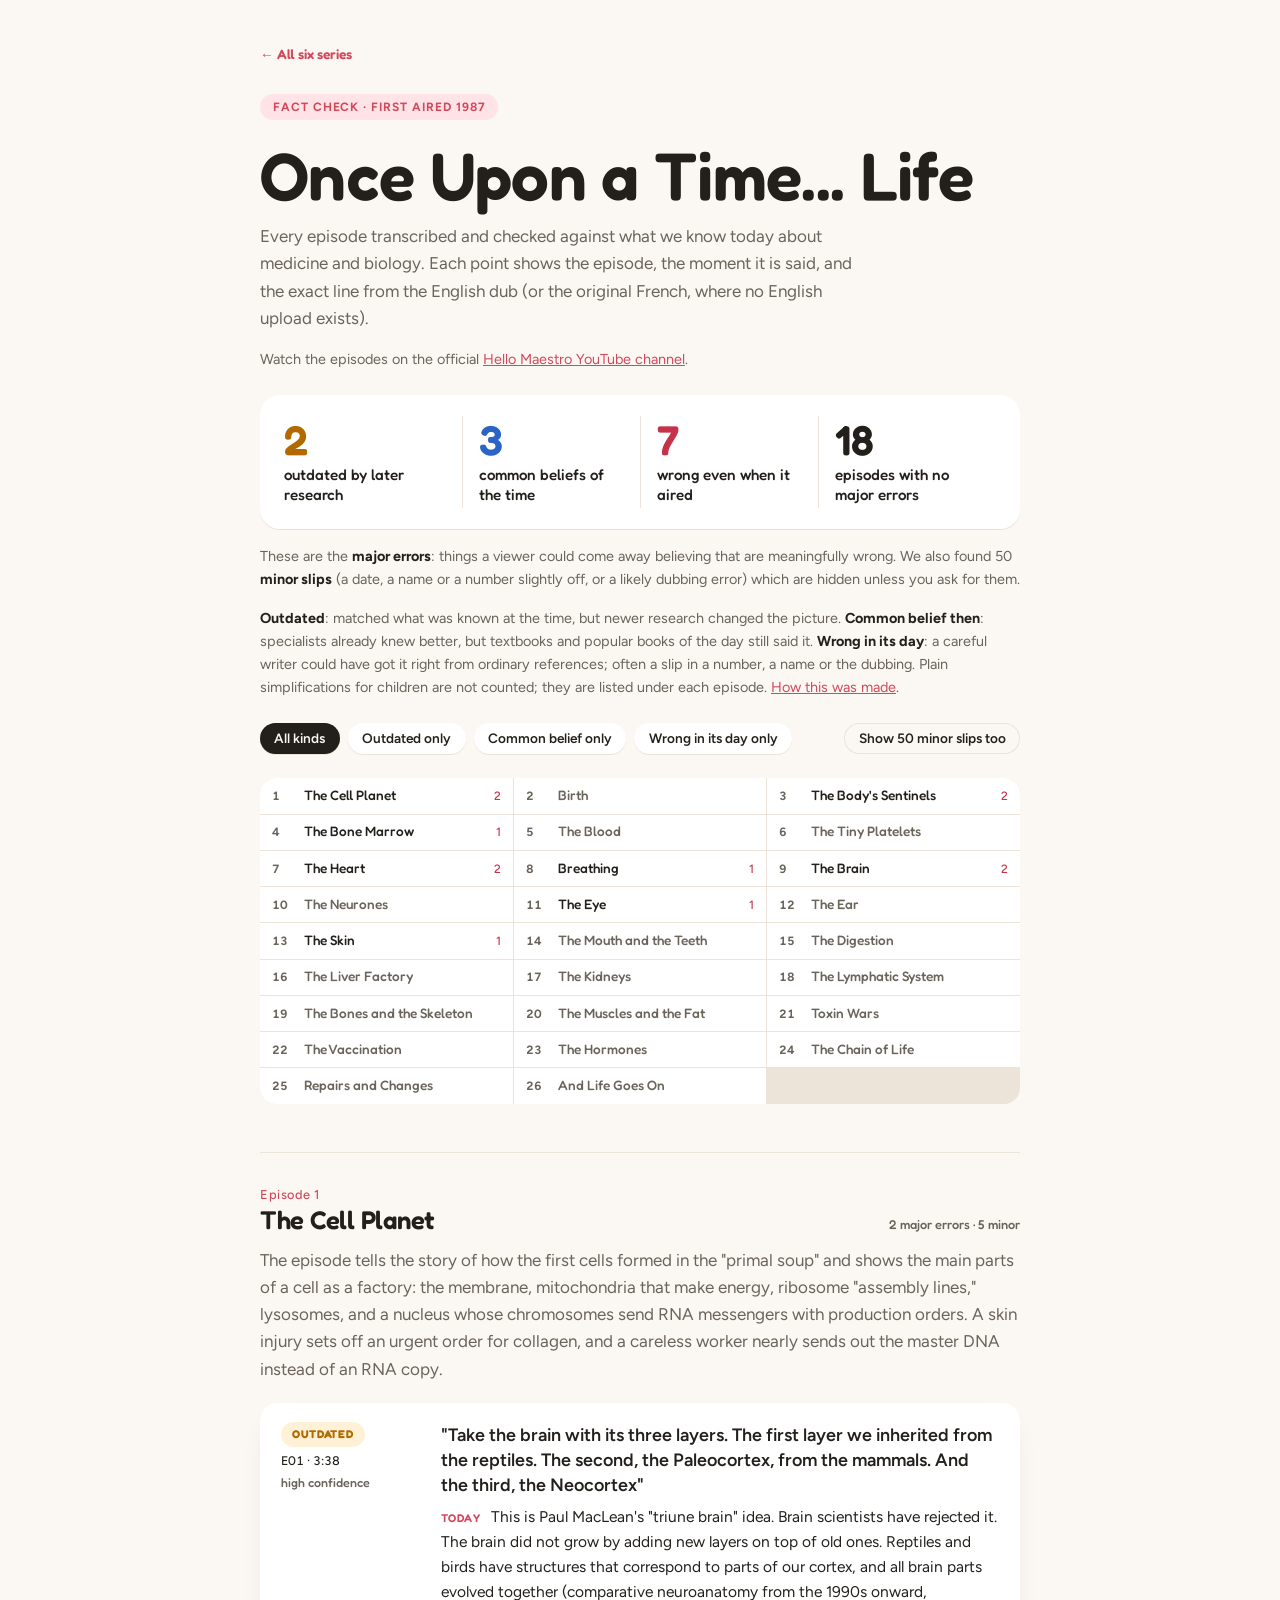
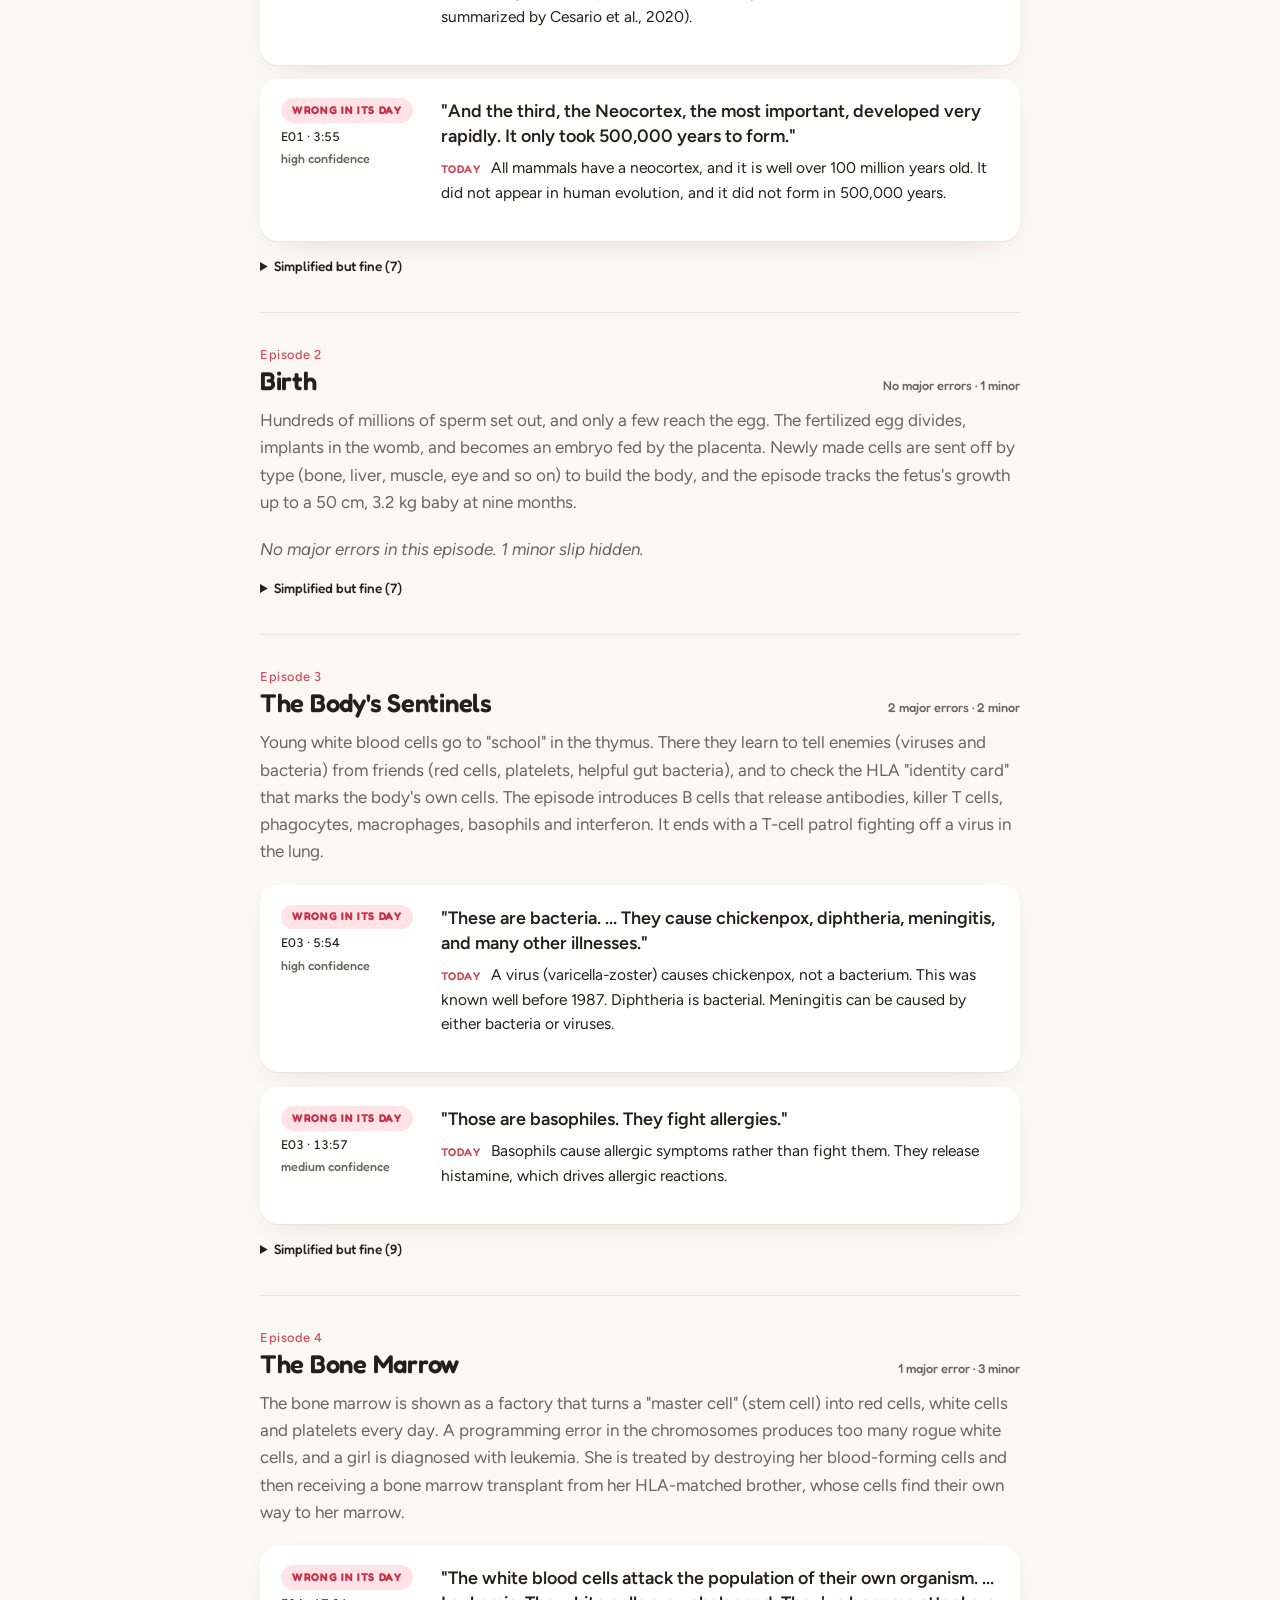
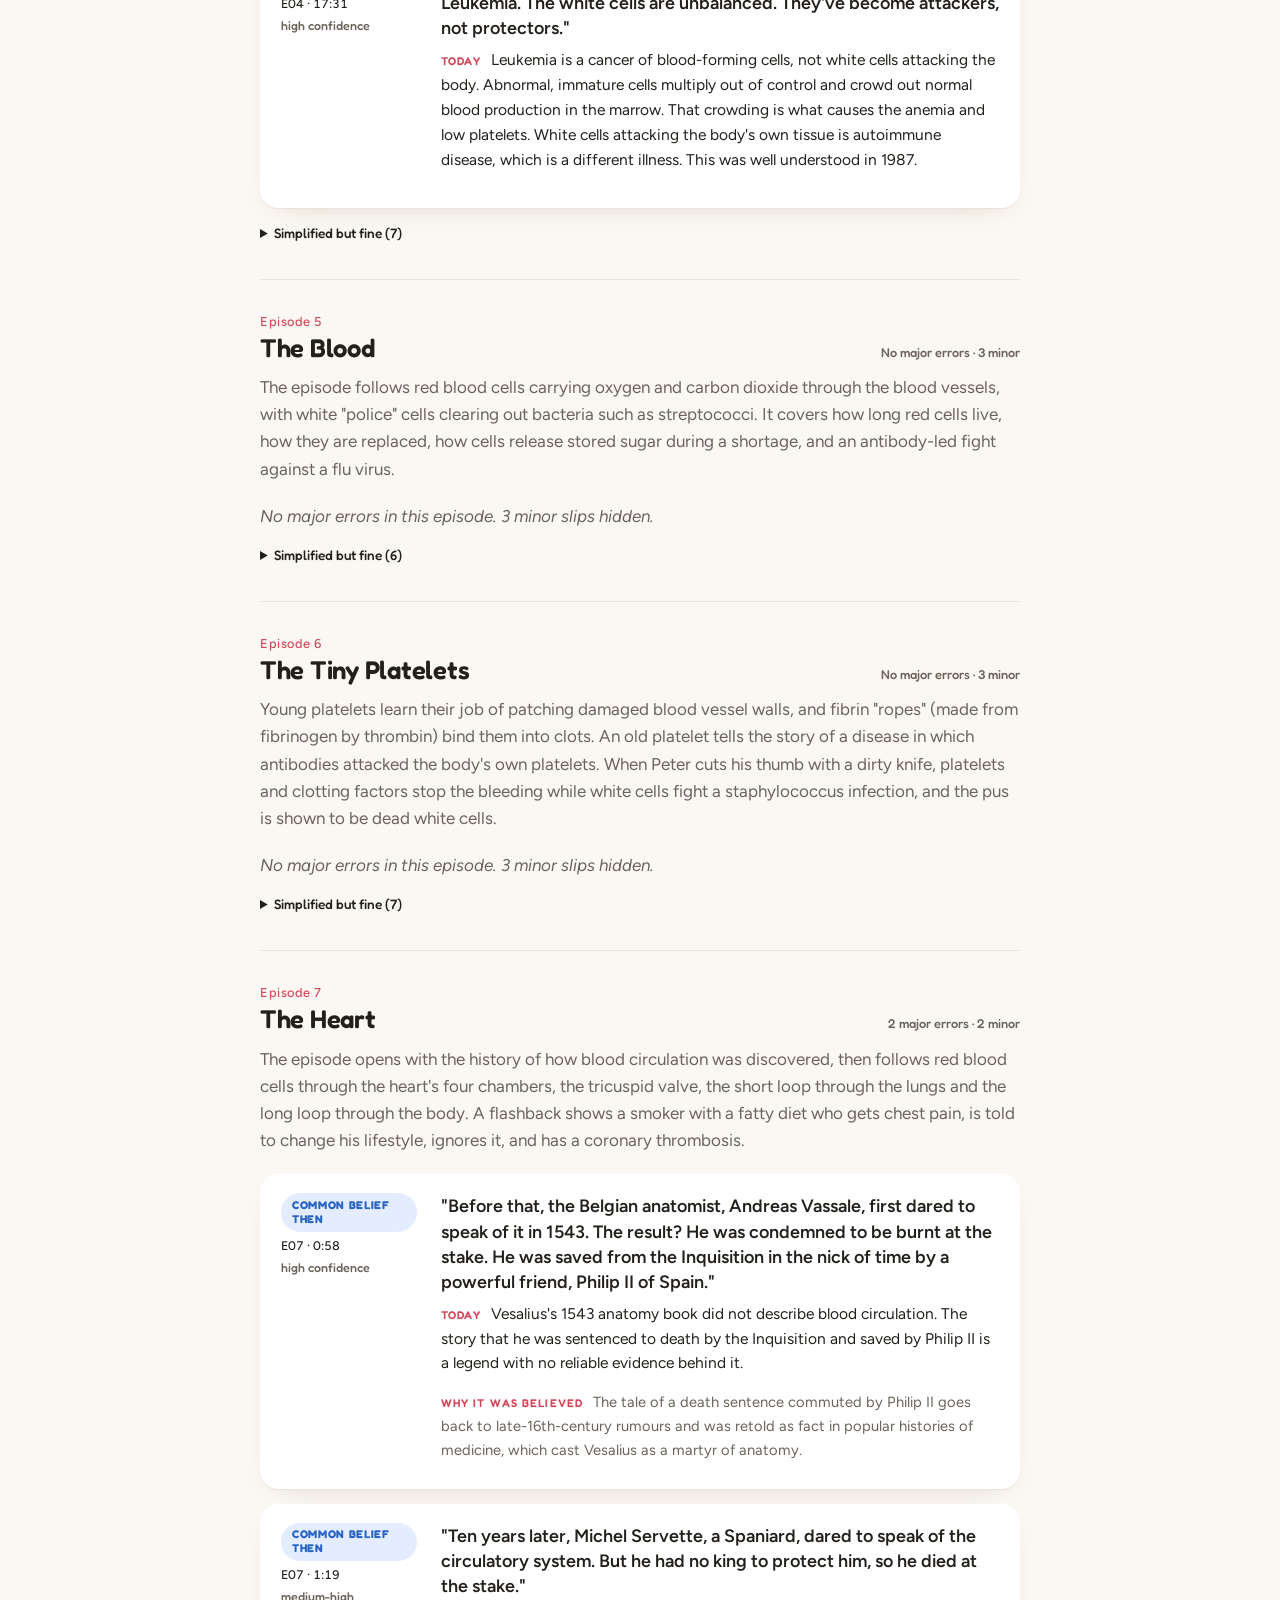
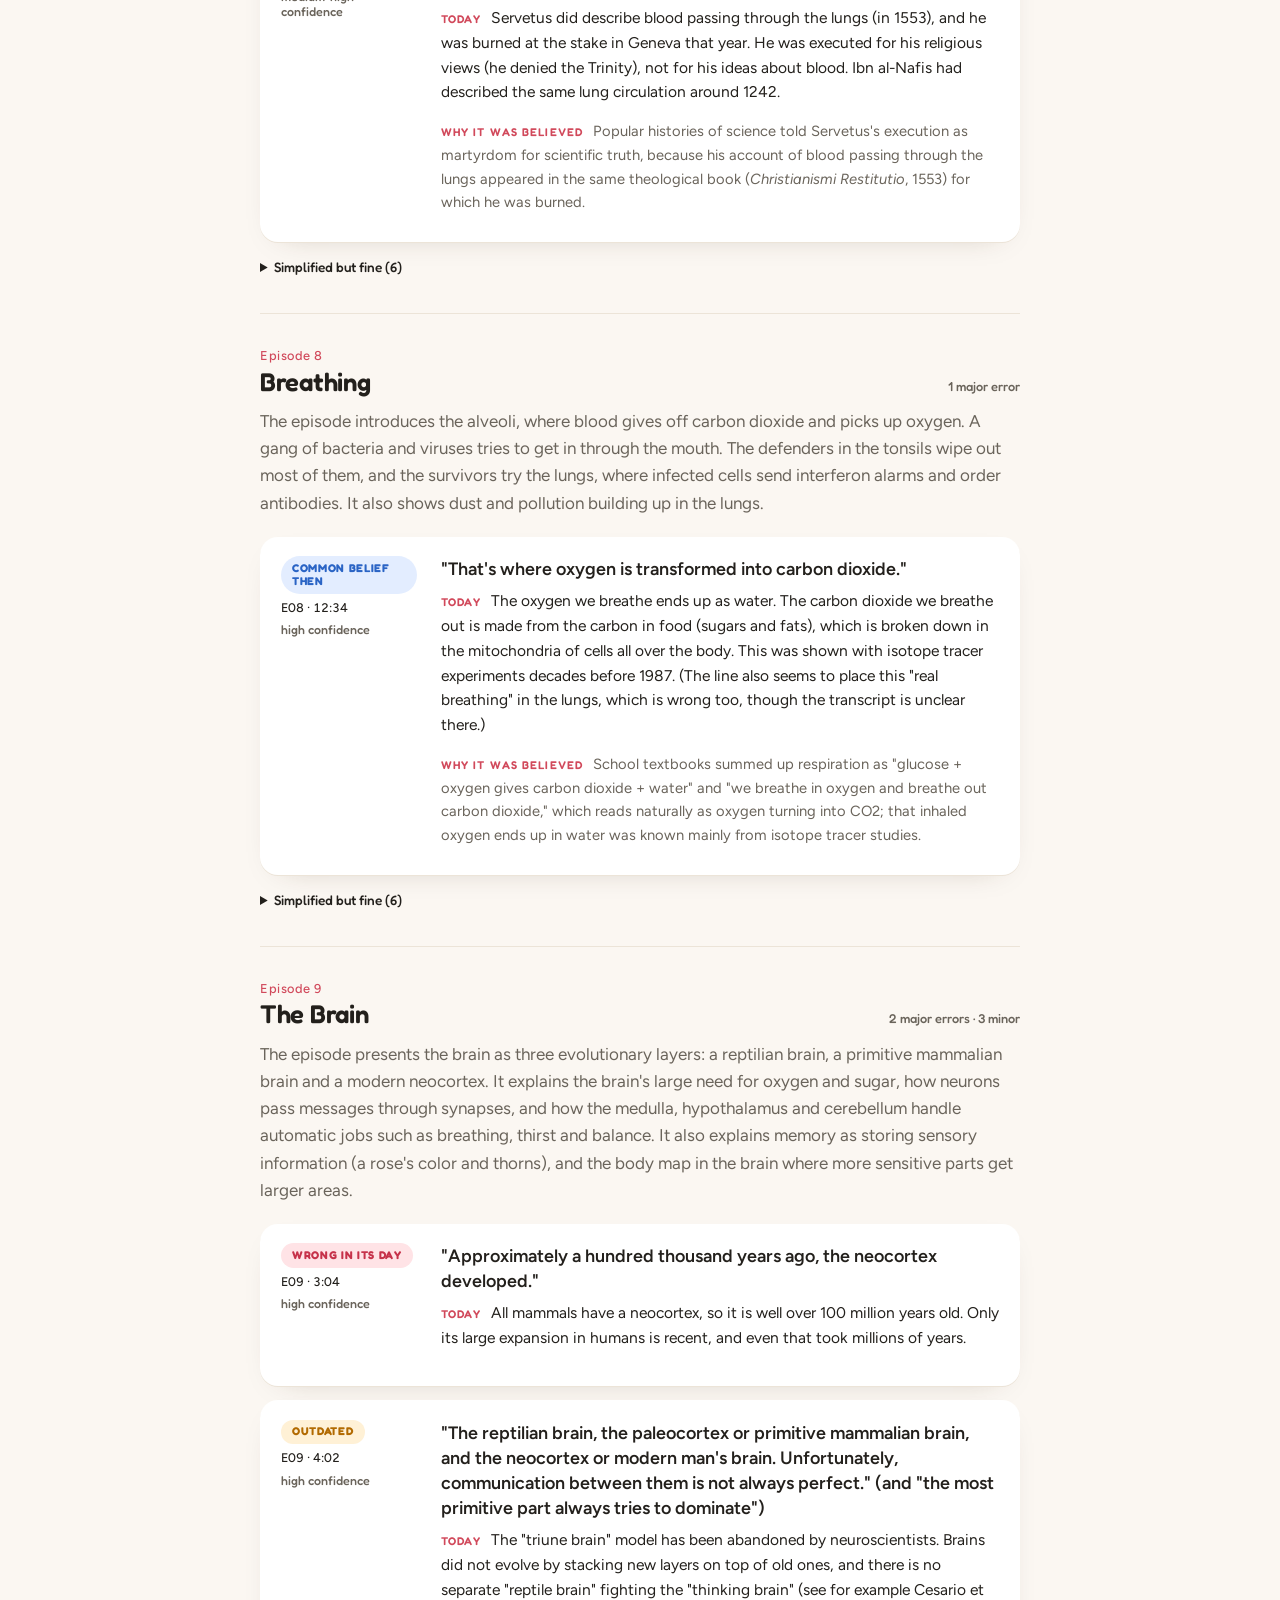
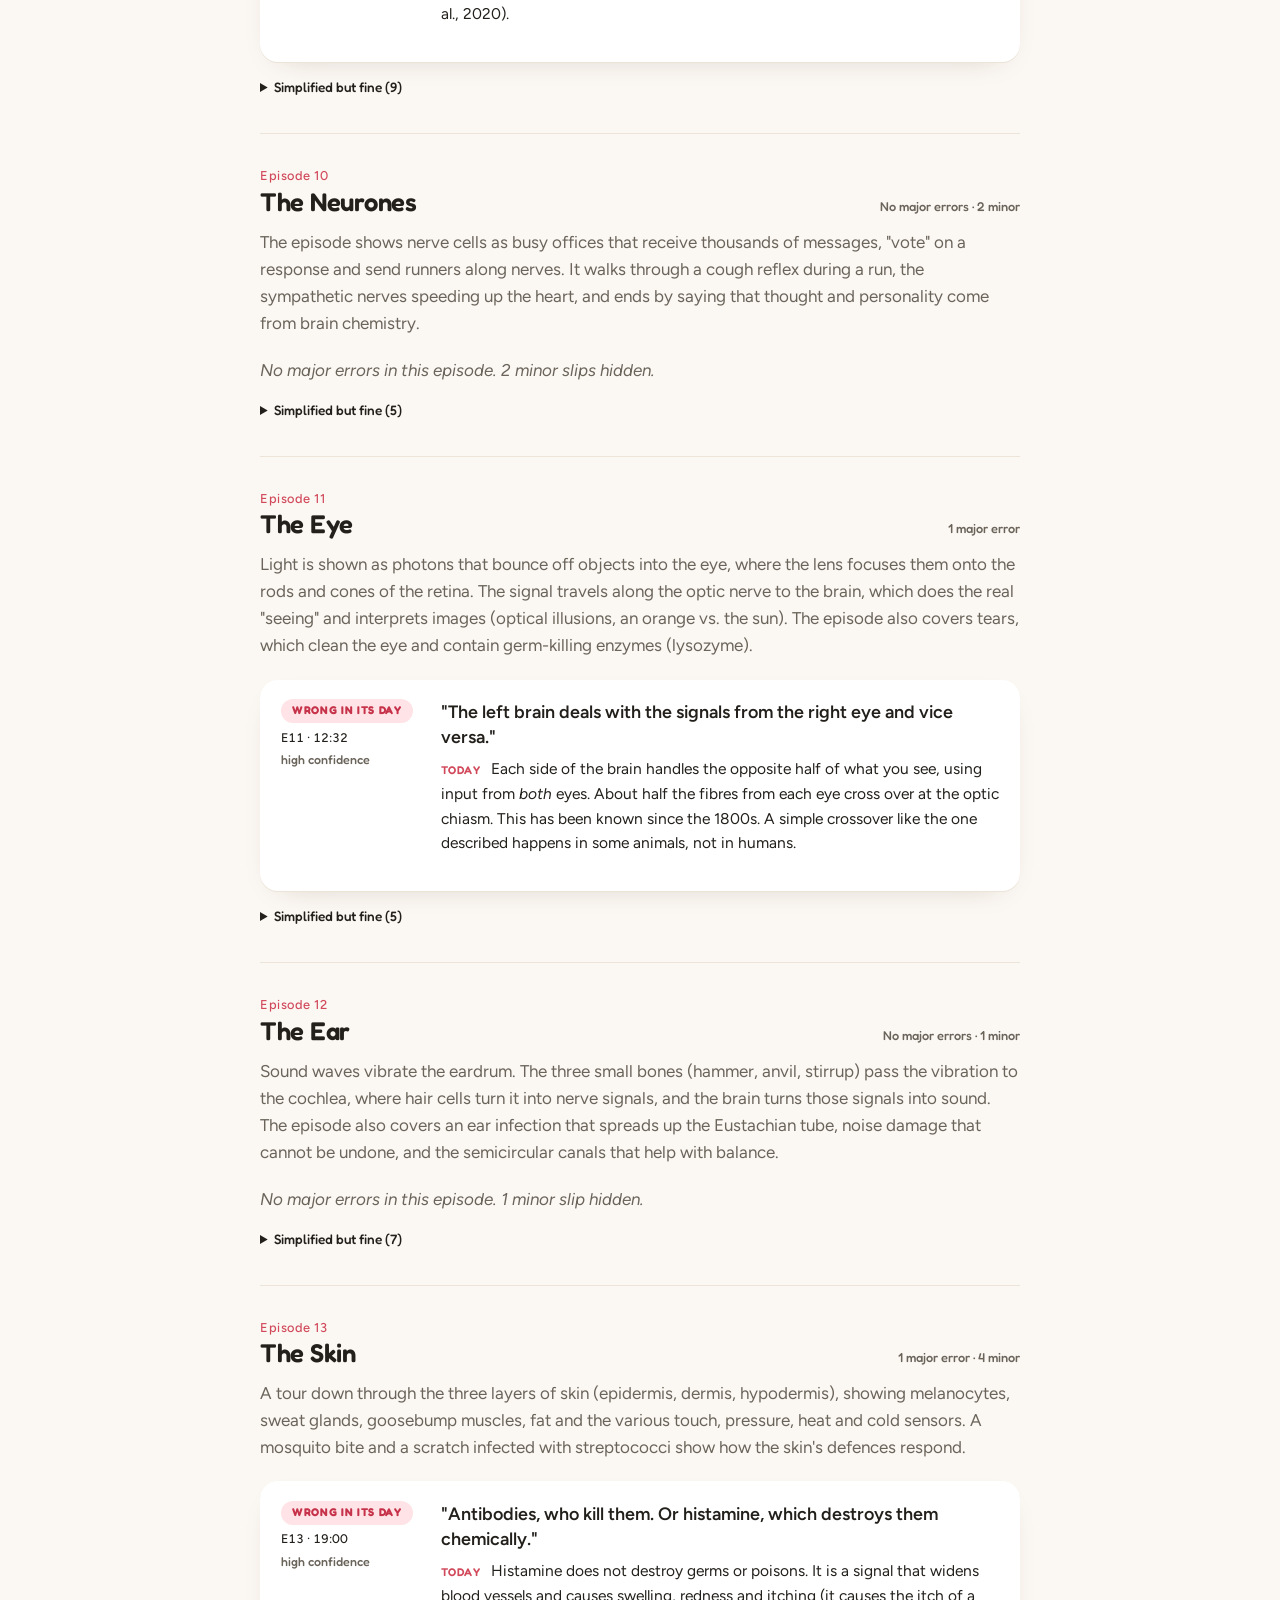
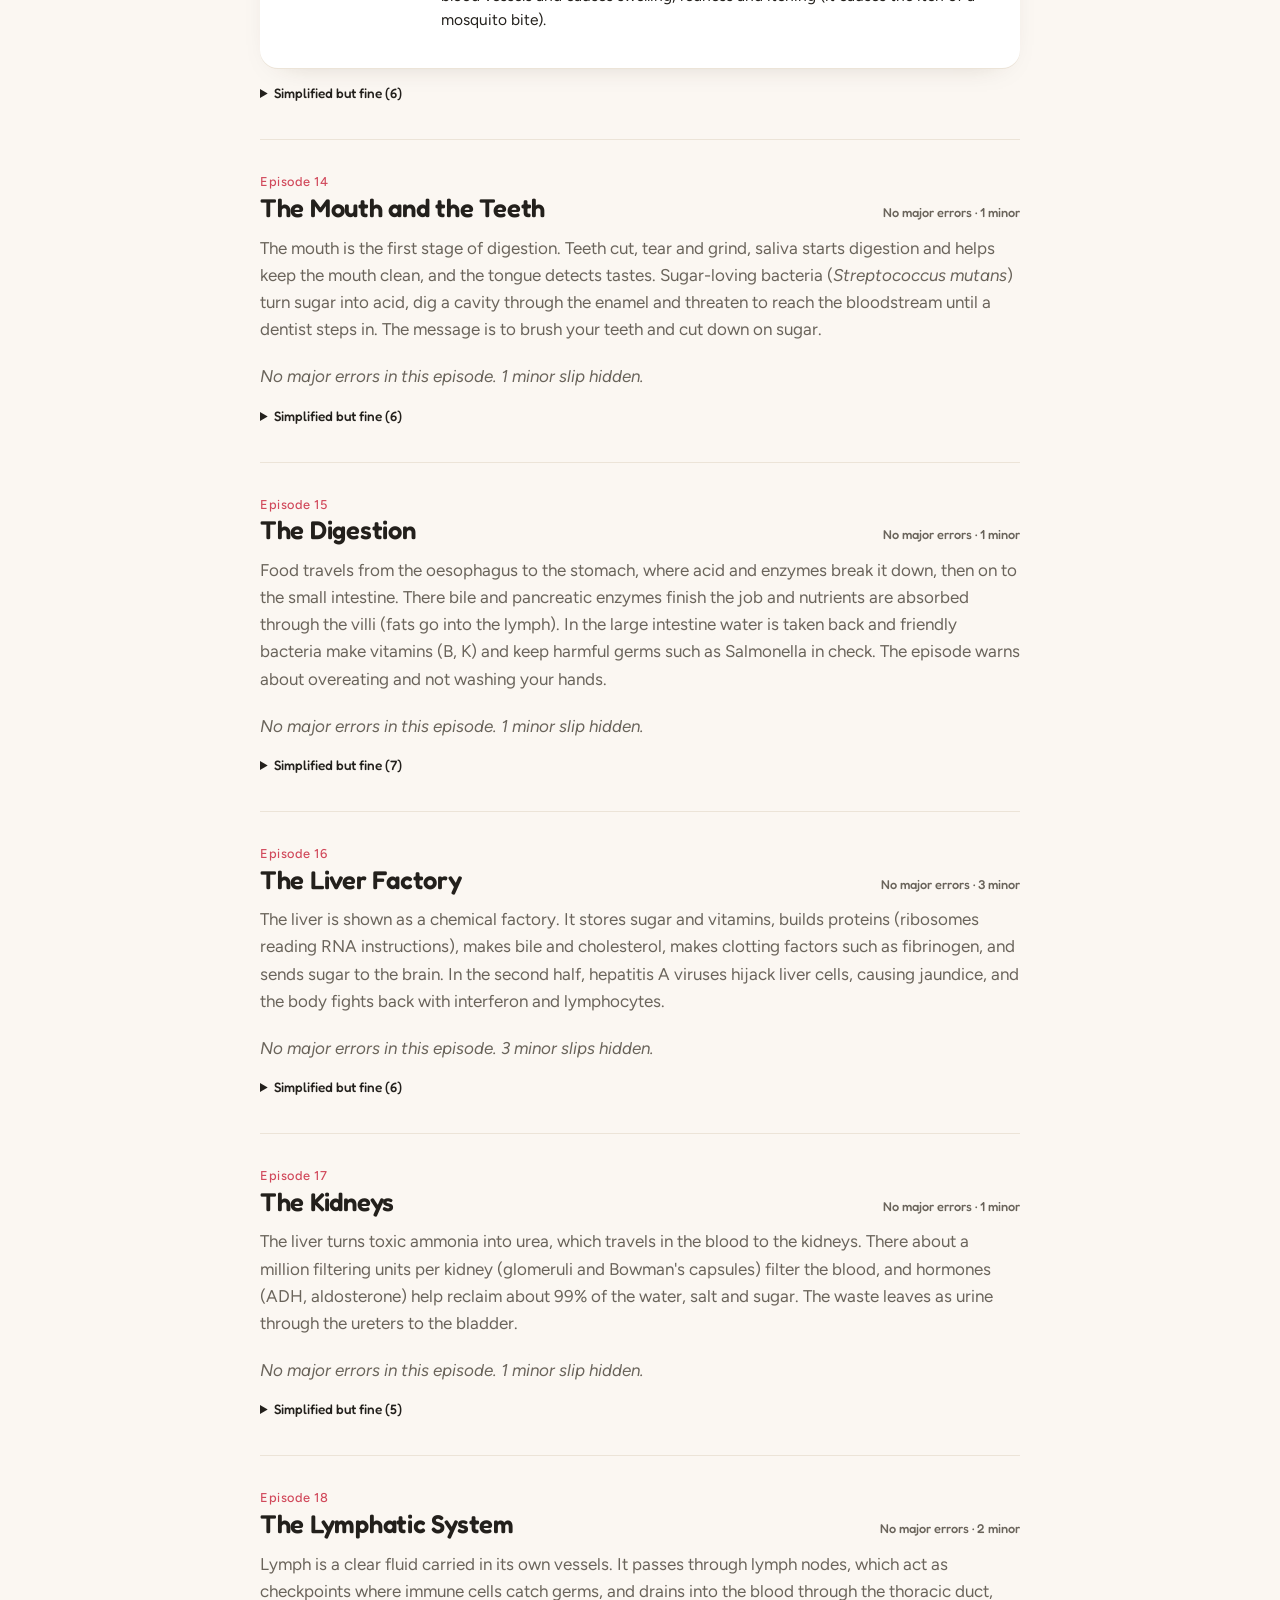
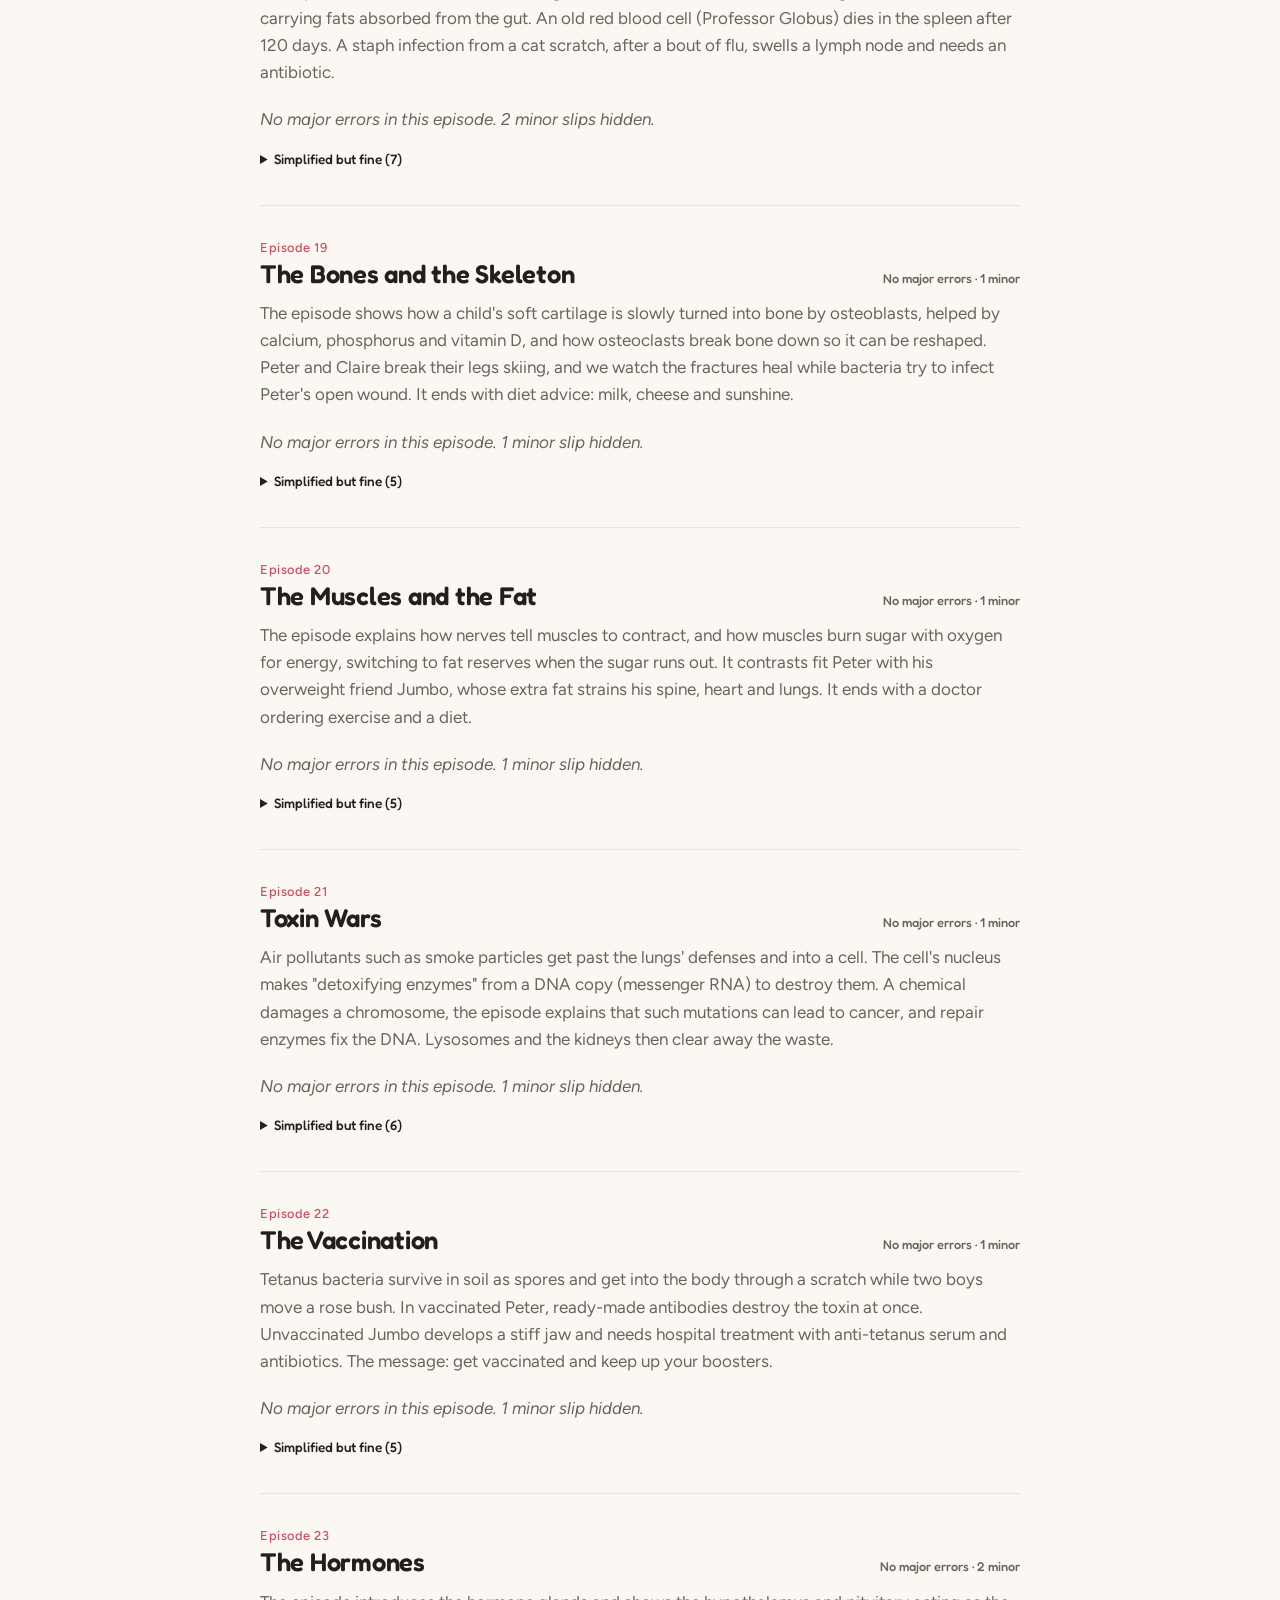
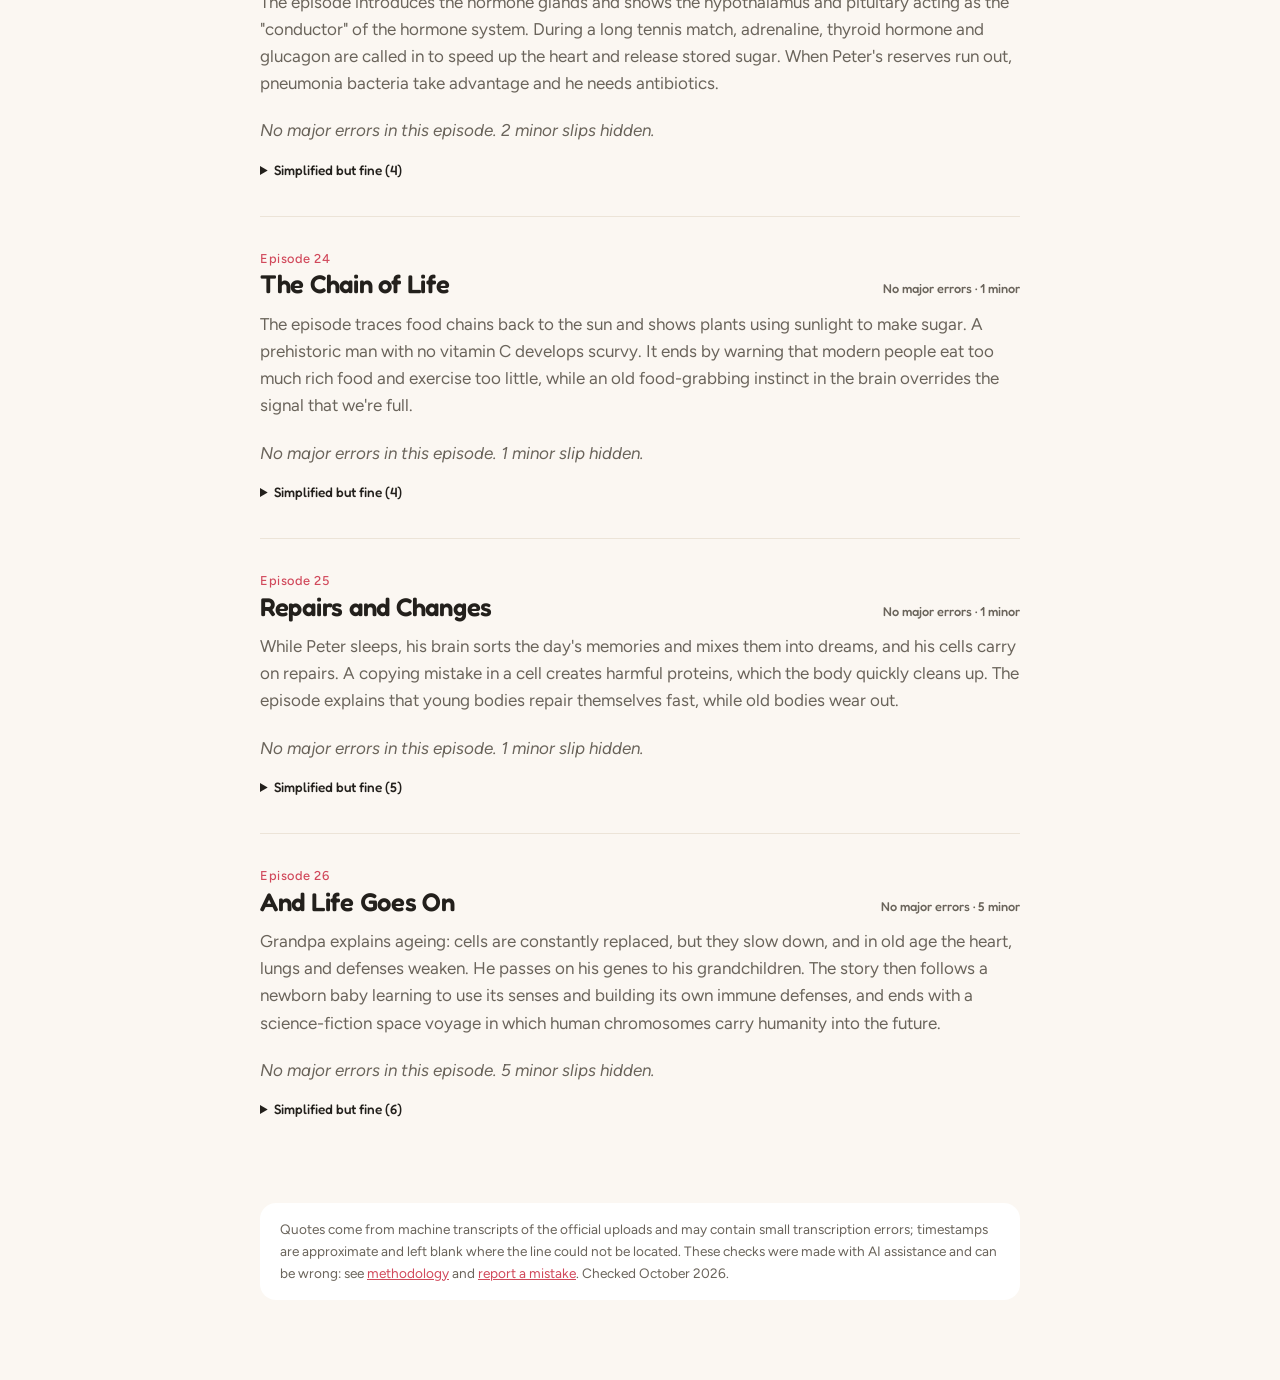
<file: docs/life.html>
<!doctype html>
<html lang="en"><meta charset="utf-8"><meta name="viewport" content="width=device-width, initial-scale=1">
<title>Once Upon a Time... Life Fact Check</title>
<meta name="description" content="Episode-by-episode fact check of Once Upon a Time... Life (1987).">
<link rel="preconnect" href="https://fonts.googleapis.com"><link rel="preconnect" href="https://fonts.gstatic.com" crossorigin>
<link rel="stylesheet" href="https://fonts.googleapis.com/css2?family=Fredoka:wght@500;600&family=Figtree:ital,wght@0,400;0,600;0,700;1,400&display=swap">
<link rel="stylesheet" href="style.css">
<body>
<div class="wrap">
  <a class="back" href="./">← All six series</a>
  <p class="kicker">Fact check · first aired 1987</p>
  <h1>Once Upon a Time... Life</h1>
  <p class="lede">Every episode transcribed and checked against what we know today about medicine and biology. Each point shows the episode, the moment it is said, and the exact line from the English dub (or the original French, where no English upload exists).</p>
  <p class="key watch">Watch the episodes on the official <a href="https://www.youtube.com/@onceuponatimechannel">Hello Maestro YouTube channel</a>.</p>
  <div class="tally"><span class="o"><b>2</b>outdated by later research</span><span class="c"><b>3</b>common beliefs of the time</span><span class="w"><b>7</b>wrong even when it aired</span><span><b>18</b>episodes with no major errors</span></div>
  <p class="key">These are the <strong>major errors</strong>: things a viewer could come away believing that are meaningfully wrong. We also found 50 <strong>minor slips</strong> (a date, a name or a number slightly off, or a likely dubbing error) which are hidden unless you ask for them.</p>
  <p class="key"><strong>Outdated</strong>: matched what was known at the time, but newer research changed the picture. <strong>Common belief then</strong>: specialists already knew better, but textbooks and popular books of the day still said it. <strong>Wrong in its day</strong>: a careful writer could have got it right from ordinary references; often a slip in a number, a name or the dubbing. Plain simplifications for children are not counted; they are listed under each episode. <a href="./#method">How this was made</a>.</p>
  
  <div class="filters" role="group" aria-label="Show">
    <button type="button" data-f="all" aria-pressed="true">All kinds</button>
    <button type="button" data-f="outdated" aria-pressed="false">Outdated only</button>
    <button type="button" data-f="common" aria-pressed="false">Common belief only</button>
    <button type="button" data-f="wrong" aria-pressed="false">Wrong in its day only</button>
    <button type="button" class="minor-toggle" aria-pressed="false">Show 50 minor slips too</button>
  </div>
  <nav class="index" aria-label="Episodes"><a href="#e01" class="has"><b>1</b>The Cell Planet<i>2</i></a><a href="#e02" class=""><b>2</b>Birth<i></i></a><a href="#e03" class="has"><b>3</b>The Body&#x27;s Sentinels<i>2</i></a><a href="#e04" class="has"><b>4</b>The Bone Marrow<i>1</i></a><a href="#e05" class=""><b>5</b>The Blood<i></i></a><a href="#e06" class=""><b>6</b>The Tiny Platelets<i></i></a><a href="#e07" class="has"><b>7</b>The Heart<i>2</i></a><a href="#e08" class="has"><b>8</b>Breathing<i>1</i></a><a href="#e09" class="has"><b>9</b>The Brain<i>2</i></a><a href="#e10" class=""><b>10</b>The Neurones<i></i></a><a href="#e11" class="has"><b>11</b>The Eye<i>1</i></a><a href="#e12" class=""><b>12</b>The Ear<i></i></a><a href="#e13" class="has"><b>13</b>The Skin<i>1</i></a><a href="#e14" class=""><b>14</b>The Mouth and the Teeth<i></i></a><a href="#e15" class=""><b>15</b>The Digestion<i></i></a><a href="#e16" class=""><b>16</b>The Liver Factory<i></i></a><a href="#e17" class=""><b>17</b>The Kidneys<i></i></a><a href="#e18" class=""><b>18</b>The Lymphatic System<i></i></a><a href="#e19" class=""><b>19</b>The Bones and the Skeleton<i></i></a><a href="#e20" class=""><b>20</b>The Muscles and the Fat<i></i></a><a href="#e21" class=""><b>21</b>Toxin Wars<i></i></a><a href="#e22" class=""><b>22</b>The Vaccination<i></i></a><a href="#e23" class=""><b>23</b>The Hormones<i></i></a><a href="#e24" class=""><b>24</b>The Chain of Life<i></i></a><a href="#e25" class=""><b>25</b>Repairs and Changes<i></i></a><a href="#e26" class=""><b>26</b>And Life Goes On<i></i></a></nav>
  <section class="ep" id="e01">
  <header class="ep-head"><span class="ep-no">Episode 1</span><h2>The Cell Planet</h2>
  <span class="ep-count ">2 major errors · 5 minor</span></header>
  <p class="summary">The episode tells the story of how the first cells formed in the &quot;primal soup&quot; and shows the main parts of a cell as a factory: the membrane, mitochondria that make energy, ribosome &quot;assembly lines,&quot; lysosomes, and a nucleus whose chromosomes send RNA messengers with production orders. A skin injury sets off an urgent order for collagen, and a careless worker nearly sends out the master DNA instead of an RNA copy.</p>
  
  <ol class="claims"><li class="claim wrong minor">
  <div class="claim-meta"><span class="tag">Wrong in its day</span><span class="sev">Minor slip</span><span class="where">E01 · <span class="ts" title="Time in the episode">1:01</span></span><span class="conf">high confidence</span></div>
  <blockquote>&quot;Approximately 5,000 million years ago, single-celled, the cell developed.&quot;</blockquote>
  <p class="today"><span class="lbl">Today</span>Earth is about 4,540 million years old, so cells cannot be 5,000 million years old. The oldest signs of life are roughly 3,500 to 3,800 million years old. Earth&#x27;s age had been known since 1956.</p>
  
</li><li class="claim common minor">
  <div class="claim-meta"><span class="tag">Common belief then</span><span class="sev">Minor slip</span><span class="where">E01 · <span class="ts" title="Time in the episode">3:10</span></span><span class="conf">medium confidence</span></div>
  <blockquote>&quot;the liquid in which our cells bathe is almost identical to the seawater from which we originally come.&quot;</blockquote>
  <p class="today"><span class="lbl">Today</span>The fluid around our cells is only about one third as salty as seawater (about 0.9% versus 3.5%), and its mix of minerals is also different. This was an old idea that had already been abandoned by 1987.</p>
  <p class="why"><span class="lbl">Why it was believed</span>Archibald Macallum&#x27;s 1926 theory that body fluids preserve the saltiness of the ancient ocean was repeated for decades in biology textbooks and popular science as &quot;we carry the sea inside us.&quot;</p>
</li><li class="claim outdated major">
  <div class="claim-meta"><span class="tag">Outdated</span><span class="where">E01 · <span class="ts" title="Time in the episode">3:38</span></span><span class="conf">high confidence</span></div>
  <blockquote>&quot;Take the brain with its three layers. The first layer we inherited from the reptiles. The second, the Paleocortex, from the mammals. And the third, the Neocortex&quot;</blockquote>
  <p class="today"><span class="lbl">Today</span>This is Paul MacLean&#x27;s &quot;triune brain&quot; idea. Brain scientists have rejected it. The brain did not grow by adding new layers on top of old ones. Reptiles and birds have structures that correspond to parts of our cortex, and all brain parts evolved together (comparative neuroanatomy from the 1990s onward, summarized by Cesario et al., 2020).</p>
  
</li><li class="claim wrong major">
  <div class="claim-meta"><span class="tag">Wrong in its day</span><span class="where">E01 · <span class="ts" title="Time in the episode">3:55</span></span><span class="conf">high confidence</span></div>
  <blockquote>&quot;And the third, the Neocortex, the most important, developed very rapidly. It only took 500,000 years to form.&quot;</blockquote>
  <p class="today"><span class="lbl">Today</span>All mammals have a neocortex, and it is well over 100 million years old. It did not appear in human evolution, and it did not form in 500,000 years.</p>
  
</li><li class="claim outdated minor">
  <div class="claim-meta"><span class="tag">Outdated</span><span class="sev">Minor slip</span><span class="where">E01 · <span class="ts" title="Time in the episode">7:11</span></span><span class="conf">high confidence</span></div>
  <blockquote>&quot;the human body has 60,000,000 million of them&quot; (later &quot;60,000,000,000&quot;, probably a dubbing or Whisper slip)</blockquote>
  <p class="today"><span class="lbl">Today</span>Careful counts give about 30 to 37 trillion human cells (Bianconi 2013; Sender, Fuchs and Milo 2016). That is about half the old 60 trillion estimate, which is exactly what the episode gives for 1987. (&quot;60,000,000 million&quot; is 60 trillion written in a way that cannot be misread whether &quot;billion&quot; means a thousand million or, in older British and French usage, a million million.)</p>
  
</li><li class="claim outdated minor">
  <div class="claim-meta"><span class="tag">Outdated</span><span class="sev">Minor slip</span><span class="where">E01 · <span class="ts" title="Time in the episode">13:11</span></span><span class="conf">medium confidence</span></div>
  <blockquote>&quot;The centriole, the command post that controls the unity or the division of the cell.&quot;</blockquote>
  <p class="today"><span class="lbl">Today</span>Centrioles help organize the machinery that pulls chromosomes apart. They do not decide when a cell divides. That decision is made by cell-cycle control proteins (cyclins and CDKs; Nobel Prize 2001). Some cells divide without any centrioles (plants, and fruit flies engineered without them, Basto 2006).</p>
  
</li><li class="claim wrong minor">
  <div class="claim-meta"><span class="tag">Wrong in its day</span><span class="sev">Minor slip</span><span class="where">E01 · <span class="ts" title="Time in the episode">23:20</span></span><span class="conf">medium confidence</span></div>
  <blockquote>&quot;every day 500,000 million of them vanish and are replaced at the rate of 50 million each second.&quot;</blockquote>
  <p class="today"><span class="lbl">Today</span>The two numbers contradict each other: 50 million per second adds up to about 4,300 billion per day, not 500 billion. Measurements put turnover at about 330 billion cells a day (Sender and Milo 2021), which is about 4 million per second. The per-second figure is roughly 13 times too high.</p>
  
</li></ol>
  <details class="fine"><summary>Simplified but fine (7)</summary><ul><li>&quot;Mitochondria, which are probably ancient bacteria&quot;: correct. This is now confirmed beyond reasonable doubt.</li><li>&quot;Fingers used to be fish fins&quot;: correct in broad terms (see fossil fish-to-limb transitions such as Tiktaalik).</li><li>The tailbone (&quot;Six&quot; is a Whisper error for &quot;coccyx&quot;) as &quot;what remains of our monkey&#x27;s tail&quot;: the tailbone really is what is left of a tail. The ancestor was an early primate, not a modern monkey.</li><li>Red blood cells &quot;lost our nucleus so we can&#x27;t reproduce&quot;: correct.</li><li>RNA messengers carrying copies of the instructions, with the master DNA staying in the nucleus: correct.</li><li>Proteins making up &quot;half our body substance&quot;: roughly true for the body&#x27;s dry weight, though not if water is counted.</li><li>Cell size of &quot;one hundredth of a millimeter&quot;: a typical size.</li></ul></details>
</section><section class="ep no-major" id="e02">
  <header class="ep-head"><span class="ep-no">Episode 2</span><h2>Birth</h2>
  <span class="ep-count zero">No major errors · 1 minor</span></header>
  <p class="summary">Hundreds of millions of sperm set out, and only a few reach the egg. The fertilized egg divides, implants in the womb, and becomes an embryo fed by the placenta. Newly made cells are sent off by type (bone, liver, muscle, eye and so on) to build the body, and the episode tracks the fetus&#x27;s growth up to a 50 cm, 3.2 kg baby at nine months.</p>
  <p class="clean">No major errors in this episode. <span class="if-hidden">1 minor slip hidden.</span></p>
  <ol class="claims"><li class="claim outdated minor">
  <div class="claim-meta"><span class="tag">Outdated</span><span class="sev">Minor slip</span><span class="where">E02 · <span class="ts" title="Time in the episode">11:01</span></span><span class="conf">medium confidence</span></div>
  <blockquote>&quot;There are 200 different kinds of you&quot;</blockquote>
  <p class="today"><span class="lbl">Today</span>&quot;About 200 cell types&quot; was the standard textbook number. Since the 2010s, single-cell studies such as the Human Cell Atlas have found several hundred main types and thousands of subtypes. The real number depends on how finely you split them.</p>
  
</li></ol>
  <details class="fine"><summary>Simplified but fine (7)</summary><ul><li>Only a small share of sperm get past the cervix, many die on the way, and few reach the egg: correct.</li><li>&quot;The neck of the womb closes up again to preserve the fertilized egg&quot;: the cervix does become sealed by a thicker mucus plug, driven by the hormone progesterone. The timing is compressed, but this is not an explicit falsehood.</li><li>Implantation within a few days, and the placenta forming from the outer membrane: correct.</li><li>Embryo sizes (6 mm at day 35, 12 mm at day 42, 20 mm at day 50): roughly right. Later growth figures in the transcript are garbled by Whisper.</li><li>&quot;Collagen and ovalbumin right away&quot;: ovalbumin is egg-white protein, which humans do not make. This is probably a dubbing slip for &quot;albumin,&quot; so it is not counted as an error.</li><li>&quot;I need a U&quot;: RNA does use U (uracil) in place of DNA&#x27;s T. Correct.</li><li>50 cm and 3.2 kg at birth: typical.</li></ul></details>
</section><section class="ep" id="e03">
  <header class="ep-head"><span class="ep-no">Episode 3</span><h2>The Body&#x27;s Sentinels</h2>
  <span class="ep-count ">2 major errors · 2 minor</span></header>
  <p class="summary">Young white blood cells go to &quot;school&quot; in the thymus. There they learn to tell enemies (viruses and bacteria) from friends (red cells, platelets, helpful gut bacteria), and to check the HLA &quot;identity card&quot; that marks the body&#x27;s own cells. The episode introduces B cells that release antibodies, killer T cells, phagocytes, macrophages, basophils and interferon. It ends with a T-cell patrol fighting off a virus in the lung.</p>
  
  <ol class="claims"><li class="claim wrong minor">
  <div class="claim-meta"><span class="tag">Wrong in its day</span><span class="sev">Minor slip</span><span class="where">E03 · <span class="ts" title="Time in the episode">2:39</span></span><span class="conf">medium confidence</span></div>
  <blockquote>&quot;every day 15,000 million white corpuscles come into the world&quot;</blockquote>
  <p class="today"><span class="lbl">Today</span>The bone marrow makes about 50 to 100 billion neutrophils a day, plus the other white cells. That is several times more than 15 billion, and estimates from the 1970s already showed this.</p>
  
</li><li class="claim wrong minor">
  <div class="claim-meta"><span class="tag">Wrong in its day</span><span class="sev">Minor slip</span><span class="where">E03 · <span class="ts" title="Time in the episode">3:27</span></span><span class="conf">medium confidence</span></div>
  <blockquote>&quot;Thymus, the school for white cells.&quot;</blockquote>
  <p class="today"><span class="lbl">Today</span>Only T lymphocytes are trained in the thymus. B cells mature in the bone marrow, and neutrophils (the &quot;polynuclears&quot;) and macrophages never go to the thymus. The episode shows all these cell types as pupils in the same school.</p>
  
</li><li class="claim wrong major">
  <div class="claim-meta"><span class="tag">Wrong in its day</span><span class="where">E03 · <span class="ts" title="Time in the episode">5:54</span></span><span class="conf">high confidence</span></div>
  <blockquote>&quot;These are bacteria. ... They cause chickenpox, diphtheria, meningitis, and many other illnesses.&quot;</blockquote>
  <p class="today"><span class="lbl">Today</span>A virus (varicella-zoster) causes chickenpox, not a bacterium. This was known well before 1987. Diphtheria is bacterial. Meningitis can be caused by either bacteria or viruses.</p>
  
</li><li class="claim wrong major">
  <div class="claim-meta"><span class="tag">Wrong in its day</span><span class="where">E03 · <span class="ts" title="Time in the episode">13:57</span></span><span class="conf">medium confidence</span></div>
  <blockquote>&quot;Those are basophiles. They fight allergies.&quot;</blockquote>
  <p class="today"><span class="lbl">Today</span>Basophils cause allergic symptoms rather than fight them. They release histamine, which drives allergic reactions.</p>
  
</li></ol>
  <details class="fine"><summary>Simplified but fine (9)</summary><ul><li>&quot;We drop 2,000 a second&quot; (antibodies per cell): this is the classic textbook figure for a plasma cell, and it is still quoted.</li><li>Each antibody fits only one kind of enemy, and the cells that make it multiply into clones when needed: correct.</li><li>Smallpox wiped out by vaccination: correct (eradication declared in 1980).</li><li>Helpful gut bacteria that aid digestion and make vitamins: correct.</li><li>Interferon as a fast messenger warning neighboring cells about a virus: correct.</li><li>&quot;all the cells of the human body have an identical HLA mark. No other cell in the world has the same&quot;: an exaggeration, since identical twins share HLA and siblings can match (episode 4 relies on this). Red blood cells having no HLA because they lack a nucleus: essentially correct.</li><li>Plasma making up &quot;half the blood&quot;: it is about 55%. Fine.</li><li>Immune cells destroying cells that turn cancerous (&quot;transforming cells&quot;): this idea, called immune surveillance, is still accepted.</li><li>The route from the jugular vein to the superior vena cava, right atrium (&quot;oracle&quot; is Whisper for &quot;auricle&quot;) and lung: correct.</li></ul></details>
</section><section class="ep" id="e04">
  <header class="ep-head"><span class="ep-no">Episode 4</span><h2>The Bone Marrow</h2>
  <span class="ep-count ">1 major error · 3 minor</span></header>
  <p class="summary">The bone marrow is shown as a factory that turns a &quot;master cell&quot; (stem cell) into red cells, white cells and platelets every day. A programming error in the chromosomes produces too many rogue white cells, and a girl is diagnosed with leukemia. She is treated by destroying her blood-forming cells and then receiving a bone marrow transplant from her HLA-matched brother, whose cells find their own way to her marrow.</p>
  
  <ol class="claims"><li class="claim wrong minor">
  <div class="claim-meta"><span class="tag">Wrong in its day</span><span class="sev">Minor slip</span><span class="where">E04 · <span class="ts" title="Time in the episode">1:03</span></span><span class="conf">medium confidence</span></div>
  <blockquote>&quot;Every day, 200 billion red blood corpuscles, 15 billion white blood corpuscles, and 500 billion platelets are produced.&quot;</blockquote>
  <p class="today"><span class="lbl">Today</span>200 billion red cells a day is correct. Platelet production is about 100 to 150 billion a day, so 500 billion is several times too high. (Episode 6&#x27;s &quot;half a billion&quot; is the same figure in the older British long scale, where a billion is a million million, so the two episodes agree.) White cell production is about 50 to 100 billion a day or more, not 15 billion.</p>
  
</li><li class="claim wrong minor">
  <div class="claim-meta"><span class="tag">Wrong in its day</span><span class="sev">Minor slip</span><span class="where">E04 · <span class="ts" title="Time in the episode">7:03</span></span><span class="conf">medium confidence</span></div>
  <blockquote>&quot;Triction enzymes, ligase enzymes to work immediately. We&#x27;ve got to repair this at once&quot; (Whisper: &quot;Triction&quot; = &quot;Restriction&quot;), and later &quot;Calling restriction enzymes. It&#x27;s absolutely essential to reduce production.&quot;</blockquote>
  <p class="today"><span class="lbl">Today</span>Restriction enzymes are bacterial defense tools that people use in the lab. Human cells do not use them to repair DNA or to control how many blood cells are made. Ligase does take part in DNA repair, so that part is correct.</p>
  
</li><li class="claim wrong major">
  <div class="claim-meta"><span class="tag">Wrong in its day</span><span class="where">E04 · <span class="ts" title="Time in the episode">17:31</span></span><span class="conf">high confidence</span></div>
  <blockquote>&quot;The white blood cells attack the population of their own organism. ... Leukemia. The white cells are unbalanced. They&#x27;ve become attackers, not protectors.&quot;</blockquote>
  <p class="today"><span class="lbl">Today</span>Leukemia is a cancer of blood-forming cells, not white cells attacking the body. Abnormal, immature cells multiply out of control and crowd out normal blood production in the marrow. That crowding is what causes the anemia and low platelets. White cells attacking the body&#x27;s own tissue is autoimmune disease, which is a different illness. This was well understood in 1987.</p>
  
</li><li class="claim wrong minor">
  <div class="claim-meta"><span class="tag">Wrong in its day</span><span class="sev">Minor slip</span><span class="where">E04 · <span class="ts" title="Time in the episode">22:46</span></span><span class="conf">high confidence</span></div>
  <blockquote>&quot;right ventricle pushes them into the pulmonary aorta&quot;</blockquote>
  <p class="today"><span class="lbl">Today</span>The right ventricle pumps into the pulmonary artery, also called the pulmonary trunk. The aorta leaves the left ventricle. This is a small naming error. (likely a translation/dubbing slip)</p>
  
</li></ol>
  <details class="fine"><summary>Simplified but fine (7)</summary><ul><li>A single &quot;big master cell&quot; giving rise to all blood cells: this is the hematopoietic stem cell. Correct.</li><li>If immune &quot;programming&quot; goes wrong, its weapons can be turned on the body, and &quot;it&#x27;s still a mystery&quot;: a fair description of autoimmunity, whose causes are still only partly understood.</li><li>Destroying the diseased marrow before the transplant, and the patient being unable to fight germs afterwards: correct.</li><li>The brother is a match because he has &quot;the same HLA&quot;: siblings match about 25% of the time. Correct.</li><li>Injected marrow cells travel through the blood and settle in the bone marrow (&quot;homing&quot;): correct.</li><li>&quot;Just a tiny little prick&quot; for the brother: in 1987, donating bone marrow meant many needle draws from the hip bone under general anesthesia. Today stem cells are usually collected from the blood over several hours. It is understated, but this is a reassuring line to a child rather than a stated fact.</li><li>&quot;vaccination proved 100% effective&quot;: an event in the story, not a general claim. Real flu vaccines are about 40 to 60% effective.</li></ul></details>
</section><section class="ep no-major" id="e05">
  <header class="ep-head"><span class="ep-no">Episode 5</span><h2>The Blood</h2>
  <span class="ep-count zero">No major errors · 3 minor</span></header>
  <p class="summary">The episode follows red blood cells carrying oxygen and carbon dioxide through the blood vessels, with white &quot;police&quot; cells clearing out bacteria such as streptococci. It covers how long red cells live, how they are replaced, how cells release stored sugar during a shortage, and an antibody-led fight against a flu virus.</p>
  <p class="clean">No major errors in this episode. <span class="if-hidden">3 minor slips hidden.</span></p>
  <ol class="claims"><li class="claim wrong minor">
  <div class="claim-meta"><span class="tag">Wrong in its day</span><span class="sev">Minor slip</span><span class="where">E05 · <span class="ts" title="Time in the episode">0:05</span></span><span class="conf">medium confidence</span></div>
  <blockquote>&quot;blood vessels of the human body. Their surface area is 700,000 square meters.&quot;</blockquote>
  <p class="today"><span class="lbl">Today</span>The inner surface of all the blood vessels (mostly capillaries) is usually estimated at a few hundred to about 1,000 square meters. 700,000 is roughly 1,000 times too large.</p>
  
</li><li class="claim wrong minor">
  <div class="claim-meta"><span class="tag">Wrong in its day</span><span class="sev">Minor slip</span><span class="where">E05 · <span class="ts" title="Time in the episode">1:05</span></span><span class="conf">high confidence</span></div>
  <blockquote>&quot;One cubic millimeter of liquid blood plasma contains five million red corpuscles and 700,000 phagocytes, or white.&quot;</blockquote>
  <p class="today"><span class="lbl">Today</span>Normal blood has about 4,000 to 11,000 white cells per cubic millimeter, so 700,000 is about 100 times too high. (The red cell figure is right, though the cells are in whole blood, not plasma.) This could be a dubbing slip for 7,000, but the figure as spoken is wrong. (likely a translation/dubbing slip)</p>
  
</li><li class="claim wrong minor">
  <div class="claim-meta"><span class="tag">Wrong in its day</span><span class="sev">Minor slip</span><span class="where">E05 · <span class="ts" title="Time in the episode">6:28</span></span><span class="conf">high confidence</span></div>
  <blockquote>&quot;a signal goes out to the part of the cell where sugar is stored. The Golgai bodies. When the signal is received, sugar is released through the walls of the cell.&quot;</blockquote>
  <p class="today"><span class="lbl">Today</span>Cells store sugar as glycogen, in small grains in the cell&#x27;s fluid (cytoplasm), not in the Golgi. Only the liver (and to a small extent the kidney) can release that sugar back into the blood. Muscle keeps its glycogen for its own use. The Golgi packages proteins.</p>
  
</li></ol>
  <details class="fine"><summary>Simplified but fine (6)</summary><ul><li>&quot;Every day, the heart beats a hundred thousand times&quot;: correct.</li><li>&quot;more than a hundred thousand kilometers&quot; of vessels: this is the standard popular figure. It is debated, but too uncertain to count as an error.</li><li>Red cells living &quot;100 days, 120 at the outside,&quot; then being removed in the spleen: correct.</li><li>&quot;Over two million of us per second&quot; (new red cells): correct.</li><li>The route &quot;4,000 times a day&quot;: probably too high, since a full loop of the circulation takes about a minute. The number is unclear, so it is not counted.</li><li>Macrophages and platelets helping clear blockages, and streptococci as routine invaders: fine as a cartoon.</li></ul></details>
</section><section class="ep no-major" id="e06">
  <header class="ep-head"><span class="ep-no">Episode 6</span><h2>The Tiny Platelets</h2>
  <span class="ep-count zero">No major errors · 3 minor</span></header>
  <p class="summary">Young platelets learn their job of patching damaged blood vessel walls, and fibrin &quot;ropes&quot; (made from fibrinogen by thrombin) bind them into clots. An old platelet tells the story of a disease in which antibodies attacked the body&#x27;s own platelets. When Peter cuts his thumb with a dirty knife, platelets and clotting factors stop the bleeding while white cells fight a staphylococcus infection, and the pus is shown to be dead white cells.</p>
  <p class="clean">No major errors in this episode. <span class="if-hidden">3 minor slips hidden.</span></p>
  <ol class="claims"><li class="claim wrong minor">
  <div class="claim-meta"><span class="tag">Wrong in its day</span><span class="sev">Minor slip</span><span class="where">E06 · <span class="ts" title="Time in the episode">0:05</span></span><span class="conf">medium confidence</span></div>
  <blockquote>&quot;This is the bone marrow, where nearly half a billion blood platelets are produced every day.&quot; (repeated at the end: &quot;Your body produces nearly half a billion platelets every day&quot;)</blockquote>
  <p class="today"><span class="lbl">Today</span>The dub most likely uses the older British long-scale &quot;billion&quot; (a million million, like the French <em>billion</em>), so &quot;half a billion&quot; means about 500,000 million, the same figure episode 4 gives as &quot;500 billion.&quot; That is still about 3 to 5 times too high: the body makes about 100 to 150 thousand million platelets a day, a rate already measured with isotope-labelled platelets in the late 1960s (Harker and Finch, 1969). Platelets live 7 to 10 days and there are about a million million in circulation.</p>
  
</li><li class="claim outdated minor">
  <div class="claim-meta"><span class="tag">Outdated</span><span class="sev">Minor slip</span><span class="where">E06 · <span class="ts" title="Time in the episode">7:01</span></span><span class="conf">medium confidence</span></div>
  <blockquote>&quot;He injected the bloodstream with Trojan horse platelets. They were full of medicine that killed any antibody that touched them.&quot;</blockquote>
  <p class="today"><span class="lbl">Today</span>The disease is immune thrombocytopenia (ITP). The experimental &quot;Trojan horse&quot; treatment (platelets loaded with the drug vinblastine, 1970s to 80s) was aimed at the macrophages that eat antibody-coated platelets, not at the antibodies, and it never became standard. Today ITP is treated with steroids, immunoglobulin infusions (IVIG), rituximab, and drugs that boost platelet production (romiplostim and eltrombopag, approved in 2008).</p>
  
</li><li class="claim wrong minor">
  <div class="claim-meta"><span class="tag">Wrong in its day</span><span class="sev">Minor slip</span><span class="where">E06 · <span class="ts none" title="Could not locate the exact moment">—:—</span></span><span class="conf">medium confidence</span></div>
  <blockquote>&quot;I&#x27;m calling in the Prostaglandin squad immediately. ... Only Prostaglandin can remove the blockage.&quot;</blockquote>
  <p class="today"><span class="lbl">Today</span>Clots are dissolved by the fibrinolytic system: plasmin, activated by tPA (approved as a clot-busting drug in 1987). Some prostaglandins, such as prostacyclin, stop platelets from clumping, while others, such as thromboxane, make them clump more. None of them dissolves an existing blockage.</p>
  
</li></ol>
  <details class="fine"><summary>Simplified but fine (7)</summary><ul><li>&quot;We lived for only ten days&quot;: correct (7 to 10 days).</li><li>Wall damage caused by &quot;harmful fats, acid, or even adrenaline&quot;: broadly in line with how blood vessel linings are thought to be damaged.</li><li>Thrombin acting on fibrinogen to make fibrin: correct.</li><li>Antibodies attacking the body&#x27;s own platelets: a correct description of ITP.</li><li>Pus as dead white cells that fought germs: correct.</li><li>&quot;platelets shrink with age&quot;: still debated (platelet size mostly reflects how they were produced, but some studies show older platelets lose content). Too uncertain to count.</li><li>Platelets staying on the wall &quot;Forever, naturally&quot;: unclear in context, so not counted. Clots are actually remodeled and cleared.</li></ul></details>
</section><section class="ep" id="e07">
  <header class="ep-head"><span class="ep-no">Episode 7</span><h2>The Heart</h2>
  <span class="ep-count ">2 major errors · 2 minor</span></header>
  <p class="summary">The episode opens with the history of how blood circulation was discovered, then follows red blood cells through the heart&#x27;s four chambers, the tricuspid valve, the short loop through the lungs and the long loop through the body. A flashback shows a smoker with a fatty diet who gets chest pain, is told to change his lifestyle, ignores it, and has a coronary thrombosis.</p>
  
  <ol class="claims"><li class="claim common major">
  <div class="claim-meta"><span class="tag">Common belief then</span><span class="where">E07 · <span class="ts" title="Time in the episode">0:58</span></span><span class="conf">high confidence</span></div>
  <blockquote>&quot;Before that, the Belgian anatomist, Andreas Vassale, first dared to speak of it in 1543. The result? He was condemned to be burnt at the stake. He was saved from the Inquisition in the nick of time by a powerful friend, Philip II of Spain.&quot;</blockquote>
  <p class="today"><span class="lbl">Today</span>Vesalius&#x27;s 1543 anatomy book did not describe blood circulation. The story that he was sentenced to death by the Inquisition and saved by Philip II is a legend with no reliable evidence behind it.</p>
  <p class="why"><span class="lbl">Why it was believed</span>The tale of a death sentence commuted by Philip II goes back to late-16th-century rumours and was retold as fact in popular histories of medicine, which cast Vesalius as a martyr of anatomy.</p>
</li><li class="claim common major">
  <div class="claim-meta"><span class="tag">Common belief then</span><span class="where">E07 · <span class="ts" title="Time in the episode">1:19</span></span><span class="conf">medium-high confidence</span></div>
  <blockquote>&quot;Ten years later, Michel Servette, a Spaniard, dared to speak of the circulatory system. But he had no king to protect him, so he died at the stake.&quot;</blockquote>
  <p class="today"><span class="lbl">Today</span>Servetus did describe blood passing through the lungs (in 1553), and he was burned at the stake in Geneva that year. He was executed for his religious views (he denied the Trinity), not for his ideas about blood. Ibn al-Nafis had described the same lung circulation around 1242.</p>
  <p class="why"><span class="lbl">Why it was believed</span>Popular histories of science told Servetus&#x27;s execution as martyrdom for scientific truth, because his account of blood passing through the lungs appeared in the same theological book (<em>Christianismi Restitutio</em>, 1553) for which he was burned.</p>
</li><li class="claim outdated minor">
  <div class="claim-meta"><span class="tag">Outdated</span><span class="sev">Minor slip</span><span class="where">E07 · <span class="ts" title="Time in the episode">14:45</span></span><span class="conf">medium-high confidence</span></div>
  <blockquote>&quot;You must cut out all tobacco, all alcohol, all salt, all fats, everything. A very strict diet&quot;</blockquote>
  <p class="today"><span class="lbl">Today</span>Stopping smoking is still the top priority. But guidelines no longer tell heart patients to cut out all fat. They advise replacing saturated fat with healthy unsaturated fats such as olive oil, nuts and fish (the PREDIMED trial in 2013; the US dietary guidelines dropped their limit on total fat in 2015). Salt should be reduced, not eliminated.</p>
  
</li><li class="claim common minor">
  <div class="claim-meta"><span class="tag">Common belief then</span><span class="sev">Minor slip</span><span class="where">E07 · <span class="ts" title="Time in the episode">15:31</span></span><span class="conf">medium-high confidence</span></div>
  <blockquote>&quot;Obviously, when the fats built up, the passageways became completely blocked. ... That&#x27;s what a thrombosis is.&quot;</blockquote>
  <p class="today"><span class="lbl">Today</span>A thrombosis is a blood clot, not a fatty blockage. Most heart attacks happen when a fatty plaque in the artery wall cracks and a clot forms on it suddenly (shown in the early 1980s by Falk and by Davies and Thomas). It is not usually fat slowly filling the artery until it closes.</p>
  <p class="why"><span class="lbl">Why it was believed</span>The &quot;clogged pipe&quot; picture, with fatty deposits slowly narrowing an artery until it closes, was how 1980s textbooks and health campaigns explained heart attacks; the role of plaque rupture and clotting was only being established in specialist journals in the early 1980s.</p>
</li></ol>
  <details class="fine"><summary>Simplified but fine (6)</summary><ul><li>Harvey (1628) being mocked, and Guy Patin defending Galen: broadly correct.</li><li>The heart pumping about 5 liters a minute, about 8,000 liters a day and about 200 million liters in a lifetime; weighing about 300 g; about the size of a fist; about 3 billion beats in a lifetime: all reasonable.</li><li>&quot;the left ventricle is seven times more powerful than the right&quot;: the left side generates about 5 to 6 times the pressure. Close enough.</li><li>The tricuspid valve, the right and left chambers, and the short (lung) versus long (body) loops: correct.</li><li>Chest pain spreading to the left arm and breathlessness as warning signs: correct. (Angina is more often a squeezing feeling than &quot;sharp needles.&quot;)</li><li>&quot;made for emotions, feelings, love&quot;: poetry, not a claim.</li></ul></details>
</section><section class="ep" id="e08">
  <header class="ep-head"><span class="ep-no">Episode 8</span><h2>Breathing</h2>
  <span class="ep-count ">1 major error</span></header>
  <p class="summary">The episode introduces the alveoli, where blood gives off carbon dioxide and picks up oxygen. A gang of bacteria and viruses tries to get in through the mouth. The defenders in the tonsils wipe out most of them, and the survivors try the lungs, where infected cells send interferon alarms and order antibodies. It also shows dust and pollution building up in the lungs.</p>
  
  <ol class="claims"><li class="claim common major">
  <div class="claim-meta"><span class="tag">Common belief then</span><span class="where">E08 · <span class="ts" title="Time in the episode">12:34</span></span><span class="conf">high confidence</span></div>
  <blockquote>&quot;That&#x27;s where oxygen is transformed into carbon dioxide.&quot;</blockquote>
  <p class="today"><span class="lbl">Today</span>The oxygen we breathe ends up as water. The carbon dioxide we breathe out is made from the carbon in food (sugars and fats), which is broken down in the mitochondria of cells all over the body. This was shown with isotope tracer experiments decades before 1987. (The line also seems to place this &quot;real breathing&quot; in the lungs, which is wrong too, though the transcript is unclear there.)</p>
  <p class="why"><span class="lbl">Why it was believed</span>School textbooks summed up respiration as &quot;glucose + oxygen gives carbon dioxide + water&quot; and &quot;we breathe in oxygen and breathe out carbon dioxide,&quot; which reads naturally as oxygen turning into CO2; that inhaled oxygen ends up in water was known mainly from isotope tracer studies.</p>
</li></ol>
  <details class="fine"><summary>Simplified but fine (6)</summary><ul><li>&quot;300 million, 600 or 800 million? Opinions differ.&quot; (number of alveoli): the modern estimate is about 480 million (Ochs, 2004). The episode admits the uncertainty, so this is not an error.</li><li>Alveolar surface of &quot;70 to 90 square meters&quot;: within the range of current estimates.</li><li>The nose filtering and warming air better than the mouth: correct.</li><li>Tonsils acting as a front-line immune checkpoint: correct.</li><li>Interferon alarms between cells, and the call to produce antibodies after a virus is identified: correct.</li><li>Dust and pollution accumulating in the lungs: correct.</li></ul></details>
</section><section class="ep" id="e09">
  <header class="ep-head"><span class="ep-no">Episode 9</span><h2>The Brain</h2>
  <span class="ep-count ">2 major errors · 3 minor</span></header>
  <p class="summary">The episode presents the brain as three evolutionary layers: a reptilian brain, a primitive mammalian brain and a modern neocortex. It explains the brain&#x27;s large need for oxygen and sugar, how neurons pass messages through synapses, and how the medulla, hypothalamus and cerebellum handle automatic jobs such as breathing, thirst and balance. It also explains memory as storing sensory information (a rose&#x27;s color and thorns), and the body map in the brain where more sensitive parts get larger areas.</p>
  
  <ol class="claims"><li class="claim outdated minor">
  <div class="claim-meta"><span class="tag">Outdated</span><span class="sev">Minor slip</span><span class="where">E09 · <span class="ts" title="Time in the episode">1:00</span></span><span class="conf">high confidence</span></div>
  <blockquote>&quot;Others say it probably has more than a hundred billion.&quot; / &quot;Brain contains a hundred thousand million cells.&quot;</blockquote>
  <p class="today"><span class="lbl">Today</span>The human brain has about 86 billion neurons (Azevedo and Herculano-Houzel, 2009), plus a similar number of support cells (glia). The old &quot;100 billion neurons&quot; figure was an estimate that had never been measured. The episode also says &quot;the brain has 10 billion nerve cells,&quot; which is too low.</p>
  
</li><li class="claim wrong major">
  <div class="claim-meta"><span class="tag">Wrong in its day</span><span class="where">E09 · <span class="ts" title="Time in the episode">3:04</span></span><span class="conf">high confidence</span></div>
  <blockquote>&quot;Approximately a hundred thousand years ago, the neocortex developed.&quot;</blockquote>
  <p class="today"><span class="lbl">Today</span>All mammals have a neocortex, so it is well over 100 million years old. Only its large expansion in humans is recent, and even that took millions of years.</p>
  
</li><li class="claim outdated major">
  <div class="claim-meta"><span class="tag">Outdated</span><span class="where">E09 · <span class="ts" title="Time in the episode">4:02</span></span><span class="conf">high confidence</span></div>
  <blockquote>&quot;The reptilian brain, the paleocortex or primitive mammalian brain, and the neocortex or modern man&#x27;s brain. Unfortunately, communication between them is not always perfect.&quot; (and &quot;the most primitive part always tries to dominate&quot;)</blockquote>
  <p class="today"><span class="lbl">Today</span>The &quot;triune brain&quot; model has been abandoned by neuroscientists. Brains did not evolve by stacking new layers on top of old ones, and there is no separate &quot;reptile brain&quot; fighting the &quot;thinking brain&quot; (see for example Cesario et al., 2020).</p>
  
</li><li class="claim wrong minor">
  <div class="claim-meta"><span class="tag">Wrong in its day</span><span class="sev">Minor slip</span><span class="where">E09 · <span class="ts" title="Time in the episode">5:33</span></span><span class="conf">medium confidence</span></div>
  <blockquote>&quot;It uses 2,000 liters of blood a day ... This is 20% of the body&#x27;s oxygen requirements.&quot;</blockquote>
  <p class="today"><span class="lbl">Today</span>The 20% share of the body&#x27;s oxygen is right. But blood flow to the brain is about 750 ml a minute, which is about 1,000 to 1,100 liters a day, so 2,000 is roughly double.</p>
  
</li><li class="claim wrong minor">
  <div class="claim-meta"><span class="tag">Wrong in its day</span><span class="sev">Minor slip</span><span class="where">E09 · <span class="ts" title="Time in the episode">10:31</span></span><span class="conf">medium confidence</span></div>
  <blockquote>&quot;Nerve cell has 100,000 synaptic connections.&quot;</blockquote>
  <p class="today"><span class="lbl">Today</span>A typical neuron has a few thousand to about 10,000 synapses. Only special cells, such as the Purkinje cells of the cerebellum, reach about 100,000 or more.</p>
  
</li></ol>
  <details class="fine"><summary>Simplified but fine (9)</summary><ul><li>A few minutes without oxygen causing permanent brain damage: correct.</li><li>&quot;Neurons are too sensitive to come into direct contact with us&quot; (the blood-brain barrier): correct.</li><li>The brain also needing sugar: correct.</li><li>The medulla oblongata controlling breathing and heart rate, the hypothalamus controlling thirst and temperature, the cerebellum controlling balance, and spinal reflexes: correct.</li><li>Making new proteins being needed to store long-term memories: still accepted. The picture of one protein per fact is a cartoon.</li><li>More sensitive body parts (face, hands) having larger brain areas: correct (this map is called the homunculus).</li><li>&quot;Represents 85% of the cerebral mass&quot;: close to the modern figure of about 80% of brain mass for the cortex.</li><li>&quot;The human brain developed approximately three billion years ago&quot;: probably a garbled reference to the start of life&#x27;s evolutionary history, so not counted.</li><li>&quot;Little chemical messengers now arrive at the nucleus of the neuron&quot;: probably means the cell body. Not counted.</li></ul></details>
</section><section class="ep no-major" id="e10">
  <header class="ep-head"><span class="ep-no">Episode 10</span><h2>The Neurones</h2>
  <span class="ep-count zero">No major errors · 2 minor</span></header>
  <p class="summary">The episode shows nerve cells as busy offices that receive thousands of messages, &quot;vote&quot; on a response and send runners along nerves. It walks through a cough reflex during a run, the sympathetic nerves speeding up the heart, and ends by saying that thought and personality come from brain chemistry.</p>
  <p class="clean">No major errors in this episode. <span class="if-hidden">2 minor slips hidden.</span></p>
  <ol class="claims"><li class="claim outdated minor">
  <div class="claim-meta"><span class="tag">Outdated</span><span class="sev">Minor slip</span><span class="where">E10 · <span class="ts" title="Time in the episode">0:05</span></span><span class="conf">medium confidence</span></div>
  <blockquote>&quot;they&#x27;re the cells in the human body that are never renewed&quot;</blockquote>
  <p class="today"><span class="lbl">Today</span>Most neurons do last a lifetime, but adults do grow some new neurons, at least in the hippocampus (a memory area). This was first shown in humans in 1998 (Eriksson and colleagues) and backed up by later work, including a 2025 study in <em>Science</em>. How much it happens is still debated.</p>
  
</li><li class="claim wrong minor">
  <div class="claim-meta"><span class="tag">Wrong in its day</span><span class="sev">Minor slip</span><span class="where">E10 · <span class="ts" title="Time in the episode">5:18</span></span><span class="conf">medium confidence</span></div>
  <blockquote>&quot;Coughing is a reflex, so you&#x27;re entitled to go straight to the command centres bypassing the brain ... Shortcut along reflex road, and straight to the spinal column.&quot;</blockquote>
  <p class="today"><span class="lbl">Today</span>The cough reflex is run by the brainstem (the medulla), which is part of the brain. It is not a spinal reflex like the knee-jerk. The episode is right that the thinking part of the brain is skipped, but wrong that the signal goes straight to the spinal cord.</p>
  
</li></ol>
  <details class="fine"><summary>Simplified but fine (5)</summary><ul><li>&quot;a hundred thousand neurons [in a] pinhead&quot; is roughly the right order of magnitude for brain tissue.</li><li>Neurons &quot;voting&quot; on a response is a fair picture of how a neuron adds up its incoming signals.</li><li>&quot;The cell continuously receives about 30,000 pieces of information&quot;: a single neuron can have thousands to tens of thousands of synapses, so this is a reasonable figure.</li><li>&quot;most of our errands only take one hundredth of a second&quot;: a fair figure for nerve signals over short distances.</li><li>Calling the mind &quot;the product of some chemistry ... of glucose and amino acids&quot; is a simplification, but not wrong.</li></ul></details>
</section><section class="ep" id="e11">
  <header class="ep-head"><span class="ep-no">Episode 11</span><h2>The Eye</h2>
  <span class="ep-count ">1 major error</span></header>
  <p class="summary">Light is shown as photons that bounce off objects into the eye, where the lens focuses them onto the rods and cones of the retina. The signal travels along the optic nerve to the brain, which does the real &quot;seeing&quot; and interprets images (optical illusions, an orange vs. the sun). The episode also covers tears, which clean the eye and contain germ-killing enzymes (lysozyme).</p>
  
  <ol class="claims"><li class="claim wrong major">
  <div class="claim-meta"><span class="tag">Wrong in its day</span><span class="where">E11 · <span class="ts" title="Time in the episode">12:32</span></span><span class="conf">high confidence</span></div>
  <blockquote>&quot;The left brain deals with the signals from the right eye and vice versa.&quot;</blockquote>
  <p class="today"><span class="lbl">Today</span>Each side of the brain handles the opposite half of what you see, using input from <em>both</em> eyes. About half the fibres from each eye cross over at the optic chiasm. This has been known since the 1800s. A simple crossover like the one described happens in some animals, not in humans.</p>
  
</li></ol>
  <details class="fine"><summary>Simplified but fine (5)</summary><ul><li>&quot;300,000 kilometres per second&quot; and &quot;around the world seven times&quot; in a second (really about 7.5): correct.</li><li>Vitamin/carotene units helping the eye: correct (vitamin A is needed for night vision).</li><li>Rods and cones named &quot;from their shapes&quot;: correct.</li><li>Tears with &quot;germ-killing additives&quot; and lysozyme &quot;cleaning enzymes&quot;: correct. Lysozyme fights bacteria rather than the &quot;viral conjunctivitis&quot; mentioned, but that is a small slip in a cartoon scene.</li><li>Rubbing eyes with dirty hands can cause conjunctivitis: still sound advice.</li></ul></details>
</section><section class="ep no-major" id="e12">
  <header class="ep-head"><span class="ep-no">Episode 12</span><h2>The Ear</h2>
  <span class="ep-count zero">No major errors · 1 minor</span></header>
  <p class="summary">Sound waves vibrate the eardrum. The three small bones (hammer, anvil, stirrup) pass the vibration to the cochlea, where hair cells turn it into nerve signals, and the brain turns those signals into sound. The episode also covers an ear infection that spreads up the Eustachian tube, noise damage that cannot be undone, and the semicircular canals that help with balance.</p>
  <p class="clean">No major errors in this episode. <span class="if-hidden">1 minor slip hidden.</span></p>
  <ol class="claims"><li class="claim wrong minor">
  <div class="claim-meta"><span class="tag">Wrong in its day</span><span class="sev">Minor slip</span><span class="where">E12 · <span class="ts" title="Time in the episode">2:35</span></span><span class="conf">medium confidence</span></div>
  <blockquote>&quot;polarize the cell, let the sodium ion messengers in&quot; (hair cells of the cochlea)</blockquote>
  <p class="today"><span class="lbl">Today</span>The inner-ear hair cells are activated mainly by <strong>potassium</strong> (plus some calcium) flowing in from the potassium-rich fluid around them, not by sodium. The unusual potassium-rich fluid had been known since the 1950s, and the potassium-based mechanism was well described by the early 1980s. (Sodium is right for ordinary nerve impulses further along.)</p>
  
</li></ol>
  <details class="fine"><summary>Simplified but fine (7)</summary><ul><li>&quot;amplify the vibrations two times&quot;: the middle ear actually raises sound pressure about 20-fold, but the transcript may have misheard &quot;twenty&quot;. Not counted as an error.</li><li>Staphylococcus as the cause of a childhood middle-ear infection: the usual germs are pneumococcus and <em>Haemophilus</em>, but the episode only shows staph as the invader and doesn&#x27;t claim it is the usual cause.</li><li>Head tilt detected by the &quot;semicircular canals&quot;: the canals sense turning, and steady tilt is sensed by other parts of the inner ear (the otolith organs). A simplification.</li><li>&quot;Without our ears, we could never stand up&quot;: an exaggeration. People who lose inner-ear balance can learn to rely on their eyes and body sense.</li><li>&quot;in those days [cavemen], our hearing was much more acute&quot;: speculation, not a checkable medical claim.</li><li>Noise-induced hearing loss is permanent: still true in humans.</li><li>140 dB is painful: correct.</li></ul></details>
</section><section class="ep" id="e13">
  <header class="ep-head"><span class="ep-no">Episode 13</span><h2>The Skin</h2>
  <span class="ep-count ">1 major error · 4 minor</span></header>
  <p class="summary">A tour down through the three layers of skin (epidermis, dermis, hypodermis), showing melanocytes, sweat glands, goosebump muscles, fat and the various touch, pressure, heat and cold sensors. A mosquito bite and a scratch infected with streptococci show how the skin&#x27;s defences respond.</p>
  
  <ol class="claims"><li class="claim common minor">
  <div class="claim-meta"><span class="tag">Common belief then</span><span class="sev">Minor slip</span><span class="where">E13 · <span class="ts" title="Time in the episode">0:57</span></span><span class="conf">medium confidence</span></div>
  <blockquote>&quot;It also helps the body to breathe&quot;</blockquote>
  <p class="today"><span class="lbl">Today</span>Human skin takes in only a tiny amount of oxygen (around 1% or less of what the body needs). Skin &quot;breathing&quot; matters in frogs, not humans. The old idea that covering the whole body in paint suffocates you is a myth.</p>
  <p class="why"><span class="lbl">Why it was believed</span>Older physiology and school texts listed &quot;respiration&quot; among the skin&#x27;s functions, and the idea that skin must breathe was spread by the story (popularized by the 1964 film <em>Goldfinger</em>) that painting a body gold suffocates it.</p>
</li><li class="claim wrong minor">
  <div class="claim-meta"><span class="tag">Wrong in its day</span><span class="sev">Minor slip</span><span class="where">E13 · <span class="ts" title="Time in the episode">4:09</span></span><span class="conf">medium confidence</span></div>
  <blockquote>&quot;We protect the skin by turning brown to create a suntan. And we also manufacture vitamin D&quot; (said by melanocytes)</blockquote>
  <p class="today"><span class="lbl">Today</span>Vitamin D is made mostly in keratinocytes, the main skin cells, not in the pigment cells. Melanin (the brown pigment) actually <em>reduces</em> vitamin D production. Both facts were published in the early 1980s.</p>
  
</li><li class="claim common minor">
  <div class="claim-meta"><span class="tag">Common belief then</span><span class="sev">Minor slip</span><span class="where">E13 · <span class="ts" title="Time in the episode">10:29</span></span><span class="conf">high confidence</span></div>
  <blockquote>&quot;Ruffini, the heat sensor&quot; (plus the cold-sensing &quot;Krause&quot; character)</blockquote>
  <p class="today"><span class="lbl">Today</span>Ruffini endings sense skin stretch and steady pressure, not heat. Temperature is sensed by free nerve endings. The idea that each type of corpuscle senses one temperature comes from the late 1800s and had been disproved by the 1960s–70s, though some textbooks still repeated it.</p>
  <p class="why"><span class="lbl">Why it was believed</span>Von Frey&#x27;s 1890s scheme giving heat to Ruffini endings and cold to Krause end bulbs was still printed in many textbooks and encyclopedias in the 1980s, long after physiologists had shown that free nerve endings do the work.</p>
</li><li class="claim wrong major">
  <div class="claim-meta"><span class="tag">Wrong in its day</span><span class="where">E13 · <span class="ts" title="Time in the episode">19:00</span></span><span class="conf">high confidence</span></div>
  <blockquote>&quot;Antibodies, who kill them. Or histamine, which destroys them chemically.&quot;</blockquote>
  <p class="today"><span class="lbl">Today</span>Histamine does not destroy germs or poisons. It is a signal that widens blood vessels and causes swelling, redness and itching (it causes the itch of a mosquito bite).</p>
  
</li><li class="claim wrong minor">
  <div class="claim-meta"><span class="tag">Wrong in its day</span><span class="sev">Minor slip</span><span class="where">E13 · <span class="ts" title="Time in the episode">24:16</span></span><span class="conf">medium confidence</span></div>
  <blockquote>&quot;The skin draws one-third of the blood circulation.&quot;</blockquote>
  <p class="today"><span class="lbl">Today</span>At rest the skin gets about 5–10% of the blood the heart pumps. It can get much more when the body is shedding heat, but one-third is not a normal figure.</p>
  
</li></ol>
  <details class="fine"><summary>Simplified but fine (6)</summary><ul><li>&quot;every single cell in that layer is replaced within 20 days&quot;: usual estimates are about 4 to 6 weeks, but turnover figures vary widely, so this is loose rather than wrong.</li><li>&quot;About three million&quot; sweat glands: correct (2–4 million).</li><li>Sweat &quot;gets rid of waste products&quot;: waste removal through sweat is minor (its main job is cooling), but this is a simplification.</li><li>A suntan as protection: a tan gives only weak protection, but melanin does block UV.</li><li>Malpighi (and the other Italians) discovering skin and blood structures about 300 years ago: roughly right historically.</li><li>Hands and face have the most nerve endings: broadly correct.</li></ul></details>
</section><section class="ep no-major" id="e14">
  <header class="ep-head"><span class="ep-no">Episode 14</span><h2>The Mouth and the Teeth</h2>
  <span class="ep-count zero">No major errors · 1 minor</span></header>
  <p class="summary">The mouth is the first stage of digestion. Teeth cut, tear and grind, saliva starts digestion and helps keep the mouth clean, and the tongue detects tastes. Sugar-loving bacteria (<em>Streptococcus mutans</em>) turn sugar into acid, dig a cavity through the enamel and threaten to reach the bloodstream until a dentist steps in. The message is to brush your teeth and cut down on sugar.</p>
  <p class="clean">No major errors in this episode. <span class="if-hidden">1 minor slip hidden.</span></p>
  <ol class="claims"><li class="claim outdated minor">
  <div class="claim-meta"><span class="tag">Outdated</span><span class="sev">Minor slip</span><span class="where">E14 · <span class="ts" title="Time in the episode">2:48</span></span><span class="conf">high confidence</span></div>
  <blockquote>&quot;the tongue is sensitive to four basic elements of taste: bitter, acidic, sweet and salty&quot;</blockquote>
  <p class="today"><span class="lbl">Today</span>There is a widely accepted fifth basic taste, <strong>umami</strong> (savoury, the taste of glutamate). It was proposed in Japan in 1908 but only became accepted in the West after its taste receptors were found in 2000–2002.</p>
  
</li></ol>
  <details class="fine"><summary>Simplified but fine (6)</summary><ul><li>&quot;The mouth produces two liters of saliva per day&quot;: modern estimates are about 0.5–1.5 litres, so a bit high, but within the loose figures in older textbooks.</li><li>Taste messages having to &quot;arrive together&quot; so the brain can combine all four tastes: a story device, not a scientific claim.</li><li>&quot;their only source of nourishment is sugar&quot;: decay bacteria also feed on starch and other carbohydrates, but sugar is the main culprit.</li><li>Brushing after every sugary snack: today&#x27;s advice puts more weight on brushing twice a day with fluoride toothpaste and eating sugar less often, but the episode&#x27;s advice isn&#x27;t harmful.</li><li>&quot;tooth enamel is the hardest material in the human body&quot;: correct.</li><li>Mouth germs can spread through the blood: correct.</li></ul></details>
</section><section class="ep no-major" id="e15">
  <header class="ep-head"><span class="ep-no">Episode 15</span><h2>The Digestion</h2>
  <span class="ep-count zero">No major errors · 1 minor</span></header>
  <p class="summary">Food travels from the oesophagus to the stomach, where acid and enzymes break it down, then on to the small intestine. There bile and pancreatic enzymes finish the job and nutrients are absorbed through the villi (fats go into the lymph). In the large intestine water is taken back and friendly bacteria make vitamins (B, K) and keep harmful germs such as Salmonella in check. The episode warns about overeating and not washing your hands.</p>
  <p class="clean">No major errors in this episode. <span class="if-hidden">1 minor slip hidden.</span></p>
  <ol class="claims"><li class="claim outdated minor">
  <div class="claim-meta"><span class="tag">Outdated</span><span class="sev">Minor slip</span><span class="where">E15 · <span class="ts" title="Time in the episode">18:00</span></span><span class="conf">high confidence</span></div>
  <blockquote>&quot;That&#x27;s the appendix, dear.&quot; / &quot;Well, what&#x27;s it for?&quot; / &quot;Absolutely nothing apart from getting appendicitis.&quot;</blockquote>
  <p class="today"><span class="lbl">Today</span>The appendix is no longer seen as useless. It contains immune (lymphoid) tissue and may act as a &quot;safe house&quot; from which good gut bacteria can regrow after illness (Bollinger and colleagues, 2007). People without an appendix may be more likely to get repeat <em>C. difficile</em> infections.</p>
  
</li></ol>
  <details class="fine"><summary>Simplified but fine (7)</summary><ul><li>&quot;We&#x27;re E. coli bacteria. We live in the small intestine&quot;: E. coli lives mainly in the large intestine, but this is a minor detail.</li><li>&quot;There are thousands of friendly bacteria&quot;: the real number is tens of trillions. Read as casual speech, not a count.</li><li>The stomach breaking down &quot;fiber, minerals, vitamins, starches, sugars, proteins&quot;: in fact the stomach mainly breaks down protein, and most digestion happens in the small intestine.</li><li>Bile helps &quot;digest fats&quot;: strictly speaking, bile breaks fat into small droplets and enzymes do the digesting.</li><li>Salmonella blamed on unwashed hands: Salmonella usually comes from food (eggs, poultry), but hand-washing does help.</li><li>Gut bacteria making vitamins K and B: correct.</li><li>Fats are absorbed into the lymph: correct.</li></ul></details>
</section><section class="ep no-major" id="e16">
  <header class="ep-head"><span class="ep-no">Episode 16</span><h2>The Liver Factory</h2>
  <span class="ep-count zero">No major errors · 3 minor</span></header>
  <p class="summary">The liver is shown as a chemical factory. It stores sugar and vitamins, builds proteins (ribosomes reading RNA instructions), makes bile and cholesterol, makes clotting factors such as fibrinogen, and sends sugar to the brain. In the second half, hepatitis A viruses hijack liver cells, causing jaundice, and the body fights back with interferon and lymphocytes.</p>
  <p class="clean">No major errors in this episode. <span class="if-hidden">3 minor slips hidden.</span></p>
  <ol class="claims"><li class="claim wrong minor">
  <div class="claim-meta"><span class="tag">Wrong in its day</span><span class="sev">Minor slip</span><span class="where">E16 · <span class="ts" title="Time in the episode">0:05</span></span><span class="conf">medium confidence</span></div>
  <blockquote>&quot;The liver is only 10% of the body&#x27;s mass&quot; (<em>note: &quot;10%&quot; may be a transcription error</em>)</blockquote>
  <p class="today"><span class="lbl">Today</span>The liver is about 2–2.5% of body weight (about 1.5 kg in an adult). The part about it using roughly a quarter of the body&#x27;s oxygen is broadly right.</p>
  
</li><li class="claim outdated minor">
  <div class="claim-meta"><span class="tag">Outdated</span><span class="sev">Minor slip</span><span class="where">E16 · <span class="ts" title="Time in the episode">19:45</span></span><span class="conf">medium confidence</span></div>
  <blockquote>&quot;There is a blockage developing in coronary artery number four ... Liver will cease cholesterol production immediately.&quot; / &quot;All that cholesterol wasn&#x27;t manufactured in the liver.&quot;</blockquote>
  <p class="today"><span class="lbl">Today</span>The link between cholesterol and blocked arteries still holds. But the suggestion that most of the problem comes from cholesterol in food is out of date. The liver makes most of the body&#x27;s cholesterol, and for most people dietary cholesterol has only a modest effect on blood levels. US dietary guidelines dropped their daily cholesterol limit in 2015. Saturated fat, genetics and overall diet matter more.</p>
  
</li><li class="claim wrong minor">
  <div class="claim-meta"><span class="tag">Wrong in its day</span><span class="sev">Minor slip</span><span class="where">E16 · <span class="ts" title="Time in the episode">22:43</span></span><span class="conf">high confidence</span></div>
  <blockquote>&quot;We are hepatitis viruses ... Our very own DNA molecule.&quot; ... &quot;The liver has been invaded by type A hepatitis virus.&quot;</blockquote>
  <p class="today"><span class="lbl">Today</span>Hepatitis A is an <strong>RNA</strong> virus, not a DNA virus. This was known by the early 1980s, and its full genome was sequenced in 1987. (Hepatitis B, by contrast, is a DNA virus.)</p>
  
</li></ol>
  <details class="fine"><summary>Simplified but fine (6)</summary><ul><li>&quot;the brain has no reserves of its own&quot; (of sugar): the brain keeps a very small glycogen store and can also burn ketones, but in practice it depends on sugar from the blood.</li><li>Fibrinogen turning into a web of fibrin to close a wound: correct.</li><li>Ribosomes building proteins from RNA instructions sent out by the nucleus: correct.</li><li>Cholesterol used for bile, cell membranes and hormones: correct (&quot;cell walls&quot; means membranes).</li><li>Infected cells warning their neighbours with interferon: correct.</li><li>The cut-off line about &quot;special diets&quot; for jaundice is too incomplete to judge.</li></ul></details>
</section><section class="ep no-major" id="e17">
  <header class="ep-head"><span class="ep-no">Episode 17</span><h2>The Kidneys</h2>
  <span class="ep-count zero">No major errors · 1 minor</span></header>
  <p class="summary">The liver turns toxic ammonia into urea, which travels in the blood to the kidneys. There about a million filtering units per kidney (glomeruli and Bowman&#x27;s capsules) filter the blood, and hormones (ADH, aldosterone) help reclaim about 99% of the water, salt and sugar. The waste leaves as urine through the ureters to the bladder.</p>
  <p class="clean">No major errors in this episode. <span class="if-hidden">1 minor slip hidden.</span></p>
  <ol class="claims"><li class="claim outdated minor">
  <div class="claim-meta"><span class="tag">Outdated</span><span class="sev">Minor slip</span><span class="where">E17 · <span class="ts" title="Time in the episode">22:23</span></span><span class="conf">medium confidence</span></div>
  <blockquote>&quot;the kidney had been severely overloaded by alcohol abuse. And it failed to get rid of all the waste products ... If the kidney stone stays in place...&quot; / &quot;As soon as I gave up drinking&quot;</blockquote>
  <p class="today"><span class="lbl">Today</span>Alcohol is not considered a major cause of kidney stones. Large studies since the 1990s (Curhan and colleagues, 1996/1998, and later analyses) found that moderate beer and wine drinking goes with a slightly <em>lower</em> stone risk, probably because of the extra fluid. The main risk factors are not drinking enough water, diet (salt, animal protein, oxalate), genetics and metabolic conditions. Heavy drinking is still harmful in other ways.</p>
  
</li></ol>
  <details class="fine"><summary>Simplified but fine (5)</summary><ul><li>The kidneys clean &quot;one liter of blood per minute&quot; out of the heart&#x27;s 5 litres: correct (about 20–25% of the heart&#x27;s output).</li><li>&quot;each kidney has a million&quot; filtering units: correct.</li><li>&quot;99% ... is restored to the body&quot;: correct for the water in the filtered fluid.</li><li>Ammonia is turned into urea in the liver: correct.</li><li>Some kidney infections can colour urine red: correct.</li></ul></details>
</section><section class="ep no-major" id="e18">
  <header class="ep-head"><span class="ep-no">Episode 18</span><h2>The Lymphatic System</h2>
  <span class="ep-count zero">No major errors · 2 minor</span></header>
  <p class="summary">Lymph is a clear fluid carried in its own vessels. It passes through lymph nodes, which act as checkpoints where immune cells catch germs, and drains into the blood through the thoracic duct, carrying fats absorbed from the gut. An old red blood cell (Professor Globus) dies in the spleen after 120 days. A staph infection from a cat scratch, after a bout of flu, swells a lymph node and needs an antibiotic.</p>
  <p class="clean">No major errors in this episode. <span class="if-hidden">2 minor slips hidden.</span></p>
  <ol class="claims"><li class="claim wrong minor">
  <div class="claim-meta"><span class="tag">Wrong in its day</span><span class="sev">Minor slip</span><span class="where">E18 · <span class="ts" title="Time in the episode">10:15</span></span><span class="conf">medium confidence</span></div>
  <blockquote>&quot;The spleen stores the metal and uses it to create new red corpuscles.&quot;</blockquote>
  <p class="today"><span class="lbl">Today</span>The spleen breaks down old red blood cells and recycles their iron, but in adults new red blood cells are made in the bone marrow, not the spleen. The spleen only makes red blood cells before birth.</p>
  
</li><li class="claim common minor">
  <div class="claim-meta"><span class="tag">Common belief then</span><span class="sev">Minor slip</span><span class="where">E18 · <span class="ts" title="Time in the episode">11:52</span></span><span class="conf">medium confidence</span></div>
  <blockquote>&quot;[Lymphocytes] originate here in the lymphatic system, which accounts for the derivation of their name.&quot;</blockquote>
  <p class="today"><span class="lbl">Today</span>Lymphocytes are made in the bone marrow, and T cells then mature in the thymus. They multiply in lymph nodes and are named after lymph, but that is not where they start. This was known by the 1960s–70s. (The transcript is incomplete here, so the exact wording is uncertain.)</p>
  <p class="why"><span class="lbl">Why it was believed</span>Lymphocytes multiply in lymph nodes and are named after lymph, and older textbooks and encyclopedias described the lymph nodes as where lymphocytes are made; the bone-marrow and thymus origin, established in the 1960s, reached popular references slowly.</p>
</li></ol>
  <details class="fine"><summary>Simplified but fine (7)</summary><ul><li>&quot;all the other components of blood are found in lymph&quot;: lymph has much less protein and few platelets, but it is broadly blood plasma without the red cells.</li><li>&quot;there are no red corpuscles because there&#x27;s no oxygen in lymph&quot;: the reasoning is backwards (red cells are too big to leak out of blood vessels), but it is a passing line.</li><li>Calling a lymph node a &quot;ganglion, or gland&quot;: translated from the French term. &quot;Swollen glands&quot; is everyday English for this.</li><li>A staph infection from a cat scratch: possible. The classic &quot;cat scratch disease&quot; is caused by <em>Bartonella</em> (identified around 1992), but the episode doesn&#x27;t claim to be showing that disease.</li><li>&quot;The antibiotic will give a big boost to his natural defenses&quot;: antibiotics kill bacteria directly rather than boosting the immune system, but the overall message is fine.</li><li>120-day red cell lifespan and &quot;two million new red corpuscles ... every second&quot;: correct.</li><li>Flu weakening defences, leading to a bacterial infection: correct.</li></ul></details>
</section><section class="ep no-major" id="e19">
  <header class="ep-head"><span class="ep-no">Episode 19</span><h2>The Bones and the Skeleton</h2>
  <span class="ep-count zero">No major errors · 1 minor</span></header>
  <p class="summary">The episode shows how a child&#x27;s soft cartilage is slowly turned into bone by osteoblasts, helped by calcium, phosphorus and vitamin D, and how osteoclasts break bone down so it can be reshaped. Peter and Claire break their legs skiing, and we watch the fractures heal while bacteria try to infect Peter&#x27;s open wound. It ends with diet advice: milk, cheese and sunshine.</p>
  <p class="clean">No major errors in this episode. <span class="if-hidden">1 minor slip hidden.</span></p>
  <ol class="claims"><li class="claim common minor">
  <div class="claim-meta"><span class="tag">Common belief then</span><span class="sev">Minor slip</span><span class="where">E19 · <span class="ts" title="Time in the episode">21:39</span></span><span class="conf">medium confidence</span></div>
  <blockquote>&quot;does a broken bone ever regain its full strength? ... Heavens, yes. In fact, it&#x27;s a great deal stronger than before at the site of the fracture&quot;</blockquote>
  <p class="today"><span class="lbl">Today</span>For a while after healing, the lump of new bone around a break is thicker. Over months to years the body reshapes it back to roughly normal, so the bone ends up about as strong as before, not &quot;a great deal stronger.&quot; The idea that a healed break is the strongest spot is a common myth.</p>
  <p class="why"><span class="lbl">Why it was believed</span>The callus around a healing fracture is visibly thicker than normal bone, and the saying that a healed break becomes the strongest point of the bone was widely repeated by doctors, coaches and popular books.</p>
</li></ol>
  <details class="fine"><summary>Simplified but fine (5)</summary><ul><li>&quot;Enzymes bring urgently needed calcium to the site of the break&quot;: enzymes don&#x27;t carry calcium around (the blood does), but it&#x27;s a harmless cartoon shortcut.</li><li>&quot;Never put weight on a fracture while it&#x27;s healing&quot; and bed rest to &quot;save energy&quot;: doctors now often let patients put some weight on a stable fracture early. For an open (compound) shinbone fracture like Peter&#x27;s, though, keeping weight off at first is still normal.</li><li>&quot;over 200 separate bones&quot; and the skeleton being &quot;scarcely 20%&quot; of body mass: close enough (about 206 bones, and roughly 15% of body weight).</li><li>&quot;Without the demolishers, the builders would go on till the whole body was solid bone&quot;: exaggerated, but the balance between osteoblasts and osteoclasts is real. When osteoclasts fail, the result is a disease of overly dense bone (osteopetrosis).</li><li>Eating milk and cheese and getting sunshine for vitamin D to build bone: still reasonable advice.</li></ul></details>
</section><section class="ep no-major" id="e20">
  <header class="ep-head"><span class="ep-no">Episode 20</span><h2>The Muscles and the Fat</h2>
  <span class="ep-count zero">No major errors · 1 minor</span></header>
  <p class="summary">The episode explains how nerves tell muscles to contract, and how muscles burn sugar with oxygen for energy, switching to fat reserves when the sugar runs out. It contrasts fit Peter with his overweight friend Jumbo, whose extra fat strains his spine, heart and lungs. It ends with a doctor ordering exercise and a diet.</p>
  <p class="clean">No major errors in this episode. <span class="if-hidden">1 minor slip hidden.</span></p>
  <ol class="claims"><li class="claim wrong minor">
  <div class="claim-meta"><span class="tag">Wrong in its day</span><span class="sev">Minor slip</span><span class="where">E20 · <span class="ts" title="Time in the episode">0:16</span></span><span class="conf">high confidence</span></div>
  <blockquote>&quot;The muscle, the most important system in the human body, making up more than half its weight.&quot;</blockquote>
  <p class="today"><span class="lbl">Today</span>Skeletal muscle makes up about 30–40% of body weight in adults (roughly 40% in a fit young man, less in women and older people), not more than half. This was already the textbook figure in the 1980s.</p>
  
</li></ol>
  <details class="fine"><summary>Simplified but fine (5)</summary><ul><li>&quot;Six oxygen bubbles. That should make, uh, 685 kilocalories&quot;: this is right. Burning one molecule of glucose uses six of oxygen, and a mole of glucose releases about 686 kcal.</li><li>&quot;Five hundred muscles&quot;: the usual count is about 600 or more, depending on how you count. Close enough.</li><li>Platelets sent to deal with &quot;stubborn lipids&quot; to &quot;ease the circulation&quot;: platelets don&#x27;t clear fat. This reads as a cartoon gag, not a real claim.</li><li>The doctor&#x27;s &quot;only grilled meats and salads&quot; diet for an overweight child: today&#x27;s advice would be a balanced, family-based approach rather than a restrictive diet. It&#x27;s a passing line, though, not a medical claim.</li><li>Heart rate rising to around 200 while sprinting, and the body switching to fat once sugar runs low: broadly correct.</li></ul></details>
</section><section class="ep no-major" id="e21">
  <header class="ep-head"><span class="ep-no">Episode 21</span><h2>Toxin Wars</h2>
  <span class="ep-count zero">No major errors · 1 minor</span></header>
  <p class="summary">Air pollutants such as smoke particles get past the lungs&#x27; defenses and into a cell. The cell&#x27;s nucleus makes &quot;detoxifying enzymes&quot; from a DNA copy (messenger RNA) to destroy them. A chemical damages a chromosome, the episode explains that such mutations can lead to cancer, and repair enzymes fix the DNA. Lysosomes and the kidneys then clear away the waste.</p>
  <p class="clean">No major errors in this episode. <span class="if-hidden">1 minor slip hidden.</span></p>
  <ol class="claims"><li class="claim common minor">
  <div class="claim-meta"><span class="tag">Common belief then</span><span class="sev">Minor slip</span><span class="where">E21 · <span class="ts" title="Time in the episode">9:23</span></span><span class="conf">medium-high confidence</span></div>
  <blockquote>&quot;But why do we need iron in proteins? / Because the iron gives them energy. / Go and order some from the spleen, the great iron reserves.&quot;</blockquote>
  <p class="today"><span class="lbl">Today</span>The iron in detox enzymes (the cytochrome P450 family) is part of the machinery that grabs oxygen and drives the chemical reaction. It is not a source of energy. The body&#x27;s main iron store is the liver, with more held in bone-marrow and spleen cells. The spleen recycles iron from old red blood cells, but it isn&#x27;t &quot;the great iron reserve.&quot;</p>
  <p class="why"><span class="lbl">Why it was believed</span>Because the spleen breaks down old red cells and recovers their iron, older textbooks and popular references often called it the body&#x27;s iron store (the line about iron &quot;giving energy&quot; was never standard, but the item is filed here for the spleen claim).</p>
</li></ol>
  <details class="fine"><summary>Simplified but fine (6)</summary><ul><li>&quot;every cell has special agents called detoxifying enzymes&quot;: most detox work happens in the liver, but many cells (in the lungs, for example) do have these enzymes.</li><li>The detox enzymes are shown purely as protectors. In reality, the same enzymes that process smoke chemicals like benzopyrene can turn them into the form that damages DNA. Scientists knew this by 1987, but the episode never claims otherwise, so it&#x27;s left out rather than counted as an error.</li><li>&quot;Chromosome 6&quot; for the detox genes and &quot;chromosome 4&quot; for the damage: these numbers look arbitrary (the main smoke-processing gene, CYP1A1, sits on chromosome 15), and the dialogue may be mistranscribed. Not counted.</li><li>&quot;DNA ... must never ever leave the cell nucleus&quot;, with an RNA copy carried out instead: correct.</li><li>Mutation leading to cells that multiply into cancer, and DNA repair enzymes: correct in outline.</li><li>Kidneys filtering &quot;more than a litre of blood&quot; each minute: right for both kidneys together.</li></ul></details>
</section><section class="ep no-major" id="e22">
  <header class="ep-head"><span class="ep-no">Episode 22</span><h2>The Vaccination</h2>
  <span class="ep-count zero">No major errors · 1 minor</span></header>
  <p class="summary">Tetanus bacteria survive in soil as spores and get into the body through a scratch while two boys move a rose bush. In vaccinated Peter, ready-made antibodies destroy the toxin at once. Unvaccinated Jumbo develops a stiff jaw and needs hospital treatment with anti-tetanus serum and antibiotics. The message: get vaccinated and keep up your boosters.</p>
  <p class="clean">No major errors in this episode. <span class="if-hidden">1 minor slip hidden.</span></p>
  <ol class="claims"><li class="claim wrong minor">
  <div class="claim-meta"><span class="tag">Wrong in its day</span><span class="sev">Minor slip</span><span class="where">E22 · <span class="ts" title="Time in the episode">21:26</span></span><span class="conf">medium confidence</span></div>
  <blockquote>&quot;Those are the antibodies of an antibiotic, a medicine made to fight microbes.&quot;</blockquote>
  <p class="today"><span class="lbl">Today</span>Antibiotics are drugs that kill bacteria or stop them from growing. They contain no antibodies. Antibodies are proteins made by the immune system, and here they came from the anti-tetanus serum. The episode mixes up the two words. (likely a translation/dubbing slip)</p>
  
</li></ol>
  <details class="fine"><summary>Simplified but fine (5)</summary><ul><li>Tetanus spores living in soil for years and entering through a small cut: correct.</li><li>The toxin attacking nerves, and the first sign being a stiff, clenched jaw: correct (this is called &quot;lockjaw,&quot; or trismus).</li><li>Treatment with &quot;purified anti-tetanus serum&quot; plus antibiotics: correct in outline. Today the serum is usually human tetanus immune globulin rather than serum from animals, but the idea is the same.</li><li>&quot;you&#x27;re quite safe, as long as you don&#x27;t forget your boosters&quot;: correct.</li><li>Missing one school shot leaving a child completely unprotected: unlikely in practice, since most children are vaccinated as babies, but the episode never states anything false about it.</li></ul></details>
</section><section class="ep no-major" id="e23">
  <header class="ep-head"><span class="ep-no">Episode 23</span><h2>The Hormones</h2>
  <span class="ep-count zero">No major errors · 2 minor</span></header>
  <p class="summary">The episode introduces the hormone glands and shows the hypothalamus and pituitary acting as the &quot;conductor&quot; of the hormone system. During a long tennis match, adrenaline, thyroid hormone and glucagon are called in to speed up the heart and release stored sugar. When Peter&#x27;s reserves run out, pneumonia bacteria take advantage and he needs antibiotics.</p>
  <p class="clean">No major errors in this episode. <span class="if-hidden">2 minor slips hidden.</span></p>
  <ol class="claims"><li class="claim wrong minor">
  <div class="claim-meta"><span class="tag">Wrong in its day</span><span class="sev">Minor slip</span><span class="where">E23 · <span class="ts" title="Time in the episode">3:01</span></span><span class="conf">medium confidence</span></div>
  <blockquote>&quot;Immediate secretion of TSH hormones in order to stimulate the thyroid gland, in order to make the metabolism speed up. The game has just begun&quot;</blockquote>
  <p class="today"><span class="lbl">Today</span>The pituitary hormone TSH and thyroid hormones work over hours to days. They don&#x27;t act within a tennis match to supply quick energy. The fast exercise hormones are adrenaline, noradrenaline and glucagon, which the episode also shows correctly.</p>
  
</li><li class="claim outdated minor">
  <div class="claim-meta"><span class="tag">Outdated</span><span class="sev">Minor slip</span><span class="where">E23 · <span class="ts" title="Time in the episode">23:43</span></span><span class="conf">medium confidence</span></div>
  <blockquote>&quot;well he overdid things and to cope with the situation the hormones had to release all the reserves when these were all used up and the defense is exhausted the germs invaded the body&quot;</blockquote>
  <p class="today"><span class="lbl">Today</span>Today&#x27;s evidence doesn&#x27;t support the idea that one bout of hard exercise leaves you open to infection, such as getting pneumonia after a long tennis match. A 2018 review (Campbell &amp; Turner) concluded that exercise doesn&#x27;t suppress immunity this way, and regular exercise improves immune function. The &quot;exhausted defenses&quot; idea was popular in the 1980s–90s, when it was known as the &quot;open window&quot; theory.</p>
  
</li></ol>
  <details class="fine"><summary>Simplified but fine (4)</summary><ul><li>The pituitary is &quot;about one centimetre&quot; across and controlled by the hypothalamus: correct.</li><li>Adrenaline raises the heart rate, widens the airways and pupils, and releases sugar: correct.</li><li>Glucagon from the pancreas&#x27;s alpha cells releases sugar stored in the liver: correct.</li><li>The thyroid holds most of the body&#x27;s iodine (the episode says it holds all of it): close enough, at about 70–80%.</li></ul></details>
</section><section class="ep no-major" id="e24">
  <header class="ep-head"><span class="ep-no">Episode 24</span><h2>The Chain of Life</h2>
  <span class="ep-count zero">No major errors · 1 minor</span></header>
  <p class="summary">The episode traces food chains back to the sun and shows plants using sunlight to make sugar. A prehistoric man with no vitamin C develops scurvy. It ends by warning that modern people eat too much rich food and exercise too little, while an old food-grabbing instinct in the brain overrides the signal that we&#x27;re full.</p>
  <p class="clean">No major errors in this episode. <span class="if-hidden">1 minor slip hidden.</span></p>
  <ol class="claims"><li class="claim outdated minor">
  <div class="claim-meta"><span class="tag">Outdated</span><span class="sev">Minor slip</span><span class="where">E24 · <span class="ts" title="Time in the episode">21:52</span></span><span class="conf">medium confidence</span></div>
  <blockquote>&quot;Order from the primitive brain. Nourishment in sight. To be seized.&quot; / &quot;Memories and ancient instincts still exist, which the modern brain can&#x27;t always subdue&quot;</blockquote>
  <p class="today"><span class="lbl">Today</span>This is the &quot;triune brain&quot; model, which pictured a &quot;primitive&quot; (reptile-like) brain buried under a newer, rational brain. Brain scientists have since abandoned it. Appetite is controlled by connected circuits in the hypothalamus and reward system, steered by hormones such as leptin (discovered in 1994) and ghrelin (1999). The fact that people overeat is real, but the &quot;two brains fighting&quot; explanation is outdated.</p>
  
</li></ol>
  <details class="fine"><summary>Simplified but fine (4)</summary><ul><li>&quot;It&#x27;s the sun&#x27;s heat that develops everything which is nourishing&quot;: strictly, plants use the sun&#x27;s light, not its heat. The very next scenes say &quot;sunlight&quot; and show light particles (photons), so this is just loose wording.</li><li>Scurvy is caused by lack of vitamin C, the body can&#x27;t make vitamin C, and scurvy causes bleeding from fragile blood vessels: correct. Listing &quot;fever&quot; as a symptom is a stretch, but minor.</li><li>&quot;We eat ... about 70,000 times&quot; in a lifetime: a reasonable estimate.</li><li>The warning about too much food and too little exercise: still current advice.</li></ul></details>
</section><section class="ep no-major" id="e25">
  <header class="ep-head"><span class="ep-no">Episode 25</span><h2>Repairs and Changes</h2>
  <span class="ep-count zero">No major errors · 1 minor</span></header>
  <p class="summary">While Peter sleeps, his brain sorts the day&#x27;s memories and mixes them into dreams, and his cells carry on repairs. A copying mistake in a cell creates harmful proteins, which the body quickly cleans up. The episode explains that young bodies repair themselves fast, while old bodies wear out.</p>
  <p class="clean">No major errors in this episode. <span class="if-hidden">1 minor slip hidden.</span></p>
  <ol class="claims"><li class="claim wrong minor">
  <div class="claim-meta"><span class="tag">Wrong in its day</span><span class="sev">Minor slip</span><span class="where">E25 · <span class="ts" title="Time in the episode">18:51</span></span><span class="conf">medium confidence</span></div>
  <blockquote>&quot;The RNA instructions for assembling proteins are all scrambled. I want you to get some repair enzymes down there&quot; ... &quot;You&#x27;ve created wild genes, you have.&quot;</blockquote>
  <p class="today"><span class="lbl">Today</span>Cells don&#x27;t repair damaged messenger RNA, the short-lived working copy of a gene. They break it down and make a fresh copy from the DNA. A mistake in an RNA copy can&#x27;t create new or &quot;wild&quot; genes, because genes live in the DNA. Only changes to the DNA itself (mutations) alter genes.</p>
  
</li></ol>
  <details class="fine"><summary>Simplified but fine (5)</summary><ul><li>The brain sorts and files memories during sleep: this fits modern research on sleep and memory well, and is arguably ahead of its time.</li><li>&quot;we do dream every night ... it&#x27;s just that we forget&quot;: broadly accepted.</li><li>Repairs happening while the body sleeps: broadly fine.</li><li>Ageing explained as cells simply &quot;wearing out&quot;: a simplification. Ageing is now explained by a list of specific causes, such as accumulated DNA damage and shortening of the protective caps on chromosomes (telomeres). But the episode doesn&#x27;t claim anything false.</li><li>&quot;Heparin ... has to be eliminated when it tries to stop the healing process&quot;: unclear and probably a garbled dub line, so not counted.</li></ul></details>
</section><section class="ep no-major" id="e26">
  <header class="ep-head"><span class="ep-no">Episode 26</span><h2>And Life Goes On</h2>
  <span class="ep-count zero">No major errors · 5 minor</span></header>
  <p class="summary">Grandpa explains ageing: cells are constantly replaced, but they slow down, and in old age the heart, lungs and defenses weaken. He passes on his genes to his grandchildren. The story then follows a newborn baby learning to use its senses and building its own immune defenses, and ends with a science-fiction space voyage in which human chromosomes carry humanity into the future.</p>
  <p class="clean">No major errors in this episode. <span class="if-hidden">5 minor slips hidden.</span></p>
  <ol class="claims"><li class="claim outdated minor">
  <div class="claim-meta"><span class="tag">Outdated</span><span class="sev">Minor slip</span><span class="where">E26 · <span class="ts" title="Time in the episode">3:59</span></span><span class="conf">high confidence</span></div>
  <blockquote>&quot;nerve cells die in their thousands each day without ever being replaced&quot;</blockquote>
  <p class="today"><span class="lbl">Today</span>Studies in the 1990s found that healthy ageing loses far fewer neurons than once thought (Morrison &amp; Hof, 1997). Brain cells mainly lose connections rather than dying off. Researchers also found evidence that adults can grow some new neurons in a memory area of the brain called the hippocampus (Eriksson et al., 1998), though how much this happens is still debated.</p>
  
</li><li class="claim wrong minor">
  <div class="claim-meta"><span class="tag">Wrong in its day</span><span class="sev">Minor slip</span><span class="where">E26 · <span class="ts" title="Time in the episode">14:58</span></span><span class="conf">medium-high confidence</span></div>
  <blockquote>&quot;They&#x27;re here on transfer from the bloodstream of the mother ... seconded to us from the maternal organism&quot; (about the lymphocyte patrol)</blockquote>
  <p class="today"><span class="lbl">Today</span>A baby&#x27;s borrowed protection is mostly the mother&#x27;s antibodies, which cross the placenta before birth and come through breast milk. The mother&#x27;s immune cells (lymphocytes) don&#x27;t move in and run the baby&#x27;s defenses. The thymus as the place where the baby&#x27;s own T-cells are trained is correct.</p>
  
</li><li class="claim outdated minor">
  <div class="claim-meta"><span class="tag">Outdated</span><span class="sev">Minor slip</span><span class="where">E26 · <span class="ts" title="Time in the episode">19:31</span></span><span class="conf">medium confidence</span></div>
  <blockquote>&quot;Dose of Alpha Interferon to activate your bodily defenses&quot; (to treat a cold)</blockquote>
  <p class="today"><span class="lbl">Today</span>Interferon nose sprays were tested against colds in the mid-1980s and dropped. They caused nose irritation and bleeding and weren&#x27;t practical. Interferon is not used to treat colds.</p>
  
</li><li class="claim wrong minor">
  <div class="claim-meta"><span class="tag">Wrong in its day</span><span class="sev">Minor slip</span><span class="where">E26 · <span class="ts" title="Time in the episode">22:53</span></span><span class="conf">high confidence</span></div>
  <blockquote>&quot;even if we could touch the speed of light ... it would take us a quarter of a million years to cross our own galaxy&quot;</blockquote>
  <p class="today"><span class="lbl">Today</span>The Milky Way&#x27;s main disc is about 100,000 light-years across (some newer estimates go higher), so crossing it at light speed takes about 100,000 years. Astronomers used that figure in 1987 too.</p>
  
</li><li class="claim common minor">
  <div class="claim-meta"><span class="tag">Common belief then</span><span class="sev">Minor slip</span><span class="where">E26 · <span class="ts" title="Time in the episode">23:02</span></span><span class="conf">high confidence</span></div>
  <blockquote>&quot;ten times longer to voyage to Andromeda, our nearest galactic neighbor&quot;</blockquote>
  <p class="today"><span class="lbl">Today</span>The Large and Small Magellanic Clouds (about 160,000–200,000 light-years away) were known to be much closer long before 1987. The Sagittarius Dwarf Galaxy, discovered in 1994, is closer still. Andromeda is only the nearest <em>large</em> galaxy. Its distance (about 2.5 million light-years) does work out to roughly &quot;ten times&quot; the episode&#x27;s own galaxy figure.</p>
  <p class="why"><span class="lbl">Why it was believed</span>Popular astronomy books routinely called Andromeda &quot;our nearest neighbour galaxy,&quot; meaning the nearest large spiral, and treated the closer Magellanic Clouds as satellites of the Milky Way rather than neighbours.</p>
</li></ol>
  <details class="fine"><summary>Simplified but fine (6)</summary><ul><li>&quot;the speed of light, which is 300,000 kilometers per second&quot;: correct.</li><li>Skin is constantly shed and replaced from below: correct.</li><li>Leaky heart valves, a slowing heart and weaker breathing in old age: correct in outline.</li><li>Children inherit traits such as nose shape and eye colour through chromosomes: correct.</li><li>Old people&#x27;s cuts take &quot;ten times longer&quot; to heal: exaggerated, since healing is slower but not ten times slower. It&#x27;s a grandfather&#x27;s figure of speech.</li><li>&quot;a hundred years at most&quot; for a human lifespan: said in a science-fiction setting. The verified record (Jeanne Calment, 122) was set in 1997.</li></ul></details>
</section>
  <footer>Quotes come from machine transcripts of the official uploads and may contain small transcription errors; timestamps are approximate and left blank where the line could not be located. These checks were made with AI assistance and can be wrong: see <a href="./#method">methodology</a> and <a href="https://github.com/shivan2418/once-upon-a-time-fact-check/issues">report a mistake</a>. Checked October 2026.</footer>
</div>
<script>
document.querySelector('.minor-toggle').addEventListener('click', e => {
  const on = e.currentTarget.getAttribute('aria-pressed') !== 'true';
  e.currentTarget.setAttribute('aria-pressed', on);
  if (on) document.body.dataset.minor = 'show'; else delete document.body.dataset.minor;
});
document.querySelectorAll('.filters button[data-f]').forEach(b => b.addEventListener('click', () => {
  document.querySelectorAll('.filters button[data-f]').forEach(x => x.setAttribute('aria-pressed', x === b));
  if (b.dataset.f === 'all') delete document.body.dataset.only; else document.body.dataset.only = b.dataset.f;
}));
</script>
</file>
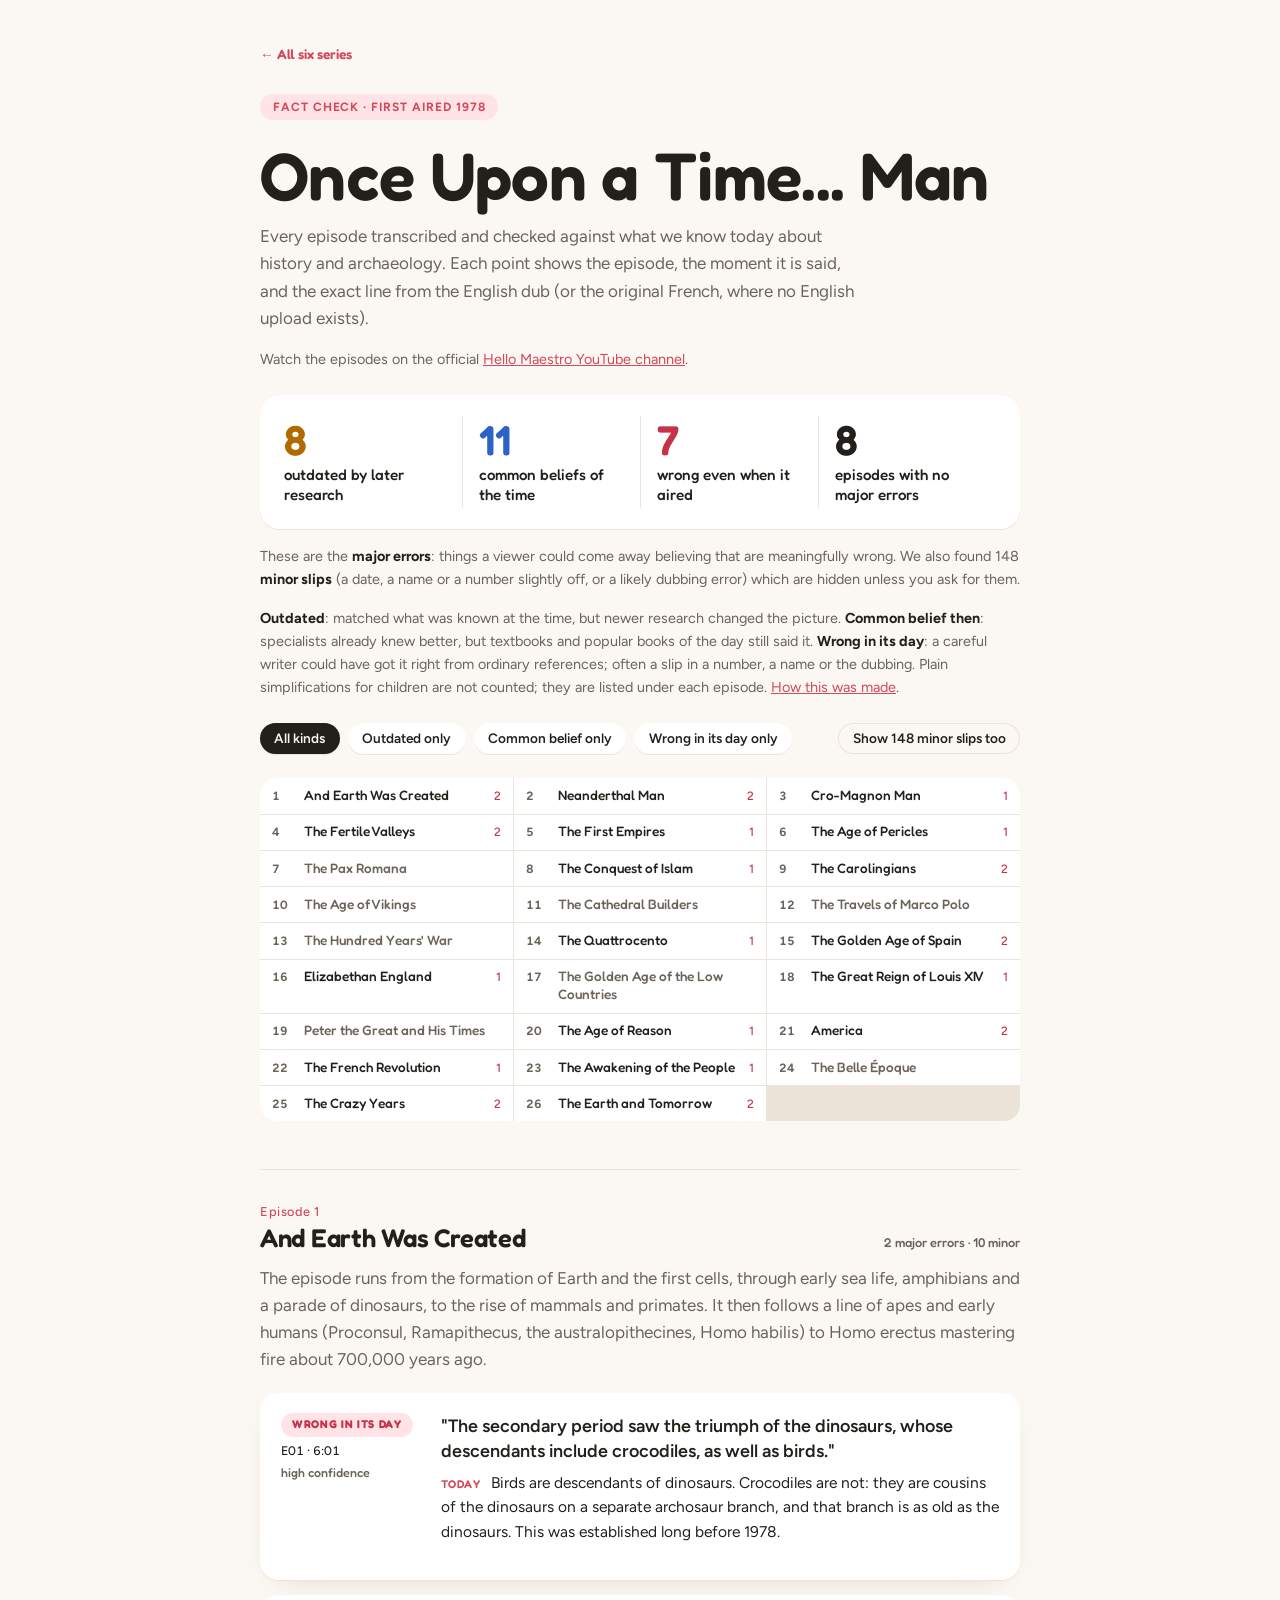
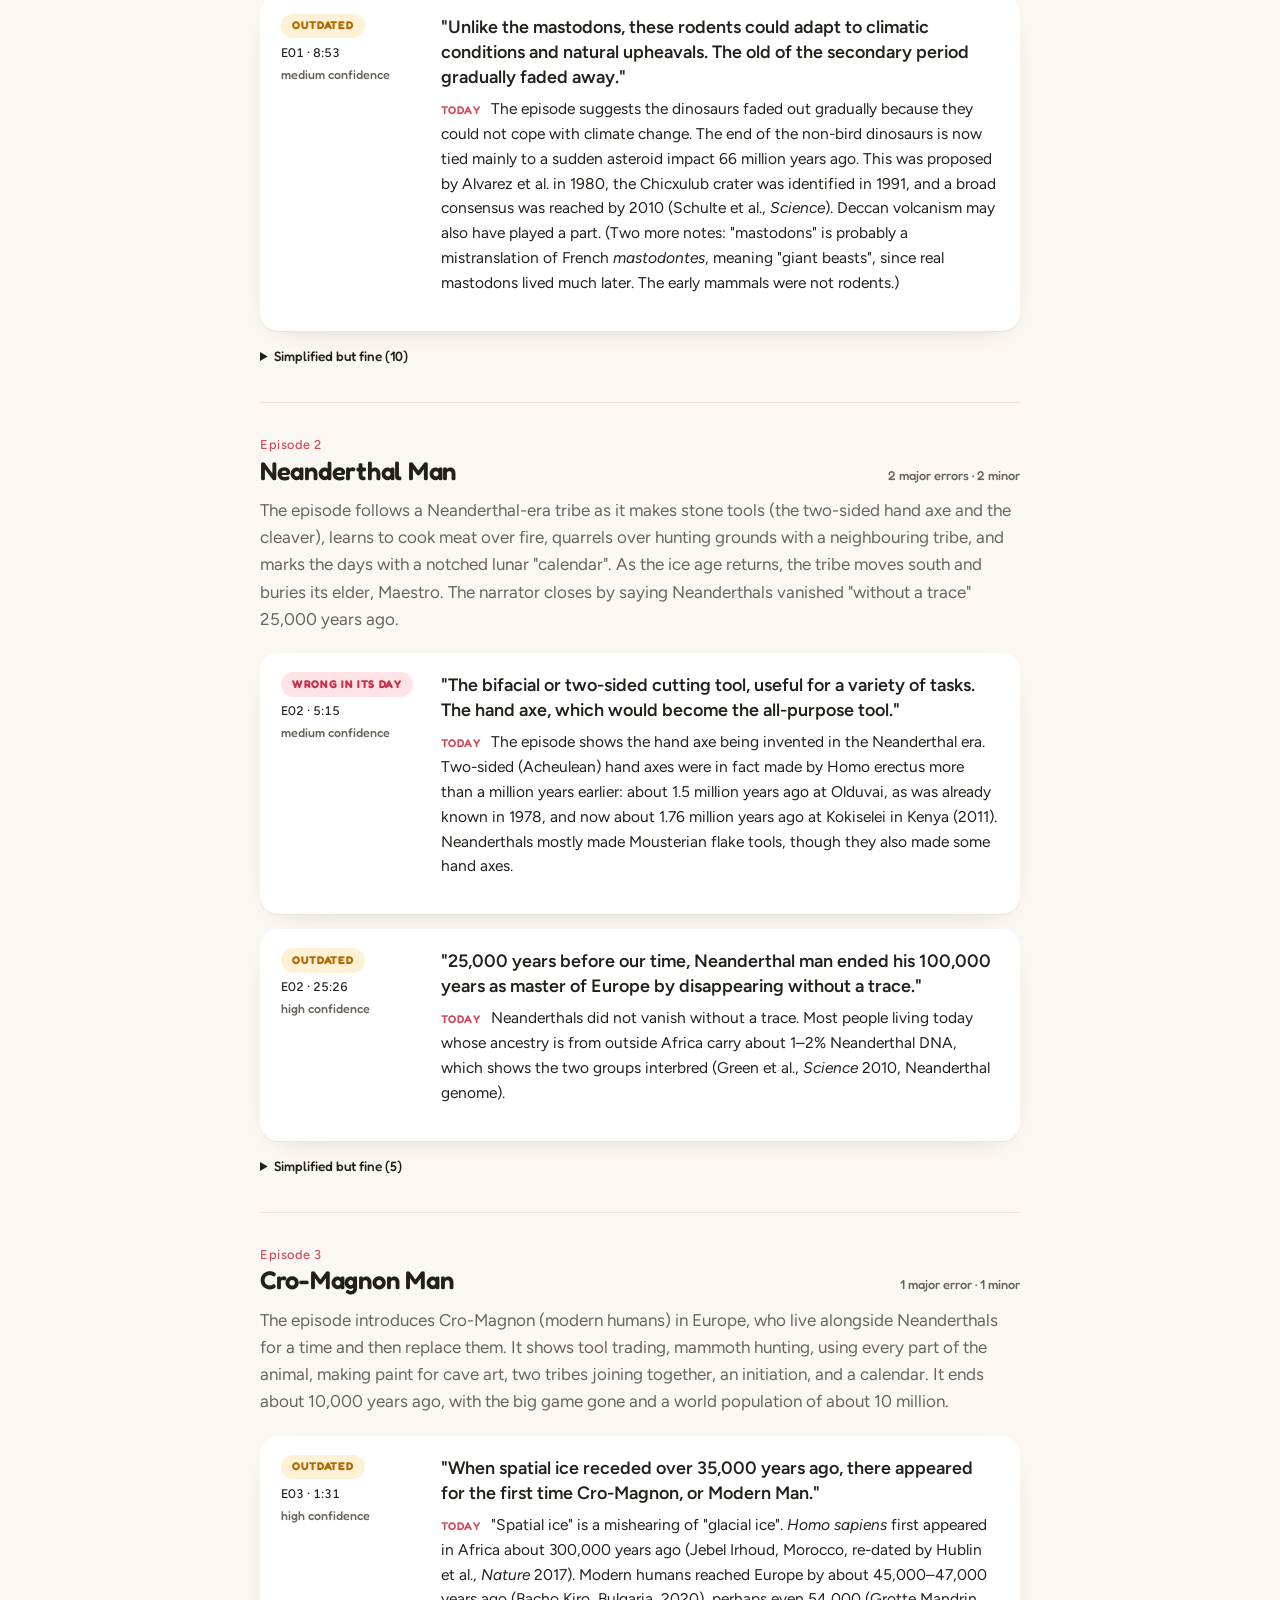
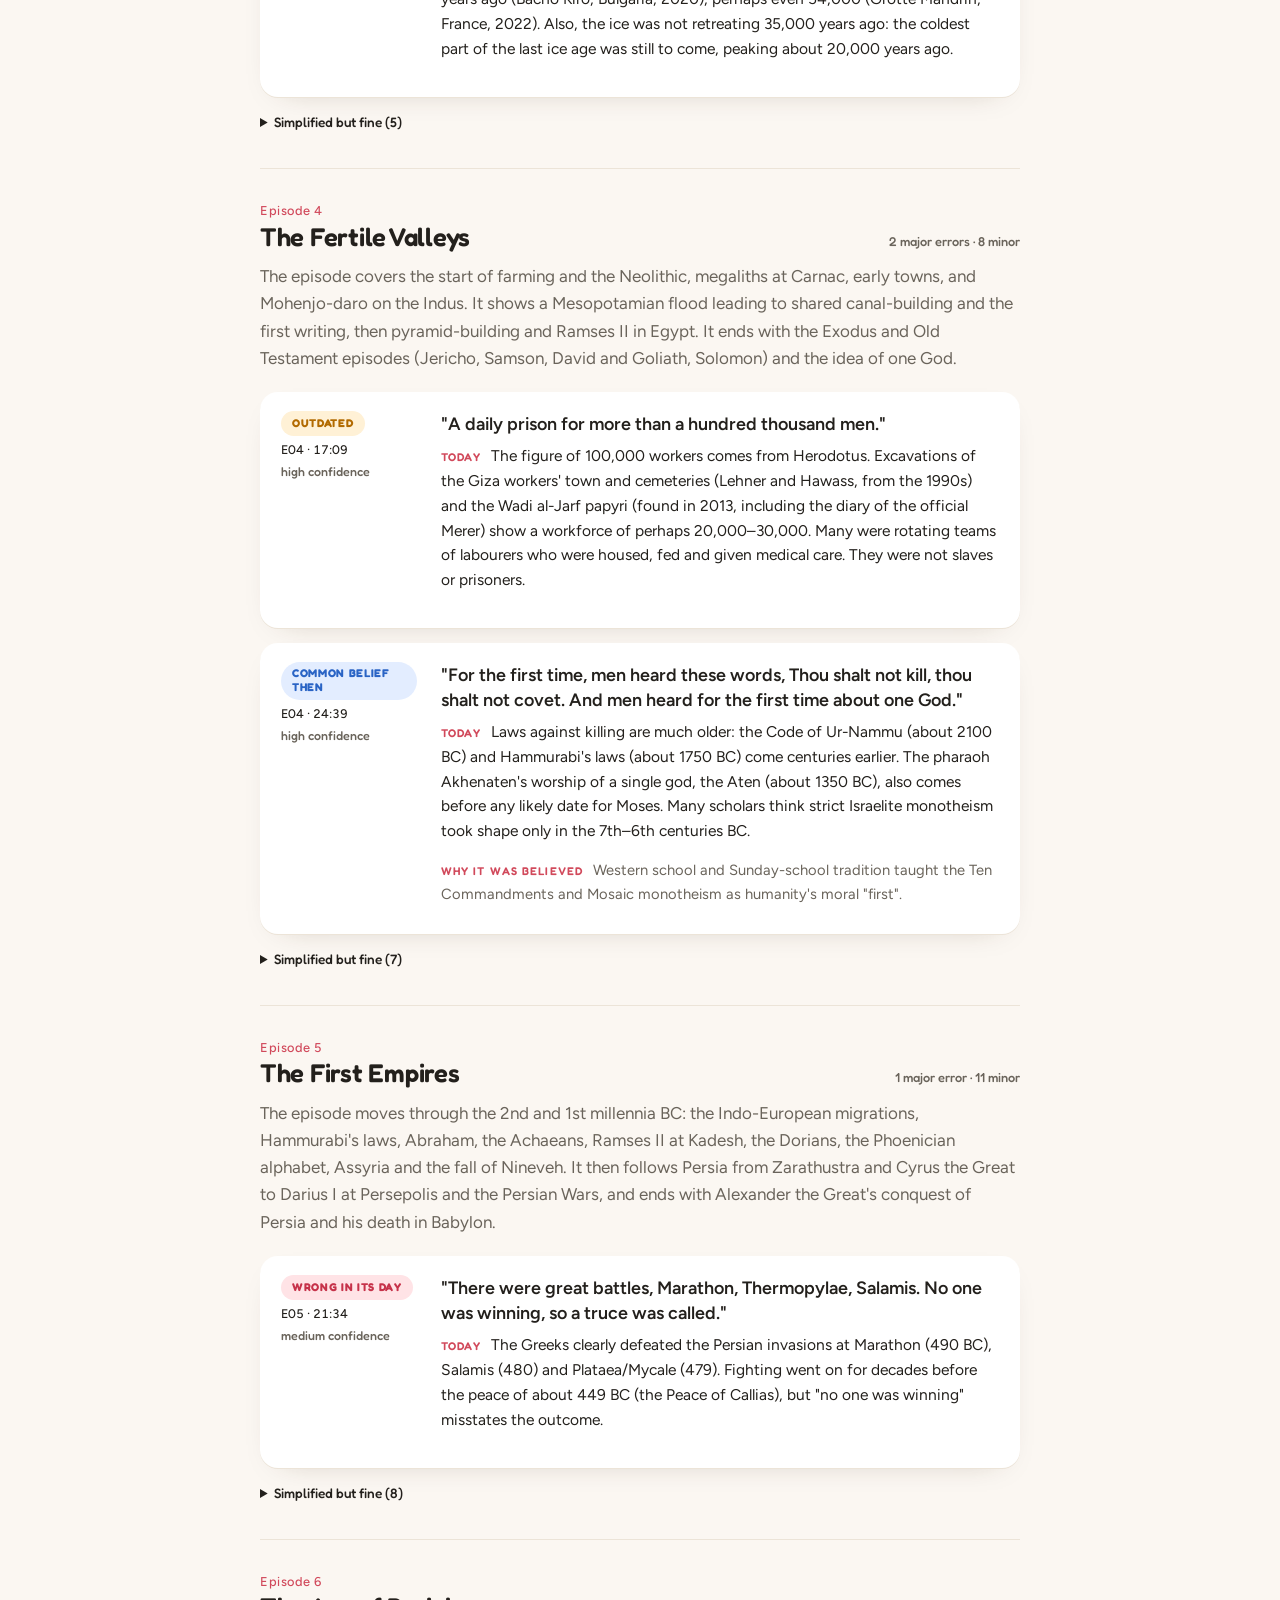
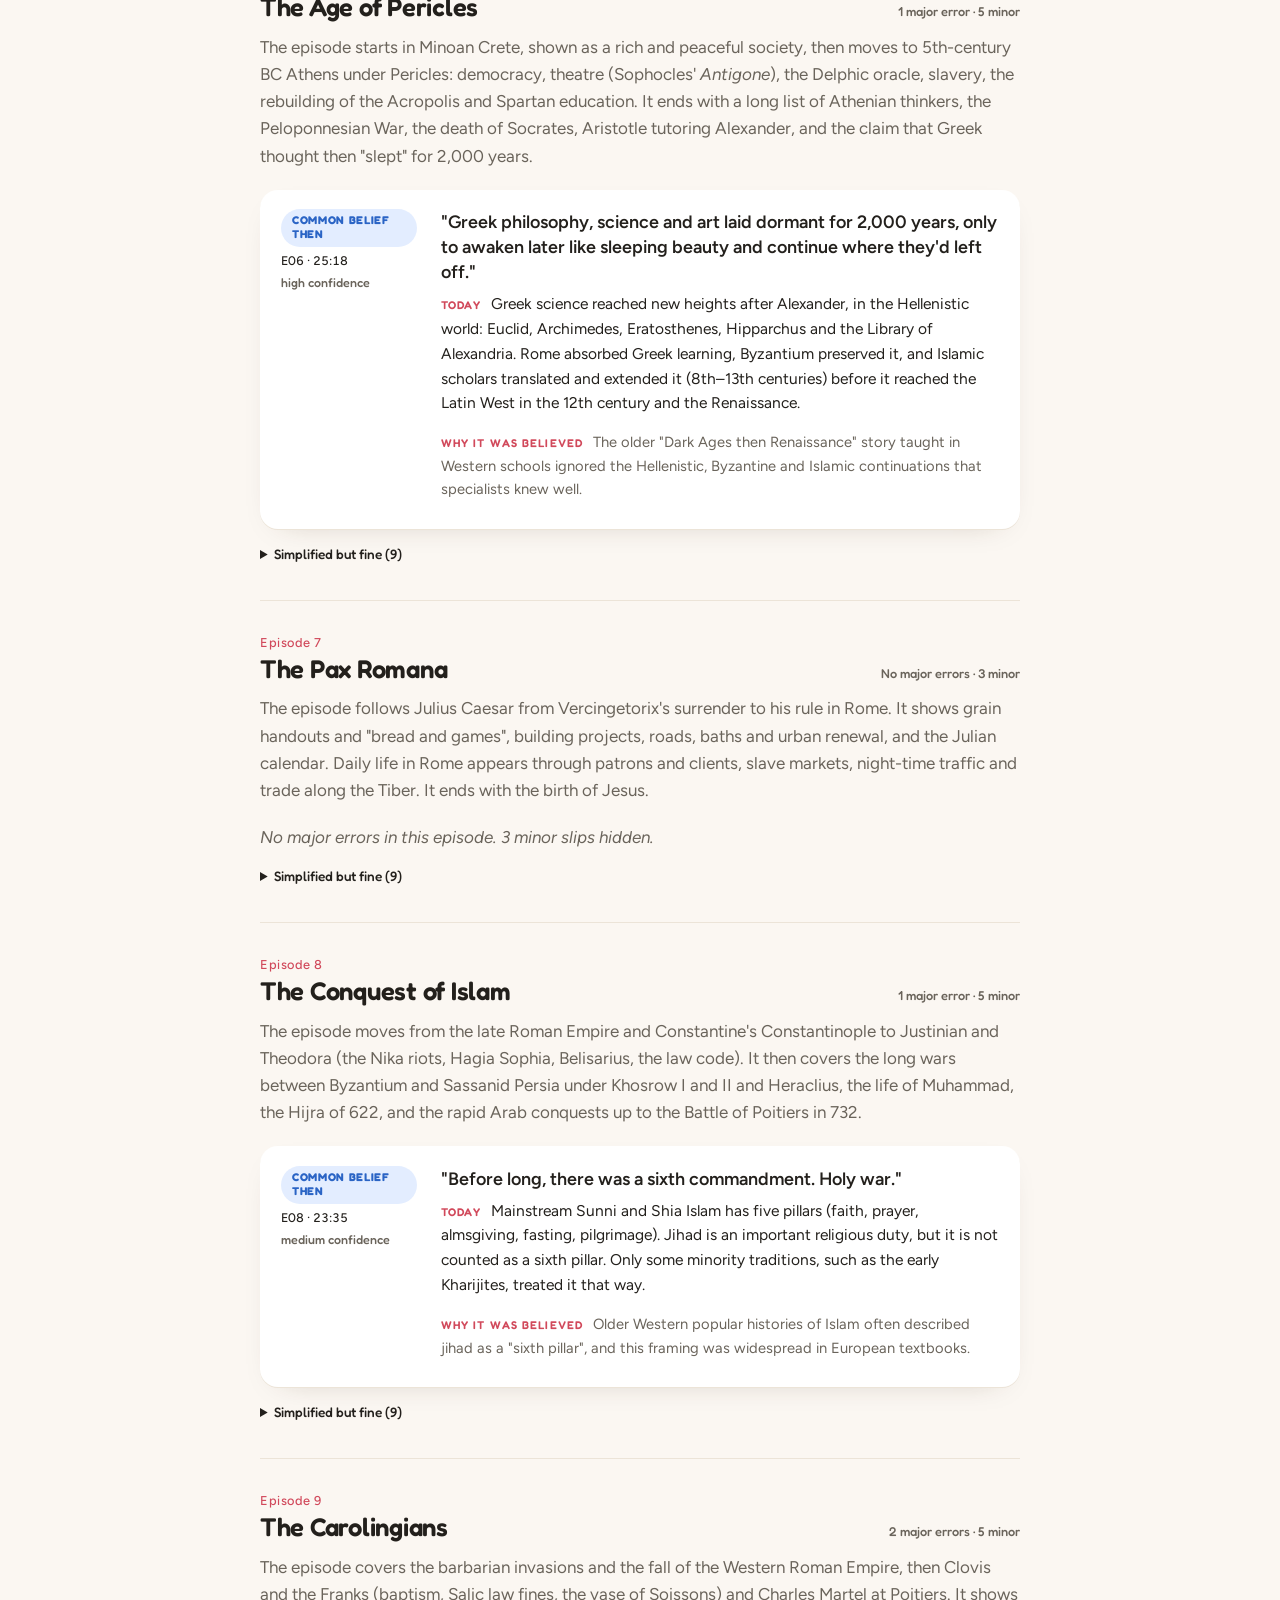
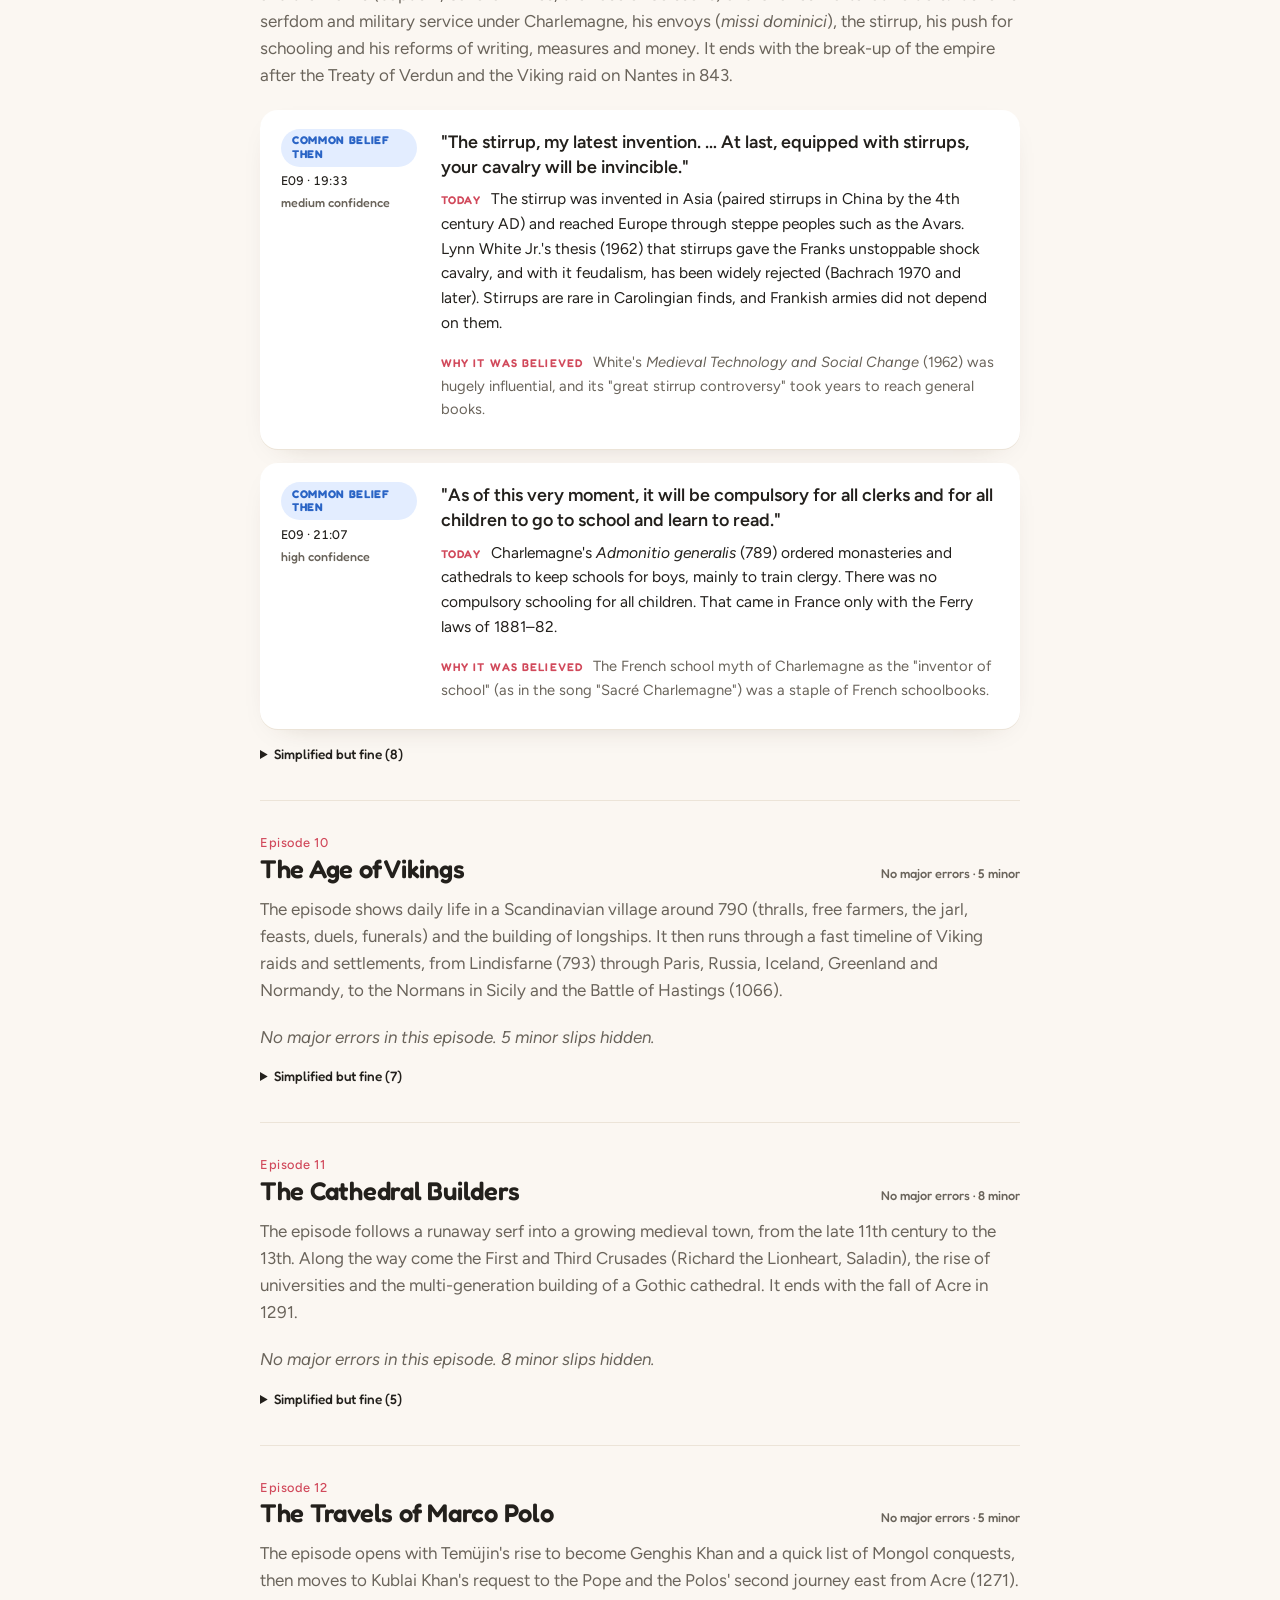
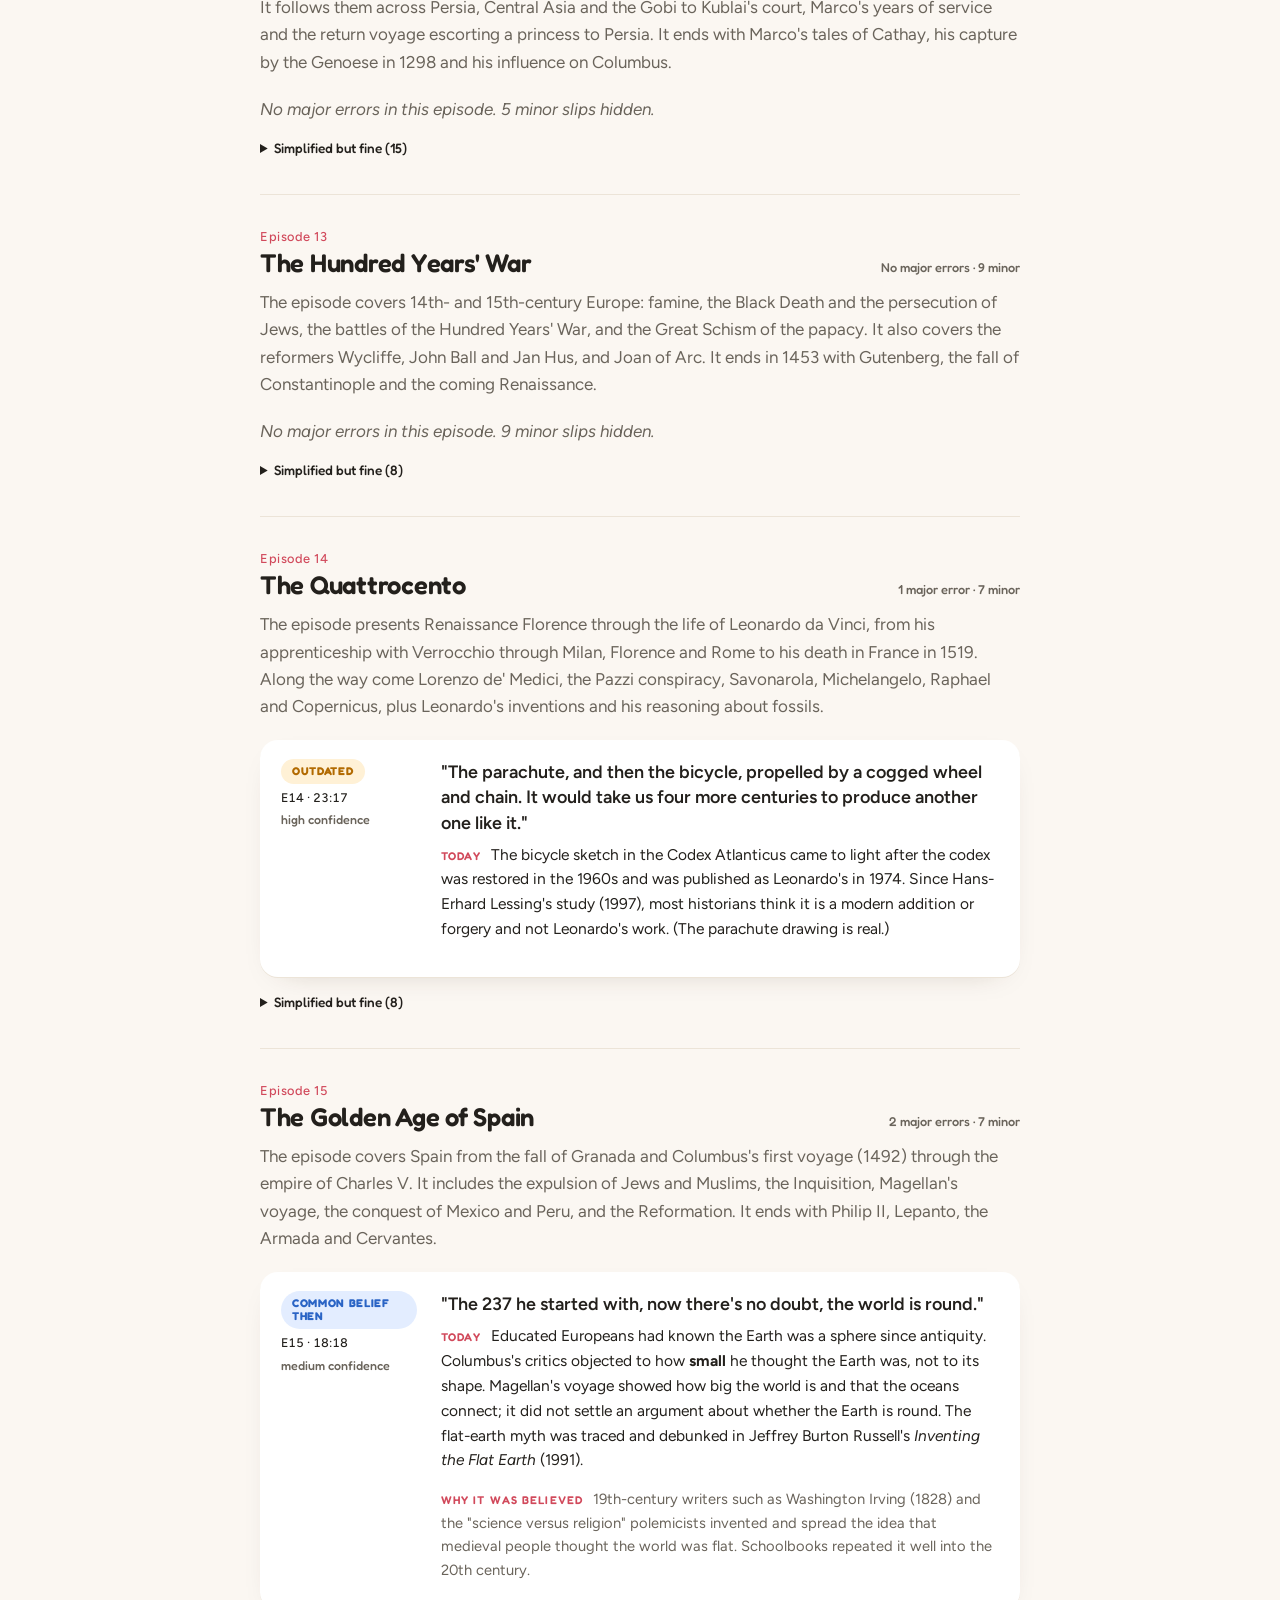
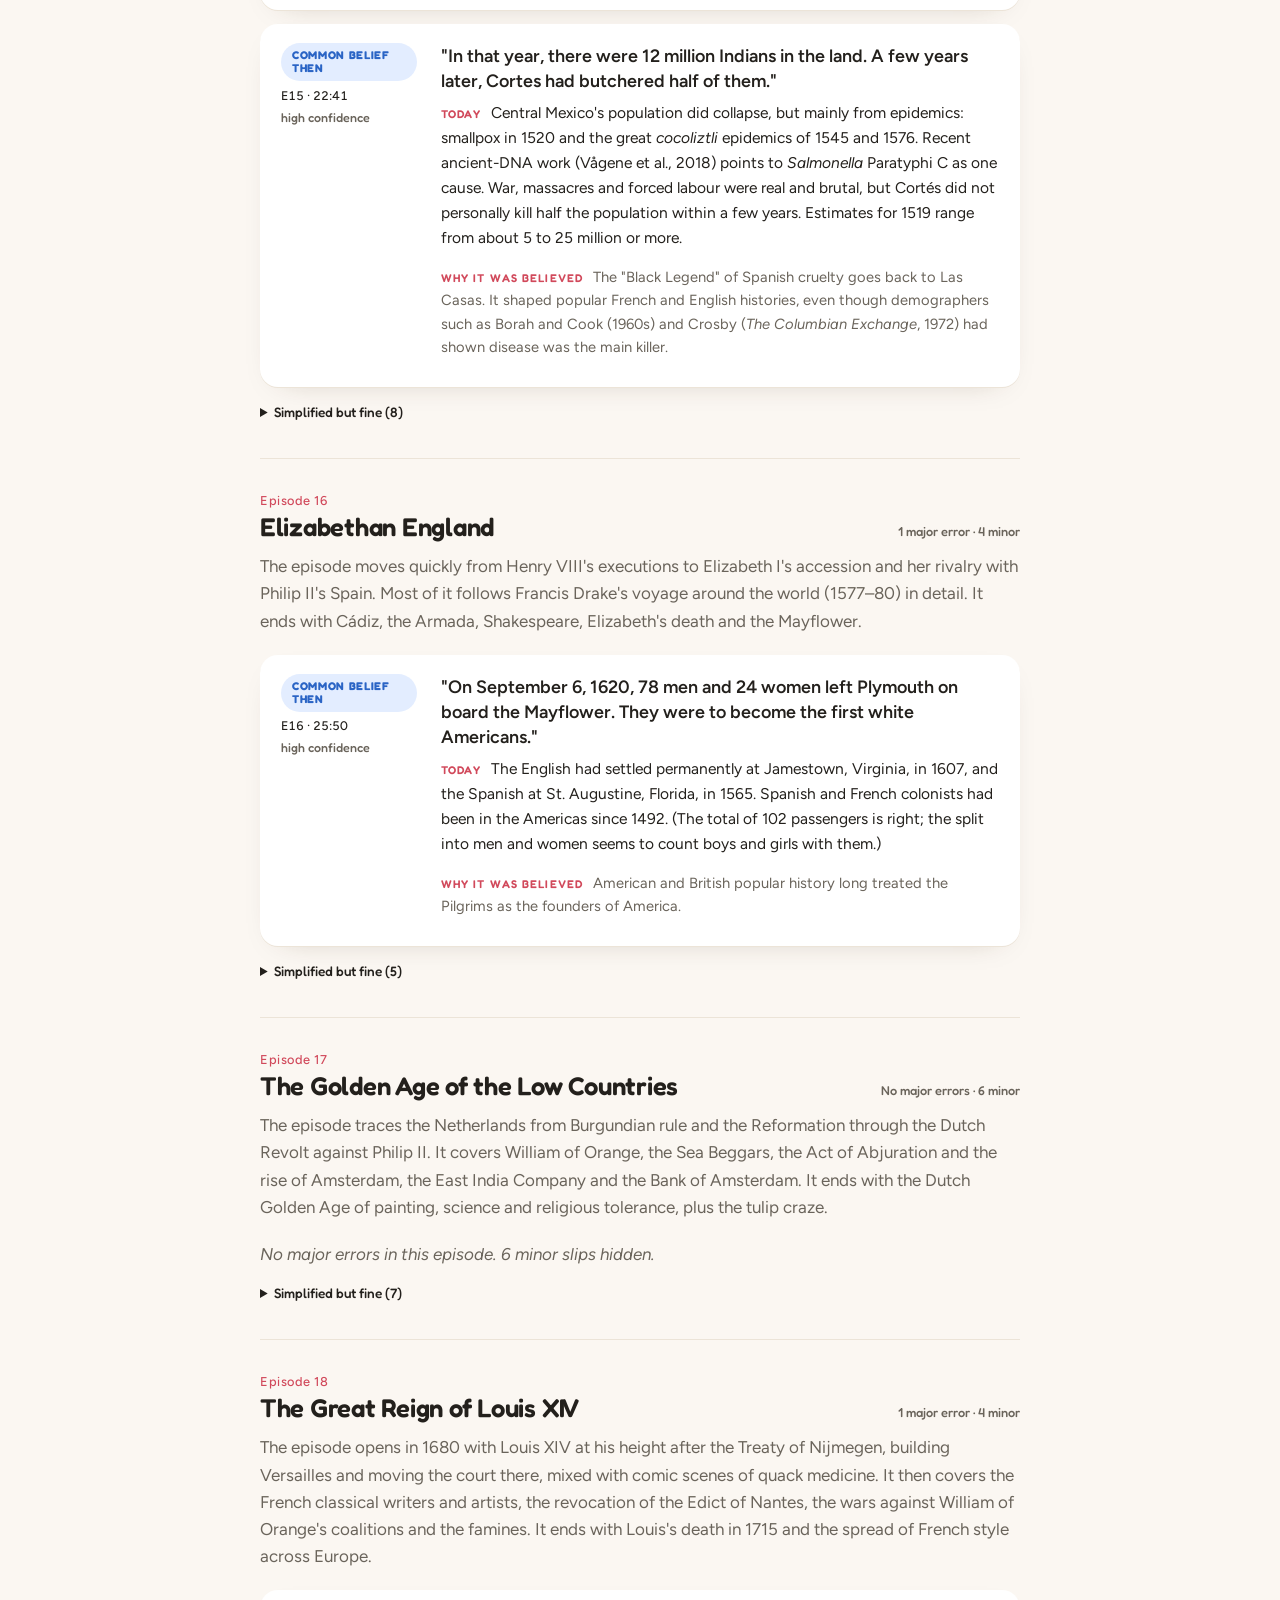
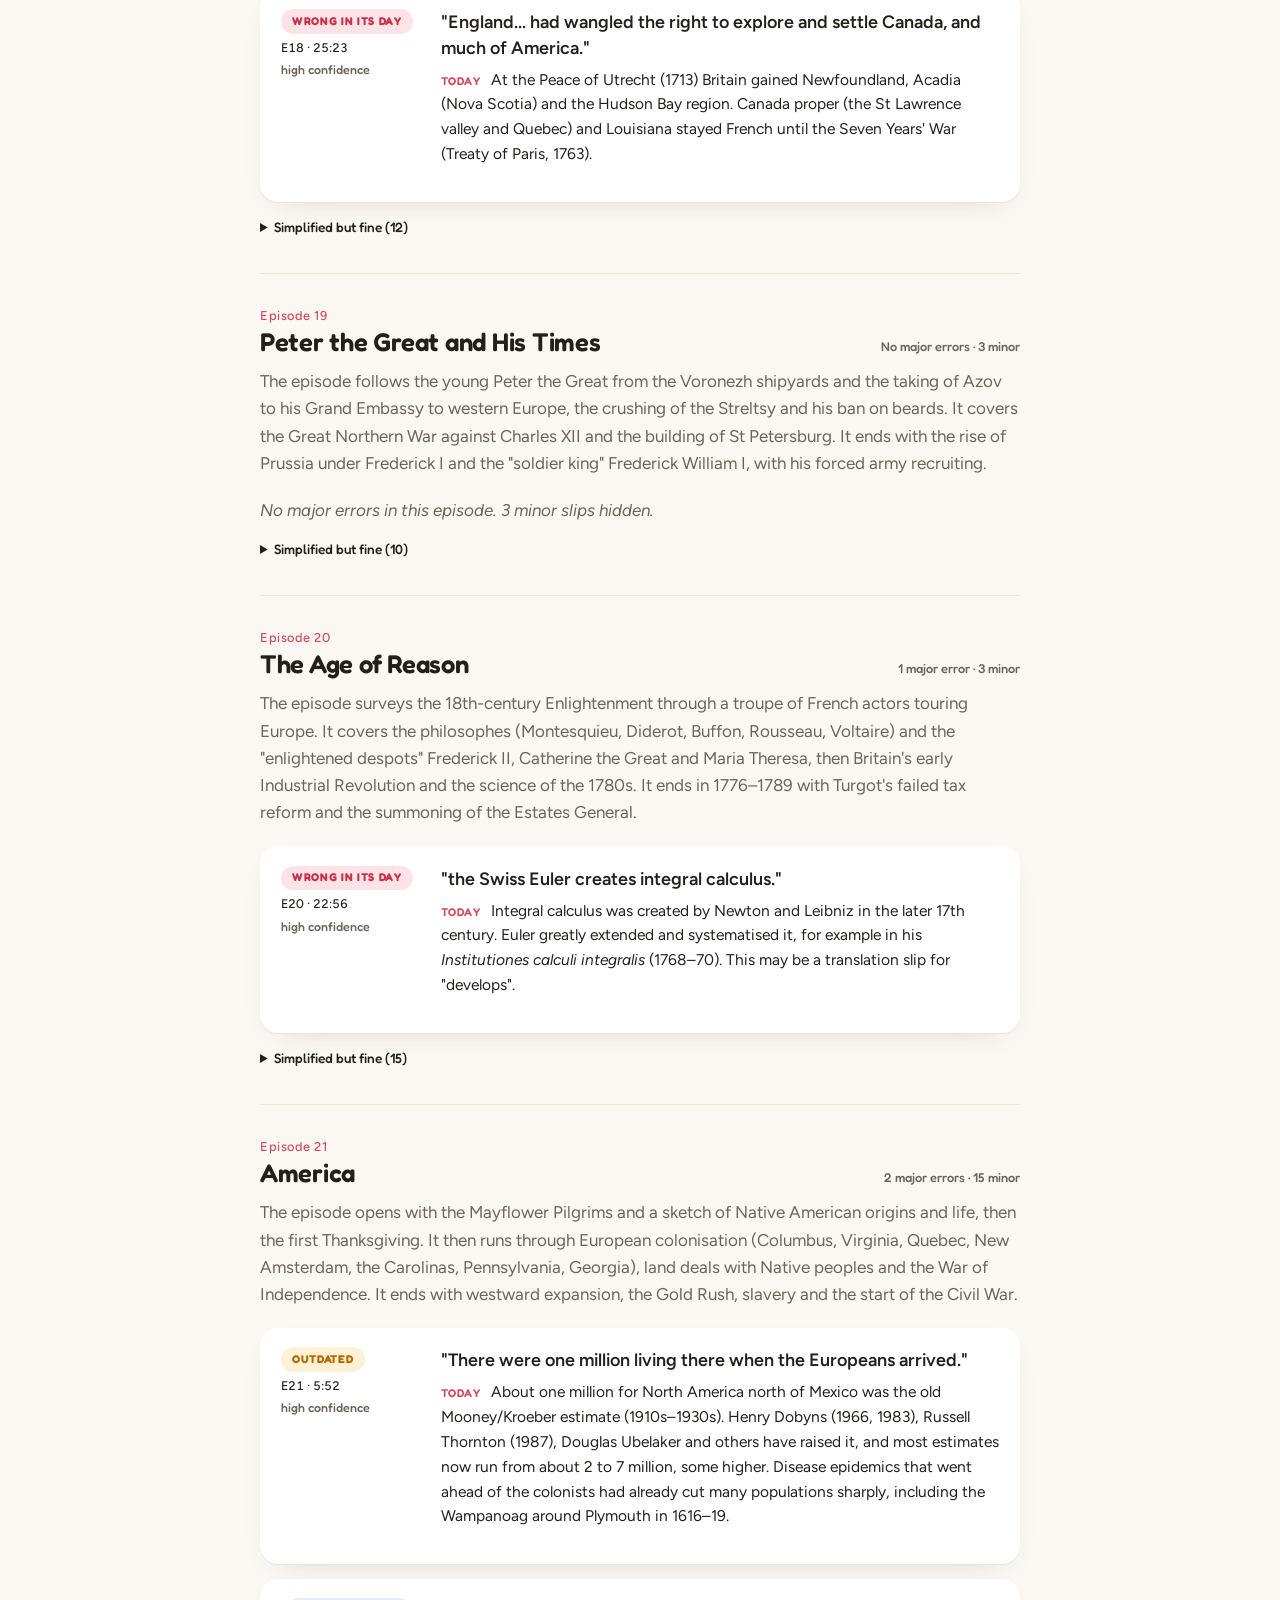
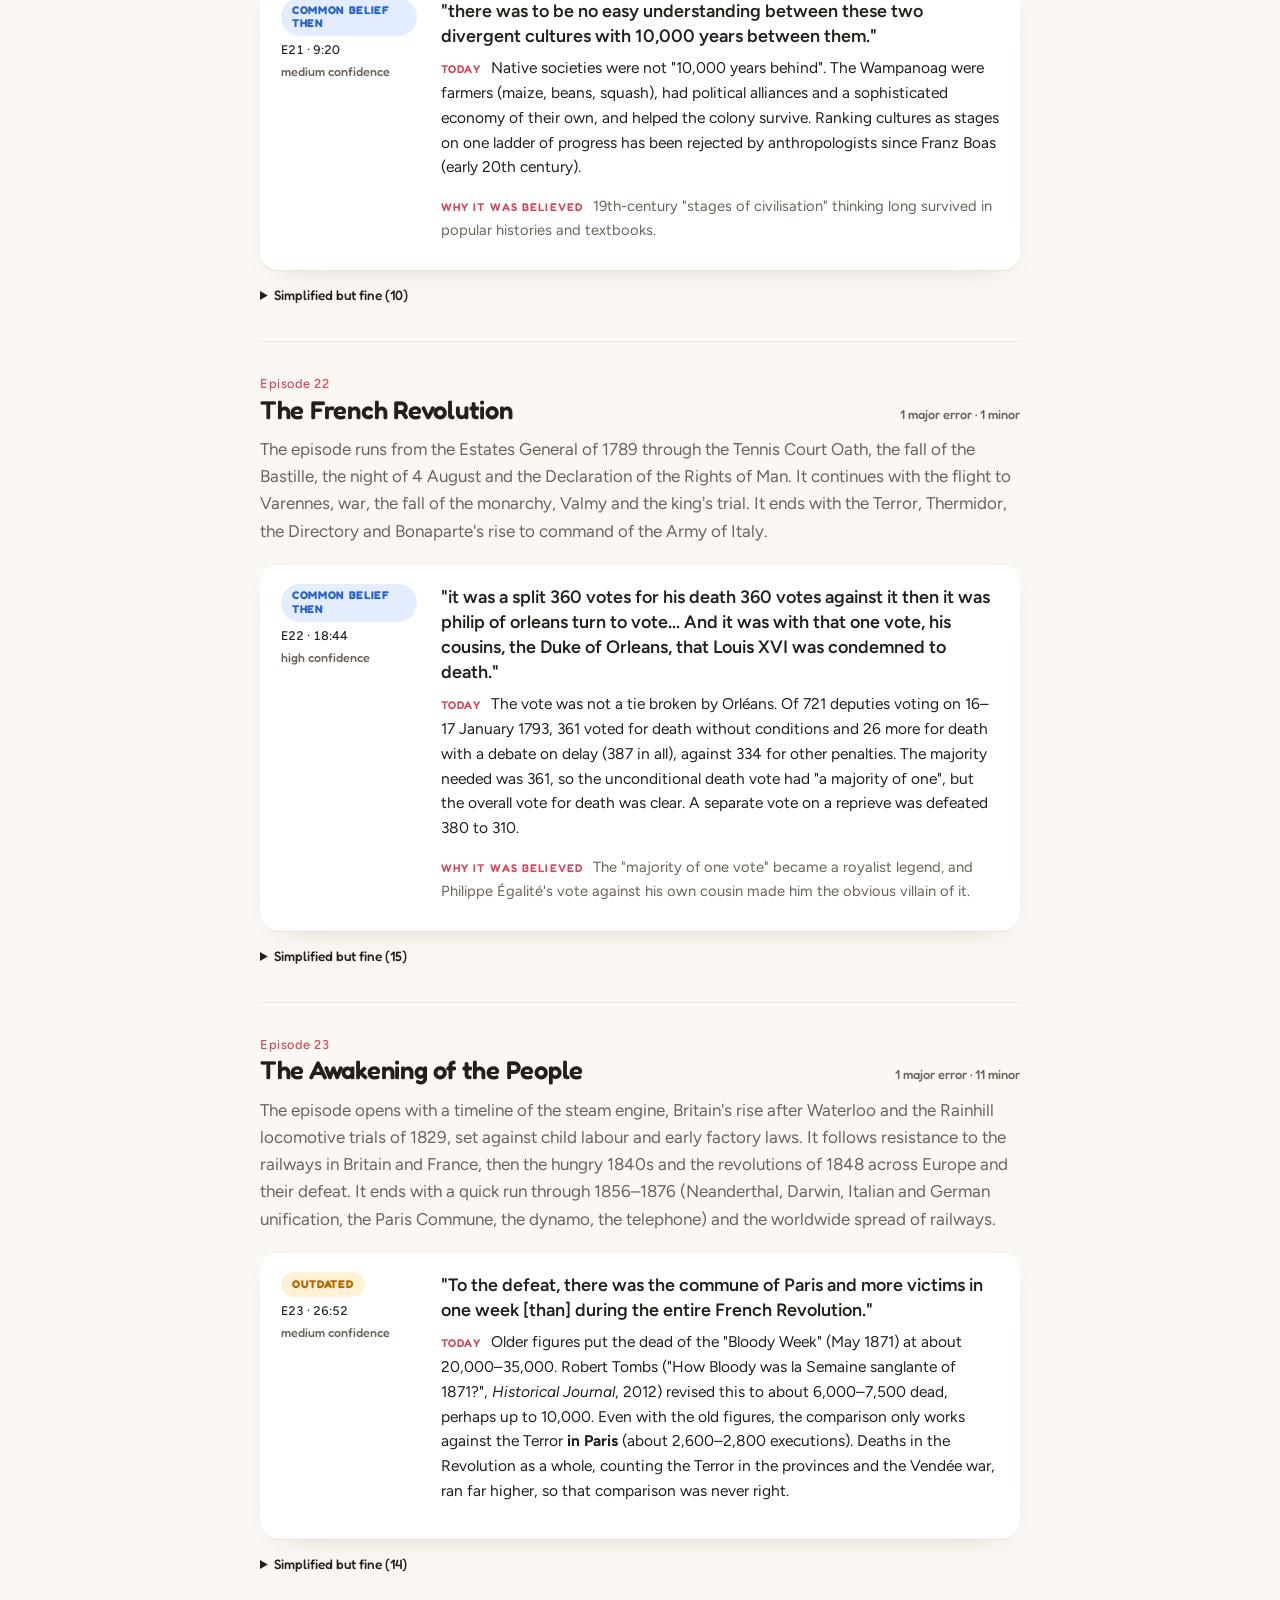
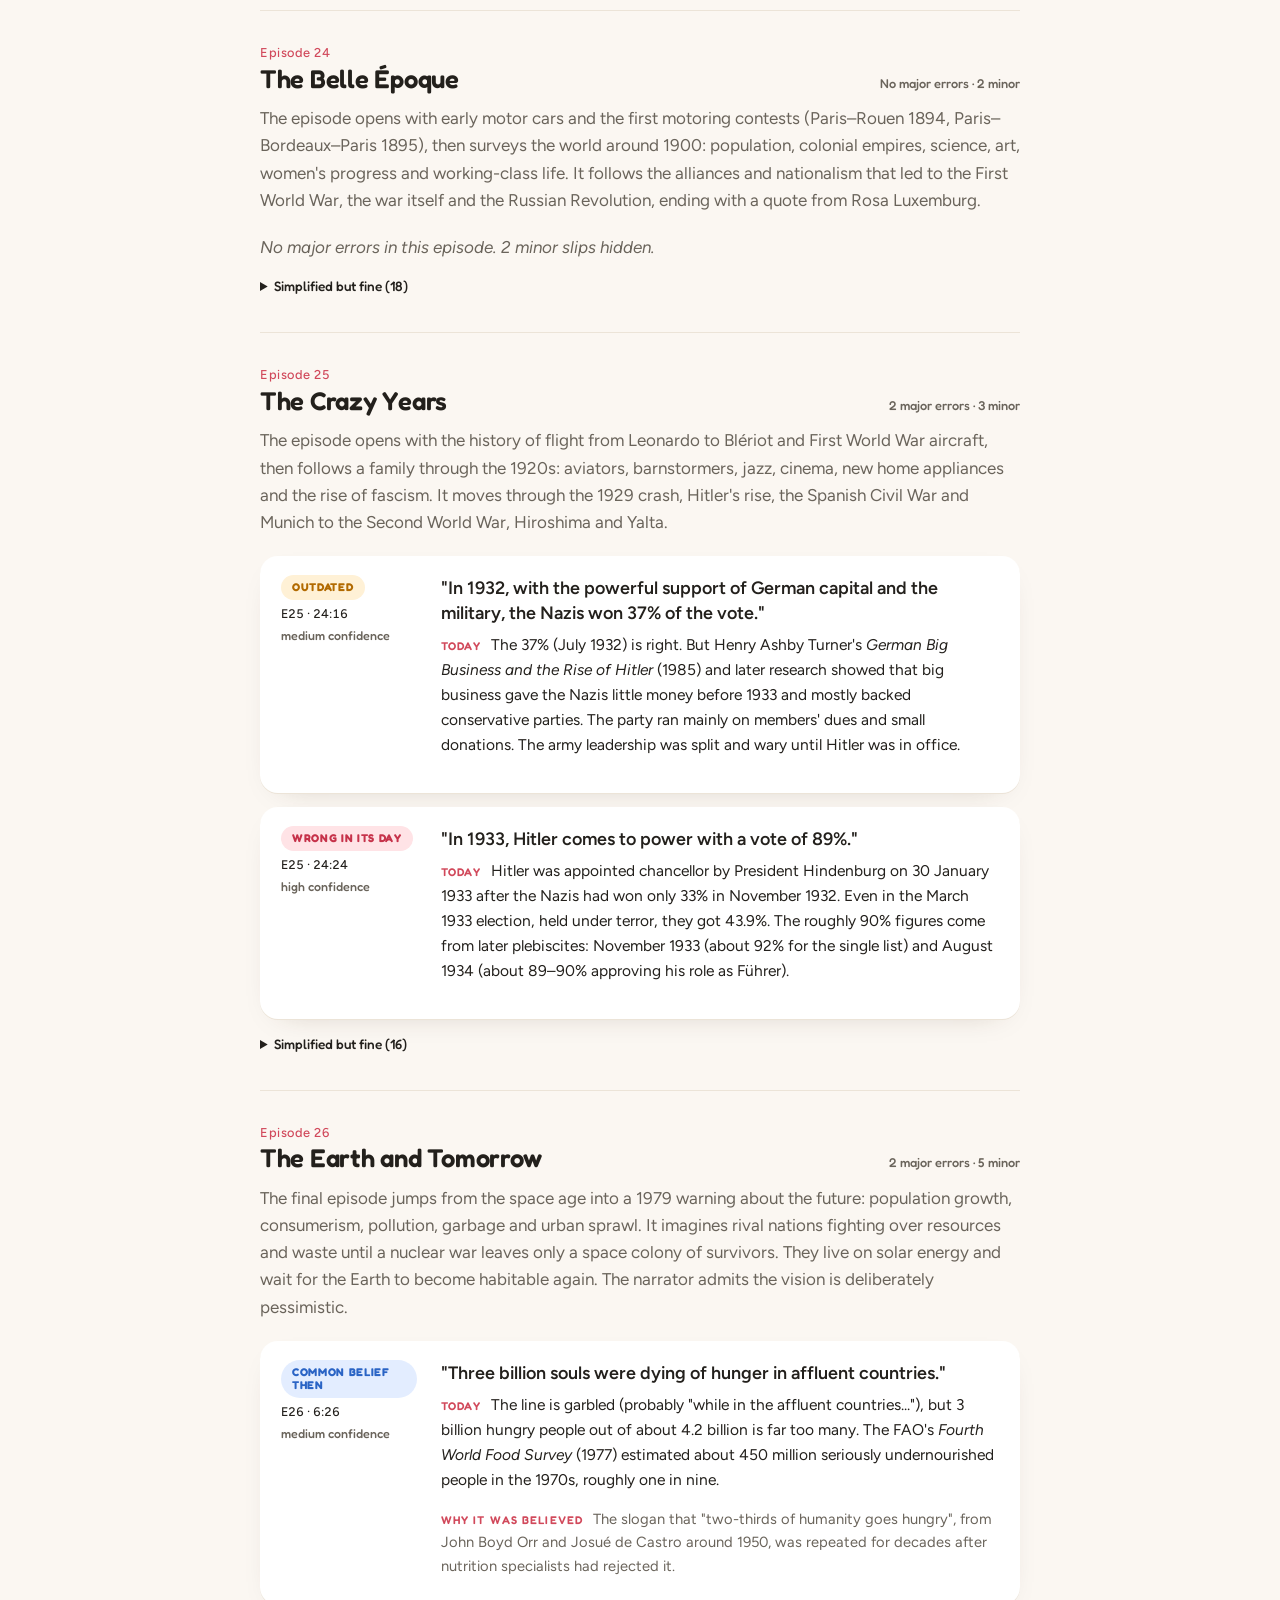
<file: docs/man.html>
<!doctype html>
<html lang="en"><meta charset="utf-8"><meta name="viewport" content="width=device-width, initial-scale=1">
<title>Once Upon a Time... Man Fact Check</title>
<meta name="description" content="Episode-by-episode fact check of Once Upon a Time... Man (1978).">
<link rel="preconnect" href="https://fonts.googleapis.com"><link rel="preconnect" href="https://fonts.gstatic.com" crossorigin>
<link rel="stylesheet" href="https://fonts.googleapis.com/css2?family=Fredoka:wght@500;600&family=Figtree:ital,wght@0,400;0,600;0,700;1,400&display=swap">
<link rel="stylesheet" href="style.css">
<body>
<div class="wrap">
  <a class="back" href="./">← All six series</a>
  <p class="kicker">Fact check · first aired 1978</p>
  <h1>Once Upon a Time... Man</h1>
  <p class="lede">Every episode transcribed and checked against what we know today about history and archaeology. Each point shows the episode, the moment it is said, and the exact line from the English dub (or the original French, where no English upload exists).</p>
  <p class="key watch">Watch the episodes on the official <a href="https://www.youtube.com/@onceuponatimechannel">Hello Maestro YouTube channel</a>.</p>
  <div class="tally"><span class="o"><b>8</b>outdated by later research</span><span class="c"><b>11</b>common beliefs of the time</span><span class="w"><b>7</b>wrong even when it aired</span><span><b>8</b>episodes with no major errors</span></div>
  <p class="key">These are the <strong>major errors</strong>: things a viewer could come away believing that are meaningfully wrong. We also found 148 <strong>minor slips</strong> (a date, a name or a number slightly off, or a likely dubbing error) which are hidden unless you ask for them.</p>
  <p class="key"><strong>Outdated</strong>: matched what was known at the time, but newer research changed the picture. <strong>Common belief then</strong>: specialists already knew better, but textbooks and popular books of the day still said it. <strong>Wrong in its day</strong>: a careful writer could have got it right from ordinary references; often a slip in a number, a name or the dubbing. Plain simplifications for children are not counted; they are listed under each episode. <a href="./#method">How this was made</a>.</p>
  
  <div class="filters" role="group" aria-label="Show">
    <button type="button" data-f="all" aria-pressed="true">All kinds</button>
    <button type="button" data-f="outdated" aria-pressed="false">Outdated only</button>
    <button type="button" data-f="common" aria-pressed="false">Common belief only</button>
    <button type="button" data-f="wrong" aria-pressed="false">Wrong in its day only</button>
    <button type="button" class="minor-toggle" aria-pressed="false">Show 148 minor slips too</button>
  </div>
  <nav class="index" aria-label="Episodes"><a href="#e01" class="has"><b>1</b>And Earth Was Created<i>2</i></a><a href="#e02" class="has"><b>2</b>Neanderthal Man<i>2</i></a><a href="#e03" class="has"><b>3</b>Cro-Magnon Man<i>1</i></a><a href="#e04" class="has"><b>4</b>The Fertile Valleys<i>2</i></a><a href="#e05" class="has"><b>5</b>The First Empires<i>1</i></a><a href="#e06" class="has"><b>6</b>The Age of Pericles<i>1</i></a><a href="#e07" class=""><b>7</b>The Pax Romana<i></i></a><a href="#e08" class="has"><b>8</b>The Conquest of Islam<i>1</i></a><a href="#e09" class="has"><b>9</b>The Carolingians<i>2</i></a><a href="#e10" class=""><b>10</b>The Age of Vikings<i></i></a><a href="#e11" class=""><b>11</b>The Cathedral Builders<i></i></a><a href="#e12" class=""><b>12</b>The Travels of Marco Polo<i></i></a><a href="#e13" class=""><b>13</b>The Hundred Years&#x27; War<i></i></a><a href="#e14" class="has"><b>14</b>The Quattrocento<i>1</i></a><a href="#e15" class="has"><b>15</b>The Golden Age of Spain<i>2</i></a><a href="#e16" class="has"><b>16</b>Elizabethan England<i>1</i></a><a href="#e17" class=""><b>17</b>The Golden Age of the Low Countries<i></i></a><a href="#e18" class="has"><b>18</b>The Great Reign of Louis XIV<i>1</i></a><a href="#e19" class=""><b>19</b>Peter the Great and His Times<i></i></a><a href="#e20" class="has"><b>20</b>The Age of Reason<i>1</i></a><a href="#e21" class="has"><b>21</b>America<i>2</i></a><a href="#e22" class="has"><b>22</b>The French Revolution<i>1</i></a><a href="#e23" class="has"><b>23</b>The Awakening of the People<i>1</i></a><a href="#e24" class=""><b>24</b>The Belle Époque<i></i></a><a href="#e25" class="has"><b>25</b>The Crazy Years<i>2</i></a><a href="#e26" class="has"><b>26</b>The Earth and Tomorrow<i>2</i></a></nav>
  <section class="ep" id="e01">
  <header class="ep-head"><span class="ep-no">Episode 1</span><h2>And Earth Was Created</h2>
  <span class="ep-count ">2 major errors · 10 minor</span></header>
  <p class="summary">The episode runs from the formation of Earth and the first cells, through early sea life, amphibians and a parade of dinosaurs, to the rise of mammals and primates. It then follows a line of apes and early humans (Proconsul, Ramapithecus, the australopithecines, Homo habilis) to Homo erectus mastering fire about 700,000 years ago.</p>
  
  <ol class="claims"><li class="claim outdated minor">
  <div class="claim-meta"><span class="tag">Outdated</span><span class="sev">Minor slip</span><span class="where">E01 · <span class="ts" title="Time in the episode">4:00</span></span><span class="conf">medium confidence</span></div>
  <blockquote>&quot;With the Cambrian period came various new forms of life, medusas, phallobites, ostracoderm, the very first fish.&quot;</blockquote>
  <p class="today"><span class="lbl">Today</span>&quot;Phallobites&quot; is a speech-recognition error for &quot;trilobites&quot;. In 1978 armoured jawless ostracoderms from the Ordovician were the oldest well-known fish. Since 1999, fossils from Chengjiang in China (<em>Myllokunmingia</em>, <em>Haikouichthys</em>; Shu et al., <em>Nature</em> 1999) have pushed the first fish-like vertebrates back to the early Cambrian, about 518 million years ago. Those animals were soft-bodied and were not ostracoderms.</p>
  
</li><li class="claim wrong major">
  <div class="claim-meta"><span class="tag">Wrong in its day</span><span class="where">E01 · <span class="ts" title="Time in the episode">6:01</span></span><span class="conf">high confidence</span></div>
  <blockquote>&quot;The secondary period saw the triumph of the dinosaurs, whose descendants include crocodiles, as well as birds.&quot;</blockquote>
  <p class="today"><span class="lbl">Today</span>Birds are descendants of dinosaurs. Crocodiles are not: they are cousins of the dinosaurs on a separate archosaur branch, and that branch is as old as the dinosaurs. This was established long before 1978.</p>
  
</li><li class="claim outdated minor">
  <div class="claim-meta"><span class="tag">Outdated</span><span class="sev">Minor slip</span><span class="where">E01 · <span class="ts" title="Time in the episode">7:04</span></span><span class="conf">high confidence</span></div>
  <blockquote>&quot;And here&#x27;s the all-round champ, the largest beast ever to have walked the Earth. Brachiosaurus, 24 meters long, 12 high.&quot;</blockquote>
  <p class="today"><span class="lbl">Today</span>Several titanosaurs found later were bigger than <em>Brachiosaurus</em>: <em>Argentinosaurus</em> (1993), <em>Dreadnoughtus</em> (2014), <em>Patagotitan</em> (2017). The famous mounted Berlin skeleton was moved to its own genus, <em>Giraffatitan</em> (Taylor 2009). Newer mass estimates for brachiosaurs also tend to be below 50 tonnes, often around 30–45 t.</p>
  
</li><li class="claim common minor">
  <div class="claim-meta"><span class="tag">Common belief then</span><span class="sev">Minor slip</span><span class="where">E01 · <span class="ts" title="Time in the episode">7:34</span></span><span class="conf">medium confidence</span></div>
  <blockquote>&quot;The fabled dragon, Pteranodon, the largest flying reptile with a wingspan of 8 meters.&quot;</blockquote>
  <p class="today"><span class="lbl">Today</span>The largest known flying reptiles are azhdarchids such as <em>Quetzalcoatlus</em>, with wingspans of about 10–11 m. <em>Pteranodon</em>&#x27;s wingspan is now put at about 6–7 m at most.</p>
  <p class="why"><span class="lbl">Why it was believed</span>For decades <em>Pteranodon</em> was the textbook &quot;biggest flier&quot;. <em>Quetzalcoatlus</em> was announced to specialists only in 1975 (Lawson, <em>Science</em>) and took years to reach popular books.</p>
</li><li class="claim outdated minor">
  <div class="claim-meta"><span class="tag">Outdated</span><span class="sev">Minor slip</span><span class="where">E01 · <span class="ts" title="Time in the episode">7:48</span></span><span class="conf">high confidence</span></div>
  <blockquote>&quot;The duck model, Anatosaurus.&quot;</blockquote>
  <p class="today"><span class="lbl">Today</span><em>Anatosaurus</em> is no longer a valid name. Its species were moved to <em>Edmontosaurus</em> (<em>E. annectens</em>) and other genera in later revisions (Brett-Surman 1979–1990). The duck-billed hadrosaur shown is real; only the name is out of date.</p>
  
</li><li class="claim outdated minor">
  <div class="claim-meta"><span class="tag">Outdated</span><span class="sev">Minor slip</span><span class="where">E01 · <span class="ts" title="Time in the episode">8:15</span></span><span class="conf">high confidence</span></div>
  <blockquote>&quot;The King Tyrannosaurus, 15 by 6 meters, 8 tons&quot;</blockquote>
  <p class="today"><span class="lbl">Today</span>&quot;15 by 6 meters&quot; reflects the old upright, tail-dragging &quot;kangaroo&quot; pose. <em>T. rex</em> is now reconstructed with a horizontal back and tail, about 12–13 m long (the largest specimen, &quot;Sue&quot;, found in 1990, is about 12.3 m) and about 4 m tall at the hips. The 8-tonne weight is still about right.</p>
  
</li><li class="claim outdated major">
  <div class="claim-meta"><span class="tag">Outdated</span><span class="where">E01 · <span class="ts" title="Time in the episode">8:53</span></span><span class="conf">medium confidence</span></div>
  <blockquote>&quot;Unlike the mastodons, these rodents could adapt to climatic conditions and natural upheavals. The old of the secondary period gradually faded away.&quot;</blockquote>
  <p class="today"><span class="lbl">Today</span>The episode suggests the dinosaurs faded out gradually because they could not cope with climate change. The end of the non-bird dinosaurs is now tied mainly to a sudden asteroid impact 66 million years ago. This was proposed by Alvarez et al. in 1980, the Chicxulub crater was identified in 1991, and a broad consensus was reached by 2010 (Schulte et al., <em>Science</em>). Deccan volcanism may also have played a part. (Two more notes: &quot;mastodons&quot; is probably a mistranslation of French <em>mastodontes</em>, meaning &quot;giant beasts&quot;, since real mastodons lived much later. The early mammals were not rodents.)</p>
  
</li><li class="claim outdated minor">
  <div class="claim-meta"><span class="tag">Outdated</span><span class="sev">Minor slip</span><span class="where">E01 · <span class="ts" title="Time in the episode">11:29</span></span><span class="conf">medium confidence</span></div>
  <blockquote>&quot;When food became scarce, they had to leave the forest for the first time and set out into the open country. Easier from an upright position. As he straightened up, Proconsul&#x27;s pelvis became stronger&quot;</blockquote>
  <p class="today"><span class="lbl">Today</span>This is the &quot;savanna hypothesis&quot;, in which apes became upright by moving from forest into open grassland, with <em>Proconsul</em> on the direct line. <em>Proconsul</em> is now seen as an early four-legged tree-dwelling ape, not a forerunner of upright walking. Later fossils of the earliest hominins (<em>Orrorin</em> 2001, <em>Sahelanthropus</em> 2002, <em>Ardipithecus</em> fully published 2009) show that upright walking began in wooded settings, not open savanna.</p>
  
</li><li class="claim wrong minor">
  <div class="claim-meta"><span class="tag">Wrong in its day</span><span class="sev">Minor slip</span><span class="where">E01 · <span class="ts" title="Time in the episode">13:13</span></span><span class="conf">medium confidence</span></div>
  <blockquote>&quot;Thousands of years went by, and the great anthropomorphic apes evolved.&quot;</blockquote>
  <p class="today"><span class="lbl">Today</span>The step from <em>Proconsul</em> (about 20 million years ago) to the australopithecines (about 4–2 million years ago) took millions of years, not thousands. The error may come from the translation.</p>
  
</li><li class="claim outdated minor">
  <div class="claim-meta"><span class="tag">Outdated</span><span class="sev">Minor slip</span><span class="where">E01 · <span class="ts" title="Time in the episode">13:18</span></span><span class="conf">high confidence</span></div>
  <blockquote>&quot;Ramapithecus, 1 meter 30.&quot;</blockquote>
  <p class="today"><span class="lbl">Today</span>In 1978 <em>Ramapithecus</em> was widely presented as the earliest human ancestor. A more complete face of the related <em>Sivapithecus</em>, found in 1980 and published by Pilbeam in 1982, together with molecular dating, showed that it was an ancestor or relative of orangutans. It has since been merged into <em>Sivapithecus</em>.</p>
  
</li><li class="claim common minor">
  <div class="claim-meta"><span class="tag">Common belief then</span><span class="sev">Minor slip</span><span class="where">E01 · <span class="ts" title="Time in the episode">16:53</span></span><span class="conf">medium confidence</span></div>
  <blockquote>&quot;Obustus was hunted to extinction. Homo habilis now reigned alone.&quot;</blockquote>
  <p class="today"><span class="lbl">Today</span>&quot;Obustus&quot; is a mishearing of &quot;Robustus&quot;. No evidence shows that <em>Homo</em> hunted <em>Paranthropus robustus</em> to extinction. <em>Paranthropus</em> lived alongside <em>Homo</em> (including <em>H. erectus</em>) until about 1.2 million years ago, so <em>H. habilis</em> never &quot;reigned alone&quot;.</p>
  <p class="why"><span class="lbl">Why it was believed</span>The &quot;killer ape&quot; picture of early humans was everywhere in popular books (Raymond Dart; Robert Ardrey&#x27;s <em>African Genesis</em>, 1961), even though specialists treated it only as speculation.</p>
</li><li class="claim outdated minor">
  <div class="claim-meta"><span class="tag">Outdated</span><span class="sev">Minor slip</span><span class="where">E01 · <span class="ts" title="Time in the episode">17:34</span></span><span class="conf">medium confidence</span></div>
  <blockquote>&quot;700,000 years before our time, Pithecanthropus, or Ape Man, more correctly called Homo erectus&quot;</blockquote>
  <p class="today"><span class="lbl">Today</span>Homo erectus appeared much earlier, about 1.9–2 million years ago in Africa (for example the Drimolen skull DNH 134, published in 2020). It had reached Georgia (Dmanisi, excavated from 1991) and Java well over a million years ago. The date of 700,000 years suits only late Asian populations such as Peking Man.</p>
  
</li></ol>
  <details class="fine"><summary>Simplified but fine (10)</summary><ul><li>Earth&#x27;s age as &quot;nearly 5 billion years&quot; (it is 4.54 billion) and &quot;more than a billion years&quot; before the first cell: fine as round numbers. Note on scale: the dub&#x27;s &quot;billion&quot; is the short-scale billion (10^9), since it equates 4 billion years with &quot;40 million centuries&quot;. So these figures are not long-scale (10^12) errors.</li><li>Wegener&#x27;s continental drift: one landmass (Pangaea) that later broke apart. Basically right.</li><li>Stegosaurus at 8 m and about 6 t with a tiny brain; dinosaurs ruling for more than 100 million years: fine.</li><li>&quot;Brontosaurus&quot;: the name was out of favour in 1978 but has been accepted again as a valid genus since 2015 (Tschopp et al.).</li><li>Diplodocus called &quot;the tallest&quot; is probably a translation slip for &quot;the longest&quot;. At 30 m its length is a generous estimate.</li><li>Elasmosaurus and the Loch Ness monster are offered only as a question, not as a claim.</li><li>The chain from Aegyptopithecus and Pliopithecus to Proconsul and the australopithecines is shown as a neat single line. It is really a branching bush, but this is acceptable for children.</li><li>Olduvai Gorge in Tanzania (misheard as &quot;Old Duvet&quot;), an australopithecine brain size of about 450 cm³, and a robustus diet based mostly on plants: fine.</li><li>Ice-age sea levels about 100 m lower than today (about 120 m at the peak), with land bridges: fine.</li><li>Homo erectus using fire about 700,000 years ago fits current evidence (Gesher Benot Ya&#x27;aqov, about 790,000 years ago).</li></ul></details>
</section><section class="ep" id="e02">
  <header class="ep-head"><span class="ep-no">Episode 2</span><h2>Neanderthal Man</h2>
  <span class="ep-count ">2 major errors · 2 minor</span></header>
  <p class="summary">The episode follows a Neanderthal-era tribe as it makes stone tools (the two-sided hand axe and the cleaver), learns to cook meat over fire, quarrels over hunting grounds with a neighbouring tribe, and marks the days with a notched lunar &quot;calendar&quot;. As the ice age returns, the tribe moves south and buries its elder, Maestro. The narrator closes by saying Neanderthals vanished &quot;without a trace&quot; 25,000 years ago.</p>
  
  <ol class="claims"><li class="claim wrong major">
  <div class="claim-meta"><span class="tag">Wrong in its day</span><span class="where">E02 · <span class="ts" title="Time in the episode">5:15</span></span><span class="conf">medium confidence</span></div>
  <blockquote>&quot;The bifacial or two-sided cutting tool, useful for a variety of tasks. The hand axe, which would become the all-purpose tool.&quot;</blockquote>
  <p class="today"><span class="lbl">Today</span>The episode shows the hand axe being invented in the Neanderthal era. Two-sided (Acheulean) hand axes were in fact made by Homo erectus more than a million years earlier: about 1.5 million years ago at Olduvai, as was already known in 1978, and now about 1.76 million years ago at Kokiselei in Kenya (2011). Neanderthals mostly made Mousterian flake tools, though they also made some hand axes.</p>
  
</li><li class="claim outdated major">
  <div class="claim-meta"><span class="tag">Outdated</span><span class="where">E02 · <span class="ts" title="Time in the episode">25:26</span></span><span class="conf">high confidence</span></div>
  <blockquote>&quot;25,000 years before our time, Neanderthal man ended his 100,000 years as master of Europe by disappearing without a trace.&quot;</blockquote>
  <p class="today"><span class="lbl">Today</span>Neanderthals did not vanish without a trace. Most people living today whose ancestry is from outside Africa carry about 1–2% Neanderthal DNA, which shows the two groups interbred (Green et al., <em>Science</em> 2010, Neanderthal genome).</p>
  
</li><li class="claim outdated minor">
  <div class="claim-meta"><span class="tag">Outdated</span><span class="sev">Minor slip</span><span class="where">E02 · <span class="ts" title="Time in the episode">25:26</span></span><span class="conf">high confidence</span></div>
  <blockquote>&quot;25,000 years before our time, Neanderthal man ended his 100,000 years as master of Europe&quot;</blockquote>
  <p class="today"><span class="lbl">Today</span>Improved radiocarbon dating puts the disappearance of Neanderthals at about 40,000 years ago (Higham et al., <em>Nature</em> 2014). Even 1970s handbooks usually gave about 35,000 years. The Neanderthal line was also in Europe far longer than 100,000 years: the Sima de los Huesos fossils from about 430,000 years ago are early Neanderthals (Meyer et al., <em>Nature</em> 2016).</p>
  
</li><li class="claim outdated minor">
  <div class="claim-meta"><span class="tag">Outdated</span><span class="sev">Minor slip</span><span class="where">E02 · <span class="ts" title="Time in the episode">25:54</span></span><span class="conf">medium confidence</span></div>
  <blockquote>&quot;Was he killed by the intense cold, genetic mutation? To this day, these questions remain unanswered.&quot;</blockquote>
  <p class="today"><span class="lbl">Today</span>There is still no single agreed cause. Current research points to a mix of factors: very small, inbred populations (shown by genomics, e.g. Prüfer et al. 2014), competition with incoming <em>Homo sapiens</em>, and absorption into sapiens groups through interbreeding. Sudden climate swings may also have played a part. &quot;Unanswered&quot; is still partly true, but the answer is now framed very differently.</p>
  
</li></ol>
  <details class="fine"><summary>Simplified but fine (5)</summary><ul><li>Pithecanthropus gradually giving way to later forms (&quot;Sinanthropus&quot;, Swanscombe, Montmaurin, Neanderthal, Solo and Rhodesian Man) is a simplified, ladder-like family tree. &quot;Florenscomb&quot; and &quot;Montmoren&quot; are mishearings of Swanscombe and Montmaurin.</li><li>The Neanderthal ancestors who invented cooking with fire: fire use is much older, but cooking by early humans is plausible.</li><li>Neanderthals burying their dead fits current evidence, for example Shanidar Z (2020).</li><li>Few people lived to old age, and violent or accidental death was common: fine.</li><li>Neanderthals coping with ice-age cold and moving with the herds: fine.</li></ul></details>
</section><section class="ep" id="e03">
  <header class="ep-head"><span class="ep-no">Episode 3</span><h2>Cro-Magnon Man</h2>
  <span class="ep-count ">1 major error · 1 minor</span></header>
  <p class="summary">The episode introduces Cro-Magnon (modern humans) in Europe, who live alongside Neanderthals for a time and then replace them. It shows tool trading, mammoth hunting, using every part of the animal, making paint for cave art, two tribes joining together, an initiation, and a calendar. It ends about 10,000 years ago, with the big game gone and a world population of about 10 million.</p>
  
  <ol class="claims"><li class="claim outdated major">
  <div class="claim-meta"><span class="tag">Outdated</span><span class="where">E03 · <span class="ts" title="Time in the episode">1:31</span></span><span class="conf">high confidence</span></div>
  <blockquote>&quot;When spatial ice receded over 35,000 years ago, there appeared for the first time Cro-Magnon, or Modern Man.&quot;</blockquote>
  <p class="today"><span class="lbl">Today</span>&quot;Spatial ice&quot; is a mishearing of &quot;glacial ice&quot;. <em>Homo sapiens</em> first appeared in Africa about 300,000 years ago (Jebel Irhoud, Morocco, re-dated by Hublin et al., <em>Nature</em> 2017). Modern humans reached Europe by about 45,000–47,000 years ago (Bacho Kiro, Bulgaria, 2020), perhaps even 54,000 (Grotte Mandrin, France, 2022). Also, the ice was not retreating 35,000 years ago: the coldest part of the last ice age was still to come, peaking about 20,000 years ago.</p>
  
</li><li class="claim outdated minor">
  <div class="claim-meta"><span class="tag">Outdated</span><span class="sev">Minor slip</span><span class="where">E03 · <span class="ts" title="Time in the episode">1:38</span></span><span class="conf">high confidence</span></div>
  <blockquote>&quot;Tances is slim that he descended from Neanderthal Man since the two lived side-by-side for 5,000 years. Cousin or conqueror, Cro-Magnon Man did win out in the end.&quot;</blockquote>
  <p class="today"><span class="lbl">Today</span>&quot;Tances&quot; is a mishearing of &quot;Chances&quot;. It is still true that modern humans did not evolve from Neanderthals. But the two groups interbred, so present-day Europeans do partly descend from Neanderthals, at about 1–2% of their DNA (Green et al. 2010). Some early European <em>H. sapiens</em> had a Neanderthal ancestor only a few generations back (Oase 1, Fu et al. 2015). The &quot;cousin or conqueror&quot; choice leaves out this third option. Current estimates of the overlap in Western Europe are shorter than 5,000 years, roughly 1,400–5,000 years (Higham et al. 2014; Djakovic et al. 2022).</p>
  
</li></ol>
  <details class="fine"><summary>Simplified but fine (5)</summary><ul><li>Cro-Magnon groups working bone, horn and hide, and using every part of a kill: fine.</li><li>Making paints from ground minerals and burnt bone for faces, cave walls and hides: fine. Real pigments were mostly ochre, charcoal and manganese.</li><li>Hunting mammoth and large herds, and big game becoming scarce as the ice age ended: fine. The causes of the megafauna extinctions (climate, human hunting) are still debated.</li><li>A calendar marked by notches: the idea that some Upper Palaeolithic bones record the moon&#x27;s phases (Marshack) is still debated, but it is fair to show.</li><li>A world population of about 10 million around 10,000 years ago is within modern estimates (roughly 1–10 million).</li></ul></details>
</section><section class="ep" id="e04">
  <header class="ep-head"><span class="ep-no">Episode 4</span><h2>The Fertile Valleys</h2>
  <span class="ep-count ">2 major errors · 8 minor</span></header>
  <p class="summary">The episode covers the start of farming and the Neolithic, megaliths at Carnac, early towns, and Mohenjo-daro on the Indus. It shows a Mesopotamian flood leading to shared canal-building and the first writing, then pyramid-building and Ramses II in Egypt. It ends with the Exodus and Old Testament episodes (Jericho, Samson, David and Goliath, Solomon) and the idea of one God.</p>
  
  <ol class="claims"><li class="claim wrong minor">
  <div class="claim-meta"><span class="tag">Wrong in its day</span><span class="sev">Minor slip</span><span class="where">E04 · <span class="ts" title="Time in the episode">5:33</span></span><span class="conf">medium confidence</span></div>
  <blockquote>&quot;5,000 years before Christ, Mesopotamia, where major cities flourished, Jarmo in Iraq, Jericho in Palestine, and in Turkey, Shatal Hayyuk. These highly evolved peoples already knew how to alloy metals.&quot;</blockquote>
  <p class="today"><span class="lbl">Today</span>&quot;Shatal Hayyuk&quot; is a mishearing of Çatalhöyük. Jericho and Çatalhöyük are not in Mesopotamia. All three were farming villages or towns, not &quot;major cities&quot;, and all are older than 5000 BC: Jericho goes back to about 9000 BC, and Jarmo and Çatalhöyük to about 7000 BC. True cities came with Uruk, around 3500 BC. These sites worked native copper, but bronze-making (alloying) came later.</p>
  
</li><li class="claim wrong minor">
  <div class="claim-meta"><span class="tag">Wrong in its day</span><span class="sev">Minor slip</span><span class="where">E04 · <span class="ts" title="Time in the episode">7:19</span></span><span class="conf">medium confidence</span></div>
  <blockquote>&quot;Roadways are completely paved.&quot;</blockquote>
  <p class="today"><span class="lbl">Today</span>The streets of Mohenjo-daro were mostly beaten earth. Its famous feature was covered brick drains running beside them. The city&#x27;s grid layout, brick houses and wheeled carts are correctly described.</p>
  
</li><li class="claim wrong minor">
  <div class="claim-meta"><span class="tag">Wrong in its day</span><span class="sev">Minor slip</span><span class="where">E04 · <span class="ts" title="Time in the episode">13:25</span></span><span class="conf">high confidence</span></div>
  <blockquote>&quot;along the river Nile, 2,700 years before our time&quot; / &quot;Thirteen hundred years before our time ruled Ramses II&quot;</blockquote>
  <p class="today"><span class="lbl">Today</span>These should be 2700 BC (the pyramid age) and about 1279–1213 BC (Ramses II). &quot;Before our time&quot; (meaning before today) is almost certainly a dub slip for &quot;before our era&quot; (BC). As spoken, it would put the pyramids about 700 BC.</p>
  
</li><li class="claim wrong minor">
  <div class="claim-meta"><span class="tag">Wrong in its day</span><span class="sev">Minor slip</span><span class="where">E04 · <span class="ts" title="Time in the episode">16:02</span></span><span class="conf">medium confidence</span></div>
  <blockquote>&quot;A thousand blocks of stone, some weighing two tons.&quot;</blockquote>
  <p class="today"><span class="lbl">Today</span>The Great Pyramid alone has about 2.3 million blocks averaging about 2.5 tonnes, and some granite beams weigh 50–80 tonnes. &quot;A thousand&quot; is probably a translation slip for &quot;thousands&quot;.</p>
  
</li><li class="claim outdated major">
  <div class="claim-meta"><span class="tag">Outdated</span><span class="where">E04 · <span class="ts" title="Time in the episode">17:09</span></span><span class="conf">high confidence</span></div>
  <blockquote>&quot;A daily prison for more than a hundred thousand men.&quot;</blockquote>
  <p class="today"><span class="lbl">Today</span>The figure of 100,000 workers comes from Herodotus. Excavations of the Giza workers&#x27; town and cemeteries (Lehner and Hawass, from the 1990s) and the Wadi al-Jarf papyri (found in 2013, including the diary of the official Merer) show a workforce of perhaps 20,000–30,000. Many were rotating teams of labourers who were housed, fed and given medical care. They were not slaves or prisoners.</p>
  
</li><li class="claim wrong minor">
  <div class="claim-meta"><span class="tag">Wrong in its day</span><span class="sev">Minor slip</span><span class="where">E04 · <span class="ts" title="Time in the episode">21:01</span></span><span class="conf">high confidence</span></div>
  <blockquote>&quot;In later centuries came invasions by the Hyksos, war with the Hittites&quot;</blockquote>
  <p class="today"><span class="lbl">Today</span>The Hyksos ruled in about 1650–1550 BC, before Ramses II, not after him. The great war with the Hittites (the Battle of Kadesh, 1274 BC) happened during Ramses II&#x27;s own reign.</p>
  
</li><li class="claim wrong minor">
  <div class="claim-meta"><span class="tag">Wrong in its day</span><span class="sev">Minor slip</span><span class="where">E04 · <span class="ts" title="Time in the episode">21:09</span></span><span class="conf">high confidence</span></div>
  <blockquote>&quot;Ten centuries later, in A.D. 30, Cleopatra would choose suicide over surrender to Augustus&quot;</blockquote>
  <p class="today"><span class="lbl">Today</span>Cleopatra died in 30 BC, not AD 30. This is probably a dub slip.</p>
  
</li><li class="claim outdated minor">
  <div class="claim-meta"><span class="tag">Outdated</span><span class="sev">Minor slip</span><span class="where">E04 · <span class="ts" title="Time in the episode">22:04</span></span><span class="conf">medium confidence</span></div>
  <blockquote>&quot;Pharaoh had no choice but to let the Israelites go, for they had a rendezvous with destiny.&quot;</blockquote>
  <p class="today"><span class="lbl">Today</span>Here the Exodus is told as history and placed under Ramses II. In 1978 many scholars in the Albright tradition still thought a historical Exodus was likely. Decades of fieldwork in Sinai and Canaan have found no trace of it, and most historians now treat it as a founding tradition, not an event that can be documented (for example Finkelstein and Silberman, <em>The Bible Unearthed</em>, 2001).</p>
  
</li><li class="claim common minor">
  <div class="claim-meta"><span class="tag">Common belief then</span><span class="sev">Minor slip</span><span class="where">E04 · <span class="ts" title="Time in the episode">22:40</span></span><span class="conf">high confidence</span></div>
  <blockquote>&quot;Jericho Seven times the walls will tumble down&quot;</blockquote>
  <p class="today"><span class="lbl">Today</span>Jericho had no walled town for Joshua to conquer in the 13th century BC. Its Bronze Age walls were destroyed around 1550 BC, and the site was then almost empty.</p>
  <p class="why"><span class="lbl">Why it was believed</span>In the 1930s John Garstang claimed to have found Joshua&#x27;s collapsed walls, and Bible-history books kept repeating this. Kathleen Kenyon&#x27;s excavations (1952–58) had already disproved it for specialists.</p>
</li><li class="claim common major">
  <div class="claim-meta"><span class="tag">Common belief then</span><span class="where">E04 · <span class="ts" title="Time in the episode">24:39</span></span><span class="conf">high confidence</span></div>
  <blockquote>&quot;For the first time, men heard these words, Thou shalt not kill, thou shalt not covet. And men heard for the first time about one God.&quot;</blockquote>
  <p class="today"><span class="lbl">Today</span>Laws against killing are much older: the Code of Ur-Nammu (about 2100 BC) and Hammurabi&#x27;s laws (about 1750 BC) come centuries earlier. The pharaoh Akhenaten&#x27;s worship of a single god, the Aten (about 1350 BC), also comes before any likely date for Moses. Many scholars think strict Israelite monotheism took shape only in the 7th–6th centuries BC.</p>
  <p class="why"><span class="lbl">Why it was believed</span>Western school and Sunday-school tradition taught the Ten Commandments and Mosaic monotheism as humanity&#x27;s moral &quot;first&quot;.</p>
</li></ol>
  <details class="fine"><summary>Simplified but fine (7)</summary><ul><li>Farming started after the ice age, when the big game was gone, and the Mesolithic gave way to the Neolithic (polished stone): fine.</li><li>The Carnac megaliths in Brittany belong to prehistory: fine (about 4500–3300 BC).</li><li>Shared canal and dike work along Mesopotamian rivers led to organised society: a classic and reasonable simplification.</li><li>Writing began with pictographs on clay tablets: right. In reality the first texts were bookkeeping, not stories.</li><li>A local river flood remembered as the &quot;Great Deluge&quot; is a reasonable hypothesis (flood layers at Ur, Shuruppak and elsewhere).</li><li>Ramses II as the great builder-pharaoh, tax collectors taking the harvest, and Shelley&#x27;s &quot;Look upon my works&quot; line (<em>Ozymandias</em>, a poem about Ramses II): fine.</li><li>Cleopatra&#x27;s death ending about 30 centuries of pharaonic history: fine.</li></ul></details>
</section><section class="ep" id="e05">
  <header class="ep-head"><span class="ep-no">Episode 5</span><h2>The First Empires</h2>
  <span class="ep-count ">1 major error · 11 minor</span></header>
  <p class="summary">The episode moves through the 2nd and 1st millennia BC: the Indo-European migrations, Hammurabi&#x27;s laws, Abraham, the Achaeans, Ramses II at Kadesh, the Dorians, the Phoenician alphabet, Assyria and the fall of Nineveh. It then follows Persia from Zarathustra and Cyrus the Great to Darius I at Persepolis and the Persian Wars, and ends with Alexander the Great&#x27;s conquest of Persia and his death in Babylon.</p>
  
  <ol class="claims"><li class="claim outdated minor">
  <div class="claim-meta"><span class="tag">Outdated</span><span class="sev">Minor slip</span><span class="where">E05 · <span class="ts" title="Time in the episode">1:52</span></span><span class="conf">medium confidence</span></div>
  <blockquote>&quot;the Indo-Europeans for lack of a better idea of where they came from.&quot;</blockquote>
  <p class="today"><span class="lbl">Today</span>Ancient-DNA studies have largely settled the question for Europe. Indo-European languages were most likely carried by Yamnaya-related herders from the Pontic–Caspian steppe from about 3000 BC (Haak et al. and Allentoft et al., <em>Nature</em> 2015). Lazaridis et al. (<em>Science</em> 2022) also point to a possible earlier homeland south of the Caucasus. In 1978 the homeland question was still wide open.</p>
  
</li><li class="claim common minor">
  <div class="claim-meta"><span class="tag">Common belief then</span><span class="sev">Minor slip</span><span class="where">E05 · <span class="ts" title="Time in the episode">2:14</span></span><span class="conf">high confidence</span></div>
  <blockquote>&quot;the sun god Seamus handed down the civilized world&#x27;s first legal code to Hammurabi&quot;</blockquote>
  <p class="today"><span class="lbl">Today</span>&quot;Seamus&quot; is a mishearing of Shamash. Earlier law codes exist: the Code of Ur-Nammu (about 2100 BC), the Laws of Lipit-Ishtar (about 1930 BC) and the Laws of Eshnunna. Hammurabi&#x27;s is the best-preserved and most famous, not the first.</p>
  <p class="why"><span class="lbl">Why it was believed</span>Hammurabi&#x27;s stele was found in 1901 and became the textbook &quot;first law code&quot;. The Ur-Nammu tablets were published only in 1952, and popular books took decades to catch up.</p>
</li><li class="claim outdated minor">
  <div class="claim-meta"><span class="tag">Outdated</span><span class="sev">Minor slip</span><span class="where">E05 · <span class="ts" title="Time in the episode">3:03</span></span><span class="conf">medium confidence</span></div>
  <blockquote>&quot;Abraham. The Israelite left Ur and headed towards Canaan.&quot;</blockquote>
  <p class="today"><span class="lbl">Today</span>&quot;Frowned by Abraham&quot; just before is a mishearing of &quot;drowned. Abraham…&quot;. Abraham is a figure of religious tradition with no historical or archaeological evidence. After Thomas Thompson (1974) and John Van Seters (1975), and the archaeology that followed, most historians treat the patriarch stories as later legends, not history. The episode presents the journey as a dated historical event.</p>
  
</li><li class="claim outdated minor">
  <div class="claim-meta"><span class="tag">Outdated</span><span class="sev">Minor slip</span><span class="where">E05 · <span class="ts" title="Time in the episode">3:49</span></span><span class="conf">medium confidence</span></div>
  <blockquote>&quot;In 100 BC, the Dorians invaded, armed with invincible iron.&quot;</blockquote>
  <p class="today"><span class="lbl">Today</span>&quot;100 BC&quot; is a mishearing or slip for about 1100 BC. A &quot;Dorian invasion&quot; bringing iron weapons is no longer accepted. The collapse of Mycenaean Greece around 1200–1100 BC is now explained by several causes (drought, earthquakes, internal unrest, trade breakdown, the &quot;Sea Peoples&quot;), and iron spread gradually through trade. There is little archaeological sign of a Dorian invasion (Chadwick 1976 and later work; Cline, <em>1177 B.C.</em>, 2014).</p>
  
</li><li class="claim wrong minor">
  <div class="claim-meta"><span class="tag">Wrong in its day</span><span class="sev">Minor slip</span><span class="where">E05 · <span class="ts" title="Time in the episode">5:03</span></span><span class="conf">high confidence</span></div>
  <blockquote>&quot;612 bc the medes and the babylonians are now allies led by nebuchadnezzar daily siege to the city of minata&quot;</blockquote>
  <p class="today"><span class="lbl">Today</span>In 612 BC the Babylonians who besieged Nineveh (&quot;minata&quot;) were led by King Nabopolassar, with the Median king Cyaxares. His son Nebuchadnezzar II became king only in 605 BC.</p>
  
</li><li class="claim wrong minor">
  <div class="claim-meta"><span class="tag">Wrong in its day</span><span class="sev">Minor slip</span><span class="where">E05 · <span class="ts" title="Time in the episode">6:56</span></span><span class="conf">medium confidence</span></div>
  <blockquote>&quot;Young Persian Prince Cyrus was educated at Zarathustra&#x27;s school.&quot;</blockquote>
  <p class="today"><span class="lbl">Today</span>There is no evidence for this; it is an invention. Zoroaster&#x27;s dates are very uncertain, and many specialists (already Mary Boyce in 1975) place him centuries before Cyrus, perhaps 1500–1000 BC.</p>
  
</li><li class="claim wrong minor">
  <div class="claim-meta"><span class="tag">Wrong in its day</span><span class="sev">Minor slip</span><span class="where">E05 · <span class="ts" title="Time in the episode">6:56</span></span><span class="conf">medium confidence</span></div>
  <blockquote>&quot;when he decided to take the throne from his dull-witted cousin as he ages the need&quot;</blockquote>
  <p class="today"><span class="lbl">Today</span>&quot;As he ages the need&quot; is a mishearing of Astyages. Astyages, the Median king whom Cyrus overthrew in about 550 BC, was his grandfather (according to Herodotus), not his cousin.</p>
  
</li><li class="claim outdated minor">
  <div class="claim-meta"><span class="tag">Outdated</span><span class="sev">Minor slip</span><span class="where">E05 · <span class="ts" title="Time in the episode">9:06</span></span><span class="conf">medium confidence</span></div>
  <blockquote>&quot;For the first time in history, conquered cities were not looted, their inhabitants left unharmed, and a conqueror showed clemency.&quot;</blockquote>
  <p class="today"><span class="lbl">Today</span>Since Amélie Kuhrt&#x27;s analysis of the Cyrus Cylinder (1983), historians read it as standard Mesopotamian royal propaganda in an old style, not a new humanitarian charter. The Nabonidus Chronicle also records Cyrus massacring people at Opis. Cyrus was relatively tolerant, but he was not the &quot;first&quot; merciful conqueror.</p>
  
</li><li class="claim wrong minor">
  <div class="claim-meta"><span class="tag">Wrong in its day</span><span class="sev">Minor slip</span><span class="where">E05 · <span class="ts" title="Time in the episode">9:17</span></span><span class="conf">high confidence</span></div>
  <blockquote>&quot;It was the birth of the world&#x27;s first empire.&quot;</blockquote>
  <p class="today"><span class="lbl">Today</span>Earlier empires include Sargon of Akkad&#x27;s (about 2300 BC), New Kingdom Egypt and Assyria, which this same episode shows. Cyrus&#x27; Persia was the largest empire up to its time, not the first.</p>
  
</li><li class="claim common minor">
  <div class="claim-meta"><span class="tag">Common belief then</span><span class="sev">Minor slip</span><span class="where">E05 · <span class="ts" title="Time in the episode">9:42</span></span><span class="conf">medium confidence</span></div>
  <blockquote>&quot;Smiridus, the magus, an imposter, usurped the Persian throne. And seven of the royal princes decided to eliminate him. This horse, Winnied first, would have to carry out the task.&quot;</blockquote>
  <p class="today"><span class="lbl">Today</span>&quot;Smiridus&quot; is Smerdis/Gaumata, and &quot;Winnied first&quot; means &quot;whinnied first&quot;. The story of Darius winning the throne because his horse neighed first is a legend told by Herodotus. Many historians also suspect that Darius made up the &quot;impostor&quot; story in his Behistun inscription to justify seizing the throne from the real Bardiya.</p>
  <p class="why"><span class="lbl">Why it was believed</span>Popular histories of Persia retold Herodotus&#x27; colourful stories and the Behistun account at face value.</p>
</li><li class="claim wrong major">
  <div class="claim-meta"><span class="tag">Wrong in its day</span><span class="where">E05 · <span class="ts" title="Time in the episode">21:34</span></span><span class="conf">medium confidence</span></div>
  <blockquote>&quot;There were great battles, Marathon, Thermopylae, Salamis. No one was winning, so a truce was called.&quot;</blockquote>
  <p class="today"><span class="lbl">Today</span>The Greeks clearly defeated the Persian invasions at Marathon (490 BC), Salamis (480) and Plataea/Mycale (479). Fighting went on for decades before the peace of about 449 BC (the Peace of Callias), but &quot;no one was winning&quot; misstates the outcome.</p>
  
</li><li class="claim wrong minor">
  <div class="claim-meta"><span class="tag">Wrong in its day</span><span class="sev">Minor slip</span><span class="where">E05 · <span class="ts none" title="Could not locate the exact moment">—:—</span></span><span class="conf">medium confidence</span></div>
  <blockquote>&quot;from Lebanon, teak from India, gold from Sardis, lapis lazuli from Sagdiana, … At Persopolis, Darius the Great built himself the Palace of Marvel&quot;</blockquote>
  <p class="today"><span class="lbl">Today</span>This list of materials and craftsmen comes from Darius&#x27; foundation charter for his palace at Susa (inscription DSf, found in 1929), not Persepolis. A few items are also garbled: Egypt supplied silver and ebony, and the stone columns came from Elam (&quot;Korea&quot; is a mishearing).</p>
  
</li></ol>
  <details class="fine"><summary>Simplified but fine (8)</summary><ul><li>Hammurabi&#x27;s laws on debt service for three years, careless wives thrown into the river, the river ordeal and drowning for adultery, and the three classes of people: broadly accurate paraphrases (§§117, 129, 132, 143).</li><li>The Achaeans of Mycenae taking over Minoan Crete, and Ramses II presenting the near-defeat at Kadesh as a victory: fine.</li><li>Phoenician cities (Tyre, Sidon, Byblos) spreading an alphabet that, through Greek and Latin, became ours: fine.</li><li>Assyrian brutality, the fall of Nineveh in 612 BC, and Nebuchadnezzar making Babylon the great city of its age: fine.</li><li>&quot;Nebuchadnezzar was succeeded by Nabonidus&quot; skips three short reigns (Amel-Marduk, Neriglissar, Labashi-Marduk).</li><li>Cyrus letting the Jews return and rebuild their Temple, and Isaiah calling him &quot;anointed&quot;: fine.</li><li>Babylon sending 500 boys as eunuchs (Herodotus) and &quot;remember the Athenians&quot; (a servant reminding Darius; &quot;Jesus&quot; in the transcript is a mishearing of &quot;Darius&quot;): fine as retellings of Herodotus.</li><li>Alexander&#x27;s dates and battles (Granicus 334 BC, misheard as &quot;4 BC&quot;; Issus 333; Gaugamela 331) and his death in Babylon, possibly from malaria: fine. He died at 32, just short of 33.</li></ul></details>
</section><section class="ep" id="e06">
  <header class="ep-head"><span class="ep-no">Episode 6</span><h2>The Age of Pericles</h2>
  <span class="ep-count ">1 major error · 5 minor</span></header>
  <p class="summary">The episode starts in Minoan Crete, shown as a rich and peaceful society, then moves to 5th-century BC Athens under Pericles: democracy, theatre (Sophocles&#x27; <em>Antigone</em>), the Delphic oracle, slavery, the rebuilding of the Acropolis and Spartan education. It ends with a long list of Athenian thinkers, the Peloponnesian War, the death of Socrates, Aristotle tutoring Alexander, and the claim that Greek thought then &quot;slept&quot; for 2,000 years.</p>
  
  <ol class="claims"><li class="claim wrong minor">
  <div class="claim-meta"><span class="tag">Wrong in its day</span><span class="sev">Minor slip</span><span class="where">E06 · <span class="ts" title="Time in the episode">2:39</span></span><span class="conf">high confidence</span></div>
  <blockquote>&quot;But wasn&#x27;t it McAdam who invented tar for road paving 3,000 years later?&quot;</blockquote>
  <p class="today"><span class="lbl">Today</span>John Loudon McAdam&#x27;s &quot;macadam&quot; roads (1820s) used compacted layers of crushed stone without tar. Tar-bound &quot;tarmac&quot; was patented by Edgar Purnell Hooley in 1902.</p>
  
</li><li class="claim outdated minor">
  <div class="claim-meta"><span class="tag">Outdated</span><span class="sev">Minor slip</span><span class="where">E06 · <span class="ts" title="Time in the episode">4:50</span></span><span class="conf">high confidence</span></div>
  <blockquote>&quot;but no bloodthirsty gods no conquering army no war just happiness prosperity and pleasure&quot;</blockquote>
  <p class="today"><span class="lbl">Today</span>The picture of peaceful Minoans goes back to Arthur Evans. Evidence found from 1979 onward has overturned it: a probable human sacrifice at the Anemospilia temple (Sakellarakis, 1979), children&#x27;s bones with cut marks at Knossos (Warren, 1980), and a steadily growing record of weapons, warrior graves and fortifications (e.g. Molloy 2012). Minoan Crete was not free of war or violent ritual.</p>
  
</li><li class="claim wrong minor">
  <div class="claim-meta"><span class="tag">Wrong in its day</span><span class="sev">Minor slip</span><span class="where">E06 · <span class="ts" title="Time in the episode">5:40</span></span><span class="conf">high confidence</span></div>
  <blockquote>&quot;500 years before our time, Athens was a young democracy.&quot;</blockquote>
  <p class="today"><span class="lbl">Today</span>This should be about 500 BC (Cleisthenes&#x27; reforms, 508/507 BC). &quot;Before our time&quot; is a recurring dub slip for &quot;before our era&quot;. As spoken, it means around AD 1500.</p>
  
</li><li class="claim outdated minor">
  <div class="claim-meta"><span class="tag">Outdated</span><span class="sev">Minor slip</span><span class="where">E06 · <span class="ts" title="Time in the episode">5:49</span></span><span class="conf">medium confidence</span></div>
  <blockquote>&quot;the great king Darius I was building magnificent palaces in Persopolis, while somewhere in the Far East lived Buddha and Confucius.&quot;</blockquote>
  <p class="today"><span class="lbl">Today</span>Confucius (551–479 BC) does fit. The Buddha was usually dated 563–483 BC in 1978, but since the Göttingen symposium led by Heinz Bechert (1988, published 1991–92), most scholars place his death around 400 BC, after Darius&#x27; time. (Also, India is not the &quot;Far East&quot;.)</p>
  
</li><li class="claim wrong minor">
  <div class="claim-meta"><span class="tag">Wrong in its day</span><span class="sev">Minor slip</span><span class="where">E06 · <span class="ts" title="Time in the episode">6:06</span></span><span class="conf">medium confidence</span></div>
  <blockquote>&quot;In 450 BC, Pericles spoke these words. A real democratic state must, without exception, serve the greater number. For each and all, equality before the law.&quot;</blockquote>
  <p class="today"><span class="lbl">Today</span>These ideas come from Pericles&#x27; Funeral Oration as recorded by Thucydides (2.37). He gave it in winter 431/430 BC, at the start of the Peloponnesian War, not in 450 BC.</p>
  
</li><li class="claim common major">
  <div class="claim-meta"><span class="tag">Common belief then</span><span class="where">E06 · <span class="ts" title="Time in the episode">25:18</span></span><span class="conf">high confidence</span></div>
  <blockquote>&quot;Greek philosophy, science and art laid dormant for 2,000 years, only to awaken later like sleeping beauty and continue where they&#x27;d left off.&quot;</blockquote>
  <p class="today"><span class="lbl">Today</span>Greek science reached new heights after Alexander, in the Hellenistic world: Euclid, Archimedes, Eratosthenes, Hipparchus and the Library of Alexandria. Rome absorbed Greek learning, Byzantium preserved it, and Islamic scholars translated and extended it (8th–13th centuries) before it reached the Latin West in the 12th century and the Renaissance.</p>
  <p class="why"><span class="lbl">Why it was believed</span>The older &quot;Dark Ages then Renaissance&quot; story taught in Western schools ignored the Hellenistic, Byzantine and Islamic continuations that specialists knew well.</p>
</li></ol>
  <details class="fine"><summary>Simplified but fine (9)</summary><ul><li>Crete as an early, wealthy Bronze Age civilisation with plumbing and drains, later taken over by the Mycenaean Achaeans: fine.</li><li>Socrates about 20 and Pericles about 45 in 450 BC: correct.</li><li>The peace with Persia (449 BC), the Thirty Years&#x27; Peace with Sparta (446/445 BC), the rebuilding of the Acropolis, and Phidias&#x27; Athena and Parthenon: fine.</li><li>Athens (Attica) about the size of Luxembourg, with about 40,000 citizens: fine (adult male citizens, roughly 30,000–60,000).</li><li>The Olympic Games every four years from 776 BC, with 432 BC as the 87th Olympiad: arithmetically right. The 776 BC date itself is traditional.</li><li>The Peloponnesian War from 431 BC, Pericles dying of the plague (429 BC), and Socrates sentenced for impiety and corrupting the young (399 BC): fine.</li><li>The thinkers&#x27; slogans: &quot;man is the measure&quot; (Protagoras), <em>nous</em> (Anaxagoras), &quot;know thyself&quot; (a Delphic saying linked with Socrates), Democritus and the atom (together with Leucippus), and Hippocrates as the father of medicine: fine.</li><li>The list of exiled or condemned Athenians (Miltiades, Themistocles, Anaxagoras, Thucydides, Protagoras, Phidias and others): broadly matches ancient sources.</li><li>Philip of Macedon uniting Greece in 338 BC, and Aristotle as Alexander&#x27;s tutor (from 343/342 BC): fine.</li></ul></details>
</section><section class="ep no-major" id="e07">
  <header class="ep-head"><span class="ep-no">Episode 7</span><h2>The Pax Romana</h2>
  <span class="ep-count zero">No major errors · 3 minor</span></header>
  <p class="summary">The episode follows Julius Caesar from Vercingetorix&#x27;s surrender to his rule in Rome. It shows grain handouts and &quot;bread and games&quot;, building projects, roads, baths and urban renewal, and the Julian calendar. Daily life in Rome appears through patrons and clients, slave markets, night-time traffic and trade along the Tiber. It ends with the birth of Jesus.</p>
  <p class="clean">No major errors in this episode. <span class="if-hidden">3 minor slips hidden.</span></p>
  <ol class="claims"><li class="claim wrong minor">
  <div class="claim-meta"><span class="tag">Wrong in its day</span><span class="sev">Minor slip</span><span class="where">E07 · <span class="ts" title="Time in the episode">5:43</span></span><span class="conf">high confidence</span></div>
  <blockquote>&quot;Caesar had two semicircular theaters built side by side. His signal, the two enormous buildings, were swung around to form one huge circus. His invention would open up a whole new world in the realm of public entertainment.&quot;</blockquote>
  <p class="today"><span class="lbl">Today</span>Pliny the Elder (<em>Natural History</em> 36.116–120) credits the rotating twin wooden theatres to Gaius Scribonius Curio, who built them for his father&#x27;s funeral games in about 52 BC. Curio was Caesar&#x27;s ally, but the invention was his, not Caesar&#x27;s.</p>
  
</li><li class="claim wrong minor">
  <div class="claim-meta"><span class="tag">Wrong in its day</span><span class="sev">Minor slip</span><span class="where">E07 · <span class="ts" title="Time in the episode">9:02</span></span><span class="conf">medium confidence</span></div>
  <blockquote>&quot;The glory of Rome, we are going to build roads. … The roads will lead from this column. From this hub, they&#x27;ll run like spokes over the world.&quot;</blockquote>
  <p class="today"><span class="lbl">Today</span>Roman road-building started centuries before Caesar, with the Via Appia in 312 BC. The &quot;golden milestone&quot; (<em>Milliarium Aureum</em>) in the Forum, the symbolic point all roads led to, was set up by Augustus in 20 BC.</p>
  
</li><li class="claim common minor">
  <div class="claim-meta"><span class="tag">Common belief then</span><span class="sev">Minor slip</span><span class="where">E07 · <span class="ts" title="Time in the episode">24:51</span></span><span class="conf">high confidence</span></div>
  <blockquote>&quot;Decades later, a child was conceived, whose birth would mark the year one of our modern era.&quot;</blockquote>
  <p class="today"><span class="lbl">Today</span>Jesus was probably born around 6–4 BC, since Herod the Great, who appears in the Gospel nativity story, died in about 4 BC. The AD count was worked out by Dionysius Exiguus in AD 525, and he was a few years off. There is also no &quot;year zero&quot;: 1 BC is followed by AD 1.</p>
  <p class="why"><span class="lbl">Why it was believed</span>Popular culture assumed the calendar was based on Jesus&#x27; exact birth year, even though scholars had known about Dionysius&#x27; error for centuries.</p>
</li></ol>
  <details class="fine"><summary>Simplified but fine (9)</summary><ul><li>Vercingetorix surrendering after Alesia (52 BC; &quot;Elysia&quot; is a mishearing) and Caesar dictating his <em>Commentaries</em>: fine.</li><li>Free grain for citizens and &quot;bread and games&quot; (Juvenal&#x27;s later phrase): fine.</li><li>Rome&#x27;s many fires in crowded, wooden older districts: fine. A state fire brigade (the <em>vigiles</em>) came only under Augustus in AD 6.</li><li>How a Roman road was built in layers (sand, gravel, paving stones), and roads running straight regardless of terrain: fine.</li><li>Caesar&#x27;s building plans (moving the Tiber, developing the Campus Martius, a new forum): basically right. He built the Forum of Caesar; the Roman Forum itself already existed.</li><li>The Julian calendar of 365 days with a leap year, introduced in 46 BC (taking effect in 45 BC): fine. Today we use its Gregorian revision.</li><li>Patrons and clients with the <em>sportula</em> (a handout), slave markets, the seven hills, and wheeled traffic allowed only at night (Caesar&#x27;s law): fine.</li><li>Educated Romans knowing the Earth was a sphere, and imported goods (Egyptian wheat, Spanish oil, metals, ivory, spices, silk): fine.</li><li>The water clock, presented as a character&#x27;s &quot;invention&quot;, is storytelling. Water clocks were much older.</li></ul></details>
</section><section class="ep" id="e08">
  <header class="ep-head"><span class="ep-no">Episode 8</span><h2>The Conquest of Islam</h2>
  <span class="ep-count ">1 major error · 5 minor</span></header>
  <p class="summary">The episode moves from the late Roman Empire and Constantine&#x27;s Constantinople to Justinian and Theodora (the Nika riots, Hagia Sophia, Belisarius, the law code). It then covers the long wars between Byzantium and Sassanid Persia under Khosrow I and II and Heraclius, the life of Muhammad, the Hijra of 622, and the rapid Arab conquests up to the Battle of Poitiers in 732.</p>
  
  <ol class="claims"><li class="claim wrong minor">
  <div class="claim-meta"><span class="tag">Wrong in its day</span><span class="sev">Minor slip</span><span class="where">E08 · <span class="ts" title="Time in the episode">5:13</span></span><span class="conf">medium confidence</span></div>
  <blockquote>&quot;When Justinian died a few years later in 567, his people were worn out.&quot;</blockquote>
  <p class="today"><span class="lbl">Today</span>Justinian died in November 565. (&quot;567&quot; could be a speech-recognition error.)</p>
  
</li><li class="claim wrong minor">
  <div class="claim-meta"><span class="tag">Wrong in its day</span><span class="sev">Minor slip</span><span class="where">E08 · <span class="ts" title="Time in the episode">5:27</span></span><span class="conf">medium confidence</span></div>
  <blockquote>&quot;During the 2nd century before our time, the Parthians, an Iranian tribe, won their liberation from the successors of Alexander the Great.&quot;</blockquote>
  <p class="today"><span class="lbl">Today</span>Parthia broke away from the Seleucids in the mid-3rd century BC (the Arsacid era begins in 247 BC). Parthia grew into a major empire in the 2nd century BC under Mithridates I. (&quot;Before our time&quot; is again a slip for BC.)</p>
  
</li><li class="claim wrong minor">
  <div class="claim-meta"><span class="tag">Wrong in its day</span><span class="sev">Minor slip</span><span class="where">E08 · <span class="ts" title="Time in the episode">7:06</span></span><span class="conf">medium confidence</span></div>
  <blockquote>&quot;and even proclaimed holy war against Byzantium in the year 610.&quot;</blockquote>
  <p class="today"><span class="lbl">Today</span>Khosrow II started the last great Byzantine–Sassanid war in 602–603, using the murder of his ally Emperor Maurice as his reason. 610 is the year Heraclius took the Byzantine throne.</p>
  
</li><li class="claim common minor">
  <div class="claim-meta"><span class="tag">Common belief then</span><span class="sev">Minor slip</span><span class="where">E08 · <span class="ts" title="Time in the episode">8:46</span></span><span class="conf">medium confidence</span></div>
  <blockquote>&quot;Victory had sapped Byzantium&#x27;s life force, although some matters, like the sex of angels, still aroused heated debate.&quot;</blockquote>
  <p class="today"><span class="lbl">Today</span>No historical source records Byzantine theologians debating the sex of angels, in the 630s or at any other time. The phrase is a later Western saying about pointless &quot;Byzantine&quot; quarrels, usually tied to the siege of 1453. The real debates of Heraclius&#x27; time were about the nature and will of Christ (Monoenergism and Monothelitism).</p>
  <p class="why"><span class="lbl">Why it was believed</span>&quot;Discussing the sex of angels&quot; was a common French and European proverb, often repeated as fact.</p>
</li><li class="claim common major">
  <div class="claim-meta"><span class="tag">Common belief then</span><span class="where">E08 · <span class="ts" title="Time in the episode">23:35</span></span><span class="conf">medium confidence</span></div>
  <blockquote>&quot;Before long, there was a sixth commandment. Holy war.&quot;</blockquote>
  <p class="today"><span class="lbl">Today</span>Mainstream Sunni and Shia Islam has five pillars (faith, prayer, almsgiving, fasting, pilgrimage). Jihad is an important religious duty, but it is not counted as a sixth pillar. Only some minority traditions, such as the early Kharijites, treated it that way.</p>
  <p class="why"><span class="lbl">Why it was believed</span>Older Western popular histories of Islam often described jihad as a &quot;sixth pillar&quot;, and this framing was widespread in European textbooks.</p>
</li><li class="claim wrong minor">
  <div class="claim-meta"><span class="tag">Wrong in its day</span><span class="sev">Minor slip</span><span class="where">E08 · <span class="ts" title="Time in the episode">24:52</span></span><span class="conf">medium confidence</span></div>
  <blockquote>&quot;In 711, they conquered North Africa. And in 715, they reached as far as Narbonne.&quot;</blockquote>
  <p class="today"><span class="lbl">Today</span>The conquest of North Africa was largely complete by about 705–709. 711 is the year Tariq crossed into Spain. Narbonne fell in about 719–720, not 715, so the episode puts it before the conquest of Spain was complete.</p>
  
</li></ol>
  <details class="fine"><summary>Simplified but fine (9)</summary><ul><li>The 3rd-century crisis with many emperors in about 50 years, and Constantine favouring Christianity and founding Constantinople: fine.</li><li>Theodora&#x27;s &quot;purple makes the best shroud&quot; during the Nika riots (532), Belisarius&#x27; reconquests, and the rebuilding of Hagia Sophia: fine. Justinian&#x27;s &quot;Solomon, I have outdone you&quot; is a later legend, played as a gag.</li><li>Justinian&#x27;s Code as the foundation of the Western civil-law tradition: fine.</li><li>Muhammad born around 570 in modest circumstances (orphaned early): fine.</li><li>Khosrow I (531–579), Mazdak&#x27;s movement described from its enemies&#x27; point of view, Khosrow II put back on his throne with Maurice&#x27;s help (591), Heraclius&#x27; counter-offensive from 622, Khosrow II killed in 628, and the True Cross returned to Jerusalem (629/630): fine.</li><li>Pre-Islamic Arabian polytheism with about 360 idols at the Kaaba (tradition), the Hijra of 622 as year 1 of the Islamic calendar, and Medina giving him refuge: fine.</li><li>Five basic obligations (faith, prayer, fasting, pilgrimage, almsgiving): right.</li><li>About 100,000 followers at Muhammad&#x27;s death in 632 (a traditional estimate), and exhausted Byzantine and Persian empires falling quickly to the Arabs: fine.</li><li>Cyprus 649, Rhodes 654, the siege of Constantinople 674–678, Carthage 698, most of Spain by 717–718, Poitiers 732, and an empire stretching from the Indus to the Atlantic: fine.</li></ul></details>
</section><section class="ep" id="e09">
  <header class="ep-head"><span class="ep-no">Episode 9</span><h2>The Carolingians</h2>
  <span class="ep-count ">2 major errors · 5 minor</span></header>
  <p class="summary">The episode covers the barbarian invasions and the fall of the Western Roman Empire, then Clovis and the Franks (baptism, Salic law fines, the vase of Soissons) and Charles Martel at Poitiers. It shows serfdom and military service under Charlemagne, his envoys (<em>missi dominici</em>), the stirrup, his push for schooling and his reforms of writing, measures and money. It ends with the break-up of the empire after the Treaty of Verdun and the Viking raid on Nantes in 843.</p>
  
  <ol class="claims"><li class="claim outdated minor">
  <div class="claim-meta"><span class="tag">Outdated</span><span class="sev">Minor slip</span><span class="where">E09 · <span class="ts" title="Time in the episode">6:11</span></span><span class="conf">medium confidence</span></div>
  <blockquote>&quot;496, meet Clovis, the only Catholic king in the West&quot;</blockquote>
  <p class="today"><span class="lbl">Today</span>The traditional date of 496 for Clovis&#x27; baptism comes from a reading of Gregory of Tours. Many historians now prefer about 508, or at least a date after 500, based on letters by Avitus of Vienne and others (e.g. Danuta Shanzer 1998; Ian Wood). The date is still debated.</p>
  
</li><li class="claim common minor">
  <div class="claim-meta"><span class="tag">Common belief then</span><span class="sev">Minor slip</span><span class="where">E09 · <span class="ts" title="Time in the episode">8:57</span></span><span class="conf">medium confidence</span></div>
  <blockquote>&quot;Quaché, the Arabs came face to face with Charles Martel. Martel had just saved Europe from Islam.&quot;</blockquote>
  <p class="today"><span class="lbl">Today</span>&quot;Quaché&quot; is a mishearing of &quot;In 732&quot;. Many historians now see Poitiers/Tours (732 or 733) as defeating a large raid, not as the turning point that &quot;saved Europe&quot;. Arab expansion was also slowed by internal conflict (including the Berber revolt of 740), and Arab forces held Narbonne until 759.</p>
  <p class="why"><span class="lbl">Why it was believed</span>Gibbon&#x27;s famous passage and French national history made Poitiers a defining battle of civilisation. Specialists began questioning this from the mid-20th century.</p>
</li><li class="claim common major">
  <div class="claim-meta"><span class="tag">Common belief then</span><span class="where">E09 · <span class="ts" title="Time in the episode">19:33</span></span><span class="conf">medium confidence</span></div>
  <blockquote>&quot;The stirrup, my latest invention. … At last, equipped with stirrups, your cavalry will be invincible.&quot;</blockquote>
  <p class="today"><span class="lbl">Today</span>The stirrup was invented in Asia (paired stirrups in China by the 4th century AD) and reached Europe through steppe peoples such as the Avars. Lynn White Jr.&#x27;s thesis (1962) that stirrups gave the Franks unstoppable shock cavalry, and with it feudalism, has been widely rejected (Bachrach 1970 and later). Stirrups are rare in Carolingian finds, and Frankish armies did not depend on them.</p>
  <p class="why"><span class="lbl">Why it was believed</span>White&#x27;s <em>Medieval Technology and Social Change</em> (1962) was hugely influential, and its &quot;great stirrup controversy&quot; took years to reach general books.</p>
</li><li class="claim common major">
  <div class="claim-meta"><span class="tag">Common belief then</span><span class="where">E09 · <span class="ts" title="Time in the episode">21:07</span></span><span class="conf">high confidence</span></div>
  <blockquote>&quot;As of this very moment, it will be compulsory for all clerks and for all children to go to school and learn to read.&quot;</blockquote>
  <p class="today"><span class="lbl">Today</span>Charlemagne&#x27;s <em>Admonitio generalis</em> (789) ordered monasteries and cathedrals to keep schools for boys, mainly to train clergy. There was no compulsory schooling for all children. That came in France only with the Ferry laws of 1881–82.</p>
  <p class="why"><span class="lbl">Why it was believed</span>The French school myth of Charlemagne as the &quot;inventor of school&quot; (as in the song &quot;Sacré Charlemagne&quot;) was a staple of French schoolbooks.</p>
</li><li class="claim wrong minor">
  <div class="claim-meta"><span class="tag">Wrong in its day</span><span class="sev">Minor slip</span><span class="where">E09 · <span class="ts" title="Time in the episode">23:19</span></span><span class="conf">high confidence</span></div>
  <blockquote>&quot;From then on, writing characters would be those we know today. numerals would be Arabic.&quot;</blockquote>
  <p class="today"><span class="lbl">Today</span>The writing part is roughly right: Carolingian minuscule is the ancestor of our lowercase letters. The numerals part is wrong. Charlemagne&#x27;s world used Roman numerals. Hindu-Arabic numerals first appear in Latin Europe in the late 10th century (the Codex Vigilanus, 976, and Gerbert of Aurillac) and spread mainly after Fibonacci&#x27;s <em>Liber Abaci</em> (1202).</p>
  
</li><li class="claim wrong minor">
  <div class="claim-meta"><span class="tag">Wrong in its day</span><span class="sev">Minor slip</span><span class="where">E09 · <span class="ts" title="Time in the episode">23:28</span></span><span class="conf">high confidence</span></div>
  <blockquote>&quot;One pound would equal 20 sous, one sous, 12 deniers. In France, this was the rule till 1789, and the same system exists in England today.&quot;</blockquote>
  <p class="today"><span class="lbl">Today</span>The Carolingian system of £1 = 20 shillings and 1 shilling = 12 pence is correctly described. But Britain switched to decimal currency on 15 February 1971, so it no longer &quot;existed in England today&quot; even when the episode was made in 1978. France replaced the livre with the decimal franc in 1795, a few years after 1789.</p>
  
</li><li class="claim outdated minor">
  <div class="claim-meta"><span class="tag">Outdated</span><span class="sev">Minor slip</span><span class="where">E09 · <span class="ts" title="Time in the episode">24:37</span></span><span class="conf">medium confidence</span></div>
  <blockquote>&quot;Charlemagne died in the year 814 at the age of 72.&quot;</blockquote>
  <p class="today"><span class="lbl">Today</span>814 is correct. His birth is now usually placed in 747 or 748, not 742 (Werner 1973; Matthias Becher 1992), which makes him about 66 at death. Biographies around 1978 still usually gave 742.</p>
  
</li></ol>
  <details class="fine"><summary>Simplified but fine (8)</summary><ul><li>Waves of Germanic peoples and the Huns under Attila, the Vandal sack of Rome (455, Genseric), and the Visigoths under Euric in Spain and Aquitaine: fine. &quot;Bretons&quot; in the list of invaders is probably a slip for Burgundians or Saxons.</li><li>3,000 warriors baptised with Clovis (Gregory of Tours), and Clovis as the only Catholic, non-Arian king, which won him the Church&#x27;s support: fine.</li><li>Salic law&#x27;s scale of fines, with killing a Frank (200 solidi) costing more than killing a Roman (100): fine.</li><li>The vase of Soissons is an anecdote from Gregory of Tours, told as such. Clovis killing off his royal relatives: fine.</li><li>Serfs, lords taking a share of the harvest, military service tied to landholding, and the <em>missi dominici</em> inspecting justice: fine as simplifications.</li><li>The elephant Abul-Abbas, a gift from Harun al-Rashid (arrived 802): fine.</li><li>The empire breaking up after Louis the Pious, the Treaty of Verdun (843) splitting it in three, and Vikings sacking Nantes on 24 June 843: correct.</li><li>Louis the Pious choosing Judith in 819 through a &quot;bride show&quot;: this is reported in contemporary sources.</li></ul></details>
</section><section class="ep no-major" id="e10">
  <header class="ep-head"><span class="ep-no">Episode 10</span><h2>The Age of Vikings</h2>
  <span class="ep-count zero">No major errors · 5 minor</span></header>
  <p class="summary">The episode shows daily life in a Scandinavian village around 790 (thralls, free farmers, the jarl, feasts, duels, funerals) and the building of longships. It then runs through a fast timeline of Viking raids and settlements, from Lindisfarne (793) through Paris, Russia, Iceland, Greenland and Normandy, to the Normans in Sicily and the Battle of Hastings (1066).</p>
  <p class="clean">No major errors in this episode. <span class="if-hidden">5 minor slips hidden.</span></p>
  <ol class="claims"><li class="claim common minor">
  <div class="claim-meta"><span class="tag">Common belief then</span><span class="sev">Minor slip</span><span class="where">E10 · <span class="ts" title="Time in the episode">23:16</span></span><span class="conf">medium confidence</span></div>
  <blockquote>&quot;Torgzil, the Norwegian chief, decided to make it his own. In 839, he was proclaimed King of Ulster.&quot;</blockquote>
  <p class="today"><span class="lbl">Today</span>The Irish annals record a Viking leader called Turgéis (Turgesius), who was captured and drowned in 845. The tale that he made himself king, or ruler of a big part of Ireland, comes from the 12th-century propaganda text <em>Cogadh Gáedel re Gallaib</em>. No reliable source makes him &quot;King of Ulster&quot; in 839. (&quot;Torgzil&quot; is the transcript&#x27;s spelling of Turgesius.)</p>
  <p class="why"><span class="lbl">Why it was believed</span>Victorian and early-20th-century popular histories of Ireland retold the <em>Cogadh</em> story as if it were fact. Specialists such as Donnchadh Ó Corráin (1972) had already shown it was unreliable.</p>
</li><li class="claim common minor">
  <div class="claim-meta"><span class="tag">Common belief then</span><span class="sev">Minor slip</span><span class="where">E10 · <span class="ts" title="Time in the episode">24:25</span></span><span class="conf">medium confidence</span></div>
  <blockquote>&quot;...the noble Hastings was killed in battle. His last wish was to have a pious burial. All his treasures will go to the church.&quot;</blockquote>
  <p class="today"><span class="lbl">Today</span>The story that Hastein faked his own death to get inside Luna (which he thought was Rome) comes from Dudo of Saint-Quentin, writing around 1015, more than 150 years later. Historians treat it as a legend. The same trick is told about several other leaders.</p>
  <p class="why"><span class="lbl">Why it was believed</span>The anecdote is vivid. It was retold in popular Viking histories as an example of Viking cunning.</p>
</li><li class="claim wrong minor">
  <div class="claim-meta"><span class="tag">Wrong in its day</span><span class="sev">Minor slip</span><span class="where">E10 · <span class="ts" title="Time in the episode">25:29</span></span><span class="conf">high confidence</span></div>
  <blockquote>&quot;Rurik founded Kiev, the first Russian state.&quot;</blockquote>
  <p class="today"><span class="lbl">Today</span>The Russian Primary Chronicle links Rurik with Novgorod (c. 862), not Kiev. Kiev already existed. It came under Varangian rule through Askold and Dir and then Oleg (c. 882). Oleg made it the capital of the Rus&#x27; state.</p>
  
</li><li class="claim outdated minor">
  <div class="claim-meta"><span class="tag">Outdated</span><span class="sev">Minor slip</span><span class="where">E10 · <span class="ts" title="Time in the episode">25:40</span></span><span class="conf">medium confidence</span></div>
  <blockquote>&quot;874, Fair-haired Harold succeeded in unifying the Norwegians&quot;</blockquote>
  <p class="today"><span class="lbl">Today</span>The idea that Harald Fairhair united all of Norway around 870–872 comes from Icelandic sagas written about 300 years later. Since Claus Krag&#x27;s work (1980s–1990s), historians have treated the story much more cautiously. Most now date his key victory at Hafrsfjord to the 880s or later and think his real power covered only part of the western coast. Some doubt the full saga account altogether.</p>
  
</li><li class="claim wrong minor">
  <div class="claim-meta"><span class="tag">Wrong in its day</span><span class="sev">Minor slip</span><span class="where">E10 · <span class="ts" title="Time in the episode">26:42</span></span><span class="conf">high confidence</span></div>
  <blockquote>&quot;1061, with his father, he snatched Sicily away from the Arabs.&quot;</blockquote>
  <p class="today"><span class="lbl">Today</span>Robert Guiscard invaded Sicily with his younger <strong>brother</strong> Roger (later Count Roger I), not his father Tancred, who never left Normandy. The invasion began in 1061, but the conquest was only finished in 1091. This may be a dub or translation slip.</p>
  
</li></ol>
  <details class="fine"><summary>Simplified but fine (7)</summary><ul><li>Clinker-built longship (&quot;planks... overlapping slightly&quot;) with dimensions close to the Gokstad ship: accurate.</li><li>Lindisfarne 793, Nantes 843, Paris 845 (120 ships), Hastein&#x27;s Mediterranean raid 859–862 with 62 ships, siege of Paris 885–886 paid off with 700 pounds of silver: all match standard sources. The &quot;700 ships&quot; figure comes from Abbo, an eyewitness, and is probably exaggerated.</li><li>&quot;1982 Eric the Red&quot; is a transcription error for 982; Greenland and the later trips to Newfoundland are right. &quot;9-11&quot; means 911, the grant of Normandy to Rollo.</li><li>&quot;Conquer the Moors in Morocco&quot;: the Vikings raided Nekor; they did not conquer anything there.</li><li>&quot;Monogamy hasn&#x27;t been invented yet&quot;: a simplification of elite polygyny and concubinage.</li><li>Rolling ships over logs (portage), releasing birds to find land, cremation and Valhalla beliefs, Thor, Odin and Frey: all fine.</li><li>The closing summary of Vikings as traders and colonisers as well as raiders matches modern views.</li></ul></details>
</section><section class="ep no-major" id="e11">
  <header class="ep-head"><span class="ep-no">Episode 11</span><h2>The Cathedral Builders</h2>
  <span class="ep-count zero">No major errors · 8 minor</span></header>
  <p class="summary">The episode follows a runaway serf into a growing medieval town, from the late 11th century to the 13th. Along the way come the First and Third Crusades (Richard the Lionheart, Saladin), the rise of universities and the multi-generation building of a Gothic cathedral. It ends with the fall of Acre in 1291.</p>
  <p class="clean">No major errors in this episode. <span class="if-hidden">8 minor slips hidden.</span></p>
  <ol class="claims"><li class="claim wrong minor">
  <div class="claim-meta"><span class="tag">Wrong in its day</span><span class="sev">Minor slip</span><span class="where">E11 · <span class="ts" title="Time in the episode">7:48</span></span><span class="conf">medium confidence</span></div>
  <blockquote>&quot;According to my figures, with flying buttresses it ought to work.&quot; (narration sets the scene in &quot;the late 11th century&quot;)</blockquote>
  <p class="today"><span class="lbl">Today</span>Flying buttresses first appear around the 1160s–1180s (for example Notre-Dame de Paris), after Gothic building began at Saint-Denis in the 1140s. In the late 11th century they would be about 80 years too early.</p>
  
</li><li class="claim wrong minor">
  <div class="claim-meta"><span class="tag">Wrong in its day</span><span class="sev">Minor slip</span><span class="where">E11 · <span class="ts" title="Time in the episode">9:43</span></span><span class="conf">high confidence</span></div>
  <blockquote>&quot;All three, William II of England, Henry IV of Germany, and Philip I of France, had been excommunicated by the irascible Pope Urban II.&quot;</blockquote>
  <p class="today"><span class="lbl">Today</span>Henry IV and Philip I were excommunicated. William II (Rufus) was not. At the Council of Bari in 1098, Anselm talked Urban II out of excommunicating him.</p>
  
</li><li class="claim wrong minor">
  <div class="claim-meta"><span class="tag">Wrong in its day</span><span class="sev">Minor slip</span><span class="where">E11 · <span class="ts" title="Time in the episode">9:43</span></span><span class="conf">medium confidence</span></div>
  <blockquote>&quot;People sleep without a stitch on, but surprisingly take their baths fully dressed.&quot;</blockquote>
  <p class="today"><span class="lbl">Today</span>Sleeping naked is well attested. Bathing fully dressed is not: medieval pictures of bathhouses (&quot;stews&quot;) routinely show bathers naked.</p>
  
</li><li class="claim outdated minor">
  <div class="claim-meta"><span class="tag">Outdated</span><span class="sev">Minor slip</span><span class="where">E11 · <span class="ts" title="Time in the episode">12:10</span></span><span class="conf">medium confidence</span></div>
  <blockquote>&quot;All of an animal&#x27;s strength lies in the shoulder and neck. Anything it wears in that area must not choke the beast.&quot;</blockquote>
  <p class="today"><span class="lbl">Today</span>The episode follows the classic thesis of Lefebvre des Noëttes (1931): ancient &quot;throat-and-girth&quot; harness choked horses, and the rigid collar made a medieval traction revolution possible. Jean Spruytte&#x27;s practical experiments with replica harness (1977; English edition 1983) and later work showed that ancient harness was not nearly that inefficient. Historians now see the collar as an improvement, not a revolution.</p>
  
</li><li class="claim wrong minor">
  <div class="claim-meta"><span class="tag">Wrong in its day</span><span class="sev">Minor slip</span><span class="where">E11 · <span class="ts" title="Time in the episode">13:42</span></span><span class="conf">medium confidence</span></div>
  <blockquote>&quot;The solution is a stiff shoulder collar. This will certainly be one of the century&#x27;s great finds.&quot;</blockquote>
  <p class="today"><span class="lbl">Today</span>The rigid horse collar is shown being invented after the First Crusade (12th century). It was already in use in Europe by the 9th–10th century, and it came from China, where it existed centuries earlier.</p>
  
</li><li class="claim wrong minor">
  <div class="claim-meta"><span class="tag">Wrong in its day</span><span class="sev">Minor slip</span><span class="where">E11 · <span class="ts" title="Time in the episode">14:20</span></span><span class="conf">high confidence</span></div>
  <blockquote>&quot;Theology, canon law, dialectics, the arts and medicine are taught by masters such as Albert the Great of Germany, Thomas Aquinas from Italy, Abelard from Paris and Roger Bacon the Englishman.&quot;</blockquote>
  <p class="today"><span class="lbl">Today</span>These men did not teach at the same time. Abelard died in 1142, before universities formally existed. Albert, Aquinas and Bacon were 13th-century figures. Yet the scene comes before the Third Crusade (1189–92). Abelard was also from Brittany, not Paris (he taught there). The claim that the university was &quot;open to everyone free of charge&quot; is also wrong: students paid masters&#x27; fees, and only men, mostly clerics, could attend.</p>
  
</li><li class="claim wrong minor">
  <div class="claim-meta"><span class="tag">Wrong in its day</span><span class="sev">Minor slip</span><span class="where">E11 · <span class="ts" title="Time in the episode">18:26</span></span><span class="conf">medium confidence</span></div>
  <blockquote>&quot;The emperor Barbarossa is dead. He had just laid siege to Korea, capital of Armenia, when he decided to go swimming.&quot;</blockquote>
  <p class="today"><span class="lbl">Today</span>&quot;Korea&quot; is almost certainly Konya (Iconium), which Barbarossa captured in May 1190. It was the capital of the Seljuk Sultanate of Rûm, not of Armenia. He drowned weeks later in the Saleph river in Armenian Cilicia. He also died in June 1190, a year before Richard reached Acre.</p>
  
</li><li class="claim wrong minor">
  <div class="claim-meta"><span class="tag">Wrong in its day</span><span class="sev">Minor slip</span><span class="where">E11 · <span class="ts" title="Time in the episode">26:13</span></span><span class="conf">high confidence</span></div>
  <blockquote>&quot;One of them made the mistake of attacking the Catholic city of Constantinople and looting it.&quot;</blockquote>
  <p class="today"><span class="lbl">Today</span>Constantinople (sacked by the Fourth Crusade in 1204) was the centre of <strong>Orthodox</strong> Christianity. Rome and Constantinople had split in 1054. It was Christian, but not Catholic.</p>
  
</li></ol>
  <details class="fine"><summary>Simplified but fine (5)</summary><ul><li>The feudal insecurity after Charlemagne, serfs escaping to towns, and townspeople winning charters of freedom.</li><li>Urban II&#x27;s call (&quot;God wills it&quot;), Peter the Hermit, and the capture of Jerusalem in 1099.</li><li>Third Crusade: the siege of Acre (1191), Philip Augustus leaving soon after, Richard turning back from Jerusalem, the dawn fight at Jaffa, and the 1192 treaty allowing pilgrims access (signed 2 September, not the 3rd).</li><li>The fall of Acre in 1291 as the end of the crusader states.</li><li>The romantic &quot;house of the people&quot; picture of cathedral building. Workers were mostly paid professionals, but townspeople did contribute.</li></ul></details>
</section><section class="ep no-major" id="e12">
  <header class="ep-head"><span class="ep-no">Episode 12</span><h2>The Travels of Marco Polo</h2>
  <span class="ep-count zero">No major errors · 5 minor</span></header>
  <p class="summary">The episode opens with Temüjin&#x27;s rise to become Genghis Khan and a quick list of Mongol conquests, then moves to Kublai Khan&#x27;s request to the Pope and the Polos&#x27; second journey east from Acre (1271). It follows them across Persia, Central Asia and the Gobi to Kublai&#x27;s court, Marco&#x27;s years of service and the return voyage escorting a princess to Persia. It ends with Marco&#x27;s tales of Cathay, his capture by the Genoese in 1298 and his influence on Columbus.</p>
  <p class="clean">No major errors in this episode. <span class="if-hidden">5 minor slips hidden.</span></p>
  <ol class="claims"><li class="claim wrong minor">
  <div class="claim-meta"><span class="tag">Wrong in its day</span><span class="sev">Minor slip</span><span class="where">E12 · <span class="ts" title="Time in the episode">3:53</span></span><span class="conf">medium confidence</span></div>
  <blockquote>&quot;He claimed Khan in 1200.&quot;</blockquote>
  <p class="today"><span class="lbl">Today</span>Temüjin was proclaimed Genghis Khan at the kurultai of <strong>1206</strong>. (An earlier election as khan of his own Mongol following is usually placed around 1189, not 1200.) &quot;1200&quot; may be a mishearing of &quot;1206&quot;.</p>
  
</li><li class="claim wrong minor">
  <div class="claim-meta"><span class="tag">Wrong in its day</span><span class="sev">Minor slip</span><span class="where">E12 · <span class="ts" title="Time in the episode">3:53</span></span><span class="conf">high confidence</span></div>
  <blockquote>&quot;In 1209, Tibet.&quot;</blockquote>
  <p class="today"><span class="lbl">Today</span>The 1209 campaign was against <strong>Western Xia</strong> (the Tangut state in north-west China), which submitted that year. Tibet first submitted to the Mongols around 1240–47, under Genghis&#x27;s successors.</p>
  
</li><li class="claim wrong minor">
  <div class="claim-meta"><span class="tag">Wrong in its day</span><span class="sev">Minor slip</span><span class="where">E12 · <span class="ts" title="Time in the episode">5:29</span></span><span class="conf">medium confidence</span></div>
  <blockquote>&quot;And if the Pope consents to send me six wise men of the Christian faith, knowledgeable in the seven arts...&quot; (and the haggling scene that follows)</blockquote>
  <p class="today"><span class="lbl">Today</span>In Polo&#x27;s text Kublai asks for <strong>a hundred</strong> learned Christians versed in the seven arts. Only two friars, Nicholas of Vicenza and William of Tripoli, were sent, and they turned back early, as the episode shows. The French &quot;cent&quot; (hundred) may have become &quot;six&quot; somewhere along the way, but the haggling joke uses six.</p>
  
</li><li class="claim common minor">
  <div class="claim-meta"><span class="tag">Common belief then</span><span class="sev">Minor slip</span><span class="where">E12 · <span class="ts" title="Time in the episode">20:01</span></span><span class="conf">high confidence</span></div>
  <blockquote>&quot;Seems to me he might try and use a couple of those catapults I was talking about.&quot; (the Polos helping the general besiege &quot;Chang Fu&quot;)</blockquote>
  <p class="today"><span class="lbl">Today</span>This is Marco Polo&#x27;s own claim that the Polos built siege engines for the siege of Saianfu (Xiangyang). That siege ended in 1273, about two years before the Polos reached Kublai&#x27;s court (c. 1275). Persian and Chinese sources (Rashid al-Din, the <em>Yuan Shi</em>) credit two engineers from the Ilkhanate, Ismail and Ala al-Din, with the counterweight trebuchets. &quot;Chang Fu&quot; is probably a mishearing of Saianfu.</p>
  <p class="why"><span class="lbl">Why it was believed</span>Polo&#x27;s book tells the story at length, and popular retellings repeated it. Specialists had flagged the date problem since Henry Yule&#x27;s edition (1871).</p>
</li><li class="claim wrong minor">
  <div class="claim-meta"><span class="tag">Wrong in its day</span><span class="sev">Minor slip</span><span class="where">E12 · <span class="ts" title="Time in the episode">21:58</span></span><span class="conf">medium confidence</span></div>
  <blockquote>&quot;and 13 ships to take them safely home.&quot;</blockquote>
  <p class="today"><span class="lbl">Today</span>Polo says Kublai fitted out <strong>fourteen</strong> four-masted ships for the voyage. Minor slip.</p>
  
</li></ol>
  <details class="fine"><summary>Simplified but fine (15)</summary><ul><li>&quot;1190&quot;, with the West crusading (Third Crusade) while the Mongols rose; Temüjin&#x27;s rise from a small band. In 1190 the Mongols had not yet left Mongolia; their conquests began after 1206.</li><li>1207 subjugation of the Siberian forest peoples; invasion of Jin China in 1211; Kara-Khitai (roughly Kazakhstan and Kyrgyzstan) in 1218; war against the Khwarazmian Empire from 1219 (&quot;Khorasan&quot; was one of its provinces, so this may be a mishearing of Khwarazm) after the Otrar massacre of Mongol envoys and traders. The 200,000-horsemen figure is a traditional one; modern estimates for the Khwarazm campaign are often lower (about 100,000–150,000).</li><li>About 1,300 French knights at Bouvines (27 July 1214), so &quot;only 1,000&quot; is a fair round figure.</li><li>The &quot;greatest pleasure is to defeat one&#x27;s enemies&quot; creed comes from Rashid al-Din, writing about 80 years after Genghis&#x27;s death, so it is an attribution rather than a recorded saying.</li><li>Genghis dying in 1227 at about 65 (if born c. 1162; other dates are proposed), after a fall from his horse while hunting (<em>Secret History</em>). Kublai was about 12 then, and Genghis is said to have praised him and Hülegü after their first hunt (1224); the deathbed blessing is storytelling.</li><li>The Polo brothers returning with Marco (son of Niccolò, nephew of Maffeo); meeting the papal legate Teobaldo of Piacenza (&quot;Plaisance&quot;) at Acre, elected Pope Gregory X in 1271; holy oil from the Holy Sepulchre; friars Nicholas of Vicenza and William of Tripoli turning back in fear of the Mamluks (&quot;sent from Cairo&quot;).</li><li>The route (Ararat, Mosul, Baghdad, Hormuz, Khorasan, the Pamirs/Hindu Kush, the desert of Lop/Gobi, Kamul): this follows the places Polo describes. Scholars doubt that the Polos actually passed through Baghdad. Polo&#x27;s &quot;oil&quot; spring was near Baku, not Mosul.</li><li>Mongol law: ninefold restitution for theft, beatings of 7, 17, 27... up to 107 strokes, and execution by cutting in two for horse theft are all as Polo describes.</li><li>Arrival after about three and a half years. Polo actually says they met Kublai at his summer capital Shangdu (Xanadu), not at Peking (Khanbaliq).</li><li>Kublai&#x27;s appearance, four wives, more than 10,000 white mares whose milk was reserved (Polo says one other tribe was allowed it); the 6,000-seat hall; paper money from mulberry bark; coal (&quot;black stones&quot;); couvade in Zardandan; 15,000 vessels on the Yangtze; 12,000 bridges at Kinsay (Hangzhou). These are Marco&#x27;s own claims and exaggerations, and the episode frames them as his tales (a listener even says &quot;This fellow exaggerates&quot;). The Yangtze is not the world&#x27;s longest river and does not flow through Hangzhou; the transcript is garbled here.</li><li>Marco learning &quot;Tartar&quot; languages; Kublai honouring several religions; 17 years of service; the Persian envoys of Arghun seeking a new bride (Kököchin). The embassy is confirmed by a Chinese document identified by Yang Zhijiu in 1941.</li><li>Away for 24 years (1271–1295); the unrecognised homecoming is a later Venetian legend (Ramusio, 1559).</li><li>Venice–Genoa war and the Battle of Curzola (&quot;Krizola&quot;, 1298). Marco&#x27;s capture there comes from Ramusio, and some scholars place it in a 1296 skirmish instead. He then dictated his book in a Genoese prison.</li><li>&quot;First realistic description of the Far East&quot;: earlier friars (Carpini 1245–47, Rubruck 1253–55) had reported on the Mongols, but Polo&#x27;s account of China was the first detailed one. Doubts about whether he reached China (Frances Wood, 1995) have been largely answered, for example by Hans Ulrich Vogel&#x27;s study of his currency and salt data (2013).</li><li>Columbus searching for Polo&#x27;s Cathay; he owned and annotated a printed Latin edition.</li></ul></details>
</section><section class="ep no-major" id="e13">
  <header class="ep-head"><span class="ep-no">Episode 13</span><h2>The Hundred Years&#x27; War</h2>
  <span class="ep-count zero">No major errors · 9 minor</span></header>
  <p class="summary">The episode covers 14th- and 15th-century Europe: famine, the Black Death and the persecution of Jews, the battles of the Hundred Years&#x27; War, and the Great Schism of the papacy. It also covers the reformers Wycliffe, John Ball and Jan Hus, and Joan of Arc. It ends in 1453 with Gutenberg, the fall of Constantinople and the coming Renaissance.</p>
  <p class="clean">No major errors in this episode. <span class="if-hidden">9 minor slips hidden.</span></p>
  <ol class="claims"><li class="claim wrong minor">
  <div class="claim-meta"><span class="tag">Wrong in its day</span><span class="sev">Minor slip</span><span class="where">E13 · <span class="ts" title="Time in the episode">1:36</span></span><span class="conf">medium confidence</span></div>
  <blockquote>&quot;1343 Pisa, 1347 Prague, Pavia, Warsaw, Vienna, Erfurt, Heidelberg, Cologne, Bologna, 1088, Paris, 1120, ...&quot;</blockquote>
  <p class="today"><span class="lbl">Today</span>The University of Warsaw was founded in 1816. The 14th-century Polish university was Kraków (1364), which is probably what was meant. Paris has no 1120 foundation either: it grew up around 1150–1200 and got its charter in 1200/1215. (Prague was 1348; Bologna&#x27;s 1088 is only a traditional date.)</p>
  
</li><li class="claim wrong minor">
  <div class="claim-meta"><span class="tag">Wrong in its day</span><span class="sev">Minor slip</span><span class="where">E13 · <span class="ts" title="Time in the episode">2:03</span></span><span class="conf">medium confidence</span></div>
  <blockquote>&quot;Harvests were abundant, but Europe&#x27;s population soon tripled, then quadrupled, until her population reached 100 million.&quot;</blockquote>
  <p class="today"><span class="lbl">Today</span>Between about 1000 and 1300, Europe&#x27;s population roughly doubled, from about 35–40 million to about 70–80 million (J.C. Russell 1958; McEvedy &amp; Jones 1978). It neither quadrupled nor reached 100 million.</p>
  
</li><li class="claim wrong minor">
  <div class="claim-meta"><span class="tag">Wrong in its day</span><span class="sev">Minor slip</span><span class="where">E13 · <span class="ts" title="Time in the episode">2:18</span></span><span class="conf">high confidence</span></div>
  <blockquote>&quot;...the Black Plague, brought in by a Genoese ship from the Crimea in 1348.&quot;</blockquote>
  <p class="today"><span class="lbl">Today</span>The Genoese galleys from Caffa (Crimea) brought plague to Messina in Sicily in October 1347. It reached Marseille and other ports in late 1347 and spread across Europe in 1348.</p>
  
</li><li class="claim outdated minor">
  <div class="claim-meta"><span class="tag">Outdated</span><span class="sev">Minor slip</span><span class="where">E13 · <span class="ts" title="Time in the episode">2:59</span></span><span class="conf">high confidence</span></div>
  <blockquote>&quot;In three years, Europe lost 25 million people, one quarter of her population.&quot;</blockquote>
  <p class="today"><span class="lbl">Today</span>The classic figure was &quot;a quarter to a third&quot;. Research since the 1990s has pushed estimates up: Ole Benedictow (2004, revised 2021) argues for about 50–60% mortality, and most historians now say at least a third and probably 40–50% or more. The starting total of about 100 million is also too high: most estimates for Europe around 1340 are 70–80 million.</p>
  
</li><li class="claim wrong minor">
  <div class="claim-meta"><span class="tag">Wrong in its day</span><span class="sev">Minor slip</span><span class="where">E13 · <span class="ts" title="Time in the episode">4:04</span></span><span class="conf">high confidence</span></div>
  <blockquote>&quot;The Archbishop of Canterbury lost no time in excommunicating him.&quot;</blockquote>
  <p class="today"><span class="lbl">Today</span>Wycliffe was never excommunicated in his lifetime. Archbishop Courtenay&#x27;s Blackfriars synod (1382) condemned his teachings, and he was pushed out of Oxford. He died in 1384 as parish priest of Lutterworth, still in good standing. He was condemned as a heretic only after his death (Constance, 1415), and his body was dug up and burned in 1428.</p>
  
</li><li class="claim wrong minor">
  <div class="claim-meta"><span class="tag">Wrong in its day</span><span class="sev">Minor slip</span><span class="where">E13 · <span class="ts" title="Time in the episode">4:04</span></span><span class="conf">medium confidence</span></div>
  <blockquote>&quot;It was John Ball, a priest, who took Wycliffe&#x27;s place... John Ball ended up in prison.&quot;</blockquote>
  <p class="today"><span class="lbl">Today</span>Ball had preached his radical message since the 1360s on his own account. Chroniclers later linked him to Wycliffe, but he was not his successor. He had been jailed <strong>before</strong> the Peasants&#x27; Revolt (rebels freed him in 1381), and after the revolt he was hanged, drawn and quartered in July 1381.</p>
  
</li><li class="claim outdated minor">
  <div class="claim-meta"><span class="tag">Outdated</span><span class="sev">Minor slip</span><span class="where">E13 · <span class="ts" title="Time in the episode">9:33</span></span><span class="conf">medium confidence</span></div>
  <blockquote>&quot;His right to the throne was attacked most viciously by Isabella of Bavaria, his own mother.&quot;</blockquote>
  <p class="today"><span class="lbl">Today</span>Isabeau did co-sign the Treaty of Troyes (1420), which disinherited the Dauphin, while her husband Charles VI was mentally ill. Her image as a vicious, scheming mother who called her son a bastard has been re-examined, by Rachel Gibbons (1996) and Tracy Adams (2010) among others. Much of it is now seen as later propaganda and legend.</p>
  
</li><li class="claim common minor">
  <div class="claim-meta"><span class="tag">Common belief then</span><span class="sev">Minor slip</span><span class="where">E13 · <span class="ts" title="Time in the episode">15:31</span></span><span class="conf">medium confidence</span></div>
  <blockquote>&quot;It seems that a young shepherdess rode on horseback to the Dauphin&#x27;s castle at Chinon.&quot;</blockquote>
  <p class="today"><span class="lbl">Today</span>Joan was a farmer&#x27;s daughter. At her trial she said she mostly did housework and only occasionally watched the animals. &quot;Shepherdess&quot; is a legend, pushed by her contemporaries for its biblical echo. (The story that she recognised the hidden Dauphin is in the 1456 testimonies, though the decoy on the throne is a later embellishment.)</p>
  <p class="why"><span class="lbl">Why it was believed</span>&quot;Joan the shepherdess&quot; was a fixture of French schoolbooks and popular culture from the 15th century to the 20th.</p>
</li><li class="claim wrong minor">
  <div class="claim-meta"><span class="tag">Wrong in its day</span><span class="sev">Minor slip</span><span class="where">E13 · <span class="ts" title="Time in the episode">25:05</span></span><span class="conf">high confidence</span></div>
  <blockquote>&quot;In the same year, in Constantinople, Justinian&#x27;s ramparts gave way to the Turks.&quot;</blockquote>
  <p class="today"><span class="lbl">Today</span>The land walls breached in 1453 were the <strong>Theodosian</strong> Walls, built under Theodosius II in the 5th century, not walls of Justinian.</p>
  
</li></ol>
  <details class="fine"><summary>Simplified but fine (8)</summary><ul><li>The Avignon papacy; the Great Schism with Urban VI in Rome and Clement VII in Avignon, and correct lists of who backed each; the Council of Pisa leaving three popes.</li><li>Crécy, Poitiers (1356) and Agincourt (1415) as repeated defeats of French cavalry; Hus burned in 1415, the same year as Agincourt.</li><li>Jews blamed and massacred during the plague, while the Pope (Clement VI) tried to protect them.</li><li>Hus as rector of Prague, the safe-conduct from Sigismund, and the Hussite uprising (with an anti-German element).</li><li>Joan at Orléans, the coronation at Reims, and her burning at Rouen in 1431.</li><li>&quot;In 1453, Gutenberg printed the first Bible&quot;: the Gutenberg Bible was finished around 1454–55, so this is close enough.</li><li>Byzantine scholars fleeing to Italy &quot;helped&quot; the Renaissance. They did, but it had already begun before 1453.</li><li>Crécy (1346) is mentioned after the plague (1347–51), which blurs the order slightly.</li></ul></details>
</section><section class="ep" id="e14">
  <header class="ep-head"><span class="ep-no">Episode 14</span><h2>The Quattrocento</h2>
  <span class="ep-count ">1 major error · 7 minor</span></header>
  <p class="summary">The episode presents Renaissance Florence through the life of Leonardo da Vinci, from his apprenticeship with Verrocchio through Milan, Florence and Rome to his death in France in 1519. Along the way come Lorenzo de&#x27; Medici, the Pazzi conspiracy, Savonarola, Michelangelo, Raphael and Copernicus, plus Leonardo&#x27;s inventions and his reasoning about fossils.</p>
  
  <ol class="claims"><li class="claim wrong minor">
  <div class="claim-meta"><span class="tag">Wrong in its day</span><span class="sev">Minor slip</span><span class="where">E14 · <span class="ts" title="Time in the episode">1:53</span></span><span class="conf">medium confidence</span></div>
  <blockquote>&quot;Pythagoras&#x27; work was brought back to life, man the measure of all things.&quot;</blockquote>
  <p class="today"><span class="lbl">Today</span>&quot;Man is the measure of all things&quot; is the saying of <strong>Protagoras</strong>, not Pythagoras. This may be a Whisper mishearing or a dub slip.</p>
  
</li><li class="claim common minor">
  <div class="claim-meta"><span class="tag">Common belief then</span><span class="sev">Minor slip</span><span class="where">E14 · <span class="ts" title="Time in the episode">3:30</span></span><span class="conf">medium confidence</span></div>
  <blockquote>&quot;Struck by his pupil&#x27;s beauty, Verrocchio makes a decision. His David will have young Leonardo&#x27;s face.&quot;</blockquote>
  <p class="today"><span class="lbl">Today</span>This is a guess, not a fact. No document says Leonardo was the model for Verrocchio&#x27;s bronze David, and its date (c. 1466–76) is itself uncertain.</p>
  <p class="why"><span class="lbl">Why it was believed</span>The idea spread in 20th-century art writing and popular biographies because it is appealing. It has never been confirmed.</p>
</li><li class="claim common minor">
  <div class="claim-meta"><span class="tag">Common belief then</span><span class="sev">Minor slip</span><span class="where">E14 · <span class="ts" title="Time in the episode">8:05</span></span><span class="conf">medium confidence</span></div>
  <blockquote>&quot;Overwhelmed by his pupil&#x27;s talent, Verrocchio renounced painting and from then on did nothing but sculpture.&quot;</blockquote>
  <p class="today"><span class="lbl">Today</span>This is Giorgio Vasari&#x27;s anecdote (1550) about the angel Leonardo painted in the <em>Baptism of Christ</em>. Verrocchio&#x27;s workshop went on producing paintings (for example the Pistoia altarpiece, with Lorenzo di Credi), so historians treat the story as a legend.</p>
  <p class="why"><span class="lbl">Why it was believed</span>Vasari&#x27;s <em>Lives</em> was the standard source for centuries, and this story was repeated in almost every popular life of Leonardo.</p>
</li><li class="claim common minor">
  <div class="claim-meta"><span class="tag">Common belief then</span><span class="sev">Minor slip</span><span class="where">E14 · <span class="ts" title="Time in the episode">12:38</span></span><span class="conf">medium confidence</span></div>
  <blockquote>&quot;In the year 1492, Lorenzo the Magnificent passed away without the blessing of Savonarola&quot;</blockquote>
  <p class="today"><span class="lbl">Today</span>The story that Savonarola refused Lorenzo absolution comes from Savonarola&#x27;s later supporters. Poliziano was at the deathbed, and his letter says Savonarola gave Lorenzo his blessing. Historians regard the refusal as a pro-Savonarola legend.</p>
  <p class="why"><span class="lbl">Why it was believed</span>It is a dramatic story, and it appears in many 19th- and 20th-century popular histories.</p>
</li><li class="claim wrong minor">
  <div class="claim-meta"><span class="tag">Wrong in its day</span><span class="sev">Minor slip</span><span class="where">E14 · <span class="ts" title="Time in the episode">22:59</span></span><span class="conf">medium confidence</span></div>
  <blockquote>&quot;In 1510, Copernicus decided to wait not nine years as Pythagoras recommended, but four times nine years&quot;</blockquote>
  <p class="today"><span class="lbl">Today</span>In his preface, Copernicus does say he held his book back for &quot;four times nine years&quot;, but the nine-year rule is the poet <strong>Horace&#x27;s</strong> advice (<em>Ars Poetica</em>). He mentions the Pythagoreans separately, for their habit of keeping teachings secret.</p>
  
</li><li class="claim outdated major">
  <div class="claim-meta"><span class="tag">Outdated</span><span class="where">E14 · <span class="ts" title="Time in the episode">23:17</span></span><span class="conf">high confidence</span></div>
  <blockquote>&quot;The parachute, and then the bicycle, propelled by a cogged wheel and chain. It would take us four more centuries to produce another one like it.&quot;</blockquote>
  <p class="today"><span class="lbl">Today</span>The bicycle sketch in the Codex Atlanticus came to light after the codex was restored in the 1960s and was published as Leonardo&#x27;s in 1974. Since Hans-Erhard Lessing&#x27;s study (1997), most historians think it is a modern addition or forgery and not Leonardo&#x27;s work. (The parachute drawing is real.)</p>
  
</li><li class="claim wrong minor">
  <div class="claim-meta"><span class="tag">Wrong in its day</span><span class="sev">Minor slip</span><span class="where">E14 · <span class="ts" title="Time in the episode">25:53</span></span><span class="conf">medium confidence</span></div>
  <blockquote>&quot;And so da Vinci went to France, without his adopted son.&quot;</blockquote>
  <p class="today"><span class="lbl">Today</span>Salaì went to France with Leonardo in 1516, alongside Francesco Melzi. French royal accounts record payments to him there before he returned to Milan around 1518. (He was Leonardo&#x27;s assistant, not a legally adopted son.)</p>
  
</li><li class="claim wrong minor">
  <div class="claim-meta"><span class="tag">Wrong in its day</span><span class="sev">Minor slip</span><span class="where">E14 · <span class="ts" title="Time in the episode">26:49</span></span><span class="conf">high confidence</span></div>
  <blockquote>&quot;...he died in 1519. Cortes had reached Mexico, Magellan was halfway around the world, Charles V had just been crowned emperor.&quot;</blockquote>
  <p class="today"><span class="lbl">Today</span>Leonardo died on 2 May 1519. Magellan only left Spain in August–September 1519. Charles was <strong>elected</strong> emperor in June 1519 and crowned only in 1520 (Aachen) and 1530 (by the Pope). Only the Cortés part fits.</p>
  
</li></ol>
  <details class="fine"><summary>Simplified but fine (8)</summary><ul><li>Lorenzo de&#x27; Medici ruling from 1469; the alum dispute and sack of Volterra (1472); the Pazzi conspiracy (1478, backed by Pope Sixtus IV) and Leonardo&#x27;s sketch of the hanged Bernardo Bandini.</li><li>Leonardo&#x27;s letter to Ludovico Sforza offering military engines, covered &quot;tanks&quot; and artistic services; the Sforza horse; Cecilia Gallerani.</li><li>Savonarola&#x27;s bonfires and death in 1498, the same year da Gama reached India; 1492 events (Granada, Columbus, Alexander VI).</li><li>Copernicus graduating from Ferrara in 1503; the Battle of Anghiari; the 1504 committee deciding where to put Michelangelo&#x27;s David.</li><li>St Peter&#x27;s begun in 1506 under Bramante (transcribed &quot;Vermont&quot;); the Sistine ceiling from 1508 to 1512; Plato in <em>The School of Athens</em> traditionally modelled on Leonardo.</li><li>Leonardo&#x27;s argument from fossils in layers against the Flood: accurate (Codex Leicester).</li><li>Francis I&#x27;s victory at Marignano (1515) and invitation to Leonardo; the Mona Lisa going to the French crown (the scene of the king trying to buy it is dramatised).</li><li>Greek scholars fleeing Constantinople and the printing press helping spread humanism.</li></ul></details>
</section><section class="ep" id="e15">
  <header class="ep-head"><span class="ep-no">Episode 15</span><h2>The Golden Age of Spain</h2>
  <span class="ep-count ">2 major errors · 7 minor</span></header>
  <p class="summary">The episode covers Spain from the fall of Granada and Columbus&#x27;s first voyage (1492) through the empire of Charles V. It includes the expulsion of Jews and Muslims, the Inquisition, Magellan&#x27;s voyage, the conquest of Mexico and Peru, and the Reformation. It ends with Philip II, Lepanto, the Armada and Cervantes.</p>
  
  <ol class="claims"><li class="claim wrong minor">
  <div class="claim-meta"><span class="tag">Wrong in its day</span><span class="sev">Minor slip</span><span class="where">E15 · <span class="ts" title="Time in the episode">2:01</span></span><span class="conf">medium confidence</span></div>
  <blockquote>&quot;In 1487, Malaga fell. In that same year, Bartomeu Deas rounded the Cape of Good Hope.&quot;</blockquote>
  <p class="today"><span class="lbl">Today</span>Bartolomeu Dias sailed in August 1487 but rounded the Cape in early 1488.</p>
  
</li><li class="claim wrong minor">
  <div class="claim-meta"><span class="tag">Wrong in its day</span><span class="sev">Minor slip</span><span class="where">E15 · <span class="ts" title="Time in the episode">5:00</span></span><span class="conf">medium confidence</span></div>
  <blockquote>&quot;there would be more conquerors. John Cabot, Americo Vespucci, Pedro Cabral, and Vasco da Gama.&quot;</blockquote>
  <p class="today"><span class="lbl">Today</span>Vasco da Gama sailed to India, never to the Americas. Cabot and Vespucci were explorers, not conquerors.</p>
  
</li><li class="claim wrong minor">
  <div class="claim-meta"><span class="tag">Wrong in its day</span><span class="sev">Minor slip</span><span class="where">E15 · <span class="ts" title="Time in the episode">7:44</span></span><span class="conf">medium confidence</span></div>
  <blockquote>&quot;Prince Charles of Ghent, too Flemish to suit his father, would nonetheless succeed.&quot;</blockquote>
  <p class="today"><span class="lbl">Today</span>Ferdinand of Aragon was Charles&#x27;s <strong>grandfather</strong>. His father, Philip the Handsome, died in 1506. This may be a mishearing or a dub slip.</p>
  
</li><li class="claim common major">
  <div class="claim-meta"><span class="tag">Common belief then</span><span class="where">E15 · <span class="ts" title="Time in the episode">18:18</span></span><span class="conf">medium confidence</span></div>
  <blockquote>&quot;The 237 he started with, now there&#x27;s no doubt, the world is round.&quot;</blockquote>
  <p class="today"><span class="lbl">Today</span>Educated Europeans had known the Earth was a sphere since antiquity. Columbus&#x27;s critics objected to how <strong>small</strong> he thought the Earth was, not to its shape. Magellan&#x27;s voyage showed how big the world is and that the oceans connect; it did not settle an argument about whether the Earth is round. The flat-earth myth was traced and debunked in Jeffrey Burton Russell&#x27;s <em>Inventing the Flat Earth</em> (1991).</p>
  <p class="why"><span class="lbl">Why it was believed</span>19th-century writers such as Washington Irving (1828) and the &quot;science versus religion&quot; polemicists invented and spread the idea that medieval people thought the world was flat. Schoolbooks repeated it well into the 20th century.</p>
</li><li class="claim common major">
  <div class="claim-meta"><span class="tag">Common belief then</span><span class="where">E15 · <span class="ts" title="Time in the episode">22:41</span></span><span class="conf">high confidence</span></div>
  <blockquote>&quot;In that year, there were 12 million Indians in the land. A few years later, Cortes had butchered half of them.&quot;</blockquote>
  <p class="today"><span class="lbl">Today</span>Central Mexico&#x27;s population did collapse, but mainly from epidemics: smallpox in 1520 and the great <em>cocoliztli</em> epidemics of 1545 and 1576. Recent ancient-DNA work (Vågene et al., 2018) points to <em>Salmonella</em> Paratyphi C as one cause. War, massacres and forced labour were real and brutal, but Cortés did not personally kill half the population within a few years. Estimates for 1519 range from about 5 to 25 million or more.</p>
  <p class="why"><span class="lbl">Why it was believed</span>The &quot;Black Legend&quot; of Spanish cruelty goes back to Las Casas. It shaped popular French and English histories, even though demographers such as Borah and Cook (1960s) and Crosby (<em>The Columbian Exchange</em>, 1972) had shown disease was the main killer.</p>
</li><li class="claim wrong minor">
  <div class="claim-meta"><span class="tag">Wrong in its day</span><span class="sev">Minor slip</span><span class="where">E15 · <span class="ts" title="Time in the episode">23:52</span></span><span class="conf">high confidence</span></div>
  <blockquote>&quot;1537, Jacques Cartier discovers and explores Canada. The banner of Francis I waves over Mount Royal.&quot;</blockquote>
  <p class="today"><span class="lbl">Today</span>Cartier&#x27;s first voyage was in 1534 (when he planted a cross at Gaspé). He reached Hochelaga and named Mount Royal in 1535. Nothing like this happened in 1537.</p>
  
</li><li class="claim wrong minor">
  <div class="claim-meta"><span class="tag">Wrong in its day</span><span class="sev">Minor slip</span><span class="where">E15 · <span class="ts" title="Time in the episode">24:14</span></span><span class="conf">high confidence</span></div>
  <blockquote>&quot;In 1543, the Frenchman Ambroise Paré invented the ligation of arteries.&quot;</blockquote>
  <p class="today"><span class="lbl">Today</span>Tying off arteries was known in antiquity (Celsus, Galen). Paré <strong>revived</strong> it for amputations on the battlefield, first around 1552, and described it in print in 1564. 1543 is wrong, and so is &quot;invented&quot;.</p>
  
</li><li class="claim wrong minor">
  <div class="claim-meta"><span class="tag">Wrong in its day</span><span class="sev">Minor slip</span><span class="where">E15 · <span class="ts" title="Time in the episode">25:54</span></span><span class="conf">high confidence</span></div>
  <blockquote>&quot;The Diet of Augsburg recognized the Protestant religion in late 1554.&quot;</blockquote>
  <p class="today"><span class="lbl">Today</span>The Peace of Augsburg dates from 25 September <strong>1555</strong>.</p>
  
</li><li class="claim common minor">
  <div class="claim-meta"><span class="tag">Common belief then</span><span class="sev">Minor slip</span><span class="where">E15 · <span class="ts" title="Time in the episode">26:45</span></span><span class="conf">high confidence</span></div>
  <blockquote>&quot;One young soldier lost a hand in battle, not his writing hand.&quot; / &quot;the one-armed warrior Cervantes&quot;</blockquote>
  <p class="today"><span class="lbl">Today</span>Cervantes did not lose his hand at Lepanto. A gunshot wound left his left hand permanently crippled and useless, which is why he was nicknamed &quot;el manco de Lepanto&quot; (the maimed one of Lepanto).</p>
  <p class="why"><span class="lbl">Why it was believed</span>&quot;Manco&quot; is often translated as &quot;one-armed&quot; or &quot;one-handed&quot;, so many popular works say he lost the hand.</p>
</li></ol>
  <details class="fine"><summary>Simplified but fine (8)</summary><ul><li>The marriage of Isabella and Ferdinand (1469), the fall of Málaga (1487) and Granada (1492), Torquemada and the Inquisition, and the 1492 expulsion of the Jews.</li><li>Columbus aiming for Asia by sailing west; landing on 12 October 1492 about 70 days after leaving Palos. The show itself plays down &quot;discovered America&quot; to &quot;one little Caribbean island&quot;.</li><li>Muslims forced to convert or leave despite the 1491 treaty; Charles V born at Ghent in 1500 and taking the Spanish throne at 16, elected emperor in 1519 and crowned by Clement VII in 1530.</li><li>Field of the Cloth of Gold (1520); Suleiman&#x27;s reign starting in 1520 and his alliance with Francis I; Luther banned after Worms.</li><li>Magellan killed in the Philippines in 1521, with only a handful of men finishing the trip in 1522; Tenochtitlan falling in August 1521; Aztec feather work and warriors taking captives.</li><li>Calvin following Farel in Geneva; Vesalius and Copernicus in 1543; the Council of Trent in 1545; Francis I and Henry VIII both dying in 1547; Charles V&#x27;s abdication and death in 1558; Lepanto in 1571; the Armada in 1588.</li><li>New World foods (potato, tomato, beans, chocolate, turkey, tobacco).</li><li>Deforestation for shipbuilding: a familiar but simplified claim.</li></ul></details>
</section><section class="ep" id="e16">
  <header class="ep-head"><span class="ep-no">Episode 16</span><h2>Elizabethan England</h2>
  <span class="ep-count ">1 major error · 4 minor</span></header>
  <p class="summary">The episode moves quickly from Henry VIII&#x27;s executions to Elizabeth I&#x27;s accession and her rivalry with Philip II&#x27;s Spain. Most of it follows Francis Drake&#x27;s voyage around the world (1577–80) in detail. It ends with Cádiz, the Armada, Shakespeare, Elizabeth&#x27;s death and the Mayflower.</p>
  
  <ol class="claims"><li class="claim common minor">
  <div class="claim-meta"><span class="tag">Common belief then</span><span class="sev">Minor slip</span><span class="where">E16 · <span class="ts" title="Time in the episode">24:14</span></span><span class="conf">medium confidence</span></div>
  <blockquote>&quot;Enemy warships are just outside the port as thick as flies. / ...Let me finish my game.&quot;</blockquote>
  <p class="today"><span class="lbl">Today</span>The story that Drake insisted on finishing his game of bowls when the Armada was sighted is first recorded decades later, in a 1624 pamphlet, and was expanded in the 18th century. Historians treat it as a legend. (Low tide may in fact have kept the fleet in harbour.)</p>
  <p class="why"><span class="lbl">Why it was believed</span>It became one of the best-loved stories in English patriotic schoolbooks.</p>
</li><li class="claim common minor">
  <div class="claim-meta"><span class="tag">Common belief then</span><span class="sev">Minor slip</span><span class="where">E16 · <span class="ts" title="Time in the episode">24:26</span></span><span class="conf">medium confidence</span></div>
  <blockquote>&quot;The defeat of the Armada tolled the death knell for Spain&#x27;s great aspirations.&quot; / &quot;Glorious Spain had finally bowed to Elizabeth&#x27;s England.&quot;</blockquote>
  <p class="today"><span class="lbl">Today</span>Spain remained Europe&#x27;s leading power for decades after 1588. It rebuilt its navy in the 1590s, protected its treasure fleets, sent more armadas (1596, 1597), and saw England&#x27;s own counter-armada fail in 1589. The war ended in 1604 without a clear winner.</p>
  <p class="why"><span class="lbl">Why it was believed</span>English and Protestant national myth made 1588 into a turning point. Garrett Mattingly (1959) had already corrected this, and Parker and Martin (1988) did so in more detail, but popular histories lagged behind.</p>
</li><li class="claim wrong minor">
  <div class="claim-meta"><span class="tag">Wrong in its day</span><span class="sev">Minor slip</span><span class="where">E16 · <span class="ts" title="Time in the episode">25:44</span></span><span class="conf">high confidence</span></div>
  <blockquote>&quot;At Elizabeth&#x27;s death in 1603, James II, son of the beheaded Mary Stuart, acceded to the throne.&quot;</blockquote>
  <p class="today"><span class="lbl">Today</span>It was <strong>James I</strong> of England (James VI of Scotland). James II reigned from 1685 to 1688.</p>
  
</li><li class="claim common major">
  <div class="claim-meta"><span class="tag">Common belief then</span><span class="where">E16 · <span class="ts" title="Time in the episode">25:50</span></span><span class="conf">high confidence</span></div>
  <blockquote>&quot;On September 6, 1620, 78 men and 24 women left Plymouth on board the Mayflower. They were to become the first white Americans.&quot;</blockquote>
  <p class="today"><span class="lbl">Today</span>The English had settled permanently at Jamestown, Virginia, in 1607, and the Spanish at St. Augustine, Florida, in 1565. Spanish and French colonists had been in the Americas since 1492. (The total of 102 passengers is right; the split into men and women seems to count boys and girls with them.)</p>
  <p class="why"><span class="lbl">Why it was believed</span>American and British popular history long treated the Pilgrims as the founders of America.</p>
</li><li class="claim wrong minor">
  <div class="claim-meta"><span class="tag">Wrong in its day</span><span class="sev">Minor slip</span><span class="where">E16 · <span class="ts none" title="Could not locate the exact moment">—:—</span></span><span class="conf">medium confidence</span></div>
  <blockquote>&quot;Heaven. All that gold... Overboard! The gold overboard!&quot;</blockquote>
  <p class="today"><span class="lbl">Today</span>When the Golden Hind ran onto a reef off Sulawesi in January 1580, the crew threw overboard about three tons of cloves, eight guns and some provisions, not the treasure. (This is a dramatised scene, but it shows a fact wrongly.)</p>
  
</li></ol>
  <details class="fine"><summary>Simplified but fine (5)</summary><ul><li>Thomas More executed in 1535; Anne Boleyn&#x27;s downfall blamed on not giving Henry a son (the official charges were adultery and treason).</li><li>Mary I married to Philip II and dying in 1558, the same year as Charles V; Elizabeth crowned at 25; the Pope excommunicating her in 1570.</li><li>&quot;Elizabeth&#x27;s 39 articles founded the Anglican religion in 1563&quot;: the Church of England broke with Rome in 1534 and the Elizabethan Settlement came in 1559. The Articles (1563/1571) defined its doctrine.</li><li>Drake&#x27;s voyage details are accurate: leaving Plymouth in December 1577, Nuno da Silva, Doughty&#x27;s trial and execution, the Pelican renamed Golden Hind, the storm south of Tierra del Fuego, Valparaíso, Callao (13 February 1579), the Cacafuego, Nova Albion (17 June 1579), Ternate, and the return on 26 September 1580 with &quot;two years, nine months and 13 days&quot; (correct). The northernmost point &quot;near Vancouver Island&quot; is disputed.</li><li>Drake&#x27;s raid on Cádiz (1587), Mary Stuart executed in 1587, the English sack of Cádiz in 1596, Drake&#x27;s death on a Caribbean expedition in 1596, Philip II&#x27;s death in 1598, Champlain founding Quebec in 1608.</li></ul></details>
</section><section class="ep no-major" id="e17">
  <header class="ep-head"><span class="ep-no">Episode 17</span><h2>The Golden Age of the Low Countries</h2>
  <span class="ep-count zero">No major errors · 6 minor</span></header>
  <p class="summary">The episode traces the Netherlands from Burgundian rule and the Reformation through the Dutch Revolt against Philip II. It covers William of Orange, the Sea Beggars, the Act of Abjuration and the rise of Amsterdam, the East India Company and the Bank of Amsterdam. It ends with the Dutch Golden Age of painting, science and religious tolerance, plus the tulip craze.</p>
  <p class="clean">No major errors in this episode. <span class="if-hidden">6 minor slips hidden.</span></p>
  <ol class="claims"><li class="claim wrong minor">
  <div class="claim-meta"><span class="tag">Wrong in its day</span><span class="sev">Minor slip</span><span class="where">E17 · <span class="ts" title="Time in the episode">1:37</span></span><span class="conf">high confidence</span></div>
  <blockquote>&quot;the Low Countries, Burgundian possession that Charles V was to acquire in 1519 from Habsburg&#x27;s Austria.&quot;</blockquote>
  <p class="today"><span class="lbl">Today</span>Charles inherited the Burgundian Netherlands from his father Philip the Handsome in 1506 and began ruling them himself in 1515. What he inherited in 1519, from his grandfather Maximilian, were the Austrian Habsburg lands, and he was elected emperor that year.</p>
  
</li><li class="claim wrong minor">
  <div class="claim-meta"><span class="tag">Wrong in its day</span><span class="sev">Minor slip</span><span class="where">E17 · <span class="ts" title="Time in the episode">1:48</span></span><span class="conf">high confidence</span></div>
  <blockquote>&quot;the city of Liège underwent violent pillaging in 1458.&quot;</blockquote>
  <p class="today"><span class="lbl">Today</span>Charles the Bold sacked and burned Liège in <strong>1468</strong>, after Louis XI had encouraged its revolt and then abandoned it. Charles only became duke in 1467. (A mishearing of &quot;sixty-eight&quot; is possible but unlikely.)</p>
  
</li><li class="claim common minor">
  <div class="claim-meta"><span class="tag">Common belief then</span><span class="sev">Minor slip</span><span class="where">E17 · <span class="ts" title="Time in the episode">5:37</span></span><span class="conf">medium confidence</span></div>
  <blockquote>&quot;To quell the beggar&#x27;s revolt he sent the inquisition, the duke of Alva&#x27;s bloody dictatorship, special tribunals&quot;</blockquote>
  <p class="today"><span class="lbl">Today</span>The Spanish Inquisition was never set up in the Netherlands. Charles V had already established a local heresy inquisition there in the 1520s, and fear that the Spanish version would come was one of the causes of the revolt. Alba&#x27;s Council of Troubles (1567) and the executions of Egmont and Horn (1568) are accurate.</p>
  <p class="why"><span class="lbl">Why it was believed</span>19th-century Protestant histories, especially Motley&#x27;s <em>Rise of the Dutch Republic</em> (1856), merged these into a &quot;Spanish Inquisition&quot; story.</p>
</li><li class="claim wrong minor">
  <div class="claim-meta"><span class="tag">Wrong in its day</span><span class="sev">Minor slip</span><span class="where">E17 · <span class="ts" title="Time in the episode">24:32</span></span><span class="conf">medium confidence</span></div>
  <blockquote>&quot;Hugo Gracia&#x27;s father of human rights was born there, as well as Descartes, who dared to question Aristotle&quot;</blockquote>
  <p class="today"><span class="lbl">Today</span>Hugo Grotius is called the father of <strong>international law</strong> (and of natural law), not of human rights. Descartes was born in France, at La Haye in Touraine, though he lived in the Dutch Republic for about 20 years.</p>
  
</li><li class="claim wrong minor">
  <div class="claim-meta"><span class="tag">Wrong in its day</span><span class="sev">Minor slip</span><span class="where">E17 · <span class="ts" title="Time in the episode">24:38</span></span><span class="conf">high confidence</span></div>
  <blockquote>&quot;Spinoza, a refugee from the Spanish Inquisition, who chose the Netherlands as his new home.&quot;</blockquote>
  <p class="today"><span class="lbl">Today</span>Spinoza was born in Amsterdam in 1632. His family were Portuguese Jews whose parents&#x27; generation had fled the <strong>Portuguese</strong> Inquisition. He was not a refugee himself.</p>
  
</li><li class="claim outdated minor">
  <div class="claim-meta"><span class="tag">Outdated</span><span class="sev">Minor slip</span><span class="where">E17 · <span class="ts" title="Time in the episode">26:37</span></span><span class="conf">high confidence</span></div>
  <blockquote>&quot;In 1634 in Antwerp, the Viceroy Tulip was sold for four bulls, eight pigs, twelve sheep, a bed, and quite a few other items.&quot;</blockquote>
  <p class="today"><span class="lbl">Today</span>This famous list comes from a 1637 Dutch pamphlet, later popularised by Charles Mackay (1841). It was an imaginary illustration of what one Viceroy bulb&#x27;s price could buy, not a real sale, and Antwerp (in the Spanish Netherlands) had nothing to do with it. Anne Goldgar&#x27;s archival study <em>Tulipmania</em> (2007) and Peter Garber&#x27;s work (1989, 2000) showed the mania was smaller than the legend: it was mostly limited to well-off merchants and craftsmen, few people were ruined, and the wider economy was barely affected. The &quot;black tulip&quot; being auctioned comes from Alexandre Dumas&#x27;s 1850 novel; no black tulip existed then.</p>
  
</li></ol>
  <details class="fine"><summary>Simplified but fine (7)</summary><ul><li>Charles the Bold beaten by the Swiss at Grandson and Morat (1476); Swiss de facto independence in 1499 (formally 1648).</li><li>Luther and indulgences (1517); the Reformation in Scandinavia under Gustav Vasa; Zwingli, Calvin&#x27;s Geneva, and the Council of Trent until 1563.</li><li>The Sea Beggars taking Brielle in 1572; William of Orange as stadtholder; St Bartholomew&#x27;s Day (1572); the Unions of Arras and Utrecht (1579); the Act of Abjuration (1581); William assassinated at Delft on 10 July 1584 with a price on his head set by Philip II; the 80-year war.</li><li>Flemish refugees building up England&#x27;s cloth industry; Antwerp&#x27;s decline in favour of Amsterdam after the 1576 &quot;Spanish Fury&quot; and the 1585 siege.</li><li>The early trading companies from 1594 (Compagnie van Verre) leading to the VOC charter of 1602; the Twelve Years&#x27; Truce and Bank of Amsterdam (1609); Lippershey and the telescope (presented with a hedge).</li><li>New Netherland from 1614 and the English capture of New York in 1664; Rembrandt&#x27;s <em>Anatomy Lesson</em> (1632, at 26; &quot;1532&quot; is a transcription error); Harvey&#x27;s critics in Paris (Guy Patin); Kepler&#x27;s mother tried for witchcraft; Galileo&#x27;s recantation.</li><li>The Pilgrims leaving Leiden in 1620 on their way to the Mayflower.</li></ul></details>
</section><section class="ep" id="e18">
  <header class="ep-head"><span class="ep-no">Episode 18</span><h2>The Great Reign of Louis XIV</h2>
  <span class="ep-count ">1 major error · 4 minor</span></header>
  <p class="summary">The episode opens in 1680 with Louis XIV at his height after the Treaty of Nijmegen, building Versailles and moving the court there, mixed with comic scenes of quack medicine. It then covers the French classical writers and artists, the revocation of the Edict of Nantes, the wars against William of Orange&#x27;s coalitions and the famines. It ends with Louis&#x27;s death in 1715 and the spread of French style across Europe.</p>
  
  <ol class="claims"><li class="claim wrong minor">
  <div class="claim-meta"><span class="tag">Wrong in its day</span><span class="sev">Minor slip</span><span class="where">E18 · <span class="ts" title="Time in the episode">6:52</span></span><span class="conf">high confidence</span></div>
  <blockquote>&quot;For the time being, the Sun King was still living in the Louvre, close to his subjects, whom he didn&#x27;t trust.&quot; / &quot;1682... moving. The Louvre to Versailles just recently finished.&quot;</blockquote>
  <p class="today"><span class="lbl">Today</span>Louis had largely left Paris and the Louvre by the late 1660s. From 1666 to 1682 the court was based mainly at Saint-Germain-en-Laye, and it moved from there to Versailles in May 1682.</p>
  
</li><li class="claim wrong minor">
  <div class="claim-meta"><span class="tag">Wrong in its day</span><span class="sev">Minor slip</span><span class="where">E18 · <span class="ts" title="Time in the episode">18:19</span></span><span class="conf">medium confidence</span></div>
  <blockquote>&quot;in 1683 sobieski king of poland france&#x27;s ally defeated the turks at vienne&quot;</blockquote>
  <p class="today"><span class="lbl">Today</span>Jan Sobieski had been elected with French backing in 1674 and was pro-French at first. By 1683, though, he had signed an alliance with Emperor Leopold I (March 1683), and France had tried to keep him out of the war. At Vienna he fought as the Emperor&#x27;s ally against France&#x27;s informal partner, the Ottomans.</p>
  
</li><li class="claim common minor">
  <div class="claim-meta"><span class="tag">Common belief then</span><span class="sev">Minor slip</span><span class="where">E18 · <span class="ts" title="Time in the episode">18:47</span></span><span class="conf">medium confidence</span></div>
  <blockquote>&quot;the Marquise de Maintenon... Her passions were the church and politics. And so, to everyone&#x27;s surprise, Louis became a religious fanatic. He revoked the Edict of Nantes in 1685.&quot;</blockquote>
  <p class="today"><span class="lbl">Today</span>Historians no longer think Madame de Maintenon drove the revocation. Pressure on the Huguenots had been building since the 1660s, with the dragonnades starting in 1681, before her secret marriage to Louis (about 1683). The revocation came from the king, his ministers (Louvois, Le Tellier) and the clergy. Her letters show only limited involvement.</p>
  <p class="why"><span class="lbl">Why it was believed</span>Huguenot exiles and later writers such as Saint-Simon and 19th-century historians blamed the pious &quot;secret wife&quot;, and the story stayed in popular histories.</p>
</li><li class="claim outdated minor">
  <div class="claim-meta"><span class="tag">Outdated</span><span class="sev">Minor slip</span><span class="where">E18 · <span class="ts" title="Time in the episode">22:50</span></span><span class="conf">medium confidence</span></div>
  <blockquote>&quot;Then a series of brutal winters. The people were in a wretched state... In a few months, 10% of the population had died.&quot;</blockquote>
  <p class="today"><span class="lbl">Today</span>The great famine of 1693–94 was one of the worst in French history, but the national death toll is now put at about 1.3 million excess deaths out of roughly 20–22 million people, about 6–7%. That estimate comes from Marcel Lachiver&#x27;s <em>Les années de misère</em> (1991). Earlier figures leaned on local parish studies, such as Pierre Goubert&#x27;s on the Beauvaisis (1960), where losses of 10% or more were common. The famine also lasted more than a year, not a few months. The 1709 &quot;Great Winter&quot; killed about another 600,000.</p>
  
</li><li class="claim wrong major">
  <div class="claim-meta"><span class="tag">Wrong in its day</span><span class="where">E18 · <span class="ts" title="Time in the episode">25:23</span></span><span class="conf">high confidence</span></div>
  <blockquote>&quot;England... had wangled the right to explore and settle Canada, and much of America.&quot;</blockquote>
  <p class="today"><span class="lbl">Today</span>At the Peace of Utrecht (1713) Britain gained Newfoundland, Acadia (Nova Scotia) and the Hudson Bay region. Canada proper (the St Lawrence valley and Quebec) and Louisiana stayed French until the Seven Years&#x27; War (Treaty of Paris, 1763).</p>
  
</li></ol>
  <details class="fine"><summary>Simplified but fine (12)</summary><ul><li>Paris at about 450,000 people around 1680 (estimates run about 400,000–500,000) and the Treaty of Nijmegen (1678) as the high point of Louis&#x27;s power.</li><li>Fouquet&#x27;s lavish reception at Vaux-le-Vicomte (1661) spurring Louis to build Versailles, which began as his father&#x27;s hunting lodge.</li><li>Le Vau enveloping the old building, Le Brun running the decoration and Hardouin-Mansart taking over (from 1678). The gardens were designed by Le Nôtre, whose name the transcript seems to drop (&quot;He designed the gardens&quot;).</li><li>Louis remembering the Fronde and keeping the nobility at Versailles. &quot;3000&quot; courtiers living there is a reasonable order of magnitude.</li><li>The list of classical writers is fair, though Descartes (d. 1650) and Pascal (d. 1662) belong mostly before Louis&#x27;s personal reign. &quot;La Brouillère&quot; and &quot;Madame de Savigny&quot; are La Bruyère and Madame de Sévigné.</li><li>Queen Marie-Thérèse and Colbert both died in 1683; Louvois&#x27;s influence then grew.</li><li>Revocation of the Edict of Nantes in 1685. &quot;By the thousands&quot; understates it: about 150,000–200,000 Huguenots left.</li><li>The quote about subjects&#x27; tranquillity lying in obedience paraphrases Louis&#x27;s own <em>Mémoires</em>.</li><li>William of Orange taking the English throne in 1688 and the League of Augsburg uniting against Louis.</li><li>Britain leaving the coalition from 1711 after Archduke Charles became Emperor; Villars&#x27;s victory at Denain in 1712.</li><li>Louis&#x27;s death on 1 September 1715 after 72 years on the throne, 54 of them ruling personally.</li><li>European palaces copying Versailles. &quot;Russia&#x27;s Potsdam&quot; is surely a mishearing of &quot;Prussia&#x27;s Potsdam&quot;; &quot;Koskovo&quot; is Kuskovo near Moscow; &quot;Cassette&quot; is Caserta.</li></ul></details>
</section><section class="ep no-major" id="e19">
  <header class="ep-head"><span class="ep-no">Episode 19</span><h2>Peter the Great and His Times</h2>
  <span class="ep-count zero">No major errors · 3 minor</span></header>
  <p class="summary">The episode follows the young Peter the Great from the Voronezh shipyards and the taking of Azov to his Grand Embassy to western Europe, the crushing of the Streltsy and his ban on beards. It covers the Great Northern War against Charles XII and the building of St Petersburg. It ends with the rise of Prussia under Frederick I and the &quot;soldier king&quot; Frederick William I, with his forced army recruiting.</p>
  <p class="clean">No major errors in this episode. <span class="if-hidden">3 minor slips hidden.</span></p>
  <ol class="claims"><li class="claim wrong minor">
  <div class="claim-meta"><span class="tag">Wrong in its day</span><span class="sev">Minor slip</span><span class="where">E19 · <span class="ts" title="Time in the episode">1:33</span></span><span class="conf">medium confidence</span></div>
  <blockquote>&quot;voronezh on the don 700 kilometers from moscow&quot;</blockquote>
  <p class="today"><span class="lbl">Today</span>Voronezh is about 470 km from Moscow in a straight line and a little over 500 km by road.</p>
  
</li><li class="claim common minor">
  <div class="claim-meta"><span class="tag">Common belief then</span><span class="sev">Minor slip</span><span class="where">E19 · <span class="ts" title="Time in the episode">1:56</span></span><span class="conf">medium confidence</span></div>
  <blockquote>&quot;at that time russia was one of the most backward countries not one scientist thinker or philosopher not one geometrist an illiterate church...&quot;</blockquote>
  <p class="today"><span class="lbl">Today</span>Muscovy was poorer and less literate than western Europe, but it was not an intellectual desert. Western influences were already strong in the later 1600s through the Foreign Quarter of Moscow, Kievan scholars such as Simeon Polotsky, reformers such as Vasily Golitsyn and Ordin-Nashchokin, and the Slavo-Greco-Latin Academy (1687). Historians such as Lindsey Hughes stress that Peter sped up changes that had already begun.</p>
  <p class="why"><span class="lbl">Why it was believed</span>Peter&#x27;s own propaganda, and the 18th–19th-century &quot;Westerniser&quot; story, cast him as single-handedly dragging a dark Russia into Europe.</p>
</li><li class="claim wrong minor">
  <div class="claim-meta"><span class="tag">Wrong in its day</span><span class="sev">Minor slip</span><span class="where">E19 · <span class="ts" title="Time in the episode">10:13</span></span><span class="conf">medium confidence</span></div>
  <blockquote>&quot;May 1697, Peter I leaves Russia for the West&quot;</blockquote>
  <p class="today"><span class="lbl">Today</span>The Grand Embassy left Moscow in March 1697. Peter travelled with it incognito.</p>
  
</li></ol>
  <details class="fine"><summary>Simplified but fine (10)</summary><ul><li>Peter aged 17 in 1689 and his foreign friends: the Scot Patrick Gordon and the Swiss Franz Lefort.</li><li>The failed attack on Azov in 1695 (Peter was 23), the new fleet built at Voronezh, and Azov taken from the sea in 1696.</li><li>Learning shipbuilding and navigation from Dutch teachers and soldiering from a Scot. His geometry tutor, Franz Timmerman, was also Dutch, not from Hamburg.</li><li>Working in a Dutch shipyard and studying navigation in England, then hurrying home over the Streltsy revolt of 1698. The Streltsy had killed members of his mother&#x27;s family in 1682, when he was nearly 10.</li><li>The 1698 ban on beards and long robes, with a beard tax from 1705, and his etiquette rules (<em>The Honourable Mirror of Youth</em>, 1717).</li><li>Charles XII (aged 18 in 1700) beating the Danes, then the Russians at Narva against heavy odds. The Swedes numbered about 10,000, not 8,000, against 35,000–40,000.</li><li>Charles&#x27;s long campaign in Poland against Augustus II, the founding of St Petersburg in 1703 and the Swedish army ruined by the winter of 1708–09 (Poltava is not named).</li><li>Russia becoming the leading Baltic power, so that &quot;nothing was left of Christoph Adolf&#x27;s legacy&quot; (Gustavus Adolphus).</li><li>Frederick I becoming &quot;King in Prussia&quot; in 1701. &quot;1913&quot; is a mishearing of 1713, when Frederick William I succeeded.</li><li>The &quot;soldier king&quot; hoarding his army. He did fight once, against Sweden in Pomerania in 1715. His recruiters&#x27; tricks and his regiment of giants at Potsdam are well documented.</li></ul></details>
</section><section class="ep" id="e20">
  <header class="ep-head"><span class="ep-no">Episode 20</span><h2>The Age of Reason</h2>
  <span class="ep-count ">1 major error · 3 minor</span></header>
  <p class="summary">The episode surveys the 18th-century Enlightenment through a troupe of French actors touring Europe. It covers the philosophes (Montesquieu, Diderot, Buffon, Rousseau, Voltaire) and the &quot;enlightened despots&quot; Frederick II, Catherine the Great and Maria Theresa, then Britain&#x27;s early Industrial Revolution and the science of the 1780s. It ends in 1776–1789 with Turgot&#x27;s failed tax reform and the summoning of the Estates General.</p>
  
  <ol class="claims"><li class="claim wrong minor">
  <div class="claim-meta"><span class="tag">Wrong in its day</span><span class="sev">Minor slip</span><span class="where">E20 · <span class="ts" title="Time in the episode">13:16</span></span><span class="conf">medium confidence</span></div>
  <blockquote>&quot;The wealthy landowners were heavily taxed.&quot;</blockquote>
  <p class="today"><span class="lbl">Today</span>Catherine II favoured the landed nobility. Nobles were exempt from the poll tax, and her Charter to the Nobility (1785) confirmed their freedom from personal taxes and service. The tax burden fell mainly on peasants and townspeople.</p>
  
</li><li class="claim wrong minor">
  <div class="claim-meta"><span class="tag">Wrong in its day</span><span class="sev">Minor slip</span><span class="where">E20 · <span class="ts" title="Time in the episode">16:16</span></span><span class="conf">high confidence</span></div>
  <blockquote>&quot;since the year 1765 joseph the oldest of 16 of the empress&#x27;s children was heir to the throne one of his daughters the austrian marie antoinette was to come to a tragic end on the throne of France.&quot;</blockquote>
  <p class="today"><span class="lbl">Today</span>Marie Antoinette was Joseph II&#x27;s younger <strong>sister</strong>, a daughter of Maria Theresa. Joseph had no surviving children. He was Maria Theresa&#x27;s eldest son but her fourth child, and in 1765 he became Emperor and co-regent; he had been heir since birth. &quot;His daughters&quot; is probably a dub slip for &quot;her daughters&quot;.</p>
  
</li><li class="claim wrong minor">
  <div class="claim-meta"><span class="tag">Wrong in its day</span><span class="sev">Minor slip</span><span class="where">E20 · <span class="ts" title="Time in the episode">19:30</span></span><span class="conf">medium confidence</span></div>
  <blockquote>&quot;To fight against the miserable condition of the proletariat, the first trade unions were formed as far back as 1776. There were the first strikes.&quot;</blockquote>
  <p class="today"><span class="lbl">Today</span>Neither unions nor strikes began in 1776. British journeymen&#x27;s &quot;combinations&quot; are recorded from the late 1600s and early 1700s (for example, the London tailors in 1720, which prompted an Act against them in 1721), and strikes go back much further. Sidney and Beatrice Webb&#x27;s <em>History of Trade Unionism</em> (1894) already traced unions to the early 18th century.</p>
  
</li><li class="claim wrong major">
  <div class="claim-meta"><span class="tag">Wrong in its day</span><span class="where">E20 · <span class="ts" title="Time in the episode">22:56</span></span><span class="conf">high confidence</span></div>
  <blockquote>&quot;the Swiss Euler creates integral calculus.&quot;</blockquote>
  <p class="today"><span class="lbl">Today</span>Integral calculus was created by Newton and Leibniz in the later 17th century. Euler greatly extended and systematised it, for example in his <em>Institutiones calculi integralis</em> (1768–70). This may be a translation slip for &quot;develops&quot;.</p>
  
</li></ol>
  <details class="fine"><summary>Simplified but fine (15)</summary><ul><li>Montesquieu, following Locke, arguing for a separation of powers; Diderot favouring science; Buffon putting the Earth&#x27;s age far beyond 6,000 years; the <em>Encyclopédie</em> (first volume 1751) being condemned.</li><li>Rousseau&#x27;s <em>Social Contract</em> as &quot;the Bible of the revolutionaries&quot;. It was little read before 1789 (Daniel Mornet&#x27;s research) but was revered during the Revolution.</li><li>The quote on philosophising is genuinely Madame de Lambert&#x27;s. Pompadour was Louis XV&#x27;s favourite for about 19 years (1745–64), followed by du Barry.</li><li>Abbé Nollet&#x27;s electrical shows; Corsica acquired in 1768, a year before Napoleon&#x27;s birth in 1769; Cugnot&#x27;s steam &quot;fardier&quot; (1769–71).</li><li>Frederick II: Bach&#x27;s visit (1747), Voltaire&#x27;s three years at Potsdam (1750–53), the seizure of Silesia (1740), keeping Silesia at Aix-la-Chapelle (1748) and pushing potato planting (from 1756).</li><li>The 1772 partition of Poland by Prussia, Russia and Austria. Austria&#x27;s share (Galicia) was the most populous, but Russia&#x27;s was the largest in area.</li><li>Catherine taking the throne in 1762 at 33 after Peter III&#x27;s pro-Prussian turn. Ivan VI reigned about 13 months (1740–41), not &quot;a few months&quot;. Diderot visited her in 1773, and the remark about him working on paper and her on human skin is the traditional one.</li><li>Catherine secularising Church lands (1764); Maria Theresa aged 23 in 1740 facing Prussia, France, Spain, Saxony and Bavaria with Kaunitz, Daun and Lacy.</li><li>Mozart played for the imperial family at Schönbrunn as a child (1762), not &quot;often&quot;.</li><li>Adam Smith and <em>laissez-faire</em> (the slogan is older and French); Hume as an empiricist after Locke; Watt&#x27;s double-acting engine (1782); Hargreaves, Arkwright, Crompton and Cartwright; coke-smelted iron.</li><li>Turgot&#x27;s 1776 reforms blocked by the Parlement of Paris in the same year as the Declaration of Independence. The Declaration owed more to Locke and British thinkers than to French philosophy.</li><li>Pitt the Younger becoming prime minister at 24 (1783); Wesley&#x27;s Methodism, which only became a separate church at the end of his life.</li><li>The &quot;Scottish inventor&quot; line after the Indus and Crete is garbled. It probably refers to McAdam&#x27;s roads or Cumming&#x27;s flush toilet (1775).</li><li>The peace of 1783 (Treaty of Paris with the US, signed with the Versailles treaties); Herschel finding Uranus (1781); Lavoisier and Lagrange; Blanchard and Jeffries crossing the Channel by balloon (January 1785); Kant&#x27;s 1784 essay.</li><li>Voltaire, Diderot, d&#x27;Alembert and Rousseau all dead by the mid-1780s; the Estates General called for 5 May 1789.</li></ul></details>
</section><section class="ep" id="e21">
  <header class="ep-head"><span class="ep-no">Episode 21</span><h2>America</h2>
  <span class="ep-count ">2 major errors · 15 minor</span></header>
  <p class="summary">The episode opens with the Mayflower Pilgrims and a sketch of Native American origins and life, then the first Thanksgiving. It then runs through European colonisation (Columbus, Virginia, Quebec, New Amsterdam, the Carolinas, Pennsylvania, Georgia), land deals with Native peoples and the War of Independence. It ends with westward expansion, the Gold Rush, slavery and the start of the Civil War.</p>
  
  <ol class="claims"><li class="claim wrong minor">
  <div class="claim-meta"><span class="tag">Wrong in its day</span><span class="sev">Minor slip</span><span class="where">E21 · <span class="ts" title="Time in the episode">1:38</span></span><span class="conf">medium confidence</span></div>
  <blockquote>&quot;they decided to leave for Virginia, that new land in America, where the London Company, under the guidance of John Robinson, installed its first settlers.&quot;</blockquote>
  <p class="today"><span class="lbl">Today</span>John Robinson was the Pilgrims&#x27; pastor in Leiden, and he stayed behind. The Virginia (London) Company was led by men such as Sir Edwin Sandys. It had planted Jamestown in 1607, and the Pilgrims had a patent from it.</p>
  
</li><li class="claim outdated minor">
  <div class="claim-meta"><span class="tag">Outdated</span><span class="sev">Minor slip</span><span class="where">E21 · <span class="ts" title="Time in the episode">5:36</span></span><span class="conf">high confidence</span></div>
  <blockquote>&quot;30 or 40,000 years before our time, the forefathers of the native people came by way of Siberia in a long migration&quot;</blockquote>
  <p class="today"><span class="lbl">Today</span>People did come from Siberia via Beringia, but the evidence now points to about 15,000–25,000 years ago, not 30,000–40,000. Key evidence includes Monte Verde in Chile (about 14,500 years, accepted from 1997), ancient-DNA studies from the 2010s, and the White Sands footprints in New Mexico (dated about 21,000–23,000 years in 2021 and confirmed in 2023).</p>
  
</li><li class="claim outdated major">
  <div class="claim-meta"><span class="tag">Outdated</span><span class="where">E21 · <span class="ts" title="Time in the episode">5:52</span></span><span class="conf">high confidence</span></div>
  <blockquote>&quot;There were one million living there when the Europeans arrived.&quot;</blockquote>
  <p class="today"><span class="lbl">Today</span>About one million for North America north of Mexico was the old Mooney/Kroeber estimate (1910s–1930s). Henry Dobyns (1966, 1983), Russell Thornton (1987), Douglas Ubelaker and others have raised it, and most estimates now run from about 2 to 7 million, some higher. Disease epidemics that went ahead of the colonists had already cut many populations sharply, including the Wampanoag around Plymouth in 1616–19.</p>
  
</li><li class="claim outdated minor">
  <div class="claim-meta"><span class="tag">Outdated</span><span class="sev">Minor slip</span><span class="where">E21 · <span class="ts" title="Time in the episode">6:09</span></span><span class="conf">medium confidence</span></div>
  <blockquote>&quot;and buffalo, 60 million buffalo.&quot;</blockquote>
  <p class="today"><span class="lbl">Today</span>The figures of 60 million or more come from the naturalist Ernest Thompson Seton (1909). Studies of how many bison the grasslands could feed, notably Dan Flores (1991) and Andrew Isenberg (2000), suggest the Great Plains held about 25–30 million, fewer during droughts.</p>
  
</li><li class="claim common major">
  <div class="claim-meta"><span class="tag">Common belief then</span><span class="where">E21 · <span class="ts" title="Time in the episode">9:20</span></span><span class="conf">medium confidence</span></div>
  <blockquote>&quot;there was to be no easy understanding between these two divergent cultures with 10,000 years between them.&quot;</blockquote>
  <p class="today"><span class="lbl">Today</span>Native societies were not &quot;10,000 years behind&quot;. The Wampanoag were farmers (maize, beans, squash), had political alliances and a sophisticated economy of their own, and helped the colony survive. Ranking cultures as stages on one ladder of progress has been rejected by anthropologists since Franz Boas (early 20th century).</p>
  <p class="why"><span class="lbl">Why it was believed</span>19th-century &quot;stages of civilisation&quot; thinking long survived in popular histories and textbooks.</p>
</li><li class="claim wrong minor">
  <div class="claim-meta"><span class="tag">Wrong in its day</span><span class="sev">Minor slip</span><span class="where">E21 · <span class="ts" title="Time in the episode">9:35</span></span><span class="conf">high confidence</span></div>
  <blockquote>&quot;To tell the truth, there were explorers before the Mayflower who came to the shores of America. The Vikings with Eric the Red in the 10th century.&quot;</blockquote>
  <p class="today"><span class="lbl">Today</span>Eric the Red settled <strong>Greenland</strong> (from 985/986). It was his son <strong>Leif Erikson</strong> who reached North America, around 1000. Tree-ring dating of wood at L&#x27;Anse aux Meadows, Newfoundland (Kuitems et al., <em>Nature</em>, 2021), places Norse activity there in exactly 1021 AD.</p>
  
</li><li class="claim common minor">
  <div class="claim-meta"><span class="tag">Common belief then</span><span class="sev">Minor slip</span><span class="where">E21 · <span class="ts" title="Time in the episode">10:29</span></span><span class="conf">high confidence</span></div>
  <blockquote>&quot;The first state was to be Virginia, discovered in 1585 by Sir Walter Raleigh.&quot;</blockquote>
  <p class="today"><span class="lbl">Today</span>Raleigh never went to North America. He <strong>sponsored</strong> the Roanoke voyages: the 1584 scouting trip under Amadas and Barlowe, and the 1585 colony under Grenville and Lane, on what is now the North Carolina coast. The name &quot;Virginia&quot; was given in 1584–85 in honour of Elizabeth. Native peoples (the Algonquian Roanoke and Secotan) already lived there.</p>
  <p class="why"><span class="lbl">Why it was believed</span>Popular history credited Raleigh as Virginia&#x27;s &quot;founder&quot; because he held the royal patent.</p>
</li><li class="claim common minor">
  <div class="claim-meta"><span class="tag">Common belief then</span><span class="sev">Minor slip</span><span class="where">E21 · <span class="ts" title="Time in the episode">11:57</span></span><span class="conf">medium confidence</span></div>
  <blockquote>&quot;In 1626, a Dutch sailor, Peter Minuit, buys Manhattan Island from the Indians for $24.&quot;</blockquote>
  <p class="today"><span class="lbl">Today</span>Minuit was the director (governor) of New Netherland, not a sailor. The only contemporary source says the price was trade goods worth 60 guilders. The &quot;$24&quot; is a 19th-century conversion (1840s), worth about $1,000 or more today. The Lenape probably understood the deal as sharing the use of the land, not selling it outright.</p>
  <p class="why"><span class="lbl">Why it was believed</span>The $24 figure became a staple of American schoolbooks and folklore.</p>
</li><li class="claim wrong minor">
  <div class="claim-meta"><span class="tag">Wrong in its day</span><span class="sev">Minor slip</span><span class="where">E21 · <span class="ts" title="Time in the episode">12:11</span></span><span class="conf">high confidence</span></div>
  <blockquote>&quot;In 1664, an English regiment led by the commander, the Duke of York, approached the city.&quot;</blockquote>
  <p class="today"><span class="lbl">Today</span>The Duke of York (later James II) owned the grant but stayed in England. The fleet was led by Colonel Richard Nicolls.</p>
  
</li><li class="claim wrong minor">
  <div class="claim-meta"><span class="tag">Wrong in its day</span><span class="sev">Minor slip</span><span class="where">E21 · <span class="ts" title="Time in the episode">12:38</span></span><span class="conf">medium confidence</span></div>
  <blockquote>&quot;In 1663, the Carolinas were founded, land of cotton and landed aristocrats.&quot;</blockquote>
  <p class="today"><span class="lbl">Today</span>Colonial Carolina&#x27;s plantations grew rice, indigo and naval stores. Cotton only took over after Eli Whitney&#x27;s cotton gin (1793), more than a century later.</p>
  
</li><li class="claim outdated minor">
  <div class="claim-meta"><span class="tag">Outdated</span><span class="sev">Minor slip</span><span class="where">E21 · <span class="ts" title="Time in the episode">14:34</span></span><span class="conf">medium confidence</span></div>
  <blockquote>&quot;you want our land but what for very curious idea and why not also you buy our water and our rivers clouds in the sky... because they are for everyone&quot;</blockquote>
  <p class="today"><span class="lbl">Today</span>This echoes the famous &quot;Chief Seattle speech&quot; (&quot;How can you buy or sell the sky?&quot;). That version was largely written by screenwriter Ted Perry in 1971, as shown by Rudolf Kaiser (1987) and others. It also suggests Native peoples had no idea of land rights. Modern ethnohistory shows that Native nations had clear territorial and use rights, though these differed from English private property, and that land deals were often misunderstood or forced.</p>
  
</li><li class="claim wrong minor">
  <div class="claim-meta"><span class="tag">Wrong in its day</span><span class="sev">Minor slip</span><span class="where">E21 · <span class="ts" title="Time in the episode">17:24</span></span><span class="conf">high confidence</span></div>
  <blockquote>&quot;new york philadelphia boston already added up to 200 000 souls&quot;</blockquote>
  <p class="today"><span class="lbl">Today</span>In 1760 the three cities together had roughly 55,000–60,000 people (Philadelphia about 23,000, New York about 18,000, Boston about 15,000).</p>
  
</li><li class="claim wrong minor">
  <div class="claim-meta"><span class="tag">Wrong in its day</span><span class="sev">Minor slip</span><span class="where">E21 · <span class="ts" title="Time in the episode">17:36</span></span><span class="conf">medium confidence</span></div>
  <blockquote>&quot;colonists were made to pay taxes and income tax&quot;</blockquote>
  <p class="today"><span class="lbl">Today</span>The disputed taxes were customs duties and stamp duties (Sugar Act 1764, Stamp Act 1765, Townshend duties 1767, Tea Act 1773). No income tax was imposed; Britain itself only introduced one in 1799. (The transcript is garbled here, so this may be a mishearing.)</p>
  
</li><li class="claim wrong minor">
  <div class="claim-meta"><span class="tag">Wrong in its day</span><span class="sev">Minor slip</span><span class="where">E21 · <span class="ts" title="Time in the episode">20:57</span></span><span class="conf">medium confidence</span></div>
  <blockquote>&quot;June 11, 1776, a committee is appointed to draw up a declaration of the rights of man.&quot;</blockquote>
  <p class="today"><span class="lbl">Today</span>The Committee of Five (Adams, Franklin, Jefferson, Livingston, Sherman, all listed correctly) drafted the <strong>Declaration of Independence</strong>. The &quot;Declaration of the Rights of Man&quot; is the French document of 1789. This is probably a translation slip.</p>
  
</li><li class="claim wrong minor">
  <div class="claim-meta"><span class="tag">Wrong in its day</span><span class="sev">Minor slip</span><span class="where">E21 · <span class="ts" title="Time in the episode">21:50</span></span><span class="conf">high confidence</span></div>
  <blockquote>&quot;On October the 17th, 1775, the English troops are defeated at Saratoga&quot;</blockquote>
  <p class="today"><span class="lbl">Today</span>Burgoyne surrendered at Saratoga on 17 October <strong>1777</strong>. That victory brought France into the war in 1778.</p>
  
</li><li class="claim common minor">
  <div class="claim-meta"><span class="tag">Common belief then</span><span class="sev">Minor slip</span><span class="where">E21 · <span class="ts" title="Time in the episode">26:07</span></span><span class="conf">high confidence</span></div>
  <blockquote>&quot;In spite of the law in 1808 forbidding slave trading, the import slave trade is as brisk as ever.&quot;</blockquote>
  <p class="today"><span class="lbl">Today</span>After the 1808 ban, imports of enslaved Africans fell to a small fraction, probably tens of thousands over 50 years (Curtin 1969 estimated about 54,000). What boomed was the <strong>domestic</strong> slave trade, which moved about a million enslaved people from the Upper South to the Deep South. That trade was brutal, and Virginia and Maryland were its main sources.</p>
  <p class="why"><span class="lbl">Why it was believed</span>W.E.B. Du Bois&#x27;s 1896 study and abolitionist sources suggested large illegal imports, and older textbooks repeated this.</p>
</li><li class="claim wrong minor">
  <div class="claim-meta"><span class="tag">Wrong in its day</span><span class="sev">Minor slip</span><span class="where">E21 · <span class="ts none" title="Could not locate the exact moment">—:—</span></span><span class="conf">high confidence</span></div>
  <blockquote>&quot;They come here on our land to hunt our buffalo.&quot; (Native people near the Mayflower landing)</blockquote>
  <p class="today"><span class="lbl">Today</span>There were no bison in coastal New England. The Wampanoag who met the Pilgrims farmed, fished and hunted deer. The buffalo-centred way of life belongs to the Great Plains, and the horse culture that went with it came later, after Spanish horses spread in the 1600s–1700s. The scene merges very different Native nations into one stereotype.</p>
  
</li></ol>
  <details class="fine"><summary>Simplified but fine (10)</summary><ul><li>The Pilgrims leaving the Dutch Republic, 102 passengers on the Mayflower, and ending up at Cape Cod instead of the Hudson region.</li><li>The 1621 harvest feast with about 90 Wampanoag men under Massasoit. The modern Thanksgiving holiday owes as much to 19th-century campaigners and Lincoln (1863) as to that feast.</li><li>&quot;Columbus discovered America&quot;: the episode itself qualifies this (Bahamas landing, the name &quot;Indians&quot;, Vespucci giving the continent its name via Waldseemüller&#x27;s 1507 map).</li><li>Jamestown in 1607 with three ships; Champlain allying with the Huron (Wendat); New France staying small (about 3,000 in the 1660s).</li><li>Wall Street named after the Dutch wall; Stuyvesant surrendering in 1664; Penn&#x27;s grant in payment of a royal debt (1681); Georgia (chartered 1732) banning slavery and rum at first.</li><li>About 1.5 million colonists by 1760; the Boston Tea Party (1773); the First Continental Congress (1774); Washington appointed on 15 June 1775; Bunker Hill on 17 June 1775; Franklin suggesting bows and arrows; Howe refusing to negotiate unless the Declaration was revoked.</li><li>Yorktown (19 October 1781): O&#x27;Hara offered his sword to the French, who pointed him to Washington. (Washington in turn passed him to General Lincoln.) Lafayette served as a Continental general rather than leading French regiments.</li><li>Territorial growth: Louisiana (1803), Florida (1819), Texas (1845), Oregon (1846), the Mexican Cession (1848). Maine in 1820 was a new state, not new territory.</li><li>Gold discovered by James Wilson Marshall in January 1848; about 9 million people in the Confederate states, about 3.5 million of them enslaved; Fort Sumter on 12 April 1861.</li><li>The episode&#x27;s tone treats Native peoples as obstacles (&quot;not always so easy to handle&quot;) and leaves out removals such as the Trail of Tears. That is an omission rather than a false statement.</li></ul></details>
</section><section class="ep" id="e22">
  <header class="ep-head"><span class="ep-no">Episode 22</span><h2>The French Revolution</h2>
  <span class="ep-count ">1 major error · 1 minor</span></header>
  <p class="summary">The episode runs from the Estates General of 1789 through the Tennis Court Oath, the fall of the Bastille, the night of 4 August and the Declaration of the Rights of Man. It continues with the flight to Varennes, war, the fall of the monarchy, Valmy and the king&#x27;s trial. It ends with the Terror, Thermidor, the Directory and Bonaparte&#x27;s rise to command of the Army of Italy.</p>
  
  <ol class="claims"><li class="claim wrong minor">
  <div class="claim-meta"><span class="tag">Wrong in its day</span><span class="sev">Minor slip</span><span class="where">E22 · <span class="ts" title="Time in the episode">7:55</span></span><span class="conf">medium confidence</span></div>
  <blockquote>&quot;today is June the 20th, and we all met at the Jeu de Pomme... Not leave, except by force of bayonets. That&#x27;s the answer given by Mirabeau to the king&#x27;s forces.&quot;</blockquote>
  <p class="today"><span class="lbl">Today</span>The Tennis Court Oath was on 20 June 1789, but Mirabeau&#x27;s famous retort to the master of ceremonies, Dreux-Brézé, came three days later, on 23 June, after the king&#x27;s royal session. The deputies had also named themselves the National Assembly earlier, on 17 June.</p>
  
</li><li class="claim common major">
  <div class="claim-meta"><span class="tag">Common belief then</span><span class="where">E22 · <span class="ts" title="Time in the episode">18:44</span></span><span class="conf">high confidence</span></div>
  <blockquote>&quot;it was a split 360 votes for his death 360 votes against it then it was philip of orleans turn to vote... And it was with that one vote, his cousins, the Duke of Orleans, that Louis XVI was condemned to death.&quot;</blockquote>
  <p class="today"><span class="lbl">Today</span>The vote was not a tie broken by Orléans. Of 721 deputies voting on 16–17 January 1793, 361 voted for death without conditions and 26 more for death with a debate on delay (387 in all), against 334 for other penalties. The majority needed was 361, so the unconditional death vote had &quot;a majority of one&quot;, but the overall vote for death was clear. A separate vote on a reprieve was defeated 380 to 310.</p>
  <p class="why"><span class="lbl">Why it was believed</span>The &quot;majority of one vote&quot; became a royalist legend, and Philippe Égalité&#x27;s vote against his own cousin made him the obvious villain of it.</p>
</li></ol>
  <details class="fine"><summary>Simplified but fine (15)</summary><ul><li>The Estates General opening on 5 May 1789, the first since 1614 (175 years); Necker dismissed on 11 July and troops gathered around Paris.</li><li>Bastille souvenirs sold from the demolished fortress (Palloy&#x27;s business). The tricolour cockade was handed to the king at the Hôtel de Ville on 17 July 1789 by Mayor Bailly, with Lafayette nearby; the tricolour flag came later.</li><li>The night of 4 August, with feudal dues to be bought back rather than abolished outright, and the Great Fear; the main principles of the Declaration of the Rights of Man.</li><li>The October Days bringing &quot;the baker, the baker&#x27;s wife and the baker&#x27;s boy&quot; to Paris.</li><li>The flight to Varennes (20–21 June 1791); Mozart&#x27;s death in December 1791; war in April 1792, with Louis hoping for defeat; his veto of the camp of 20,000 fédérés; the Marseillais.</li><li>The Brunswick Manifesto and the 10 August attack on the Tuileries, then the September Massacres. The episode says the monarchy was &quot;voted out&quot; before Brunswick&#x27;s manifesto; the king was suspended on 10 August, after it.</li><li>Valmy (20 September 1792) was won by the regular army and volunteers, not the National Guard as such; Goethe&#x27;s famous remark about it.</li><li>&quot;Elected this time by unanimous vote&quot; is likely a mishearing of universal (male) suffrage. The monarchy was abolished on 21 September and the Republic dated from 22 September.</li><li>&quot;1893&quot; is a mishearing of 1793. &quot;The revolt of the masses&quot; is the levée en masse (August 1793).</li><li>Robespierre joined the Committee of Public Safety in July 1793 after Danton left it; &quot;terror is an emanation of virtue&quot; (February 1794); Olympe de Gouges on women mounting the scaffold and the rostrum; Madame Roland&#x27;s &quot;Liberty, what crimes are committed in thy name&quot;.</li><li>Danton was executed about 16 weeks before Robespierre (5 April and 28 July 1794). &quot;Six weeks&quot; may be a mishearing of &quot;sixteen weeks&quot;.</li><li>The law of 22 Prairial (June 1794) and Robespierre&#x27;s fall on 9–10 Thermidor.</li><li>Thermidorian Paris: the waltz, the oft-quoted figure of over 600 balls, fashionable divorce (legal since 1792), Thérésa Tallien&#x27;s salon and bread rations falling to about 60 grams in 1795.</li><li>Bonaparte&#x27;s cannon against the royalist rising of 13 Vendémiaire (October 1795) and command of the Army of Italy (March 1796). Barras was a Director, not &quot;head of the army&quot;, but he did sponsor Bonaparte.</li><li>The closing &quot;two giants, Russia and the United States&quot; prophecy attributed to Napoleon is hard to source. The well-known version is Tocqueville&#x27;s (1835).</li></ul></details>
</section><section class="ep" id="e23">
  <header class="ep-head"><span class="ep-no">Episode 23</span><h2>The Awakening of the People</h2>
  <span class="ep-count ">1 major error · 11 minor</span></header>
  <p class="summary">The episode opens with a timeline of the steam engine, Britain&#x27;s rise after Waterloo and the Rainhill locomotive trials of 1829, set against child labour and early factory laws. It follows resistance to the railways in Britain and France, then the hungry 1840s and the revolutions of 1848 across Europe and their defeat. It ends with a quick run through 1856–1876 (Neanderthal, Darwin, Italian and German unification, the Paris Commune, the dynamo, the telephone) and the worldwide spread of railways.</p>
  
  <ol class="claims"><li class="claim wrong minor">
  <div class="claim-meta"><span class="tag">Wrong in its day</span><span class="sev">Minor slip</span><span class="where">E23 · <span class="ts" title="Time in the episode">5:24</span></span><span class="conf">medium confidence</span></div>
  <blockquote>&quot;He stipulates that all vehicles must be preceded by a horse for a man carrying a large red flag.&quot; (in a scene set around 1829)</blockquote>
  <p class="today"><span class="lbl">Today</span>The &quot;Red Flag Act&quot; (requiring a man on foot to walk ahead with a red flag) was the Locomotive Act of <strong>1865</strong>, decades after the steam carriages of Gordon and Gurney shown here. Road-carriage builders of the 1830s were hit by heavy turnpike tolls instead.</p>
  
</li><li class="claim wrong minor">
  <div class="claim-meta"><span class="tag">Wrong in its day</span><span class="sev">Minor slip</span><span class="where">E23 · <span class="ts" title="Time in the episode">5:47</span></span><span class="conf">high confidence</span></div>
  <blockquote>&quot;in 1833 that Lord Ashley could get the bill passed forbidding the employment of children under nine and restricting work hours to 13 for children from 9 to 13, only in the cotton industry.&quot;</blockquote>
  <p class="today"><span class="lbl">Today</span>The 1833 Factory Act covered most <strong>textile</strong> mills, not just cotton (the cotton-only law was 1819). It limited children aged 9–13 to <strong>9 hours a day</strong> (48 a week), and those aged 13–18 to 12. It was also the government&#x27;s bill (Althorp&#x27;s Act), passed after Ashley&#x27;s own ten-hours bill had been set aside.</p>
  
</li><li class="claim wrong minor">
  <div class="claim-meta"><span class="tag">Wrong in its day</span><span class="sev">Minor slip</span><span class="where">E23 · <span class="ts" title="Time in the episode">7:08</span></span><span class="conf">medium confidence</span></div>
  <blockquote>&quot;Same year in France, there was the interdiction to employ children under 8 years of age.&quot;</blockquote>
  <p class="today"><span class="lbl">Today</span>The French child-labour law was passed on 22 March <strong>1841</strong>, a year before the British Mines Act. Minor slip.</p>
  
</li><li class="claim wrong minor">
  <div class="claim-meta"><span class="tag">Wrong in its day</span><span class="sev">Minor slip</span><span class="where">E23 · <span class="ts" title="Time in the episode">9:24</span></span><span class="conf">medium confidence</span></div>
  <blockquote>&quot;the Belgians revolted and proclaimed their independence on October 1st, 1830.&quot;</blockquote>
  <p class="today"><span class="lbl">Today</span>The Provisional Government proclaimed Belgian independence on <strong>4 October 1830</strong>. Possibly a dub slip.</p>
  
</li><li class="claim common minor">
  <div class="claim-meta"><span class="tag">Common belief then</span><span class="sev">Minor slip</span><span class="where">E23 · <span class="ts" title="Time in the episode">10:50</span></span><span class="conf">low confidence</span></div>
  <blockquote>&quot;Rapid passing from one climate to another will surely have a fatal effect on the lungs. Pregnant women will have miscarriages. Or soldiers will become effeminate.&quot; (attributed to Arago), and the later warnings about retinal inflammation and &quot;hysterics in our women&quot;</blockquote>
  <p class="today"><span class="lbl">Today</span>Arago really did oppose the Versailles left-bank line (1838), partly over sudden temperature changes in tunnels, and he argued about the military use of railways. The miscarriage claim and similar medical warnings (like the supposed 1835 Bavarian doctors&#x27; report on &quot;brain damage&quot;) are mostly later anecdotes and cannot be traced to real speeches or reports. Real Victorian medical worries did exist (for example &quot;railway spine&quot; in the 1860s), but they were narrower.</p>
  <p class="why"><span class="lbl">Why it was believed</span>Lists of comic &quot;anti-railway prophecies&quot; were repeated in popular histories of the railway without sources.</p>
</li><li class="claim wrong minor">
  <div class="claim-meta"><span class="tag">Wrong in its day</span><span class="sev">Minor slip</span><span class="where">E23 · <span class="ts" title="Time in the episode">20:46</span></span><span class="conf">medium confidence</span></div>
  <blockquote>&quot;The flag was red, but only as far as the Champs-Élysées and the flag tricolour has gone around the world&quot;</blockquote>
  <p class="today"><span class="lbl">Today</span>Lamartine (25 February 1848) said the red flag had only gone round the <strong>Champ-de-Mars</strong>, not the Champs-Élysées. Likely a translation slip.</p>
  
</li><li class="claim wrong minor">
  <div class="claim-meta"><span class="tag">Wrong in its day</span><span class="sev">Minor slip</span><span class="where">E23 · <span class="ts" title="Time in the episode">21:16</span></span><span class="conf">medium confidence</span></div>
  <blockquote>&quot;Countries of the German Empire, Baton, Hess, Nassau, Württemberg, Sachs, Hamburg, revolted.&quot;</blockquote>
  <p class="today"><span class="lbl">Today</span>There was no German Empire in 1848. The Holy Roman Empire ended in 1806, and the second Empire began in 1871. These were states of the <strong>German Confederation</strong>. The list itself (Baden, Hesse, Nassau, Württemberg, Saxony, Hamburg) is fine. Likely a dub slip.</p>
  
</li><li class="claim wrong minor">
  <div class="claim-meta"><span class="tag">Wrong in its day</span><span class="sev">Minor slip</span><span class="where">E23 · <span class="ts" title="Time in the episode">21:26</span></span><span class="conf">high confidence</span></div>
  <blockquote>&quot;The 18th of March, uprisings in Milan, Venice, Palermo, Modena.&quot;</blockquote>
  <p class="today"><span class="lbl">Today</span>Milan&#x27;s Five Days began on 18 March and Venice rose on 17–22 March, but <strong>Palermo</strong> rose on <strong>12 January 1848</strong>. It was the first revolution of the year, before even Paris.</p>
  
</li><li class="claim wrong minor">
  <div class="claim-meta"><span class="tag">Wrong in its day</span><span class="sev">Minor slip</span><span class="where">E23 · <span class="ts" title="Time in the episode">21:53</span></span><span class="conf">high confidence</span></div>
  <blockquote>&quot;In August, with the help of the Russian army, they crush the Hungarian government.&quot;</blockquote>
  <p class="today"><span class="lbl">Today</span>Russian intervention and the Hungarian surrender at Világos came in <strong>August 1849</strong>, not in 1848 as the sequence implies. In 1848 Hungary was still winning.</p>
  
</li><li class="claim wrong minor">
  <div class="claim-meta"><span class="tag">Wrong in its day</span><span class="sev">Minor slip</span><span class="where">E23 · <span class="ts" title="Time in the episode">25:01</span></span><span class="conf">medium confidence</span></div>
  <blockquote>&quot;1856, a skull is found at Neanderthal in Westphalia.&quot;</blockquote>
  <p class="today"><span class="lbl">Today</span>The Neander Valley (Feldhofer Cave) is near Düsseldorf in the then <strong>Prussian Rhine Province</strong>, not Westphalia. The mix-up may come from the name of the society that published the find (Natural History Society of the Prussian Rhineland and Westphalia).</p>
  
</li><li class="claim wrong minor">
  <div class="claim-meta"><span class="tag">Wrong in its day</span><span class="sev">Minor slip</span><span class="where">E23 · <span class="ts" title="Time in the episode">26:01</span></span><span class="conf">high confidence</span></div>
  <blockquote>&quot;1864, in the Dordogne, on an inner wall of a grotto, paintings were discovered. ... man and mammoth had coexisted.&quot;</blockquote>
  <p class="today"><span class="lbl">Today</span>What Lartet and Christy found in 1864 at La Madeleine (Dordogne) was a mammoth <strong>engraved on a piece of mammoth ivory</strong>, a portable object, not a cave wall. Cave wall art was found later: Altamira (1879, accepted in 1902), and in the Dordogne La Mouthe (1895) and Font-de-Gaume and Combarelles (1901).</p>
  
</li><li class="claim outdated major">
  <div class="claim-meta"><span class="tag">Outdated</span><span class="where">E23 · <span class="ts" title="Time in the episode">26:52</span></span><span class="conf">medium confidence</span></div>
  <blockquote>&quot;To the defeat, there was the commune of Paris and more victims in one week [than] during the entire French Revolution.&quot;</blockquote>
  <p class="today"><span class="lbl">Today</span>Older figures put the dead of the &quot;Bloody Week&quot; (May 1871) at about 20,000–35,000. Robert Tombs (&quot;How Bloody was la Semaine sanglante of 1871?&quot;, <em>Historical Journal</em>, 2012) revised this to about 6,000–7,500 dead, perhaps up to 10,000. Even with the old figures, the comparison only works against the Terror <strong>in Paris</strong> (about 2,600–2,800 executions). Deaths in the Revolution as a whole, counting the Terror in the provinces and the Vendée war, ran far higher, so that comparison was never right.</p>
  
</li></ol>
  <details class="fine"><summary>Simplified but fine (14)</summary><ul><li>The steam timeline: Huygens&#x27;s gunpowder engine (1673); Papin&#x27;s work (his steam digester was 1679 and his piston cylinder 1690, so &quot;1695&quot; is loose); Savery (patent 1698); Newcomen (developed from about 1705, first working engine 1712); Watt&#x27;s separate condenser (1765); Cugnot&#x27;s steam carriage, &quot;Cuneo&#x27;s trolley&quot; (1769–70); Trevithick&#x27;s road locomotive (1801).</li><li>Britain&#x27;s supremacy after Waterloo and its very large later empire (&quot;240 million&quot; is a rough figure).</li><li>George and Robert Stephenson&#x27;s Rocket; David Gordon&#x27;s and Goldsworthy Gurney&#x27;s steam carriages.</li><li>Rainhill trials starting 6 October 1829. &quot;Burstall&quot; (Perseverance), &quot;Mack Worth&quot; = Hackworth&#x27;s Sans Pareil, &quot;One and Only&quot; being its translated name, and Novelty by Braithwaite and Ericsson are mishearings; 10 mph was the required average. Marc Seguin, the model for &quot;Maestro&quot; in France, did buy Stephenson locomotives in 1828.</li><li>Mines Act 1842 (women, girls and boys under 10 banned underground).</li><li>July Revolution 1830; Victoria&#x27;s first train journey (June 1842).</li><li>&quot;1937&quot; is a mishearing of 1837: Paris–Saint-Germain (Le Pecq), opened 24 August 1837, was the first passenger line from Paris. Earlier French lines existed (Saint-Étienne–Andrézieux, 1827, horse-drawn; Saint-Étienne–Lyon, 1830–32). The &quot;toy for Parisians&quot; remark is traditionally attributed to Thiers (&quot;Kier&quot;), with weak sourcing.</li><li>1847 hunger and the Irish famine (about one million dead in 1845–52; the emigration was mainly from Ireland); the Swiss Sonderbund War (November 1847); the Communist League congress in London commissioning the <em>Manifesto</em> (published February 1848).</li><li>February 1848 in Paris (22–24 February), Louis-Philippe&#x27;s abdication and the Second Republic; Vienna (13 March), Berlin (18 March); the Emperor fleeing to Innsbruck (May); Prague retaken (17 June); Custoza (24–25 July); Vienna retaken (31 October).</li><li>The National Workshops and the June Days (23–26 June 1848, thousands dead). The November 1848 Constitution dropped the &quot;right to work&quot; but did promise free primary education and some public assistance, so &quot;rejected... education, public welfare&quot; overstates it. Louis-Napoléon&#x27;s oath (20 December 1848).</li><li>Napoleon III (emperor since 1852) and the Countess of Castiglione&#x27;s mission for Cavour (1855–56); Darwin&#x27;s <em>Origin</em> (1859); Italian unification with French help (1859–61); &quot;38 states&quot; (the German Confederation had 39 members in 1815, fewer later); Bismarck&#x27;s &quot;iron and blood&quot;; the American Civil War under Lincoln, Britain under Palmerston.</li><li><em>Das Kapital</em> (1867); &quot;Pan-American&quot; is probably a mishearing of the Union Pacific / Central Pacific transcontinental line, joined at Promontory Summit in 1869, after rival crews had graded parallel lines for a long way without meeting.</li><li>Zénobe Gramme (&quot;the Belgian Graham&quot;) and his dynamo (1869–71); 1870 war provoked by Bismarck&#x27;s Ems Dispatch (France declared war); Bell&#x27;s telephone (1876).</li><li>Railway growth: the world network peaked at roughly 1.1–1.3 million km between the wars, with about 400,000 km in Europe.</li></ul></details>
</section><section class="ep no-major" id="e24">
  <header class="ep-head"><span class="ep-no">Episode 24</span><h2>The Belle Époque</h2>
  <span class="ep-count zero">No major errors · 2 minor</span></header>
  <p class="summary">The episode opens with early motor cars and the first motoring contests (Paris–Rouen 1894, Paris–Bordeaux–Paris 1895), then surveys the world around 1900: population, colonial empires, science, art, women&#x27;s progress and working-class life. It follows the alliances and nationalism that led to the First World War, the war itself and the Russian Revolution, ending with a quote from Rosa Luxemburg.</p>
  <p class="clean">No major errors in this episode. <span class="if-hidden">2 minor slips hidden.</span></p>
  <ol class="claims"><li class="claim wrong minor">
  <div class="claim-meta"><span class="tag">Wrong in its day</span><span class="sev">Minor slip</span><span class="where">E24 · <span class="ts" title="Time in the episode">6:52</span></span><span class="conf">medium confidence</span></div>
  <blockquote>&quot;1900, in France, the elections gave the majority rule to the Republicans.&quot;</blockquote>
  <p class="today"><span class="lbl">Today</span>France held no general election in 1900; the legislative elections were in 1898 and 1902. Republicans had held a majority since 1877–79. The 1902 election was won by the left-republican Bloc des gauches.</p>
  
</li><li class="claim wrong minor">
  <div class="claim-meta"><span class="tag">Wrong in its day</span><span class="sev">Minor slip</span><span class="where">E24 · <span class="ts" title="Time in the episode">15:03</span></span><span class="conf">high confidence</span></div>
  <blockquote>&quot;The Entente Cordiale was answered by the Triple Entente.&quot;</blockquote>
  <p class="today"><span class="lbl">Today</span>The Triple Entente (Britain, France and Russia, 1907) grew out of the Franco-Russian alliance (1894) and the Anglo-French Entente Cordiale (1904). It was the answer to the <strong>Triple Alliance</strong> of Germany, Austria-Hungary and Italy (1882), not to the Entente Cordiale. This is probably a dub or translation slip.</p>
  
</li></ol>
  <details class="fine"><summary>Simplified but fine (18)</summary><ul><li>The early motor-car list: Cugnot (1769–70), Gurney&#x27;s steam carriage (late 1820s), Hancock&#x27;s <em>Enterprise</em> (1833), Rickett (about 1858–60), Bollée&#x27;s <em>L&#x27;Obéissante</em> (built 1873, famous run 1875), Panhard-Levassor (1890s).</li><li>&quot;1994 Paris Rouen&quot; is a mishearing of 1894. It was a reliability trial over about 126 km with 50 km qualifying runs, and many odd propulsion systems were entered.</li><li>The June 1895 Paris–Bordeaux–Paris race over about 1,200 km (1,178 km), often called the first true motor race.</li><li>Drake&#x27;s oil well (1859) and Rockefeller&#x27;s Standard Oil (1870). Henry Ford&#x27;s 1896 Quadricycle really was too wide for his workshop door.</li><li>1900 populations (Europe about 400 million, Asia about 900 million, Africa about 120 million) are in line with standard estimates. The Americas, at about 165 million, were a little above the figure given.</li><li>Leroy-Beaulieu&#x27;s and Joseph Chamberlain&#x27;s imperialist quotes; the Berlin Conference (1884–85) setting the &quot;rules&quot; for claiming Africa; about 90% of Africa under European control by 1914.</li><li>Renault&#x27;s tiny first workshop (1898–99); Freud, Planck, Pavlov, Rutherford and Einstein; early Picasso.</li><li>France&#x27;s first women lawyers sworn in (December 1900); Marie Curie teaching at the Sorbonne from 1906 and becoming a full professor in 1908; the Paris Métro (1900); early cinema.</li><li>Europe&#x27;s population nearly doubling from 1850 to 1914 (about 265 million to about 450–480 million) and cities growing much faster.</li><li>&quot;Pope Pius X&#x27;s address&quot; probably means Catholic social teaching. The key text was Leo XIII&#x27;s <em>Rerum Novarum</em> (1891), though Pius X restated it in 1903.</li><li>The French weekly rest-day law (1906) gave a Sunday off, not yet a full &quot;weekend&quot;.</li><li>Japan annexing Korea (1910) after defeating Russia (1905).</li><li>Bernhardi&#x27;s &quot;war is a biological necessity&quot; (<em>Germany and the Next War</em>, 1911–12). Houston Stewart Chamberlain was English-born but lived and wrote in Germany; &quot;in England&quot; is misleading.</li><li>German advance troops coming within roughly 20–40 km of Paris before the Marne (September 1914), then trench warfare; tanks and the interrupter gear for firing machine guns through propellers.</li><li>1917 (US entry, Russian revolutions) and the armistice of 11 November 1918.</li><li>&quot;25 million dead, as many wounded&quot; is high. Current estimates put total war deaths at about 15–22 million, with about 21–23 million military wounded.</li><li>The 1905 revolution after Port Arthur fell, and the Duma conceded and then sidelined. &quot;In 1717&quot; is a mishearing of a war year; Russia&#x27;s losses of over 7 million men (dead, wounded, captured) are about right.</li><li>Rosa Luxemburg&#x27;s &quot;Freedom is always freedom for the one who thinks differently&quot; (written 1918).</li></ul></details>
</section><section class="ep" id="e25">
  <header class="ep-head"><span class="ep-no">Episode 25</span><h2>The Crazy Years</h2>
  <span class="ep-count ">2 major errors · 3 minor</span></header>
  <p class="summary">The episode opens with the history of flight from Leonardo to Blériot and First World War aircraft, then follows a family through the 1920s: aviators, barnstormers, jazz, cinema, new home appliances and the rise of fascism. It moves through the 1929 crash, Hitler&#x27;s rise, the Spanish Civil War and Munich to the Second World War, Hiroshima and Yalta.</p>
  
  <ol class="claims"><li class="claim common minor">
  <div class="claim-meta"><span class="tag">Common belief then</span><span class="sev">Minor slip</span><span class="where">E25 · <span class="ts" title="Time in the episode">12:08</span></span><span class="conf">medium confidence</span></div>
  <blockquote>&quot;1920, Adrian Boland is the first woman pilot to cross the English Channel.&quot;</blockquote>
  <p class="today"><span class="lbl">Today</span>The American Harriet Quimby flew across the Channel on 16 April 1912, eight years before Adrienne Bolland. Bolland&#x27;s real firsts were other ones, above all her crossing of the Andes in 1921 as the first woman to do so.</p>
  <p class="why"><span class="lbl">Why it was believed</span>French aviation histories credited Bolland, and Quimby&#x27;s flight got little notice because the <em>Titanic</em> sank the day before.</p>
</li><li class="claim outdated major">
  <div class="claim-meta"><span class="tag">Outdated</span><span class="where">E25 · <span class="ts" title="Time in the episode">24:16</span></span><span class="conf">medium confidence</span></div>
  <blockquote>&quot;In 1932, with the powerful support of German capital and the military, the Nazis won 37% of the vote.&quot;</blockquote>
  <p class="today"><span class="lbl">Today</span>The 37% (July 1932) is right. But Henry Ashby Turner&#x27;s <em>German Big Business and the Rise of Hitler</em> (1985) and later research showed that big business gave the Nazis little money before 1933 and mostly backed conservative parties. The party ran mainly on members&#x27; dues and small donations. The army leadership was split and wary until Hitler was in office.</p>
  
</li><li class="claim wrong major">
  <div class="claim-meta"><span class="tag">Wrong in its day</span><span class="where">E25 · <span class="ts" title="Time in the episode">24:24</span></span><span class="conf">high confidence</span></div>
  <blockquote>&quot;In 1933, Hitler comes to power with a vote of 89%.&quot;</blockquote>
  <p class="today"><span class="lbl">Today</span>Hitler was appointed chancellor by President Hindenburg on 30 January 1933 after the Nazis had won only 33% in November 1932. Even in the March 1933 election, held under terror, they got 43.9%. The roughly 90% figures come from later plebiscites: November 1933 (about 92% for the single list) and August 1934 (about 89–90% approving his role as Führer).</p>
  
</li><li class="claim outdated minor">
  <div class="claim-meta"><span class="tag">Outdated</span><span class="sev">Minor slip</span><span class="where">E25 · <span class="ts" title="Time in the episode">26:52</span></span><span class="conf">high confidence</span></div>
  <blockquote>&quot;War dead? More than 50 million.&quot;</blockquote>
  <p class="today"><span class="lbl">Today</span>&quot;Over 50 million&quot; was the standard figure in the 1970s. Most estimates are now about 70–85 million. The rise came mainly from higher Soviet losses: about 20 million under the Soviet line, but around 26–27 million after figures released from 1990 (Krivosheev 1993, among others). Revised figures for China (about 15–20 million) also raised the total.</p>
  
</li><li class="claim common minor">
  <div class="claim-meta"><span class="tag">Common belief then</span><span class="sev">Minor slip</span><span class="where">E25 · <span class="ts" title="Time in the episode">26:58</span></span><span class="conf">medium confidence</span></div>
  <blockquote>&quot;10 million civilians, women, children, old people exterminated in the Nazi concentration camps&quot;</blockquote>
  <p class="today"><span class="lbl">Today</span>About 6 million Jews were murdered in the Holocaust, but roughly half of them were shot or died in ghettos rather than in camps. Non-Jewish victims (Soviet POWs, Poles, Roma, disabled people and others) bring Nazi killings of civilians and prisoners to perhaps 11–17 million in all, but not all in camps. Auschwitz&#x27;s toll, long given as 4 million, was revised to about 1.1 million by the Auschwitz Museum (Franciszek Piper, 1990–91).</p>
  <p class="why"><span class="lbl">Why it was believed</span>The Soviet figure of 4 million for Auschwitz and figures like Wiesenthal&#x27;s &quot;11 million&quot; circulated widely, and all Nazi mass killing was often summed up as &quot;the camps&quot;.</p>
</li></ol>
  <details class="fine"><summary>Simplified but fine (16)</summary><ul><li>Early flight attempts: Leonardo&#x27;s studies (1490s), Besnier (1678), Bacqueville (1742), Degen (about 1807–09), Stringfellow (1868), Moy (1875), Tatin (1879, &quot;Patin&quot; in the transcript). Lilienthal glided from 1891, not only 1895; Ader&#x27;s 1897 machine; the Wrights (1903), Santos-Dumont at Bagatelle (1906), Ellehammer, Blériot crossing the Channel (1909).</li><li>The Treaty of Versailles sowing future conflict; the US Senate rejecting the League (1919–20); Sacco and Vanzetti, Mussolini&#x27;s Blackshirts and the Irish war.</li><li>Bolland&#x27;s 1921 Andes crossing was the first by a woman (men had crossed in 1918). The transcript&#x27;s &quot;first fly over the Andes&quot; probably dropped &quot;woman&quot;.</li><li>Dempsey–Carpentier at Jersey City (July 1921); the March on Rome (1922); the French Senate blocking women&#x27;s suffrage (1922).</li><li><em>La Garçonne</em> (&quot;The Tomboy&quot;) came out in 1922; the scandal and its author&#x27;s loss of the Légion d&#x27;honneur followed in 1923.</li><li>Stalin as General Secretary, Hitler&#x27;s failed putsch (1923), the Fascist election win (1924) and <em>Mein Kampf</em> written in prison (1924).</li><li>Art Deco and the <em>Revue Nègre</em> (1925); Leopold and Astrid (married 1926); Murnau&#x27;s <em>Faust</em> (1926). The franc was stabilised at about 4 US cents in late 1926 after falling lower. Al Capone and Valentino&#x27;s death (1926).</li><li>Lindbergh&#x27;s arrival in Paris on 21 May 1927; <em>The Jazz Singer</em> (1927). Mickey Mouse (1928) is shown slightly out of order.</li><li>Sacco and Vanzetti executed in 1927. Governor Dukakis&#x27;s 1977 proclamation said their trial was unfair, without ruling on guilt.</li><li>Maryse Bastié&#x27;s endurance and distance records (late 1920s–early 1930s); the Kellogg–Briand Pact (1928, eventually signed by over 60 states).</li><li>The 1929 crash; &quot;40 million unemployed&quot; worldwide is on the high side (the ILO estimated about 30 million in 1932).</li><li>Roosevelt elected and Earhart&#x27;s solo Atlantic flight (both 1932); the Stavisky riots (February 1934); the Rhineland (1936); Ethiopia (1935–36); Spain as a testing ground.</li><li>The Soviet purges described as unmatched &quot;in history&quot; is rhetoric, though the Great Terror (1937–38) killed about 700,000 people by execution alone.</li><li>The Anschluss and Munich (1938); the Nazi–Soviet pact (23 August 1939) about eight to nine days before the invasion of Poland.</li><li>&quot;Europe, the cradle of humanity&quot; is rhetoric, or a slip for &quot;cradle of civilisation&quot;. Humanity&#x27;s cradle is Africa.</li><li>Yalta (February 1945) and the postwar &quot;balance of terror&quot;.</li></ul></details>
</section><section class="ep" id="e26">
  <header class="ep-head"><span class="ep-no">Episode 26</span><h2>The Earth and Tomorrow</h2>
  <span class="ep-count ">2 major errors · 5 minor</span></header>
  <p class="summary">The final episode jumps from the space age into a 1979 warning about the future: population growth, consumerism, pollution, garbage and urban sprawl. It imagines rival nations fighting over resources and waste until a nuclear war leaves only a space colony of survivors. They live on solar energy and wait for the Earth to become habitable again. The narrator admits the vision is deliberately pessimistic.</p>
  
  <ol class="claims"><li class="claim common major">
  <div class="claim-meta"><span class="tag">Common belief then</span><span class="where">E26 · <span class="ts" title="Time in the episode">6:26</span></span><span class="conf">medium confidence</span></div>
  <blockquote>&quot;Three billion souls were dying of hunger in affluent countries.&quot;</blockquote>
  <p class="today"><span class="lbl">Today</span>The line is garbled (probably &quot;while in the affluent countries...&quot;), but 3 billion hungry people out of about 4.2 billion is far too many. The FAO&#x27;s <em>Fourth World Food Survey</em> (1977) estimated about 450 million seriously undernourished people in the 1970s, roughly one in nine.</p>
  <p class="why"><span class="lbl">Why it was believed</span>The slogan that &quot;two-thirds of humanity goes hungry&quot;, from John Boyd Orr and Josué de Castro around 1950, was repeated for decades after nutrition specialists had rejected it.</p>
</li><li class="claim wrong minor">
  <div class="claim-meta"><span class="tag">Wrong in its day</span><span class="sev">Minor slip</span><span class="where">E26 · <span class="ts" title="Time in the episode">6:30</span></span><span class="conf">medium confidence</span></div>
  <blockquote>&quot;And the Rhine each day spills out 60 million tons of waste into the North Sea. That&#x27;s equal to one ton per person in the area.&quot;</blockquote>
  <p class="today"><span class="lbl">Today</span>The Rhine&#x27;s total flow is only about 200 million tonnes of <strong>water</strong> a day, so 60 million tonnes of waste a day is impossible. Its dissolved load (salts and other substances, much of it from industry and mines) was a few tens of millions of tonnes a <strong>year</strong> in the 1970s. Its notorious chloride load was about 30,000–40,000 tonnes a day. &quot;Each day&quot; is probably a slip for &quot;each year&quot;, which also fits &quot;one ton per person&quot;.</p>
  
</li><li class="claim outdated minor">
  <div class="claim-meta"><span class="tag">Outdated</span><span class="sev">Minor slip</span><span class="where">E26 · <span class="ts" title="Time in the episode">8:17</span></span><span class="conf">medium confidence</span></div>
  <blockquote>&quot;industry spews into our seas two million three hundred thousand metric tons of lead one million six hundred thousand metric tons of manganese six million five hundred thousand tons of phosphorus&quot;</blockquote>
  <p class="today"><span class="lbl">Today</span>No time period is given, presumably per year. The lead figure is far too high. Later global inventories (Nriagu &amp; Pacyna, <em>Nature</em> 1988) put human lead inputs to all waters at roughly 0.1–0.2 million tonnes a year, and total world lead mining in the 1970s was only about 3.5 million tonnes. Lead pollution then fell steeply once leaded petrol was phased out (1970s–2000s).</p>
  
</li><li class="claim wrong major">
  <div class="claim-meta"><span class="tag">Wrong in its day</span><span class="where">E26 · <span class="ts" title="Time in the episode">12:17</span></span><span class="conf">medium confidence</span></div>
  <blockquote>&quot;the volume of garbage multiplies by 10 each decade&quot;</blockquote>
  <p class="today"><span class="lbl">Today</span>Waste was rising quickly in the 1960s and 1970s, but by a few percent a year, not tenfold per decade. US municipal waste, for example, grew from about 88 to 121 million tons between 1960 and 1970.</p>
  
</li><li class="claim outdated minor">
  <div class="claim-meta"><span class="tag">Outdated</span><span class="sev">Minor slip</span><span class="where">E26 · <span class="ts" title="Time in the episode">14:21</span></span><span class="conf">medium confidence</span></div>
  <blockquote>&quot;T30, one continuous city from Marseille to Genoa, from Paris to Le Havre... From Tokyo to Kyoto, one city of 100 million inhabitants. No more forests, no more trees, all cut down.&quot;</blockquote>
  <p class="today"><span class="lbl">Today</span>(Prediction, probably &quot;in 2030&quot;.) With four years to go, nothing like this exists. Urban sprawl grew, but the Riviera, the Seine valley, the Rhine and southern England are not single cities. Japan&#x27;s Tokyo–Osaka belt holds about 80 million people and is shrinking. Forest cover in Europe grew after 1990, though tropical deforestation went on.</p>
  
</li><li class="claim outdated minor">
  <div class="claim-meta"><span class="tag">Outdated</span><span class="sev">Minor slip</span><span class="where">E26 · <span class="ts" title="Time in the episode">15:25</span></span><span class="conf">high confidence</span></div>
  <blockquote>&quot;Year 2010, 7 billion inhabitants. Year 2040, 14 billion. Year 2070, 28 billion.&quot;</blockquote>
  <p class="today"><span class="lbl">Today</span>(Prediction.) The 2010 figure came true: the world passed 7 billion around 2011. After that the projection failed. Fertility fell fast in most of the world, and growth slowed from about 2.1% a year in the late 1960s to under 1%. The UN&#x27;s <em>World Population Prospects 2024</em> expects about 9.2 billion around 2040 and a peak of about 10.3 billion in the 2080s, not 14 and 28 billion.</p>
  
</li><li class="claim outdated minor">
  <div class="claim-meta"><span class="tag">Outdated</span><span class="sev">Minor slip</span><span class="where">E26 · <span class="ts" title="Time in the episode">21:30</span></span><span class="conf">high confidence</span></div>
  <blockquote>&quot;Decades now, more than 60 nations on this planet have the atomic bomb.&quot;</blockquote>
  <p class="today"><span class="lbl">Today</span>(Prediction.) Nuclear weapons spread far less widely. In 2026 nine states have them (US, Russia, UK, France, China, India, Pakistan, Israel, North Korea). South Africa built and then gave up its bombs, and the 1968 Non-Proliferation Treaty held most countries back.</p>
  
</li></ol>
  <details class="fine"><summary>Simplified but fine (8)</summary><ul><li>World population more than doubled in the century before 1979 (in fact it roughly tripled, from about 1.4 billion to 4.3 billion).</li><li>Sputnik (1957), Gagarin (1961), Leonov&#x27;s spacewalk four years later (1965) and the Moon landing (1969).</li><li>In 1970 the population was growing about 2% a year, a doubling time of about 35 years. The Club of Rome&#x27;s <em>Limits to Growth</em> (1972) is the &quot;symposium&quot; sounding the alarm.</li><li>Past population figures: about 250 million in year 1 and about 450 million in 1500, then faster doublings. The &quot;3 million Cro-Magnons 25,000 years ago&quot; matches Deevey&#x27;s 1960 estimate for the whole world, not Europe, where people numbered only tens of thousands.</li><li>Birth rates falling in rich countries; at the 1974 Bucharest population conference many developing countries rejected population targets (&quot;development is the best contraceptive&quot;).</li><li>The Earth&#x27;s age of about 5 billion years (now 4.54 billion), and the &quot;50 million times less&quot; arithmetic is consistent.</li><li>People knowing &quot;five centuries ago&quot; that the Earth was round. Educated people had known it since ancient Greece.</li><li>Strontium-90 lingering for decades (half-life about 29 years).</li></ul></details>
</section>
  <footer>Quotes come from machine transcripts of the official uploads and may contain small transcription errors; timestamps are approximate and left blank where the line could not be located. These checks were made with AI assistance and can be wrong: see <a href="./#method">methodology</a> and <a href="https://github.com/shivan2418/once-upon-a-time-fact-check/issues">report a mistake</a>. Checked October 2026.</footer>
</div>
<script>
document.querySelector('.minor-toggle').addEventListener('click', e => {
  const on = e.currentTarget.getAttribute('aria-pressed') !== 'true';
  e.currentTarget.setAttribute('aria-pressed', on);
  if (on) document.body.dataset.minor = 'show'; else delete document.body.dataset.minor;
});
document.querySelectorAll('.filters button[data-f]').forEach(b => b.addEventListener('click', () => {
  document.querySelectorAll('.filters button[data-f]').forEach(x => x.setAttribute('aria-pressed', x === b));
  if (b.dataset.f === 'all') delete document.body.dataset.only; else document.body.dataset.only = b.dataset.f;
}));
</script>
</file>
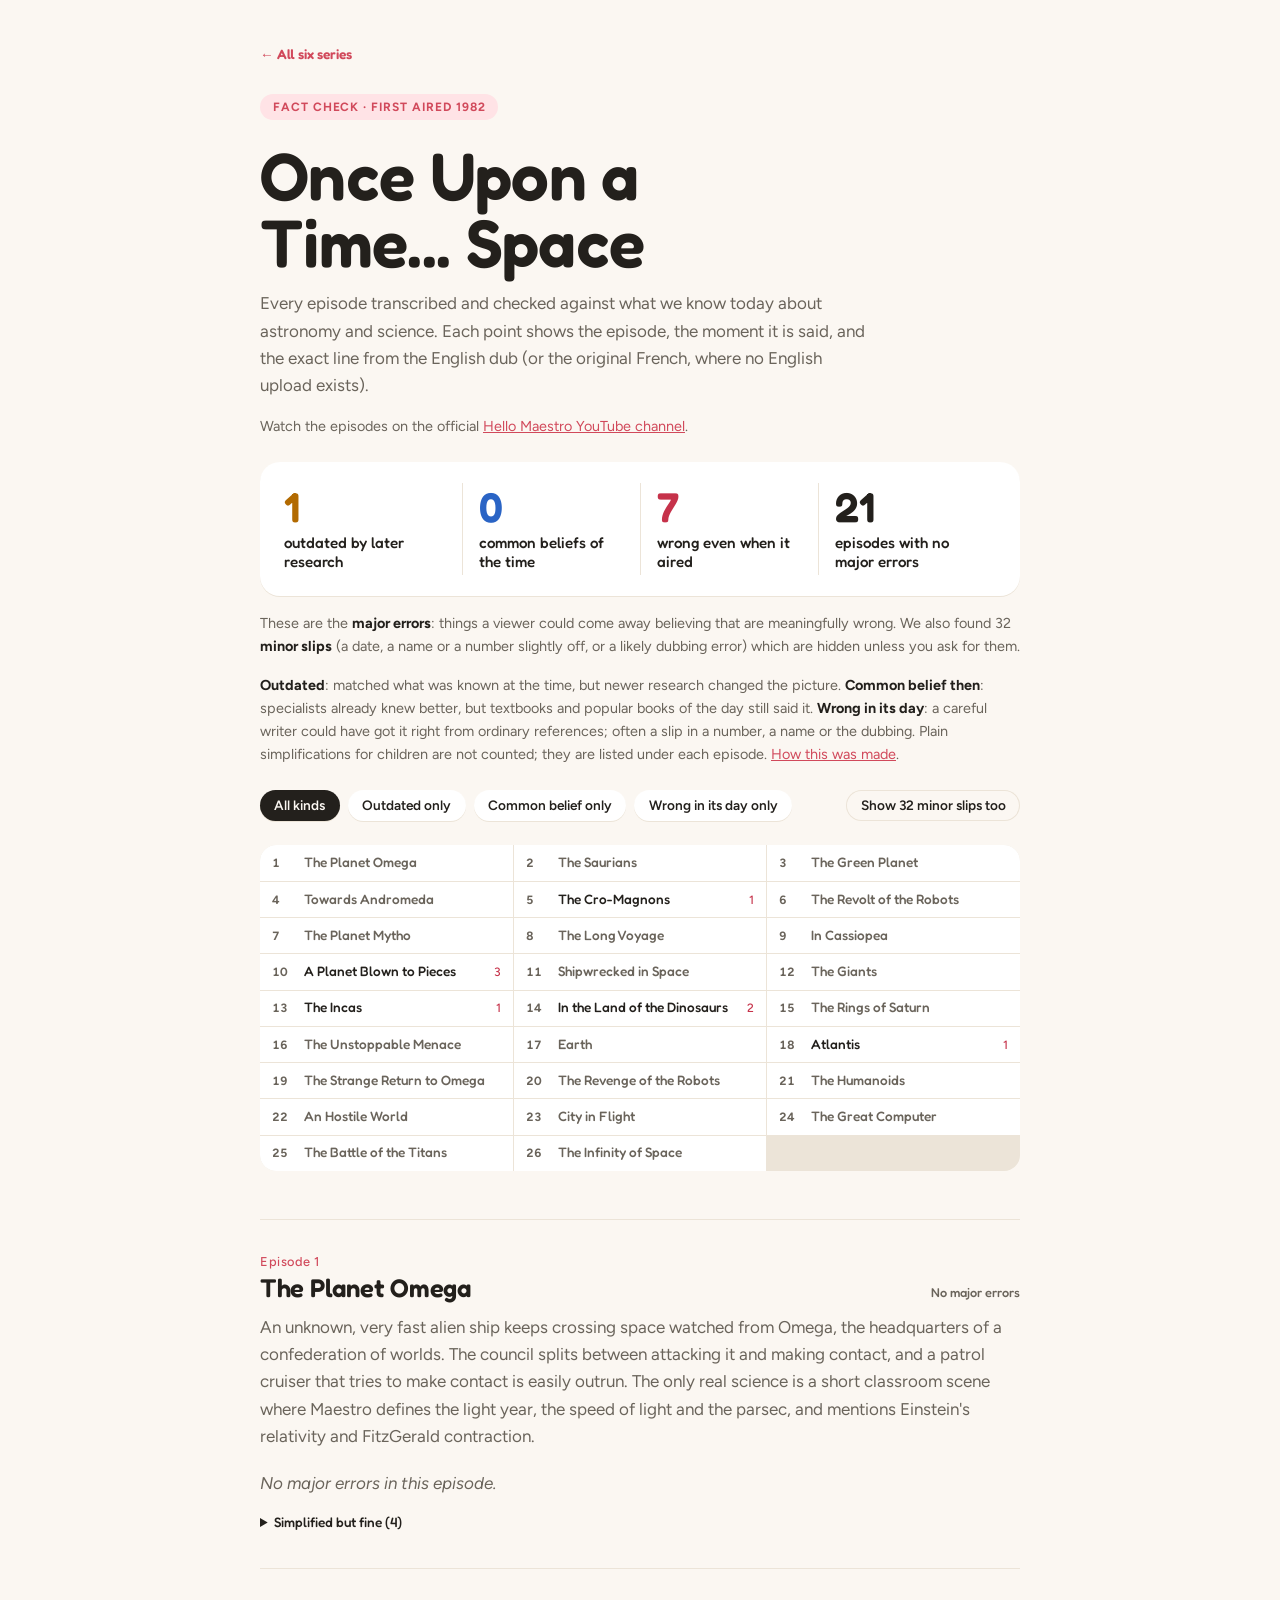
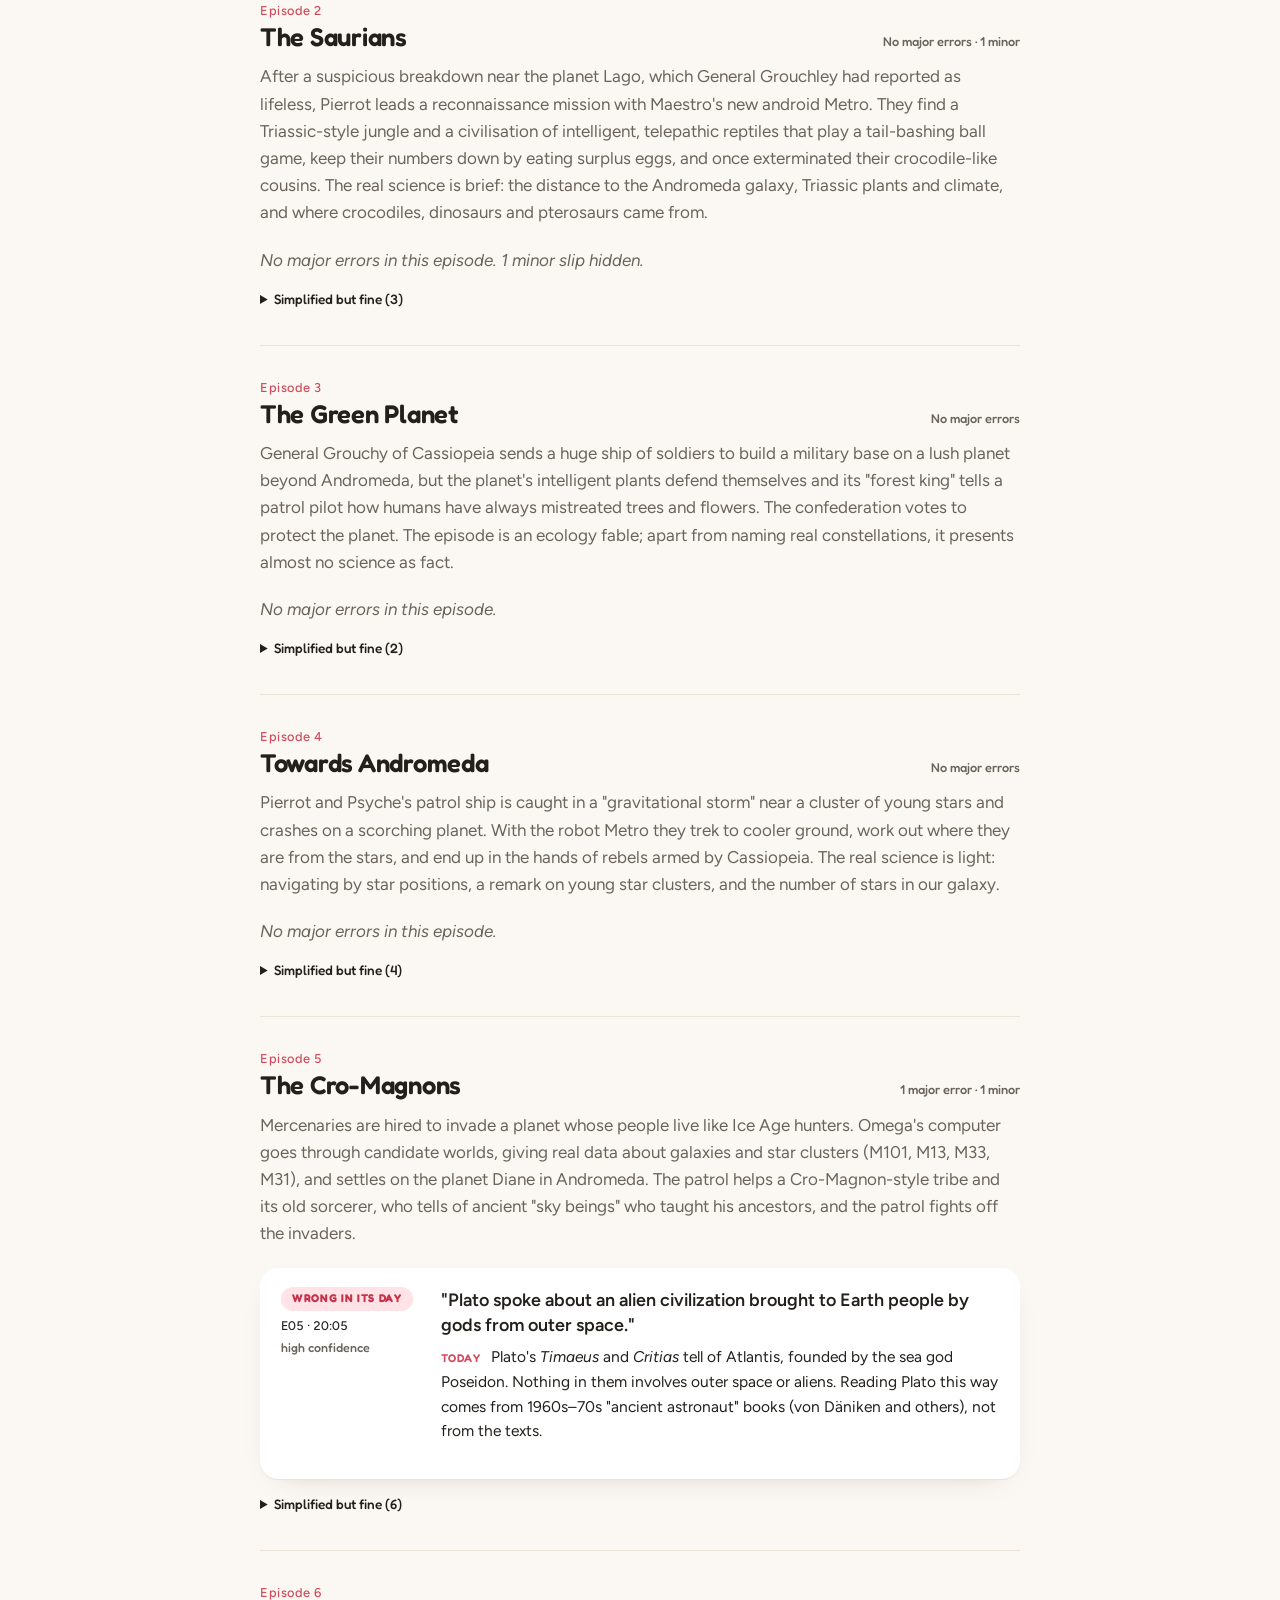
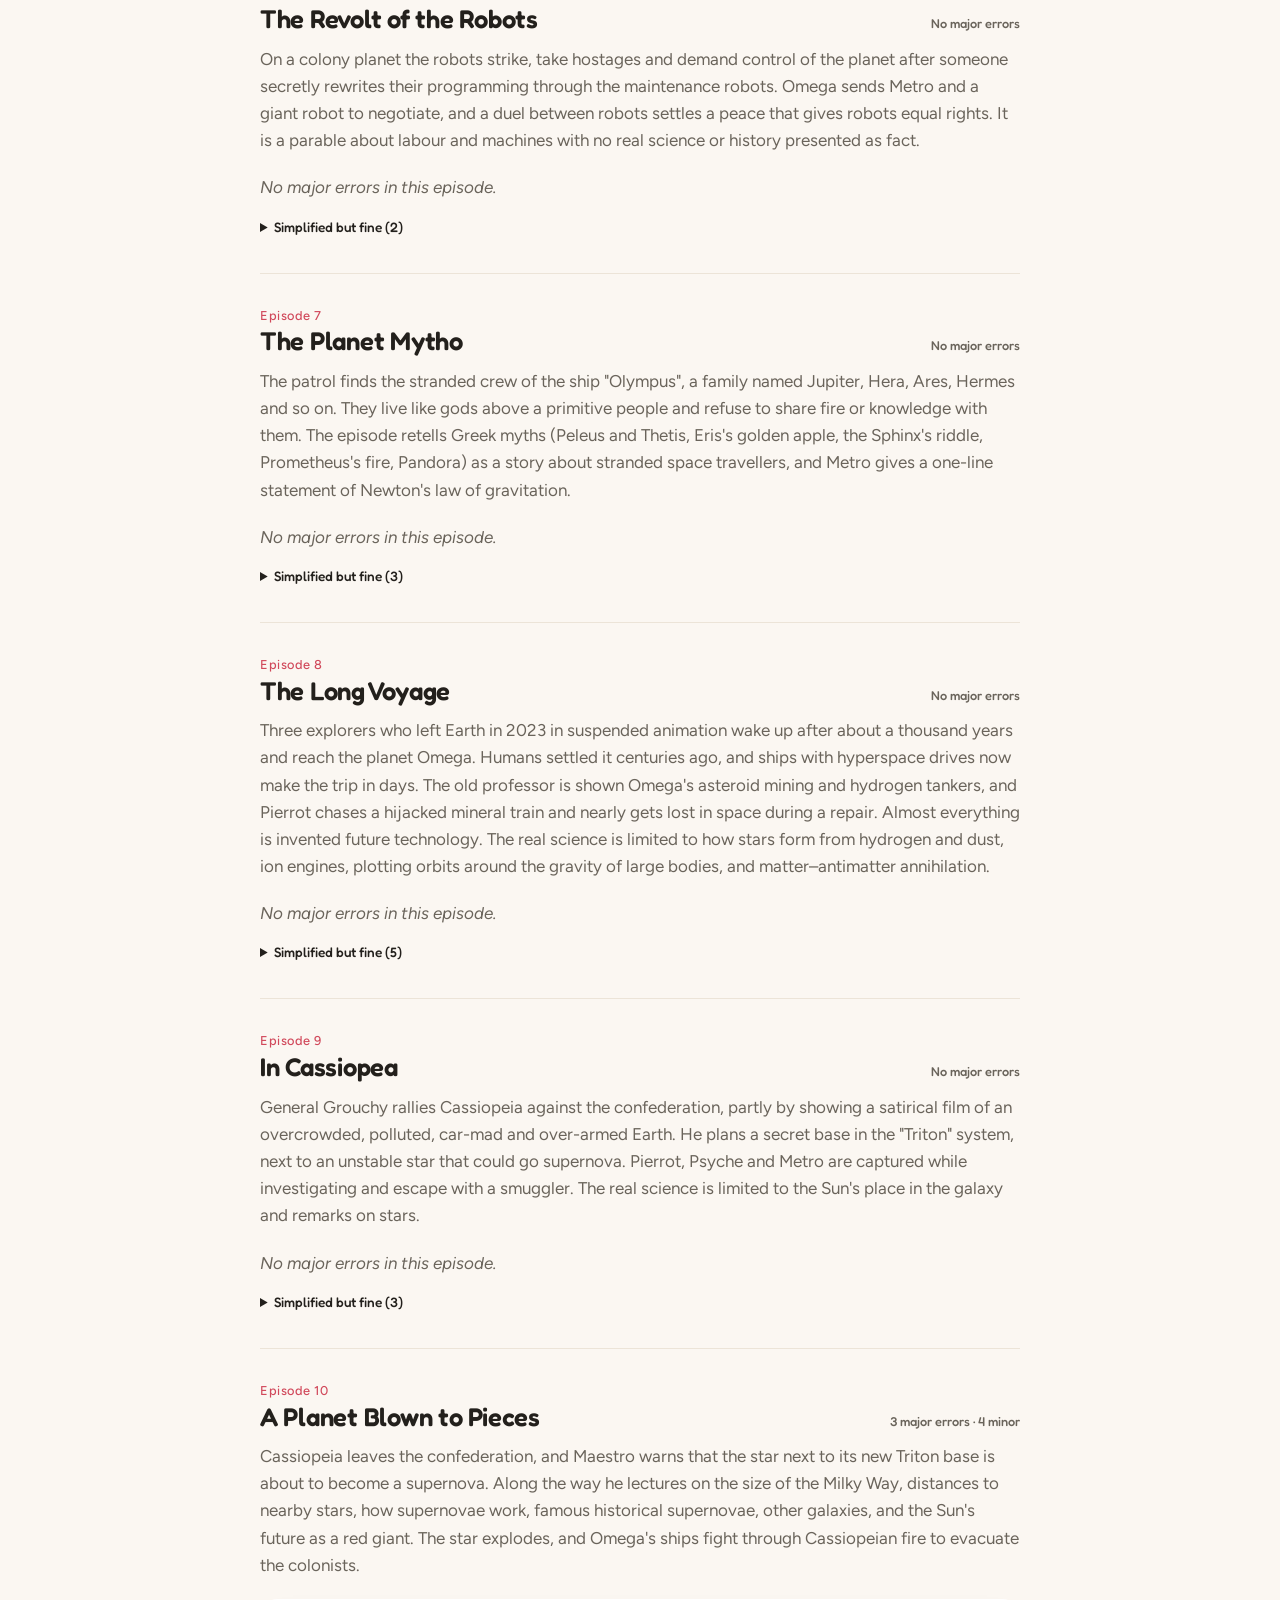
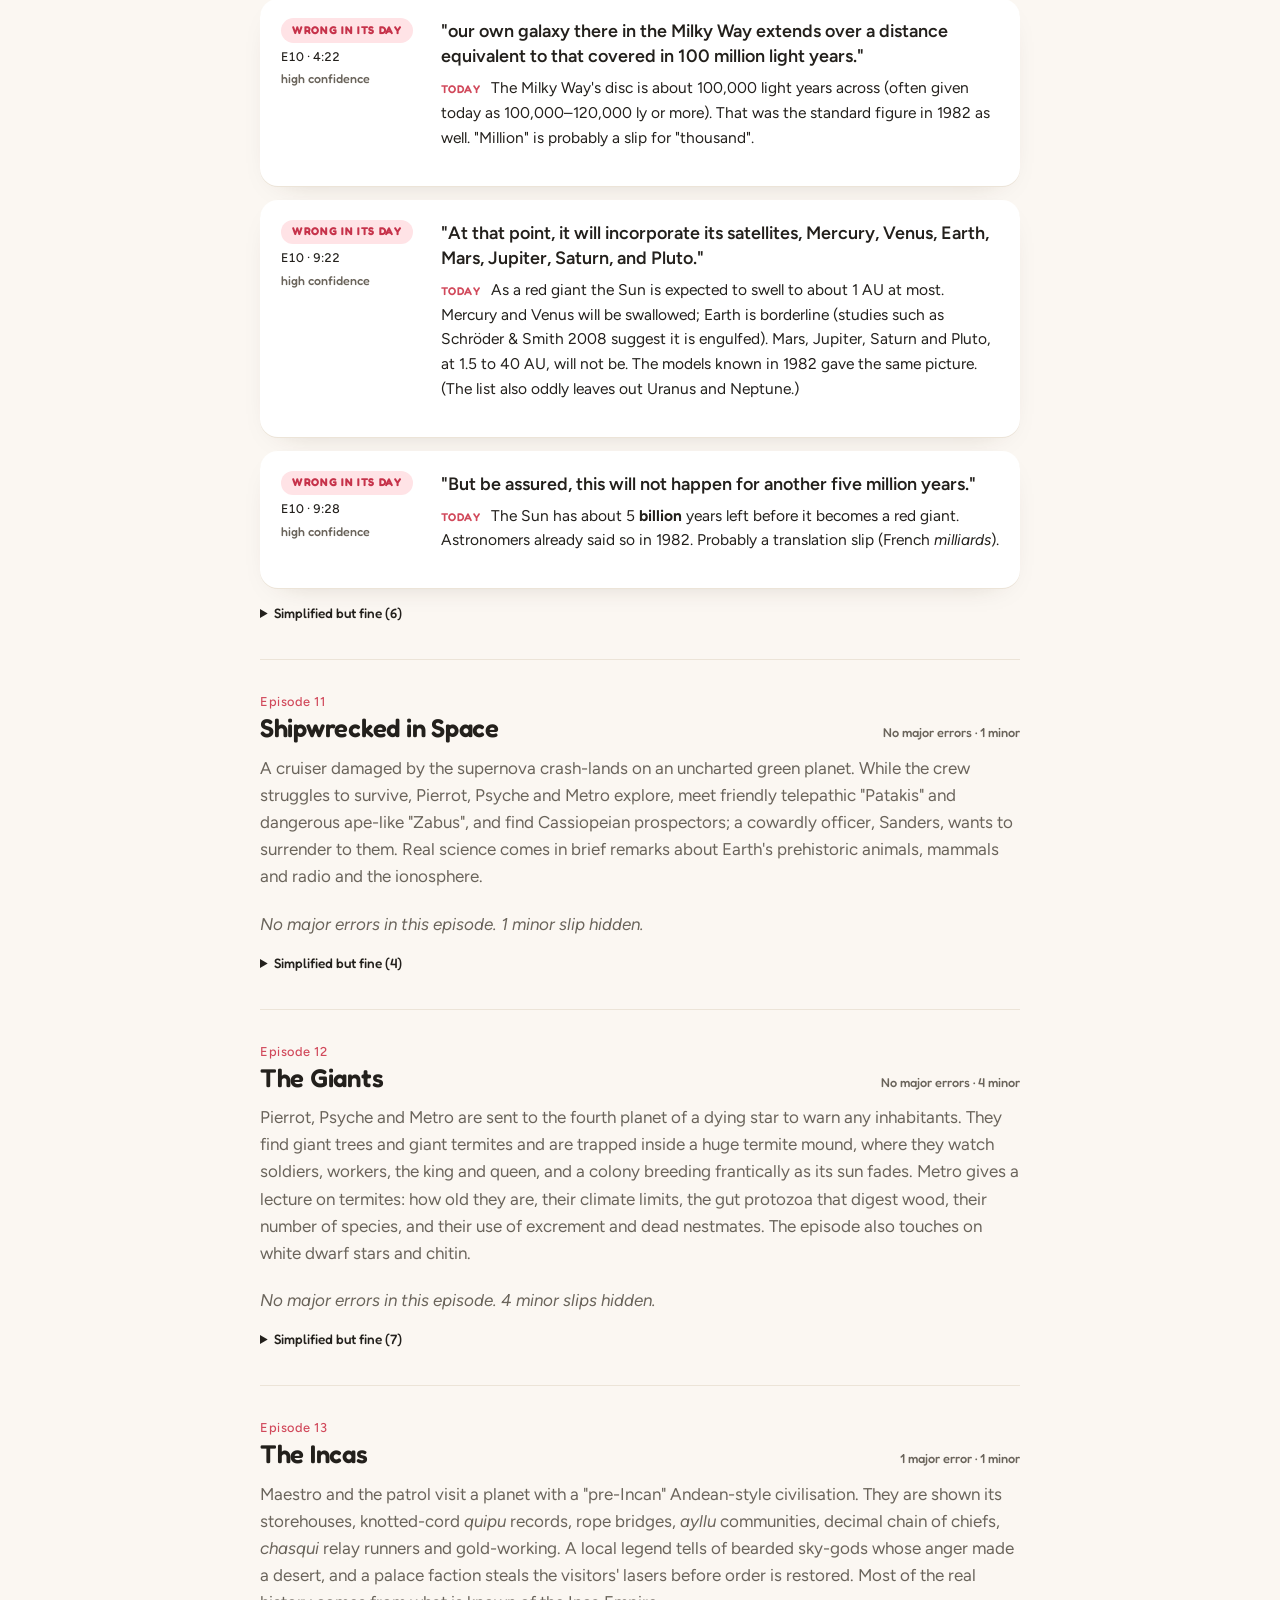
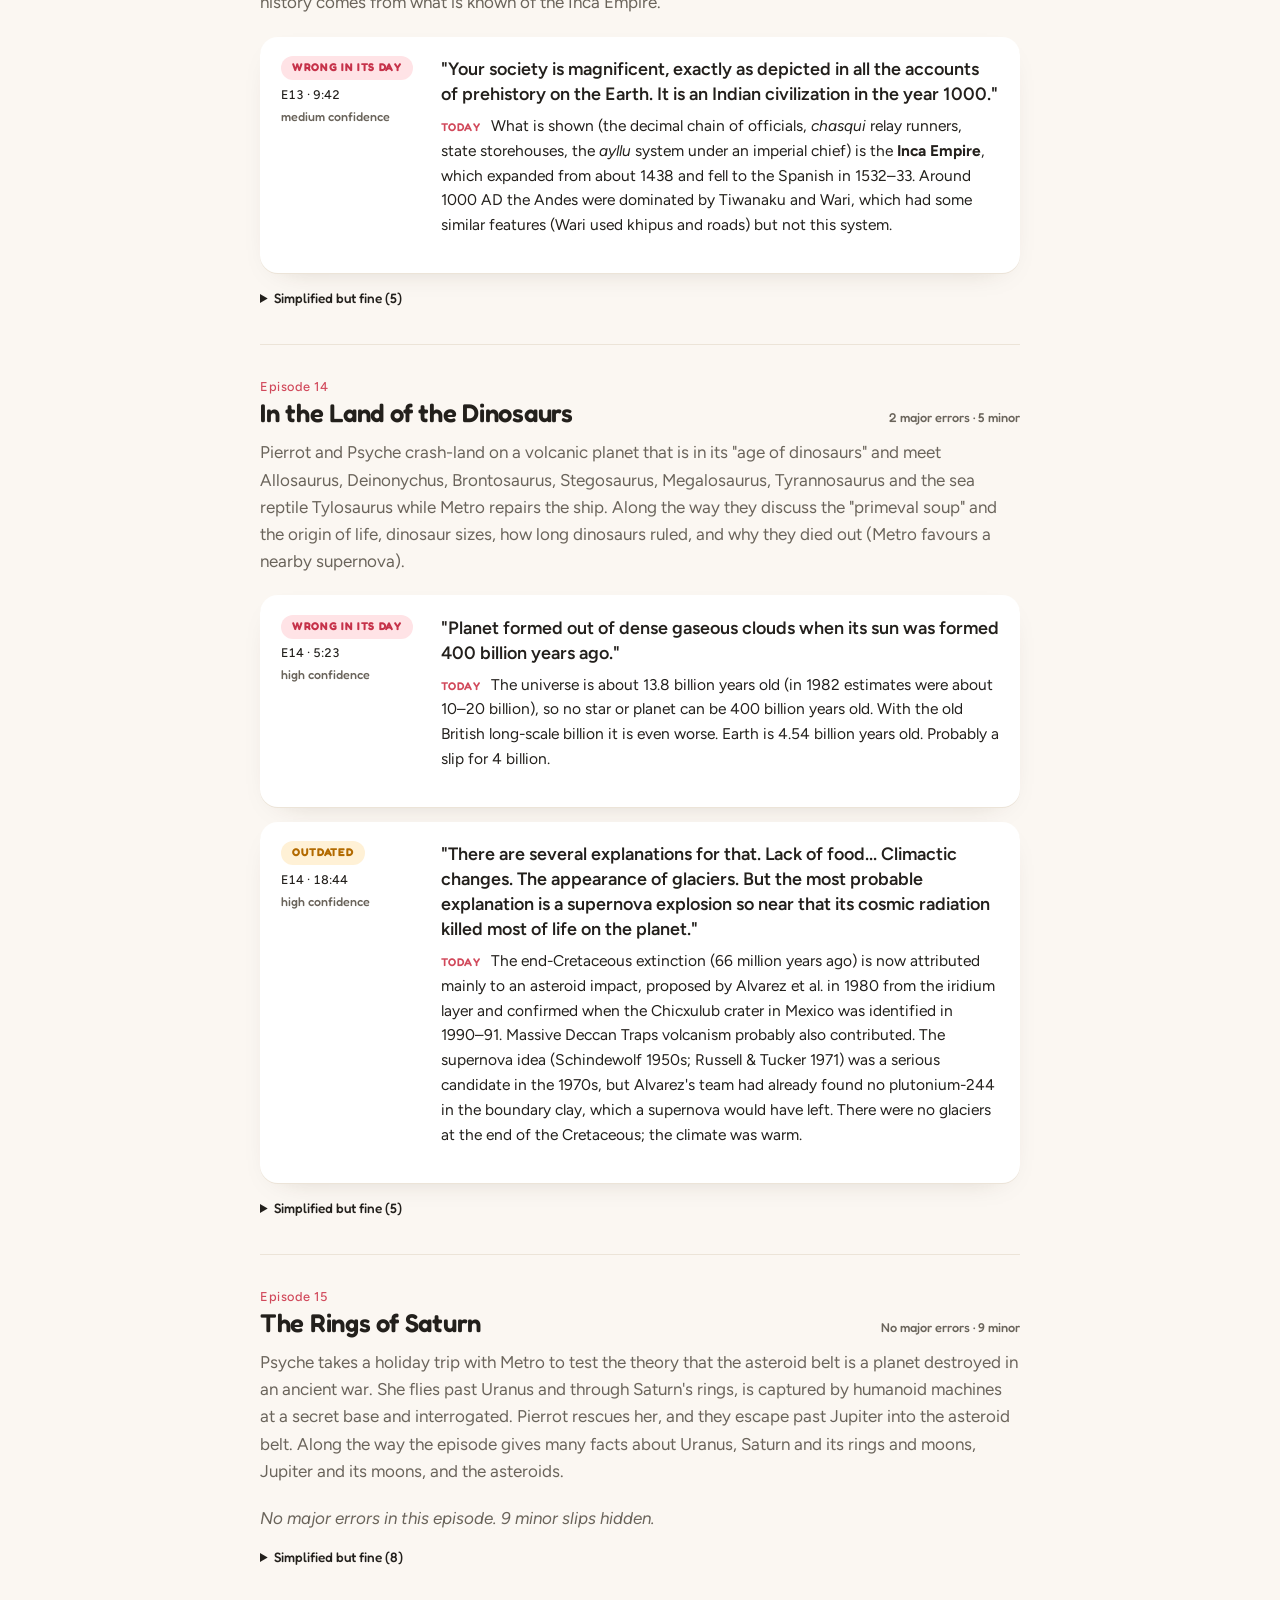
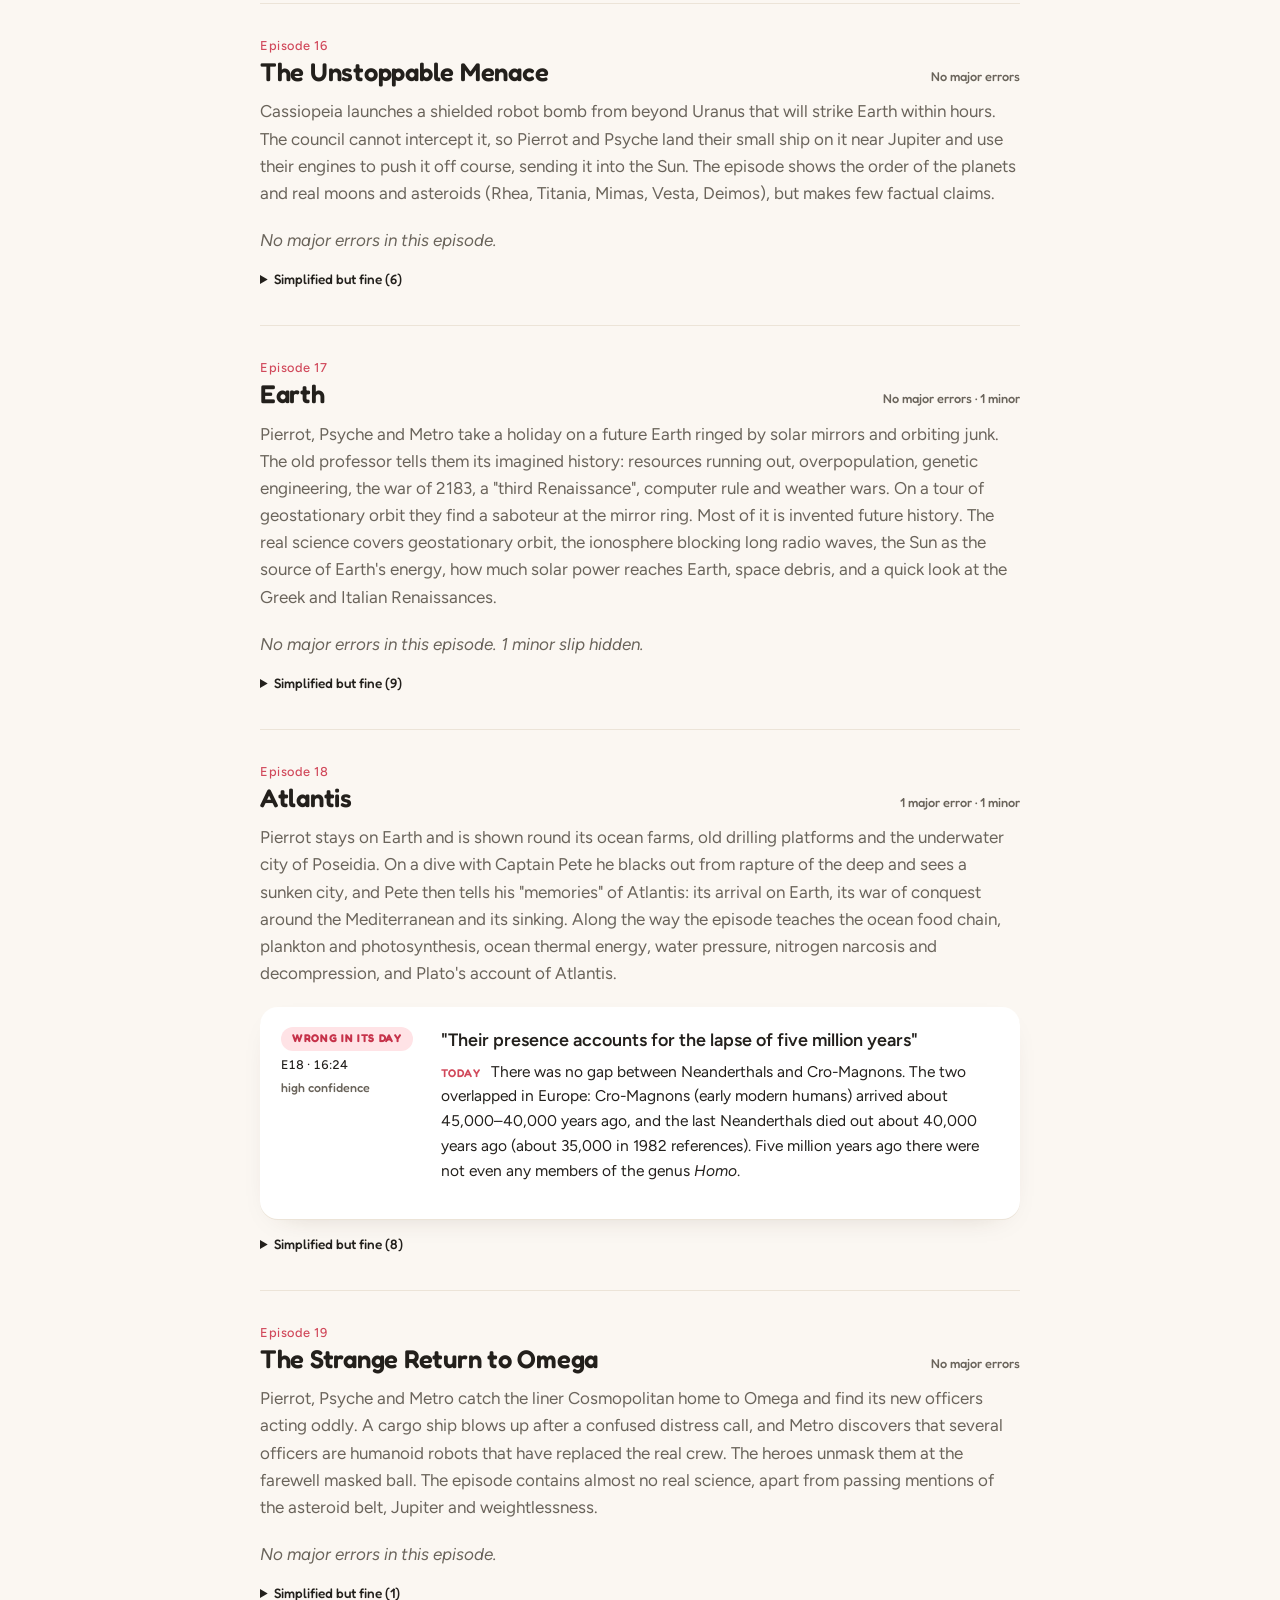
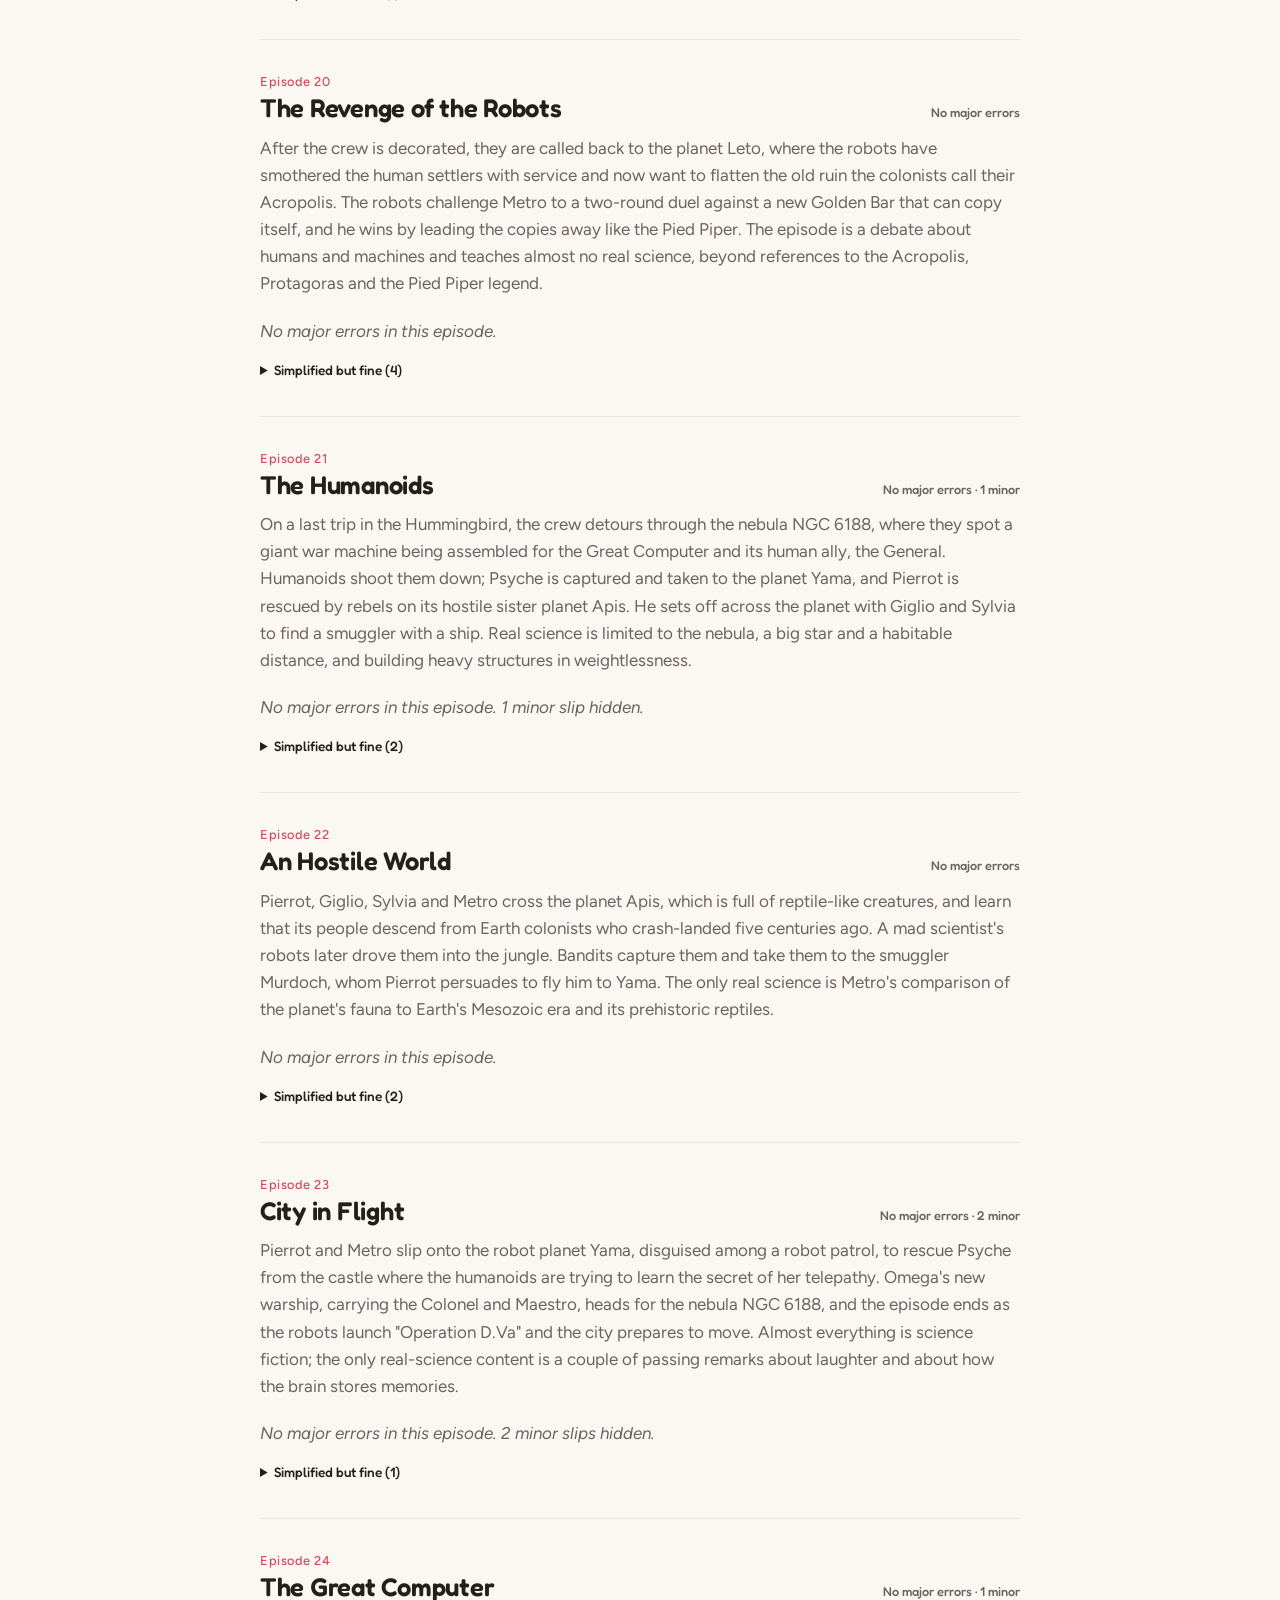
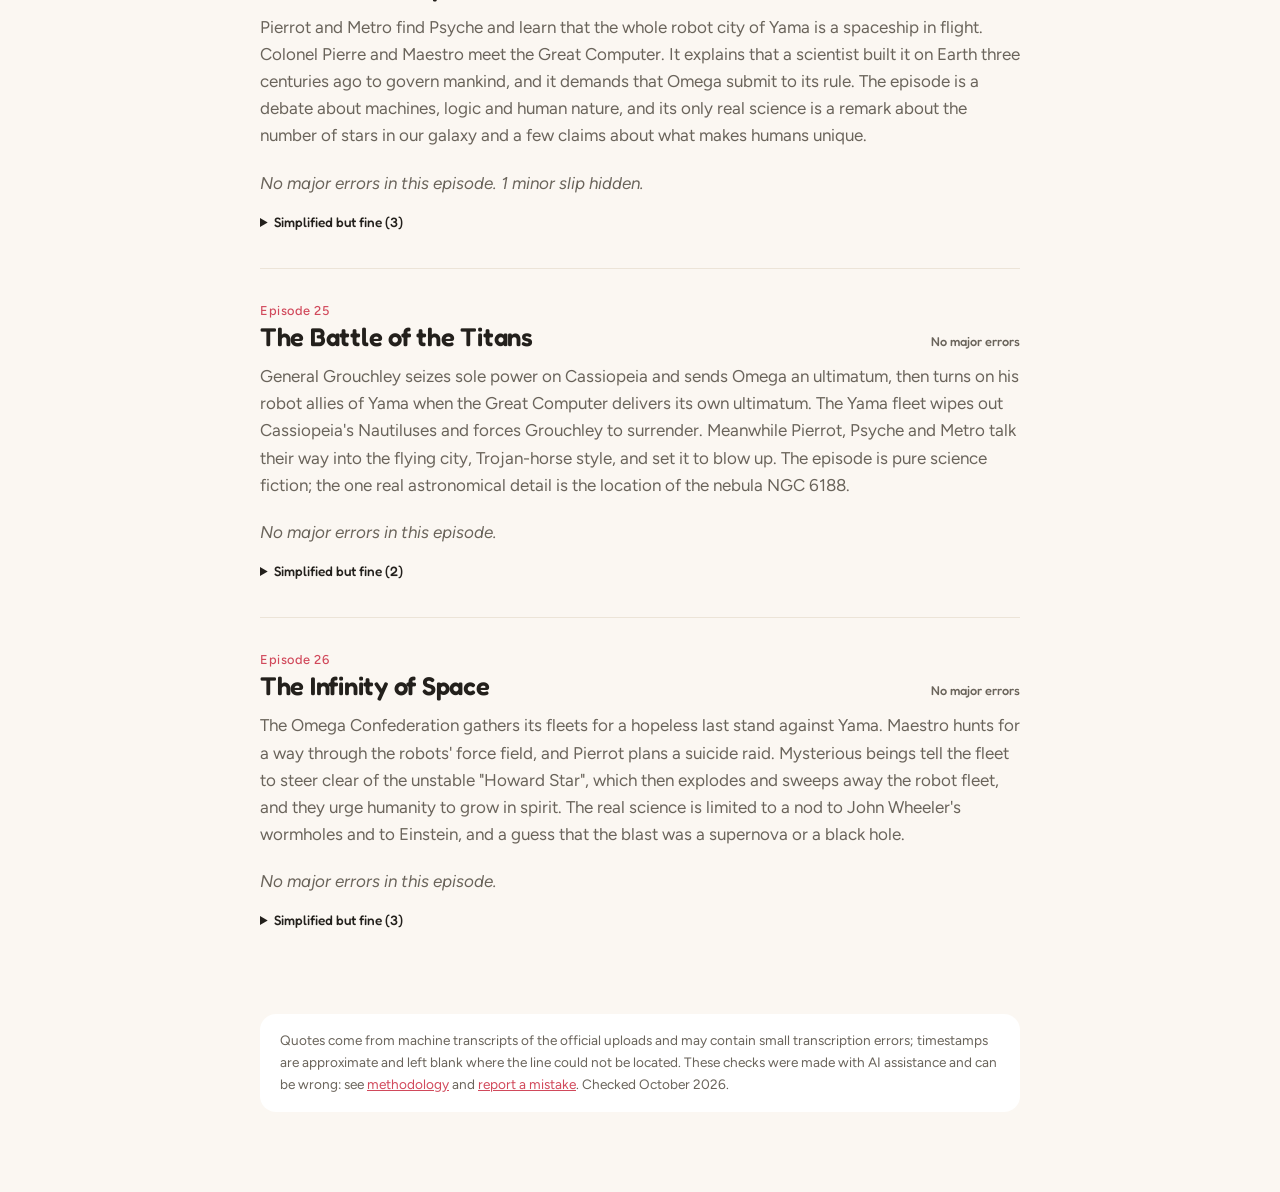
<file: docs/space.html>
<!doctype html>
<html lang="en"><meta charset="utf-8"><meta name="viewport" content="width=device-width, initial-scale=1">
<title>Once Upon a Time... Space Fact Check</title>
<meta name="description" content="Episode-by-episode fact check of Once Upon a Time... Space (1982).">
<link rel="preconnect" href="https://fonts.googleapis.com"><link rel="preconnect" href="https://fonts.gstatic.com" crossorigin>
<link rel="stylesheet" href="https://fonts.googleapis.com/css2?family=Fredoka:wght@500;600&family=Figtree:ital,wght@0,400;0,600;0,700;1,400&display=swap">
<link rel="stylesheet" href="style.css">
<body>
<div class="wrap">
  <a class="back" href="./">← All six series</a>
  <p class="kicker">Fact check · first aired 1982</p>
  <h1>Once Upon a Time... Space</h1>
  <p class="lede">Every episode transcribed and checked against what we know today about astronomy and science. Each point shows the episode, the moment it is said, and the exact line from the English dub (or the original French, where no English upload exists).</p>
  <p class="key watch">Watch the episodes on the official <a href="https://www.youtube.com/@onceuponatimechannel">Hello Maestro YouTube channel</a>.</p>
  <div class="tally"><span class="o"><b>1</b>outdated by later research</span><span class="c"><b>0</b>common beliefs of the time</span><span class="w"><b>7</b>wrong even when it aired</span><span><b>21</b>episodes with no major errors</span></div>
  <p class="key">These are the <strong>major errors</strong>: things a viewer could come away believing that are meaningfully wrong. We also found 32 <strong>minor slips</strong> (a date, a name or a number slightly off, or a likely dubbing error) which are hidden unless you ask for them.</p>
  <p class="key"><strong>Outdated</strong>: matched what was known at the time, but newer research changed the picture. <strong>Common belief then</strong>: specialists already knew better, but textbooks and popular books of the day still said it. <strong>Wrong in its day</strong>: a careful writer could have got it right from ordinary references; often a slip in a number, a name or the dubbing. Plain simplifications for children are not counted; they are listed under each episode. <a href="./#method">How this was made</a>.</p>
  
  <div class="filters" role="group" aria-label="Show">
    <button type="button" data-f="all" aria-pressed="true">All kinds</button>
    <button type="button" data-f="outdated" aria-pressed="false">Outdated only</button>
    <button type="button" data-f="common" aria-pressed="false">Common belief only</button>
    <button type="button" data-f="wrong" aria-pressed="false">Wrong in its day only</button>
    <button type="button" class="minor-toggle" aria-pressed="false">Show 32 minor slips too</button>
  </div>
  <nav class="index" aria-label="Episodes"><a href="#e01" class=""><b>1</b>The Planet Omega<i></i></a><a href="#e02" class=""><b>2</b>The Saurians<i></i></a><a href="#e03" class=""><b>3</b>The Green Planet<i></i></a><a href="#e04" class=""><b>4</b>Towards Andromeda<i></i></a><a href="#e05" class="has"><b>5</b>The Cro-Magnons<i>1</i></a><a href="#e06" class=""><b>6</b>The Revolt of the Robots<i></i></a><a href="#e07" class=""><b>7</b>The Planet Mytho<i></i></a><a href="#e08" class=""><b>8</b>The Long Voyage<i></i></a><a href="#e09" class=""><b>9</b>In Cassiopea<i></i></a><a href="#e10" class="has"><b>10</b>A Planet Blown to Pieces<i>3</i></a><a href="#e11" class=""><b>11</b>Shipwrecked in Space<i></i></a><a href="#e12" class=""><b>12</b>The Giants<i></i></a><a href="#e13" class="has"><b>13</b>The Incas<i>1</i></a><a href="#e14" class="has"><b>14</b>In the Land of the Dinosaurs<i>2</i></a><a href="#e15" class=""><b>15</b>The Rings of Saturn<i></i></a><a href="#e16" class=""><b>16</b>The Unstoppable Menace<i></i></a><a href="#e17" class=""><b>17</b>Earth<i></i></a><a href="#e18" class="has"><b>18</b>Atlantis<i>1</i></a><a href="#e19" class=""><b>19</b>The Strange Return to Omega<i></i></a><a href="#e20" class=""><b>20</b>The Revenge of the Robots<i></i></a><a href="#e21" class=""><b>21</b>The Humanoids<i></i></a><a href="#e22" class=""><b>22</b>An Hostile World<i></i></a><a href="#e23" class=""><b>23</b>City in Flight<i></i></a><a href="#e24" class=""><b>24</b>The Great Computer<i></i></a><a href="#e25" class=""><b>25</b>The Battle of the Titans<i></i></a><a href="#e26" class=""><b>26</b>The Infinity of Space<i></i></a></nav>
  <section class="ep no-major" id="e01">
  <header class="ep-head"><span class="ep-no">Episode 1</span><h2>The Planet Omega</h2>
  <span class="ep-count zero">No major errors</span></header>
  <p class="summary">An unknown, very fast alien ship keeps crossing space watched from Omega, the headquarters of a confederation of worlds. The council splits between attacking it and making contact, and a patrol cruiser that tries to make contact is easily outrun. The only real science is a short classroom scene where Maestro defines the light year, the speed of light and the parsec, and mentions Einstein&#x27;s relativity and FitzGerald contraction.</p>
  <p class="clean">No major errors in this episode.</p>
  
  <details class="fine"><summary>Simplified but fine (4)</summary><ul><li>Speed of light &quot;300,000 kilometers per second&quot; (exactly 299,792 km/s), and the half-finished sum &quot;around 18 million&quot; is right for kilometres per minute.</li><li>Light year &quot;9,460,800,000,000 kilometers&quot; is exactly 300,000 km/s × 365 days, a correct rounded figure (precise value 9.4607 × 10^12 km).</li><li>&quot;A parsec is, as you know, 3.26 light years&quot; is correct.</li><li>Einstein&#x27;s curved spacetime and FitzGerald (Lorentz–FitzGerald) length contraction are real physics, only name-checked here.</li></ul></details>
</section><section class="ep no-major" id="e02">
  <header class="ep-head"><span class="ep-no">Episode 2</span><h2>The Saurians</h2>
  <span class="ep-count zero">No major errors · 1 minor</span></header>
  <p class="summary">After a suspicious breakdown near the planet Lago, which General Grouchley had reported as lifeless, Pierrot leads a reconnaissance mission with Maestro&#x27;s new android Metro. They find a Triassic-style jungle and a civilisation of intelligent, telepathic reptiles that play a tail-bashing ball game, keep their numbers down by eating surplus eggs, and once exterminated their crocodile-like cousins. The real science is brief: the distance to the Andromeda galaxy, Triassic plants and climate, and where crocodiles, dinosaurs and pterosaurs came from.</p>
  <p class="clean">No major errors in this episode. <span class="if-hidden">1 minor slip hidden.</span></p>
  <ol class="claims"><li class="claim common minor">
  <div class="claim-meta"><span class="tag">Common belief then</span><span class="sev">Minor slip</span><span class="where">E02 · <span class="ts" title="Time in the episode">16:10</span></span><span class="conf">medium confidence</span></div>
  <blockquote>&quot;Descendants from the Saltoparkas, originating as crocodiles, dinosaurs, and winged reptiles.&quot;</blockquote>
  <p class="today"><span class="lbl">Today</span>&quot;Saltoparkas&quot; is probably a mishearing of <em>Saltoposuchus</em>, or a blend of it with <em>Euparkeria</em>, the two &quot;thecodonts&quot; that older books showed as the common ancestor of crocodiles, dinosaurs and pterosaurs. <em>Saltoposuchus</em> (about 215 million years ago) is now classed as an early crocodylomorph on the crocodile branch, too late and on the wrong branch to be anyone&#x27;s ancestor. <em>Euparkeria</em> sits near the base of the group but is not a direct ancestor. Cladistic studies from the mid-1980s on dropped &quot;Thecodontia&quot; as a real group.</p>
  <p class="why"><span class="lbl">Why it was believed</span>In popular dinosaur books of the 1960s and 70s, small running thecodonts such as <em>Saltoposuchus</em> and <em>Euparkeria</em> were the standard picture of the &quot;ancestor of the ruling reptiles&quot;.</p>
</li></ol>
  <details class="fine"><summary>Simplified but fine (3)</summary><ul><li>Andromeda &quot;at a distance of two million light years&quot;, seen &quot;as it was&quot; when the light left: 1982 references gave about 2.2 million; today&#x27;s figure is about 2.5 million.</li><li>&quot;Vegetation exactly conforms to that of the Triassic period, 200 million years ago&quot;: the Triassic ran from about 252 to 201 million years ago (1982 tables said roughly 225–190).</li><li>&quot;The atmosphere is rich in carbon dioxide. It accelerates the pulse.&quot;: breathing extra CO2 does speed up breathing and heart rate. Triassic air did hold several times today&#x27;s CO2.</li></ul></details>
</section><section class="ep no-major" id="e03">
  <header class="ep-head"><span class="ep-no">Episode 3</span><h2>The Green Planet</h2>
  <span class="ep-count zero">No major errors</span></header>
  <p class="summary">General Grouchy of Cassiopeia sends a huge ship of soldiers to build a military base on a lush planet beyond Andromeda, but the planet&#x27;s intelligent plants defend themselves and its &quot;forest king&quot; tells a patrol pilot how humans have always mistreated trees and flowers. The confederation votes to protect the planet. The episode is an ecology fable; apart from naming real constellations, it presents almost no science as fact.</p>
  <p class="clean">No major errors in this episode.</p>
  
  <details class="fine"><summary>Simplified but fine (2)</summary><ul><li>&quot;The galaxies of the Swan, the Lizard, the Little Bear, and the Dragon&quot;: Cygnus, Lacerta, Ursa Minor and Draco are real constellations near Cassiopeia in our sky, not galaxies. The series uses constellation names as fictional political regions throughout, so this is world-building rather than a factual claim.</li><li>Plants giving &quot;fresh, pure air&quot; (photosynthetic oxygen) and the long lives of old trees are fair as a general message.</li></ul></details>
</section><section class="ep no-major" id="e04">
  <header class="ep-head"><span class="ep-no">Episode 4</span><h2>Towards Andromeda</h2>
  <span class="ep-count zero">No major errors</span></header>
  <p class="summary">Pierrot and Psyche&#x27;s patrol ship is caught in a &quot;gravitational storm&quot; near a cluster of young stars and crashes on a scorching planet. With the robot Metro they trek to cooler ground, work out where they are from the stars, and end up in the hands of rebels armed by Cassiopeia. The real science is light: navigating by star positions, a remark on young star clusters, and the number of stars in our galaxy.</p>
  <p class="clean">No major errors in this episode.</p>
  
  <details class="fine"><summary>Simplified but fine (4)</summary><ul><li>&quot;My memory banks classify 200 billion individual stars, and that&#x27;s just in our own galaxy&quot;: within the usual range for the Milky Way (about 100–400 billion).</li><li>Fixing position from three stars and needing darkness to see constellations is sound navigation.</li><li>&quot;Young stars ... if one falls into the gravitational field of another, it can unleash immense energy&quot;: vague, but close encounters and mergers of stars in dense young clusters are real.</li><li>The catalogue numbers are used fictionally: the real NGC 7052 is an elliptical galaxy in Vulpecula, not a young star cluster.</li></ul></details>
</section><section class="ep" id="e05">
  <header class="ep-head"><span class="ep-no">Episode 5</span><h2>The Cro-Magnons</h2>
  <span class="ep-count ">1 major error · 1 minor</span></header>
  <p class="summary">Mercenaries are hired to invade a planet whose people live like Ice Age hunters. Omega&#x27;s computer goes through candidate worlds, giving real data about galaxies and star clusters (M101, M13, M33, M31), and settles on the planet Diane in Andromeda. The patrol helps a Cro-Magnon-style tribe and its old sorcerer, who tells of ancient &quot;sky beings&quot; who taught his ancestors, and the patrol fights off the invaders.</p>
  
  <ol class="claims"><li class="claim wrong minor">
  <div class="claim-meta"><span class="tag">Wrong in its day</span><span class="sev">Minor slip</span><span class="where">E05 · <span class="ts" title="Time in the episode">7:15</span></span><span class="conf">high confidence</span></div>
  <blockquote>&quot;Nersi, small planet on the outer edge of spherical star cluster M13 in the constellation of Hercules. Cluster comprises 300,000 stars and has a diameter of 23 minutes of arc or 25,000 light years.&quot;</blockquote>
  <p class="today"><span class="lbl">Today</span>About 23 arcminutes is right for M13&#x27;s apparent size, but its real diameter is only about 150–170 light years. About 25,000 light years is roughly its <em>distance</em> from us (current estimate about 22,000–25,000 ly), so the script has mixed up distance and diameter. The star count of a few hundred thousand is fine.</p>
  
</li><li class="claim wrong major">
  <div class="claim-meta"><span class="tag">Wrong in its day</span><span class="where">E05 · <span class="ts" title="Time in the episode">20:05</span></span><span class="conf">high confidence</span></div>
  <blockquote>&quot;Plato spoke about an alien civilization brought to Earth people by gods from outer space.&quot;</blockquote>
  <p class="today"><span class="lbl">Today</span>Plato&#x27;s <em>Timaeus</em> and <em>Critias</em> tell of Atlantis, founded by the sea god Poseidon. Nothing in them involves outer space or aliens. Reading Plato this way comes from 1960s–70s &quot;ancient astronaut&quot; books (von Däniken and others), not from the texts.</p>
  
</li></ol>
  <details class="fine"><summary>Simplified but fine (6)</summary><ul><li>M101 &quot;in the constellation of the Great Bear ... 23,377,400 light years&quot;: the right constellation, and the distance matches the 1970s Sandage–Tammann value (7.2 Mpc). Modern values are about 21–22.5 million ly. The 8-digit precision is fake.</li><li>M33 &quot;in the constellation of the triangle ... 2 million light years&quot;: the right constellation. The distance was usually given as about 2.3 million ly then and about 2.7–3 million ly today.</li><li>Andromeda galaxy M31, &quot;400 billion stars ... 2 million light years&quot;: a fair 1980s round figure (about 2.2 million ly then, about 2.5 million ly today). Star-count estimates still range from a few hundred billion to about a trillion.</li><li>NGC 752 is a real open star cluster in Andromeda.</li><li>&quot;In the Cro-Magnon days, the total population was about what it is in one city&quot;: estimates for the Upper Palaeolithic world are a few hundred thousand to a few million people.</li><li>Ice Age hunters living in caves and rock shelters, hunting with spears and firing clay figures in a kiln. Fired-clay figurines such as the Dolní Věstonice Venus date back about 26,000 years.</li></ul></details>
</section><section class="ep no-major" id="e06">
  <header class="ep-head"><span class="ep-no">Episode 6</span><h2>The Revolt of the Robots</h2>
  <span class="ep-count zero">No major errors</span></header>
  <p class="summary">On a colony planet the robots strike, take hostages and demand control of the planet after someone secretly rewrites their programming through the maintenance robots. Omega sends Metro and a giant robot to negotiate, and a duel between robots settles a peace that gives robots equal rights. It is a parable about labour and machines with no real science or history presented as fact.</p>
  <p class="clean">No major errors in this episode.</p>
  
  <details class="fine"><summary>Simplified but fine (2)</summary><ul><li>&quot;All men are also programmed by their genetic material and by their environment&quot;: a fair one-line summary of nature and nurture.</li><li>The David and Goliath reference is used correctly.</li></ul></details>
</section><section class="ep no-major" id="e07">
  <header class="ep-head"><span class="ep-no">Episode 7</span><h2>The Planet Mytho</h2>
  <span class="ep-count zero">No major errors</span></header>
  <p class="summary">The patrol finds the stranded crew of the ship &quot;Olympus&quot;, a family named Jupiter, Hera, Ares, Hermes and so on. They live like gods above a primitive people and refuse to share fire or knowledge with them. The episode retells Greek myths (Peleus and Thetis, Eris&#x27;s golden apple, the Sphinx&#x27;s riddle, Prometheus&#x27;s fire, Pandora) as a story about stranded space travellers, and Metro gives a one-line statement of Newton&#x27;s law of gravitation.</p>
  <p class="clean">No major errors in this episode.</p>
  
  <details class="fine"><summary>Simplified but fine (3)</summary><ul><li>&quot;Each planet attracts its satellites with a force which is exactly proportional to its mass and inversely proportional to the square of the distance&quot;: Newton&#x27;s law, except that the force is proportional to the product of <em>both</em> masses.</li><li>The myths are told recognisably: Zeus&#x27;s interest in Thetis and her marriage to the mortal Peleus, Eris and the golden apple, the Sphinx&#x27;s riddle (answer &quot;man&quot;), Prometheus giving fire, and Hephaestus making Pandora as punishment.</li><li>The episode mixes the Roman name Jupiter with Greek names (Hera, Ares, Hermes, Demeter); Demeter is correctly his sister.</li></ul></details>
</section><section class="ep no-major" id="e08">
  <header class="ep-head"><span class="ep-no">Episode 8</span><h2>The Long Voyage</h2>
  <span class="ep-count zero">No major errors</span></header>
  <p class="summary">Three explorers who left Earth in 2023 in suspended animation wake up after about a thousand years and reach the planet Omega. Humans settled it centuries ago, and ships with hyperspace drives now make the trip in days. The old professor is shown Omega&#x27;s asteroid mining and hydrogen tankers, and Pierrot chases a hijacked mineral train and nearly gets lost in space during a repair. Almost everything is invented future technology. The real science is limited to how stars form from hydrogen and dust, ion engines, plotting orbits around the gravity of large bodies, and matter–antimatter annihilation.</p>
  <p class="clean">No major errors in this episode.</p>
  
  <details class="fine"><summary>Simplified but fine (5)</summary><ul><li>Hydrogen &quot;combined with dust particles from earlier stellar explosions, it gravitates towards a center eventually to form new stars&quot;: correct in outline. &quot;Millions of centuries&quot; (100+ million years) overstates it: a star like the Sun takes roughly 1–50 million years to go from collapsing cloud to stable star.</li><li>Early ships following calculated orbits around the &quot;gravitation&quot; of large bodies, and the ion engine as an efficient drive: both real (ion thrusters flew from 1964).</li><li>&quot;Anti-matter supposes anti-time&quot; loosely echoes the Feynman–Stückelberg idea of antiparticles as particles moving backwards in time. Particle–antiparticle collisions do annihilate into energy, but the idea that this could make &quot;the universe, time, space&quot; disappear is the show&#x27;s fiction.</li><li>&quot;As a famous author said, that is the question&quot;: Shakespeare, <em>Hamlet</em>.</li><li>&quot;Forty generations&quot; in a thousand years works out to 25 years a generation, a reasonable figure.</li></ul></details>
</section><section class="ep no-major" id="e09">
  <header class="ep-head"><span class="ep-no">Episode 9</span><h2>In Cassiopea</h2>
  <span class="ep-count zero">No major errors</span></header>
  <p class="summary">General Grouchy rallies Cassiopeia against the confederation, partly by showing a satirical film of an overcrowded, polluted, car-mad and over-armed Earth. He plans a secret base in the &quot;Triton&quot; system, next to an unstable star that could go supernova. Pierrot, Psyche and Metro are captured while investigating and escape with a smuggler. The real science is limited to the Sun&#x27;s place in the galaxy and remarks on stars.</p>
  <p class="clean">No major errors in this episode.</p>
  
  <details class="fine"><summary>Simplified but fine (3)</summary><ul><li>&quot;The outer edge of the galaxy, the outer region where the solar system is located&quot;: the Sun is about 26,000 ly from the centre of a disc about 50,000 ly in radius, so &quot;outer region&quot; is loose but fair.</li><li>A system with a red giant and a white dwarf, an unstable star that &quot;might explode at any moment in a supernova&quot;, and too much carbon dioxide raising the pulse rate are all plausible.</li><li>The Earth film (&quot;30 billionth inhabitant ... born in Bombay&quot;, &quot;40 tons [of explosives] per person&quot;, a 176-hour traffic jam) is deliberate satirical exaggeration, not offered as fact. For comparison, the 1980s figure for nuclear arsenals was about 3–4 tonnes of TNT equivalent per person.</li></ul></details>
</section><section class="ep" id="e10">
  <header class="ep-head"><span class="ep-no">Episode 10</span><h2>A Planet Blown to Pieces</h2>
  <span class="ep-count ">3 major errors · 4 minor</span></header>
  <p class="summary">Cassiopeia leaves the confederation, and Maestro warns that the star next to its new Triton base is about to become a supernova. Along the way he lectures on the size of the Milky Way, distances to nearby stars, how supernovae work, famous historical supernovae, other galaxies, and the Sun&#x27;s future as a red giant. The star explodes, and Omega&#x27;s ships fight through Cassiopeian fire to evacuate the colonists.</p>
  
  <ol class="claims"><li class="claim wrong major">
  <div class="claim-meta"><span class="tag">Wrong in its day</span><span class="where">E10 · <span class="ts" title="Time in the episode">4:22</span></span><span class="conf">high confidence</span></div>
  <blockquote>&quot;our own galaxy there in the Milky Way extends over a distance equivalent to that covered in 100 million light years.&quot;</blockquote>
  <p class="today"><span class="lbl">Today</span>The Milky Way&#x27;s disc is about 100,000 light years across (often given today as 100,000–120,000 ly or more). That was the standard figure in 1982 as well. &quot;Million&quot; is probably a slip for &quot;thousand&quot;.</p>
  
</li><li class="claim wrong minor">
  <div class="claim-meta"><span class="tag">Wrong in its day</span><span class="sev">Minor slip</span><span class="where">E10 · <span class="ts" title="Time in the episode">4:55</span></span><span class="conf">medium confidence</span></div>
  <blockquote>&quot;And as for Auriga, it&#x27;s only 47 light years, and Alderbarra, 43.&quot;</blockquote>
  <p class="today"><span class="lbl">Today</span>Capella (Alpha Aurigae) at about 43 ly (about 45 ly in 1982 references) is fine. Aldebaran is about 65 ly away (Hipparcos, 1997), and 1982 references gave about 68 ly, so 43 ly is wrong. The two figures may have been swapped or misread.</p>
  
</li><li class="claim wrong minor">
  <div class="claim-meta"><span class="tag">Wrong in its day</span><span class="sev">Minor slip</span><span class="where">E10 · <span class="ts" title="Time in the episode">6:02</span></span><span class="conf">medium confidence</span></div>
  <blockquote>&quot;Its outer shell is 15 times colder than its center.&quot;</blockquote>
  <p class="today"><span class="lbl">Today</span>In a massive star near the end of its life, the core reaches billions of kelvin while the surface is a few thousand kelvin, a ratio of roughly a million, not 15.</p>
  
</li><li class="claim common minor">
  <div class="claim-meta"><span class="tag">Common belief then</span><span class="sev">Minor slip</span><span class="where">E10 · <span class="ts" title="Time in the episode">6:18</span></span><span class="conf">medium confidence</span></div>
  <blockquote>&quot;Yes, in the galaxy NC-34, the constellation of the Great Bear, an explosion pulverized well over a million stars in a few seconds.&quot;</blockquote>
  <p class="today"><span class="lbl">Today</span>&quot;NC-34&quot; is almost certainly NGC 3034, i.e. M82 in Ursa Major. Lynds and Sandage (1963) described it as an &quot;exploding galaxy&quot; with a huge outburst from its core. By the late 1970s–80s it was understood as a <strong>starburst</strong> galaxy: intense star formation, probably set off by a close pass of M81, drives a &quot;superwind&quot; of gas out of the galaxy. No event destroyed a million stars in seconds, and no supernova could.</p>
  <p class="why"><span class="lbl">Why it was believed</span>The &quot;exploding galaxy M82&quot; image from the 1960s stayed in popular astronomy books for years.</p>
</li><li class="claim wrong major">
  <div class="claim-meta"><span class="tag">Wrong in its day</span><span class="where">E10 · <span class="ts" title="Time in the episode">9:22</span></span><span class="conf">high confidence</span></div>
  <blockquote>&quot;At that point, it will incorporate its satellites, Mercury, Venus, Earth, Mars, Jupiter, Saturn, and Pluto.&quot;</blockquote>
  <p class="today"><span class="lbl">Today</span>As a red giant the Sun is expected to swell to about 1 AU at most. Mercury and Venus will be swallowed; Earth is borderline (studies such as Schröder &amp; Smith 2008 suggest it is engulfed). Mars, Jupiter, Saturn and Pluto, at 1.5 to 40 AU, will not be. The models known in 1982 gave the same picture. (The list also oddly leaves out Uranus and Neptune.)</p>
  
</li><li class="claim wrong major">
  <div class="claim-meta"><span class="tag">Wrong in its day</span><span class="where">E10 · <span class="ts" title="Time in the episode">9:28</span></span><span class="conf">high confidence</span></div>
  <blockquote>&quot;But be assured, this will not happen for another five million years.&quot;</blockquote>
  <p class="today"><span class="lbl">Today</span>The Sun has about 5 <strong>billion</strong> years left before it becomes a red giant. Astronomers already said so in 1982. Probably a translation slip (French <em>milliards</em>).</p>
  
</li><li class="claim wrong minor">
  <div class="claim-meta"><span class="tag">Wrong in its day</span><span class="sev">Minor slip</span><span class="where">E10 · <span class="ts" title="Time in the episode">10:37</span></span><span class="conf">medium confidence</span></div>
  <blockquote>&quot;In 1054, the Crab Nebula, in 1752, there was one in the Cassopoeia region, 1604, another one in the Neblia Officius.&quot;</blockquote>
  <p class="today"><span class="lbl">Today</span>1054 (Crab) and 1604 (Kepler&#x27;s supernova, in Ophiuchus) are right. The Cassiopeia supernova is Tycho&#x27;s, in <strong>1572</strong>. No supernova was seen in 1752. This may be a dub or speech-recognition error.</p>
  
</li></ol>
  <details class="fine"><summary>Simplified but fine (6)</summary><ul><li>&quot;The mean distance lying between the center of the galaxy ... and the solar system is in the region of 27,000 light years&quot;: close to today&#x27;s about 26,000–26,700 ly (GRAVITY 2019). In 1982 the IAU value was still 10 kpc (32,600 ly), but about 8.5 kpc (27,700 ly) was already being proposed and was adopted in 1985.</li><li>&quot;Centaur is very near the sun, four light years&quot;: Alpha Centauri is about 4.4 ly away.</li><li>A star running out of fuel and collapsing, briefly shining like billions of suns, and throwing off much of its mass at about 10,000 km/s: a fair summary of a core-collapse supernova. At that speed debris would cross 5 billion km in about 6 days; the episode says &quot;some eight days&quot;.</li><li>&quot;Only in the 20th century ... it was realized that ... [many objects] are, in fact, independent galaxies&quot;: Hubble&#x27;s Cepheids in Andromeda (1924–25). Some galaxies are much bigger than the Milky Way, but Andromeda is only about the same size or somewhat larger, not ten times larger.</li><li>The red giant growing &quot;millions and millions of times&quot; in size works if it means volume (a radius about 100–250 times larger).</li><li>&quot;In 2421, another one that was recorded in the region of Urn&quot;: the series is set in the future, so this is a fictional future supernova, not an error.</li></ul></details>
</section><section class="ep no-major" id="e11">
  <header class="ep-head"><span class="ep-no">Episode 11</span><h2>Shipwrecked in Space</h2>
  <span class="ep-count zero">No major errors · 1 minor</span></header>
  <p class="summary">A cruiser damaged by the supernova crash-lands on an uncharted green planet. While the crew struggles to survive, Pierrot, Psyche and Metro explore, meet friendly telepathic &quot;Patakis&quot; and dangerous ape-like &quot;Zabus&quot;, and find Cassiopeian prospectors; a cowardly officer, Sanders, wants to surrender to them. Real science comes in brief remarks about Earth&#x27;s prehistoric animals, mammals and radio and the ionosphere.</p>
  <p class="clean">No major errors in this episode. <span class="if-hidden">1 minor slip hidden.</span></p>
  <ol class="claims"><li class="claim wrong minor">
  <div class="claim-meta"><span class="tag">Wrong in its day</span><span class="sev">Minor slip</span><span class="where">E11 · <span class="ts" title="Time in the episode">9:51</span></span><span class="conf">medium confidence</span></div>
  <blockquote>&quot;But consider, it wasn&#x27;t so very long ago, a few hundred million years on Earth, the creatures didn&#x27;t look much like you either. I recall to you the Splendous Clutosaurus and the Demetrodon and the Cignathosaurus. Very nice in its way. And there is also the Moa and the Tyrannosaurus.&quot;</blockquote>
  <p class="today"><span class="lbl">Today</span>Dimetrodon (about 295–272 million years ago), Cynognathus (about 245–235 million years ago) and Tyrannosaurus (about 68–66 million years ago) fit the &quot;hundreds of millions of years&quot; idea, but the moa does not. It was a giant flightless bird in New Zealand, hunted to extinction by the Māori about 600 years ago (around 1400 AD). &quot;Splendous Clutosaurus&quot; is unidentifiable (a speech-recognition garble).</p>
  
</li></ol>
  <details class="fine"><summary>Simplified but fine (4)</summary><ul><li>&quot;Mammals of the plasticine [Pleistocene] era&quot;: a reasonable label for Ice Age-looking mammals.</li><li>&quot;All mammals are edible ... because their biochemical bases are the same&quot;: a broad rule of thumb; a few mammal tissues are toxic (e.g. polar bear liver, from too much vitamin A).</li><li>&quot;This is a relatively old planet. There isn&#x27;t one active volcano here&quot;: reasonable reasoning, since small or old worlds lose internal heat.</li><li>A short-wave transmitter whose signal is trapped below the ionosphere, so it needs a relay in orbit: broadly correct radio physics.</li></ul></details>
</section><section class="ep no-major" id="e12">
  <header class="ep-head"><span class="ep-no">Episode 12</span><h2>The Giants</h2>
  <span class="ep-count zero">No major errors · 4 minor</span></header>
  <p class="summary">Pierrot, Psyche and Metro are sent to the fourth planet of a dying star to warn any inhabitants. They find giant trees and giant termites and are trapped inside a huge termite mound, where they watch soldiers, workers, the king and queen, and a colony breeding frantically as its sun fades. Metro gives a lecture on termites: how old they are, their climate limits, the gut protozoa that digest wood, their number of species, and their use of excrement and dead nestmates. The episode also touches on white dwarf stars and chitin.</p>
  <p class="clean">No major errors in this episode. <span class="if-hidden">4 minor slips hidden.</span></p>
  <ol class="claims"><li class="claim wrong minor">
  <div class="claim-meta"><span class="tag">Wrong in its day</span><span class="sev">Minor slip</span><span class="where">E12 · <span class="ts" title="Time in the episode">14:25</span></span><span class="conf">medium confidence</span></div>
  <blockquote>&quot;King, he&#x27;s the only one that can fly.&quot;</blockquote>
  <p class="today"><span class="lbl">Today</span>The king and queen fly only on the swarming (nuptial) flight, then shed their wings. In an established nest the king cannot fly. The winged members of a mature colony are the young future kings and queens (alates). The line may be garbled in the transcript.</p>
  
</li><li class="claim common minor">
  <div class="claim-meta"><span class="tag">Common belief then</span><span class="sev">Minor slip</span><span class="where">E12 · <span class="ts" title="Time in the episode">15:31</span></span><span class="conf">medium confidence</span></div>
  <blockquote>&quot;It would appear that these charming creatures go back to the primary era of just a hop, skip, and jump back in time, so to speak, 250 million years.&quot;</blockquote>
  <p class="today"><span class="lbl">Today</span>The oldest known termite fossils are from the Early Cretaceous (about 130–135 million years ago; English and Spanish finds were already described by 1982). Molecular dating puts their origin in the Late Jurassic, about 150–170 million years ago, so not in the &quot;primary era&quot; (Paleozoic, which ended 252 million years ago). Since 2007 (Inward and colleagues) termites have been classed as a group of social cockroaches.</p>
  <p class="why"><span class="lbl">Why it was believed</span>Termites were long described as &quot;living fossils&quot; related to cockroaches, and older books often dated them back to the Permian or earlier along with cockroaches.</p>
</li><li class="claim wrong minor">
  <div class="claim-meta"><span class="tag">Wrong in its day</span><span class="sev">Minor slip</span><span class="where">E12 · <span class="ts" title="Time in the episode">15:46</span></span><span class="conf">medium confidence</span></div>
  <blockquote>&quot;They can live only in tropical climate. Below 20 degrees centigrade, they perish.&quot;</blockquote>
  <p class="today"><span class="lbl">Today</span>Most termite species are tropical, but many live in temperate zones. <em>Reticulitermes</em> species have damaged houses in western and southwestern France (Bordeaux, La Rochelle) since the 18th–19th centuries and range across Europe and North America. Termites do keep their nests warm and humid, and many tropical species suffer outside that range, but the rule does not apply to termites in general.</p>
  
</li><li class="claim wrong minor">
  <div class="claim-meta"><span class="tag">Wrong in its day</span><span class="sev">Minor slip</span><span class="where">E12 · <span class="ts" title="Time in the episode">18:47</span></span><span class="conf">medium confidence</span></div>
  <blockquote>&quot;Then it concerned human beings in 1304.&quot;</blockquote>
  <p class="today"><span class="lbl">Today</span>No known event in 1304 matches &quot;a population that breeds faster when facing death&quot;. The usual example is the rise in births after the Black Death (1347–51). The date may be a mishearing or a slip in the dub.</p>
  
</li></ol>
  <details class="fine"><summary>Simplified but fine (7)</summary><ul><li>A dying sun-like star &quot;will change into a white dwarf&quot; after throwing off its outer layers: correct (the red-giant stage comes first). &quot;NGC 16612&quot; is made up; the NGC catalogue stops at 7840.</li><li>Chitin is &quot;found in the shells of insects ... spiders and lobsters, and also in membranes of certain mushrooms&quot;: correct (fungal cell walls).</li><li>Soldiers cannot feed themselves and are fed by workers; workers and soldiers are blind, wingless and sterile, and many never see daylight: correct.</li><li>Gut &quot;protozoan&quot; digest the wood and &quot;can attain half the weight of their host&quot;: the classic figure (one-third to one-half) for lower termites. Fungus-growing <em>Macrotermes bellicosus</em> has no such protozoa.</li><li>&quot;More than a thousand different varieties&quot;: about 2,000 species were known in 1982 and about 3,000 today. &quot;Bellicoses&quot; is <em>Macrotermes bellicosus</em>; &quot;insertas&quot; is probably a mishearing.</li><li>Termites use excrement to build and to feed nestmates, and they eat their dead: correct.</li><li>Leibniz&#x27;s &quot;predetermined harmony&quot; refers to his &quot;pre-established harmony&quot;.</li></ul></details>
</section><section class="ep" id="e13">
  <header class="ep-head"><span class="ep-no">Episode 13</span><h2>The Incas</h2>
  <span class="ep-count ">1 major error · 1 minor</span></header>
  <p class="summary">Maestro and the patrol visit a planet with a &quot;pre-Incan&quot; Andean-style civilisation. They are shown its storehouses, knotted-cord <em>quipu</em> records, rope bridges, <em>ayllu</em> communities, decimal chain of chiefs, <em>chasqui</em> relay runners and gold-working. A local legend tells of bearded sky-gods whose anger made a desert, and a palace faction steals the visitors&#x27; lasers before order is restored. Most of the real history comes from what is known of the Inca Empire.</p>
  
  <ol class="claims"><li class="claim wrong major">
  <div class="claim-meta"><span class="tag">Wrong in its day</span><span class="where">E13 · <span class="ts" title="Time in the episode">9:42</span></span><span class="conf">medium confidence</span></div>
  <blockquote>&quot;Your society is magnificent, exactly as depicted in all the accounts of prehistory on the Earth. It is an Indian civilization in the year 1000.&quot;</blockquote>
  <p class="today"><span class="lbl">Today</span>What is shown (the decimal chain of officials, <em>chasqui</em> relay runners, state storehouses, the <em>ayllu</em> system under an imperial chief) is the <strong>Inca Empire</strong>, which expanded from about 1438 and fell to the Spanish in 1532–33. Around 1000 AD the Andes were dominated by Tiwanaku and Wari, which had some similar features (Wari used khipus and roads) but not this system.</p>
  
</li><li class="claim wrong minor">
  <div class="claim-meta"><span class="tag">Wrong in its day</span><span class="sev">Minor slip</span><span class="where">E13 · <span class="ts" title="Time in the episode">13:48</span></span><span class="conf">medium confidence</span></div>
  <blockquote>&quot;These bellows are the largest, most powerful ever built&quot;</blockquote>
  <p class="today"><span class="lbl">Today</span>Andean metalworkers had no bellows before the Spanish. They melted metal with blowpipes and wind-driven clay furnaces (<em>huayrachinas</em>) on hillsides, described by Spanish chroniclers such as José de Acosta. (The surrounding transcript is garbled.)</p>
  
</li></ol>
  <details class="fine"><summary>Simplified but fine (5)</summary><ul><li><em>Quipu</em> (knotted cords) as records of quantities; the colour code given (yellow for gold, etc.) follows the chronicler Garcilaso de la Vega and is only partly confirmed.</li><li><em>Ayllu</em> as the basic kin and land-sharing community, and the decimal hierarchy of officials responsible for 10, 100, 1,000 households and so on.</li><li><em>Chicha</em> (maize beer), llamas as pack animals, gold panned from rivers, and grass-rope suspension bridges plaited from smaller cords (like the Q&#x27;eswachaka bridge, still rebuilt every year).</li><li><em>Chasqui</em> relay runners covering &quot;1,000 kilometers in less than three days&quot;: at the high end of chroniclers&#x27; estimates (about 240 km a day is often quoted), but plausible.</li><li>The legend of pale, bearded sky-gods echoes the Viracocha myth and 1970s &quot;ancient astronaut&quot; ideas. It is told as a local legend, not as fact.</li></ul></details>
</section><section class="ep" id="e14">
  <header class="ep-head"><span class="ep-no">Episode 14</span><h2>In the Land of the Dinosaurs</h2>
  <span class="ep-count ">2 major errors · 5 minor</span></header>
  <p class="summary">Pierrot and Psyche crash-land on a volcanic planet that is in its &quot;age of dinosaurs&quot; and meet Allosaurus, Deinonychus, Brontosaurus, Stegosaurus, Megalosaurus, Tyrannosaurus and the sea reptile Tylosaurus while Metro repairs the ship. Along the way they discuss the &quot;primeval soup&quot; and the origin of life, dinosaur sizes, how long dinosaurs ruled, and why they died out (Metro favours a nearby supernova).</p>
  
  <ol class="claims"><li class="claim wrong major">
  <div class="claim-meta"><span class="tag">Wrong in its day</span><span class="where">E14 · <span class="ts" title="Time in the episode">5:23</span></span><span class="conf">high confidence</span></div>
  <blockquote>&quot;Planet formed out of dense gaseous clouds when its sun was formed 400 billion years ago.&quot;</blockquote>
  <p class="today"><span class="lbl">Today</span>The universe is about 13.8 billion years old (in 1982 estimates were about 10–20 billion), so no star or planet can be 400 billion years old. With the old British long-scale billion it is even worse. Earth is 4.54 billion years old. Probably a slip for 4 billion.</p>
  
</li><li class="claim wrong minor">
  <div class="claim-meta"><span class="tag">Wrong in its day</span><span class="sev">Minor slip</span><span class="where">E14 · <span class="ts" title="Time in the episode">5:31</span></span><span class="conf">medium confidence</span></div>
  <blockquote>&quot;Primeval soup brewed over 100 million years ago, sufficient to produce life.&quot;</blockquote>
  <p class="today"><span class="lbl">Today</span>On Earth, life appeared at least 3.5 billion years ago, and getting from the first cells to large animals such as dinosaurs took more than 3 billion years. A world where life began only 100 million years ago could not yet have dinosaurs.</p>
  
</li><li class="claim wrong minor">
  <div class="claim-meta"><span class="tag">Wrong in its day</span><span class="sev">Minor slip</span><span class="where">E14 · <span class="ts" title="Time in the episode">15:00</span></span><span class="conf">medium confidence</span></div>
  <blockquote>&quot;the same men were very wise in my opinion to appear on earth a hundred million years after these nice moving mountains had disappeared&quot;</blockquote>
  <p class="today"><span class="lbl">Today</span>The last non-bird dinosaurs (including sauropods related to &quot;Brontosaurus&quot;) died out 66 million years ago, and the genus <em>Homo</em> appeared about 2.5–2.8 million years ago. The gap is about 63–64 million years, not 100 million.</p>
  
</li><li class="claim wrong minor">
  <div class="claim-meta"><span class="tag">Wrong in its day</span><span class="sev">Minor slip</span><span class="where">E14 · <span class="ts" title="Time in the episode">15:10</span></span><span class="conf">high confidence</span></div>
  <blockquote>&quot;those beauties weigh 10 tons apiece&quot; (Allosaurus)</blockquote>
  <p class="today"><span class="lbl">Today</span>Allosaurus weighed about 1.5–2.5 tonnes (large individuals perhaps up to about 4). Books in 1982 gave a similar 2–4 tonnes. Ten tonnes is closer to Tyrannosaurus.</p>
  
</li><li class="claim outdated minor">
  <div class="claim-meta"><span class="tag">Outdated</span><span class="sev">Minor slip</span><span class="where">E14 · <span class="ts" title="Time in the episode">18:32</span></span><span class="conf">high confidence</span></div>
  <blockquote>&quot;and then, one day they all disappeared. They died out.&quot;</blockquote>
  <p class="today"><span class="lbl">Today</span>&quot;They all disappeared&quot; is outdated: birds are living dinosaurs. John Ostrom argued this in the 1970s, it became the consensus in the 1990s, and feathered dinosaurs from China (Sinosauropteryx, 1996, and many since) confirmed it. Only the non-bird dinosaurs died out.</p>
  
</li><li class="claim wrong minor">
  <div class="claim-meta"><span class="tag">Wrong in its day</span><span class="sev">Minor slip</span><span class="where">E14 · <span class="ts" title="Time in the episode">18:32</span></span><span class="conf">high confidence</span></div>
  <blockquote>&quot;ruled over it for 30 million years&quot;</blockquote>
  <p class="today"><span class="lbl">Today</span>Dinosaurs appeared about 230 million years ago and the non-bird dinosaurs died out 66 million years ago, about 165 million years in all. Books in 1982 already gave about 140–160 million years.</p>
  
</li><li class="claim outdated major">
  <div class="claim-meta"><span class="tag">Outdated</span><span class="where">E14 · <span class="ts" title="Time in the episode">18:44</span></span><span class="conf">high confidence</span></div>
  <blockquote>&quot;There are several explanations for that. Lack of food... Climactic changes. The appearance of glaciers. But the most probable explanation is a supernova explosion so near that its cosmic radiation killed most of life on the planet.&quot;</blockquote>
  <p class="today"><span class="lbl">Today</span>The end-Cretaceous extinction (66 million years ago) is now attributed mainly to an asteroid impact, proposed by Alvarez et al. in 1980 from the iridium layer and confirmed when the Chicxulub crater in Mexico was identified in 1990–91. Massive Deccan Traps volcanism probably also contributed. The supernova idea (Schindewolf 1950s; Russell &amp; Tucker 1971) was a serious candidate in the 1970s, but Alvarez&#x27;s team had already found no plutonium-244 in the boundary clay, which a supernova would have left. There were no glaciers at the end of the Cretaceous; the climate was warm.</p>
  
</li></ol>
  <details class="fine"><summary>Simplified but fine (5)</summary><ul><li>Carbon, hydrogen, oxygen and nitrogen as the building blocks of amino acids in a &quot;primeval soup&quot;: the Oparin–Haldane idea and the Miller–Urey experiment (1953). How life began is still unresolved.</li><li>&quot;Brontosaurus. He weighs at least 30 tons ... herbivorous&quot;: the right size range (about 15–30 tonnes). In 1982 the name was officially a synonym of <em>Apatosaurus</em>, but Tschopp et al. (2015) revived <em>Brontosaurus</em> as a valid genus.</li><li>Brontosaurus herds with adults guarding young in the middle: supported by sauropod trackways, though herd structure is still debated.</li><li>The planet is called &quot;Jurassic&quot;, but the animals mix Jurassic (Allosaurus, Stegosaurus, Brontosaurus, Megalosaurus) and Late Cretaceous (Tyrannosaurus, Tylosaurus) species. These are about 80 million years apart on Earth; this is acceptable on an alien world. Tylosaurus was a mosasaur, a marine reptile, not a dinosaur.</li><li>Deinonychus, Stegosaurus and Megalosaurus are named correctly.</li></ul></details>
</section><section class="ep no-major" id="e15">
  <header class="ep-head"><span class="ep-no">Episode 15</span><h2>The Rings of Saturn</h2>
  <span class="ep-count zero">No major errors · 9 minor</span></header>
  <p class="summary">Psyche takes a holiday trip with Metro to test the theory that the asteroid belt is a planet destroyed in an ancient war. She flies past Uranus and through Saturn&#x27;s rings, is captured by humanoid machines at a secret base and interrogated. Pierrot rescues her, and they escape past Jupiter into the asteroid belt. Along the way the episode gives many facts about Uranus, Saturn and its rings and moons, Jupiter and its moons, and the asteroids.</p>
  <p class="clean">No major errors in this episode. <span class="if-hidden">9 minor slips hidden.</span></p>
  <ol class="claims"><li class="claim wrong minor">
  <div class="claim-meta"><span class="tag">Wrong in its day</span><span class="sev">Minor slip</span><span class="where">E15 · <span class="ts" title="Time in the episode">2:31</span></span><span class="conf">high confidence</span></div>
  <blockquote>&quot;A hundred million years. Well, that&#x27;s how long it is from the time the dinosaurs disappeared and the true Homo erectus appeared.&quot;</blockquote>
  <p class="today"><span class="lbl">Today</span>The non-bird dinosaurs died out 66 million years ago (65 million in 1982 references), and <em>Homo erectus</em> appeared about 1.9 million years ago. The gap is about 64 million years.</p>
  
</li><li class="claim common minor">
  <div class="claim-meta"><span class="tag">Common belief then</span><span class="sev">Minor slip</span><span class="where">E15 · <span class="ts" title="Time in the episode">3:56</span></span><span class="conf">medium confidence</span></div>
  <blockquote>&quot;But, according to other theories, a planet did exist there once.&quot;</blockquote>
  <p class="today"><span class="lbl">Today</span>The idea that the asteroids are a broken-up planet (Olbers, 1802) had been dropped by specialists long before 1982. All the asteroids together hold only about 3–4% of the Moon&#x27;s mass, and their varied compositions point to material that Jupiter&#x27;s gravity stopped from ever forming a planet. (The &quot;galactic war&quot; is the episode&#x27;s fiction.)</p>
  <p class="why"><span class="lbl">Why it was believed</span>The exploded-planet story was a favourite in older popular books and science fiction.</p>
</li><li class="claim wrong minor">
  <div class="claim-meta"><span class="tag">Wrong in its day</span><span class="sev">Minor slip</span><span class="where">E15 · <span class="ts" title="Time in the episode">6:19</span></span><span class="conf">high confidence</span></div>
  <blockquote>&quot;Mass, 100 times that of the Earth.&quot; (Uranus)</blockquote>
  <p class="today"><span class="lbl">Today</span>Uranus has about 14.5 Earth masses, and its volume is about 63 Earths. This was well known long before 1982.</p>
  
</li><li class="claim common minor">
  <div class="claim-meta"><span class="tag">Common belief then</span><span class="sev">Minor slip</span><span class="where">E15 · <span class="ts" title="Time in the episode">7:11</span></span><span class="conf">medium confidence</span></div>
  <blockquote>&quot;Width, 60,000 kilometers. Thickness, only 16 kilometers. Rather like a cigarette paper.&quot;</blockquote>
  <p class="today"><span class="lbl">Today</span>The width of the main rings (about 62,000 km) is right, but they are typically only about 10 metres to 1 km thick. Voyager measurements in 1980–81 (stellar occultations) already showed this; Cassini (2004–17) confirmed it.</p>
  <p class="why"><span class="lbl">Why it was believed</span>Older popular books often gave &quot;about 10 miles&quot; (16 km) as the thickness.</p>
</li><li class="claim outdated minor">
  <div class="claim-meta"><span class="tag">Outdated</span><span class="sev">Minor slip</span><span class="where">E15 · <span class="ts" title="Time in the episode">7:34</span></span><span class="conf">high confidence</span></div>
  <blockquote>&quot;That&#x27;s Encelade. One of its moons, Saturn has 17 moons in all.&quot;</blockquote>
  <p class="today"><span class="lbl">Today</span>Seventeen was about right after Voyager (1980–81). Since then telescope surveys (Gladman, Sheppard, Jewitt and others, from 2000) and the Cassini mission have raised the count to 274 confirmed moons (as of 2025), most of them small irregular moons.</p>
  
</li><li class="claim common minor">
  <div class="claim-meta"><span class="tag">Common belief then</span><span class="sev">Minor slip</span><span class="where">E15 · <span class="ts" title="Time in the episode">7:58</span></span><span class="conf">medium confidence</span></div>
  <blockquote>&quot;Mimas, closest to the planet. A mere 180,000 kilometers.&quot;</blockquote>
  <p class="today"><span class="lbl">Today</span>Mimas orbits at about 185,500 km. It has not been the innermost known moon since Janus (1966) and Epimetheus; Voyager added Atlas, Prometheus and Pandora (1980), and Cassini found more. The episode&#x27;s own count of 17 includes these inner moons.</p>
  <p class="why"><span class="lbl">Why it was believed</span>For a century Mimas was the innermost known moon, and older books still said so.</p>
</li><li class="claim outdated minor">
  <div class="claim-meta"><span class="tag">Outdated</span><span class="sev">Minor slip</span><span class="where">E15 · <span class="ts" title="Time in the episode">17:49</span></span><span class="conf">high confidence</span></div>
  <blockquote>&quot;You see that dark spot? Several Earths could fit inside it.&quot;</blockquote>
  <p class="today"><span class="lbl">Today</span>In the late 1970s and early 1980s Jupiter&#x27;s Great Red Spot was about 25,000–40,000 km long, room for two to three Earths side by side. It has been shrinking steadily, and by the 2020s it is only about 14,000 km across, roughly one Earth.</p>
  
</li><li class="claim outdated minor">
  <div class="claim-meta"><span class="tag">Outdated</span><span class="sev">Minor slip</span><span class="where">E15 · <span class="ts" title="Time in the episode">17:54</span></span><span class="conf">high confidence</span></div>
  <blockquote>&quot;Where are the other satellites? They&#x27;re 14 in all, if I am not mistaken.&quot;</blockquote>
  <p class="today"><span class="lbl">Today</span>In 1982 sixteen were known (Voyager added Metis, Adrastea and Thebe in 1979–80), so 14 was already a few years old. Surveys since 1999, led by Scott Sheppard&#x27;s team, have raised the total to about 97 (2025).</p>
  
</li><li class="claim common minor">
  <div class="claim-meta"><span class="tag">Common belief then</span><span class="sev">Minor slip</span><span class="where">E15 · <span class="ts" title="Time in the episode">18:09</span></span><span class="conf">medium confidence</span></div>
  <blockquote>&quot;In fact, the others don&#x27;t have names. They&#x27;re referred to by numbers.&quot;</blockquote>
  <p class="today"><span class="lbl">Today</span>The IAU officially named Jupiter&#x27;s outer moons (Himalia, Elara, Pasiphae, Sinope, Lysithea, Carme, Ananke, Leda) in 1975. The three Voyager moons were still awaiting names in 1982 (Metis, Adrastea and Thebe were named in 1983). So the remark was half-true in 1982 and is wrong today; all of Jupiter&#x27;s moons have names except the newest small finds, which carry provisional designations.</p>
  <p class="why"><span class="lbl">Why it was believed</span>Before 1975 most textbooks listed the outer moons only as Jupiter VI–XII.</p>
</li></ol>
  <details class="fine"><summary>Simplified but fine (8)</summary><ul><li>The asteroid belt &quot;between Jupiter and Mars, some 500 million kilometers from Earth&quot;: within the actual range (the belt lies about 2.2–3.3 AU from the Sun).</li><li>Uranus &quot;green because its layer of methane absorbs&quot; red light (it looks blue-green); &quot;nights 42 years long, and the days too&quot; is correct at the poles (84-year orbit, axis tilted 98°); its rings (found in 1977) are dark ice and rock; Oberon, Ariel and Umbriel are named correctly.</li><li>Saturn &quot;after Jupiter, the largest ... 800 times the size of Earth&quot; (about 760 Earth volumes), mostly hydrogen and helium, and less dense than water.</li><li>&quot;Thousand rings formed out of rock and ice&quot;: Voyager showed thousands of ringlets; they are over 95% water ice, with little rock. The Cassini Division and an outer diameter of about 275,000 km (A ring about 273,600 km) are right.</li><li>&quot;Titan, the largest of the satellites. Larger than the planet Mercury&quot;: true for Saturn, and larger than Mercury in diameter (5,150 vs 4,880 km). Jupiter&#x27;s Ganymede is the largest moon in the solar system.</li><li>Jupiter &quot;1,300 times the size of Earth&quot; (volume), the strongest planetary radio source, &quot;Europa, the icy one&quot;, &quot;Io, the volcanic&quot; (Voyager, 1979).</li><li>Ceres &quot;diameter of 1,000 kilometers&quot; (about 940 km), and Pallas as the next largest.</li><li>Nietzsche&#x27;s &quot;live dangerously&quot; (<em>The Gay Science</em>, §283) is a real quote; the &quot;equal of God&quot; framing is the dub&#x27;s.</li></ul></details>
</section><section class="ep no-major" id="e16">
  <header class="ep-head"><span class="ep-no">Episode 16</span><h2>The Unstoppable Menace</h2>
  <span class="ep-count zero">No major errors</span></header>
  <p class="summary">Cassiopeia launches a shielded robot bomb from beyond Uranus that will strike Earth within hours. The council cannot intercept it, so Pierrot and Psyche land their small ship on it near Jupiter and use their engines to push it off course, sending it into the Sun. The episode shows the order of the planets and real moons and asteroids (Rhea, Titania, Mimas, Vesta, Deimos), but makes few factual claims.</p>
  <p class="clean">No major errors in this episode.</p>
  
  <details class="fine"><summary>Simplified but fine (6)</summary><ul><li>The bomb&#x27;s route passes Uranus, Saturn, Jupiter, the asteroid belt, Mars and then Earth: the right order of the planets (the timings are fiction).</li><li>&quot;Sirius and Barnard&quot; as allies near the solar system: Barnard&#x27;s Star (about 6 ly) and Sirius (about 8.6 ly) are among the Sun&#x27;s nearest neighbours.</li><li>&quot;The moon, well, it&#x27;s less than two seconds from the target&quot;: light takes about 1.3 s to travel from the Moon to Earth.</li><li>&quot;There is no means known to propel an object faster than the speed of light&quot;: correct physics.</li><li>Jupiter&#x27;s strong radiation and radio noise disrupting communications is broadly true.</li><li>Caligula, Nero and Hitler as examples of power-mad rulers is ordinary historical shorthand.</li></ul></details>
</section><section class="ep no-major" id="e17">
  <header class="ep-head"><span class="ep-no">Episode 17</span><h2>Earth</h2>
  <span class="ep-count zero">No major errors · 1 minor</span></header>
  <p class="summary">Pierrot, Psyche and Metro take a holiday on a future Earth ringed by solar mirrors and orbiting junk. The old professor tells them its imagined history: resources running out, overpopulation, genetic engineering, the war of 2183, a &quot;third Renaissance&quot;, computer rule and weather wars. On a tour of geostationary orbit they find a saboteur at the mirror ring. Most of it is invented future history. The real science covers geostationary orbit, the ionosphere blocking long radio waves, the Sun as the source of Earth&#x27;s energy, how much solar power reaches Earth, space debris, and a quick look at the Greek and Italian Renaissances.</p>
  <p class="clean">No major errors in this episode. <span class="if-hidden">1 minor slip hidden.</span></p>
  <ol class="claims"><li class="claim outdated minor">
  <div class="claim-meta"><span class="tag">Outdated</span><span class="sev">Minor slip</span><span class="where">E17 · <span class="ts" title="Time in the episode">20:07</span></span><span class="conf">medium confidence</span></div>
  <blockquote>&quot;As early as the year 2000, there were 400 objects in the sky,&quot;</blockquote>
  <p class="today"><span class="lbl">Today</span>Given as a prediction for 2000, and much too low. In 1982 the US already tracked about 5,000 objects in Earth orbit. By 2000 the figure was about 9,000, with several hundred to about a thousand near geostationary altitude alone. Today more than 30,000 are tracked. If the line meant only working geostationary satellites, about 300 by 2000, it was closer.</p>
  
</li></ol>
  <details class="fine"><summary>Simplified but fine (9)</summary><ul><li>&quot;36,000 kilometers ... the so-called geostatic zone&quot; and later &quot;35,860 kilometers&quot;: geostationary orbit is 35,786 km above the equator, where an orbit takes one sidereal day and a satellite appears fixed in the sky.</li><li>Radio telescopes placed &quot;above the ionosphere since long-wave radio frequencies didn&#x27;t penetrate that layer&quot;: correct; the ionosphere blocks frequencies below about 10–30 MHz.</li><li>&quot;100,000 billion kilometers ... only 10,000 light years&quot;: consistent only with the long-scale billion (10^17 km is about 10,600 light years). With the short-scale billion it would be about 10.6 light years.</li><li>&quot;250 trillion horsepower&quot; of sunlight: Earth intercepts about 1.7 × 10^17 W, about 230 trillion horsepower.</li><li>&quot;Everything comes from the sun ... petroleum oil and wood&quot;: true for fossil fuels, wood, wind and hydro (not nuclear, geothermal or tidal).</li><li>The world population of about 6 billion in 2000 (&quot;the poorest billion human beings the year 2000&quot;, probably with a number dropped in the transcript) was right (6.1 billion). &quot;Over 30 billion&quot; by 2100 is the story&#x27;s own forecast; UN projections give about 10 billion.</li><li>&quot;A bomb, a couple of megatons ... weapons thousands of times more powerful&quot;: megaton-range weapons were real (the largest tested was 50 Mt). &quot;Thousands of times&quot; more is the story&#x27;s future.</li><li>The first &quot;Renaissance&quot; of Pericles&#x27; Athens, when &quot;man ... was the measure of all things&quot; (a saying of Protagoras, not Socrates), and the Italian Quattrocento about 1,900 years later with Leonardo and Michelangelo. &quot;Pranuti&quot; is probably a mishearing of Brunelleschi.</li><li>Uranus and Saturn have rings: correct (Uranus&#x27;s were found in 1977; Jupiter&#x27;s, found in 1979, go unmentioned).</li></ul></details>
</section><section class="ep" id="e18">
  <header class="ep-head"><span class="ep-no">Episode 18</span><h2>Atlantis</h2>
  <span class="ep-count ">1 major error · 1 minor</span></header>
  <p class="summary">Pierrot stays on Earth and is shown round its ocean farms, old drilling platforms and the underwater city of Poseidia. On a dive with Captain Pete he blacks out from rapture of the deep and sees a sunken city, and Pete then tells his &quot;memories&quot; of Atlantis: its arrival on Earth, its war of conquest around the Mediterranean and its sinking. Along the way the episode teaches the ocean food chain, plankton and photosynthesis, ocean thermal energy, water pressure, nitrogen narcosis and decompression, and Plato&#x27;s account of Atlantis.</p>
  
  <ol class="claims"><li class="claim wrong minor">
  <div class="claim-meta"><span class="tag">Wrong in its day</span><span class="sev">Minor slip</span><span class="where">E18 · <span class="ts" title="Time in the episode">8:28</span></span><span class="conf">high confidence</span></div>
  <blockquote>&quot;No, you realize the pressure here is three tons per square centimeter.&quot;</blockquote>
  <p class="today"><span class="lbl">Today</span>At the stated depth of 7,000 m, seawater pressure is about 700 atmospheres (about 70 MPa), or roughly 0.7 tonnes per square centimetre. &quot;Three tons&quot; is about four times too high. Pressure rises by about 1 atmosphere (about 1 kg/cm²) every 10 m, which was textbook knowledge.</p>
  
</li><li class="claim wrong major">
  <div class="claim-meta"><span class="tag">Wrong in its day</span><span class="where">E18 · <span class="ts" title="Time in the episode">16:24</span></span><span class="conf">high confidence</span></div>
  <blockquote>&quot;Their presence accounts for the lapse of five million years&quot;</blockquote>
  <p class="today"><span class="lbl">Today</span>There was no gap between Neanderthals and Cro-Magnons. The two overlapped in Europe: Cro-Magnons (early modern humans) arrived about 45,000–40,000 years ago, and the last Neanderthals died out about 40,000 years ago (about 35,000 in 1982 references). Five million years ago there were not even any members of the genus <em>Homo</em>.</p>
  
</li></ol>
  <details class="fine"><summary>Simplified but fine (8)</summary><ul><li>Food chain &quot;one kilogram of tuna fish required ten kilograms of sardines ... 100 kilograms of animal plankton ... 1,000 of vegetable plankton&quot;: the standard rough &quot;10% rule&quot; for energy passed between levels of a food chain.</li><li>Ocean thermal energy, &quot;a difference of some 20 degrees for each 1,000 meters of depth&quot;: OTEC plants do need about 20 °C between warm surface water and cold water from about 1,000 m. The wording &quot;for each 1,000 meters&quot; is off, though: the drop is not repeated per kilometre, and deep water stays at about 2–4 °C.</li><li>&quot;oh plant is what they really like to eat&quot; (whales) is probably a mishearing of &quot;plankton&quot;. Baleen whales eat animal plankton (krill, copepods) and small fish, not plant plankton.</li><li>Plant plankton as the base of the ocean food chain, using photosynthesis to absorb carbon dioxide and release oxygen: correct; it produces roughly half of Earth&#x27;s oxygen.</li><li>Metals &quot;cobalt uranium nickel copper ... all from the sea&quot;: seabed manganese nodules are rich in nickel, copper and cobalt, and seawater holds dissolved uranium.</li><li>Rapture of the deep: most divers breathing air &quot;lose their judgment at less than 100 meters&quot; is true (nitrogen narcosis usually starts around 30 m). The 80 m limit is generous for air but could fit a gas mix. Slow, staged decompression stops on the way up are correct.</li><li>&quot;Australopithecus, those evolved monkeys that peopled the Earth&quot; over a million years ago: <em>Australopithecus</em> lived about 4–2 million years ago (robust relatives until about 1.2 million). They were early hominins (apes), not monkeys. The aliens guiding human evolution is the episode&#x27;s fiction.</li><li>Atlantis: the details match Plato (<em>Timaeus</em> and <em>Critias</em>): Egyptian priests told Solon of it, it was &quot;greater than Libya and Asia&quot; put together, it lay beyond the Pillars of Heracles (&quot;On Gibraltar&quot; is probably a mishearing of &quot;beyond Gibraltar&quot;), its army conquered lands around the Mediterranean before Athens defeated it, and it sank about 9,000 years before Solon (about 9600 BC, matching &quot;9,560 years before our era&quot;). Historians and archaeologists regard Atlantis as Plato&#x27;s invention, and there is no evidence that it existed; the episode frames it as Pete&#x27;s dreams and a &quot;fanciful theory&quot;.</li></ul></details>
</section><section class="ep no-major" id="e19">
  <header class="ep-head"><span class="ep-no">Episode 19</span><h2>The Strange Return to Omega</h2>
  <span class="ep-count zero">No major errors</span></header>
  <p class="summary">Pierrot, Psyche and Metro catch the liner Cosmopolitan home to Omega and find its new officers acting oddly. A cargo ship blows up after a confused distress call, and Metro discovers that several officers are humanoid robots that have replaced the real crew. The heroes unmask them at the farewell masked ball. The episode contains almost no real science, apart from passing mentions of the asteroid belt, Jupiter and weightlessness.</p>
  <p class="clean">No major errors in this episode.</p>
  
  <details class="fine"><summary>Simplified but fine (1)</summary><ul><li>A ship leaving Earth &quot;passing through the asteroid belt&quot; and then nearing Jupiter: the right order going outward. The belt&#x27;s real asteroids are far apart, so a &quot;splendid view&quot; of many at once is artistic licence.</li></ul></details>
</section><section class="ep no-major" id="e20">
  <header class="ep-head"><span class="ep-no">Episode 20</span><h2>The Revenge of the Robots</h2>
  <span class="ep-count zero">No major errors</span></header>
  <p class="summary">After the crew is decorated, they are called back to the planet Leto, where the robots have smothered the human settlers with service and now want to flatten the old ruin the colonists call their Acropolis. The robots challenge Metro to a two-round duel against a new Golden Bar that can copy itself, and he wins by leading the copies away like the Pied Piper. The episode is a debate about humans and machines and teaches almost no real science, beyond references to the Acropolis, Protagoras and the Pied Piper legend.</p>
  <p class="clean">No major errors in this episode.</p>
  
  <details class="fine"><summary>Simplified but fine (4)</summary><ul><li>The Acropolis as Doric architecture and &quot;a symbol for a tradition of liberty and democracy&quot;: the Parthenon is in the Doric order, and Athens is the birthplace of democracy. (&quot;Neoclassical&quot; fits the colony&#x27;s copy, not the Greek original.)</li><li>&quot;Man, the measure of all things&quot; is Protagoras&#x27;s saying, recorded in Plato&#x27;s <em>Theaetetus</em>.</li><li>The Pied Piper of Hamelin is called &quot;a little mythology&quot;; it is a German folk legend (linked to a recorded loss of Hamelin&#x27;s children in 1284), not myth in the strict sense.</li><li>Humans described as &quot;bits of carbon compounds, traces of metals, all inside a soft skin&quot;: a fair simplification of the body&#x27;s chemistry.</li></ul></details>
</section><section class="ep no-major" id="e21">
  <header class="ep-head"><span class="ep-no">Episode 21</span><h2>The Humanoids</h2>
  <span class="ep-count zero">No major errors · 1 minor</span></header>
  <p class="summary">On a last trip in the Hummingbird, the crew detours through the nebula NGC 6188, where they spot a giant war machine being assembled for the Great Computer and its human ally, the General. Humanoids shoot them down; Psyche is captured and taken to the planet Yama, and Pierrot is rescued by rebels on its hostile sister planet Apis. He sets off across the planet with Giglio and Sylvia to find a smuggler with a ship. Real science is limited to the nebula, a big star and a habitable distance, and building heavy structures in weightlessness.</p>
  <p class="clean">No major errors in this episode. <span class="if-hidden">1 minor slip hidden.</span></p>
  <ol class="claims"><li class="claim wrong minor">
  <div class="claim-meta"><span class="tag">Wrong in its day</span><span class="sev">Minor slip</span><span class="where">E21 · <span class="ts" title="Time in the episode">5:57</span></span><span class="conf">medium confidence</span></div>
  <blockquote>&quot;Optimum distance is 200 times the star&#x27;s diameter.&quot;</blockquote>
  <p class="today"><span class="lbl">Today</span>There is no fixed ratio to a star&#x27;s size. Where water can stay liquid (the habitable zone, studied by Huang in 1959 and Hart in 1979) depends on how much light the star gives off, and that rises steeply with size. Earth lies about 107 Sun diameters (215 radii) from the Sun, and a hot star four times the Sun&#x27;s size would push the habitable zone hundreds of diameters farther out. The figure may be a slip for &quot;200 times the star&#x27;s radius&quot;, which does fit Earth and the Sun.</p>
  
</li></ol>
  <details class="fine"><summary>Simplified but fine (2)</summary><ul><li>&quot;Nebula NGC 6188&quot;: a real glowing gas nebula in the southern constellation Ara, about 4,000 light-years away, crossed by dark lanes of dust. Its gas is lit by massive young stars in the cluster NGC 6193, so &quot;the star is at least four times larger than our sun&quot; fits. Life and planets there are the episode&#x27;s fiction.</li><li>Assembling arms of &quot;100,000 tons&quot; in space &quot;where it&#x27;s a weightless condition&quot;: nothing has to bear their weight, though their mass and inertia are unchanged.</li></ul></details>
</section><section class="ep no-major" id="e22">
  <header class="ep-head"><span class="ep-no">Episode 22</span><h2>An Hostile World</h2>
  <span class="ep-count zero">No major errors</span></header>
  <p class="summary">Pierrot, Giglio, Sylvia and Metro cross the planet Apis, which is full of reptile-like creatures, and learn that its people descend from Earth colonists who crash-landed five centuries ago. A mad scientist&#x27;s robots later drove them into the jungle. Bandits capture them and take them to the smuggler Murdoch, whom Pierrot persuades to fly him to Yama. The only real science is Metro&#x27;s comparison of the planet&#x27;s fauna to Earth&#x27;s Mesozoic era and its prehistoric reptiles.</p>
  <p class="clean">No major errors in this episode.</p>
  
  <details class="fine"><summary>Simplified but fine (2)</summary><ul><li>&quot;Mesozoic era, I might say, secondary phase. The Jurassic period, Cretaceous&quot;: correct. The Mesozoic was traditionally called the Secondary era (French <em>ère secondaire</em>), and the Jurassic and Cretaceous are two of its three periods.</li><li>&quot;a Scutasaurus or a Tribectrachus ... well behind his time&quot;: <em>Scutosaurus</em> is a real armoured reptile from the Late Permian (about 259–252 million years ago), older than the Mesozoic, so &quot;behind his time&quot; fits. &quot;Tribectrachus&quot; is probably a mishearing, possibly <em>Trimerorhachis</em>, a Permian amphibian.</li></ul></details>
</section><section class="ep no-major" id="e23">
  <header class="ep-head"><span class="ep-no">Episode 23</span><h2>City in Flight</h2>
  <span class="ep-count zero">No major errors · 2 minor</span></header>
  <p class="summary">Pierrot and Metro slip onto the robot planet Yama, disguised among a robot patrol, to rescue Psyche from the castle where the humanoids are trying to learn the secret of her telepathy. Omega&#x27;s new warship, carrying the Colonel and Maestro, heads for the nebula NGC 6188, and the episode ends as the robots launch &quot;Operation D.Va&quot; and the city prepares to move. Almost everything is science fiction; the only real-science content is a couple of passing remarks about laughter and about how the brain stores memories.</p>
  <p class="clean">No major errors in this episode. <span class="if-hidden">2 minor slips hidden.</span></p>
  <ol class="claims"><li class="claim common minor">
  <div class="claim-meta"><span class="tag">Common belief then</span><span class="sev">Minor slip</span><span class="where">E23 · <span class="ts" title="Time in the episode">3:19</span></span><span class="conf">medium confidence</span></div>
  <blockquote>&quot;Laughter is the one thing that makes humans different from all other creatures in the universe.&quot;</blockquote>
  <p class="today"><span class="lbl">Today</span>Darwin (1872) already described laughter-like panting in chimpanzees and other apes during tickling and play, and van Hooff (1972) traced the human laugh back to the primate &quot;play face&quot; with its panting vocalisation. Later work found play vocalisations in all the great apes (Davila-Ross and colleagues, 2009) and ultrasonic &quot;laughter&quot; in tickled rats (Panksepp, from 1998). Laughter is not unique to humans.</p>
  <p class="why"><span class="lbl">Why it was believed</span>&quot;Man is the only animal that laughs&quot; goes back to Aristotle and was a stock saying in popular books.</p>
</li><li class="claim common minor">
  <div class="claim-meta"><span class="tag">Common belief then</span><span class="sev">Minor slip</span><span class="where">E23 · <span class="ts" title="Time in the episode">8:02</span></span><span class="conf">medium confidence</span></div>
  <blockquote>&quot;Knowledge is stored using crystals in large carbon-based molecules.&quot;</blockquote>
  <p class="today"><span class="lbl">Today</span>Memory is stored mainly in the strength and pattern of synaptic connections between neurons, not as information coded into particular molecules. The &quot;memory molecule&quot; idea (Hydén&#x27;s RNA work, McConnell&#x27;s planarian experiments in the 1960s, Ungar&#x27;s &quot;scotophobin&quot; in 1972) did not hold up when others tried to repeat it, and specialists had dropped it by the late 1970s. &quot;Crystals&quot; may be a mishearing or a loose translation.</p>
  <p class="why"><span class="lbl">Why it was believed</span>The memory-transfer experiments got a great deal of press in the 1960s and early 1970s and lived on in popular science books.</p>
</li></ol>
  <details class="fine"><summary>Simplified but fine (1)</summary><ul><li>&quot;Nebula 6188&quot; and &quot;the region of Scorpio&quot;: NGC 6188 is a real emission nebula. It lies in Ara, the constellation just south of Scorpius (see s01e25).</li></ul></details>
</section><section class="ep no-major" id="e24">
  <header class="ep-head"><span class="ep-no">Episode 24</span><h2>The Great Computer</h2>
  <span class="ep-count zero">No major errors · 1 minor</span></header>
  <p class="summary">Pierrot and Metro find Psyche and learn that the whole robot city of Yama is a spaceship in flight. Colonel Pierre and Maestro meet the Great Computer. It explains that a scientist built it on Earth three centuries ago to govern mankind, and it demands that Omega submit to its rule. The episode is a debate about machines, logic and human nature, and its only real science is a remark about the number of stars in our galaxy and a few claims about what makes humans unique.</p>
  <p class="clean">No major errors in this episode. <span class="if-hidden">1 minor slip hidden.</span></p>
  <ol class="claims"><li class="claim common minor">
  <div class="claim-meta"><span class="tag">Common belief then</span><span class="sev">Minor slip</span><span class="where">E24 · <span class="ts" title="Time in the episode">22:40</span></span><span class="conf">medium confidence</span></div>
  <blockquote>&quot;Only man can laugh, sing, do what he will for fun, not out of necessity.&quot;</blockquote>
  <p class="today"><span class="lbl">Today</span>Great apes laugh during tickling and rough play (Darwin, 1872; van Hooff, 1972), many birds and whales sing, and play for its own sake is widespread among mammals and birds. Fagen&#x27;s <em>Animal Play Behavior</em> (1981) reviewed this in detail. These traits are not unique to humans, though human music and humour are far more elaborate.</p>
  <p class="why"><span class="lbl">Why it was believed</span>&quot;Only man laughs&quot; and &quot;only man plays&quot; were old philosophical commonplaces, repeated in popular writing long after zoologists had described laughter and play in animals.</p>
</li></ol>
  <details class="fine"><summary>Simplified but fine (3)</summary><ul><li>&quot;There are 200 billion in our galaxy alone&quot; (suns): the Milky Way has about 100–400 billion stars (short-scale billion); 1982 books usually gave 100–200 billion.</li><li>&quot;Millions of years ago you humanity came out of your caves&quot;: the &quot;caveman&quot; image is loose (most early humans did not live in caves, and <em>Homo sapiens</em> is about 300,000 years old), but the genus <em>Homo</em> goes back about 2.8 million years.</li><li>A Mozart sonata and a Beethoven quartet: both composers did write in these forms.</li></ul></details>
</section><section class="ep no-major" id="e25">
  <header class="ep-head"><span class="ep-no">Episode 25</span><h2>The Battle of the Titans</h2>
  <span class="ep-count zero">No major errors</span></header>
  <p class="summary">General Grouchley seizes sole power on Cassiopeia and sends Omega an ultimatum, then turns on his robot allies of Yama when the Great Computer delivers its own ultimatum. The Yama fleet wipes out Cassiopeia&#x27;s Nautiluses and forces Grouchley to surrender. Meanwhile Pierrot, Psyche and Metro talk their way into the flying city, Trojan-horse style, and set it to blow up. The episode is pure science fiction; the one real astronomical detail is the location of the nebula NGC 6188.</p>
  <p class="clean">No major errors in this episode.</p>
  
  <details class="fine"><summary>Simplified but fine (2)</summary><ul><li>&quot;Our allies are located in the nebula mgc 6188 in the southern region of Scorpio&quot; (&quot;mgc&quot; is a mishearing of NGC): NGC 6188 is a real emission nebula about 4,000 light-years away. It lies in Ara, the constellation directly south of Scorpius, so &quot;south of Scorpio&quot; is fair for that part of the sky.</li><li>The Trojan horse &quot;in Greek days ... in antiquity&quot;: correctly given as an ancient Greek story (it is legend, not documented history).</li></ul></details>
</section><section class="ep no-major" id="e26">
  <header class="ep-head"><span class="ep-no">Episode 26</span><h2>The Infinity of Space</h2>
  <span class="ep-count zero">No major errors</span></header>
  <p class="summary">The Omega Confederation gathers its fleets for a hopeless last stand against Yama. Maestro hunts for a way through the robots&#x27; force field, and Pierrot plans a suicide raid. Mysterious beings tell the fleet to steer clear of the unstable &quot;Howard Star&quot;, which then explodes and sweeps away the robot fleet, and they urge humanity to grow in spirit. The real science is limited to a nod to John Wheeler&#x27;s wormholes and to Einstein, and a guess that the blast was a supernova or a black hole.</p>
  <p class="clean">No major errors in this episode.</p>
  
  <details class="fine"><summary>Simplified but fine (3)</summary><ul><li>&quot;The theory of dynamic geometry topological wormholes ... that old outdated theory of Wheeler&quot;: John Wheeler&#x27;s geometrodynamics (&quot;dynamic geometry&quot;) and his &quot;wormholes&quot; (he coined the term in 1957) are real. Metro&#x27;s claim that they move bodies from point to point overstates it: Fuller and Wheeler (1962) showed such wormholes pinch off too fast for anything to cross. Traversable wormholes were proposed later (Morris and Thorne, 1988) and need exotic matter, so Maestro&#x27;s dismissal is reasonable.</li><li>&quot;Howard Star ... It&#x27;s unstable&quot; followed by &quot;Was it a supernova? Black hole?&quot;: the star&#x27;s name is probably a mishearing. That an unstable massive star can blow up as a supernova is real science, though the scene is fiction.</li><li>&quot;There are in the cosmos forces ... dreamed of in our philosophies&quot; echoes Hamlet (&quot;more things in heaven and earth ... than are dreamt of in your philosophy&quot;).</li></ul></details>
</section>
  <footer>Quotes come from machine transcripts of the official uploads and may contain small transcription errors; timestamps are approximate and left blank where the line could not be located. These checks were made with AI assistance and can be wrong: see <a href="./#method">methodology</a> and <a href="https://github.com/shivan2418/once-upon-a-time-fact-check/issues">report a mistake</a>. Checked October 2026.</footer>
</div>
<script>
document.querySelector('.minor-toggle').addEventListener('click', e => {
  const on = e.currentTarget.getAttribute('aria-pressed') !== 'true';
  e.currentTarget.setAttribute('aria-pressed', on);
  if (on) document.body.dataset.minor = 'show'; else delete document.body.dataset.minor;
});
document.querySelectorAll('.filters button[data-f]').forEach(b => b.addEventListener('click', () => {
  document.querySelectorAll('.filters button[data-f]').forEach(x => x.setAttribute('aria-pressed', x === b));
  if (b.dataset.f === 'all') delete document.body.dataset.only; else document.body.dataset.only = b.dataset.f;
}));
</script>
</file>
<file: docs/style.css>
/* Once Upon a Time fact check: friendly science-museum style. Tokens first, then layout, then the look. */
:root { --bg: #fbf7f2; --surface: #ffffff; --fg: #23201c; --muted: #6a645b; --line: #ece4d8;
  --accent: #d1495b; --outdated: #b26a00; --outdated-bg: #fff1d6; --wrong: #c6324a; --wrong-bg: #ffe3e6; --common: #2a64c5; --common-bg: #e3edff;
  --p1: #fde9e4; --p2: #e7eefc; --p3: #fdeccd; --p4: #e2f3e8; --p5: #efe6fb; --p6: #dff1f4; --shadow: rgba(60,40,20,.35);
  --display: "Fredoka", "Trebuchet MS", sans-serif; --body: "Figtree", system-ui, sans-serif; --mono: "Figtree", system-ui, sans-serif }
@media (prefers-color-scheme: dark) { :root:not([data-theme="light"]) { --bg: #181614; --surface: #221f1c; --fg: #f3eee6; --muted: #aaa298; --line: #35302a;
  --accent: #ff7b8b; --outdated: #f4b555; --outdated-bg: #3a2a10; --wrong: #ff7b8b; --wrong-bg: #3d1a20; --common: #8fb4ff; --common-bg: #19263f; --p1: #3a2522; --p2: #222b40; --p3: #3a2e18; --p4: #1f3328; --p5: #2e2540; --p6: #1c3236; --shadow: rgba(0,0,0,.6); color-scheme: dark } }
:root[data-theme="dark"] { --bg: #181614; --surface: #221f1c; --fg: #f3eee6; --muted: #aaa298; --line: #35302a;
  --accent: #ff7b8b; --outdated: #f4b555; --outdated-bg: #3a2a10; --wrong: #ff7b8b; --wrong-bg: #3d1a20; --common: #8fb4ff; --common-bg: #19263f; --p1: #3a2522; --p2: #222b40; --p3: #3a2e18; --p4: #1f3328; --p5: #2e2540; --p6: #1c3236; --shadow: rgba(0,0,0,.6); color-scheme: dark }
* { box-sizing: border-box }
body { background: var(--bg); color: var(--fg); font: 17px/1.6 var(--body); margin: 0 }
.wrap { max-width: 46rem; margin: 0 auto; padding-inline: 1.25rem; padding-block: 3rem 5rem }
h1, h2 { font-family: var(--display); text-wrap: balance; margin: 0; letter-spacing: -0.01em }
.kicker { font: 600 .75rem/1 var(--display); letter-spacing: .12em; text-transform: uppercase; color: var(--accent) }
h1 { font-size: clamp(2rem, 6vw, 3rem); line-height: 1.05; margin-block: .6rem .9rem }
.lede { color: var(--muted); max-width: 38rem; margin: 0 }
.tally { display: flex; flex-wrap: wrap; gap: .5rem 1.5rem; margin-block: 1.5rem 0; padding-block: 1rem; border-block: 1px solid var(--line);
  font: 500 .95rem/1.3 var(--display); font-variant-numeric: tabular-nums }
.tally b { font-size: 1.6rem; margin-right: .35rem }
.tally .o b { color: var(--outdated) } .tally .c b { color: var(--common) } .tally .w b { color: var(--wrong) }
.key { font-size: .9rem; color: var(--muted); margin-block: 1rem 0 }
.key strong { color: var(--fg) }
.filters { display: flex; flex-wrap: wrap; gap: .5rem; margin-block: 1.5rem 0 }
.filters button { font: 500 .85rem/1 var(--display); padding: .55rem .9rem; border-radius: 99px; border: 1px solid var(--line);
  background: var(--surface); color: var(--fg); cursor: pointer }
.filters button[aria-pressed="true"] { background: var(--fg); color: var(--bg); border-color: var(--fg) }
.filters button:focus-visible, .index a:focus-visible, summary:focus-visible { outline: 2px solid var(--accent); outline-offset: 2px }
nav.index { display: grid; grid-template-columns: repeat(auto-fill, minmax(13rem, 1fr)); gap: 1px; margin-block: 1.5rem 3rem;
  background: var(--line); border: 1px solid var(--line); border-radius: 6px; overflow: hidden }
.index a { display: flex; gap: .6rem; align-items: baseline; padding: .55rem .75rem; background: var(--surface); color: var(--muted);
  text-decoration: none; font: 500 .85rem/1.3 var(--display); min-width: 0 }
.index a.has { color: var(--fg) }
.index b { font-family: var(--mono); font-size: .75rem; color: var(--muted); min-width: 1.4rem; font-variant-numeric: tabular-nums }
.index i { margin-left: auto; font-style: normal; font-family: var(--mono); font-size: .75rem; color: var(--wrong) }
.index a:hover { background: var(--bg) }
.ep { padding-block: 2.25rem; border-top: 1px solid var(--line); scroll-margin-top: 1rem }
.ep-head { display: flex; flex-wrap: wrap; align-items: baseline; gap: .25rem 1rem }
.ep-no { flex-basis: 100%; font: 500 .8rem/1 var(--mono); color: var(--accent); letter-spacing: .04em }
.ep h2 { font-size: 1.6rem; line-height: 1.15 }
.ep-count { margin-left: auto; font: 500 .8rem/1 var(--display); color: var(--muted) }
.summary { color: var(--muted); margin-block: .75rem 1.25rem }
.claims { list-style: none; padding: 0; margin: 0; display: grid; gap: .9rem }
.claim { background: var(--surface); border: 1px solid var(--line); border-radius: 6px; padding: 1rem 1.1rem; min-width: 0 }
.claim-meta { display: flex; flex-wrap: wrap; gap: .4rem .9rem; align-items: center; font: 500 .78rem/1.2 var(--display) }
.tag { padding: .3rem .55rem; border-radius: 3px; letter-spacing: .06em; text-transform: uppercase; font-size: .7rem }
.outdated .tag { color: var(--outdated); background: var(--outdated-bg) }
.wrong .tag { color: var(--wrong); background: var(--wrong-bg) }
.common .tag { color: var(--common); background: var(--common-bg) }
.why { margin: .45rem 0 0; font-size: .92rem; color: var(--muted) }
.where { font-family: var(--mono); color: var(--fg); font-variant-numeric: tabular-nums }
.ts.none { color: var(--muted) }
.conf { color: var(--muted); margin-left: auto }
blockquote { margin: .75rem 0 .6rem; padding-left: .9rem; border-left: 3px solid var(--line); font-style: italic; font-size: 1.05rem }
.outdated blockquote { border-color: var(--outdated) } .common blockquote { border-color: var(--common) } .wrong blockquote { border-color: var(--wrong) }
.today { margin: 0; font-size: .97rem }
.lbl { font: 600 .7rem/1 var(--display); letter-spacing: .1em; text-transform: uppercase; color: var(--accent); margin-right: .6rem }
.clean { font-style: italic; color: var(--muted); margin: 0 }
details.fine { margin-top: 1rem; font-size: .92rem; color: var(--muted) }
details.fine summary { cursor: pointer; font: 500 .85rem/1.4 var(--display); color: var(--fg) }
details.fine ul { padding-left: 1.2rem; margin-block: .6rem 0; display: grid; gap: .35rem }
footer { margin-top: 3rem; padding-top: 1.25rem; border-top: 1px solid var(--line); font-size: .85rem; color: var(--muted) }
body[data-only] .claim { display: none }
body[data-only="outdated"] .claim.outdated, body[data-only="common"] .claim.common, body[data-only="wrong"] .claim.wrong { display: block }
@media (max-width: 30rem) { body { font-size: 16px } .conf { margin-left: 0 } }
a { color: var(--accent) }
.back { display: inline-block; margin-bottom: 1.5rem; font: 500 .85rem/1 var(--display); text-decoration: none }
.missing { font-style: italic }
.lede.big { font-size: 1.15rem; color: var(--fg); margin-bottom: .9rem }
h2.sec { font-size: 1.5rem; margin-block: 3rem 1rem; scroll-margin-top: 1rem }
.cards { display: grid; grid-template-columns: repeat(auto-fill, minmax(14rem, 1fr)); gap: .9rem }
.card { display: flex; flex-direction: column; gap: .35rem; padding: 1.1rem; background: var(--surface); border: 1px solid var(--line); border-radius: 6px; color: var(--fg); text-decoration: none; min-width: 0 }
.card:hover { border-color: var(--accent) }
.card:focus-visible { outline: 2px solid var(--accent); outline-offset: 2px }
.card h3 { margin: 0; font: 700 1.25rem/1.15 var(--display); text-wrap: balance }
.card-year { font: 500 .8rem/1 var(--display); color: var(--accent); letter-spacing: .04em; font-variant-numeric: tabular-nums }
.card-topic { font: 500 .8rem/1.3 var(--display); color: var(--muted) }
.card-n { display: flex; flex-wrap: wrap; gap: .2rem .7rem; margin-top: .4rem; font: 500 .8rem/1.3 var(--display); font-variant-numeric: tabular-nums }
.card-n .o { color: var(--outdated) } .card-n .c { color: var(--common) } .card-n .w { color: var(--wrong) }
.kinds { display: grid; gap: .7rem; margin: 1rem 0 }
.kinds > div { padding: .8rem 1rem; border-left: 3px solid var(--line); background: var(--surface); border-radius: 0 6px 6px 0 }
.kinds .outdated { border-color: var(--outdated) } .kinds .common { border-color: var(--common) } .kinds .wrong { border-color: var(--wrong) }
.kinds dt { font: 700 .8rem/1.2 var(--display); letter-spacing: .08em; text-transform: uppercase }
.kinds .outdated dt { color: var(--outdated) } .kinds .common dt { color: var(--common) } .kinds .wrong dt { color: var(--wrong) }
.kinds dd { margin: .3rem 0 0 }
.steps, .limits { padding-left: 1.3rem; display: grid; gap: .7rem }
.claim { display: grid; grid-template-columns: 8.5rem minmax(0, 1fr); column-gap: 1.5rem; row-gap: .5rem }
.claim-meta { grid-row: 1 / span 4; flex-direction: column; align-items: flex-start; gap: .45rem }
.claim > :not(.claim-meta) { grid-column: 2 }
.claim blockquote { margin: 0 }
.conf { margin-left: 0 }
.tally { display: grid; grid-template-columns: repeat(4, minmax(0, 1fr)); gap: 0 }
.tally > span { display: flex; flex-direction: column; gap: .3rem; padding: .2rem 1rem; border-left: 1px solid var(--line) }
.tally > span:first-child { border-left: 0; padding-left: 0 }
.tally b { margin: 0 }
@media (max-width: 40rem) {
  .claim { grid-template-columns: minmax(0, 1fr) } .claim-meta { grid-row: auto; flex-direction: row; flex-wrap: wrap } .claim > :not(.claim-meta) { grid-column: 1 }
  .tally { grid-template-columns: repeat(2, minmax(0, 1fr)); row-gap: 1rem } .tally > span:nth-child(3) { border-left: 0; padding-left: 0 } }
body { font-size: 17px }
.wrap { max-width: 50rem }
h1, h2, .card h3 { font-weight: 600; letter-spacing: -0.01em }
h1 { font-size: clamp(2.6rem, 7vw, 4.2rem); line-height: 1 }
.kicker { font-family: var(--body); font-weight: 700; color: var(--accent); background: var(--wrong-bg); display: inline-block; padding: .45rem .8rem; border-radius: 99px; letter-spacing: .08em }
.lede.big { font-size: 1.2rem; color: var(--fg) }
.tally { border: 0; background: var(--surface); border-radius: 20px; padding: 1.3rem 1.5rem; box-shadow: 0 1px 0 var(--line) }
.tally b { font: 600 2.6rem/1 var(--display) }
.cards { gap: 1rem }
.card { border: 0; border-radius: 20px; padding: 1.3rem; box-shadow: 0 1px 0 var(--line), 0 10px 30px -18px var(--shadow) }
.card:nth-child(6n+1) { background: var(--p1) } .card:nth-child(6n+2) { background: var(--p2) } .card:nth-child(6n+3) { background: var(--p3) }
.card:nth-child(6n+4) { background: var(--p4) } .card:nth-child(6n+5) { background: var(--p5) } .card:nth-child(6n+6) { background: var(--p6) }
.card h3 { font-size: 1.5rem } .card-year { font-weight: 700 }
.claim { border: 0; border-radius: 18px; padding: 1.2rem 1.3rem; box-shadow: 0 1px 0 var(--line), 0 10px 30px -22px var(--shadow) }
.tag { border-radius: 99px; font-weight: 700; padding: .35rem .7rem }
blockquote { border: 0 !important; padding: 0; font: 600 1.12rem/1.4 var(--body); font-style: normal }
.lbl { color: var(--accent) }
.filters button { border-radius: 99px; border: 0; background: var(--surface); box-shadow: 0 1px 0 var(--line); font-family: var(--body); font-weight: 600 }
nav.index { border: 0; border-radius: 16px; background: var(--line) }
.kinds > div { border-left: 0; border-radius: 16px; background: var(--outdated-bg) } .kinds .common { background: var(--common-bg) } .kinds .wrong { background: var(--wrong-bg) }

.back { display: block; width: fit-content; margin-bottom: 1.25rem; font-weight: 600 }
.claim .why { font-size: .92rem }
.card h3, .card-year, .card-topic { color: var(--fg) } .card-topic { opacity: .75 }
.index a { background: var(--surface) } .index a:hover { background: var(--bg) }
footer { border-top: 0; background: var(--surface); border-radius: 16px; padding: 1rem 1.25rem }
/* major/minor: minor slips are hidden until the reader asks for them */
body:not([data-minor="show"]) .claim.minor { display: none }
body[data-minor="show"] .if-hidden { display: none }
body[data-minor="show"] section.ep.no-major .clean { display: none }
.sev { font: 600 .7rem/1 var(--body); letter-spacing: .06em; text-transform: uppercase; color: var(--muted); border: 1px solid var(--line); border-radius: 99px; padding: .3rem .6rem }
.claim.minor { box-shadow: none; background: transparent; border: 1px dashed var(--line) }
.claim.minor blockquote { font-weight: 500 }
.filters .minor-toggle { margin-left: auto; background: transparent; box-shadow: inset 0 0 0 1px var(--line) }
.filters .minor-toggle[aria-pressed="true"] { background: var(--fg); color: var(--bg) }
.card-major { font: 600 1rem/1.2 var(--display); margin-top: .5rem } .card-major b { font-size: 1.6rem; margin-right: .2rem }
.card-minor { font-size: .8rem; color: var(--fg); opacity: .65 }
@media (max-width: 40rem) { .filters .minor-toggle { margin-left: 0 } }
</file>
